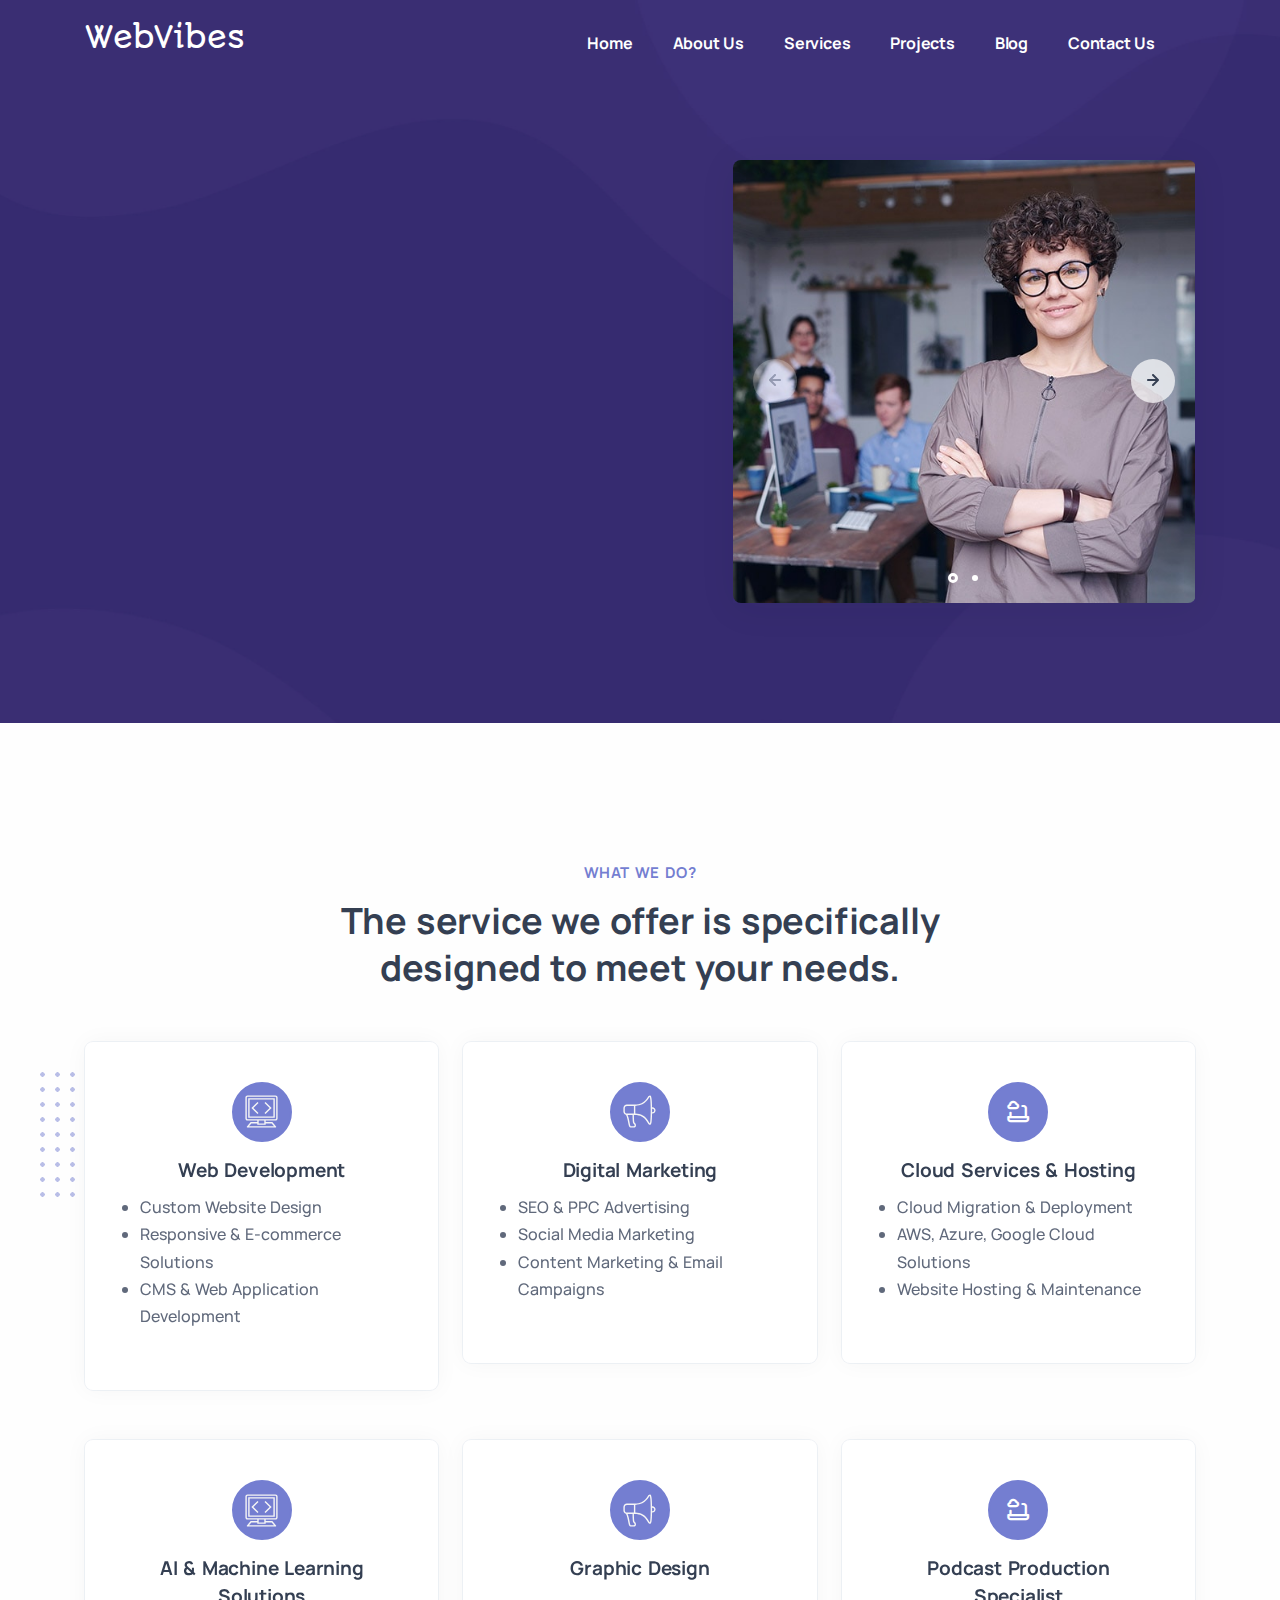
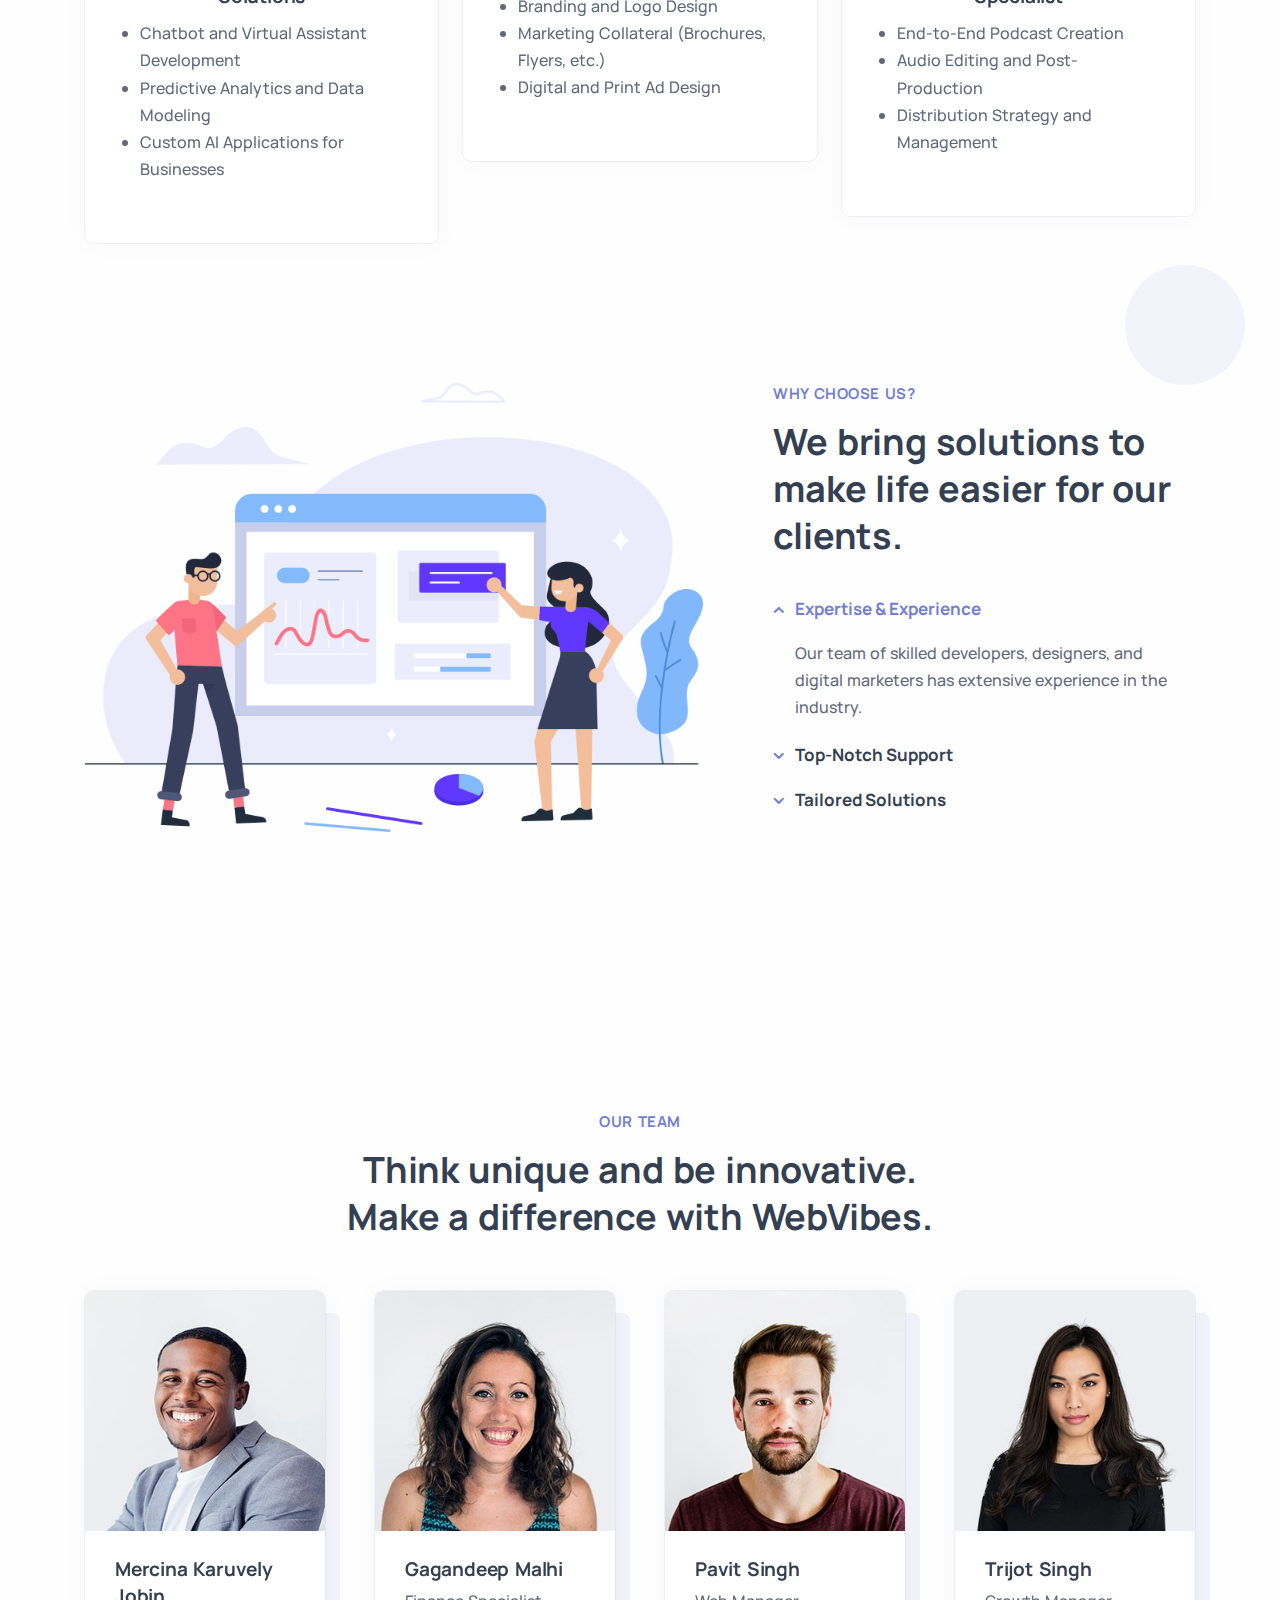
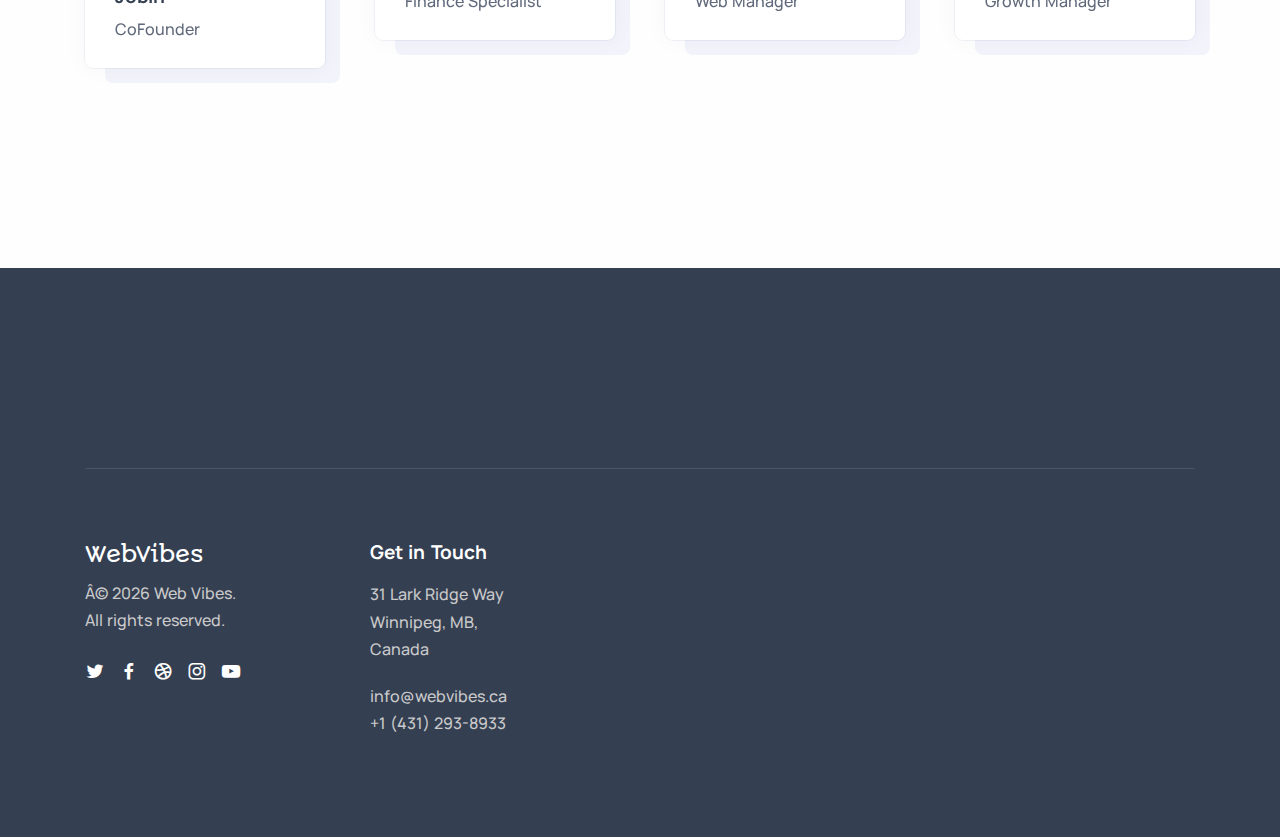
<file: index.html>
<!DOCTYPE html>
<html lang="en">
  <head>
    <meta charset="utf-8" />
    <meta name="viewport" content="width=device-width, initial-scale=1.0" />

    <meta name="author" content="Webvibes" />
    <title>WebVibes - Professional Web Design, Development, & Digital Solution    </title>
    <meta name="description" content="WebVibes is a leading web development and SEO company specializing in professional web design, custom development, and digital marketing solutions to help your business thrive online. Located in Winnipeg, we serve clients across Canada and beyond." />
    <meta name="keywords" content="web development, web design, SEO services, digital solutions, Winnipeg web development, custom web development, online marketing, responsive web design" />

    <link rel="shortcut icon" href="./assets/img/favicon.png" />
    <link rel="stylesheet" href="./assets/css/plugins.css" />
    <link rel="stylesheet" href="./assets/css/style.css" />
    <link rel="stylesheet" href="./assets/css/style1.css" />
    <link rel="stylesheet" href="./assets/css/colors/purple.css" />
    <link rel="preconnect" href="https://fonts.googleapis.com" />
    
    <meta name="viewport" content="width=device-width, initial-scale=1.0" />
    <link rel="canonical" href="https://webvibes.ca/" />
    <meta property="og:title" content="WebVibes - Professional Web Design, Development, & Digital Solutions" />
<meta property="og:description" content="Transform your online presence with WebVibes, offering expert web development, design, and SEO services in Winnipeg and beyond." />
<meta property="og:type" content="website" />
<meta property="og:url" content="https://webvibes.ca/" />
<meta property="og:image" content="https://webvibes.ca/assets/images/webvibes-preview.jpg" />
<link rel="preconnect" href="https://fonts.gstatic.com" crossorigin />
<link
  href="https://fonts.googleapis.com/css2?family=Autour+One&family=Noto+Sans+Hebrew:wght@100..900&display=swap"
  rel="stylesheet"
/>
    <style>
      .autour-one-regular {
        font-family: 'Autour One', system-ui;
        font-weight: 400;
        font-style: normal;
        
      }
      .logo-light{
        color: #fff;
      }
      .logo-dark{
        color: #343f52;
      }
    </style>
  </head>

  <body>
    <div class="content-wrapper">
      <header class="wrapper bg-soft-primary">
        <nav
          class="navbar navbar-expand-lg classic transparent position-absolute navbar-dark"
        >
          <div class="container flex-lg-row flex-nowrap align-items-center">
            <div class="navbar-brand w-100">
              <a href="./index.html"
                ><h1 class="autour-one-regular logo-light">WebVibes</h1>
                <h1 class="autour-one-regular logo-dark">WebVibes</h1></a
              >
            </div>
            <div
              class="navbar-collapse offcanvas offcanvas-nav offcanvas-start"
            >
              <div class="offcanvas-header d-lg-none">
                <h3 class="text-white fs-30 mb-0 autour-one-regular">
                  WebVibes
                </h3>
                <button
                  type="button"
                  class="btn-close btn-close-white"
                  data-bs-dismiss="offcanvas"
                  aria-label="Close"
                ></button>
              </div>
              <div class="offcanvas-body ms-lg-auto d-flex flex-column h-100">
                <ul class="navbar-nav">
                  <li class="nav-item">
                    <a class="nav-link" href="/">Home</a>
                  </li>
                  <li class="nav-item">
                    <a class="nav-link" href="/about.html">About Us</a>
                  </li>
                  <li class="nav-item"></li>
                    <a class="nav-link" href="/services.html">Services</a>
                  </li>
                  <li class="nav-item">
                    <a class="nav-link" href="/projects.html">Projects</a>
                  </li>
                  <li class="nav-item">
                    <a class="nav-link" href="/blog">Blog</a>
                  </li>
                  <li class="nav-item">
                    <a class="nav-link" href="/contact.html">Contact Us</a>
                  </li>
                </ul>
                <!-- /.navbar-nav -->
                <div class="offcanvas-footer d-lg-none">
                  <div>
                    <a href="mailto:first.last@email.com" class="link-inverse"
                      >info@webvibes.ca</a
                    >
                    <br />
                    (431)-293-8933<br />
                    <nav class="nav social social-white mt-4">
                      <a href="#"><i class="uil uil-twitter"></i></a>
                      <a href="#"><i class="uil uil-facebook-f"></i></a>
                      <a href="#"><i class="uil uil-dribbble"></i></a>
                      <a href="#"><i class="uil uil-instagram"></i></a>
                      <a href="#"><i class="uil uil-youtube"></i></a>
                    </nav>
                    <!-- /.social -->
                  </div>
                </div>
                <!-- /.offcanvas-footer -->
              </div>
              <!-- /.offcanvas-body -->
            </div>
            <!-- /.navbar-collapse -->
            <div class="navbar-other ms-lg-4">
              <ul class="navbar-nav flex-row align-items-center ms-auto">
                
                <li class="nav-item d-lg-none">
                  <button class="hamburger offcanvas-nav-btn">
                    <span></span>
                  </button>
                </li>
              </ul>
              <!-- /.navbar-nav -->
            </div>
            <!-- /.navbar-other -->
          </div>
          <!-- /.container -->
        </nav>
        <!-- /.navbar -->
      </header>
      <!-- /header -->
      <section
        class="wrapper image-wrapper bg-image bg-overlay bg-overlay-400 bg-content text-white"
        data-image-src="./assets/img/photos/bg4.jpg"
      >
        <div
          class="container pt-18 pb-16"
          style="z-index: 5; position: relative"
        >
          <div class="row gx-0 gy-12 align-items-center">
            <div
              class="col-md-10 offset-md-1 offset-lg-0 col-lg-6 content text-center text-lg-start"
              data-cues="slideInDown"
              data-group="page-title"
              data-delay="600"
            >
             <h1 class="display-2 mb-5 text-white">
    Tailored web solutions, Build with 
    <span class="highlight">Expertise</span>.
</h1>
<div class="heading-container">
  <p>Transforming Ideas into Digital Success Stories</p>
</div>
              <div
                class="d-flex justify-content-center justify-content-lg-start"
                data-cues="slideInDown"
                data-group="page-title-buttons"
                data-delay="900"
              >
                <!-- <span
                  ><a href="#" class="btn btn-lg btn-white rounded-pill me-2"
                    >Explore Now</a
                  ></span
                > -->
                <span
                  ><a href="#" class="btn btn-lg btn-outline-white rounded-pill"
                    >Let's discuss your Project</a
                  ></span
                >
              </div>
            </div>
            <!--/column -->
            <div class="col-lg-5 offset-lg-1">
              <div
                class="swiper-container dots-over shadow-lg"
                data-margin="5"
                data-nav="true"
                data-dots="true"
              >
                <div class="swiper">
                  <div class="swiper-wrapper">
                    <div class="swiper-slide">
                      <img
                        src="./assets/img/photos/about21.jpg"
                        srcset="./assets/img/photos/about21@2x.jpg 2x"
                        class="rounded"
                        alt=""
                      />
                    </div>
                    <div class="swiper-slide">
                      <img
                        src="./assets/img/photos/about23.jpg"
                        srcset="./assets/img/photos/about23@2x.jpg 2x"
                        class="rounded"
                        alt=""
                      />
                    </div>
                  </div>
                  <!--/.swiper-wrapper -->
                </div>
                <!--/.swiper -->
              </div>
              <!-- /.swiper-container -->
            </div>
            <!-- /column -->
          </div>
          <!-- /.row -->
        </div>
        <!-- /.container -->
      </section>
      <!-- /section -->
      <section class="wrapper bg-light">
        <div class="container  py-md-17">
          <div class="row text-center">
            <div class="col-md-10 offset-md-1 col-lg-8 offset-lg-2">
              <h2 class="fs-15 text-uppercase text-primary mb-3">
                What We Do?
              </h2>
              <h3 class="display-4 mb-10 px-xl-10">
                The service we offer is specifically designed to meet your
                needs.
              </h3>
            </div>
            <!-- /column -->
          </div>
          <!-- /.row -->
          <div class="position-relative mb-14 mb-md-17">
            <div
              class="shape rounded-circle bg-soft-primary rellax w-16 h-16"
              data-rellax-speed="1"
              style="bottom: -0.5rem; right: -2.5rem; z-index: 0"
            ></div>
            <div
              class="shape bg-dot primary rellax w-16 h-17"
              data-rellax-speed="1"
              style="top: -0.5rem; left: -2.5rem; z-index: 0"
            ></div>
            <div class="row gx-md-5 gy-5 text-center">
              <div class="col-md-6 col-xl-4">
                <div class="card">
                  <div class="card-body">
                    <div
                      class="icon btn btn-circle btn-lg btn-primary pe-none mb-3"
                    >

                    <svg xmlns="http://www.w3.org/2000/svg" xmlns:xlink="http://www.w3.org/1999/xlink" viewBox="0,0,256,256" width="35px" height="35px" fill-rule="nonzero"><g fill="#f5f5f5" fill-rule="nonzero" stroke="none" stroke-width="1" stroke-linecap="butt" stroke-linejoin="miter" stroke-miterlimit="10" stroke-dasharray="" stroke-dashoffset="0" font-family="none" font-weight="none" font-size="none" text-anchor="none" style="mix-blend-mode: normal"><g transform="scale(5.12,5.12)"><path d="M5,2c-1.64453,0 -3,1.35547 -3,3v30c0,1.64453 1.35547,3 3,3h14v2h-9c-0.03125,0 -0.0625,0 -0.09375,0c-0.26953,0.02734 -0.51953,0.16016 -0.6875,0.375l-5,6c-0.24219,0.30078 -0.28906,0.71094 -0.12109,1.05859c0.16797,0.34766 0.51953,0.56641 0.90234,0.56641h40c0.38281,0 0.73438,-0.21875 0.90234,-0.56641c0.16797,-0.34766 0.12109,-0.75781 -0.12109,-1.05859l-5,-6c-0.19141,-0.23828 -0.47656,-0.375 -0.78125,-0.375h-9v-2h14c1.64453,0 3,-1.35547 3,-3v-30c0,-1.64453 -1.35547,-3 -3,-3zM5,4h40c0.55469,0 1,0.44531 1,1v30c0,0.55469 -0.44531,1 -1,1h-40c-0.55469,0 -1,-0.44531 -1,-1v-30c0,-0.55469 0.44531,-1 1,-1zM6,6v28h38v-28zM8,8h34v24h-34zM19.28125,11.28125l-8,8l-0.6875,0.71875l0.6875,0.71875l8,8l1.4375,-1.4375l-7.28125,-7.28125l7.28125,-7.28125zM30.71875,11.28125l-1.4375,1.4375l7.28125,7.28125l-7.28125,7.28125l1.4375,1.4375l8,-8l0.6875,-0.71875l-0.6875,-0.71875zM21,38h8v4h-8zM10.46875,42h8.53125v2h12v-2h8.53125l3.34375,4h-35.75z"></path></g></g></svg>                    </div>
                    <h4>Web Development</h4>
                    <p class="mb-2">
                      <ul class="ps-3 text-start">
                        <li>
                          Custom Website Design
                        </li>
                        <li>
                          Responsive & E-commerce Solutions
                        </li>
                        <li>
                          CMS & Web Application Development
                        </li>
                      </ul>
                    </p>
                    <!-- <a href="#" class="more hover link-primary">Learn More</a> -->
                  </div>
                  <!--/.card-body -->
                </div>
                <!--/.card -->
              </div>
              <!--/column -->
              <div class="col-md-6 col-xl-4">
                <div class="card">
                  <div class="card-body">
                    <div
                      class="icon btn btn-circle btn-lg btn-primary pe-none mb-3"
                    >
                      <svg version="1.1" xmlns="http://www.w3.org/2000/svg" xmlns:xlink="http://www.w3.org/1999/xlink" width="35px" height="35px" viewBox="0,0,256,256"><g fill="#f5f5f5" fill-rule="nonzero" stroke="none" stroke-width="1" stroke-linecap="butt" stroke-linejoin="miter" stroke-miterlimit="10" stroke-dasharray="" stroke-dashoffset="0" font-family="none" font-weight="none" font-size="none" text-anchor="none" style="mix-blend-mode: normal"><g transform="scale(5.12,5.12)"><path d="M39.85156,2c-0.27734,0.00391 -0.54297,0.125 -0.72656,0.33203c-0.38672,0.15234 -0.81641,0.23047 -1.09766,0.50391c-0.47266,0.44922 -0.875,1 -1.30859,1.62891c-0.85937,1.25391 -1.82422,2.82031 -3.20312,4.37109c-2.75391,3.09766 -7.0625,6.16406 -15.51562,6.16406c-0.03906,0 -0.07422,0 -0.11328,0.00391h-10.88672c-2.74609,0 -4.99219,2.25 -4.99219,4.99609v5c0,2.12109 1.34766,3.93359 3.22656,4.65234c0.05469,0.0625 0.11719,0.11719 0.1875,0.16406c0.32813,0.23047 1.19922,1.79688 1.91406,4.37109c0.71094,2.57813 1.4375,6.14453 2.26953,10.48828c0.16016,0.83594 0.4375,1.67578 1.08594,2.32422c0.64844,0.65234 1.61328,1 2.75391,1h3.33594c0.92188,0 1.75781,-0.17969 2.375,-0.75c0.62109,-0.56641 0.84375,-1.40625 0.84375,-2.25c0,-1.75781 -1.04687,-2.96875 -2.20703,-4.125c0.18359,0.18359 -0.07031,-0.15625 -0.19141,-0.73437c-0.12109,-0.58203 -0.23047,-1.42187 -0.32031,-2.47266c-0.16406,-1.89062 -0.24609,-4.55078 -0.26562,-7.67187h0.8125c0.10156,0.01563 0.20313,0.01563 0.30469,0.00391c0.01172,0 0.02344,0 0.03516,0c8.48828,0 12.75781,3.28906 15.49609,6.63281c1.36719,1.67188 2.32422,3.36719 3.17969,4.71484c0.42578,0.67578 0.82031,1.26563 1.29297,1.75c0.47266,0.48438 1.09766,0.90234 1.86328,0.90234h0.07422c0.39063,0 0.78516,-0.20703 1.03125,-0.45312c0.24219,-0.25 0.39844,-0.53516 0.53516,-0.875c0.28125,-0.67969 0.49609,-1.625 0.69141,-3.09375c0.30859,-2.30859 0.53906,-5.97266 0.625,-11.57812h0.49609c2.30469,0 4.20703,-1.75 4.42188,-4.02734c0.05078,-0.12109 0.07813,-0.25391 0.07813,-0.38672c0,-2.47266 -1.99609,-4.58594 -4.5,-4.58594h-0.49609c-0.08984,-6.15234 -0.37109,-10.16016 -0.75,-12.60156c-0.22656,-1.47266 -0.46875,-2.42187 -0.77344,-3.10156c-0.15234,-0.33594 -0.31641,-0.61719 -0.5625,-0.85937c-0.24609,-0.23828 -0.625,-0.4375 -1.01953,-0.4375zM39.61328,4.14844c0.17578,0.39063 0.41016,1.19531 0.62109,2.55469c0.42188,2.75781 0.76563,7.72656 0.76563,16.29688c0,8.57422 -0.28125,13.55078 -0.65234,16.3125c-0.17969,1.35938 -0.38672,2.15625 -0.54687,2.55078c-0.06641,-0.03516 -0.08203,-0.01172 -0.23437,-0.16406c-0.27344,-0.28125 -0.63281,-0.78516 -1.03516,-1.42187c-0.80859,-1.27734 -1.82422,-3.08203 -3.32031,-4.91016c-2.90234,-3.54297 -7.71875,-7.125 -16.21484,-7.34766v-11.04297c8.32422,-0.24609 13.10547,-3.53906 16.01563,-6.8125c1.51172,-1.70312 2.54297,-3.38281 3.35938,-4.56641c0.40625,-0.58984 0.76172,-1.05469 1.03516,-1.31641c0.125,-0.12109 0.14063,-0.09375 0.20703,-0.13281zM7,16.99609h10.00391v11.00781h-0.8125c-0.06641,-0.01172 -0.13672,-0.01953 -0.20703,-0.01953c-0.05859,0.00391 -0.12109,0.00781 -0.17578,0.01953h-8.80859c-1.67187,0 -3.00781,-1.33203 -3.00781,-3.00391v-5c0,-1.67187 1.33594,-3.00391 3.00781,-3.00391zM42.98047,21h0.47266c1.36328,0 2.5,1.19531 2.5,2.58594c0,1.39063 -1.07812,2.41406 -2.5,2.41406h-0.48047c0.01172,-0.99609 0.02734,-1.88672 0.02734,-3c0,-0.74219 -0.01562,-1.3125 -0.01953,-2zM8.00781,29.99609h7.00781c0.01563,3.16016 0.10156,5.85938 0.26953,7.83984c0.09375,1.10156 0.21094,2 0.35938,2.71094c0.14844,0.71094 0.20313,1.21094 0.73438,1.74219c1.10938,1.10547 1.62109,1.70313 1.62109,2.71094c0,0.53125 -0.10156,0.69141 -0.19531,0.77734c-0.09375,0.08594 -0.36719,0.22266 -1.02344,0.22266h-3.33594c-0.78125,0 -1.10156,-0.17187 -1.33594,-0.40625c-0.23047,-0.23437 -0.41797,-0.65234 -0.53906,-1.29297c-0.83203,-4.35937 -1.5625,-7.94922 -2.30859,-10.64453c-0.41406,-1.48828 -0.78125,-2.70312 -1.25391,-3.66016z"></path></g></g></svg>
                    </div>
                    <h4>Digital Marketing</h4>
                    <p class="mb-2">
                      <ul class="ps-3 text-start">
                        <li>SEO & PPC Advertising</li>
                        <li>Social Media Marketing<br></li>
                        <li>Content Marketing & Email Campaigns</li>
                        
                      </ul>
                    </p>
                    <!-- <a href="#" class="more hover link-primary">Learn More</a> -->
                  </div>
                  <!--/.card-body -->
                </div>
                <!--/.card -->
              </div>
              <!--/column -->
              <div class="col-md-6 col-xl-4">
                <div class="card">
                  <div class="card-body">
                    <div
                      class="icon btn btn-circle btn-lg btn-primary pe-none mb-3"
                    >
                      <i class="uil uil-laptop-cloud"></i>
                    </div>
                    <h4>Cloud Services & Hosting</h4>
                    <p class="mb-2">
                      <ul class="ps-3 text-start">
                        <li>Cloud Migration & Deployment</li>
                        <li>AWS, Azure, Google Cloud Solutions</li>
                        <li>Website Hosting & Maintenance</li>
                      </ul>
                    </p>
                    <!-- <a href="#" class="more hover link-primary">Learn More</a> -->
                  </div>
                  <!--/.card-body -->
                </div>
                <!--/.card -->
              </div>
              <!--/column -->
              
            </div>
            <!--/.row -->
            <div class="row gx-md-5 gy-5 text-center mt-5">
              <div class="col-md-6 col-xl-4">
                <div class="card">
                  <div class="card-body">
                    <div
                      class="icon btn btn-circle btn-lg btn-primary pe-none mb-3"
                    >

                    <svg xmlns="http://www.w3.org/2000/svg" xmlns:xlink="http://www.w3.org/1999/xlink" viewBox="0,0,256,256" width="35px" height="35px" fill-rule="nonzero"><g fill="#f5f5f5" fill-rule="nonzero" stroke="none" stroke-width="1" stroke-linecap="butt" stroke-linejoin="miter" stroke-miterlimit="10" stroke-dasharray="" stroke-dashoffset="0" font-family="none" font-weight="none" font-size="none" text-anchor="none" style="mix-blend-mode: normal"><g transform="scale(5.12,5.12)"><path d="M5,2c-1.64453,0 -3,1.35547 -3,3v30c0,1.64453 1.35547,3 3,3h14v2h-9c-0.03125,0 -0.0625,0 -0.09375,0c-0.26953,0.02734 -0.51953,0.16016 -0.6875,0.375l-5,6c-0.24219,0.30078 -0.28906,0.71094 -0.12109,1.05859c0.16797,0.34766 0.51953,0.56641 0.90234,0.56641h40c0.38281,0 0.73438,-0.21875 0.90234,-0.56641c0.16797,-0.34766 0.12109,-0.75781 -0.12109,-1.05859l-5,-6c-0.19141,-0.23828 -0.47656,-0.375 -0.78125,-0.375h-9v-2h14c1.64453,0 3,-1.35547 3,-3v-30c0,-1.64453 -1.35547,-3 -3,-3zM5,4h40c0.55469,0 1,0.44531 1,1v30c0,0.55469 -0.44531,1 -1,1h-40c-0.55469,0 -1,-0.44531 -1,-1v-30c0,-0.55469 0.44531,-1 1,-1zM6,6v28h38v-28zM8,8h34v24h-34zM19.28125,11.28125l-8,8l-0.6875,0.71875l0.6875,0.71875l8,8l1.4375,-1.4375l-7.28125,-7.28125l7.28125,-7.28125zM30.71875,11.28125l-1.4375,1.4375l7.28125,7.28125l-7.28125,7.28125l1.4375,1.4375l8,-8l0.6875,-0.71875l-0.6875,-0.71875zM21,38h8v4h-8zM10.46875,42h8.53125v2h12v-2h8.53125l3.34375,4h-35.75z"></path></g></g></svg>                    </div>
                    <h4>AI & Machine Learning Solutions</h4>
                    <p class="mb-2">
                      <ul class="ps-3 text-start">
                        <li>
                          Chatbot and Virtual Assistant Development
                        </li>
                        <li>
                          Predictive Analytics and Data Modeling
                        </li>
                        <li>
                          Custom AI Applications for Businesses
                        </li>
                      </ul>
                    </p>
                    <!-- <a href="#" class="more hover link-primary">Learn More</a> -->
                  </div>
                  <!--/.card-body -->
                </div>
                <!--/.card -->
              </div>
              <!--/column -->
              <div class="col-md-6 col-xl-4">
                <div class="card">
                  <div class="card-body">
                    <div
                      class="icon btn btn-circle btn-lg btn-primary pe-none mb-3"
                    >
                      <svg version="1.1" xmlns="http://www.w3.org/2000/svg" xmlns:xlink="http://www.w3.org/1999/xlink" width="35px" height="35px" viewBox="0,0,256,256"><g fill="#f5f5f5" fill-rule="nonzero" stroke="none" stroke-width="1" stroke-linecap="butt" stroke-linejoin="miter" stroke-miterlimit="10" stroke-dasharray="" stroke-dashoffset="0" font-family="none" font-weight="none" font-size="none" text-anchor="none" style="mix-blend-mode: normal"><g transform="scale(5.12,5.12)"><path d="M39.85156,2c-0.27734,0.00391 -0.54297,0.125 -0.72656,0.33203c-0.38672,0.15234 -0.81641,0.23047 -1.09766,0.50391c-0.47266,0.44922 -0.875,1 -1.30859,1.62891c-0.85937,1.25391 -1.82422,2.82031 -3.20312,4.37109c-2.75391,3.09766 -7.0625,6.16406 -15.51562,6.16406c-0.03906,0 -0.07422,0 -0.11328,0.00391h-10.88672c-2.74609,0 -4.99219,2.25 -4.99219,4.99609v5c0,2.12109 1.34766,3.93359 3.22656,4.65234c0.05469,0.0625 0.11719,0.11719 0.1875,0.16406c0.32813,0.23047 1.19922,1.79688 1.91406,4.37109c0.71094,2.57813 1.4375,6.14453 2.26953,10.48828c0.16016,0.83594 0.4375,1.67578 1.08594,2.32422c0.64844,0.65234 1.61328,1 2.75391,1h3.33594c0.92188,0 1.75781,-0.17969 2.375,-0.75c0.62109,-0.56641 0.84375,-1.40625 0.84375,-2.25c0,-1.75781 -1.04687,-2.96875 -2.20703,-4.125c0.18359,0.18359 -0.07031,-0.15625 -0.19141,-0.73437c-0.12109,-0.58203 -0.23047,-1.42187 -0.32031,-2.47266c-0.16406,-1.89062 -0.24609,-4.55078 -0.26562,-7.67187h0.8125c0.10156,0.01563 0.20313,0.01563 0.30469,0.00391c0.01172,0 0.02344,0 0.03516,0c8.48828,0 12.75781,3.28906 15.49609,6.63281c1.36719,1.67188 2.32422,3.36719 3.17969,4.71484c0.42578,0.67578 0.82031,1.26563 1.29297,1.75c0.47266,0.48438 1.09766,0.90234 1.86328,0.90234h0.07422c0.39063,0 0.78516,-0.20703 1.03125,-0.45312c0.24219,-0.25 0.39844,-0.53516 0.53516,-0.875c0.28125,-0.67969 0.49609,-1.625 0.69141,-3.09375c0.30859,-2.30859 0.53906,-5.97266 0.625,-11.57812h0.49609c2.30469,0 4.20703,-1.75 4.42188,-4.02734c0.05078,-0.12109 0.07813,-0.25391 0.07813,-0.38672c0,-2.47266 -1.99609,-4.58594 -4.5,-4.58594h-0.49609c-0.08984,-6.15234 -0.37109,-10.16016 -0.75,-12.60156c-0.22656,-1.47266 -0.46875,-2.42187 -0.77344,-3.10156c-0.15234,-0.33594 -0.31641,-0.61719 -0.5625,-0.85937c-0.24609,-0.23828 -0.625,-0.4375 -1.01953,-0.4375zM39.61328,4.14844c0.17578,0.39063 0.41016,1.19531 0.62109,2.55469c0.42188,2.75781 0.76563,7.72656 0.76563,16.29688c0,8.57422 -0.28125,13.55078 -0.65234,16.3125c-0.17969,1.35938 -0.38672,2.15625 -0.54687,2.55078c-0.06641,-0.03516 -0.08203,-0.01172 -0.23437,-0.16406c-0.27344,-0.28125 -0.63281,-0.78516 -1.03516,-1.42187c-0.80859,-1.27734 -1.82422,-3.08203 -3.32031,-4.91016c-2.90234,-3.54297 -7.71875,-7.125 -16.21484,-7.34766v-11.04297c8.32422,-0.24609 13.10547,-3.53906 16.01563,-6.8125c1.51172,-1.70312 2.54297,-3.38281 3.35938,-4.56641c0.40625,-0.58984 0.76172,-1.05469 1.03516,-1.31641c0.125,-0.12109 0.14063,-0.09375 0.20703,-0.13281zM7,16.99609h10.00391v11.00781h-0.8125c-0.06641,-0.01172 -0.13672,-0.01953 -0.20703,-0.01953c-0.05859,0.00391 -0.12109,0.00781 -0.17578,0.01953h-8.80859c-1.67187,0 -3.00781,-1.33203 -3.00781,-3.00391v-5c0,-1.67187 1.33594,-3.00391 3.00781,-3.00391zM42.98047,21h0.47266c1.36328,0 2.5,1.19531 2.5,2.58594c0,1.39063 -1.07812,2.41406 -2.5,2.41406h-0.48047c0.01172,-0.99609 0.02734,-1.88672 0.02734,-3c0,-0.74219 -0.01562,-1.3125 -0.01953,-2zM8.00781,29.99609h7.00781c0.01563,3.16016 0.10156,5.85938 0.26953,7.83984c0.09375,1.10156 0.21094,2 0.35938,2.71094c0.14844,0.71094 0.20313,1.21094 0.73438,1.74219c1.10938,1.10547 1.62109,1.70313 1.62109,2.71094c0,0.53125 -0.10156,0.69141 -0.19531,0.77734c-0.09375,0.08594 -0.36719,0.22266 -1.02344,0.22266h-3.33594c-0.78125,0 -1.10156,-0.17187 -1.33594,-0.40625c-0.23047,-0.23437 -0.41797,-0.65234 -0.53906,-1.29297c-0.83203,-4.35937 -1.5625,-7.94922 -2.30859,-10.64453c-0.41406,-1.48828 -0.78125,-2.70312 -1.25391,-3.66016z"></path></g></g></svg>
                    </div>
                    <h4>Graphic Design</h4>
                    <p class="mb-2">
                      <ul class="ps-3 text-start">
                        <li>Branding and Logo Design</li>
                        <li>Marketing Collateral (Brochures, Flyers, etc.)<br></li>
                        <li>Digital and Print Ad Design</li>
                        
                      </ul>
                    </p>
                    <!-- <a href="#" class="more hover link-primary">Learn More</a> -->
                  </div>
                  <!--/.card-body -->
                </div>
                <!--/.card -->
              </div>
              <!--/column -->
              <div class="col-md-6 col-xl-4">
                <div class="card">
                  <div class="card-body">
                    <div
                      class="icon btn btn-circle btn-lg btn-primary pe-none mb-3"
                    >
                      <i class="uil uil-laptop-cloud"></i>
                    </div>
                    <h4>Podcast Production Specialist</h4>
                    <p class="mb-2">
                      <ul class="ps-3 text-start">
                        <li>End-to-End Podcast Creation
                        </li>
                        <li>Audio Editing and Post-Production</li>
                        <li>Distribution Strategy and Management
                        </li>
                      </ul>
                    </p>
                    <!-- <a href="#" class="more hover link-primary">Learn More</a> -->
                  </div>
                  <!--/.card-body -->
                </div>
                <!--/.card -->
              </div>
              <!--/column -->
              
            </div>
            <!--/.row -->
          </div>
          <!-- /.position-relative -->
          <div
            class="row gx-lg-8 gx-xl-12 gy-10 align-items-center mb-14 mb-md-17"
          >
            <div class="col-lg-7">
              <figure>
                <img
                  class="w-auto"
                  src="./assets/img/illustrations/i11.png"
                  srcset="./assets/img/illustrations/i11@2x.png 2x"
                  alt=""
                />
              </figure>
            </div>
            <!--/column -->
            <div class="col-lg-5">
              <h2 class="fs-15 text-uppercase text-primary mb-3">
                Why Choose Us?
              </h2>
              <h3 class="display-4 mb-7">
                We bring solutions to make life easier for our clients.
              </h3>
              <div class="accordion accordion-wrapper" id="accordionExample">
                <div class="card plain accordion-item">
                  <div class="card-header" id="headingOne">
                    <button
                      class="accordion-button"
                      data-bs-toggle="collapse"
                      data-bs-target="#collapseOne"
                      aria-expanded="true"
                      aria-controls="collapseOne"
                    >
                    Expertise & Experience
                    </button>
                  </div>
                  <!--/.card-header -->
                  <div
                    id="collapseOne"
                    class="accordion-collapse collapse show"
                    aria-labelledby="headingOne"
                    data-bs-parent="#accordionExample"
                  >
                    <div class="card-body">
                      <p>
                        Our team of skilled developers, designers, and digital marketers has extensive experience in the industry.
                      </p>
                    </div>
                    <!--/.card-body -->
                  </div>
                  <!--/.accordion-collapse -->
                </div>
                <!--/.accordion-item -->
                <div class="card plain accordion-item">
                  <div class="card-header" id="headingTwo">
                    <button
                      class="collapsed"
                      data-bs-toggle="collapse"
                      data-bs-target="#collapseTwo"
                      aria-expanded="false"
                      aria-controls="collapseTwo"
                    >
                      Top-Notch Support
                    </button>
                  </div>
                  <!--/.card-header -->
                  <div
                    id="collapseTwo"
                    class="accordion-collapse collapse"
                    aria-labelledby="headingTwo"
                    data-bs-parent="#accordionExample"
                  >
                    <div class="card-body">
                      <p>
                        We offer ongoing support and maintenance to keep your digital platforms running smoothly
                      </p>
                    </div>
                    <!--/.card-body -->
                  </div>
                  <!--/.accordion-collapse -->
                </div>
                <!--/.accordion-item -->
                <div class="card plain accordion-item">
                  <div class="card-header" id="headingThree">
                    <button
                      class="collapsed"
                      data-bs-toggle="collapse"
                      data-bs-target="#collapseThree"
                      aria-expanded="false"
                      aria-controls="collapseThree"
                    >
                    Tailored Solutions
                    </button>
                  </div>
                  <!--/.card-header -->
                  <div
                    id="collapseThree"
                    class="accordion-collapse collapse"
                    aria-labelledby="headingThree"
                    data-bs-parent="#accordionExample"
                  >
                    <div class="card-body">
                      <p>
                        We take the time to understand your specific needs and goals, delivering customized solutions.
                      </p>
                    </div>
                    <!--/.card-body -->
                  </div>
                  <!--/.accordion-collapse -->
                </div>
                <!--/.accordion-item -->
              </div>
              <!--/.accordion -->
            </div>
            <!--/column -->
          </div>
         
          <!--/.row -->
        </div>
        <!-- /.container -->
      </section>
      <!-- /section -->
      <section class="wrapper bg-light">
        <div class="container">
         
          <div class="row mb-3">
            <div
              class="col-md-10 col-lg-12 col-xl-10 col-xxl-9 mx-auto text-center"
            >
              <h2 class="fs-15 text-uppercase text-primary mb-3">Our Team</h2>
              <h3 class="display-4 mb-7 px-lg-19 px-xl-18">
                Think unique and be innovative. Make a difference with WebVibes.
              </h3>
            </div>
            <!--/column -->
          </div>
          <!--/.row -->
          <div class="row grid-view gx-md-8 gx-xl-10 gy-8 gy-lg-0 mb-md-20">
            <div class="col-md-6 col-lg-3">
              <div class="position-relative">
                <div
                  class="shape rounded bg-soft-primary rellax d-md-block"
                  data-rellax-speed="0"
                  style="
                    bottom: -0.75rem;
                    right: -0.75rem;
                    width: 98%;
                    height: 98%;
                    z-index: 0;
                  "
                ></div>
                <div class="card">
                  <figure class="card-img-top">
                    <img
                      class="img-fluid"
                      src="./assets/img/avatars/t1.jpg"
                      srcset="./assets/img/avatars/t1@2x.jpg 2x"
                      alt=""
                    />
                  </figure>
                  <div class="card-body px-6 py-5">
                    <h4 class="mb-1">Mercina Karuvely Jobin</h4>
                    <p class="mb-0">CoFounder</p>
                      
                  </div>
                  <!--/.card-body -->
                </div>
                <!-- /.card -->
              </div>
              <!-- /div -->
            </div>
            <!--/column -->
            <div class="col-md-6 col-lg-3">
              <div class="position-relative">
                <div
                  class="shape rounded bg-soft-primary rellax d-md-block"
                  data-rellax-speed="0"
                  style="
                    bottom: -0.75rem;
                    right: -0.75rem;
                    width: 98%;
                    height: 98%;
                    z-index: 0;
                  "
                ></div>
                <div class="card">
                  <figure class="card-img-top">
                    <img
                      class="img-fluid"
                      src="./assets/img/avatars/t2.jpg"
                      srcset="./assets/img/avatars/t2@2x.jpg 2x"
                      alt=""
                    />
                  </figure>
                  <div class="card-body px-6 py-5">
                    <h4 class="mb-1">Gagandeep Malhi</h4>
                    <p class="mb-0">Finance Specialist</p>
                  </div>
                  <!--/.card-body -->
                </div>
                <!-- /.card -->
              </div>
              <!-- /div -->
            </div>
            <!--/column -->
            <div class="col-md-6 col-lg-3">
              <div class="position-relative">
                <div
                  class="shape rounded bg-soft-primary rellax d-md-block"
                  data-rellax-speed="0"
                  style="
                    bottom: -0.75rem;
                    right: -0.75rem;
                    width: 98%;
                    height: 98%;
                    z-index: 0;
                  "
                ></div>
                <div class="card">
                  <figure class="card-img-top">
                    <img
                      class="img-fluid"
                      src="./assets/img/avatars/t3.jpg"
                      srcset="./assets/img/avatars/t3@2x.jpg 2x"
                      alt=""
                    />
                  </figure>
                  <div class="card-body px-6 py-5">
                    <h4 class="mb-1">Pavit Singh</h4>
                    <p class="mb-0">Web Manager</p>
                  </div>
                  <!--/.card-body -->
                </div>
                <!-- /.card -->
              </div>
              <!-- /div -->
            </div>
            <!--/column -->
            <div class="col-md-6 col-lg-3">
              <div class="position-relative">
                <div
                  class="shape rounded bg-soft-primary rellax d-md-block"
                  data-rellax-speed="0"
                  style="
                    bottom: -0.75rem;
                    right: -0.75rem;
                    width: 98%;
                    height: 98%;
                    z-index: 0;
                  "
                ></div>
                <div class="card">
                  <figure class="card-img-top">
                    <img
                      class="img-fluid"
                      src="./assets/img/avatars/t4.jpg"
                      srcset="./assets/img/avatars/t4@2x.jpg 2x"
                      alt=""
                    />
                  </figure>
                  <div class="card-body px-6 py-5">
                    <h4 class="mb-1">Trijot Singh</h4>
                    <p class="mb-0">Growth Manager</p>
                  </div>
                  <!--/.card-body -->
                </div>
                <!-- /.card -->
              </div>
              <!-- /div -->
            </div>
            <!--/column -->
          </div>
          <!--/.row -->
        </div>
        <!-- /.container -->
      </section>
      <!-- /section -->
      
    </div>
    <!-- /.content-wrapper -->
    <footer class="bg-navy text-inverse">
      <div class="container pt-15 pt-md-17 pb-13 pb-md-15">
        <hr class="mt-11 mb-12" />
        <div class="row gy-6 gy-lg-0">
          <div class="col-md-4 col-lg-3">
            <div class="widget">
              <h3 class="autour-one-regular logo-light">WebVibes</h3>
              <p class="mb-4">
                Â© <span id="currentYear"></span> Web Vibes. <br class="d-none d-lg-block" />All rights reserved.
            </p>
            
           
              <nav class="nav social social-white">
                <a href="#"><i class="uil uil-twitter"></i></a>
                <a href="#"><i class="uil uil-facebook-f"></i></a>
                <a href="#"><i class="uil uil-dribbble"></i></a>
                <a href="#"><i class="uil uil-instagram"></i></a>
                <a href="#"><i class="uil uil-youtube"></i></a>
              </nav>
              <!-- /.social -->
            </div>
            <!-- /.widget -->
          </div>
          <!-- /column -->
          <div class="col-md-4 col-lg-3">
            <div class="widget">
              <h4 class="widget-title text-white mb-3">Get in Touch</h4>
              <address class="pe-xl-15 pe-xxl-17">31 Lark Ridge Way<br />Winnipeg, MB, Canada</address>
              <a href="mailto:info@webvibes.ca">info@webvibes.ca</a><br />
              +1 (431) 293-8933
            </div>
            <!-- /.widget -->
          </div>
          <!-- /column -->
          <div class="col-md-4 col-lg-3">
            <!-- <div class="widget">
              <h4 class="widget-title text-white mb-3">Learn More</h4>
              <ul class="list-unstyled mb-0">
                <li><a href="#">About Us</a></li>
                <li><a href="#">Our Story</a></li>
                <li><a href="#">Projects</a></li>
                <li><a href="#">Terms of Use</a></li>
                <li><a href="#">Privacy Policy</a></li>
              </ul>
            </div> -->
            <!-- /.widget -->
          </div>
          <!-- /column -->
          <div class="col-md-12 col-lg-3">
            <!--<div class="widget">
              <h4 class="widget-title text-white mb-3">Our Newsletter</h4>
              <p class="mb-5">
                Subscribe to our newsletter to get our news & deals delivered to
                you.
              </p>
              <div class="newsletter-wrapper">
                <div id="mc_embed_signup2">
                  <form
                    action=""
                    method="post"
                    id="mc-embedded-subscribe-form2"
                    name="mc-embedded-subscribe-form"
                    class="validate dark-fields"
                    target="_blank"
                    novalidate
                  >
                    <div id="mc_embed_signup_scroll2">
                      <div class="mc-field-group input-group form-floating">
                        <input
                          type="email"
                          value=""
                          name="EMAIL"
                          class="required email form-control"
                          placeholder="Email Address"
                          id="mce-EMAIL2"
                        />
                        <label for="mce-EMAIL2">Email Address</label>
                        <input
                          type="submit"
                          value="Join"
                          name="subscribe"
                          id="mc-embedded-subscribe2"
                          class="btn btn-primary"
                        />
                      </div>
                      <div id="mce-responses2" class="clear">
                        <div
                          class="response"
                          id="mce-error-response2"
                          style="display: none"
                        ></div>
                        <div
                          class="response"
                          id="mce-success-response2"
                          style="display: none"
                        ></div>
                      </div>
                      <div
                        style="position: absolute; left: -5000px"
                        aria-hidden="true"
                      >
                        <input
                          type="text"
                          name="b_ddc180777a163e0f9f66ee014_4b1bcfa0bc"
                          tabindex="-1"
                          value=""
                        />
                      </div>
                      <div class="clear"></div>
                    </div>
                  </form>
                </div>
                
              </div>
              
            </div>-->
          </div>
          <!-- /column -->
        </div>
        <!--/.row -->
      </div>
      <!-- /.container -->
    </footer>
   
    <div class="progress-wrap">
      <svg
        class="progress-circle svg-content"
        width="100%"
        height="100%"
        viewBox="-1 -1 102 102"
      >
        <path d="M50,1 a49,49 0 0,1 0,98 a49,49 0 0,1 0,-98" />
      </svg>
    </div>
    <script src="./assets/js/plugins.js"></script>
    <script src="./assets/js/theme.js"></script>
    <!-- Add this script to load the Google reCAPTCHA -->
<script src="https://www.google.com/recaptcha/api.js" async defer></script>
<script>
  document.querySelector('.newsletter').addEventListener('submit', function (e) {
      const captchaResponse = grecaptcha.getResponse();
      if (captchaResponse.length === 0) {
          e.preventDefault();
          alert("Please complete the CAPTCHA");
      }
  });
</script>
<script>
  // Update the current year dynamically
  document.getElementById("currentYear").textContent = new Date().getFullYear();
</script>
  </body>
</html>
</file>
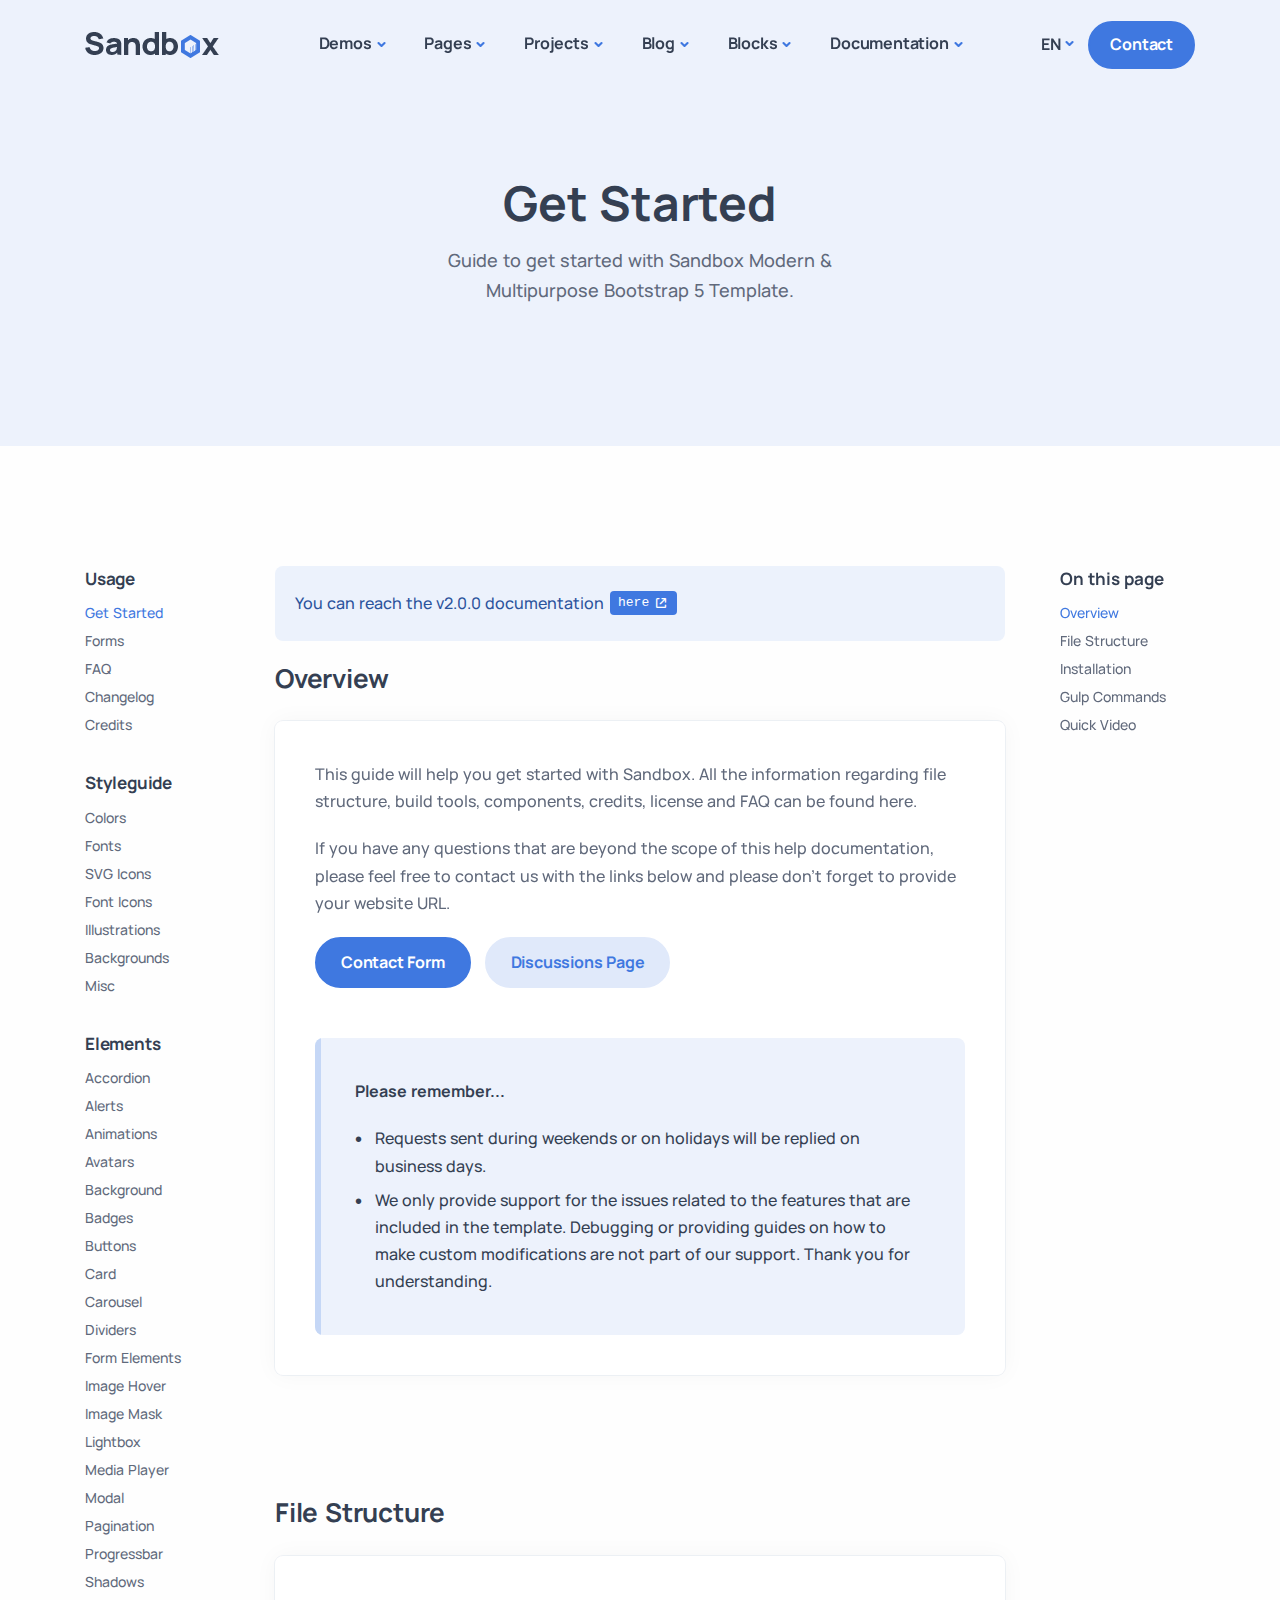
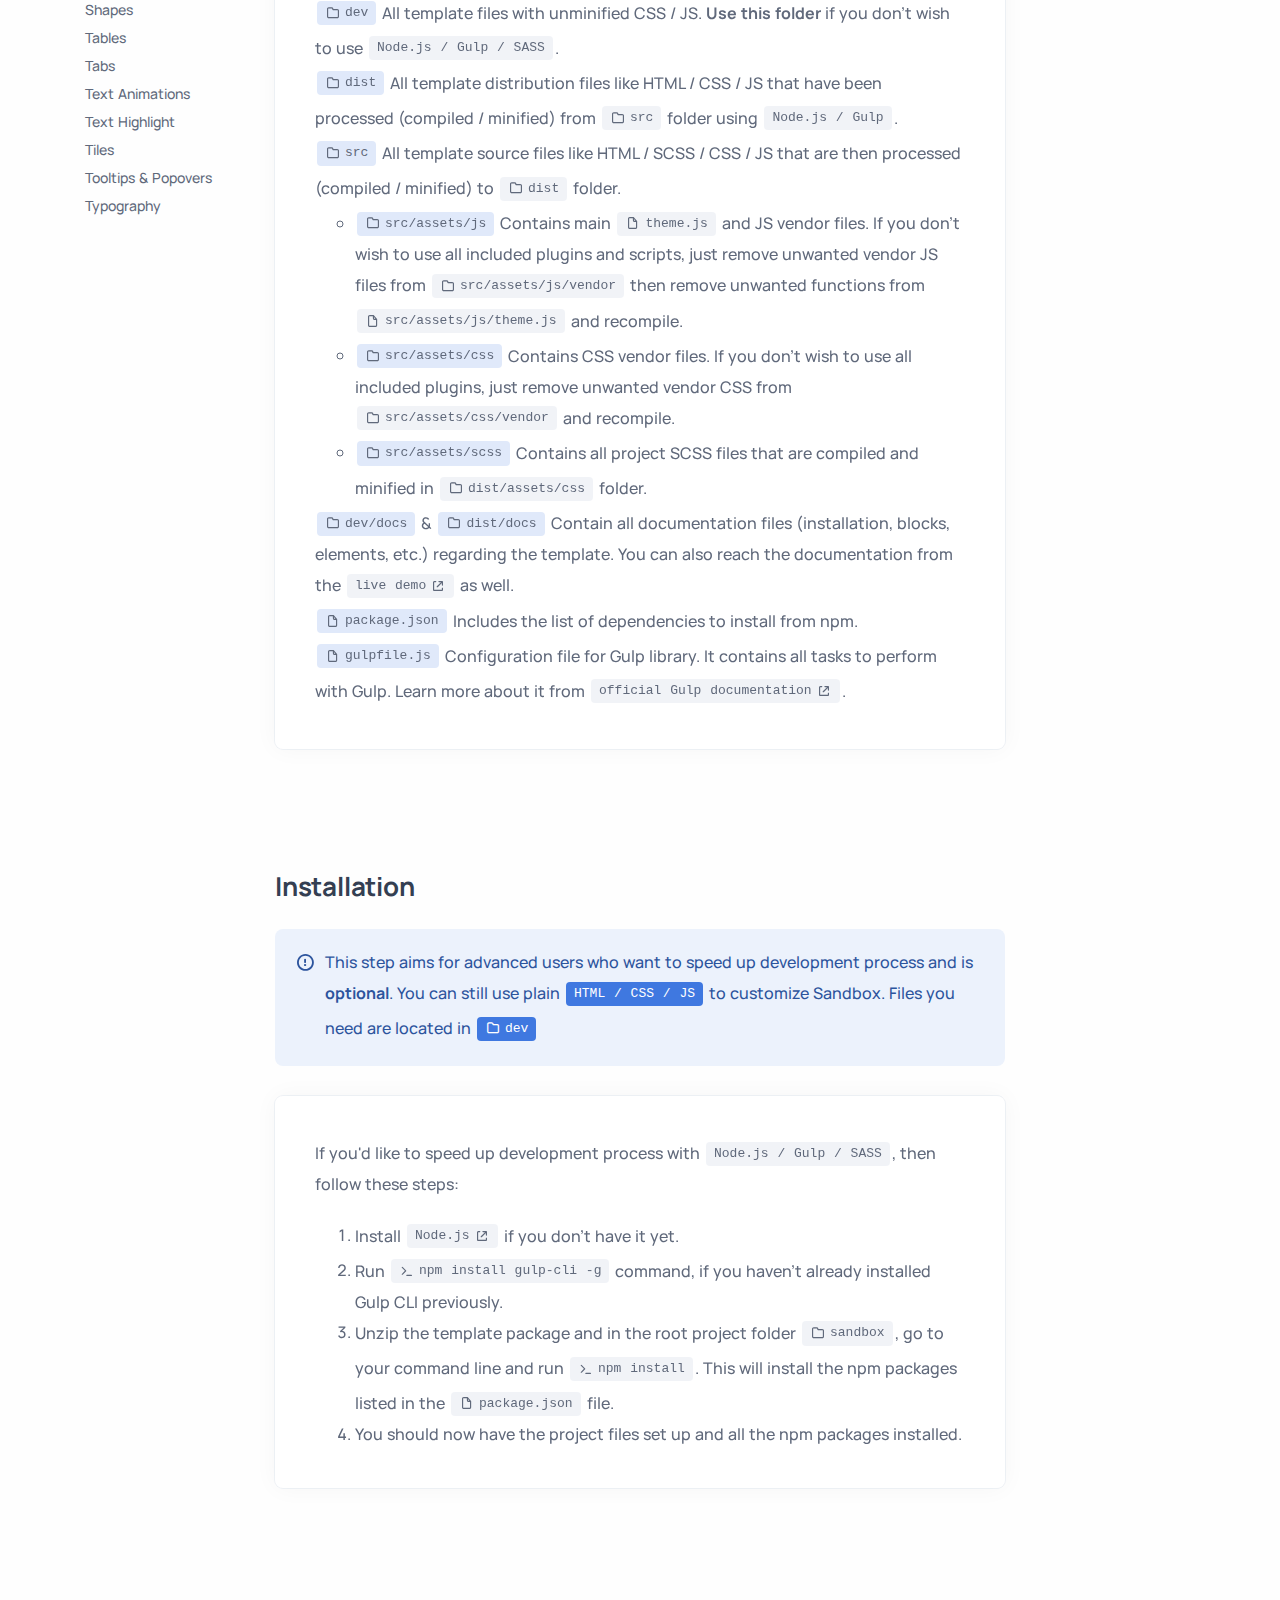
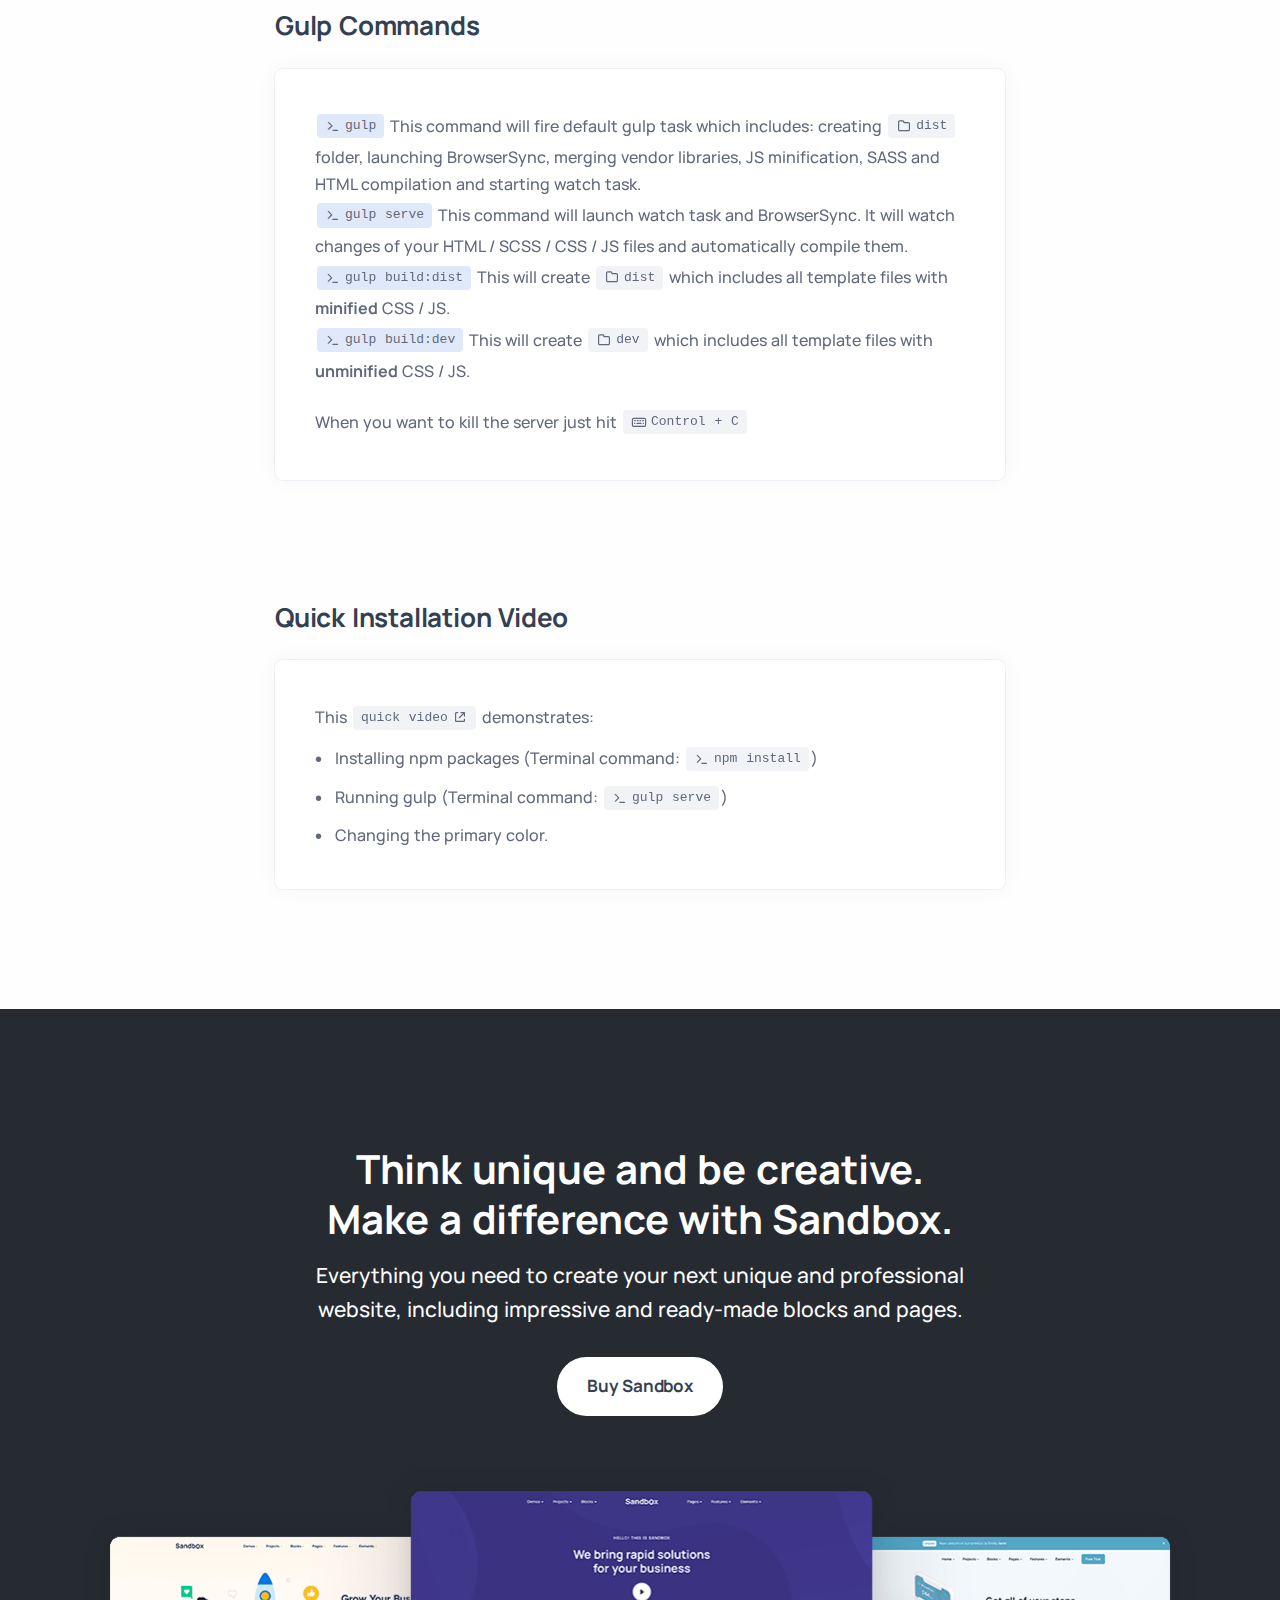
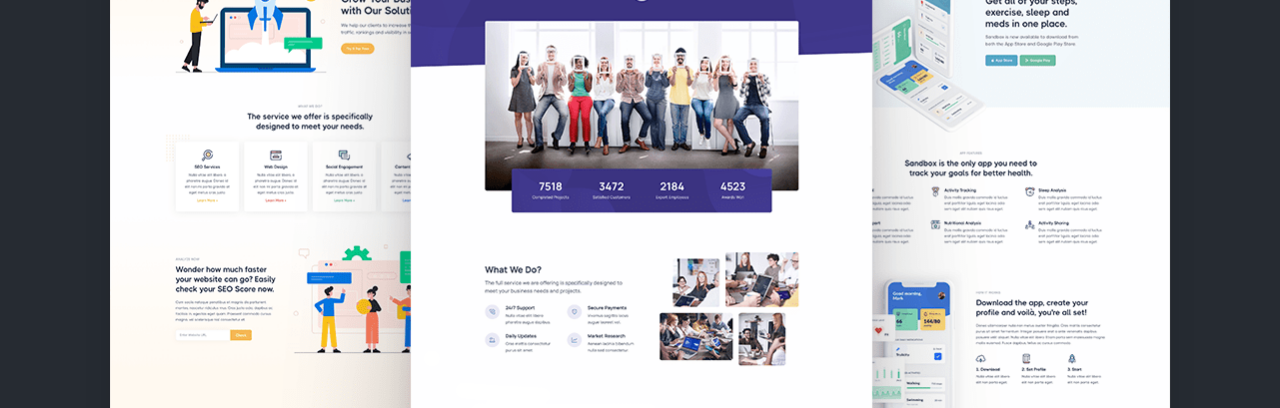
<file: docs/index.html>
<!DOCTYPE html>
<html lang="en">

<head>
  <meta charset="utf-8">
  <meta name="viewport" content="width=device-width, initial-scale=1.0">
  <meta name="description" content="An impressive and flawless site template that includes various UI elements and countless features, attractive ready-made blocks and rich pages, basically everything you need to create a unique and professional website.">
  <meta name="keywords" content="bootstrap 5, business, corporate, creative, gulp, marketing, minimal, modern, multipurpose, one page, responsive, saas, sass, seo, startup, html5 template, site template">
  <meta name="author" content="elemis">
  <title>Sandbox - Modern & Multipurpose Bootstrap 5 Template</title>
  <link rel="shortcut icon" href="../assets/img/favicon.png">
  <link rel="stylesheet" href="../assets/css/plugins.css">
  <link rel="stylesheet" href="../assets/css/style.css">
</head>

<body>
  <div class="content-wrapper">
    <header class="wrapper bg-soft-primary">
      <nav class="navbar navbar-expand-lg center-nav transparent navbar-light">
        <div class="container flex-lg-row flex-nowrap align-items-center">
          <div class="navbar-brand w-100">
            <a href="../index.html">
              <img src="../assets/img/logo.png" srcset="../assets/img/logo@2x.png 2x" alt="" />
            </a>
          </div>
          <div class="navbar-collapse offcanvas offcanvas-nav offcanvas-start">
            <div class="offcanvas-header d-lg-none">
              <h3 class="text-white fs-30 mb-0">Sandbox</h3>
              <button type="button" class="btn-close btn-close-white" data-bs-dismiss="offcanvas" aria-label="Close"></button>
            </div>
            <div class="offcanvas-body ms-lg-auto d-flex flex-column h-100">
              <ul class="navbar-nav">
                <li class="nav-item dropdown dropdown-mega">
                  <a class="nav-link dropdown-toggle" href="#" data-bs-toggle="dropdown">Demos</a>
                  <ul class="dropdown-menu mega-menu mega-menu-dark mega-menu-img">
                    <li class="mega-menu-content mega-menu-scroll">
                      <ul class="row row-cols-1 row-cols-lg-6 gx-0 gx-lg-4 gy-lg-2 list-unstyled">
                        <li class="col">
                          <a class="dropdown-item" href="../demo1.html">
                            <figure class="rounded lift d-none d-lg-block"><img src="../assets/img/demos/mi1.jpg" srcset="../assets/img/demos/mi1@2x.jpg 2x" alt=""></figure>
                            <span class="d-lg-none">Demo 1</span>
                          </a>
                        </li>
                        <li class="col">
                          <a class="dropdown-item" href="../demo2.html">
                            <figure class="rounded lift d-none d-lg-block"><img src="../assets/img/demos/mi2.jpg" srcset="../assets/img/demos/mi2@2x.jpg 2x" alt=""></figure>
                            <span class="d-lg-none">Demo 2</span>
                          </a>
                        </li>
                        <li class="col">
                          <a class="dropdown-item" href="../demo3.html">
                            <figure class="rounded lift d-none d-lg-block"><img src="../assets/img/demos/mi3.jpg" srcset="../assets/img/demos/mi3@2x.jpg 2x" alt=""></figure>
                            <span class="d-lg-none">Demo 3</span>
                          </a>
                        </li>
                        <li class="col">
                          <a class="dropdown-item" href="../demo4.html">
                            <figure class="rounded lift d-none d-lg-block"><img src="../assets/img/demos/mi4.jpg" srcset="../assets/img/demos/mi4@2x.jpg 2x" alt=""></figure>
                            <span class="d-lg-none">Demo 4</span>
                          </a>
                        </li>
                        <li class="col">
                          <a class="dropdown-item" href="../demo5.html">
                            <figure class="rounded lift d-none d-lg-block"><img src="../assets/img/demos/mi5.jpg" srcset="../assets/img/demos/mi5@2x.jpg 2x" alt=""></figure>
                            <span class="d-lg-none">Demo 5</span>
                          </a>
                        </li>
                        <li class="col">
                          <a class="dropdown-item" href="../demo6.html">
                            <figure class="rounded lift d-none d-lg-block"><img src="../assets/img/demos/mi6.jpg" srcset="../assets/img/demos/mi6@2x.jpg 2x" alt=""></figure>
                            <span class="d-lg-none">Demo 6</span>
                          </a>
                        </li>
                        <li class="col">
                          <a class="dropdown-item" href="../demo7.html">
                            <figure class="rounded lift d-none d-lg-block"><img src="../assets/img/demos/mi7.jpg" srcset="../assets/img/demos/mi7@2x.jpg 2x" alt=""></figure>
                            <span class="d-lg-none">Demo 7</span>
                          </a>
                        </li>
                        <li class="col">
                          <a class="dropdown-item" href="../demo8.html">
                            <figure class="rounded lift d-none d-lg-block"><img src="../assets/img/demos/mi8.jpg" srcset="../assets/img/demos/mi8@2x.jpg 2x" alt=""></figure>
                            <span class="d-lg-none">Demo 8</span>
                          </a>
                        </li>
                        <li class="col">
                          <a class="dropdown-item" href="../demo9.html">
                            <figure class="rounded lift d-none d-lg-block"><img src="../assets/img/demos/mi9.jpg" srcset="../assets/img/demos/mi9@2x.jpg 2x" alt=""></figure>
                            <span class="d-lg-none">Demo 9</span>
                          </a>
                        </li>
                        <li class="col">
                          <a class="dropdown-item" href="../demo10.html">
                            <figure class="rounded lift d-none d-lg-block"><img src="../assets/img/demos/mi10.jpg" srcset="../assets/img/demos/mi10@2x.jpg 2x" alt=""></figure>
                            <span class="d-lg-none">Demo 10</span>
                          </a>
                        </li>
                        <li class="col">
                          <a class="dropdown-item" href="../demo11.html">
                            <figure class="rounded lift d-none d-lg-block"><img src="../assets/img/demos/mi11.jpg" srcset="../assets/img/demos/mi11@2x.jpg 2x" alt=""></figure>
                            <span class="d-lg-none">Demo 11</span>
                          </a>
                        </li>
                        <li class="col">
                          <a class="dropdown-item" href="../demo12.html">
                            <figure class="rounded lift d-none d-lg-block"><img src="../assets/img/demos/mi12.jpg" srcset="../assets/img/demos/mi12@2x.jpg 2x" alt=""></figure>
                            <span class="d-lg-none">Demo 12</span>
                          </a>
                        </li>
                        <li class="col">
                          <a class="dropdown-item" href="../demo13.html">
                            <figure class="rounded lift d-none d-lg-block"><img src="../assets/img/demos/mi13.jpg" srcset="../assets/img/demos/mi13@2x.jpg 2x" alt=""></figure>
                            <span class="d-lg-none">Demo 13</span>
                          </a>
                        </li>
                        <li class="col">
                          <a class="dropdown-item" href="../demo14.html">
                            <figure class="rounded lift d-none d-lg-block"><img src="../assets/img/demos/mi14.jpg" srcset="../assets/img/demos/mi14@2x.jpg 2x" alt=""></figure>
                            <span class="d-lg-none">Demo 14</span>
                          </a>
                        </li>
                        <li class="col">
                          <a class="dropdown-item" href="../demo15.html">
                            <figure class="rounded lift d-none d-lg-block"><img src="../assets/img/demos/mi15.jpg" srcset="../assets/img/demos/mi15@2x.jpg 2x" alt=""></figure>
                            <span class="d-lg-none">Demo 15</span>
                          </a>
                        </li>
                        <li class="col">
                          <a class="dropdown-item" href="../demo16.html">
                            <figure class="rounded lift d-none d-lg-block"><img src="../assets/img/demos/mi16.jpg" srcset="../assets/img/demos/mi16@2x.jpg 2x" alt=""></figure>
                            <span class="d-lg-none">Demo 16</span>
                          </a>
                        </li>
                        <li class="col">
                          <a class="dropdown-item" href="../demo17.html">
                            <figure class="rounded lift d-none d-lg-block"><img src="../assets/img/demos/mi17.jpg" srcset="../assets/img/demos/mi17@2x.jpg 2x" alt=""></figure>
                            <span class="d-lg-none">Demo 17</span>
                          </a>
                        </li>
                        <li class="col">
                          <a class="dropdown-item" href="../demo18.html">
                            <figure class="rounded lift d-none d-lg-block"><img src="../assets/img/demos/mi18.jpg" srcset="../assets/img/demos/mi18@2x.jpg 2x" alt=""></figure>
                            <span class="d-lg-none">Demo 18</span>
                          </a>
                        </li>
                        <li class="col">
                          <a class="dropdown-item" href="../demo19.html">
                            <figure class="rounded lift d-none d-lg-block"><img src="../assets/img/demos/mi19.jpg" srcset="../assets/img/demos/mi19@2x.jpg 2x" alt=""></figure>
                            <span class="d-lg-none">Demo 19</span>
                          </a>
                        </li>
                        <li class="col">
                          <a class="dropdown-item" href="../demo20.html">
                            <figure class="rounded lift d-none d-lg-block"><img src="../assets/img/demos/mi20.jpg" srcset="../assets/img/demos/mi20@2x.jpg 2x" alt=""></figure>
                            <span class="d-lg-none">Demo 20</span>
                          </a>
                        </li>
                        <li class="col">
                          <a class="dropdown-item" href="../demo21.html">
                            <figure class="rounded lift d-none d-lg-block"><img src="../assets/img/demos/mi21.jpg" srcset="../assets/img/demos/mi21@2x.jpg 2x" alt=""></figure>
                            <span class="d-lg-none">Demo 21</span>
                          </a>
                        </li>
                        <li class="col">
                          <a class="dropdown-item" href="../demo22.html">
                            <figure class="rounded lift d-none d-lg-block"><img src="../assets/img/demos/mi22.jpg" srcset="../assets/img/demos/mi22@2x.jpg 2x" alt=""></figure>
                            <span class="d-lg-none">Demo 22</span>
                          </a>
                        </li>
                        <li class="col">
                          <a class="dropdown-item" href="../demo23.html">
                            <figure class="rounded lift d-none d-lg-block"><img src="../assets/img/demos/mi23.jpg" srcset="../assets/img/demos/mi23@2x.jpg 2x" alt=""></figure>
                            <span class="d-lg-none">Demo 23</span>
                          </a>
                        </li>
                        <li class="col">
                          <a class="dropdown-item" href="../demo24.html">
                            <figure class="rounded lift d-none d-lg-block"><img src="../assets/img/demos/mi24.jpg" srcset="../assets/img/demos/mi24@2x.jpg 2x" alt=""></figure>
                            <span class="d-lg-none">Demo 24</span>
                          </a>
                        </li>
                        <li class="col">
                          <a class="dropdown-item" href="../demo25.html">
                            <figure class="rounded lift d-none d-lg-block"><img src="../assets/img/demos/mi25.jpg" srcset="../assets/img/demos/mi25@2x.jpg 2x" alt=""></figure>
                            <span class="d-lg-none">Demo 25</span>
                          </a>
                        </li>
                        <li class="col">
                          <a class="dropdown-item" href="../demo26.html">
                            <figure class="rounded lift d-none d-lg-block"><img src="../assets/img/demos/mi26.jpg" srcset="../assets/img/demos/mi26@2x.jpg 2x" alt=""></figure>
                            <span class="d-lg-none">Demo 26</span>
                          </a>
                        </li>
                        <li class="col">
                          <a class="dropdown-item" href="../demo27.html">
                            <figure class="rounded lift d-none d-lg-block"><img src="../assets/img/demos/mi27.jpg" srcset="../assets/img/demos/mi27@2x.jpg 2x" alt=""></figure>
                            <span class="d-lg-none">Demo 27</span>
                          </a>
                        </li>
                        <li class="col">
                          <a class="dropdown-item" href="../demo28.html">
                            <figure class="rounded lift d-none d-lg-block"><img src="../assets/img/demos/mi28.jpg" srcset="../assets/img/demos/mi28@2x.jpg 2x" alt=""></figure>
                            <span class="d-lg-none">Demo 28</span>
                          </a>
                        </li>
                        <li class="col">
                          <a class="dropdown-item" href="../demo29.html">
                            <figure class="rounded lift d-none d-lg-block"><img src="../assets/img/demos/mi29.jpg" srcset="../assets/img/demos/mi29@2x.jpg 2x" alt=""></figure>
                            <span class="d-lg-none">Demo 29</span>
                          </a>
                        </li>
                        <li class="col">
                          <a class="dropdown-item" href="../demo30.html">
                            <figure class="rounded lift d-none d-lg-block"><img src="../assets/img/demos/mi30.jpg" srcset="../assets/img/demos/mi30@2x.jpg 2x" alt=""></figure>
                            <span class="d-lg-none">Demo 30</span>
                          </a>
                        </li>
                        <li class="col">
                          <a class="dropdown-item" href="../demo31.html">
                            <figure class="rounded lift d-none d-lg-block"><img src="../assets/img/demos/mi31.jpg" srcset="../assets/img/demos/mi31@2x.jpg 2x" alt=""></figure>
                            <span class="d-lg-none">Demo 31</span>
                          </a>
                        </li>
                        <li class="col">
                          <a class="dropdown-item" href="../demo32.html">
                            <figure class="rounded lift d-none d-lg-block"><img src="../assets/img/demos/mi32.jpg" srcset="../assets/img/demos/mi32@2x.jpg 2x" alt=""></figure>
                            <span class="d-lg-none">Demo 32</span>
                          </a>
                        </li>
                        <li class="col">
                          <a class="dropdown-item" href="../demo33.html">
                            <figure class="rounded lift d-none d-lg-block"><img src="../assets/img/demos/mi33.jpg" srcset="../assets/img/demos/mi33@2x.jpg 2x" alt=""></figure>
                            <span class="d-lg-none">Demo 33</span>
                          </a>
                        </li>
                        <li class="col">
                          <a class="dropdown-item" href="../demo34.html">
                            <figure class="rounded lift d-none d-lg-block"><img src="../assets/img/demos/mi34.jpg" srcset="../assets/img/demos/mi34@2x.jpg 2x" alt=""></figure>
                            <span class="d-lg-none">Demo 34</span>
                          </a>
                        </li>
                      </ul>
                      <!--/.row -->
                      <span class="d-none d-lg-flex"><i class="uil uil-direction"></i><strong>Scroll to view more</strong></span>
                    </li>
                    <!--/.mega-menu-content-->
                  </ul>
                  <!--/.dropdown-menu -->
                </li>
                <li class="nav-item dropdown">
                  <a class="nav-link dropdown-toggle" href="#" data-bs-toggle="dropdown">Pages</a>
                  <ul class="dropdown-menu">
                    <li class="dropdown dropdown-submenu dropend"><a class="dropdown-item dropdown-toggle" href="#" data-bs-toggle="dropdown">Services</a>
                      <ul class="dropdown-menu">
                        <li class="nav-item"><a class="dropdown-item" href="../services.html">Services I</a></li>
                        <li class="nav-item"><a class="dropdown-item" href="../services2.html">Services II</a></li>
                      </ul>
                    </li>
                    <li class="dropdown dropdown-submenu dropend"><a class="dropdown-item dropdown-toggle" href="#" data-bs-toggle="dropdown">About</a>
                      <ul class="dropdown-menu">
                        <li class="nav-item"><a class="dropdown-item" href="../about.html">About I</a></li>
                        <li class="nav-item"><a class="dropdown-item" href="../about2.html">About II</a></li>
                      </ul>
                    </li>
                    <li class="dropdown dropdown-submenu dropend"><a class="dropdown-item dropdown-toggle" href="#" data-bs-toggle="dropdown">Shop</a>
                      <ul class="dropdown-menu">
                        <li class="nav-item"><a class="dropdown-item" href="../shop.html">Shop I</a></li>
                        <li class="nav-item"><a class="dropdown-item" href="../shop2.html">Shop II</a></li>
                        <li class="nav-item"><a class="dropdown-item" href="../shop-product.html">Product Page</a></li>
                        <li class="nav-item"><a class="dropdown-item" href="../shop-cart.html">Shopping Cart</a></li>
                        <li class="nav-item"><a class="dropdown-item" href="../shop-checkout.html">Checkout</a></li>
                      </ul>
                    </li>
                    <li class="dropdown dropdown-submenu dropend"><a class="dropdown-item dropdown-toggle" href="#" data-bs-toggle="dropdown">Contact</a>
                      <ul class="dropdown-menu">
                        <li class="nav-item"><a class="dropdown-item" href="../contact.html">Contact I</a></li>
                        <li class="nav-item"><a class="dropdown-item" href="../contact2.html">Contact II</a></li>
                        <li class="nav-item"><a class="dropdown-item" href="../contact3.html">Contact III</a></li>
                      </ul>
                    </li>
                    <li class="dropdown dropdown-submenu dropend"><a class="dropdown-item dropdown-toggle" href="#" data-bs-toggle="dropdown">Career</a>
                      <ul class="dropdown-menu">
                        <li class="nav-item"><a class="dropdown-item" href="../career.html">Job Listing I</a></li>
                        <li class="nav-item"><a class="dropdown-item" href="../career2.html">Job Listing II</a></li>
                        <li class="nav-item"><a class="dropdown-item" href="../career-job.html">Job Description</a></li>
                      </ul>
                    </li>
                    <li class="dropdown dropdown-submenu dropend"><a class="dropdown-item dropdown-toggle" href="#" data-bs-toggle="dropdown">Utility</a>
                      <ul class="dropdown-menu">
                        <li class="nav-item"><a class="dropdown-item" href="../404.html">404 Not Found</a></li>
                        <li class="nav-item"><a class="dropdown-item" href="../page-loader.html">Page Loader</a></li>
                        <li class="nav-item"><a class="dropdown-item" href="../signin.html">Sign In I</a></li>
                        <li class="nav-item"><a class="dropdown-item" href="../signin2.html">Sign In II</a></li>
                        <li class="nav-item"><a class="dropdown-item" href="../signup.html">Sign Up I</a></li>
                        <li class="nav-item"><a class="dropdown-item" href="../signup2.html">Sign Up II</a></li>
                        <li class="nav-item"><a class="dropdown-item" href="../terms.html">Terms</a></li>
                      </ul>
                    </li>
                    <li class="nav-item"><a class="dropdown-item" href="../pricing.html">Pricing</a></li>
                    <li class="nav-item"><a class="dropdown-item" href="../onepage.html">One Page</a></li>
                  </ul>
                </li>
                <li class="nav-item dropdown">
                  <a class="nav-link dropdown-toggle" href="#" data-bs-toggle="dropdown">Projects</a>
                  <div class="dropdown-menu dropdown-lg">
                    <div class="dropdown-lg-content">
                      <div>
                        <h6 class="dropdown-header">Project Pages</h6>
                        <ul class="list-unstyled">
                          <li><a class="dropdown-item" href="../projects.html">Projects I</a></li>
                          <li><a class="dropdown-item" href="../projects2.html">Projects II</a></li>
                          <li><a class="dropdown-item" href="../projects3.html">Projects III</a></li>
                          <li><a class="dropdown-item" href="../projects4.html">Projects IV</a></li>
                        </ul>
                      </div>
                      <!-- /.column -->
                      <div>
                        <h6 class="dropdown-header">Single Projects</h6>
                        <ul class="list-unstyled">
                          <li><a class="dropdown-item" href="../single-project.html">Single Project I</a></li>
                          <li><a class="dropdown-item" href="../single-project2.html">Single Project II</a></li>
                          <li><a class="dropdown-item" href="../single-project3.html">Single Project III</a></li>
                          <li><a class="dropdown-item" href="../single-project4.html">Single Project IV</a></li>
                        </ul>
                      </div>
                      <!-- /.column -->
                    </div>
                    <!-- /auto-column -->
                  </div>
                </li>
                <li class="nav-item dropdown">
                  <a class="nav-link dropdown-toggle" href="#" data-bs-toggle="dropdown">Blog</a>
                  <ul class="dropdown-menu">
                    <li class="nav-item"><a class="dropdown-item" href="../blog.html">Blog without Sidebar</a></li>
                    <li class="nav-item"><a class="dropdown-item" href="../blog2.html">Blog with Sidebar</a></li>
                    <li class="nav-item"><a class="dropdown-item" href="../blog3.html">Blog with Left Sidebar</a></li>
                    <li class="dropdown dropdown-submenu dropend"><a class="dropdown-item dropdown-toggle" href="#" data-bs-toggle="dropdown">Blog Posts</a>
                      <ul class="dropdown-menu">
                        <li class="nav-item"><a class="dropdown-item" href="../blog-post.html">Post without Sidebar</a></li>
                        <li class="nav-item"><a class="dropdown-item" href="../blog-post2.html">Post with Sidebar</a></li>
                        <li class="nav-item"><a class="dropdown-item" href="../blog-post3.html">Post with Left Sidebar</a></li>
                      </ul>
                    </li>
                  </ul>
                </li>
                <li class="nav-item dropdown dropdown-mega">
                  <a class="nav-link dropdown-toggle" href="#" data-bs-toggle="dropdown">Blocks</a>
                  <ul class="dropdown-menu mega-menu mega-menu-dark mega-menu-img">
                    <li class="mega-menu-content">
                      <ul class="row row-cols-1 row-cols-lg-6 gx-0 gx-lg-6 gy-lg-4 list-unstyled">
                        <li class="col"><a class="dropdown-item" href="../docs/blocks/about.html">
                            <div class="rounded img-svg d-none d-lg-block p-4 mb-lg-2"><img class="rounded-0" src="../assets/img/demos/block1.svg" alt=""></div>
                            <span>About</span>
                          </a>
                        </li>
                        <li class="col"><a class="dropdown-item" href="../docs/blocks/blog.html">
                            <div class="rounded img-svg d-none d-lg-block p-4 mb-lg-2"><img class="rounded-0" src="../assets/img/demos/block2.svg" alt=""></div>
                            <span>Blog</span>
                          </a>
                        </li>
                        <li class="col"><a class="dropdown-item" href="../docs/blocks/call-to-action.html">
                            <div class="rounded img-svg d-none d-lg-block p-4 mb-lg-2"><img class="rounded-0" src="../assets/img/demos/block3.svg" alt=""></div>
                            <span>Call to Action</span>
                          </a>
                        </li>
                        <li class="col"><a class="dropdown-item" href="../docs/blocks/clients.html">
                            <div class="rounded img-svg d-none d-lg-block p-4 mb-lg-2"><img class="rounded-0" src="../assets/img/demos/block4.svg" alt=""></div>
                            <span>Clients</span>
                          </a>
                        </li>
                        <li class="col"><a class="dropdown-item" href="../docs/blocks/contact.html">
                            <div class="rounded img-svg d-none d-lg-block p-4 mb-lg-2"><img class="rounded-0" src="../assets/img/demos/block5.svg" alt=""></div>
                            <span>Contact</span>
                          </a>
                        </li>
                        <li class="col"><a class="dropdown-item" href="../docs/blocks/facts.html">
                            <div class="rounded img-svg d-none d-lg-block p-4 mb-lg-2"><img class="rounded-0" src="../assets/img/demos/block6.svg" alt=""></div>
                            <span>Facts</span>
                          </a>
                        </li>
                        <li class="col"><a class="dropdown-item" href="../docs/blocks/faq.html">
                            <div class="rounded img-svg d-none d-lg-block p-4 mb-lg-2"><img class="rounded-0" src="../assets/img/demos/block7.svg" alt=""></div>
                            <span>FAQ</span>
                          </a>
                        </li>
                        <li class="col"><a class="dropdown-item" href="../docs/blocks/features.html">
                            <div class="rounded img-svg d-none d-lg-block p-4 mb-lg-2"><img class="rounded-0" src="../assets/img/demos/block8.svg" alt=""></div>
                            <span>Features</span>
                          </a>
                        </li>
                        <li class="col"><a class="dropdown-item" href="../docs/blocks/footer.html">
                            <div class="rounded img-svg d-none d-lg-block p-4 mb-lg-2"><img class="rounded-0" src="../assets/img/demos/block9.svg" alt=""></div>
                            <span>Footer</span>
                          </a>
                        </li>
                        <li class="col"><a class="dropdown-item" href="../docs/blocks/hero.html">
                            <div class="rounded img-svg d-none d-lg-block p-4 mb-lg-2"><img class="rounded-0" src="../assets/img/demos/block10.svg" alt=""></div>
                            <span>Hero</span>
                          </a>
                        </li>
                        <li class="col"><a class="dropdown-item" href="../docs/blocks/misc.html">
                            <div class="rounded img-svg d-none d-lg-block p-4 mb-lg-2"><img class="rounded-0" src="../assets/img/demos/block17.svg" alt=""></div>
                            <span>Misc</span>
                          </a>
                        </li>
                        <li class="col"><a class="dropdown-item" href="../docs/blocks/navbar.html">
                            <div class="rounded img-svg d-none d-lg-block p-4 mb-lg-2"><img class="rounded-0" src="../assets/img/demos/block11.svg" alt=""></div>
                            <span>Navbar</span>
                          </a>
                        </li>
                        <li class="col"><a class="dropdown-item" href="../docs/blocks/portfolio.html">
                            <div class="rounded img-svg d-none d-lg-block p-4 mb-lg-2"><img class="rounded-0" src="../assets/img/demos/block12.svg" alt=""></div>
                            <span>Portfolio</span>
                          </a>
                        </li>
                        <li class="col"><a class="dropdown-item" href="../docs/blocks/pricing.html">
                            <div class="rounded img-svg d-none d-lg-block p-4 mb-lg-2"><img class="rounded-0" src="../assets/img/demos/block13.svg" alt=""></div>
                            <span>Pricing</span>
                          </a>
                        </li>
                        <li class="col"><a class="dropdown-item" href="../docs/blocks/process.html">
                            <div class="rounded img-svg d-none d-lg-block p-4 mb-lg-2"><img class="rounded-0" src="../assets/img/demos/block14.svg" alt=""></div>
                            <span>Process</span>
                          </a>
                        </li>
                        <li class="col"><a class="dropdown-item" href="../docs/blocks/team.html">
                            <div class="rounded img-svg d-none d-lg-block p-4 mb-lg-2"><img class="rounded-0" src="../assets/img/demos/block15.svg" alt=""></div>
                            <span>Team</span>
                          </a>
                        </li>
                        <li class="col"><a class="dropdown-item" href="../docs/blocks/testimonials.html">
                            <div class="rounded img-svg d-none d-lg-block p-4 mb-lg-2"><img class="rounded-0" src="../assets/img/demos/block16.svg" alt=""></div>
                            <span>Testimonials</span>
                          </a>
                        </li>
                      </ul>
                      <!--/.row -->
                    </li>
                    <!--/.mega-menu-content-->
                  </ul>
                  <!--/.dropdown-menu -->
                </li>
                <li class="nav-item dropdown dropdown-mega">
                  <a class="nav-link dropdown-toggle" href="#" data-bs-toggle="dropdown">Documentation</a>
                  <ul class="dropdown-menu mega-menu">
                    <li class="mega-menu-content">
                      <div class="row gx-0 gx-lg-3">
                        <div class="col-lg-4">
                          <h6 class="dropdown-header">Usage</h6>
                          <ul class="list-unstyled cc-2 pb-lg-1">
                            <li><a class="dropdown-item" href="../docs/index.html">Get Started</a></li>
                            <li><a class="dropdown-item" href="../docs/forms.html">Forms</a></li>
                            <li><a class="dropdown-item" href="../docs/faq.html">FAQ</a></li>
                            <li><a class="dropdown-item" href="../docs/changelog.html">Changelog</a></li>
                            <li><a class="dropdown-item" href="../docs/credits.html">Credits</a></li>
                          </ul>
                          <h6 class="dropdown-header mt-lg-6">Styleguide</h6>
                          <ul class="list-unstyled cc-2">
                            <li><a class="dropdown-item" href="../docs/styleguide/colors.html">Colors</a></li>
                            <li><a class="dropdown-item" href="../docs/styleguide/fonts.html">Fonts</a></li>
                            <li><a class="dropdown-item" href="../docs/styleguide/icons-svg.html">SVG Icons</a></li>
                            <li><a class="dropdown-item" href="../docs/styleguide/icons-font.html">Font Icons</a></li>
                            <li><a class="dropdown-item" href="../docs/styleguide/illustrations.html">Illustrations</a></li>
                            <li><a class="dropdown-item" href="../docs/styleguide/backgrounds.html">Backgrounds</a></li>
                            <li><a class="dropdown-item" href="../docs/styleguide/misc.html">Misc</a></li>
                          </ul>
                        </div>
                        <!--/column -->
                        <div class="col-lg-8">
                          <h6 class="dropdown-header">Elements</h6>
                          <ul class="list-unstyled cc-3">
                            <li><a class="dropdown-item" href="../docs/elements/accordion.html">Accordion</a></li>
                            <li><a class="dropdown-item" href="../docs/elements/alerts.html">Alerts</a></li>
                            <li><a class="dropdown-item" href="../docs/elements/animations.html">Animations</a></li>
                            <li><a class="dropdown-item" href="../docs/elements/avatars.html">Avatars</a></li>
                            <li><a class="dropdown-item" href="../docs/elements/background.html">Background</a></li>
                            <li><a class="dropdown-item" href="../docs/elements/badges.html">Badges</a></li>
                            <li><a class="dropdown-item" href="../docs/elements/buttons.html">Buttons</a></li>
                            <li><a class="dropdown-item" href="../docs/elements/card.html">Card</a></li>
                            <li><a class="dropdown-item" href="../docs/elements/carousel.html">Carousel</a></li>
                            <li><a class="dropdown-item" href="../docs/elements/dividers.html">Dividers</a></li>
                            <li><a class="dropdown-item" href="../docs/elements/form-elements.html">Form Elements</a></li>
                            <li><a class="dropdown-item" href="../docs/elements/image-hover.html">Image Hover</a></li>
                            <li><a class="dropdown-item" href="../docs/elements/image-mask.html">Image Mask</a></li>
                            <li><a class="dropdown-item" href="../docs/elements/lightbox.html">Lightbox</a></li>
                            <li><a class="dropdown-item" href="../docs/elements/player.html">Media Player</a></li>
                            <li><a class="dropdown-item" href="../docs/elements/modal.html">Modal</a></li>
                            <li><a class="dropdown-item" href="../docs/elements/pagination.html">Pagination</a></li>
                            <li><a class="dropdown-item" href="../docs/elements/progressbar.html">Progressbar</a></li>
                            <li><a class="dropdown-item" href="../docs/elements/shadows.html">Shadows</a></li>
                            <li><a class="dropdown-item" href="../docs/elements/shapes.html">Shapes</a></li>
                            <li><a class="dropdown-item" href="../docs/elements/tables.html">Tables</a></li>
                            <li><a class="dropdown-item" href="../docs/elements/tabs.html">Tabs</a></li>
                            <li><a class="dropdown-item" href="../docs/elements/text-animations.html">Text Animations</a></li>
                            <li><a class="dropdown-item" href="../docs/elements/text-highlight.html">Text Highlight</a></li>
                            <li><a class="dropdown-item" href="../docs/elements/tiles.html">Tiles</a></li>
                            <li><a class="dropdown-item" href="../docs/elements/tooltips-popovers.html">Tooltips & Popovers</a></li>
                            <li><a class="dropdown-item" href="../docs/elements/typography.html">Typography</a></li>
                          </ul>
                        </div>
                        <!--/column -->
                      </div>
                      <!--/.row -->
                    </li>
                    <!--/.mega-menu-content-->
                  </ul>
                  <!--/.dropdown-menu -->
                </li>
              </ul>
              <!-- /.navbar-nav -->
              <div class="offcanvas-footer d-lg-none">
                <div>
                  <a href="mailto:first.last@email.com" class="link-inverse">info@email.com</a>
                  <br /> 00 (123) 456 78 90 <br />
                  <nav class="nav social social-white mt-4">
                    <a href="#"><i class="uil uil-twitter"></i></a>
                    <a href="#"><i class="uil uil-facebook-f"></i></a>
                    <a href="#"><i class="uil uil-dribbble"></i></a>
                    <a href="#"><i class="uil uil-instagram"></i></a>
                    <a href="#"><i class="uil uil-youtube"></i></a>
                  </nav>
                  <!-- /.social -->
                </div>
              </div>
              <!-- /.offcanvas-footer -->
            </div>
            <!-- /.offcanvas-body -->
          </div>
          <!-- /.navbar-collapse -->
          <div class="navbar-other w-100 d-flex ms-auto">
            <ul class="navbar-nav flex-row align-items-center ms-auto">
              <li class="nav-item dropdown language-select text-uppercase">
                <a class="nav-link dropdown-item dropdown-toggle" href="#" role="button" data-bs-toggle="dropdown" aria-haspopup="true" aria-expanded="false">En</a>
                <ul class="dropdown-menu">
                  <li class="nav-item"><a class="dropdown-item" href="#">En</a></li>
                  <li class="nav-item"><a class="dropdown-item" href="#">De</a></li>
                  <li class="nav-item"><a class="dropdown-item" href="#">Es</a></li>
                </ul>
              </li>
              <li class="nav-item d-none d-md-block">
                <a href="../contact.html" class="btn btn-sm btn-primary rounded-pill">Contact</a>
              </li>
              <li class="nav-item d-lg-none">
                <button class="hamburger offcanvas-nav-btn"><span></span></button>
              </li>
            </ul>
            <!-- /.navbar-nav -->
          </div>
          <!-- /.navbar-other -->
        </div>
        <!-- /.container -->
      </nav>
      <!-- /.navbar -->
    </header>
    <!-- /header -->
    <section class="wrapper bg-soft-primary">
      <div class="container pt-10 pb-12 pt-md-14 pb-md-16 text-center">
        <div class="row">
          <div class="col-md-9 col-lg-7 col-xl-5 mx-auto">
            <h1 class="display-1 mb-3">Get Started</h1>
            <p class="lead px-xxl-11">Guide to get started with Sandbox Modern & Multipurpose Bootstrap 5 Template.</p>
          </div>
          <!-- /column -->
        </div>
        <!-- /.row -->
      </div>
      <!-- /.container -->
    </section>
    <!-- /section -->
    <div class="container">
      <div class="row">
        <aside class="col-xl-2 sidebar doc-sidebar mt-md-0 py-16 d-none d-xl-block">
          <div class="widget pb-3">
            <h6 class="widget-title fs-17 mb-2">Usage</h6>
            <nav id="collapse-usage">
              <ul class="list-unstyled fs-sm lh-sm text-reset">
                <li><a href="../docs/index.html" class="active">Get Started</a></li>
                <li><a href="../docs/forms.html">Forms</a></li>
                <li><a href="../docs/faq.html">FAQ</a></li>
                <li><a href="../docs/changelog.html">Changelog</a></li>
                <li><a href="../docs/credits.html">Credits</a></li>
              </ul>
            </nav>
            <!-- /nav -->
          </div>
          <!-- /.widget -->
          <div class="widget pb-3">
            <h6 class="widget-title fs-17 mb-2">Styleguide</h6>
            <nav id="collapse-style">
              <ul class="list-unstyled fs-sm lh-sm text-reset">
                <li><a href="../docs/styleguide/colors.html">Colors</a></li>
                <li><a href="../docs/styleguide/fonts.html">Fonts</a></li>
                <li><a href="../docs/styleguide/icons-svg.html">SVG Icons</a></li>
                <li><a href="../docs/styleguide/icons-font.html">Font Icons</a></li>
                <li><a href="../docs/styleguide/illustrations.html">Illustrations</a></li>
                <li><a href="../docs/styleguide/backgrounds.html">Backgrounds</a></li>
                <li><a href="../docs/styleguide/misc.html">Misc</a></li>
              </ul>
            </nav>
            <!-- /nav -->
          </div>
          <!-- /.widget -->
          <div class="widget pb-3">
            <h6 class="widget-title fs-17 mb-2">Elements</h6>
            <nav id="collapse-elements">
              <ul class="list-unstyled fs-sm lh-sm text-reset">
                <li><a href="../docs/elements/accordion.html">Accordion</a></li>
                <li><a href="../docs/elements/alerts.html">Alerts</a></li>
                <li><a href="../docs/elements/animations.html">Animations</a></li>
                <li><a href="../docs/elements/avatars.html">Avatars</a></li>
                <li><a href="../docs/elements/background.html">Background</a></li>
                <li><a href="../docs/elements/badges.html">Badges</a></li>
                <li><a href="../docs/elements/buttons.html">Buttons</a></li>
                <li><a href="../docs/elements/card.html">Card</a></li>
                <li><a href="../docs/elements/carousel.html">Carousel</a></li>
                <li><a href="../docs/elements/dividers.html">Dividers</a></li>
                <li><a href="../docs/elements/form-elements.html">Form Elements</a></li>
                <li><a href="../docs/elements/image-hover.html">Image Hover</a></li>
                <li><a href="../docs/elements/image-mask.html">Image Mask</a></li>
                <li><a href="../docs/elements/lightbox.html">Lightbox</a></li>
                <li><a href="../docs/elements/player.html">Media Player</a></li>
                <li><a href="../docs/elements/modal.html">Modal</a></li>
                <li><a href="../docs/elements/pagination.html">Pagination</a></li>
                <li><a href="../docs/elements/progressbar.html">Progressbar</a></li>
                <li><a href="../docs/elements/shadows.html">Shadows</a></li>
                <li><a href="../docs/elements/shapes.html">Shapes</a></li>
                <li><a href="../docs/elements/tables.html">Tables</a></li>
                <li><a href="../docs/elements/tabs.html">Tabs</a></li>
                <li><a href="../docs/elements/text-animations.html">Text Animations</a></li>
                <li><a href="../docs/elements/text-highlight.html">Text Highlight</a></li>
                <li><a href="../docs/elements/tiles.html">Tiles</a></li>
                <li><a href="../docs/elements/tooltips-popovers.html">Tooltips & Popovers</a></li>
                <li><a href="../docs/elements/typography.html">Typography</a></li>
              </ul>
            </nav>
            <!-- /nav -->
          </div>
          <!-- /.widget -->
        </aside>
        <!-- /column -->
        <aside class="col-xl-2 order-xl-3 sidebar sticky-sidebar mt-md-0 py-16 d-none d-xl-block">
          <div class="widget">
            <h6 class="widget-title fs-17 mb-2 ps-xl-5">On this page</h6>
            <nav class="ps-xl-5" id="sidebar-nav">
              <ul class="list-unstyled fs-sm lh-sm text-reset">
                <li><a class="nav-link scroll active" href="#snippet-1">Overview</a></li>
                <li><a class="nav-link scroll" href="#snippet-2">File Structure</a></li>
                <li><a class="nav-link scroll" href="#snippet-3">Installation</a></li>
                <li><a class="nav-link scroll" href="#snippet-4">Gulp Commands</a></li>
                <li><a class="nav-link scroll" href="#snippet-5">Quick Video</a></li>
              </ul>
            </nav>
            <!-- /nav -->
          </div>
          <!-- /.widget -->
        </aside>
        <!-- /column -->
        <div class="col-xl-8 order-xl-2">
          <section id="snippet-1" class="wrapper pt-16">
            <div class="alert alert-blue" role="alert">You can reach the v2.0.0 documentation <a href="https://sandbox.elemisthemes.com/sandbox200/docs/index.html" class="external bg-primary text-white" target="_blank">here</a></div>
            <h2 class="mb-5">Overview</h2>
            <div class="card">
              <div class="card-body">
                <p>This guide will help you get started with Sandbox. All the information regarding file structure, build tools, components, credits, license and FAQ can be found here.</p>
                <p>If you have any questions that are beyond the scope of this help documentation, please feel free to contact us with the links below and please don't forget to provide your website URL.</p>
                <a href="https://1.envato.market/VKeok" class="btn btn-primary rounded-pill me-2" target="_blank">Contact Form</a>
                <a href="https://1.envato.market/ZdVOOX" class="btn btn-soft-primary rounded-pill" target="_blank">Discussions Page</a>
                <div class="card bg-soft-blue shadow-lg card-border-start border-soft-blue text-navy mt-10">
                  <div class="card-body">
                    <p><strong>Please remember...</strong></p>
                    <ul class="unordered-list mb-0">
                      <li>Requests sent during weekends or on holidays will be replied on business days.</li>
                      <li>We only provide support for the issues related to the features that are included in the template. Debugging or providing guides on how to make custom modifications are not part of our support. Thank you for understanding.</li>
                    </ul>
                  </div>
                  <!--/.card-body -->
                </div>
                <!--/.card -->
              </div>
              <!--/.card-body -->
            </div>
            <!--/.card -->
          </section>
          <section id="snippet-2" class="wrapper pt-16">
            <h2 class="mb-5">File Structure</h2>
            <div class="card">
              <div class="card-body">
                <ul class="list-unstyled mb-0">
                  <li><code class="folder bg-pale-primary">dev</code> All template files with unminified CSS / JS. <strong>Use this folder</strong> if you don't wish to use <mark class="doc">Node.js / Gulp / SASS</mark>.</li>
                  <li><code class="folder bg-pale-primary">dist</code> All template distribution files like HTML / CSS / JS that have been processed (compiled / minified) from <code class="folder">src</code> folder using <mark class="doc">Node.js / Gulp</mark>.</li>
                  <li><code class="folder bg-pale-primary">src</code> All template source files like HTML / SCSS / CSS / JS that are then processed (compiled / minified) to <code class="folder">dist</code> folder. <ul>
                      <li><code class="folder bg-pale-primary">src/assets/js</code> Contains main <code class="file">theme.js</code> and JS vendor files. If you don't wish to use all included plugins and scripts, just remove unwanted vendor JS files from <code class="folder">src/assets/js/vendor</code> then remove unwanted functions from <code class="file">src/assets/js/theme.js</code> and recompile.</li>
                      <li><code class="folder bg-pale-primary">src/assets/css</code> Contains CSS vendor files. If you don't wish to use all included plugins, just remove unwanted vendor CSS from <code class="folder">src/assets/css/vendor</code> and recompile.</li>
                      <li><code class="folder bg-pale-primary">src/assets/scss</code> Contains all project SCSS files that are compiled and minified in <code class="folder">dist/assets/css</code> folder.</li>
                    </ul>
                  </li>
                  <li><code class="folder bg-pale-primary">dev/docs</code> & <code class="folder bg-pale-primary">dist/docs</code> Contain all documentation files (installation, blocks, elements, etc.) regarding the template. You can also reach the documentation from the <a href="https://sandbox.elemisthemes.com/docs/index.html" class="external" target="_blank">live demo</a> as well.</li>
                  <li><code class="file bg-pale-primary">package.json</code> Includes the list of dependencies to install from npm.</li>
                  <li><code class="file bg-pale-primary">gulpfile.js</code> Configuration file for Gulp library. It contains all tasks to perform with Gulp. Learn more about it from <a href="https://github.com/gulpjs/gulp/blob/v4.0.0/docs/API.md" class="external" target="_blank">official Gulp documentation</a>.</li>
                </ul>
              </div>
              <!--/.card-body -->
            </div>
            <!--/.card -->
          </section>
          <section id="snippet-3" class="wrapper pt-16">
            <h2 class="mb-5">Installation</h2>
            <div class="alert alert-blue alert-icon mb-6" role="alert"><i class="uil uil-exclamation-circle"></i> This step aims for advanced users who want to speed up development process and is <strong>optional</strong>. You can still use plain <mark class="doc bg-primary text-white">HTML / CSS / JS</mark> to customize Sandbox. Files you need are located in <code class="folder bg-primary text-white">dev</code></div>
            <div class="card">
              <div class="card-body">
                <p>If you'd like to speed up development process with <mark class="doc">Node.js / Gulp / SASS</mark>, then follow these steps:</p>
                <ol class="mb-0">
                  <li>Install <a href="https://nodejs.org/en/" class="external" target="_blank">Node.js</a> if you don’t have it yet.</li>
                  <li>Run <kbd class="terminal">npm install gulp-cli -g</kbd> command, if you haven't already installed Gulp CLI previously.</li>
                  <li>Unzip the template package and in the root project folder <code class="folder">sandbox</code>, go to your command line and run <kbd class="terminal">npm install</kbd>. This will install the npm packages listed in the <code class="file">package.json</code> file.</li>
                  <li>You should now have the project files set up and all the npm packages installed.</li>
                </ol>
              </div>
              <!--/.card-body -->
            </div>
            <!--/.card -->
          </section>
          <section id="snippet-4" class="wrapper pt-16">
            <h2 class="mb-5">Gulp Commands</h2>
            <div class="card">
              <div class="card-body">
                <ul class="list-unstyled">
                  <li><kbd class="terminal bg-pale-primary">gulp</kbd> This command will fire default gulp task which includes: creating <code class="folder">dist</code> folder, launching BrowserSync, merging vendor libraries, JS minification, SASS and HTML compilation and starting watch task.</li>
                  <li><kbd class="terminal bg-pale-primary">gulp serve</kbd> This command will launch watch task and BrowserSync. It will watch changes of your HTML / SCSS / CSS / JS files and automatically compile them.</li>
                  <li><kbd class="terminal bg-pale-primary">gulp build:dist</kbd> This will create <code class="folder">dist</code> which includes all template files with <strong>minified</strong> CSS / JS.</li>
                  <li><kbd class="terminal bg-pale-primary">gulp build:dev</kbd> This will create <code class="folder">dev</code> which includes all template files with <strong>unminified</strong> CSS / JS.</li>
                </ul>
                <p class="mb-0">When you want to kill the server just hit <kbd class="kbd">Control + C</kbd></p>
              </div>
              <!--/.card-body -->
            </div>
            <!--/.card -->
          </section>
          <section id="snippet-5" class="wrapper py-16">
            <h2 class="mb-5">Quick Installation Video</h2>
            <div class="card">
              <div class="card-body">
                <p class="mb-2">This <a href="https://www.youtube.com/watch?v=kQow-YDksXA" class="external" target="_blank">quick video</a> demonstrates:</p>
                <ul class="unordered-list mb-0">
                  <li>Installing npm packages (Terminal command: <kbd class="terminal mt-n1">npm install</kbd>)</li>
                  <li>Running gulp (Terminal command: <kbd class="terminal mt-n1">gulp serve</kbd>)</li>
                  <li>Changing the primary color.</li>
                </ul>
              </div>
              <!--/.card-body -->
            </div>
            <!--/.card -->
          </section>
        </div>
        <!-- /column -->
      </div>
      <!-- /.row -->
    </div>
    <!-- /.container -->
  </div>
  <!-- /.content-wrapper -->
  <section class="wrapper bg-dark text-white">
    <div class="container pt-14 pt-md-16 text-center">
      <div class="row">
        <div class="col-md-10 col-lg-9 col-xl-8 col-xxl-7 mx-auto">
          <h2 class="display-3 text-white mt-3 mb-3 px-lg-8">Think unique and be creative. Make a difference with Sandbox.</h2>
          <p class="lead fs-lg mb-6">Everything you need to create your next unique and professional website, including impressive and ready-made blocks and pages.</p>
          <a href="https://1.envato.market/NKGrx2" target="_blank" class="btn btn-lg btn-white rounded-pill mb-10">Buy Sandbox</a>
        </div>
        <!-- /column -->
      </div>
      <!-- /.row -->
      <img class="img-fluid" src="../assets/img/demos/f1.png" srcset="../assets/img/demos/f1@2x.png 2x" alt="" />
    </div>
    <!-- /.container -->
  </section>
  <!-- /section -->
  <div class="progress-wrap">
    <svg class="progress-circle svg-content" width="100%" height="100%" viewBox="-1 -1 102 102">
      <path d="M50,1 a49,49 0 0,1 0,98 a49,49 0 0,1 0,-98" />
    </svg>
  </div>
  <script src="../assets/js/plugins.js"></script>
  <script src="../assets/js/theme.js"></script>
</body>

</html>
</file>
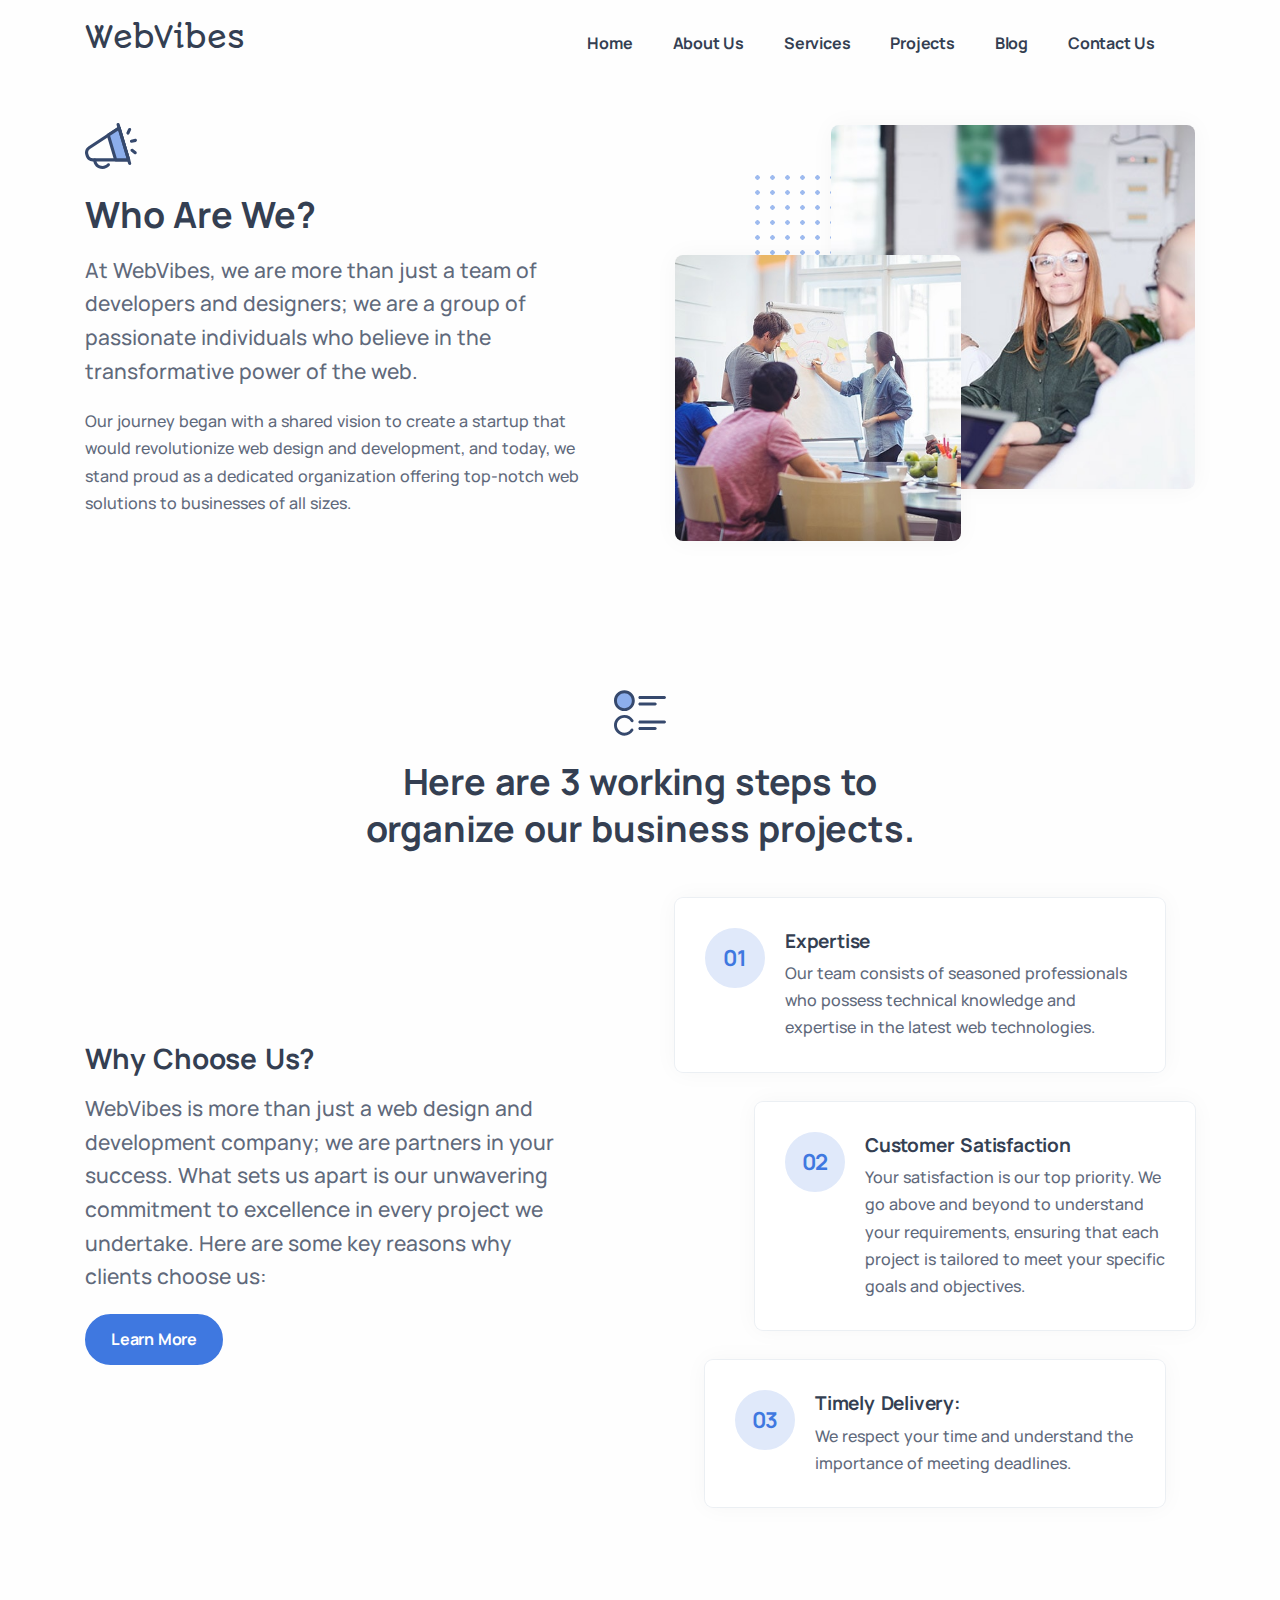
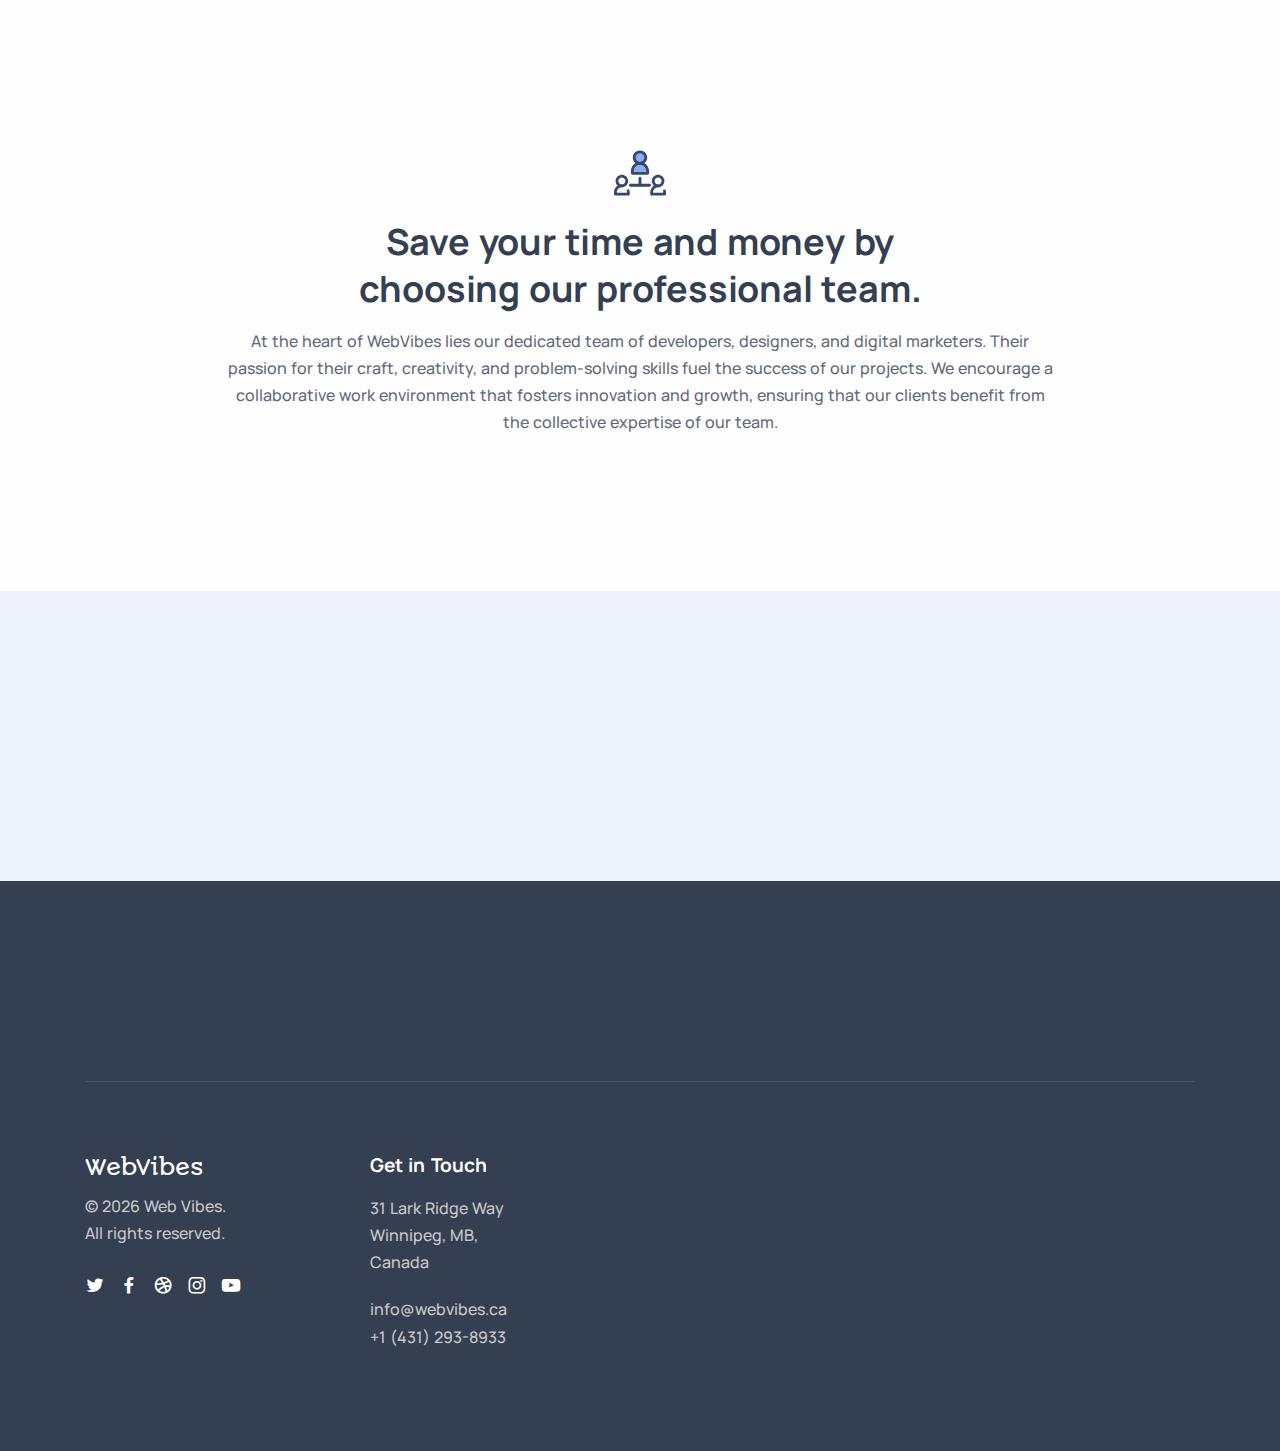
<file: about.html>
<!-- @format -->

<!DOCTYPE html>
<html lang="en">
  <head>
    <meta charset="utf-8" />
    <meta name="viewport" content="width=device-width, initial-scale=1.0" />
    <title>About Us - WebVibes: Your Trusted Web Development Partner</title>
    <meta name="description" content="Learn about WebVibes, a leading web design and development company in Winnipeg. Discover our mission, values, and commitment to delivering top-notch digital solutions for your business growth." />
    <meta name="keywords" content="about WebVibes, web design company, Winnipeg web development, digital solutions, company values, professional web developers" />
    
    <meta name="author" content="Webvibes" />
    
    <link rel="shortcut icon" href="./assets/img/favicon.png" />
    <link rel="stylesheet" href="./assets/css/plugins.css" />
    <link rel="stylesheet" href="./assets/css/style.css" />
    <link rel="preconnect" href="https://fonts.gstatic.com" crossorigin />
    <link
      href="https://fonts.googleapis.com/css2?family=Autour+One&family=Noto+Sans+Hebrew:wght@100..900&display=swap"
      rel="stylesheet"
    />
    <style>
      .autour-one-regular {
        font-family: 'Autour One', system-ui;
        font-weight: 400;
        font-style: normal;
      }
      .logo-light {
        color: #fff;
      }
      .logo-dark {
        color: #343f52;
      }
    </style>
  </head>

  <body>
    <div class="content-wrapper">
      <header class="wrapper">
        <nav
        class="navbar navbar-expand-lg classic transparent position-absolute"
      >
        <div class="container flex-lg-row flex-nowrap align-items-center">
          <div class="navbar-brand w-100">
            <a href="./index.html"
              ><h1 class="autour-one-regular">WebVibes</h1>
              
          </div>
          <div
            class="navbar-collapse offcanvas offcanvas-nav offcanvas-start"
          >
            <div class="offcanvas-header d-lg-none">
              <h3 class="text-white fs-30 mb-0 autour-one-regular">
                WebVibes
              </h3>
              <button
                type="button"
                class="btn-close btn-close-white"
                data-bs-dismiss="offcanvas"
                aria-label="Close"
              ></button>
            </div>
            <div class="offcanvas-body ms-lg-auto d-flex flex-column h-100">
              <ul class="navbar-nav">
                <li class="nav-item">
                  <a class="nav-link" href="/">Home</a>
                </li>
                <li class="nav-item">
                  <a class="nav-link" href="/about.html">About Us</a>
                </li>
                <li class="nav-item"></li>
                  <a class="nav-link" href="/services.html">Services</a>
                </li>
                <li class="nav-item">
                  <a class="nav-link" href="/projects.html">Projects</a>
                </li>
                <li class="nav-item">
                  <a class="nav-link" href="/blog">Blog</a>
                </li>
                <li class="nav-item">
                  <a class="nav-link" href="/contact.html">Contact Us</a>
                </li>
              </ul>
              <!-- /.navbar-nav -->
              <div class="offcanvas-footer d-lg-none">
                <div>
                  <a href="mailto:first.last@email.com" class="link-inverse"
                      >info@webvibes.ca</a
                    >
                    <br />
                    (431)-293-8933<br />
                  <nav class="nav social social-white mt-4">
                    <a href="#"><i class="uil uil-twitter"></i></a>
                    <a href="#"><i class="uil uil-facebook-f"></i></a>
                    <a href="#"><i class="uil uil-dribbble"></i></a>
                    <a href="#"><i class="uil uil-instagram"></i></a>
                    <a href="#"><i class="uil uil-youtube"></i></a>
                  </nav>
                  <!-- /.social -->
                </div>
              </div>
              <!-- /.offcanvas-footer -->
            </div>
            <!-- /.offcanvas-body -->
          </div>
          <!-- /.navbar-collapse -->
          <div class="navbar-other ms-lg-4">
            <ul class="navbar-nav flex-row align-items-center ms-auto">
              
              <li class="nav-item d-lg-none">
                <button class="hamburger offcanvas-nav-btn " style="color:#343f52">
                  <span></span>
                </button>
              </li>
            </ul>
            <!-- /.navbar-nav -->
          </div>
          <!-- /.navbar-other -->
        </div>
        <!-- /.container -->
      </nav>  
        <!-- /.navbar -->
      </header>
      <section class="wrapper bg-light upper-end lower-end">
        <div class="container py-14 py-md-16">
          <div
            class="row gx-lg-8 gx-xl-12 gy-10 mb-14 mb-md-17 align-items-center"
          >
            <div class="col-lg-6 position-relative order-lg-2">
              <div
                class="shape bg-dot primary rellax w-16 h-20"
                data-rellax-speed="1"
                style="top: 3rem; left: 5.5rem"
              ></div>
              <div class="overlap-grid overlap-grid-2">
                <div class="item">
                  <figure class="rounded shadow">
                    <img
                      src="./assets/img/photos/about2.jpg"
                      srcset="./assets/img/photos/about2@2x.jpg 2x"
                      alt=""
                    />
                  </figure>
                </div>
                <div class="item">
                  <figure class="rounded shadow">
                    <img
                      src="./assets/img/photos/about3.jpg"
                      srcset="./assets/img/photos/about3@2x.jpg 2x"
                      alt=""
                    />
                  </figure>
                </div>
              </div>
            </div>
            <!--/column -->
            <div class="col-lg-6">
              <img
                src="./assets/img/icons/lineal/megaphone.svg"
                class="svg-inject icon-svg icon-svg-md mb-4"
                alt=""
              />
              <h2 class="display-4 mb-3">Who Are We?</h2>
              <p class="lead fs-lg">
                At WebVibes, we are more than just a team of developers and
                designers; we are a group of passionate individuals who believe
                in the transformative power of the web.
              </p>
              <p class="mb-6">
                Our journey began with a shared vision to create a startup that
                would revolutionize web design and development, and today, we
                stand proud as a dedicated organization offering top-notch web
                solutions to businesses of all sizes.
              </p>

              <!--/.row -->
            </div>
            <!--/column -->
          </div>
          <!--/.row -->

          <div class="row mb-5">
            <div class="col-md-10 col-xl-8 col-xxl-7 mx-auto text-center">
              <img
                src="./assets/img/icons/lineal/list.svg"
                class="svg-inject icon-svg icon-svg-md mb-4"
                alt=""
              />
              <h2 class="display-4 mb-4 px-lg-14">
                Here are 3 working steps to organize our business projects.
              </h2>
            </div>
            <!-- /column -->
          </div>
          <!-- /.row -->
          <div class="row gx-lg-8 gx-xl-12 gy-10 align-items-center">
            <div class="col-lg-6 order-lg-2">
              <div class="card me-lg-6">
                <div class="card-body p-6">
                  <div class="d-flex flex-row">
                    <div>
                      <span
                        class="icon btn btn-circle btn-lg btn-soft-primary pe-none me-4"
                        ><span class="number">01</span></span
                      >
                    </div>
                    <div>
                      <h4 class="mb-1">Expertise</h4>
                      <p class="mb-0">
                        Our team consists of seasoned professionals who possess
                        technical knowledge and expertise in the latest web
                        technologies.
                      </p>
                    </div>
                  </div>
                </div>
                <!--/.card-body -->
              </div>
              <!--/.card -->
              <div class="card ms-lg-13 mt-6">
                <div class="card-body p-6">
                  <div class="d-flex flex-row">
                    <div>
                      <span
                        class="icon btn btn-circle btn-lg btn-soft-primary pe-none me-4"
                        ><span class="number">02</span></span
                      >
                    </div>
                    <div>
                      <h4 class="mb-1">Customer Satisfaction</h4>
                      <p class="mb-0">
                        Your satisfaction is our top priority. We go above and
                        beyond to understand your requirements, ensuring that
                        each project is tailored to meet your specific goals and
                        objectives.
                      </p>
                    </div>
                  </div>
                </div>
                <!--/.card-body -->
              </div>
              <!--/.card -->
              <div class="card mx-lg-6 mt-6">
                <div class="card-body p-6">
                  <div class="d-flex flex-row">
                    <div>
                      <span
                        class="icon btn btn-circle btn-lg btn-soft-primary pe-none me-4"
                        ><span class="number">03</span></span
                      >
                    </div>
                    <div>
                      <h4 class="mb-1">Timely Delivery:</h4>
                      <p class="mb-0">
                        We respect your time and understand the importance of
                        meeting deadlines.
                      </p>
                    </div>
                  </div>
                </div>
                <!--/.card-body -->
              </div>
              <!--/.card -->
            </div>
            <!--/column -->
            <div class="col-lg-6">
              <h2 class="display-6 mb-3">Why Choose Us?</h2>
              <p class="lead fs-lg pe-lg-5">
                WebVibes is more than just a web design and development company;
                we are partners in your success. What sets us apart is our
                unwavering commitment to excellence in every project we
                undertake. Here are some key reasons why clients choose us:
              </p>
              <a href="#" class="btn btn-primary rounded-pill mb-0"
                >Learn More</a
              >
            </div>
            <!--/column -->
          </div>
          <!--/.row -->
        </div>
        <!-- /.container -->
      </section>

      <section class="wrapper bg-light">
        <div class="container py-14 py-md-16">
          <div class="row mb-3">
            <div class="col-md-10 col-xl-9 col-xxl-7 mx-auto text-center">
              <img
                src="./assets/img/icons/lineal/team.svg"
                class="svg-inject icon-svg icon-svg-md mb-4"
                alt=""
              />
              <h2 class="display-4 mb-3 px-lg-14">
                Save your time and money by choosing our professional team.
              </h2>
              <p>
                At the heart of WebVibes lies our dedicated team of developers,
                designers, and digital marketers. Their passion for their craft,
                creativity, and problem-solving skills fuel the success of our
                projects. We encourage a collaborative work environment that
                fosters innovation and growth, ensuring that our clients benefit
                from the collective expertise of our team.
              </p>
            </div>
            <!--/column -->
          </div>
        </div>
        <!-- /.container -->
      </section>
      <!-- /section -->
      <section class="wrapper bg-soft-primary">
        <div class="container py-14 py-md-16">
          <div class="row mb-10">
            <div class="col-xl-10 mx-auto">
              
              <!--/.row -->
            </div>
            <!-- /column -->
          </div>
          <!-- /.row -->
        </div>
        <!-- /.container -->
      </section>
    </div>
    <!-- /.content-wrapper -->
    <footer class="bg-navy text-inverse">
      <div class="container pt-15 pt-md-17 pb-13 pb-md-15">
        <hr class="mt-11 mb-12" />
        <div class="row gy-6 gy-lg-0">
          <div class="col-md-4 col-lg-3">
            <div class="widget">
              <h3 class="autour-one-regular logo-light">WebVibes</h3>

              <p class="mb-4">
                © <span id="currentYear"></span> Web Vibes. <br class="d-none d-lg-block" />All rights reserved.
              </p>
              <nav class="nav social social-white">
                <a href="#"><i class="uil uil-twitter"></i></a>
                <a href="#"><i class="uil uil-facebook-f"></i></a>
                <a href="#"><i class="uil uil-dribbble"></i></a>
                <a href="#"><i class="uil uil-instagram"></i></a>
                <a href="#"><i class="uil uil-youtube"></i></a>
              </nav>
              <!-- /.social -->
            </div>
            <!-- /.widget -->
          </div>
          <!-- /column -->
          <div class="col-md-4 col-lg-3">
            <div class="widget">
              <h4 class="widget-title text-white mb-3">Get in Touch</h4>
              <address class="pe-xl-15 pe-xxl-17">31 Lark Ridge Way<br />Winnipeg, MB, Canada</address>
              <a href="mailto:#">info@webvibes.ca</a><br />
              +1 (431) 293-8933
            </div>
            <!-- /.widget -->
          </div>
          <!-- /column -->
          <div class="col-md-4 col-lg-3">
            <!-- <div class="widget">
              <h4 class="widget-title text-white mb-3">Learn More</h4>
              <ul class="list-unstyled mb-0">
                <li><a href="#">About Us</a></li>
                <li><a href="#">Our Story</a></li>
                <li><a href="#">Projects</a></li>
                <li><a href="#">Terms of Use</a></li>
                <li><a href="#">Privacy Policy</a></li>
              </ul>
            </div> -->
            <!-- /.widget -->
          </div>
          <!-- /column -->
          <div class="col-md-12 col-lg-3">
            <!-- <div class="widget">
              <h4 class="widget-title text-white mb-3">Our Newsletter</h4>
              <p class="mb-5">
                Subscribe to our newsletter to get our news & deals delivered to
                you.
              </p>
              <div class="newsletter-wrapper">
               <div id="mc_embed_signup2">
                  <form
                    action=""
                    method="post"
                    id="mc-embedded-subscribe-form2"
                    name="mc-embedded-subscribe-form"
                    class="validate dark-fields"
                    target="_blank"
                    novalidate
                  >
                    <div id="mc_embed_signup_scroll2">
                      <div class="mc-field-group input-group form-floating">
                        <input
                          type="email"
                          value=""
                          name="EMAIL"
                          class="required email form-control"
                          placeholder="Email Address"
                          id="mce-EMAIL2"
                        />
                        <label for="mce-EMAIL2">Email Address</label>
                        <input
                          type="submit"
                          value="Join"
                          name="subscribe"
                          id="mc-embedded-subscribe2"
                          class="btn btn-primary"
                        />
                      </div>
                      <div id="mce-responses2" class="clear">
                        <div
                          class="response"
                          id="mce-error-response2"
                          style="display: none"
                        ></div>
                        <div
                          class="response"
                          id="mce-success-response2"
                          style="display: none"
                        ></div>
                      </div>
                      <div
                        style="position: absolute; left: -5000px"
                        aria-hidden="true"
                      >
                        <input
                          type="text"
                          name="b_ddc180777a163e0f9f66ee014_4b1bcfa0bc"
                          tabindex="-1"
                          value=""
                        />
                      </div>
                      <div class="clear"></div>
                    </div>
                  </form>
                </div>
                
              </div>
              
            </div>
            
          </div> -->
          <!-- /column -->
        </div>
        <!--/.row -->
      </div>
      <!-- /.container -->
    </footer>
    <div class="progress-wrap">
      <svg
        class="progress-circle svg-content"
        width="100%"
        height="100%"
        viewBox="-1 -1 102 102"
      >
        <path d="M50,1 a49,49 0 0,1 0,98 a49,49 0 0,1 0,-98" />
      </svg>
    </div>
    <script src="./assets/js/plugins.js"></script>
    <script src="./assets/js/theme.js"></script>
    <script>
      // Update the current year dynamically
      document.getElementById("currentYear").textContent = new Date().getFullYear();
    </script>
  </body>
</html>
</file>
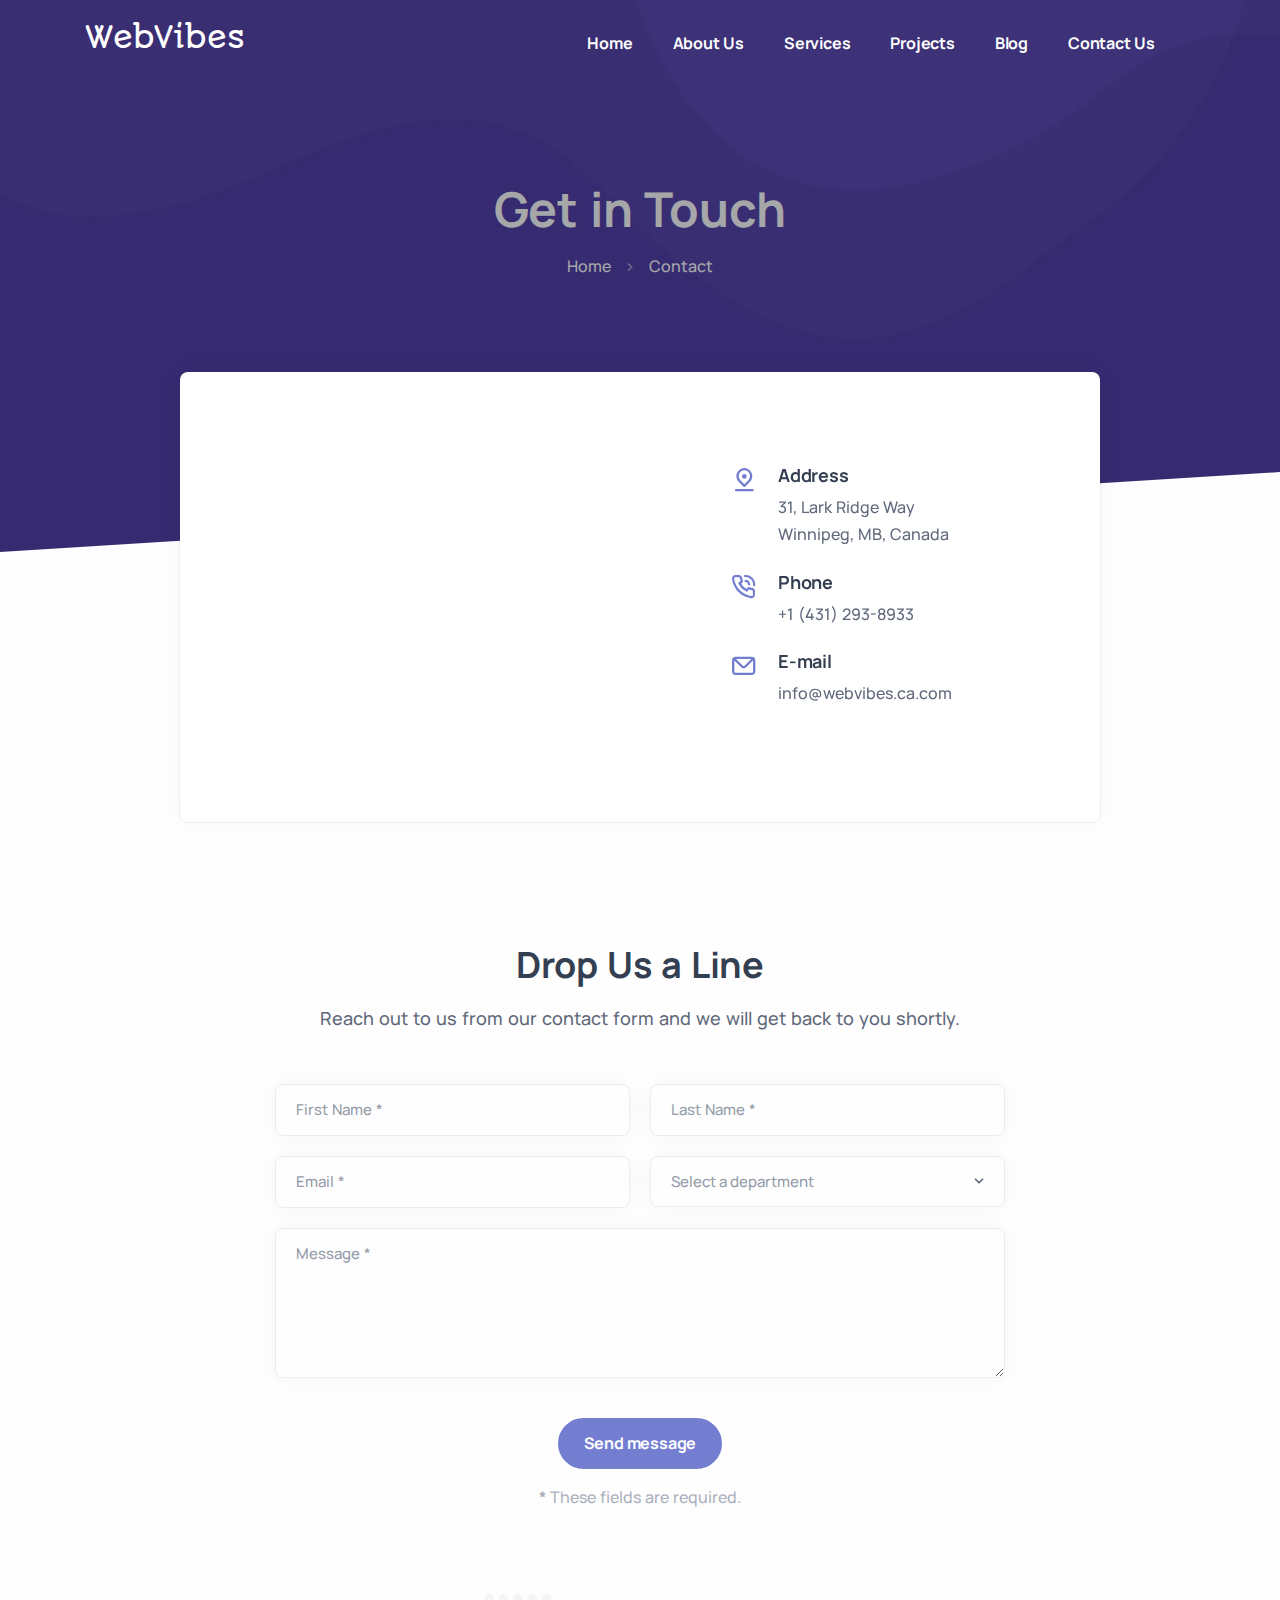
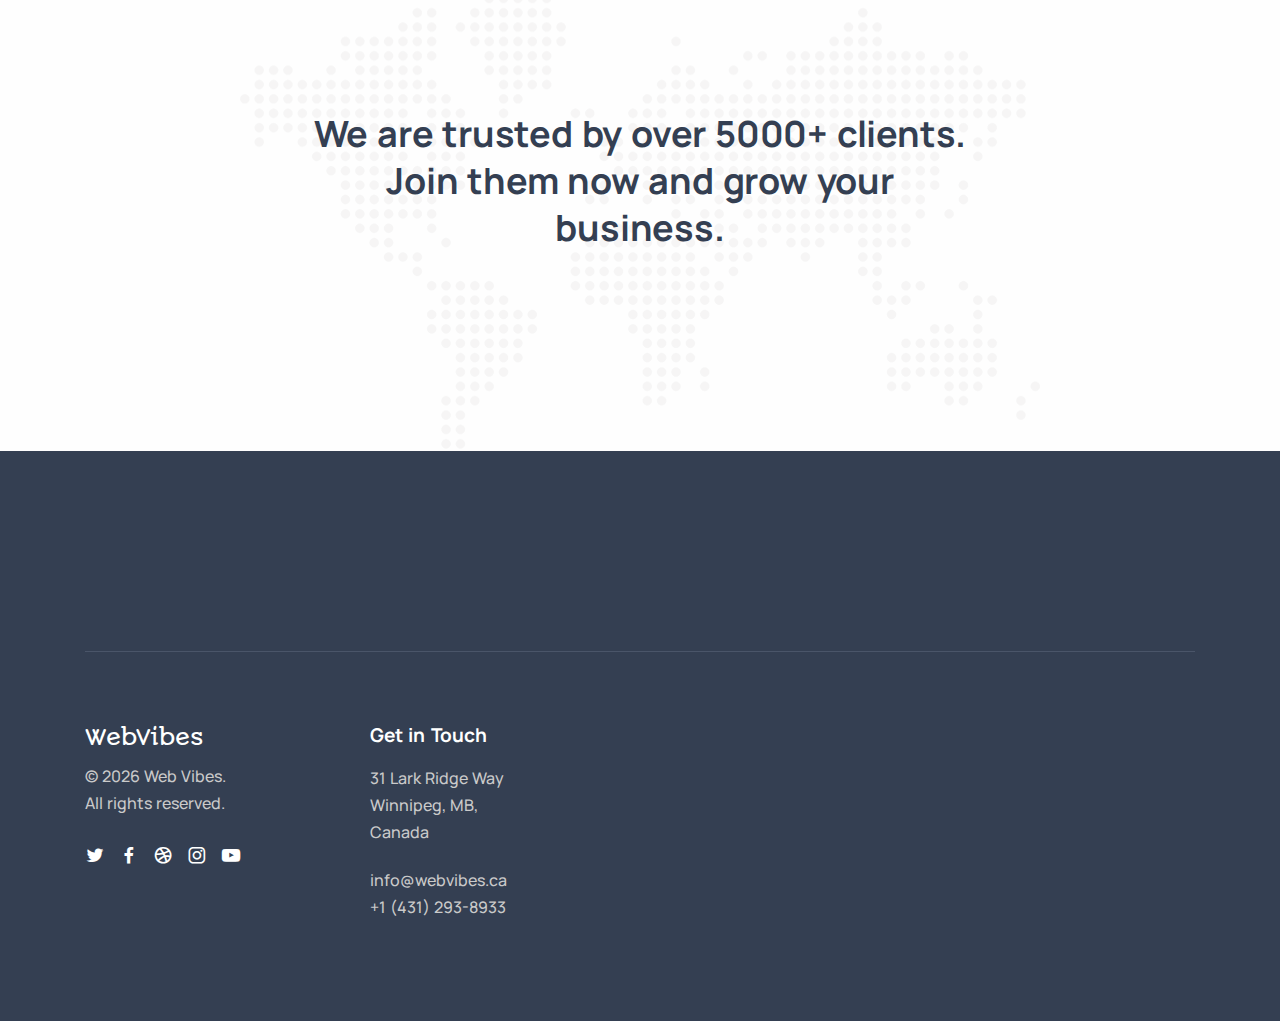
<file: contact.html>
<!-- @format -->

<!DOCTYPE html>
<html lang="en">
  <head>
    <meta charset="utf-8" />
    <meta name="viewport" content="width=device-width, initial-scale=1.0" />

    <meta name="author" content="Webvibes" />
    <title>Contact Us - WebVibes: Get in Touch Today</title>
    <meta name="description" content="Have questions or need a custom solution? Contact WebVibes today for expert web design, development, and SEO services in Winnipeg and beyond." />
    <meta name="keywords" content="contact WebVibes, get in touch, web development company, Winnipeg SEO services, web design experts" />
    
    <link rel="shortcut icon" href="./assets/img/favicon.png" />
    <link rel="stylesheet" href="./assets/css/plugins.css" />
    <link rel="stylesheet" href="./assets/css/style.css" />
    <link rel="stylesheet" href="./assets/css/colors/purple.css" />
    <link rel="preconnect" href="https://fonts.googleapis.com" />
    <link rel="preconnect" href="https://fonts.gstatic.com" crossorigin />
    <link
      href="https://fonts.googleapis.com/css2?family=Autour+One&family=Noto+Sans+Hebrew:wght@100..900&display=swap"
      rel="stylesheet"
    />
    <meta name="viewport" content="width=device-width, initial-scale=1.0" />
    <link rel="canonical" href="https://webvibes.ca/" />
    <meta property="og:title" content="WebVibes - Professional Web Design, Development, & Digital Solutions" />
<meta property="og:description" content="Transform your online presence with WebVibes, offering expert web development, design, and SEO services in Winnipeg and beyond." />
<meta property="og:type" content="website" />
<meta property="og:url" content="https://webvibes.ca/" />
<meta property="og:image" content="https://webvibes.ca/assets/images/webvibes-preview.jpg" />

    <style>
      .autour-one-regular {
        font-family: 'Autour One', system-ui;
        font-weight: 400;
        font-style: normal;
        
      }
      .logo-light{
        color: #fff;
      }
      .logo-dark{
        color: #343f52;
      }
    </style>
         <script src="https://www.google.com/recaptcha/api.js"></script>

  </head>

  <body>
    <div class="content-wrapper">
      <header class="wrapper bg-soft-primary">
        <nav
          class="navbar navbar-expand-lg classic transparent position-absolute navbar-dark"
        >
          <div class="container flex-lg-row flex-nowrap align-items-center">
            <div class="navbar-brand w-100">
              <a href="./index.html"
                ><h1 class="autour-one-regular logo-light">WebVibes</h1>
                <h1 class="autour-one-regular logo-dark">WebVibes</h1></a
              >
            </div>
            <div
              class="navbar-collapse offcanvas offcanvas-nav offcanvas-start"
            >
              <div class="offcanvas-header d-lg-none">
                <h3 class="text-white fs-30 mb-0 autour-one-regular">
                  WebVibes
                </h3>
                <button
                  type="button"
                  class="btn-close btn-close-white"
                  data-bs-dismiss="offcanvas"
                  aria-label="Close"
                ></button>
              </div>
              <div class="offcanvas-body ms-lg-auto d-flex flex-column h-100">
                <ul class="navbar-nav">
                  <li class="nav-item">
                    <a class="nav-link" href="/">Home</a>
                  </li>
                  <li class="nav-item">
                    <a class="nav-link" href="/about.html">About Us</a>
                  </li>
                  <li class="nav-item"></li>
                    <a class="nav-link" href="/services.html">Services</a>
                  </li>
                  <li class="nav-item">
                    <a class="nav-link" href="/projects.html">Projects</a>
                  </li>
                  <li class="nav-item">
                    <a class="nav-link" href="/blog">Blog</a>
                  </li>
                  <li class="nav-item">
                    <a class="nav-link" href="/contact.html">Contact Us</a>
                  </li>
                </ul>
                <!-- /.navbar-nav -->
                <div class="offcanvas-footer d-lg-none">
                  <div>
                    <a href="mailto:first.last@email.com" class="link-inverse"
                      >info@webvibes.ca</a
                    >
                    <br />
                    (431)-293-8933<br />
                    <nav class="nav social social-white mt-4">
                      <a href="#"><i class="uil uil-twitter"></i></a>
                      <a href="#"><i class="uil uil-facebook-f"></i></a>
                      <a href="#"><i class="uil uil-dribbble"></i></a>
                      <a href="#"><i class="uil uil-instagram"></i></a>
                      <a href="#"><i class="uil uil-youtube"></i></a>
                    </nav>
                    <!-- /.social -->
                  </div>
                </div>
                <!-- /.offcanvas-footer -->
              </div>
              <!-- /.offcanvas-body -->
            </div>
            <!-- /.navbar-collapse -->
            <div class="navbar-other ms-lg-4">
              <ul class="navbar-nav flex-row align-items-center ms-auto">
                
                <li class="nav-item d-lg-none">
                  <button class="hamburger offcanvas-nav-btn">
                    <span></span>
                  </button>
                </li>
              </ul>
              <!-- /.navbar-nav -->
            </div>
            <!-- /.navbar-other -->
          </div>
          <!-- /.container -->
        </nav>
        <!-- /.navbar -->
      </header>
      <section
        class="wrapper image-wrapper bg-image bg-overlay bg-overlay-400 bg-content text-white"
        data-image-src="./assets/img/photos/bg4.jpg"
      >
        <div class="container pt-17 pb-20 pt-md-19 pb-md-21 text-center">
          <div class="row">
            <div class="col-lg-8 mx-auto">
              <h1 class="display-1 mb-3 text-white">Get in Touch</h1>
              <nav class="d-inline-block" aria-label="breadcrumb">
                <ol class="breadcrumb text-white">
                  <li class="breadcrumb-item"><a href="#">Home</a></li>
                  <li class="breadcrumb-item active" aria-current="page">
                    Contact
                  </li>
                </ol>
              </nav>
              <!-- /nav -->
            </div>
            <!-- /column -->
          </div>
          <!-- /.row -->
        </div>
        <!-- /.container -->
      </section>
      <!-- /section -->
      <section class="wrapper bg-light angled upper-end">
        <div class="container pb-11">
          <div class="row mb-14 mb-md-16">
            <div class="col-xl-10 mx-auto mt-n19">
              <div class="card">
                <div class="row gx-0">
                  <div class="col-lg-6 align-self-stretch">
                    <div class="map map-full rounded-top rounded-lg-start">
                      <iframe src="https://www.google.com/maps/embed?pb=!1m18!1m12!1m3!1d82368.11638210321!2d-97.33845303352246!3d49.823596842798885!2m3!1f0!2f0!3f0!3m2!1i1024!2i768!4f13.1!3m3!1m2!1s0x52c1dfecd1f7ada3%3A0x70f2899436bacc75!2s31%20Lark%20Ridge%20Way%2C%20Winnipeg%2C%20MB%20R3Y%201S4!5e0!3m2!1sen!2sca!4v1732526012018!5m2!1sen!2sca" width="600" height="450" style="border:0;" allowfullscreen="" loading="lazy" referrerpolicy="no-referrer-when-downgrade"></iframe>
                    </div>
                    <!-- /.map -->
                  </div>
                  <!--/column -->
                  <div class="col-lg-6">
                    <div class="p-10 p-md-11 p-lg-14">
                      <div class="d-flex flex-row">
                        <div>
                          <div class="icon text-primary fs-28 me-4 mt-n1">
                            <i class="uil uil-location-pin-alt"></i>
                          </div>
                        </div>
                        <div class="align-self-start justify-content-start">
                          <h5 class="mb-1">Address</h5>
                          <address>
                            31, Lark Ridge Way
                            <br class="d-none d-md-block" />Winnipeg, MB, Canada
                          </address>
                        </div>
                      </div>
                      <!--/div -->
                      <div class="d-flex flex-row">
                        <div>
                          <div class="icon text-primary fs-28 me-4 mt-n1">
                            <i class="uil uil-phone-volume"></i>
                          </div>
                        </div>
                        <div>
                          <h5 class="mb-1">Phone</h5>
                          <p>+1 (431) 293-8933 <br /></p>
                        </div>
                      </div>
                      <!--/div -->
                      <div class="d-flex flex-row">
                        <div>
                          <div class="icon text-primary fs-28 me-4 mt-n1">
                            <i class="uil uil-envelope"></i>
                          </div>
                        </div>
                        <div>
                          <h5 class="mb-1">E-mail</h5>
                          <p class="mb-0">
                            <a href="mailto:info@webvibes.ca" class="link-body"
                              >info@webvibes.ca.com</a
                            >
                          </p>
                          
                        </div>
                      </div>
                      <!--/div -->
                    </div>
                    <!--/div -->
                  </div>
                  <!--/column -->
                </div>
                <!--/.row -->
              </div>
              <!-- /.card -->
            </div>
            <!-- /column -->
          </div>
          <!-- /.row -->
          <div class="row">
            <div class="col-lg-10 offset-lg-1 col-xl-8 offset-xl-2">
              <h2 class="display-4 mb-3 text-center">Drop Us a Line</h2>
              <p class="lead text-center mb-10">
                Reach out to us from our contact form and we will get back to
                you shortly.
              </p>
              <form
        class="contact-form needs-validation"
        method="post"
        action="./assets/php/contact.php"
        
    >
        <div class="messages"></div>
        <div class="row gx-4">
            <!-- First Name -->
            <div class="col-md-6">
                <div class="form-floating mb-4">
                    <input
                        id="form_name"
                        type="text"
                        name="name"
                        class="form-control"
                        placeholder="Jane"
                        required
                    />
                    <label for="form_name">First Name *</label>
                    <div class="valid-feedback">Looks good!</div>
                    <div class="invalid-feedback">Please enter your first name.</div>
                </div>
            </div>

            <!-- Last Name -->
            <div class="col-md-6">
                <div class="form-floating mb-4">
                    <input
                        id="form_lastname"
                        type="text"
                        name="surname"
                        class="form-control"
                        placeholder="Doe"
                        required
                    />
                    <label for="form_lastname">Last Name *</label>
                    <div class="valid-feedback">Looks good!</div>
                    <div class="invalid-feedback">Please enter your last name.</div>
                </div>
            </div>

            <!-- Email -->
            <div class="col-md-6">
                <div class="form-floating mb-4">
                    <input
                        id="form_email"
                        type="email"
                        name="email"
                        class="form-control"
                        placeholder="jane.doe@example.com"
                        required
                    />
                    <label for="form_email">Email *</label>
                    <div class="valid-feedback">Looks good!</div>
                    <div class="invalid-feedback">Please provide a valid email address.</div>
                </div>
            </div>

            <!-- Department -->
            <div class="col-md-6">
                <div class="form-select-wrapper mb-4">
                    <select class="form-select" id="form-select" name="department" required>
                        <option selected disabled value="">Select a department</option>
                        <option value="Sales">Sales</option>
                        <option value="Marketing">Marketing</option>
                        <option value="Customer Support">Customer Support</option>
                    </select>
                    <div class="valid-feedback">Looks good!</div>
                    <div class="invalid-feedback">Please select a department.</div>
                </div>
            </div>

            <!-- Message -->
            <div class="col-12">
                <div class="form-floating mb-4">
                    <textarea
                        id="form_message"
                        name="message"
                        class="form-control"
                        placeholder="Your message"
                        style="height: 150px"
                        required
                    ></textarea>
                    <label for="form_message">Message *</label>
                    <div class="valid-feedback">Looks good!</div>
                    <div class="invalid-feedback">Please enter your message.</div>
                </div>
            </div>

            <!-- Google reCAPTCHA -->
            <div class="col-12 text-center mb-4">
                <div class="g-recaptcha" data-sitekey="6LfwaoIqAAAAAJluYXdPrF6XeDvUAdwIF-aP9XkU"></div>
            </div>

            <!-- Submit Button -->
            <div class="col-12 text-center">
                <input
                    type="submit"
                    class="btn btn-primary rounded-pill btn-send mb-3"
                    value="Send message"
                />
                <p class="text-muted"><strong>*</strong> These fields are required.</p>
            </div>
        </div>
        <!-- /.row -->
    </form>
              <!-- /form -->
            </div>
            <!-- /column -->
          </div>
          <!-- /.row -->
        </div>
        <!-- /.container -->
      </section>
      <!-- /section -->
      <section
        class="wrapper image-wrapper bg-auto no-overlay bg-image text-center bg-map"
        data-image-src="./assets/img/map.png"
      >
        <div class="container pt-0 pb-14 pt-md-16 pb-md-18">
          <div class="row">
            <div class="col-lg-9 col-xxl-8 mx-auto">
              <h3 class="display-4 mb-8 px-xl-12">
                We are trusted by over 5000+ clients. Join them now and grow
                your business.
              </h3>
            </div>
            <!-- /.row -->
          </div>
          <!-- /column -->
          <div class="row">
            <div class="col-md-10 col-lg-9 col-xl-7 mx-auto">
              
              <!--/.row -->
            </div>
            <!-- /column -->
          </div>
          <!-- /.row -->
        </div>
        <!-- /.container -->
      </section>
      <!-- /section -->
    </div>
    <!-- /.content-wrapper -->
    <footer class="bg-navy text-inverse">
      <div class="container pt-15 pt-md-17 pb-13 pb-md-15">
        <hr class="mt-11 mb-12" />
        <div class="row gy-6 gy-lg-0">
          <div class="col-md-4 col-lg-3">
            <div class="widget">
              <h3 class="autour-one-regular logo-light">WebVibes</h3>
              <p class="mb-4">
                © <span id="currentYear"></span> Web Vibes. <br class="d-none d-lg-block" />All rights reserved.
              </p>
              <nav class="nav social social-white">
                <a href="#"><i class="uil uil-twitter"></i></a>
                <a href="#"><i class="uil uil-facebook-f"></i></a>
                <a href="#"><i class="uil uil-dribbble"></i></a>
                <a href="#"><i class="uil uil-instagram"></i></a>
                <a href="#"><i class="uil uil-youtube"></i></a>
              </nav>
              <!-- /.social -->
            </div>
            <!-- /.widget -->
          </div>
          <!-- /column -->
          <div class="col-md-4 col-lg-3">
            <div class="widget">
              <h4 class="widget-title text-white mb-3">Get in Touch</h4>
              <address class="pe-xl-15 pe-xxl-17">31 Lark Ridge Way<br>Winnipeg, MB, Canada</address>
              <a href="mailto:#">info@webvibes.ca</a><br />
              +1 (431) 293-8933
            </div>
            <!-- /.widget -->
          </div>
          <!-- /column -->
          <div class="col-md-4 col-lg-3">
            <!-- <div class="widget">
              <h4 class="widget-title text-white mb-3">Learn More</h4>
              <ul class="list-unstyled mb-0">
                <li><a href="#">About Us</a></li>
                <li><a href="#">Our Story</a></li>
                <li><a href="#">Projects</a></li>
                <li><a href="#">Terms of Use</a></li>
                <li><a href="#">Privacy Policy</a></li>
              </ul>
            </div> -->
            <!-- /.widget -->
          </div>
          <!-- /column -->
          <div class="col-md-12 col-lg-3">
            <!--<div class="widget">
              <h4 class="widget-title text-white mb-3">Our Newsletter</h4>
              <p class="mb-5">
                Subscribe to our newsletter to get our news & deals delivered to
                you.
              </p>
              <div class="newsletter-wrapper">
                <div id="mc_embed_signup2">
                  <form
                    action=""
                    method="post"
                    id="mc-embedded-subscribe-form2"
                    name="mc-embedded-subscribe-form"
                    class="validate dark-fields"
                    target="_blank"
                    novalidate
                  >
                    <div id="mc_embed_signup_scroll2">
                      <div class="mc-field-group input-group form-floating">
                        <input
                          type="email"
                          value=""
                          name="EMAIL"
                          class="required email form-control"
                          placeholder="Email Address"
                          id="mce-EMAIL2"
                        />
                        <label for="mce-EMAIL2">Email Address</label>
                        <input
                          type="submit"
                          value="Join"
                          name="subscribe"
                          id="mc-embedded-subscribe2"
                          class="btn btn-primary"
                        />
                      </div>
                      <div id="mce-responses2" class="clear">
                        <div
                          class="response"
                          id="mce-error-response2"
                          style="display: none"
                        ></div>
                        <div
                          class="response"
                          id="mce-success-response2"
                          style="display: none"
                        ></div>
                      </div>
                      <div
                        style="position: absolute; left: -5000px"
                        aria-hidden="true"
                      >
                        <input
                          type="text"
                          name="b_ddc180777a163e0f9f66ee014_4b1bcfa0bc"
                          tabindex="-1"
                          value=""
                        />
                      </div>
                      <div class="clear"></div>
                    </div>
                  </form>
                </div>
                
              </div>
              
            </div>-->
            <!-- /.widget -->
          </div>
          <!-- /column -->
        </div>
        <!--/.row -->
      </div>
      <!-- /.container -->
    </footer>
    <div class="progress-wrap">
      <svg
        class="progress-circle svg-content"
        width="100%"
        height="100%"
        viewBox="-1 -1 102 102"
      >
        <path d="M50,1 a49,49 0 0,1 0,98 a49,49 0 0,1 0,-98" />
      </svg>
    </div>
    <script src="./assets/js/plugins.js"></script>
    <script src="./assets/js/theme.js"></script>
    <!-- JavaScript to validate reCAPTCHA -->
    <script>
      document.querySelector('.contact-form').addEventListener('submit', function (e) {
          const captchaResponse = grecaptcha.getResponse();
          if (captchaResponse.length === 0) {
              e.preventDefault();
              alert("Please complete the CAPTCHA");
          }
      });
  </script>
  <script>
    // Update the current year dynamically
    document.getElementById("currentYear").textContent = new Date().getFullYear();
  </script>
  </body>
</html>
</file>
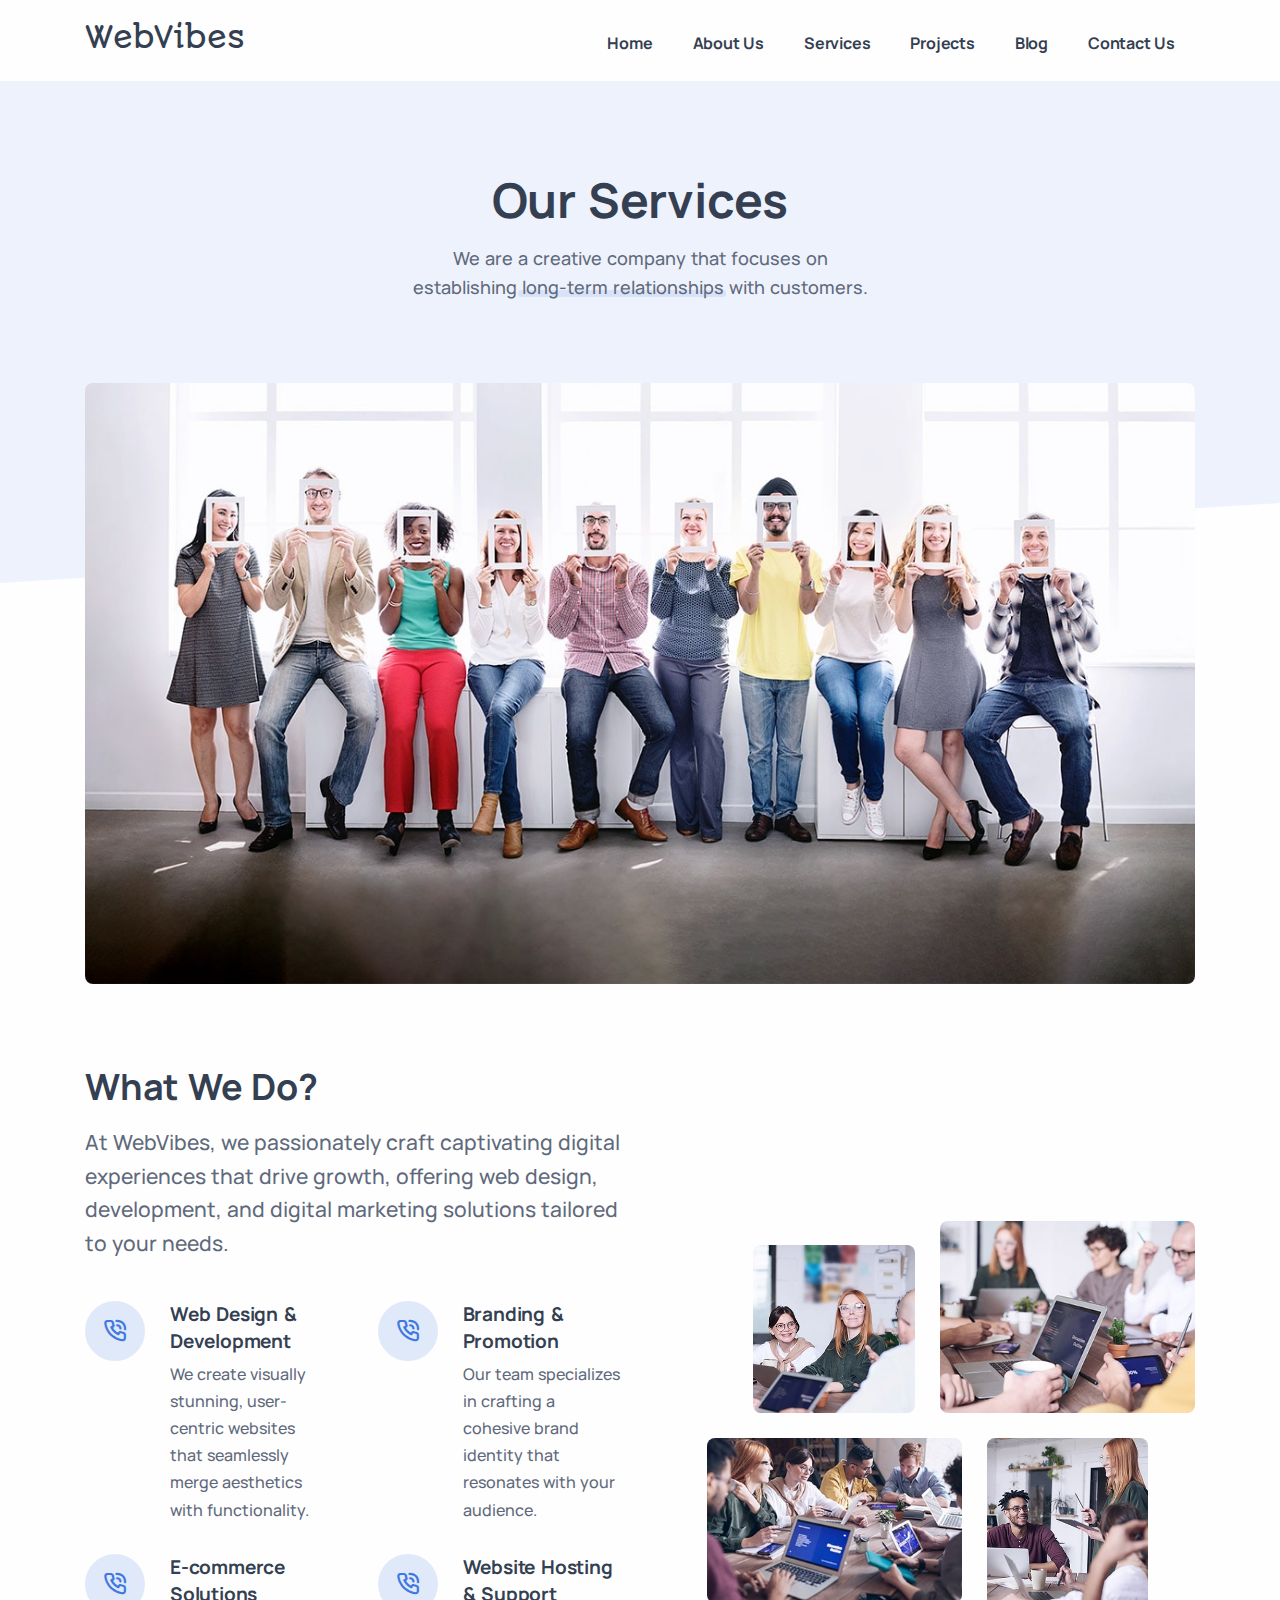
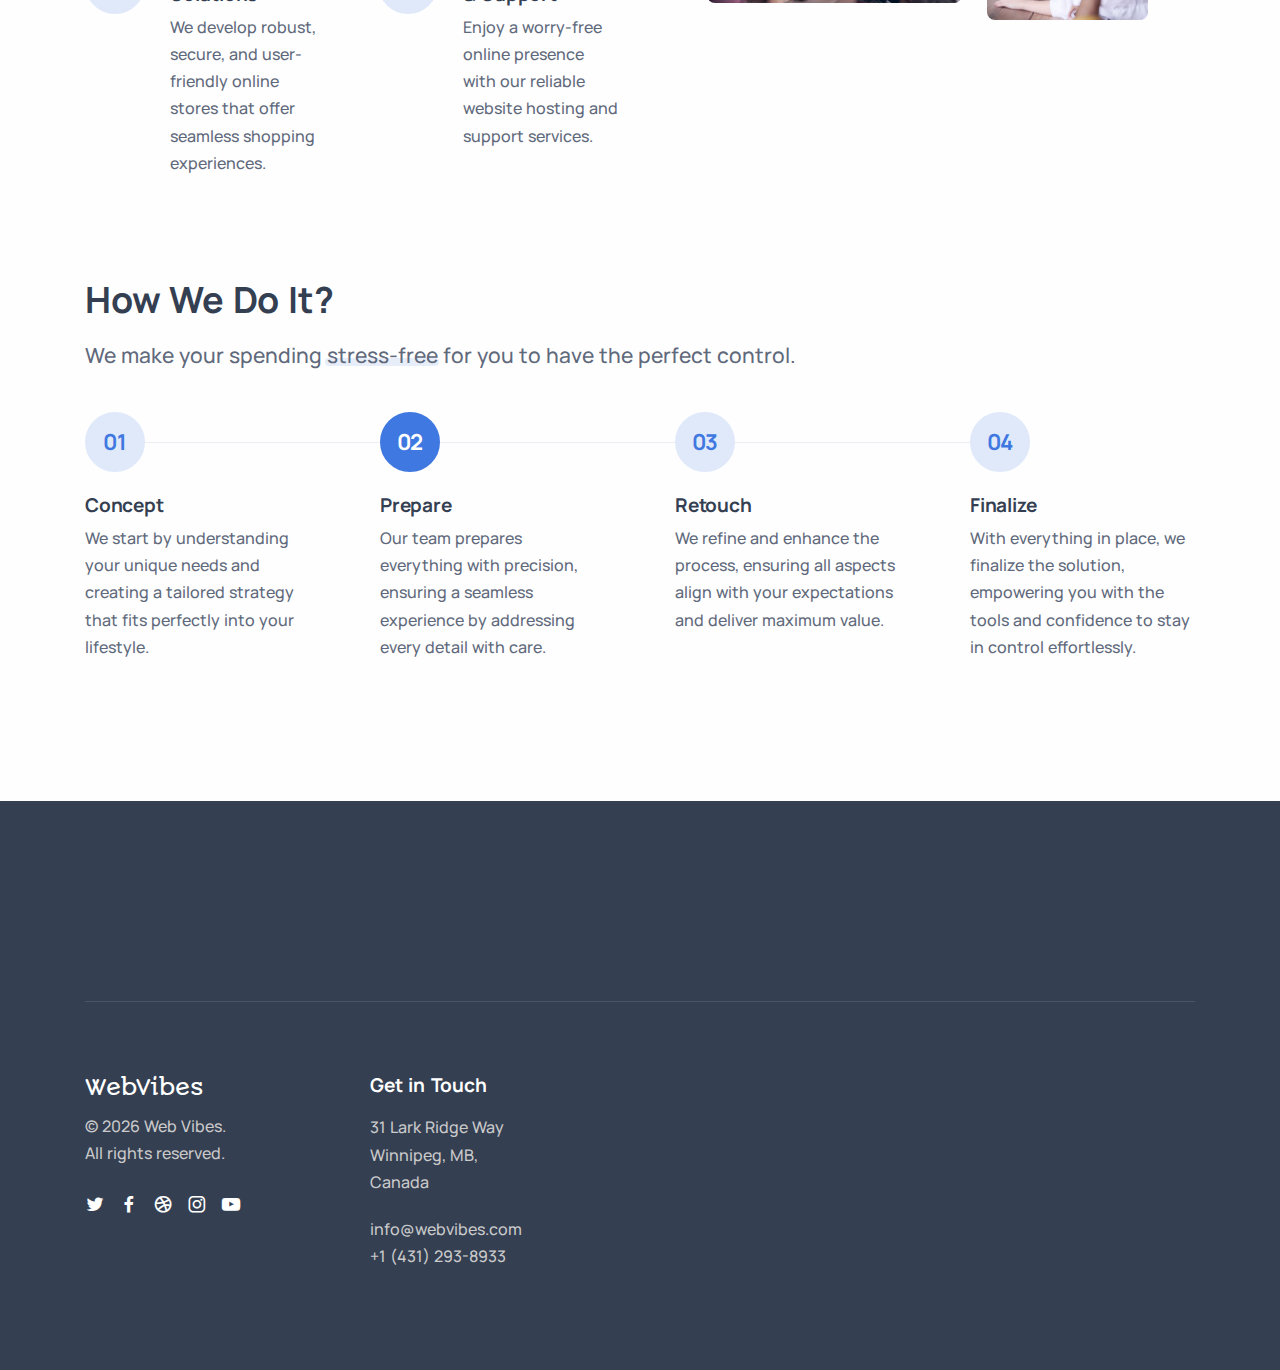
<file: services.html>
<!-- @format -->

<!DOCTYPE html>
<html lang="en">
  <head>
    <meta charset="utf-8" />
    <meta name="viewport" content="width=device-width, initial-scale=1.0" />
    <title>Our Services - WebVibes: Web Design, Development & SEO</title>
    <meta name="description" content="Explore WebVibes' wide range of services, including custom web design, development, SEO, and digital marketing. Let us help you achieve online success with tailored solutions." />
    <meta name="keywords" content="web design services, web development, SEO services, Winnipeg digital solutions, custom web development, online marketing services" />
    
    <meta name="author" content="Webvibes" />
    <link rel="shortcut icon" href="./assets/img/favicon.png" />
    <link rel="stylesheet" href="./assets/css/plugins.css" />
    <link rel="stylesheet" href="./assets/css/style.css" />
    <link rel="preconnect" href="https://fonts.gstatic.com" crossorigin />
    <link
      href="https://fonts.googleapis.com/css2?family=Autour+One&family=Noto+Sans+Hebrew:wght@100..900&display=swap"
      rel="stylesheet"
    />
    <style>
      .autour-one-regular {
        font-family: 'Autour One', system-ui;
        font-weight: 400;
        font-style: normal;
      }
      .logo-light {
        color: #fff;
      }
      .logo-dark {
        color: #343f52;
      }
    </style>
  </head>

  <body>
    <div class="content-wrapper">
      <header class="wrapper">
        <nav
          class="navbar navbar-expand-lg center-nav transparent navbar-light caret-none"
        >
          <div class="container flex-lg-row flex-nowrap align-items-center">
            <div class="navbar-brand w-100">
              <a href="./index.html"
                ><h1 class="autour-one-regular">WebVibes</h1></a
              >
            </div>
            <div
              class="navbar-collapse offcanvas offcanvas-nav offcanvas-start"
            >
              <div class="offcanvas-header d-lg-none">
                <h3 class="text-white fs-30 mb-0">WebVibes</h3>
                <button
                  type="button"
                  class="btn-close btn-close-white"
                  data-bs-dismiss="offcanvas"
                  aria-label="Close"
                ></button>
              </div>
              <div class="offcanvas-body ms-lg-auto d-flex flex-column h-100">
                <ul class="navbar-nav">
                  <li class="nav-item">
                    <a class="nav-link" href="/">Home</a>
                  </li>
                  <li class="nav-item">
                    <a class="nav-link" href="/about.html">About Us</a>
                  </li>
                  <li class="nav-item"></li>
                    <a class="nav-link" href="/services.html">Services</a>
                  </li>
                  <li class="nav-item">
                    <a class="nav-link" href="/projects.html">Projects</a>
                  </li>
                  <li class="nav-item">
                    <a class="nav-link" href="/blog">Blog</a>
                  </li>
                  <li class="nav-item">
                    <a class="nav-link" href="/contact.html">Contact Us</a>
                  </li>
                </ul>
                <!-- /.navbar-nav -->
                <div class="offcanvas-footer d-lg-none">
                  <div>
                    <a href="mailto:first.last@email.com" class="link-inverse"
                      >info@webvibes.ca</a
                    >
                    <br />
                    (431)-293-8933<br />
                    <nav class="nav social social-white mt-4">
                      <a href="#"><i class="uil uil-twitter"></i></a>
                      <a href="#"><i class="uil uil-facebook-f"></i></a>
                      <a href="#"><i class="uil uil-dribbble"></i></a>
                      <a href="#"><i class="uil uil-instagram"></i></a>
                      <a href="#"><i class="uil uil-youtube"></i></a>
                    </nav>
                    <!-- /.social -->
                  </div>
                </div>
                <!-- /.offcanvas-footer -->
              </div>
              <!-- /.offcanvas-body -->
            </div>
            <!-- /.navbar-collapse -->
            <div class="navbar-other d-flex ms-auto" style="display: none">
              <ul class="navbar-nav flex-row align-items-center ms-auto">
                <li class="nav-item d-lg-none">
                  <button class="hamburger offcanvas-nav-btn">
                    <span></span>
                  </button>
                </li>
              </ul>
              <!-- /.navbar-nav -->
            </div>
            <!-- /.navbar-other -->
          </div>
          <!-- /.container -->
        </nav>
        <!-- /.navbar -->
      </header>
      <!-- /header -->
      <section class="wrapper bg-soft-primary">
        <div class="container pt-10 pb-19 pt-md-14 pb-md-20 text-center">
          <div class="row">
            <div class="col-md-8 col-lg-7 col-xl-6 col-xxl-5 mx-auto mb-11">
              <h1 class="display-1 mb-3">Our Services</h1>
              <p class="lead px-lg-7 px-xl-7 px-xxl-6">
                We are a creative company that focuses on establishing
                <span class="underline">long-term relationships</span> with
                customers.
              </p>
            </div>
            <!-- /column -->
          </div>
          <!-- /.row -->
        </div>
        <!-- /.container -->
      </section>
      <!-- /section -->
      <section class="wrapper bg-light angled upper-end">
        <div class="container pb-14 pb-md-16">
          <div class="row mb-8">
            <div class="col-12 mt-n20">
              <figure class="rounded">
                <img
                  src="./assets/img/photos/about5.jpg"
                  srcset="./assets/img/photos/about5@2x.jpg 2x"
                  alt=""
                />
              </figure>
              <div class="row">
                <div class="col-xl-10 mx-auto">
                  
                  <!--/.card -->
                </div>
                <!-- /column -->
              </div>
              <!-- /.row -->
            </div>
            <!-- /column -->
          </div>
          <!-- /.row -->
          <div
            class="row gx-lg-8 gy-8 mt-5 mt-md-12 mt-lg-0 mb-15 align-items-center"
          >
            <div class="col-lg-6 order-lg-2">
              <div class="row gx-md-5 gy-5">
                <div class="col-md-4 offset-md-2 align-self-end">
                  <figure class="rounded">
                    <img
                      src="./assets/img/photos/g1.jpg"
                      srcset="./assets/img/photos/g1@2x.jpg 2x"
                      alt=""
                    />
                  </figure>
                </div>
                <!--/column -->
                <div class="col-md-6 align-self-end">
                  <figure class="rounded">
                    <img
                      src="./assets/img/photos/g2.jpg"
                      srcset="./assets/img/photos/g2@2x.jpg 2x"
                      alt=""
                    />
                  </figure>
                </div>
                <!--/column -->
                <div class="col-md-6 offset-md-1">
                  <figure class="rounded">
                    <img
                      src="./assets/img/photos/g3.jpg"
                      srcset="./assets/img/photos/g3@2x.jpg 2x"
                      alt=""
                    />
                  </figure>
                </div>
                <!--/column -->
                <div class="col-md-4 align-self-start">
                  <figure class="rounded">
                    <img
                      src="./assets/img/photos/g4.jpg"
                      srcset="./assets/img/photos/g4@2x.jpg 2x"
                      alt=""
                    />
                  </figure>
                </div>
                <!--/column -->
              </div>
              <!--/.row -->
            </div>
            <!--/column -->
            <div class="col-lg-6">
              <h2 class="display-4 mb-3">What We Do?</h2>
              <p class="lead fs-lg mb-8 pe-xxl-2">
                At WebVibes, we passionately craft captivating digital
                experiences that drive growth, offering web design, development,
                and digital marketing solutions tailored to your needs.
              </p>
              <div class="row gx-xl-10 gy-6">
                <div class="col-md-6 col-lg-12 col-xl-6">
                  <div class="d-flex flex-row">
                    <div>
                      <div
                        class="icon btn btn-circle btn-lg btn-soft-primary pe-none me-5"
                      >
                        <i class="uil uil-phone-volume"></i>
                      </div>
                    </div>
                    <div>
                      <h4 class="mb-1">Web Design & Development</h4>
                      <p class="mb-0">
                        We create visually stunning, user-centric websites that
                        seamlessly merge aesthetics with functionality.
                      </p>
                    </div>
                  </div>
                </div>
                <div class="col-md-6 col-lg-12 col-xl-6">
                  <div class="d-flex flex-row">
                    <div>
                      <div
                        class="icon btn btn-circle btn-lg btn-soft-primary pe-none me-5"
                      >
                        <i class="uil uil-phone-volume"></i>
                      </div>
                    </div>
                    <div>
                      <h4 class="mb-1">Branding & Promotion</h4>
                      <p class="mb-0">
                        Our team specializes in crafting a cohesive brand
                        identity that resonates with your audience.
                      </p>
                    </div>
                  </div>
                </div>
                <div class="col-md-6 col-lg-12 col-xl-6">
                  <div class="d-flex flex-row">
                    <div>
                      <div
                        class="icon btn btn-circle btn-lg btn-soft-primary pe-none me-5"
                      >
                        <i class="uil uil-phone-volume"></i>
                      </div>
                    </div>
                    <div>
                      <h4 class="mb-1">E-commerce Solutions</h4>
                      <p class="mb-0">
                        We develop robust, secure, and user-friendly online
                        stores that offer seamless shopping experiences.
                      </p>
                    </div>
                  </div>
                </div>
                <div class="col-md-6 col-lg-12 col-xl-6">
                  <div class="d-flex flex-row">
                    <div>
                      <div
                        class="icon btn btn-circle btn-lg btn-soft-primary pe-none me-5"
                      >
                        <i class="uil uil-phone-volume"></i>
                      </div>
                    </div>
                    <div>
                      <h4 class="mb-1">Website Hosting & Support</h4>
                      <p class="mb-0">
                        Enjoy a worry-free online presence with our reliable
                        website hosting and support services.
                      </p>
                    </div>
                  </div>
                </div>

                <!--/column -->
              </div>

              <!--/.row -->
            </div>

            <!--/column -->
          </div>
          <!--/.row -->
          <h2 class="display-4 mb-3">How We Do It?</h2>
          <p class="lead fs-lg mb-8">
            We make your spending <span class="underline">stress-free</span> for
            you to have the perfect control.
          </p>
          <div class="row gx-lg-8 gx-xl-12 gy-6 process-wrapper line">
            <div class="col-md-6 col-lg-3">
              <span
                class="icon btn btn-circle btn-lg btn-soft-primary pe-none mb-4"
                ><span class="number">01</span></span
              >
              <h4 class="mb-1">Concept</h4>
              <p>
                We start by understanding your unique needs and creating a
                tailored strategy that fits perfectly into your lifestyle.
              </p>
            </div>
            <!--/column -->
            <div class="col-md-6 col-lg-3">
              <span class="icon btn btn-circle btn-lg btn-primary pe-none mb-4"
                ><span class="number">02</span></span
              >
              <h4 class="mb-1">Prepare</h4>
              <p>
                Our team prepares everything with precision, ensuring a seamless
                experience by addressing every detail with care.
              </p>
            </div>
            <!--/column -->
            <div class="col-md-6 col-lg-3">
              <span
                class="icon btn btn-circle btn-lg btn-soft-primary pe-none mb-4"
                ><span class="number">03</span></span
              >
              <h4 class="mb-1">Retouch</h4>
              <p>
                We refine and enhance the process, ensuring all aspects align
                with your expectations and deliver maximum value.
              </p>
            </div>
            <!--/column -->
            <div class="col-md-6 col-lg-3">
              <span
                class="icon btn btn-circle btn-lg btn-soft-primary pe-none mb-4"
                ><span class="number">04</span></span
              >
              <h4 class="mb-1">Finalize</h4>
              <p>
                With everything in place, we finalize the solution, empowering
                you with the tools and confidence to stay in control
                effortlessly.
              </p>
            </div>
            <!--/column -->
          </div>
          <!--/.row -->
        </div>
        <!-- /.container -->
      </section>
      <!-- /section -->
    </div>
    <!-- /.content-wrapper -->
    <footer class="bg-navy text-inverse">
      <div class="container pt-15 pt-md-17 pb-13 pb-md-15">
        <hr class="mt-11 mb-12" />
        <div class="row gy-6 gy-lg-0">
          <div class="col-md-4 col-lg-3">
            <div class="widget">
              <h3 class="autour-one-regular logo-light">WebVibes</h3>
              <p class="mb-4">
                © <span id="currentYear"></span> Web Vibes. <br class="d-none d-lg-block" />All rights reserved.
            </p>
              <nav class="nav social social-white">
                <a href="#"><i class="uil uil-twitter"></i></a>
                <a href="#"><i class="uil uil-facebook-f"></i></a>
                <a href="#"><i class="uil uil-dribbble"></i></a>
                <a href="#"><i class="uil uil-instagram"></i></a>
                <a href="#"><i class="uil uil-youtube"></i></a>
              </nav>
              <!-- /.social -->
            </div>
            <!-- /.widget -->
          </div>
          <!-- /column -->
          <div class="col-md-4 col-lg-3">
            <div class="widget">
              <h4 class="widget-title text-white mb-3">Get in Touch</h4>
              <address class="pe-xl-15 pe-xxl-17">31 Lark Ridge Way<br />Winnipeg, MB, Canada</address>
              <a href="mailto:#">info@webvibes.com</a><br />
              +1 (431) 293-8933
            </div>
            <!-- /.widget -->
          </div>
          <!-- /column -->
          <div class="col-md-4 col-lg-3">
            <!-- <div class="widget">
              <h4 class="widget-title text-white mb-3">Learn More</h4>
              <ul class="list-unstyled mb-0">
                <li><a href="#">About Us</a></li>
                <li><a href="#">Our Story</a></li>
                <li><a href="#">Projects</a></li>
                <li><a href="#">Terms of Use</a></li>
                <li><a href="#">Privacy Policy</a></li>
              </ul>
            </div> -->
            <!-- /.widget -->
          </div>
          <!-- /column -->
          <div class="col-md-12 col-lg-3">
            <!-- <div class="widget">
              <h4 class="widget-title text-white mb-3">Our Newsletter</h4>
              <p class="mb-5">
                Subscribe to our newsletter to get our news & deals delivered to
                you.
              </p>
              <div class="newsletter-wrapper">
                <div id="mc_embed_signup2">
                  <form
                    action=""
                    method="post"
                    id="mc-embedded-subscribe-form2"
                    name="mc-embedded-subscribe-form"
                    class="validate dark-fields"
                    target="_blank"
                    novalidate
                  >
                    <div id="mc_embed_signup_scroll2">
                      <div class="mc-field-group input-group form-floating">
                        <input
                          type="email"
                          value=""
                          name="EMAIL"
                          class="required email form-control"
                          placeholder="Email Address"
                          id="mce-EMAIL2"
                        />
                        <label for="mce-EMAIL2">Email Address</label>
                        <input
                          type="submit"
                          value="Join"
                          name="subscribe"
                          id="mc-embedded-subscribe2"
                          class="btn btn-primary"
                        />
                      </div>
                      <div id="mce-responses2" class="clear">
                        <div
                          class="response"
                          id="mce-error-response2"
                          style="display: none"
                        ></div>
                        <div
                          class="response"
                          id="mce-success-response2"
                          style="display: none"
                        ></div>
                      </div>
                      <div
                        style="position: absolute; left: -5000px"
                        aria-hidden="true"
                      >
                        <input
                          type="text"
                          name="b_ddc180777a163e0f9f66ee014_4b1bcfa0bc"
                          tabindex="-1"
                          value=""
                        />
                      </div>
                      <div class="clear"></div>
                    </div>
                  </form>
                </div>
                
              </div>
              
            </div> -->
            <!-- /.widget -->
          </div>
          <!-- /column -->
        </div>
        <!--/.row -->
      </div>
      <!-- /.container -->
    </footer>
    <div class="progress-wrap">
      <svg
        class="progress-circle svg-content"
        width="100%"
        height="100%"
        viewBox="-1 -1 102 102"
      >
        <path d="M50,1 a49,49 0 0,1 0,98 a49,49 0 0,1 0,-98" />
      </svg>
    </div>
    <script src="./assets/js/plugins.js"></script>
    <script src="./assets/js/theme.js"></script>
    <script>
      // Update the current year dynamically
      document.getElementById("currentYear").textContent = new Date().getFullYear();
    </script>
  </body>
</html>
</file>
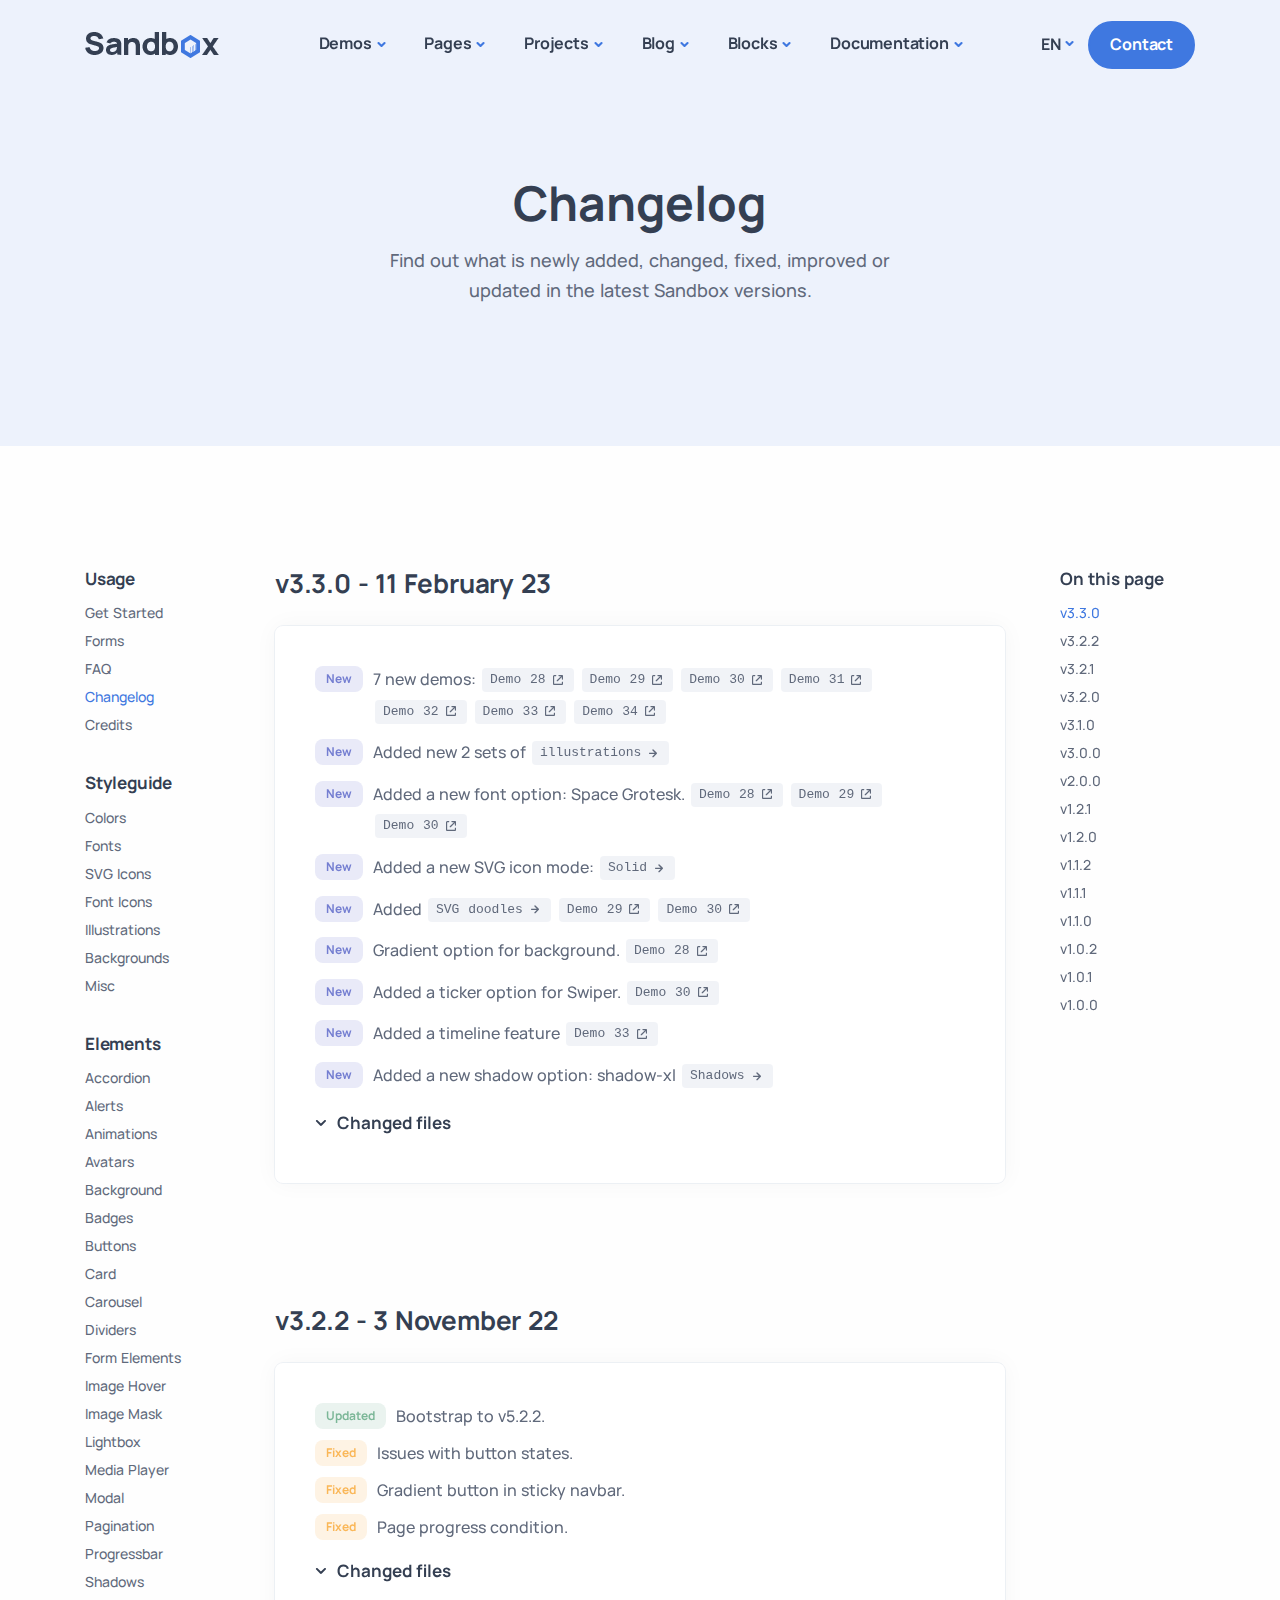
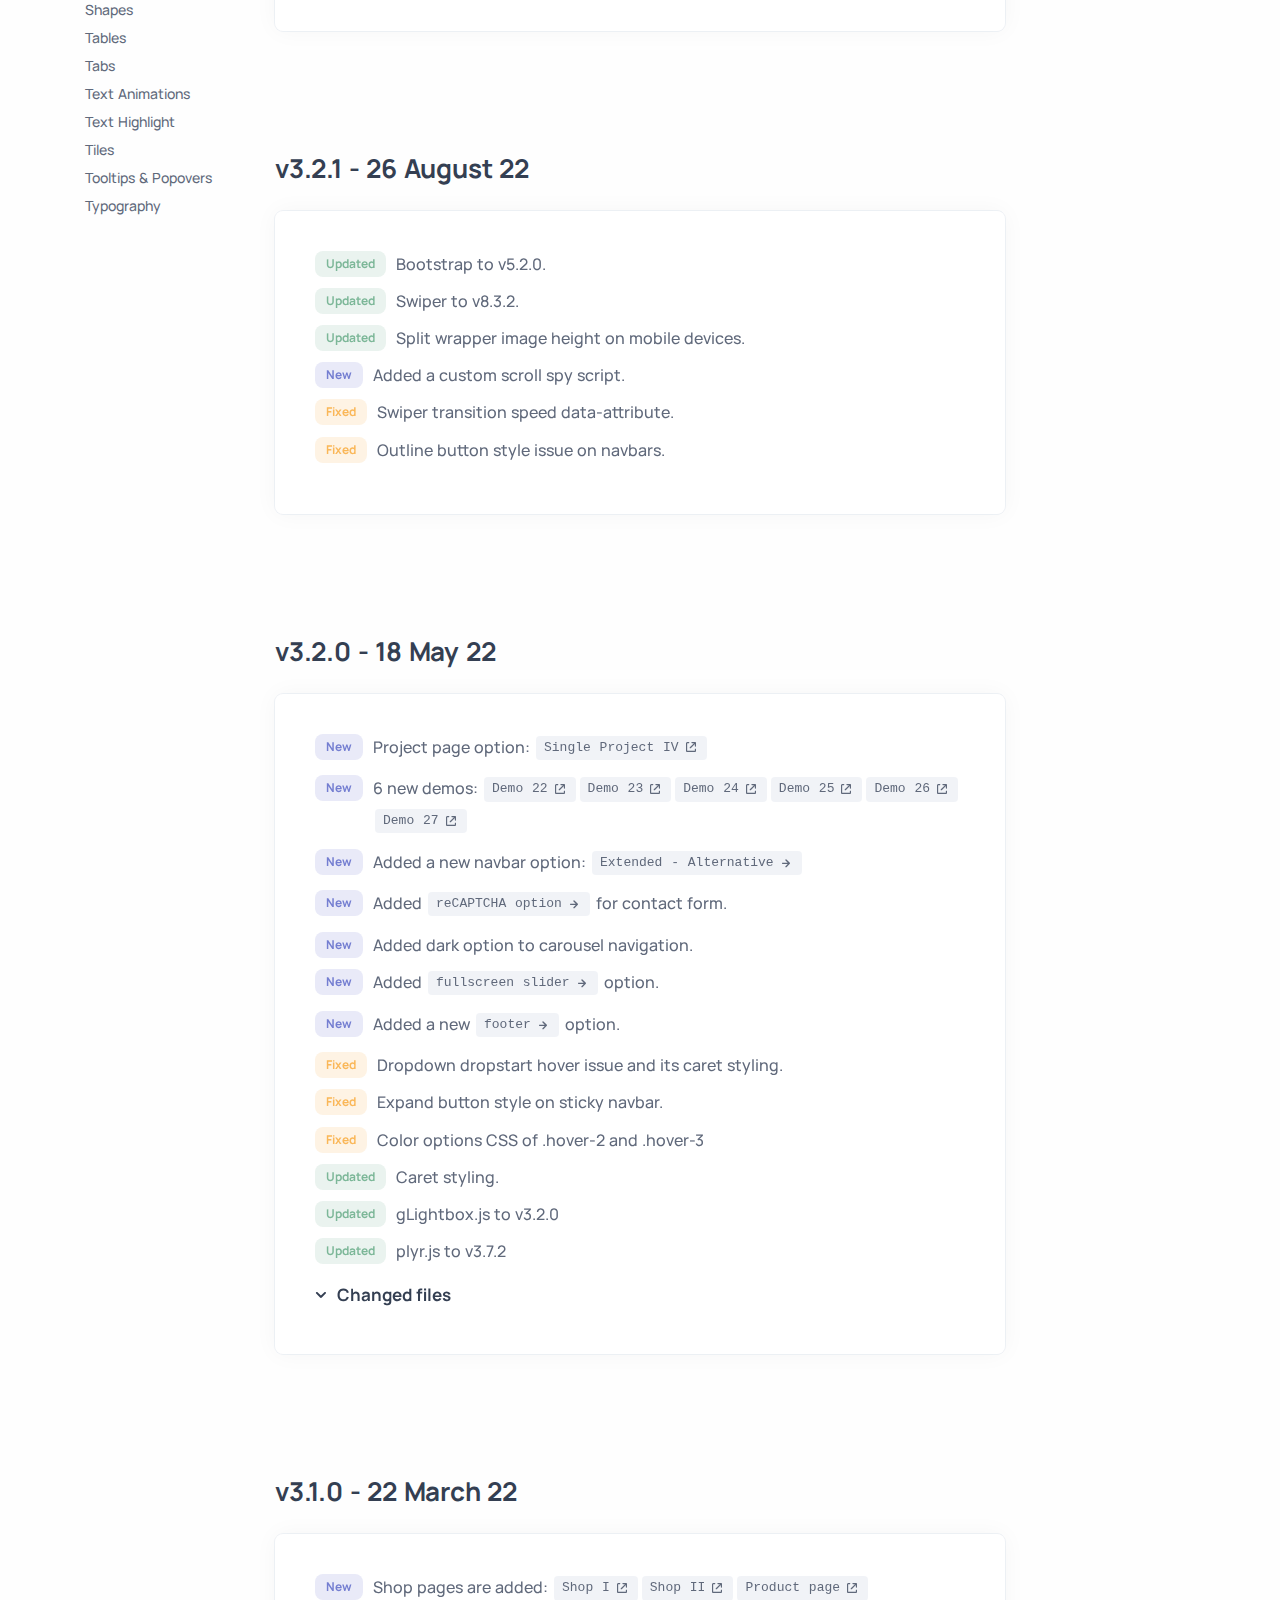
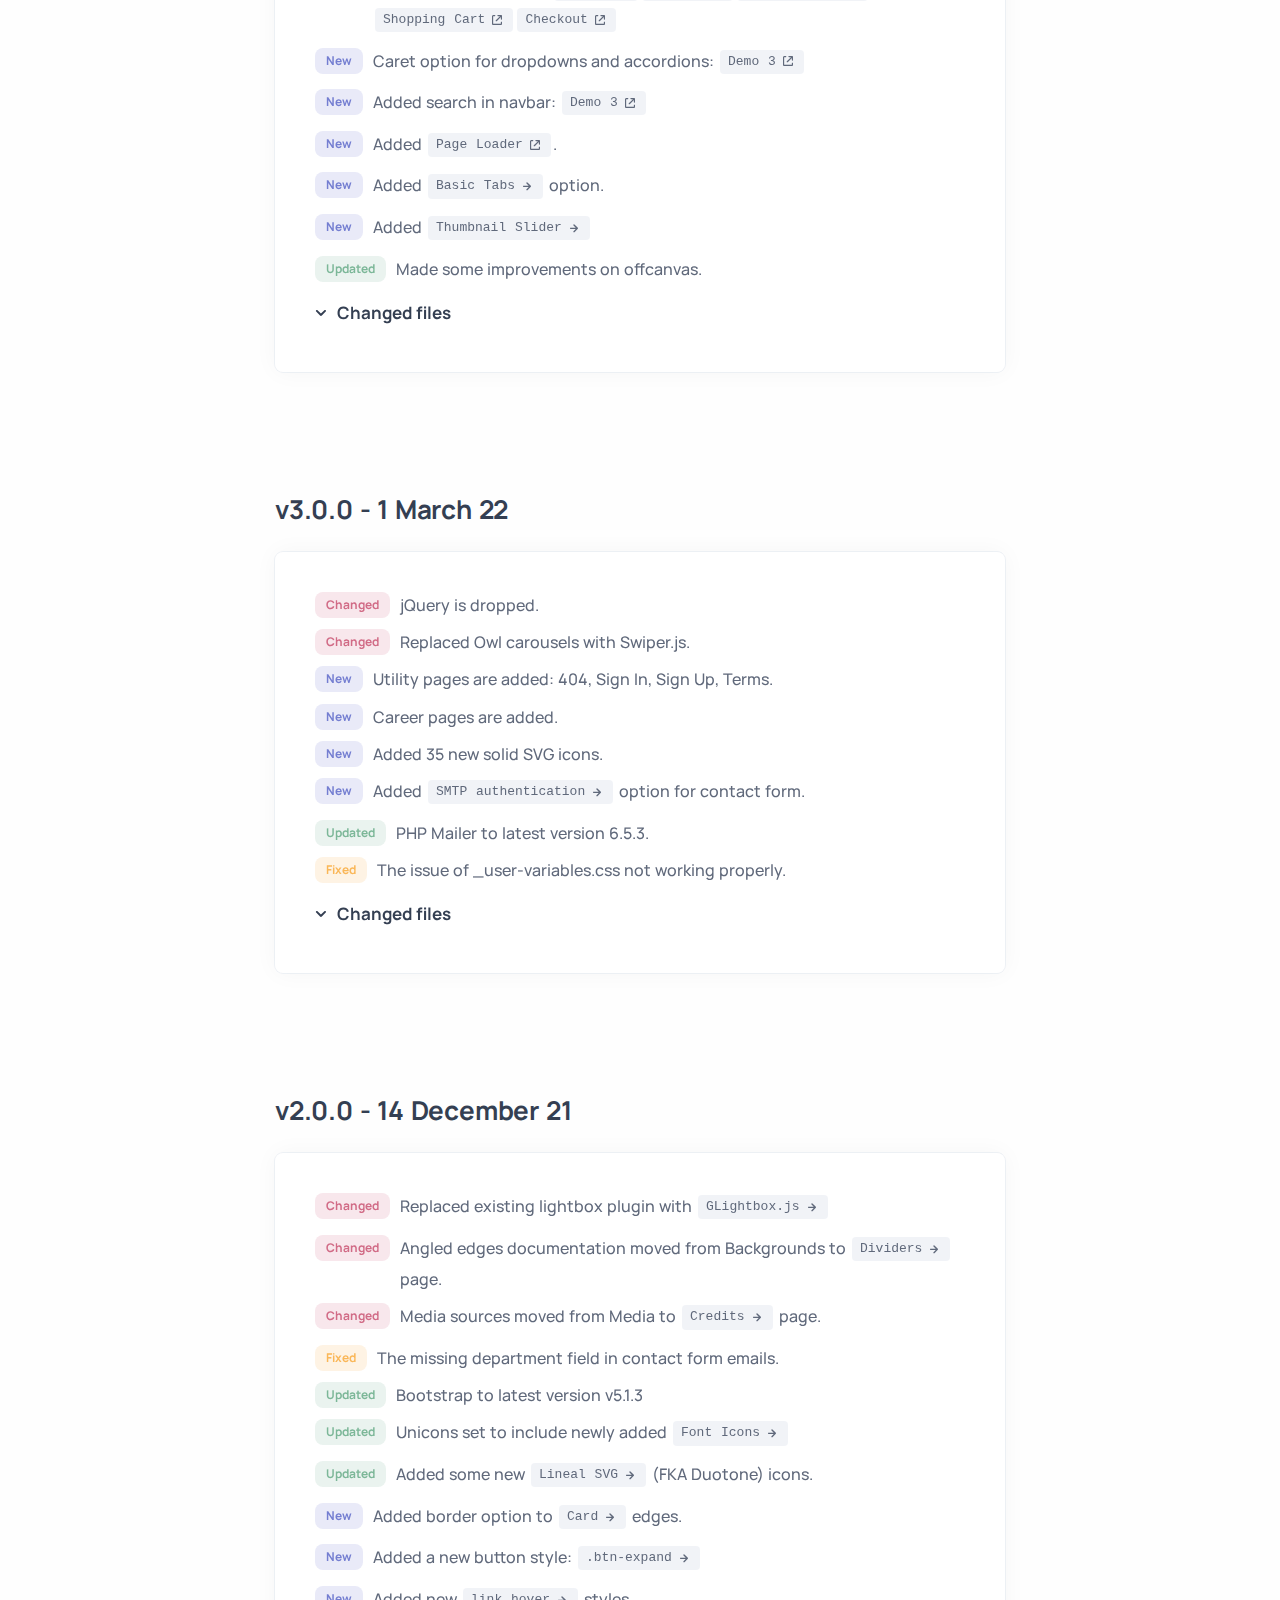
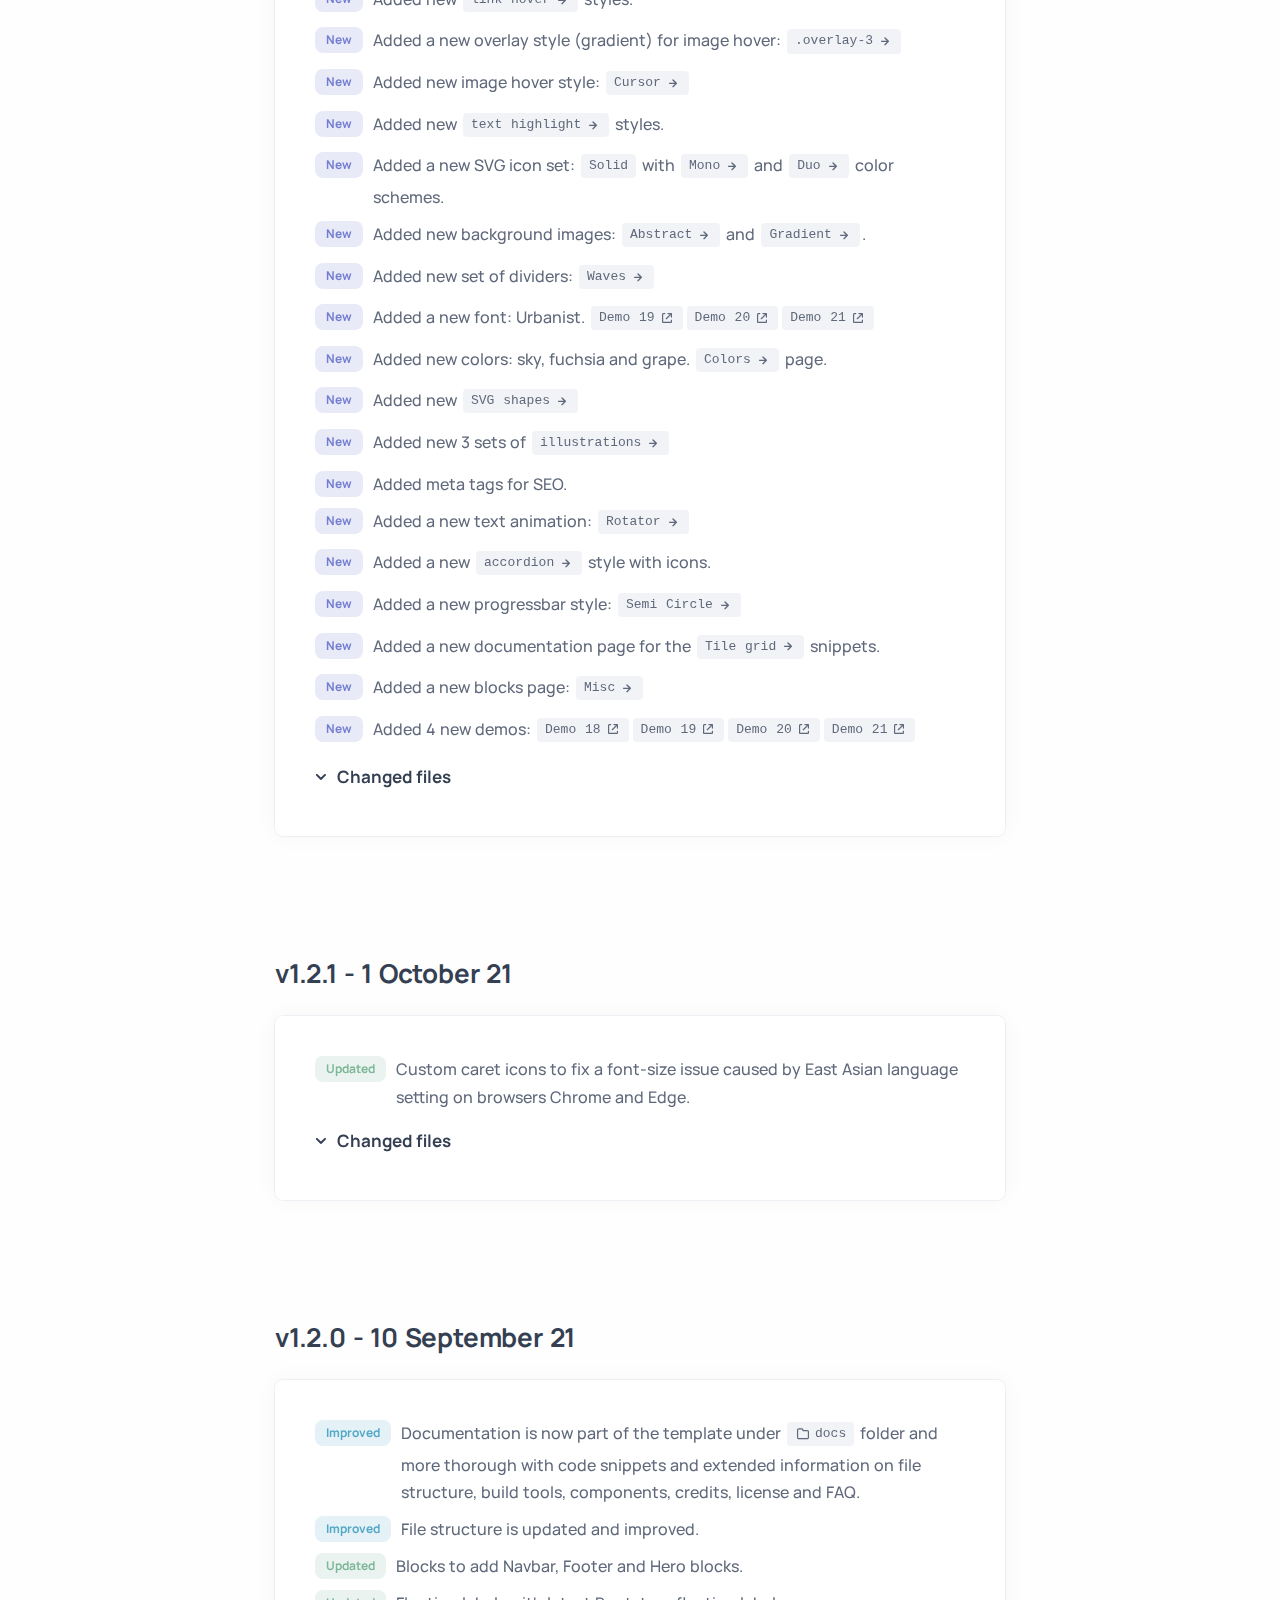
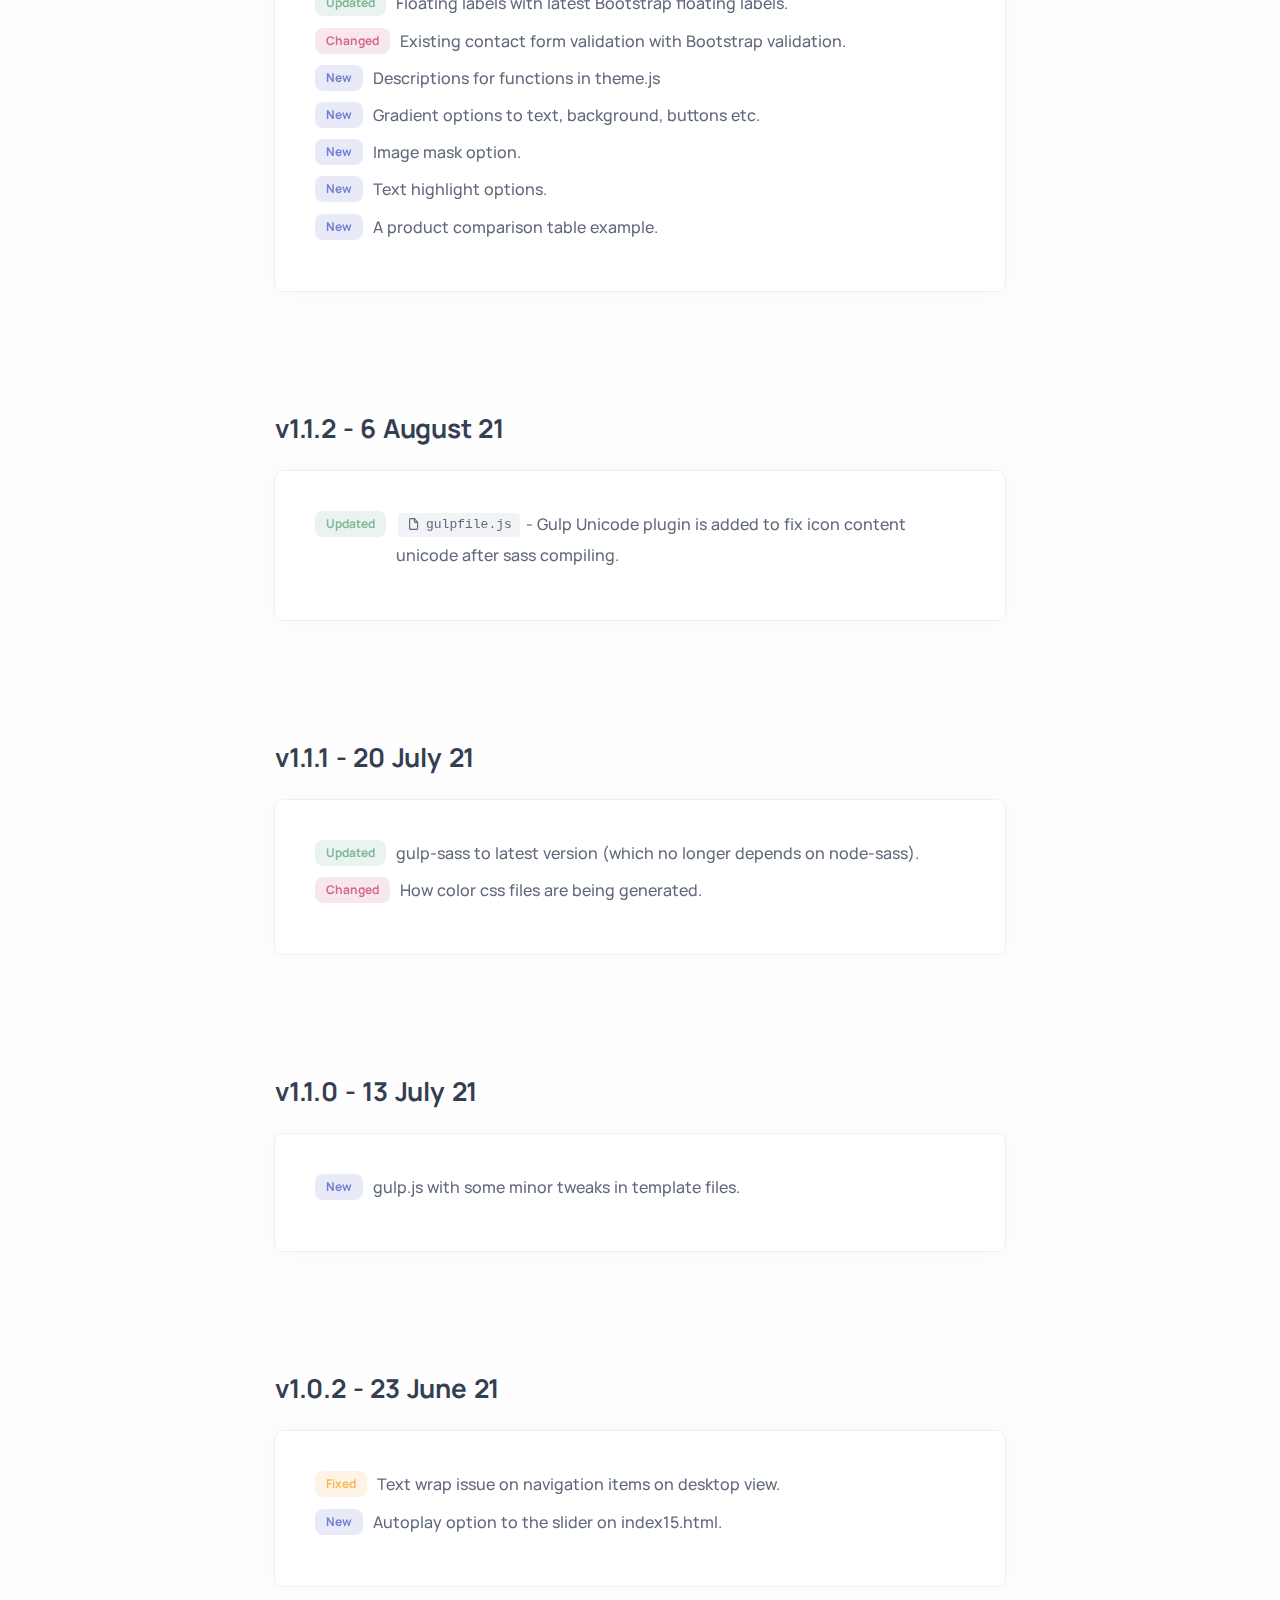
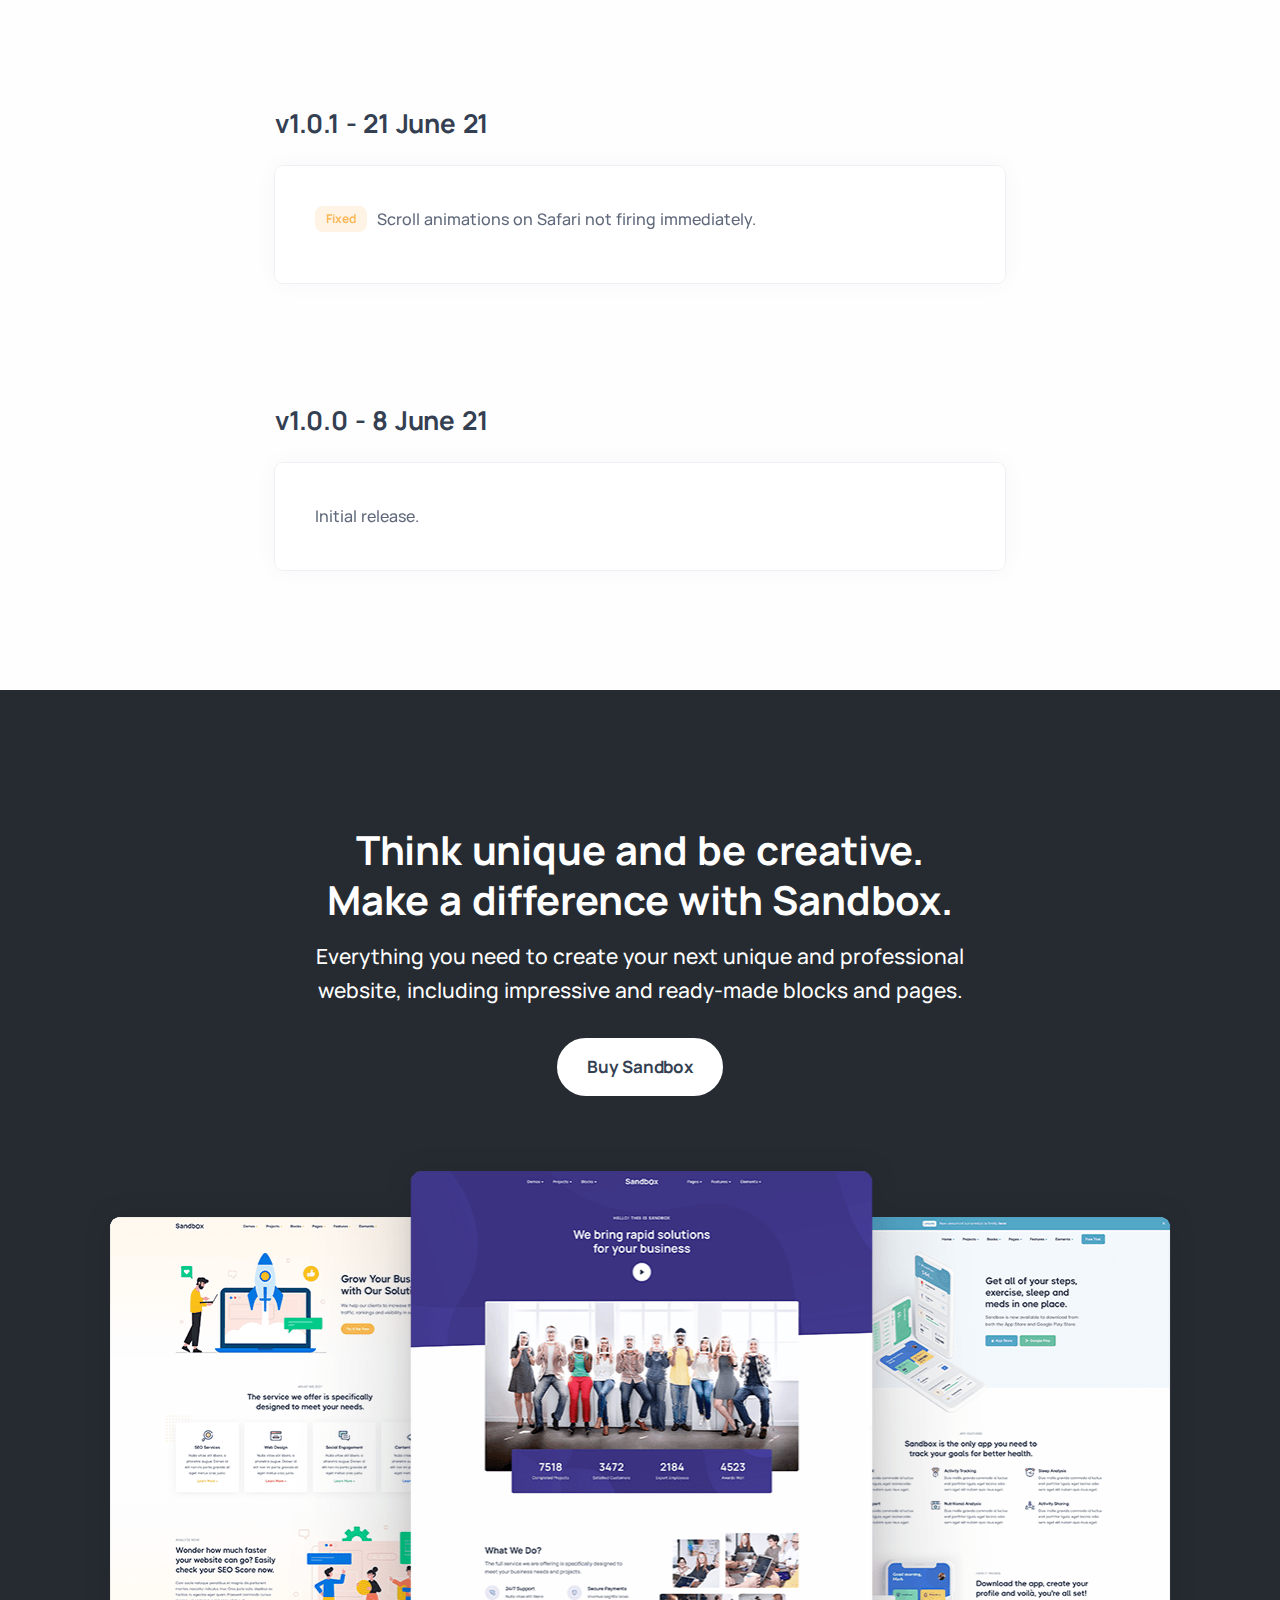
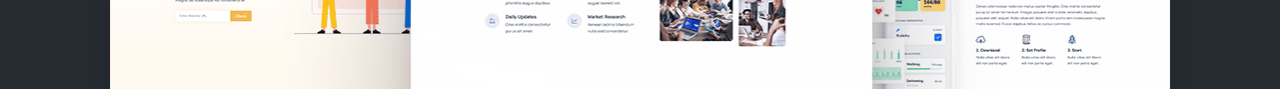
<file: docs/changelog.html>
<!DOCTYPE html>
<html lang="en">

<head>
  <meta charset="utf-8">
  <meta name="viewport" content="width=device-width, initial-scale=1.0">
  <meta name="description" content="An impressive and flawless site template that includes various UI elements and countless features, attractive ready-made blocks and rich pages, basically everything you need to create a unique and professional website.">
  <meta name="keywords" content="bootstrap 5, business, corporate, creative, gulp, marketing, minimal, modern, multipurpose, one page, responsive, saas, sass, seo, startup, html5 template, site template">
  <meta name="author" content="elemis">
  <title>Sandbox - Modern & Multipurpose Bootstrap 5 Template</title>
  <link rel="shortcut icon" href="../assets/img/favicon.png">
  <link rel="stylesheet" href="../assets/css/plugins.css">
  <link rel="stylesheet" href="../assets/css/style.css">
</head>

<body>
  <div class="content-wrapper">
    <header class="wrapper bg-soft-primary">
      <nav class="navbar navbar-expand-lg center-nav transparent navbar-light">
        <div class="container flex-lg-row flex-nowrap align-items-center">
          <div class="navbar-brand w-100">
            <a href="../index.html">
              <img src="../assets/img/logo.png" srcset="../assets/img/logo@2x.png 2x" alt="" />
            </a>
          </div>
          <div class="navbar-collapse offcanvas offcanvas-nav offcanvas-start">
            <div class="offcanvas-header d-lg-none">
              <h3 class="text-white fs-30 mb-0">Sandbox</h3>
              <button type="button" class="btn-close btn-close-white" data-bs-dismiss="offcanvas" aria-label="Close"></button>
            </div>
            <div class="offcanvas-body ms-lg-auto d-flex flex-column h-100">
              <ul class="navbar-nav">
                <li class="nav-item dropdown dropdown-mega">
                  <a class="nav-link dropdown-toggle" href="#" data-bs-toggle="dropdown">Demos</a>
                  <ul class="dropdown-menu mega-menu mega-menu-dark mega-menu-img">
                    <li class="mega-menu-content mega-menu-scroll">
                      <ul class="row row-cols-1 row-cols-lg-6 gx-0 gx-lg-4 gy-lg-2 list-unstyled">
                        <li class="col">
                          <a class="dropdown-item" href="../demo1.html">
                            <figure class="rounded lift d-none d-lg-block"><img src="../assets/img/demos/mi1.jpg" srcset="../assets/img/demos/mi1@2x.jpg 2x" alt=""></figure>
                            <span class="d-lg-none">Demo 1</span>
                          </a>
                        </li>
                        <li class="col">
                          <a class="dropdown-item" href="../demo2.html">
                            <figure class="rounded lift d-none d-lg-block"><img src="../assets/img/demos/mi2.jpg" srcset="../assets/img/demos/mi2@2x.jpg 2x" alt=""></figure>
                            <span class="d-lg-none">Demo 2</span>
                          </a>
                        </li>
                        <li class="col">
                          <a class="dropdown-item" href="../demo3.html">
                            <figure class="rounded lift d-none d-lg-block"><img src="../assets/img/demos/mi3.jpg" srcset="../assets/img/demos/mi3@2x.jpg 2x" alt=""></figure>
                            <span class="d-lg-none">Demo 3</span>
                          </a>
                        </li>
                        <li class="col">
                          <a class="dropdown-item" href="../demo4.html">
                            <figure class="rounded lift d-none d-lg-block"><img src="../assets/img/demos/mi4.jpg" srcset="../assets/img/demos/mi4@2x.jpg 2x" alt=""></figure>
                            <span class="d-lg-none">Demo 4</span>
                          </a>
                        </li>
                        <li class="col">
                          <a class="dropdown-item" href="../demo5.html">
                            <figure class="rounded lift d-none d-lg-block"><img src="../assets/img/demos/mi5.jpg" srcset="../assets/img/demos/mi5@2x.jpg 2x" alt=""></figure>
                            <span class="d-lg-none">Demo 5</span>
                          </a>
                        </li>
                        <li class="col">
                          <a class="dropdown-item" href="../demo6.html">
                            <figure class="rounded lift d-none d-lg-block"><img src="../assets/img/demos/mi6.jpg" srcset="../assets/img/demos/mi6@2x.jpg 2x" alt=""></figure>
                            <span class="d-lg-none">Demo 6</span>
                          </a>
                        </li>
                        <li class="col">
                          <a class="dropdown-item" href="../demo7.html">
                            <figure class="rounded lift d-none d-lg-block"><img src="../assets/img/demos/mi7.jpg" srcset="../assets/img/demos/mi7@2x.jpg 2x" alt=""></figure>
                            <span class="d-lg-none">Demo 7</span>
                          </a>
                        </li>
                        <li class="col">
                          <a class="dropdown-item" href="../demo8.html">
                            <figure class="rounded lift d-none d-lg-block"><img src="../assets/img/demos/mi8.jpg" srcset="../assets/img/demos/mi8@2x.jpg 2x" alt=""></figure>
                            <span class="d-lg-none">Demo 8</span>
                          </a>
                        </li>
                        <li class="col">
                          <a class="dropdown-item" href="../demo9.html">
                            <figure class="rounded lift d-none d-lg-block"><img src="../assets/img/demos/mi9.jpg" srcset="../assets/img/demos/mi9@2x.jpg 2x" alt=""></figure>
                            <span class="d-lg-none">Demo 9</span>
                          </a>
                        </li>
                        <li class="col">
                          <a class="dropdown-item" href="../demo10.html">
                            <figure class="rounded lift d-none d-lg-block"><img src="../assets/img/demos/mi10.jpg" srcset="../assets/img/demos/mi10@2x.jpg 2x" alt=""></figure>
                            <span class="d-lg-none">Demo 10</span>
                          </a>
                        </li>
                        <li class="col">
                          <a class="dropdown-item" href="../demo11.html">
                            <figure class="rounded lift d-none d-lg-block"><img src="../assets/img/demos/mi11.jpg" srcset="../assets/img/demos/mi11@2x.jpg 2x" alt=""></figure>
                            <span class="d-lg-none">Demo 11</span>
                          </a>
                        </li>
                        <li class="col">
                          <a class="dropdown-item" href="../demo12.html">
                            <figure class="rounded lift d-none d-lg-block"><img src="../assets/img/demos/mi12.jpg" srcset="../assets/img/demos/mi12@2x.jpg 2x" alt=""></figure>
                            <span class="d-lg-none">Demo 12</span>
                          </a>
                        </li>
                        <li class="col">
                          <a class="dropdown-item" href="../demo13.html">
                            <figure class="rounded lift d-none d-lg-block"><img src="../assets/img/demos/mi13.jpg" srcset="../assets/img/demos/mi13@2x.jpg 2x" alt=""></figure>
                            <span class="d-lg-none">Demo 13</span>
                          </a>
                        </li>
                        <li class="col">
                          <a class="dropdown-item" href="../demo14.html">
                            <figure class="rounded lift d-none d-lg-block"><img src="../assets/img/demos/mi14.jpg" srcset="../assets/img/demos/mi14@2x.jpg 2x" alt=""></figure>
                            <span class="d-lg-none">Demo 14</span>
                          </a>
                        </li>
                        <li class="col">
                          <a class="dropdown-item" href="../demo15.html">
                            <figure class="rounded lift d-none d-lg-block"><img src="../assets/img/demos/mi15.jpg" srcset="../assets/img/demos/mi15@2x.jpg 2x" alt=""></figure>
                            <span class="d-lg-none">Demo 15</span>
                          </a>
                        </li>
                        <li class="col">
                          <a class="dropdown-item" href="../demo16.html">
                            <figure class="rounded lift d-none d-lg-block"><img src="../assets/img/demos/mi16.jpg" srcset="../assets/img/demos/mi16@2x.jpg 2x" alt=""></figure>
                            <span class="d-lg-none">Demo 16</span>
                          </a>
                        </li>
                        <li class="col">
                          <a class="dropdown-item" href="../demo17.html">
                            <figure class="rounded lift d-none d-lg-block"><img src="../assets/img/demos/mi17.jpg" srcset="../assets/img/demos/mi17@2x.jpg 2x" alt=""></figure>
                            <span class="d-lg-none">Demo 17</span>
                          </a>
                        </li>
                        <li class="col">
                          <a class="dropdown-item" href="../demo18.html">
                            <figure class="rounded lift d-none d-lg-block"><img src="../assets/img/demos/mi18.jpg" srcset="../assets/img/demos/mi18@2x.jpg 2x" alt=""></figure>
                            <span class="d-lg-none">Demo 18</span>
                          </a>
                        </li>
                        <li class="col">
                          <a class="dropdown-item" href="../demo19.html">
                            <figure class="rounded lift d-none d-lg-block"><img src="../assets/img/demos/mi19.jpg" srcset="../assets/img/demos/mi19@2x.jpg 2x" alt=""></figure>
                            <span class="d-lg-none">Demo 19</span>
                          </a>
                        </li>
                        <li class="col">
                          <a class="dropdown-item" href="../demo20.html">
                            <figure class="rounded lift d-none d-lg-block"><img src="../assets/img/demos/mi20.jpg" srcset="../assets/img/demos/mi20@2x.jpg 2x" alt=""></figure>
                            <span class="d-lg-none">Demo 20</span>
                          </a>
                        </li>
                        <li class="col">
                          <a class="dropdown-item" href="../demo21.html">
                            <figure class="rounded lift d-none d-lg-block"><img src="../assets/img/demos/mi21.jpg" srcset="../assets/img/demos/mi21@2x.jpg 2x" alt=""></figure>
                            <span class="d-lg-none">Demo 21</span>
                          </a>
                        </li>
                        <li class="col">
                          <a class="dropdown-item" href="../demo22.html">
                            <figure class="rounded lift d-none d-lg-block"><img src="../assets/img/demos/mi22.jpg" srcset="../assets/img/demos/mi22@2x.jpg 2x" alt=""></figure>
                            <span class="d-lg-none">Demo 22</span>
                          </a>
                        </li>
                        <li class="col">
                          <a class="dropdown-item" href="../demo23.html">
                            <figure class="rounded lift d-none d-lg-block"><img src="../assets/img/demos/mi23.jpg" srcset="../assets/img/demos/mi23@2x.jpg 2x" alt=""></figure>
                            <span class="d-lg-none">Demo 23</span>
                          </a>
                        </li>
                        <li class="col">
                          <a class="dropdown-item" href="../demo24.html">
                            <figure class="rounded lift d-none d-lg-block"><img src="../assets/img/demos/mi24.jpg" srcset="../assets/img/demos/mi24@2x.jpg 2x" alt=""></figure>
                            <span class="d-lg-none">Demo 24</span>
                          </a>
                        </li>
                        <li class="col">
                          <a class="dropdown-item" href="../demo25.html">
                            <figure class="rounded lift d-none d-lg-block"><img src="../assets/img/demos/mi25.jpg" srcset="../assets/img/demos/mi25@2x.jpg 2x" alt=""></figure>
                            <span class="d-lg-none">Demo 25</span>
                          </a>
                        </li>
                        <li class="col">
                          <a class="dropdown-item" href="../demo26.html">
                            <figure class="rounded lift d-none d-lg-block"><img src="../assets/img/demos/mi26.jpg" srcset="../assets/img/demos/mi26@2x.jpg 2x" alt=""></figure>
                            <span class="d-lg-none">Demo 26</span>
                          </a>
                        </li>
                        <li class="col">
                          <a class="dropdown-item" href="../demo27.html">
                            <figure class="rounded lift d-none d-lg-block"><img src="../assets/img/demos/mi27.jpg" srcset="../assets/img/demos/mi27@2x.jpg 2x" alt=""></figure>
                            <span class="d-lg-none">Demo 27</span>
                          </a>
                        </li>
                        <li class="col">
                          <a class="dropdown-item" href="../demo28.html">
                            <figure class="rounded lift d-none d-lg-block"><img src="../assets/img/demos/mi28.jpg" srcset="../assets/img/demos/mi28@2x.jpg 2x" alt=""></figure>
                            <span class="d-lg-none">Demo 28</span>
                          </a>
                        </li>
                        <li class="col">
                          <a class="dropdown-item" href="../demo29.html">
                            <figure class="rounded lift d-none d-lg-block"><img src="../assets/img/demos/mi29.jpg" srcset="../assets/img/demos/mi29@2x.jpg 2x" alt=""></figure>
                            <span class="d-lg-none">Demo 29</span>
                          </a>
                        </li>
                        <li class="col">
                          <a class="dropdown-item" href="../demo30.html">
                            <figure class="rounded lift d-none d-lg-block"><img src="../assets/img/demos/mi30.jpg" srcset="../assets/img/demos/mi30@2x.jpg 2x" alt=""></figure>
                            <span class="d-lg-none">Demo 30</span>
                          </a>
                        </li>
                        <li class="col">
                          <a class="dropdown-item" href="../demo31.html">
                            <figure class="rounded lift d-none d-lg-block"><img src="../assets/img/demos/mi31.jpg" srcset="../assets/img/demos/mi31@2x.jpg 2x" alt=""></figure>
                            <span class="d-lg-none">Demo 31</span>
                          </a>
                        </li>
                        <li class="col">
                          <a class="dropdown-item" href="../demo32.html">
                            <figure class="rounded lift d-none d-lg-block"><img src="../assets/img/demos/mi32.jpg" srcset="../assets/img/demos/mi32@2x.jpg 2x" alt=""></figure>
                            <span class="d-lg-none">Demo 32</span>
                          </a>
                        </li>
                        <li class="col">
                          <a class="dropdown-item" href="../demo33.html">
                            <figure class="rounded lift d-none d-lg-block"><img src="../assets/img/demos/mi33.jpg" srcset="../assets/img/demos/mi33@2x.jpg 2x" alt=""></figure>
                            <span class="d-lg-none">Demo 33</span>
                          </a>
                        </li>
                        <li class="col">
                          <a class="dropdown-item" href="../demo34.html">
                            <figure class="rounded lift d-none d-lg-block"><img src="../assets/img/demos/mi34.jpg" srcset="../assets/img/demos/mi34@2x.jpg 2x" alt=""></figure>
                            <span class="d-lg-none">Demo 34</span>
                          </a>
                        </li>
                      </ul>
                      <!--/.row -->
                      <span class="d-none d-lg-flex"><i class="uil uil-direction"></i><strong>Scroll to view more</strong></span>
                    </li>
                    <!--/.mega-menu-content-->
                  </ul>
                  <!--/.dropdown-menu -->
                </li>
                <li class="nav-item dropdown">
                  <a class="nav-link dropdown-toggle" href="#" data-bs-toggle="dropdown">Pages</a>
                  <ul class="dropdown-menu">
                    <li class="dropdown dropdown-submenu dropend"><a class="dropdown-item dropdown-toggle" href="#" data-bs-toggle="dropdown">Services</a>
                      <ul class="dropdown-menu">
                        <li class="nav-item"><a class="dropdown-item" href="../services.html">Services I</a></li>
                        <li class="nav-item"><a class="dropdown-item" href="../services2.html">Services II</a></li>
                      </ul>
                    </li>
                    <li class="dropdown dropdown-submenu dropend"><a class="dropdown-item dropdown-toggle" href="#" data-bs-toggle="dropdown">About</a>
                      <ul class="dropdown-menu">
                        <li class="nav-item"><a class="dropdown-item" href="../about.html">About I</a></li>
                        <li class="nav-item"><a class="dropdown-item" href="../about2.html">About II</a></li>
                      </ul>
                    </li>
                    <li class="dropdown dropdown-submenu dropend"><a class="dropdown-item dropdown-toggle" href="#" data-bs-toggle="dropdown">Shop</a>
                      <ul class="dropdown-menu">
                        <li class="nav-item"><a class="dropdown-item" href="../shop.html">Shop I</a></li>
                        <li class="nav-item"><a class="dropdown-item" href="../shop2.html">Shop II</a></li>
                        <li class="nav-item"><a class="dropdown-item" href="../shop-product.html">Product Page</a></li>
                        <li class="nav-item"><a class="dropdown-item" href="../shop-cart.html">Shopping Cart</a></li>
                        <li class="nav-item"><a class="dropdown-item" href="../shop-checkout.html">Checkout</a></li>
                      </ul>
                    </li>
                    <li class="dropdown dropdown-submenu dropend"><a class="dropdown-item dropdown-toggle" href="#" data-bs-toggle="dropdown">Contact</a>
                      <ul class="dropdown-menu">
                        <li class="nav-item"><a class="dropdown-item" href="../contact.html">Contact I</a></li>
                        <li class="nav-item"><a class="dropdown-item" href="../contact2.html">Contact II</a></li>
                        <li class="nav-item"><a class="dropdown-item" href="../contact3.html">Contact III</a></li>
                      </ul>
                    </li>
                    <li class="dropdown dropdown-submenu dropend"><a class="dropdown-item dropdown-toggle" href="#" data-bs-toggle="dropdown">Career</a>
                      <ul class="dropdown-menu">
                        <li class="nav-item"><a class="dropdown-item" href="../career.html">Job Listing I</a></li>
                        <li class="nav-item"><a class="dropdown-item" href="../career2.html">Job Listing II</a></li>
                        <li class="nav-item"><a class="dropdown-item" href="../career-job.html">Job Description</a></li>
                      </ul>
                    </li>
                    <li class="dropdown dropdown-submenu dropend"><a class="dropdown-item dropdown-toggle" href="#" data-bs-toggle="dropdown">Utility</a>
                      <ul class="dropdown-menu">
                        <li class="nav-item"><a class="dropdown-item" href="../404.html">404 Not Found</a></li>
                        <li class="nav-item"><a class="dropdown-item" href="../page-loader.html">Page Loader</a></li>
                        <li class="nav-item"><a class="dropdown-item" href="../signin.html">Sign In I</a></li>
                        <li class="nav-item"><a class="dropdown-item" href="../signin2.html">Sign In II</a></li>
                        <li class="nav-item"><a class="dropdown-item" href="../signup.html">Sign Up I</a></li>
                        <li class="nav-item"><a class="dropdown-item" href="../signup2.html">Sign Up II</a></li>
                        <li class="nav-item"><a class="dropdown-item" href="../terms.html">Terms</a></li>
                      </ul>
                    </li>
                    <li class="nav-item"><a class="dropdown-item" href="../pricing.html">Pricing</a></li>
                    <li class="nav-item"><a class="dropdown-item" href="../onepage.html">One Page</a></li>
                  </ul>
                </li>
                <li class="nav-item dropdown">
                  <a class="nav-link dropdown-toggle" href="#" data-bs-toggle="dropdown">Projects</a>
                  <div class="dropdown-menu dropdown-lg">
                    <div class="dropdown-lg-content">
                      <div>
                        <h6 class="dropdown-header">Project Pages</h6>
                        <ul class="list-unstyled">
                          <li><a class="dropdown-item" href="../projects.html">Projects I</a></li>
                          <li><a class="dropdown-item" href="../projects2.html">Projects II</a></li>
                          <li><a class="dropdown-item" href="../projects3.html">Projects III</a></li>
                          <li><a class="dropdown-item" href="../projects4.html">Projects IV</a></li>
                        </ul>
                      </div>
                      <!-- /.column -->
                      <div>
                        <h6 class="dropdown-header">Single Projects</h6>
                        <ul class="list-unstyled">
                          <li><a class="dropdown-item" href="../single-project.html">Single Project I</a></li>
                          <li><a class="dropdown-item" href="../single-project2.html">Single Project II</a></li>
                          <li><a class="dropdown-item" href="../single-project3.html">Single Project III</a></li>
                          <li><a class="dropdown-item" href="../single-project4.html">Single Project IV</a></li>
                        </ul>
                      </div>
                      <!-- /.column -->
                    </div>
                    <!-- /auto-column -->
                  </div>
                </li>
                <li class="nav-item dropdown">
                  <a class="nav-link dropdown-toggle" href="#" data-bs-toggle="dropdown">Blog</a>
                  <ul class="dropdown-menu">
                    <li class="nav-item"><a class="dropdown-item" href="../blog.html">Blog without Sidebar</a></li>
                    <li class="nav-item"><a class="dropdown-item" href="../blog2.html">Blog with Sidebar</a></li>
                    <li class="nav-item"><a class="dropdown-item" href="../blog3.html">Blog with Left Sidebar</a></li>
                    <li class="dropdown dropdown-submenu dropend"><a class="dropdown-item dropdown-toggle" href="#" data-bs-toggle="dropdown">Blog Posts</a>
                      <ul class="dropdown-menu">
                        <li class="nav-item"><a class="dropdown-item" href="../blog-post.html">Post without Sidebar</a></li>
                        <li class="nav-item"><a class="dropdown-item" href="../blog-post2.html">Post with Sidebar</a></li>
                        <li class="nav-item"><a class="dropdown-item" href="../blog-post3.html">Post with Left Sidebar</a></li>
                      </ul>
                    </li>
                  </ul>
                </li>
                <li class="nav-item dropdown dropdown-mega">
                  <a class="nav-link dropdown-toggle" href="#" data-bs-toggle="dropdown">Blocks</a>
                  <ul class="dropdown-menu mega-menu mega-menu-dark mega-menu-img">
                    <li class="mega-menu-content">
                      <ul class="row row-cols-1 row-cols-lg-6 gx-0 gx-lg-6 gy-lg-4 list-unstyled">
                        <li class="col"><a class="dropdown-item" href="../docs/blocks/about.html">
                            <div class="rounded img-svg d-none d-lg-block p-4 mb-lg-2"><img class="rounded-0" src="../assets/img/demos/block1.svg" alt=""></div>
                            <span>About</span>
                          </a>
                        </li>
                        <li class="col"><a class="dropdown-item" href="../docs/blocks/blog.html">
                            <div class="rounded img-svg d-none d-lg-block p-4 mb-lg-2"><img class="rounded-0" src="../assets/img/demos/block2.svg" alt=""></div>
                            <span>Blog</span>
                          </a>
                        </li>
                        <li class="col"><a class="dropdown-item" href="../docs/blocks/call-to-action.html">
                            <div class="rounded img-svg d-none d-lg-block p-4 mb-lg-2"><img class="rounded-0" src="../assets/img/demos/block3.svg" alt=""></div>
                            <span>Call to Action</span>
                          </a>
                        </li>
                        <li class="col"><a class="dropdown-item" href="../docs/blocks/clients.html">
                            <div class="rounded img-svg d-none d-lg-block p-4 mb-lg-2"><img class="rounded-0" src="../assets/img/demos/block4.svg" alt=""></div>
                            <span>Clients</span>
                          </a>
                        </li>
                        <li class="col"><a class="dropdown-item" href="../docs/blocks/contact.html">
                            <div class="rounded img-svg d-none d-lg-block p-4 mb-lg-2"><img class="rounded-0" src="../assets/img/demos/block5.svg" alt=""></div>
                            <span>Contact</span>
                          </a>
                        </li>
                        <li class="col"><a class="dropdown-item" href="../docs/blocks/facts.html">
                            <div class="rounded img-svg d-none d-lg-block p-4 mb-lg-2"><img class="rounded-0" src="../assets/img/demos/block6.svg" alt=""></div>
                            <span>Facts</span>
                          </a>
                        </li>
                        <li class="col"><a class="dropdown-item" href="../docs/blocks/faq.html">
                            <div class="rounded img-svg d-none d-lg-block p-4 mb-lg-2"><img class="rounded-0" src="../assets/img/demos/block7.svg" alt=""></div>
                            <span>FAQ</span>
                          </a>
                        </li>
                        <li class="col"><a class="dropdown-item" href="../docs/blocks/features.html">
                            <div class="rounded img-svg d-none d-lg-block p-4 mb-lg-2"><img class="rounded-0" src="../assets/img/demos/block8.svg" alt=""></div>
                            <span>Features</span>
                          </a>
                        </li>
                        <li class="col"><a class="dropdown-item" href="../docs/blocks/footer.html">
                            <div class="rounded img-svg d-none d-lg-block p-4 mb-lg-2"><img class="rounded-0" src="../assets/img/demos/block9.svg" alt=""></div>
                            <span>Footer</span>
                          </a>
                        </li>
                        <li class="col"><a class="dropdown-item" href="../docs/blocks/hero.html">
                            <div class="rounded img-svg d-none d-lg-block p-4 mb-lg-2"><img class="rounded-0" src="../assets/img/demos/block10.svg" alt=""></div>
                            <span>Hero</span>
                          </a>
                        </li>
                        <li class="col"><a class="dropdown-item" href="../docs/blocks/misc.html">
                            <div class="rounded img-svg d-none d-lg-block p-4 mb-lg-2"><img class="rounded-0" src="../assets/img/demos/block17.svg" alt=""></div>
                            <span>Misc</span>
                          </a>
                        </li>
                        <li class="col"><a class="dropdown-item" href="../docs/blocks/navbar.html">
                            <div class="rounded img-svg d-none d-lg-block p-4 mb-lg-2"><img class="rounded-0" src="../assets/img/demos/block11.svg" alt=""></div>
                            <span>Navbar</span>
                          </a>
                        </li>
                        <li class="col"><a class="dropdown-item" href="../docs/blocks/portfolio.html">
                            <div class="rounded img-svg d-none d-lg-block p-4 mb-lg-2"><img class="rounded-0" src="../assets/img/demos/block12.svg" alt=""></div>
                            <span>Portfolio</span>
                          </a>
                        </li>
                        <li class="col"><a class="dropdown-item" href="../docs/blocks/pricing.html">
                            <div class="rounded img-svg d-none d-lg-block p-4 mb-lg-2"><img class="rounded-0" src="../assets/img/demos/block13.svg" alt=""></div>
                            <span>Pricing</span>
                          </a>
                        </li>
                        <li class="col"><a class="dropdown-item" href="../docs/blocks/process.html">
                            <div class="rounded img-svg d-none d-lg-block p-4 mb-lg-2"><img class="rounded-0" src="../assets/img/demos/block14.svg" alt=""></div>
                            <span>Process</span>
                          </a>
                        </li>
                        <li class="col"><a class="dropdown-item" href="../docs/blocks/team.html">
                            <div class="rounded img-svg d-none d-lg-block p-4 mb-lg-2"><img class="rounded-0" src="../assets/img/demos/block15.svg" alt=""></div>
                            <span>Team</span>
                          </a>
                        </li>
                        <li class="col"><a class="dropdown-item" href="../docs/blocks/testimonials.html">
                            <div class="rounded img-svg d-none d-lg-block p-4 mb-lg-2"><img class="rounded-0" src="../assets/img/demos/block16.svg" alt=""></div>
                            <span>Testimonials</span>
                          </a>
                        </li>
                      </ul>
                      <!--/.row -->
                    </li>
                    <!--/.mega-menu-content-->
                  </ul>
                  <!--/.dropdown-menu -->
                </li>
                <li class="nav-item dropdown dropdown-mega">
                  <a class="nav-link dropdown-toggle" href="#" data-bs-toggle="dropdown">Documentation</a>
                  <ul class="dropdown-menu mega-menu">
                    <li class="mega-menu-content">
                      <div class="row gx-0 gx-lg-3">
                        <div class="col-lg-4">
                          <h6 class="dropdown-header">Usage</h6>
                          <ul class="list-unstyled cc-2 pb-lg-1">
                            <li><a class="dropdown-item" href="../docs/index.html">Get Started</a></li>
                            <li><a class="dropdown-item" href="../docs/forms.html">Forms</a></li>
                            <li><a class="dropdown-item" href="../docs/faq.html">FAQ</a></li>
                            <li><a class="dropdown-item" href="../docs/changelog.html">Changelog</a></li>
                            <li><a class="dropdown-item" href="../docs/credits.html">Credits</a></li>
                          </ul>
                          <h6 class="dropdown-header mt-lg-6">Styleguide</h6>
                          <ul class="list-unstyled cc-2">
                            <li><a class="dropdown-item" href="../docs/styleguide/colors.html">Colors</a></li>
                            <li><a class="dropdown-item" href="../docs/styleguide/fonts.html">Fonts</a></li>
                            <li><a class="dropdown-item" href="../docs/styleguide/icons-svg.html">SVG Icons</a></li>
                            <li><a class="dropdown-item" href="../docs/styleguide/icons-font.html">Font Icons</a></li>
                            <li><a class="dropdown-item" href="../docs/styleguide/illustrations.html">Illustrations</a></li>
                            <li><a class="dropdown-item" href="../docs/styleguide/backgrounds.html">Backgrounds</a></li>
                            <li><a class="dropdown-item" href="../docs/styleguide/misc.html">Misc</a></li>
                          </ul>
                        </div>
                        <!--/column -->
                        <div class="col-lg-8">
                          <h6 class="dropdown-header">Elements</h6>
                          <ul class="list-unstyled cc-3">
                            <li><a class="dropdown-item" href="../docs/elements/accordion.html">Accordion</a></li>
                            <li><a class="dropdown-item" href="../docs/elements/alerts.html">Alerts</a></li>
                            <li><a class="dropdown-item" href="../docs/elements/animations.html">Animations</a></li>
                            <li><a class="dropdown-item" href="../docs/elements/avatars.html">Avatars</a></li>
                            <li><a class="dropdown-item" href="../docs/elements/background.html">Background</a></li>
                            <li><a class="dropdown-item" href="../docs/elements/badges.html">Badges</a></li>
                            <li><a class="dropdown-item" href="../docs/elements/buttons.html">Buttons</a></li>
                            <li><a class="dropdown-item" href="../docs/elements/card.html">Card</a></li>
                            <li><a class="dropdown-item" href="../docs/elements/carousel.html">Carousel</a></li>
                            <li><a class="dropdown-item" href="../docs/elements/dividers.html">Dividers</a></li>
                            <li><a class="dropdown-item" href="../docs/elements/form-elements.html">Form Elements</a></li>
                            <li><a class="dropdown-item" href="../docs/elements/image-hover.html">Image Hover</a></li>
                            <li><a class="dropdown-item" href="../docs/elements/image-mask.html">Image Mask</a></li>
                            <li><a class="dropdown-item" href="../docs/elements/lightbox.html">Lightbox</a></li>
                            <li><a class="dropdown-item" href="../docs/elements/player.html">Media Player</a></li>
                            <li><a class="dropdown-item" href="../docs/elements/modal.html">Modal</a></li>
                            <li><a class="dropdown-item" href="../docs/elements/pagination.html">Pagination</a></li>
                            <li><a class="dropdown-item" href="../docs/elements/progressbar.html">Progressbar</a></li>
                            <li><a class="dropdown-item" href="../docs/elements/shadows.html">Shadows</a></li>
                            <li><a class="dropdown-item" href="../docs/elements/shapes.html">Shapes</a></li>
                            <li><a class="dropdown-item" href="../docs/elements/tables.html">Tables</a></li>
                            <li><a class="dropdown-item" href="../docs/elements/tabs.html">Tabs</a></li>
                            <li><a class="dropdown-item" href="../docs/elements/text-animations.html">Text Animations</a></li>
                            <li><a class="dropdown-item" href="../docs/elements/text-highlight.html">Text Highlight</a></li>
                            <li><a class="dropdown-item" href="../docs/elements/tiles.html">Tiles</a></li>
                            <li><a class="dropdown-item" href="../docs/elements/tooltips-popovers.html">Tooltips & Popovers</a></li>
                            <li><a class="dropdown-item" href="../docs/elements/typography.html">Typography</a></li>
                          </ul>
                        </div>
                        <!--/column -->
                      </div>
                      <!--/.row -->
                    </li>
                    <!--/.mega-menu-content-->
                  </ul>
                  <!--/.dropdown-menu -->
                </li>
              </ul>
              <!-- /.navbar-nav -->
              <div class="offcanvas-footer d-lg-none">
                <div>
                  <a href="mailto:first.last@email.com" class="link-inverse">info@email.com</a>
                  <br /> 00 (123) 456 78 90 <br />
                  <nav class="nav social social-white mt-4">
                    <a href="#"><i class="uil uil-twitter"></i></a>
                    <a href="#"><i class="uil uil-facebook-f"></i></a>
                    <a href="#"><i class="uil uil-dribbble"></i></a>
                    <a href="#"><i class="uil uil-instagram"></i></a>
                    <a href="#"><i class="uil uil-youtube"></i></a>
                  </nav>
                  <!-- /.social -->
                </div>
              </div>
              <!-- /.offcanvas-footer -->
            </div>
            <!-- /.offcanvas-body -->
          </div>
          <!-- /.navbar-collapse -->
          <div class="navbar-other w-100 d-flex ms-auto">
            <ul class="navbar-nav flex-row align-items-center ms-auto">
              <li class="nav-item dropdown language-select text-uppercase">
                <a class="nav-link dropdown-item dropdown-toggle" href="#" role="button" data-bs-toggle="dropdown" aria-haspopup="true" aria-expanded="false">En</a>
                <ul class="dropdown-menu">
                  <li class="nav-item"><a class="dropdown-item" href="#">En</a></li>
                  <li class="nav-item"><a class="dropdown-item" href="#">De</a></li>
                  <li class="nav-item"><a class="dropdown-item" href="#">Es</a></li>
                </ul>
              </li>
              <li class="nav-item d-none d-md-block">
                <a href="../contact.html" class="btn btn-sm btn-primary rounded-pill">Contact</a>
              </li>
              <li class="nav-item d-lg-none">
                <button class="hamburger offcanvas-nav-btn"><span></span></button>
              </li>
            </ul>
            <!-- /.navbar-nav -->
          </div>
          <!-- /.navbar-other -->
        </div>
        <!-- /.container -->
      </nav>
      <!-- /.navbar -->
    </header>
    <!-- /header -->
    <section class="wrapper bg-soft-primary">
      <div class="container pt-10 pb-12 pt-md-14 pb-md-16 text-center">
        <div class="row">
          <div class="col-md-9 col-lg-7 col-xl-6 mx-auto">
            <h1 class="display-1 mb-3">Changelog</h1>
            <p class="lead px-xxl-12">Find out what is newly added, changed, fixed, improved or updated in the latest Sandbox versions.</p>
          </div>
          <!-- /column -->
        </div>
        <!-- /.row -->
      </div>
      <!-- /.container -->
    </section>
    <!-- /section -->
    <div class="container">
      <div class="row">
        <aside class="col-xl-2 sidebar doc-sidebar mt-md-0 py-16 d-none d-xl-block">
          <div class="widget pb-3">
            <h6 class="widget-title fs-17 mb-2">Usage</h6>
            <nav id="collapse-usage">
              <ul class="list-unstyled fs-sm lh-sm text-reset">
                <li><a href="../docs/index.html">Get Started</a></li>
                <li><a href="../docs/forms.html">Forms</a></li>
                <li><a href="../docs/faq.html">FAQ</a></li>
                <li><a href="../docs/changelog.html" class="active">Changelog</a></li>
                <li><a href="../docs/credits.html">Credits</a></li>
              </ul>
            </nav>
            <!-- /nav -->
          </div>
          <!-- /.widget -->
          <div class="widget pb-3">
            <h6 class="widget-title fs-17 mb-2">Styleguide</h6>
            <nav id="collapse-style">
              <ul class="list-unstyled fs-sm lh-sm text-reset">
                <li><a href="../docs/styleguide/colors.html">Colors</a></li>
                <li><a href="../docs/styleguide/fonts.html">Fonts</a></li>
                <li><a href="../docs/styleguide/icons-svg.html">SVG Icons</a></li>
                <li><a href="../docs/styleguide/icons-font.html">Font Icons</a></li>
                <li><a href="../docs/styleguide/illustrations.html">Illustrations</a></li>
                <li><a href="../docs/styleguide/backgrounds.html">Backgrounds</a></li>
                <li><a href="../docs/styleguide/misc.html">Misc</a></li>
              </ul>
            </nav>
            <!-- /nav -->
          </div>
          <!-- /.widget -->
          <div class="widget pb-3">
            <h6 class="widget-title fs-17 mb-2">Elements</h6>
            <nav id="collapse-elements">
              <ul class="list-unstyled fs-sm lh-sm text-reset">
                <li><a href="../docs/elements/accordion.html">Accordion</a></li>
                <li><a href="../docs/elements/alerts.html">Alerts</a></li>
                <li><a href="../docs/elements/animations.html">Animations</a></li>
                <li><a href="../docs/elements/avatars.html">Avatars</a></li>
                <li><a href="../docs/elements/background.html">Background</a></li>
                <li><a href="../docs/elements/badges.html">Badges</a></li>
                <li><a href="../docs/elements/buttons.html">Buttons</a></li>
                <li><a href="../docs/elements/card.html">Card</a></li>
                <li><a href="../docs/elements/carousel.html">Carousel</a></li>
                <li><a href="../docs/elements/dividers.html">Dividers</a></li>
                <li><a href="../docs/elements/form-elements.html">Form Elements</a></li>
                <li><a href="../docs/elements/image-hover.html">Image Hover</a></li>
                <li><a href="../docs/elements/image-mask.html">Image Mask</a></li>
                <li><a href="../docs/elements/lightbox.html">Lightbox</a></li>
                <li><a href="../docs/elements/player.html">Media Player</a></li>
                <li><a href="../docs/elements/modal.html">Modal</a></li>
                <li><a href="../docs/elements/pagination.html">Pagination</a></li>
                <li><a href="../docs/elements/progressbar.html">Progressbar</a></li>
                <li><a href="../docs/elements/shadows.html">Shadows</a></li>
                <li><a href="../docs/elements/shapes.html">Shapes</a></li>
                <li><a href="../docs/elements/tables.html">Tables</a></li>
                <li><a href="../docs/elements/tabs.html">Tabs</a></li>
                <li><a href="../docs/elements/text-animations.html">Text Animations</a></li>
                <li><a href="../docs/elements/text-highlight.html">Text Highlight</a></li>
                <li><a href="../docs/elements/tiles.html">Tiles</a></li>
                <li><a href="../docs/elements/tooltips-popovers.html">Tooltips & Popovers</a></li>
                <li><a href="../docs/elements/typography.html">Typography</a></li>
              </ul>
            </nav>
            <!-- /nav -->
          </div>
          <!-- /.widget -->
        </aside>
        <!-- /column -->
        <aside class="col-xl-2 order-xl-3 sidebar sticky-sidebar mt-md-0 py-16 d-none d-xl-block">
          <div class="widget">
            <h6 class="widget-title fs-17 mb-2 ps-xl-5">On this page</h6>
            <nav class="ps-xl-5" id="sidebar-nav">
              <ul class="list-unstyled fs-sm lh-sm text-reset">
                <li><a class="nav-link scroll active" href="#snippet-15">v3.3.0</a></li>
                <li><a class="nav-link scroll" href="#snippet-14">v3.2.2</a></li>
                <li><a class="nav-link scroll" href="#snippet-13">v3.2.1</a></li>
                <li><a class="nav-link scroll" href="#snippet-12">v3.2.0</a></li>
                <li><a class="nav-link scroll" href="#snippet-11">v3.1.0</a></li>
                <li><a class="nav-link scroll" href="#snippet-10">v3.0.0</a></li>
                <li><a class="nav-link scroll" href="#snippet-9">v2.0.0</a></li>
                <li><a class="nav-link scroll" href="#snippet-8">v1.2.1</a></li>
                <li><a class="nav-link scroll" href="#snippet-7">v1.2.0</a></li>
                <li><a class="nav-link scroll" href="#snippet-6">v1.1.2</a></li>
                <li><a class="nav-link scroll" href="#snippet-5">v1.1.1</a></li>
                <li><a class="nav-link scroll" href="#snippet-4">v1.1.0</a></li>
                <li><a class="nav-link scroll" href="#snippet-3">v1.0.2</a></li>
                <li><a class="nav-link scroll" href="#snippet-2">v1.0.1</a></li>
                <li><a class="nav-link scroll" href="#snippet-1">v1.0.0</a></li>
              </ul>
            </nav>
            <!-- /nav -->
          </div>
          <!-- /.widget -->
        </aside>
        <!-- /column -->
        <div class="col-xl-8 order-xl-2">
          <section id="snippet-15" class="wrapper pt-16">
            <h2 class="mb-5">v3.3.0 - 11 February 23</h2>
            <div class="card">
              <div class="card-body">
                <ul class="list-unstyled mb-0">
                  <li class="d-flex flex-row mb-2"><span class="badge badge-lg bg-pale-purple text-purple rounded me-2 align-self-start">New</span>
                    <p class="mb-0">7 new demos: <a href="../demo28.html" class="external mt-n1" target="_blank">Demo 28</a>
                      <a href="../demo29.html" class="external mt-n1" target="_blank">Demo 29</a>
                      <a href="../demo30.html" class="external mt-n1" target="_blank">Demo 30</a>
                      <a href="../demo31.html" class="external mt-n1" target="_blank">Demo 31</a>
                      <a href="../demo32.html" class="external mt-n1" target="_blank">Demo 32</a>
                      <a href="../demo33.html" class="external mt-n1" target="_blank">Demo 33</a>
                      <a href="../demo34.html" class="external mt-n1" target="_blank">Demo 34</a>
                    </p>
                  </li>
                  <li class="d-flex flex-row mb-2"><span class="badge badge-lg bg-pale-purple text-purple rounded me-2 align-self-start">New</span>
                    <p class="mb-0">Added new 2 sets of <a href="../docs/styleguide/illustrations.html" class="internal mt-n1">illustrations</a></p>
                  </li>
                  <li class="d-flex flex-row mb-2"><span class="badge badge-lg bg-pale-purple text-purple rounded me-2 align-self-start">New</span>
                    <p class="mb-0">Added a new font option: Space Grotesk. <a href="../demo28.html" class="external mt-n1" target="_blank">Demo 28</a>
                      <a href="../demo29.html" class="external mt-n1" target="_blank">Demo 29</a>
                      <a href="../demo30.html" class="external mt-n1" target="_blank">Demo 30</a>
                    </p>
                  </li>
                  <li class="d-flex flex-row mb-2"><span class="badge badge-lg bg-pale-purple text-purple rounded me-2 align-self-start">New</span>
                    <p class="mb-0">Added a new SVG icon mode: <a href="../docs/styleguide/icons-svg.html#snippet-4" class="internal mt-n1">Solid</a></p>
                  </li>
                  <li class="d-flex flex-row mb-2"><span class="badge badge-lg bg-pale-purple text-purple rounded me-2 align-self-start">New</span>
                    <p class="mb-0">Added <a href="../docs/elements/shapes.html#snippet-5" class="internal mt-n1">SVG doodles</a>
                      <a href="../demo29.html" class="external mt-n1" target="_blank">Demo 29</a>
                      <a href="../demo30.html" class="external mt-n1" target="_blank">Demo 30</a>
                    </p>
                  </li>
                  <li class="d-flex flex-row mb-2"><span class="badge badge-lg bg-pale-purple text-purple rounded me-2 align-self-start">New</span>
                    <p class="mb-0">Gradient option for background. <a href="../demo28.html" class="external mt-n1" target="_blank">Demo 28</a></p>
                  </li>
                  <li class="d-flex flex-row mb-2"><span class="badge badge-lg bg-pale-purple text-purple rounded me-2 align-self-start">New</span>
                    <p class="mb-0">Added a ticker option for Swiper. <a href="../demo30.html" class="external mt-n1" target="_blank">Demo 30</a></p>
                  </li>
                  <li class="d-flex flex-row mb-2"><span class="badge badge-lg bg-pale-purple text-purple rounded me-2 align-self-start">New</span>
                    <p class="mb-0">Added a timeline feature <a href="../demo33.html" class="external mt-n1" target="_blank">Demo 33</a></p>
                  </li>
                  <li class="d-flex flex-row mb-2"><span class="badge badge-lg bg-pale-purple text-purple rounded me-2 align-self-start">New</span>
                    <p class="mb-0">Added a new shadow option: shadow-xl <a href="../docs/elements/shadows.html" class="internal mt-n1">Shadows</a></p>
                  </li>
                </ul>
                <a class="collapse-link collapsed" data-bs-toggle="collapse" href="#collapse-15">Changed files</a>
                <div id="collapse-15" class="accordion-collapse collapse">
                  <ul class="list-unstyled mt-2 mb-0">
                    <li><code class="file">src/index.html</code></li>
                    <li><code class="file">src/demo1.html</code></li>
                    <li><code class="file">src/demo4.html</code></li>
                    <li><code class="file">src/demo10.html</code></li>
                    <li><code class="file">src/demo12.html</code></li>
                    <li><code class="file">src/demo13.html</code></li>
                    <li><code class="file">src/demo18.html</code></li>
                    <li><code class="file">src/demo24.html</code></li>
                    <li><code class="file">src/demo26.html</code></li>
                    <li><code class="file">src/demo27.html</code></li>
                    <li><code class="file"><strong>src/demo28.html</strong></code></li>
                    <li><code class="file"><strong>src/demo29.html</strong></code></li>
                    <li><code class="file"><strong>src/demo30.html</strong></code></li>
                    <li><code class="file"><strong>src/demo31.html</strong></code></li>
                    <li><code class="file"><strong>src/demo32.html</strong></code></li>
                    <li><code class="file"><strong>src/demo33.html</strong></code></li>
                    <li><code class="file"><strong>src/demo34.html</strong></code></li>
                    <li><code class="file">src/projects3.html</code></li>
                    <li><code class="file">src/projects4.html</code></li>
                    <li><code class="file">src/partials/_footer-widgets.html</code></li>
                    <li><code class="file">src/partials/_footer2-widgets.html</code></li>
                    <li><code class="file">src/partials/_footer3-alt-widgets.html</code></li>
                    <li><code class="file">src/partials/_footer3-widgets.html</code></li>
                    <li><code class="file">src/partials/_footer4-widgets.html</code></li>
                    <li><code class="file">src/partials/_footer6-widgets.html</code></li>
                    <li><code class="file">src/partials/_footer7-widgets.html</code></li>
                    <li><code class="file">src/partials/_menu-links.html</code></li>
                    <li><code class="file">src/assets/scss/_variables.scss</code></li>
                    <li><code class="file">src/assets/scss/theme/_background.scss</code></li>
                    <li><code class="file">src/assets/scss/theme/_buttons.scss</code></li>
                    <li><code class="file">src/assets/scss/theme/_carousel.scss</code></li>
                    <li><code class="file">src/assets/scss/theme/_colors.scss</code></li>
                    <li><code class="file">src/assets/scss/theme/_icons.scss</code></li>
                    <li><code class="file">src/assets/scss/theme/_nav.scss</code></li>
                    <li><code class="file">src/assets/scss/theme/_navbar.scss</code></li>
                    <li><code class="file">src/assets/scss/theme/_player.scss</code></li>
                    <li><code class="file">src/assets/scss/theme/_process.scss</code></li>
                    <li><code class="file">src/assets/scss/theme/_reboot.scss</code></li>
                    <li><code class="file">src/assets/scss/theme/_root.scss</code></li>
                    <li><code class="file">src/assets/scss/theme/_type.scss</code></li>
                    <li><code class="file">src/assets/scss/theme/_utilities.scss</code></li>
                    <li><code class="file">src/assets/scss/theme/_wrappers.scss</code></li>
                    <li><code class="file">src/assets/scss/fonts/space.scss</code></li>
                    <li><code class="folder">src/assets/fonts/space</code></li>
                    <li><code class="folder">src/assets/img</code></li>
                    <li><code class="folder">src/assets/media</code></li>
                    <li><code class="file">src/assets/js/theme.js</code></li>
                    <li class="mb-4"></li>
                    <li><code class="file">dist/assets/css/plugins.css</code></li>
                    <li><code class="file">dist/assets/css/style.css</code></li>
                    <li><code class="file">dist/assets/js/plugins.js</code></li>
                    <li><code class="file">dist/assets/js/theme.js</code></li>
                    <li><code class="folder">dist/assets/img</code></li>
                    <li><code class="folder">dist/assets/media</code></li>
                    <li><code class="folder">dist/assets/css/colors</code></li>
                    <li><code class="folder">dist/assets/fonts</code></li>
                    <li class="mb-4"></li>
                    <li><code class="folder">dev/assets/css/colors</code></li>
                    <li><code class="folder">dev/assets/fonts</code></li>
                    <li><code class="file">dev/assets/css/plugins.css</code></li>
                    <li><code class="file">dev/assets/css/style.css</code></li>
                    <li><code class="file">dev/assets/js/plugins.js</code></li>
                    <li><code class="file">dev/assets/js/theme.js</code></li>
                    <li><code class="folder">dev/assets/img</code></li>
                    <li><code class="folder">dev/assets/media</code></li>
                    <li><code class="folder">dev/assets/css/colors</code></li>
                    <li><code class="folder">dev/assets/fonts</code></li>
                  </ul>
                </div>
                <!--/.collapse -->
              </div>
              <!--/.card-body -->
            </div>
            <!--/.card -->
          </section>
          <section id="snippet-14" class="wrapper pt-16">
            <h2 class="mb-5">v3.2.2 - 3 November 22</h2>
            <div class="card">
              <div class="card-body">
                <ul class="list-unstyled mb-0">
                  <li class="d-flex flex-row mb-2"><span class="badge badge-lg bg-pale-leaf text-leaf rounded me-2 align-self-start">Updated</span> Bootstrap to v5.2.2.</li>
                  <li class="d-flex flex-row mb-2"><span class="badge badge-lg bg-pale-yellow text-yellow rounded me-2 align-self-start">Fixed</span>
                    <p class="mb-0">Issues with button states.</p>
                  </li>
                  <li class="d-flex flex-row mb-2"><span class="badge badge-lg bg-pale-yellow text-yellow rounded me-2 align-self-start">Fixed</span>
                    <p class="mb-0">Gradient button in sticky navbar.</p>
                  </li>
                  <li class="d-flex flex-row mb-2"><span class="badge badge-lg bg-pale-yellow text-yellow rounded me-2 align-self-start">Fixed</span>
                    <p class="mb-0">Page progress condition.</p>
                  </li>
                </ul>
                <a class="collapse-link collapsed" data-bs-toggle="collapse" href="#collapse-14">Changed files</a>
                <div id="collapse-14" class="accordion-collapse collapse">
                  <ul class="list-unstyled mt-2 mb-0">
                    <li><code class="file">src/assets/scss/_variables.scss</code></li>
                    <li><code class="file">src/assets/scss/theme/_buttons.scss</code></li>
                    <li><code class="file">src/assets/scss/theme/_colors.scss</code></li>
                    <li><code class="file">src/assets/scss/theme/_mixins.scss</code></li>
                    <li><code class="file">src/assets/scss/theme/_navbar.scss</code></li>
                    <li><code class="file">src/assets/js/theme.js</code></li>
                    <li class="mb-4"></li>
                    <li><code class="file">dist/assets/css/style.css</code></li>
                    <li><code class="file">dist/assets/js/plugins.js</code></li>
                    <li><code class="file">dist/assets/js/theme.js</code></li>
                    <li class="mb-4"></li>
                    <li><code class="file">dev/assets/css/style.css</code></li>
                    <li><code class="file">dev/assets/js/plugins.js</code></li>
                    <li><code class="file">dev/assets/js/theme.js</code></li>
                  </ul>
                </div>
                <!--/.collapse -->
              </div>
              <!--/.card-body -->
            </div>
            <!--/.card -->
          </section>
          <section id="snippet-13" class="wrapper pt-16">
            <h2 class="mb-5">v3.2.1 - 26 August 22</h2>
            <div class="card">
              <div class="card-body">
                <ul class="list-unstyled mb-0">
                  <li class="d-flex flex-row mb-2"><span class="badge badge-lg bg-pale-leaf text-leaf rounded me-2 align-self-start">Updated</span> Bootstrap to v5.2.0.</li>
                  <li class="d-flex flex-row mb-2"><span class="badge badge-lg bg-pale-leaf text-leaf rounded me-2 align-self-start">Updated</span> Swiper to v8.3.2.</li>
                  <li class="d-flex flex-row mb-2"><span class="badge badge-lg bg-pale-leaf text-leaf rounded me-2 align-self-start">Updated</span> Split wrapper image height on mobile devices.</li>
                  <li class="d-flex flex-row mb-2"><span class="badge badge-lg bg-pale-purple text-purple rounded me-2 align-self-start">New</span> Added a custom scroll spy script.</li>
                  <li class="d-flex flex-row mb-2"><span class="badge badge-lg bg-pale-yellow text-yellow rounded me-2 align-self-start">Fixed</span>
                    <p class="mb-0">Swiper transition speed data-attribute.</p>
                  </li>
                  <li class="d-flex flex-row mb-2"><span class="badge badge-lg bg-pale-yellow text-yellow rounded me-2 align-self-start">Fixed</span>
                    <p class="mb-0">Outline button style issue on navbars.</p>
                  </li>
                </ul>
              </div>
              <!--/.card-body -->
            </div>
            <!--/.card -->
          </section>
          <section id="snippet-12" class="wrapper pt-16">
            <h2 class="mb-5">v3.2.0 - 18 May 22</h2>
            <div class="card">
              <div class="card-body">
                <ul class="list-unstyled mb-0">
                  <li class="d-flex flex-row mb-2"><span class="badge badge-lg bg-pale-purple text-purple rounded me-2 align-self-start">New</span>
                    <p class="mb-0">Project page option: <a href="../single-project4.html" class="external mt-n1">Single Project IV</a></p>
                  </li>
                  <li class="d-flex flex-row mb-2"><span class="badge badge-lg bg-pale-purple text-purple rounded me-2 align-self-start">New</span>
                    <p class="mb-0">6 new demos: <a href="../demo22.html" class="external mt-n1" target="_blank">Demo 22</a><a href="../demo23.html" class="external mt-n1" target="_blank">Demo 23</a><a href="../demo24.html" class="external mt-n1" target="_blank">Demo 24</a><a href="../demo25.html" class="external mt-n1" target="_blank">Demo 25</a><a href="../demo26.html" class="external mt-n1" target="_blank">Demo 26</a><a href="../demo27.html" class="external mt-n1" target="_blank">Demo 27</a></p>
                  </li>
                  <li class="d-flex flex-row mb-2"><span class="badge badge-lg bg-pale-purple text-purple rounded me-2 align-self-start">New</span>
                    <p class="mb-0">Added a new navbar option: <a href="../docs/blocks/navbar.html#snippet-17" class="internal mt-n1" target="_blank">Extended - Alternative</a></p>
                  </li>
                  <li class="d-flex flex-row mb-2"><span class="badge badge-lg bg-pale-purple text-purple rounded me-2 align-self-start">New</span>
                    <p class="mb-0">Added <a href="../docs/forms.html#snippet-1-4" class="internal mt-n1">reCAPTCHA option</a> for contact form.</p>
                  </li>
                  <li class="d-flex flex-row mb-2"><span class="badge badge-lg bg-pale-purple text-purple rounded me-2 align-self-start">New</span>
                    <p class="mb-0">Added dark option to carousel navigation.</p>
                  </li>
                  <li class="d-flex flex-row mb-2"><span class="badge badge-lg bg-pale-purple text-purple rounded me-2 align-self-start">New</span>
                    <p class="mb-0">Added <a href="../demo23.html" class="internal mt-n1">fullscreen slider</a> option.</p>
                  </li>
                  <li class="d-flex flex-row mb-2"><span class="badge badge-lg bg-pale-purple text-purple rounded me-2 align-self-start">New</span>
                    <p class="mb-0">Added a new <a href="../demo25.html" class="internal mt-n1">footer</a> option.</p>
                  </li>
                  <li class="d-flex flex-row mb-2"><span class="badge badge-lg bg-pale-yellow text-yellow rounded me-2 align-self-start">Fixed</span>
                    <p class="mb-0">Dropdown dropstart hover issue and its caret styling.</p>
                  </li>
                  <li class="d-flex flex-row mb-2"><span class="badge badge-lg bg-pale-yellow text-yellow rounded me-2 align-self-start">Fixed</span>
                    <p class="mb-0">Expand button style on sticky navbar.</p>
                  </li>
                  <li class="d-flex flex-row mb-2"><span class="badge badge-lg bg-pale-yellow text-yellow rounded me-2 align-self-start">Fixed</span>
                    <p class="mb-0">Color options CSS of .hover-2 and .hover-3</p>
                  </li>
                  <li class="d-flex flex-row mb-2"><span class="badge badge-lg bg-pale-leaf text-leaf rounded me-2 align-self-start">Updated</span> Caret styling.</li>
                  <li class="d-flex flex-row mb-2"><span class="badge badge-lg bg-pale-leaf text-leaf rounded me-2 align-self-start">Updated</span> gLightbox.js to v3.2.0</li>
                  <li class="d-flex flex-row mb-2"><span class="badge badge-lg bg-pale-leaf text-leaf rounded me-2 align-self-start">Updated</span> plyr.js to v3.7.2</li>
                </ul>
                <a class="collapse-link collapsed" data-bs-toggle="collapse" href="#collapse-12">Changed files</a>
                <div id="collapse-12" class="accordion-collapse collapse">
                  <ul class="list-unstyled mt-2 mb-0">
                    <li><code class="file">src/assets/css/vendor/glightbox.css</code></li>
                    <li><code class="file">src/assets/css/vendor/plyr.css</code></li>
                    <li><code class="file">src/assets/js/theme.js</code></li>
                    <li><code class="file">src/assets/js/vendor/glightbox.js</code></li>
                    <li><code class="file">src/assets/js/vendor/plyr.js</code></li>
                    <li><code class="folder">src/assets/fonts/custom</code></li>
                    <li><code class="file">src/assets/php/contact.php</code></li>
                    <li><code class="folder">src/assets/php/recaptcha</code></li>
                    <li><code class="file">src/assets/scss/_variables.scss</code></li>
                    <li><code class="file">src/assets/scss/fonts/thicccboi.scss</code></li>
                    <li><code class="file">src/assets/scss/fonts/urbanist.scss</code></li>
                    <li><code class="file">src/assets/scss/theme/_accordion.scss</code></li>
                    <li><code class="file">src/assets/scss/theme/_alert.scss</code></li>
                    <li><code class="file">src/assets/scss/theme/_background.scss</code></li>
                    <li><code class="file">src/assets/scss/theme/_breadcrumb.scss</code></li>
                    <li><code class="file">src/assets/scss/theme/_buttons.scss</code></li>
                    <li><code class="file">src/assets/scss/theme/_carousel.scss</code></li>
                    <li><code class="file">src/assets/scss/theme/_colors.scss</code></li>
                    <li><code class="file">src/assets/scss/theme/_dropdown.scss</code></li>
                    <li><code class="file">src/assets/scss/theme/_icons.scss</code></li>
                    <li><code class="file">src/assets/scss/theme/_mixins.scss</code></li>
                    <li><code class="file">src/assets/scss/theme/_navbar.scss</code></li>
                    <li><code class="file">src/assets/scss/theme/_offcanvas.scss</code></li>
                    <li><code class="file">src/assets/scss/theme/_overlay.scss</code></li>
                    <li><code class="file">src/assets/scss/theme/_pagination.scss</code></li>
                    <li><code class="file">src/assets/scss/theme/_pricing.scss</code></li>
                    <li><code class="file">src/assets/scss/theme/_progress.scss</code></li>
                    <li><code class="file">src/assets/scss/theme/_reboot.scss</code></li>
                    <li><code class="file">src/assets/scss/theme/_utilities.scss</code></li>
                    <li><code class="file">src/assets/scss/theme/_wrappers.scss</code></li>
                    <li><code class="file"><strong>src/demo22.html</strong></code></li>
                    <li><code class="file"><strong>src/demo23.html</strong></code></li>
                    <li><code class="file"><strong>src/demo24.html</strong></code></li>
                    <li><code class="file"><strong>src/demo25.html</strong></code></li>
                    <li><code class="file"><strong>src/demo26.html</strong></code></li>
                    <li><code class="file"><strong>src/demo27.html</strong></code></li>
                    <li><code class="file"><strong>src/single-project4.html</strong></code></li>
                    <li class="mb-4"></li>
                    <li><code class="file">dist/assets/css/plugins.css</code></li>
                    <li><code class="file">dist/assets/css/style.css</code></li>
                    <li><code class="file">dist/assets/js/plugins.js</code></li>
                    <li><code class="file">dist/assets/js/theme.js</code></li>
                    <li><code class="folder">dist/assets/css/colors</code></li>
                    <li><code class="folder">dist/assets/fonts</code></li>
                    <li><code class="folder">dist/assets/php</code></li>
                    <li class="mb-4"></li>
                    <li><code class="file">dev/assets/css/plugins.css</code></li>
                    <li><code class="file">dev/assets/css/style.css</code></li>
                    <li><code class="file">dev/assets/js/plugins.js</code></li>
                    <li><code class="file">dev/assets/js/theme.js</code></li>
                    <li><code class="folder">dev/assets/css/colors</code></li>
                    <li><code class="folder">dev/assets/fonts</code></li>
                    <li><code class="folder">dev/assets/php</code></li>
                  </ul>
                </div>
                <!--/.collapse -->
              </div>
              <!--/.card-body -->
            </div>
            <!--/.card -->
          </section>
          <section id="snippet-11" class="wrapper pt-16">
            <h2 class="mb-5">v3.1.0 - 22 March 22</h2>
            <div class="card">
              <div class="card-body">
                <ul class="list-unstyled mb-0">
                  <li class="d-flex flex-row mb-2"><span class="badge badge-lg bg-pale-purple text-purple rounded me-2 align-self-start">New</span>
                    <p class="mb-0">Shop pages are added: <a href="../shop.html" class="external mt-n1">Shop I</a><a href="../shop2.html" class="external mt-n1">Shop II</a><a href="../shop-product.html" class="external mt-n1">Product page</a><a href="../shop-cart.html" class="external mt-n1">Shopping Cart</a><a href="../shop-checkout.html" class="external mt-n1">Checkout</a></p>
                  </li>
                  <li class="d-flex flex-row mb-2"><span class="badge badge-lg bg-pale-purple text-purple rounded me-2 align-self-start">New</span>
                    <p class="mb-0">Caret option for dropdowns and accordions: <a href="../demo3.html" class="external mt-n1" target="_blank">Demo 3</a></p>
                  </li>
                  <li class="d-flex flex-row mb-2"><span class="badge badge-lg bg-pale-purple text-purple rounded me-2 align-self-start">New</span>
                    <p class="mb-0">Added search in navbar: <a href="../demo3.html" class="external mt-n1" target="_blank">Demo 3</a></p>
                  </li>
                  <li class="d-flex flex-row mb-2"><span class="badge badge-lg bg-pale-purple text-purple rounded me-2 align-self-start">New</span>
                    <p class="mb-0">Added <a href="../page-loader.html" class="external mt-n1">Page Loader</a>.</p>
                  </li>
                  <li class="d-flex flex-row mb-2"><span class="badge badge-lg bg-pale-purple text-purple rounded me-2 align-self-start">New</span>
                    <p class="mb-0">Added <a href="../docs/elements/tabs.html#snippet-1" class="internal mt-n1">Basic Tabs</a> option.</p>
                  </li>
                  <li class="d-flex flex-row mb-2"><span class="badge badge-lg bg-pale-purple text-purple rounded me-2 align-self-start">New</span>
                    <p class="mb-0">Added <a href="../docs/elements/carousel.html#snippet-5" class="internal mt-n1">Thumbnail Slider</a></p>
                  </li>
                  <li class="d-flex flex-row mb-2"><span class="badge badge-lg bg-pale-leaf text-leaf rounded me-2 align-self-start">Updated</span>
                    <p class="mb-0">Made some improvements on offcanvas.</p>
                  </li>
                </ul>
                <a class="collapse-link collapsed" data-bs-toggle="collapse" href="#collapse-11">Changed files</a>
                <div id="collapse-11" class="accordion-collapse collapse">
                  <ul class="list-unstyled mt-2 mb-0">
                    <li><code class="file">src/assets/scss/_variables.scss</code></li>
                    <li><code class="file">src/assets/scss/theme/_accordion.scss</code></li>
                    <li><code class="file">src/assets/scss/theme/_alert.scss</code></li>
                    <li><code class="file">src/assets/scss/theme/_animations.scss</code></li>
                    <li><code class="file">src/assets/scss/theme/_buttons.scss</code></li>
                    <li><code class="file">src/assets/scss/theme/_carousel.scss</code></li>
                    <li><code class="file">src/assets/scss/theme/_close.scss</code></li>
                    <li><code class="file">src/assets/scss/theme/_dropdown.scss</code></li>
                    <li><code class="file">src/assets/scss/theme/_forms.scss</code></li>
                    <li><code class="file">src/assets/scss/theme/_icons.scss</code></li>
                    <li><code class="file">src/assets/scss/theme/_mixins.scss</code></li>
                    <li><code class="file">src/assets/scss/theme/_nav.scss</code></li>
                    <li><code class="file"><strong>src/assets/scss/theme/_offcanvas.scss</strong></code></li>
                    <li><code class="file">src/assets/scss/theme/_progress.scss</code></li>
                    <li><code class="file">src/assets/scss/theme/_projects.scss</code></li>
                    <li><code class="file">src/assets/scss/theme/_reboot.scss</code></li>
                    <li><code class="file">src/assets/scss/theme/_theme.scss</code></li>
                    <li><code class="file">src/assets/scss/theme/_tooltip.scss</code></li>
                    <li><code class="file">src/assets/js/theme.js</code></li>
                    <li><code class="file">src/assets/js/vendor/swiper-bundle.min.js</code></li>
                    <li><code class="file">src/assets/css/vendor/swiper-bundle.min.css</code></li>
                    <li><code class="file">src/partials/_menu-links.html</code></li>
                    <li><code class="file"><strong>src/partials/_menu-offcanvas-footer.html</strong></code></li>
                    <li><code class="file"><strong>src/partials/_menu-others-cart.html</strong></code></li>
                    <li><code class="file">src/partials/_menu-others-offcanvas-info.html</code></li>
                    <li><code class="file"><strong>src/partials/_menu-others-search.html</strong></code></li>
                    <li><code class="file">src/partials/_menu-others.html</code></li>
                    <li><code class="file">src/partials/_navbar-center-logo.html</code></li>
                    <li><code class="file">src/partials/_navbar-extended.html</code></li>
                    <li><code class="file">src/partials/_navbar.html</code></li>
                    <li><code class="file">src/partials/_sidebar-widgets.html</code></li>
                    <li><code class="file">src/blog2.html</code></li>
                    <li><code class="file">src/demo3.html</code></li>
                    <li><code class="file">src/demo7.html</code></li>
                    <li><code class="file">src/demo8.html</code></li>
                    <li><code class="file">src/demo10.html</code></li>
                    <li><code class="file">src/demo15.html</code></li>
                    <li><code class="file">src/demo18.html</code></li>
                    <li><code class="file">src/demo19.html</code></li>
                    <li><code class="file">src/index.html</code></li>
                    <li><code class="file">src/projects.html</code></li>
                    <li><code class="file"><strong>src/page-loader.html</strong></code></li>
                    <li><code class="file"><strong>src/shop-cart.html</strong></code></li>
                    <li><code class="file"><strong>src/shop-checkout.html</strong></code></li>
                    <li><code class="file"><strong>src/shop-product.html</strong></code></li>
                    <li><code class="file"><strong>src/shop.html</strong></code></li>
                    <li><code class="file"><strong>src/shop2.html</strong></code></li>
                    <li><code class="file">src/partials/_footer-widgets.html</code></li>
                    <li><code class="file">src/partials/_footer2-widgets.html</code></li>
                    <li><code class="file">src/partials/_footer3-alt-widgets.html</code></li>
                    <li><code class="file">src/partials/_footer3-widgets.html</code></li>
                    <li><code class="file">src/partials/_footer4-widgets.html</code></li>
                    <li><code class="file">src/partials/_footer6-widgets.html</code></li>
                    <li><code class="file">src/partials/_menu-links.html</code></li>
                    <li><code class="file">src/partials/_navbar-center-logo.html</code></li>
                    <li><code class="file">src/partials/_navbar-extended.html</code></li>
                    <li><code class="file">src/partials/_navbar.html</code></li>
                    <li><code class="file">src/partials/_sidebar-widgets.html</code></li>
                    <li class="mb-4"></li>
                    <li><code class="file">dist/assets/css/plugins.css</code></li>
                    <li><code class="file">dist/assets/css/style.css</code></li>
                    <li><code class="file">dist/assets/js/plugins.js</code></li>
                    <li><code class="file">dist/assets/js/theme.js</code></li>
                    <li><code class="file"><strong>dist/page-loader.html</strong></code></li>
                    <li><code class="file"><strong>dist/shop-cart.html</strong></code></li>
                    <li><code class="file"><strong>dist/shop-checkout.html</strong></code></li>
                    <li><code class="file"><strong>dist/shop-product.html</strong></code></li>
                    <li><code class="file"><strong>dist/shop.html</strong></code></li>
                    <li><code class="file"><strong>dist/shop2.html</strong></code></li>
                    <li class="mb-4"></li>
                    <li><code class="file">dev/assets/css/plugins.css</code></li>
                    <li><code class="file">dev/assets/css/style.css</code></li>
                    <li><code class="file">dev/assets/js/plugins.js</code></li>
                    <li><code class="file">dev/assets/js/theme.js</code></li>
                    <li><code class="file"><strong>dev/page-loader.html</strong></code></li>
                    <li><code class="file"><strong>dev/shop-cart.html</strong></code></li>
                    <li><code class="file"><strong>dev/shop-checkout.html</strong></code></li>
                    <li><code class="file"><strong>dev/shop-product.html</strong></code></li>
                    <li><code class="file"><strong>dev/shop.html</strong></code></li>
                    <li><code class="file"><strong>dev/shop2.html</strong></code></li>
                  </ul>
                </div>
                <!--/.collapse -->
              </div>
              <!--/.card-body -->
            </div>
            <!--/.card -->
          </section>
          <section id="snippet-10" class="wrapper pt-16">
            <h2 class="mb-5">v3.0.0 - 1 March 22</h2>
            <div class="card">
              <div class="card-body">
                <ul class="list-unstyled mb-0">
                  <li class="d-flex flex-row mb-2"><span class="badge badge-lg bg-pale-pink text-pink rounded me-2 align-self-start">Changed</span> jQuery is dropped.</li>
                  <li class="d-flex flex-row mb-2"><span class="badge badge-lg bg-pale-pink text-pink rounded me-2 align-self-start">Changed</span>
                    <p class="mb-0">Replaced Owl carousels with Swiper.js.</p>
                  </li>
                  <li class="d-flex flex-row mb-2"><span class="badge badge-lg bg-pale-purple text-purple rounded me-2 align-self-start">New</span>
                    <p class="mb-0">Utility pages are added: 404, Sign In, Sign Up, Terms.</p>
                  </li>
                  <li class="d-flex flex-row mb-2"><span class="badge badge-lg bg-pale-purple text-purple rounded me-2 align-self-start">New</span>
                    <p class="mb-0">Career pages are added.</p>
                  </li>
                  <li class="d-flex flex-row mb-2"><span class="badge badge-lg bg-pale-purple text-purple rounded me-2 align-self-start">New</span>
                    <p class="mb-0">Added 35 new solid SVG icons.</p>
                  </li>
                  <li class="d-flex flex-row mb-2"><span class="badge badge-lg bg-pale-purple text-purple rounded me-2 align-self-start">New</span>
                    <p class="mb-0">Added <a href="../docs/forms.html#snippet-1-3" class="internal mt-n1">SMTP authentication</a> option for contact form.</p>
                  </li>
                  <li class="d-flex flex-row mb-2"><span class="badge badge-lg bg-pale-leaf text-leaf rounded me-2 align-self-start">Updated</span>
                    <p class="mb-0">PHP Mailer to latest version 6.5.3.</p>
                  </li>
                  <li class="d-flex flex-row mb-2"><span class="badge badge-lg bg-pale-yellow text-yellow rounded me-2 align-self-start">Fixed</span>
                    <p class="mb-0">The issue of _user-variables.css not working properly.</p>
                  </li>
                </ul>
                <a class="collapse-link collapsed" data-bs-toggle="collapse" href="#collapse-10">Changed files</a>
                <div id="collapse-10" class="accordion-collapse collapse">
                  <ul class="list-unstyled mt-2 mb-0">
                    <li><code class="folder">src/assets/php</code></li>
                    <li><code class="file">src/assets/scss/_bootstrap.scss</code></li>
                    <li><code class="file">src/assets/scss/_user-variables.scss</code></li>
                    <li><code class="file">src/assets/scss/_variables.scss</code></li>
                    <li><code class="file">src/assets/scss/style.scss</code></li>
                    <li><code class="file">src/assets/scss/theme/_accordion.scss</code></li>
                    <li><code class="file">src/assets/scss/theme/_alert.scss</code></li>
                    <li><code class="file">src/assets/scss/theme/_animations.scss</code></li>
                    <li><code class="file">src/assets/scss/theme/_background.scss</code></li>
                    <li><code class="file">src/assets/scss/theme/_breadcrumb.scss</code></li>
                    <li><code class="file">src/assets/scss/theme/_buttons.scss</code></li>
                    <li><code class="file">src/assets/scss/theme/_carousel.scss</code></li>
                    <li><code class="file">src/assets/scss/theme/_colored-links.scss</code></li>
                    <li><code class="file">src/assets/scss/theme/_colors.scss</code></li>
                    <li><code class="file">src/assets/scss/theme/_dropdown.scss</code></li>
                    <li><code class="file">src/assets/scss/theme/_forms.scss</code></li>
                    <li><code class="file">src/assets/scss/theme/_functions.scss</code></li>
                    <li><code class="file">src/assets/scss/theme/_icons.scss</code></li>
                    <li><code class="file">src/assets/scss/theme/_lightbox.scss</code></li>
                    <li><code class="file">src/assets/scss/theme/_mixins.scss</code></li>
                    <li><code class="file">src/assets/scss/theme/_nav.scss</code></li>
                    <li><code class="file">src/assets/scss/theme/_navbar.scss</code></li>
                    <li><code class="file">src/assets/scss/theme/_overlay.scss</code></li>
                    <li><code class="file">src/assets/scss/theme/_player.scss</code></li>
                    <li><code class="file">src/assets/scss/theme/_process.scss</code></li>
                    <li><code class="file">src/assets/scss/theme/_projects.scss</code></li>
                    <li><code class="file">src/assets/scss/theme/_reboot.scss</code></li>
                    <li><code class="file">src/assets/scss/theme/_root.scss</code></li>
                    <li><code class="file">src/assets/scss/theme/_theme.scss</code></li>
                    <li><code class="file">src/assets/scss/theme/_type.scss</code></li>
                    <li><code class="file">src/assets/scss/theme/_wrappers.scss</code></li>
                    <li><code class="folder">src/assets/scss/colors</code></li>
                    <li><code class="folder">src/assets/js</code></li>
                    <li class="mb-4"></li>
                    <li><code class="folder">dist/assets/css/colors</code></li>
                    <li><code class="folder">dist/assets/fonts</code></li>
                    <li><code class="file">dist/assets/php</code></li>
                    <li><code class="file">dist/assets/css/plugins.css</code></li>
                    <li><code class="file">dist/assets/css/style.css</code></li>
                    <li><code class="file">dist/assets/js/plugins.js</code></li>
                    <li><code class="file">dist/assets/js/theme.js</code></li>
                    <li class="mb-4"></li>
                    <li><code class="folder">dev/assets/css/colors</code></li>
                    <li><code class="folder">dev/assets/fonts</code></li>
                    <li><code class="file">dev/assets/php</code></li>
                    <li><code class="file">dev/assets/css/plugins.css</code></li>
                    <li><code class="file">dev/assets/css/style.css</code></li>
                    <li><code class="file">dev/assets/js/plugins.js</code></li>
                    <li><code class="file">dev/assets/js/theme.js</code></li>
                    <li class="mb-4"></li>
                    <li><code class="file">gulpfile.js</code></li>
                    <li><code class="file">package.json</code></li>
                  </ul>
                </div>
                <!--/.collapse -->
              </div>
              <!--/.card-body -->
            </div>
            <!--/.card -->
          </section>
          <section id="snippet-9" class="wrapper pt-16">
            <h2 class="mb-5">v2.0.0 - 14 December 21</h2>
            <div class="card">
              <div class="card-body">
                <ul class="list-unstyled mb-0">
                  <li class="d-flex flex-row mb-2"><span class="badge badge-lg bg-pale-pink text-pink rounded me-2 align-self-start">Changed</span>
                    <p class="mb-0">Replaced existing lightbox plugin with <a href="../docs/elements/lightbox.html" class="internal mt-n1">GLightbox.js</a></p>
                  </li>
                  <li class="d-flex flex-row mb-2"><span class="badge badge-lg bg-pale-pink text-pink rounded me-2 align-self-start">Changed</span>
                    <p class="mb-0">Angled edges documentation moved from Backgrounds to <a href="../docs/elements/dividers.html#snippet-2" class="internal mt-n1">Dividers</a> page.</p>
                  </li>
                  <li class="d-flex flex-row mb-2"><span class="badge badge-lg bg-pale-pink text-pink rounded me-2 align-self-start">Changed</span>
                    <p class="mb-0">Media sources moved from Media to <a href="../docs/credits.html#snippet-2" class="internal mt-n1">Credits</a> page.</p>
                  </li>
                  <li class="d-flex flex-row mb-2"><span class="badge badge-lg bg-pale-yellow text-yellow rounded me-2 align-self-start">Fixed</span>
                    <p class="mb-0">The missing department field in contact form emails.</p>
                  </li>
                  <li class="d-flex flex-row mb-2"><span class="badge badge-lg bg-pale-leaf text-leaf rounded me-2 align-self-start">Updated</span>
                    <p class="mb-0">Bootstrap to latest version v5.1.3</p>
                  </li>
                  <li class="d-flex flex-row mb-2"><span class="badge badge-lg bg-pale-leaf text-leaf rounded me-2 align-self-start">Updated</span>
                    <p class="mb-0">Unicons set to include newly added <a href="../docs/styleguide/icons-font.html" class="internal mt-n1">Font Icons</a></p>
                  </li>
                  <li class="d-flex flex-row mb-2"><span class="badge badge-lg bg-pale-leaf text-leaf rounded me-2 align-self-start">Updated</span>
                    <p class="mb-0">Added some new <a href="../docs/styleguide/icons-svg.html#snippet-1" class="internal mt-n1">Lineal SVG</a> (FKA Duotone) icons.</p>
                  </li>
                  <li class="d-flex flex-row mb-2"><span class="badge badge-lg bg-pale-purple text-purple rounded me-2 align-self-start">New</span>
                    <p class="mb-0">Added border option to <a href="../docs/elements/card.html#snippet-3" class="internal mt-n1">Card</a> edges.</p>
                  </li>
                  <li class="d-flex flex-row mb-2"><span class="badge badge-lg bg-pale-purple text-purple rounded me-2 align-self-start">New</span>
                    <p class="mb-0">Added a new button style: <a href="../docs/elements/buttons.html#expand" class="internal mt-n1">.btn-expand</a></p>
                  </li>
                  <li class="d-flex flex-row mb-2"><span class="badge badge-lg bg-pale-purple text-purple rounded me-2 align-self-start">New</span>
                    <p class="mb-0">Added new <a href="../docs/elements/typography.html#snippet-8" class="internal mt-n1">link hover</a> styles.</p>
                  </li>
                  <li class="d-flex flex-row mb-2"><span class="badge badge-lg bg-pale-purple text-purple rounded me-2 align-self-start">New</span>
                    <p class="mb-0">Added a new overlay style (gradient) for image hover: <a href="../docs/elements/image-hover.html#snippet-2" class="internal mt-n1">.overlay-3</a></p>
                  </li>
                  <li class="d-flex flex-row mb-2"><span class="badge badge-lg bg-pale-purple text-purple rounded me-2 align-self-start">New</span>
                    <p class="mb-0">Added new image hover style: <a href="../docs/elements/image-hover.html#snippet-4" class="internal mt-n1">Cursor</a></p>
                  </li>
                  <li class="d-flex flex-row mb-2"><span class="badge badge-lg bg-pale-purple text-purple rounded me-2 align-self-start">New</span>
                    <p class="mb-0">Added new <a href="../docs/elements/text-highlight.html" class="internal mt-n1">text highlight</a> styles.</p>
                  </li>
                  <li class="d-flex flex-row mb-2"><span class="badge badge-lg bg-pale-purple text-purple rounded me-2 align-self-start">New</span>
                    <p class="mb-0">Added a new SVG icon set: <mark class="doc mt-n1">Solid</mark> with <a href="../docs/styleguide/icons-svg.html#snippet-2" class="internal mt-n1">Mono</a> and <a href="../docs/styleguide/icons-svg.html#snippet-3" class="internal mt-n1">Duo</a> color schemes.</p>
                  </li>
                  <li class="d-flex flex-row mb-2"><span class="badge badge-lg bg-pale-purple text-purple rounded me-2 align-self-start">New</span>
                    <p class="mb-0">Added new background images: <a href="../docs/styleguide/backgrounds.html#snippet-1" class="internal mt-n1">Abstract</a> and <a href="../docs/styleguide/backgrounds.html#snippet-2" class="internal mt-n1">Gradient</a>.</p>
                  </li>
                  <li class="d-flex flex-row mb-2"><span class="badge badge-lg bg-pale-purple text-purple rounded me-2 align-self-start">New</span>
                    <p class="mb-0">Added new set of dividers: <a href="../docs/elements/dividers.html#snippet-3" class="internal mt-n1">Waves</a></p>
                  </li>
                  <li class="d-flex flex-row mb-2"><span class="badge badge-lg bg-pale-purple text-purple rounded me-2 align-self-start">New</span>
                    <p class="mb-0">Added a new font: Urbanist. <a href="../demo19.html" class="external mt-n1" target="_blank">Demo 19</a><a href="../demo20.html" class="external mt-n1" target="_blank">Demo 20</a><a href="../demo21.html" class="external mt-n1" target="_blank">Demo 21</a></p>
                  </li>
                  <li class="d-flex flex-row mb-2"><span class="badge badge-lg bg-pale-purple text-purple rounded me-2 align-self-start">New</span>
                    <p class="mb-0">Added new colors: sky, fuchsia and grape. <a href="../docs/styleguide/colors.html" class="internal mt-n1">Colors</a> page.</p>
                  </li>
                  <li class="d-flex flex-row mb-2"><span class="badge badge-lg bg-pale-purple text-purple rounded me-2 align-self-start">New</span>
                    <p class="mb-0">Added new <a href="../docs/elements/shapes.html#snippet-4" class="internal mt-n1">SVG shapes</a></p>
                  </li>
                  <li class="d-flex flex-row mb-2"><span class="badge badge-lg bg-pale-purple text-purple rounded me-2 align-self-start">New</span>
                    <p class="mb-0">Added new 3 sets of <a href="../docs/styleguide/illustrations.html" class="internal mt-n1">illustrations</a></p>
                  </li>
                  <li class="d-flex flex-row mb-2"><span class="badge badge-lg bg-pale-purple text-purple rounded me-2 align-self-start">New</span>
                    <p class="mb-0">Added meta tags for SEO.</p>
                  </li>
                  <li class="d-flex flex-row mb-2"><span class="badge badge-lg bg-pale-purple text-purple rounded me-2 align-self-start">New</span>
                    <p class="mb-0">Added a new text animation: <a href="../docs/elements/text-animations.html#snippet-3" class="internal mt-n1">Rotator</a></p>
                  </li>
                  <li class="d-flex flex-row mb-2"><span class="badge badge-lg bg-pale-purple text-purple rounded me-2 align-self-start">New</span>
                    <p class="mb-0">Added a new <a href="../docs/elements/accordion.html#snippet-3" class="internal mt-n1">accordion</a> style with icons.</p>
                  </li>
                  <li class="d-flex flex-row mb-2"><span class="badge badge-lg bg-pale-purple text-purple rounded me-2 align-self-start">New</span>
                    <p class="mb-0">Added a new progressbar style: <a href="../docs/elements/progressbar.html#snippet-2" class="internal mt-n1">Semi Circle</a></p>
                  </li>
                  <li class="d-flex flex-row mb-2"><span class="badge badge-lg bg-pale-purple text-purple rounded me-2 align-self-start">New</span>
                    <p class="mb-0">Added a new documentation page for the <a href="../docs/elements/tiles.html" class="internal mt-n1">Tile grid</a> snippets.</p>
                  </li>
                  <li class="d-flex flex-row mb-2"><span class="badge badge-lg bg-pale-purple text-purple rounded me-2 align-self-start">New</span>
                    <p class="mb-0">Added a new blocks page: <a href="../docs/blocks/misc.html" class="internal mt-n1">Misc</a></p>
                  </li>
                  <li class="d-flex flex-row mb-2"><span class="badge badge-lg bg-pale-purple text-purple rounded me-2 align-self-start">New</span>
                    <p class="mb-0">Added 4 new demos: <a href="../demo18.html" class="external mt-n1" target="_blank">Demo 18</a><a href="../demo19.html" class="external mt-n1" target="_blank">Demo 19</a><a href="../demo20.html" class="external mt-n1" target="_blank">Demo 20</a><a href="../demo21.html" class="external mt-n1" target="_blank">Demo 21</a></p>
                  </li>
                </ul>
                <a class="collapse-link collapsed" data-bs-toggle="collapse" href="#collapse-9">Changed files</a>
                <div id="collapse-9" class="accordion-collapse collapse">
                  <ul class="list-unstyled mt-2 mb-0">
                    <li><code class="folder">src/assets/fonts/custom</code></li>
                    <li><code class="folder">src/assets/fonts/unicons</code></li>
                    <li><code class="folder">src/assets/js/theme.js</code></li>
                    <li><code class="folder">src/assets/php/contact.php</code></li>
                    <li><code class="file">src/assets/scss/_bootstrap.scss</code></li>
                    <li><code class="file">src/assets/scss/_core.scss</code></li>
                    <li><code class="file">src/assets/scss/_utilities.scss</code></li>
                    <li><code class="file">src/assets/scss/_variables-colors.scss</code></li>
                    <li><code class="file">src/assets/scss/_variables.scss</code></li>
                    <li><code class="file">src/assets/scss/theme/_accordion.scss</code></li>
                    <li><code class="file">src/assets/scss/theme/_animations.scss</code></li>
                    <li><code class="file">src/assets/scss/theme/_background.scss</code></li>
                    <li><code class="file">src/assets/scss/theme/_blog.scss</code></li>
                    <li><code class="file">src/assets/scss/theme/_buttons.scss</code></li>
                    <li><code class="file">src/assets/scss/theme/_card.scss</code></li>
                    <li><code class="file">src/assets/scss/theme/_carousel.scss</code></li>
                    <li><code class="file">src/assets/scss/theme/_colors.scss</code></li>
                    <li><code class="file">src/assets/scss/theme/_dropdown.scss</code></li>
                    <li><code class="file">src/assets/scss/theme/_footer.scss</code></li>
                    <li><code class="file">src/assets/scss/theme/_functions.scss</code></li>
                    <li><code class="file">src/assets/scss/theme/_icons.scss</code></li>
                    <li><code class="file">src/assets/scss/theme/_lightbox.scss</code></li>
                    <li><code class="file">src/assets/scss/theme/_navbar.scss</code></li>
                    <li><code class="file">src/assets/scss/theme/_overlay.scss</code></li>
                    <li><code class="file">src/assets/scss/theme/_process.scss</code></li>
                    <li><code class="file">src/assets/scss/theme/_projects.scss</code></li>
                    <li><code class="file">src/assets/scss/theme/_reboot.scss</code></li>
                    <li><code class="file">src/assets/scss/theme/_shapes.scss</code></li>
                    <li><code class="file">src/assets/scss/theme/_slider.scss</code></li>
                    <li><code class="file">src/assets/scss/theme/_type.scss</code></li>
                    <li><code class="file">src/assets/scss/theme/_wrappers.scss</code></li>
                    <li><code class="file">src/assets/scss/colors/yellow.scss</code></li>
                    <li><code class="file">src/assets/scss/fonts/dm.scss</code></li>
                    <li><code class="file">src/assets/scss/fonts/thicccboi.scss</code></li>
                    <li class="mb-4"></li>
                    <li><code class="folder">dist/assets/css/colors</code></li>
                    <li><code class="folder">dist/assets/fonts</code></li>
                    <li><code class="file">dist/assets/css/plugins.css</code></li>
                    <li><code class="file">dist/assets/css/style.css</code></li>
                    <li><code class="file">dist/assets/js/plugins.js</code></li>
                    <li><code class="file">dist/assets/js/theme.js</code></li>
                    <li><code class="file">dist/assets/php/contact.php</code></li>
                    <li class="mb-4"></li>
                    <li><code class="folder">dev/assets/css/colors</code></li>
                    <li><code class="folder">dev/assets/fonts</code></li>
                    <li><code class="file">dev/assets/css/plugins.css</code></li>
                    <li><code class="file">dev/assets/css/style.css</code></li>
                    <li><code class="file">dev/assets/js/plugins.js</code></li>
                    <li><code class="file">dev/assets/js/theme.js</code></li>
                    <li><code class="file">dev/assets/php/contact.php</code></li>
                  </ul>
                </div>
                <!--/.collapse -->
              </div>
              <!--/.card-body -->
            </div>
            <!--/.card -->
          </section>
          <section id="snippet-8" class="wrapper pt-16">
            <h2 class="mb-5">v1.2.1 - 1 October 21</h2>
            <div class="card">
              <div class="card-body">
                <ul class="list-unstyled mb-0">
                  <li class="d-flex flex-row mb-2"><span class="badge badge-lg bg-pale-leaf text-leaf rounded me-2 align-self-start">Updated</span>
                    <p class="mb-0">Custom caret icons to fix a font-size issue caused by East Asian language setting on browsers Chrome and Edge.</p>
                  </li>
                </ul>
                <a class="collapse-link collapsed" data-bs-toggle="collapse" href="#collapse-8">Changed files</a>
                <div id="collapse-8" class="accordion-collapse collapse">
                  <ul class="list-unstyled mt-2 mb-0">
                    <li><code class="folder">src/assets/fonts/custom</code></li>
                    <li><code class="file">src/assets/scss/_variables.scss</code></li>
                    <li><code class="file">src/assets/scss/theme/_accordion.scss</code></li>
                    <li><code class="file">src/assets/scss/theme/_blog.scss</code></li>
                    <li><code class="file">src/assets/scss/theme/_buttons.scss</code></li>
                    <li><code class="file">src/assets/scss/theme/_dropdown.scss</code></li>
                    <li><code class="file">src/assets/scss/theme/_reboot.scss</code></li>
                    <li><code class="file">src/assets/scss/theme/_type.scss</code></li>
                    <li><code class="file mb-4">src/assets/scss/fonts/thicccboi.scss</code></li>
                    <li><code class="folder">dist/assets/fonts/custom</code></li>
                    <li><code class="folder">dist/assets/css/fonts</code></li>
                    <li><code class="file mb-4">dist/assets/css/style.css</code></li>
                    <li><code class="folder">dev/assets/fonts/custom</code></li>
                    <li><code class="folder">dev/assets/css/fonts</code></li>
                    <li><code class="file">dev/assets/css/style.css</code></li>
                  </ul>
                </div>
                <!--/.collapse -->
              </div>
              <!--/.card-body -->
            </div>
            <!--/.card -->
          </section>
          <section id="snippet-7" class="wrapper pt-16">
            <h2 class="mb-5">v1.2.0 - 10 September 21</h2>
            <div class="card">
              <div class="card-body">
                <ul class="list-unstyled mb-0">
                  <li class="d-flex flex-row mb-2"><span class="badge badge-lg bg-pale-aqua text-aqua rounded me-2 align-self-start">Improved</span>
                    <p class="mb-0">Documentation is now part of the template under <code class="folder mt-n1">docs</code> folder and more thorough with code snippets and extended information on file structure, build tools, components, credits, license and FAQ.</p>
                  </li>
                  <li class="d-flex flex-row mb-2"><span class="badge badge-lg bg-pale-aqua text-aqua rounded me-2 align-self-start">Improved</span>
                    <p class="mb-0">File structure is updated and improved.</p>
                  </li>
                  <li class="d-flex flex-row mb-2"><span class="badge badge-lg bg-pale-leaf text-leaf rounded me-2 align-self-start">Updated</span>
                    <p class="mb-0">Blocks to add Navbar, Footer and Hero blocks.</p>
                  </li>
                  <li class="d-flex flex-row mb-2"><span class="badge badge-lg bg-pale-leaf text-leaf rounded me-2 align-self-start">Updated</span>
                    <p class="mb-0">Floating labels with latest Bootstrap floating labels.</p>
                  </li>
                  <li class="d-flex flex-row mb-2"><span class="badge badge-lg bg-pale-pink text-pink rounded me-2 align-self-start">Changed</span>
                    <p class="mb-0">Existing contact form validation with Bootstrap validation.</p>
                  </li>
                  <li class="d-flex flex-row mb-2"><span class="badge badge-lg bg-pale-purple text-purple rounded me-2 align-self-start">New</span>
                    <p class="mb-0">Descriptions for functions in theme.js</p>
                  </li>
                  <li class="d-flex flex-row mb-2"><span class="badge badge-lg bg-pale-purple text-purple rounded me-2 align-self-start">New</span>
                    <p class="mb-0">Gradient options to text, background, buttons etc.</p>
                  </li>
                  <li class="d-flex flex-row mb-2"><span class="badge badge-lg bg-pale-purple text-purple rounded me-2 align-self-start">New</span>
                    <p class="mb-0">Image mask option.</p>
                  </li>
                  <li class="d-flex flex-row mb-2"><span class="badge badge-lg bg-pale-purple text-purple rounded me-2 align-self-start">New</span>
                    <p class="mb-0">Text highlight options.</p>
                  </li>
                  <li class="d-flex flex-row mb-2"><span class="badge badge-lg bg-pale-purple text-purple rounded me-2 align-self-start">New</span>
                    <p class="mb-0">A product comparison table example.</p>
                  </li>
                </ul>
              </div>
              <!--/.card-body -->
            </div>
            <!--/.card -->
          </section>
          <section id="snippet-6" class="wrapper pt-16">
            <h2 class="mb-5">v1.1.2 - 6 August 21</h2>
            <div class="card">
              <div class="card-body">
                <ul class="list-unstyled mb-0">
                  <li class="d-flex flex-row mb-2"><span class="badge badge-lg bg-pale-leaf text-leaf rounded me-2 align-self-start">Updated</span>
                    <p class="mb-0"><code class="file mt-n1">gulpfile.js</code> - Gulp Unicode plugin is added to fix icon content unicode after sass compiling.</p>
                  </li>
                </ul>
              </div>
              <!--/.card-body -->
            </div>
            <!--/.card -->
          </section>
          <section id="snippet-5" class="wrapper pt-16">
            <h2 class="mb-5">v1.1.1 - 20 July 21</h2>
            <div class="card">
              <div class="card-body">
                <ul class="list-unstyled mb-0">
                  <li class="d-flex flex-row mb-2"><span class="badge badge-lg bg-pale-leaf text-leaf rounded me-2 align-self-start">Updated</span>
                    <p class="mb-0">gulp-sass to latest version (which no longer depends on node-sass).</p>
                  </li>
                  <li class="d-flex flex-row mb-2"><span class="badge badge-lg bg-pale-pink text-pink rounded me-2 align-self-start">Changed</span>
                    <p class="mb-0">How color css files are being generated.</p>
                  </li>
                </ul>
              </div>
              <!--/.card-body -->
            </div>
            <!--/.card -->
          </section>
          <section id="snippet-4" class="wrapper pt-16">
            <h2 class="mb-5">v1.1.0 - 13 July 21</h2>
            <div class="card">
              <div class="card-body">
                <ul class="list-unstyled mb-0">
                  <li class="d-flex flex-row mb-2"><span class="badge badge-lg bg-pale-purple text-purple rounded me-2 align-self-start">New</span>
                    <p class="mb-0">gulp.js with some minor tweaks in template files.</p>
                  </li>
                </ul>
              </div>
              <!--/.card-body -->
            </div>
            <!--/.card -->
          </section>
          <section id="snippet-3" class="wrapper pt-16">
            <h2 class="mb-5">v1.0.2 - 23 June 21</h2>
            <div class="card">
              <div class="card-body">
                <ul class="list-unstyled mb-0">
                  <li class="d-flex flex-row mb-2"><span class="badge badge-lg bg-pale-yellow text-yellow rounded me-2 align-self-start">Fixed</span>
                    <p class="mb-0">Text wrap issue on navigation items on desktop view.</p>
                  </li>
                  <li class="d-flex flex-row mb-2"><span class="badge badge-lg bg-pale-purple text-purple rounded me-2 align-self-start">New</span>
                    <p class="mb-0">Autoplay option to the slider on index15.html.</p>
                  </li>
                </ul>
              </div>
              <!--/.card-body -->
            </div>
            <!--/.card -->
          </section>
          <section id="snippet-2" class="wrapper pt-16">
            <h2 class="mb-5">v1.0.1 - 21 June 21</h2>
            <div class="card">
              <div class="card-body">
                <ul class="list-unstyled mb-0">
                  <li class="d-flex flex-row mb-2"><span class="badge badge-lg bg-pale-yellow text-yellow rounded me-2 align-self-start">Fixed</span>
                    <p class="mb-0">Scroll animations on Safari not firing immediately.</p>
                  </li>
                </ul>
              </div>
              <!--/.card-body -->
            </div>
            <!--/.card -->
          </section>
          <section id="snippet-1" class="wrapper py-16">
            <h2 class="mb-5">v1.0.0 - 8 June 21</h2>
            <div class="card">
              <div class="card-body">
                <ul class="list-unstyled mb-0">
                  <li>Initial release.</li>
                </ul>
              </div>
              <!--/.card-body -->
            </div>
            <!--/.card -->
          </section>
        </div>
        <!-- /column -->
      </div>
      <!-- /.row -->
    </div>
    <!-- /.container -->
  </div>
  <!-- /.content-wrapper -->
  <section class="wrapper bg-dark text-white">
    <div class="container pt-14 pt-md-16 text-center">
      <div class="row">
        <div class="col-md-10 col-lg-9 col-xl-8 col-xxl-7 mx-auto">
          <h2 class="display-3 text-white mt-3 mb-3 px-lg-8">Think unique and be creative. Make a difference with Sandbox.</h2>
          <p class="lead fs-lg mb-6">Everything you need to create your next unique and professional website, including impressive and ready-made blocks and pages.</p>
          <a href="https://1.envato.market/NKGrx2" target="_blank" class="btn btn-lg btn-white rounded-pill mb-10">Buy Sandbox</a>
        </div>
        <!-- /column -->
      </div>
      <!-- /.row -->
      <img class="img-fluid" src="../assets/img/demos/f1.png" srcset="../assets/img/demos/f1@2x.png 2x" alt="" />
    </div>
    <!-- /.container -->
  </section>
  <!-- /section -->
  <div class="progress-wrap">
    <svg class="progress-circle svg-content" width="100%" height="100%" viewBox="-1 -1 102 102">
      <path d="M50,1 a49,49 0 0,1 0,98 a49,49 0 0,1 0,-98" />
    </svg>
  </div>
  <script src="../assets/js/plugins.js"></script>
  <script src="../assets/js/theme.js"></script>
</body>

</html>
</file>
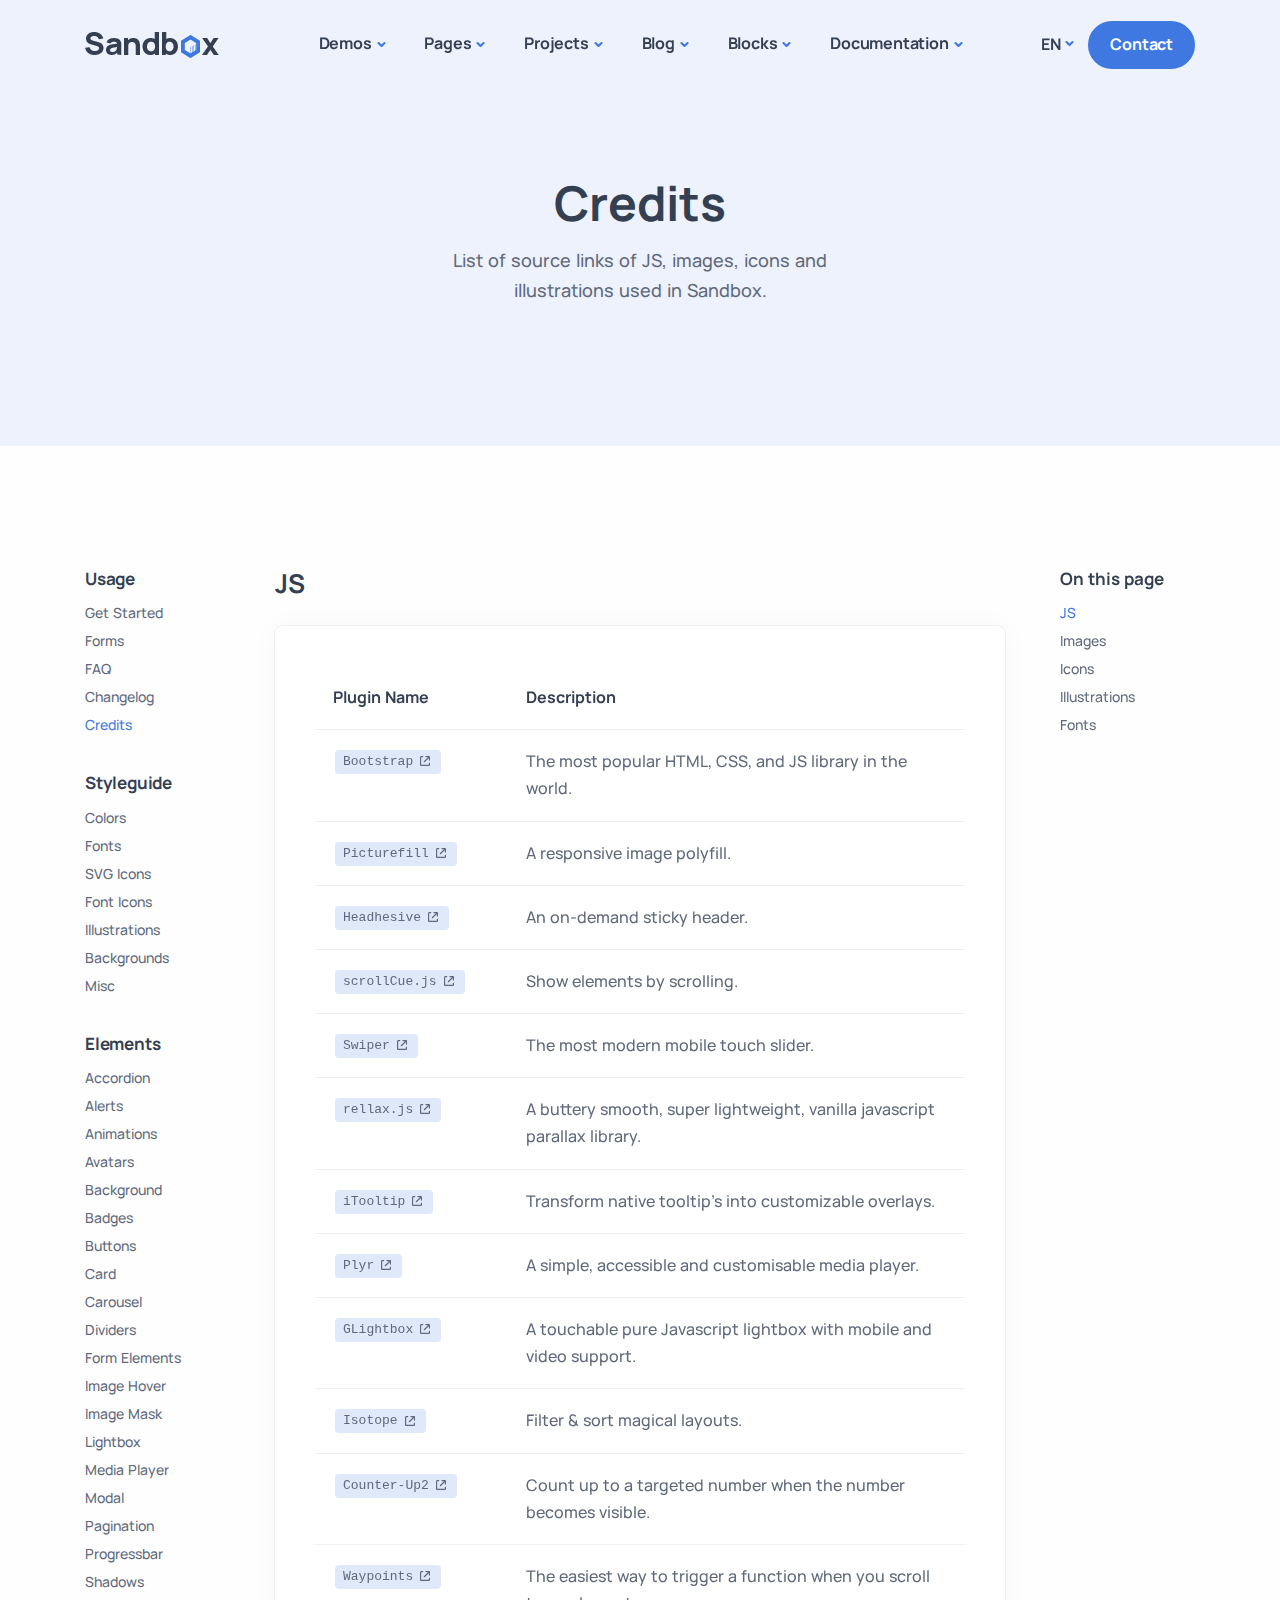
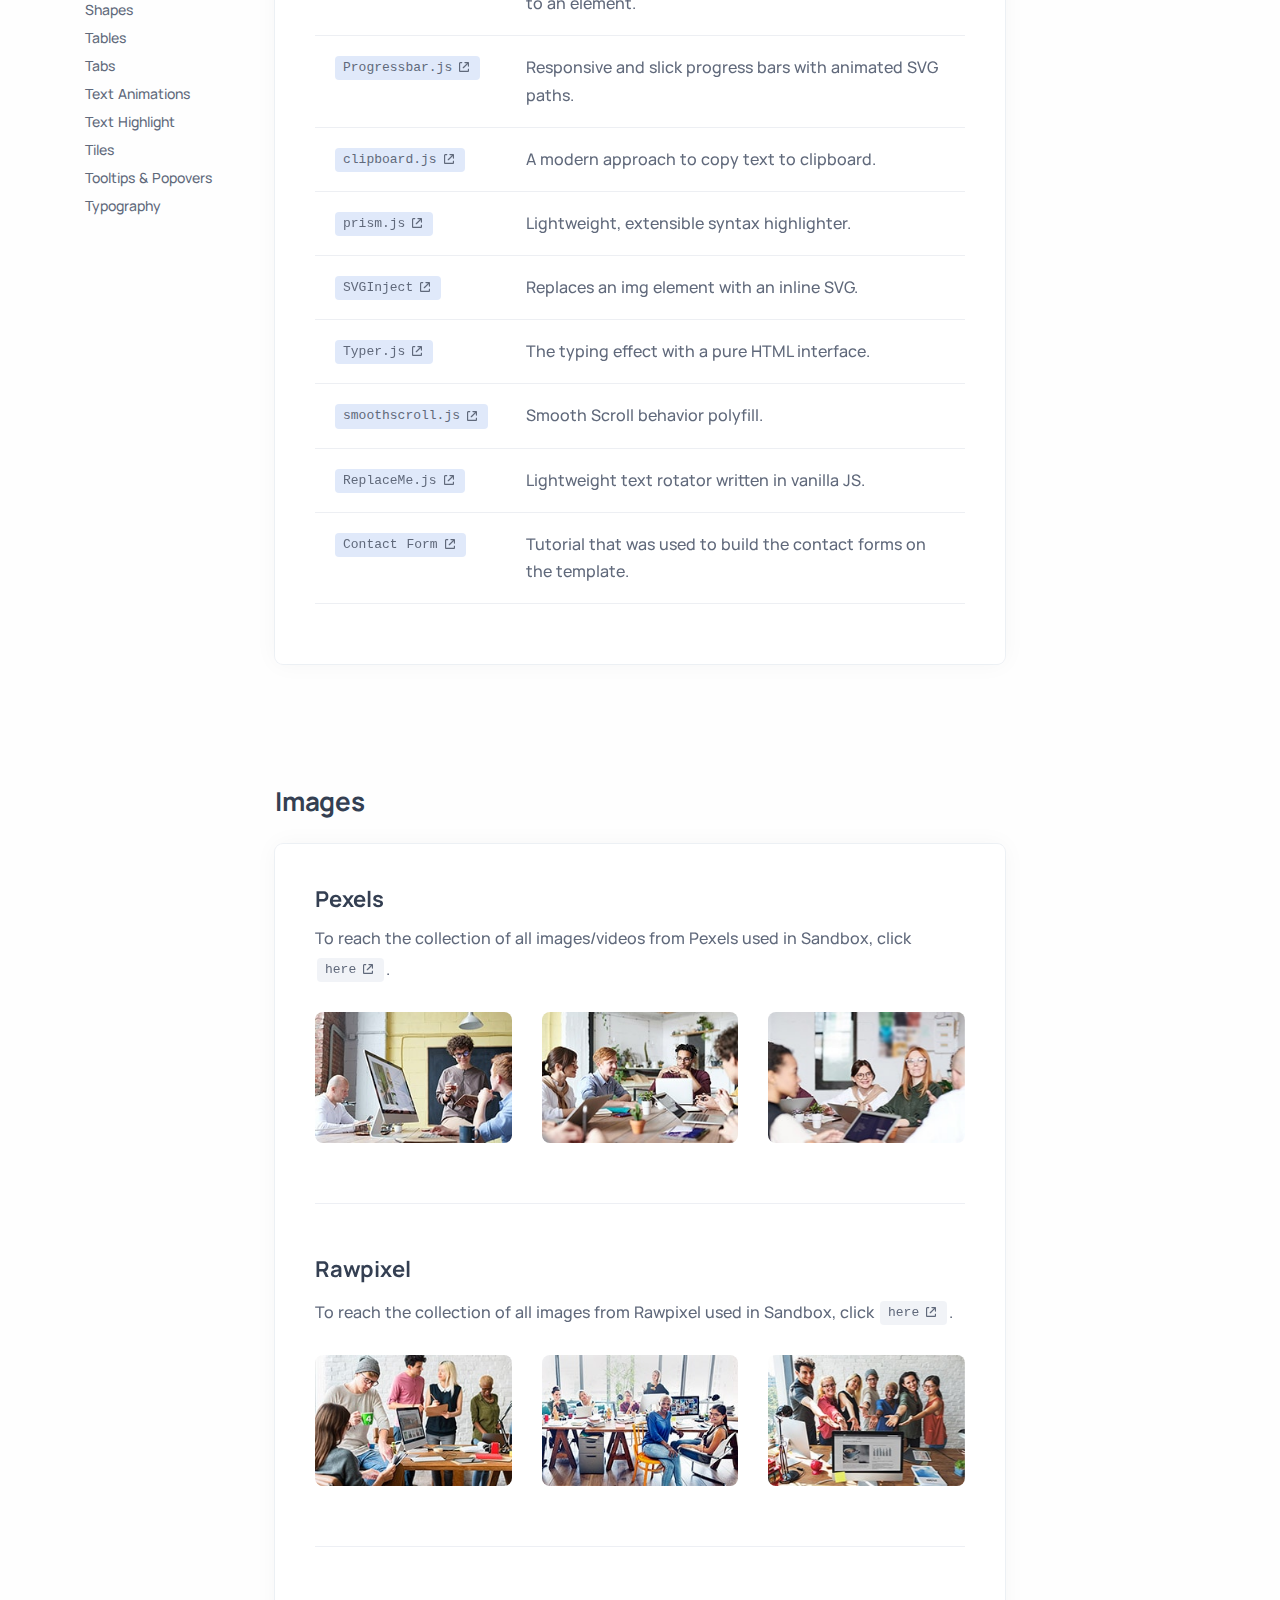
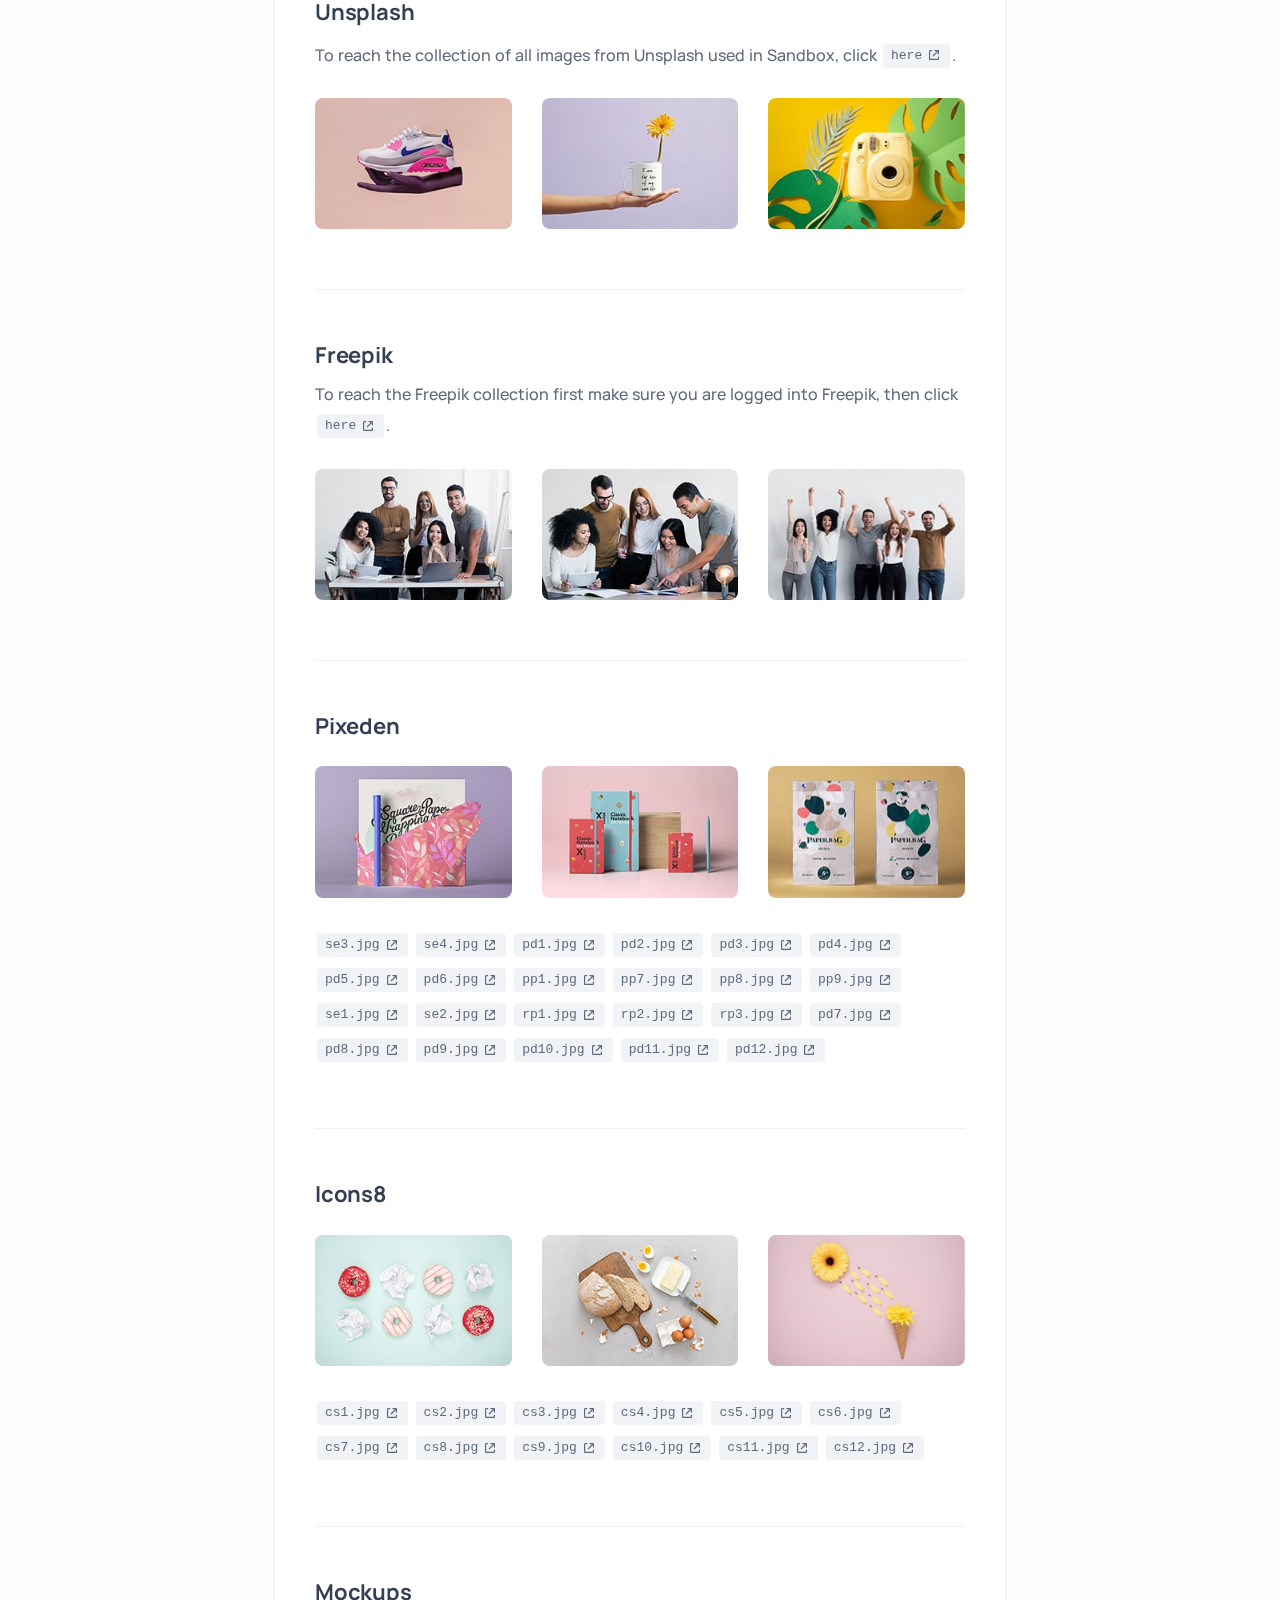
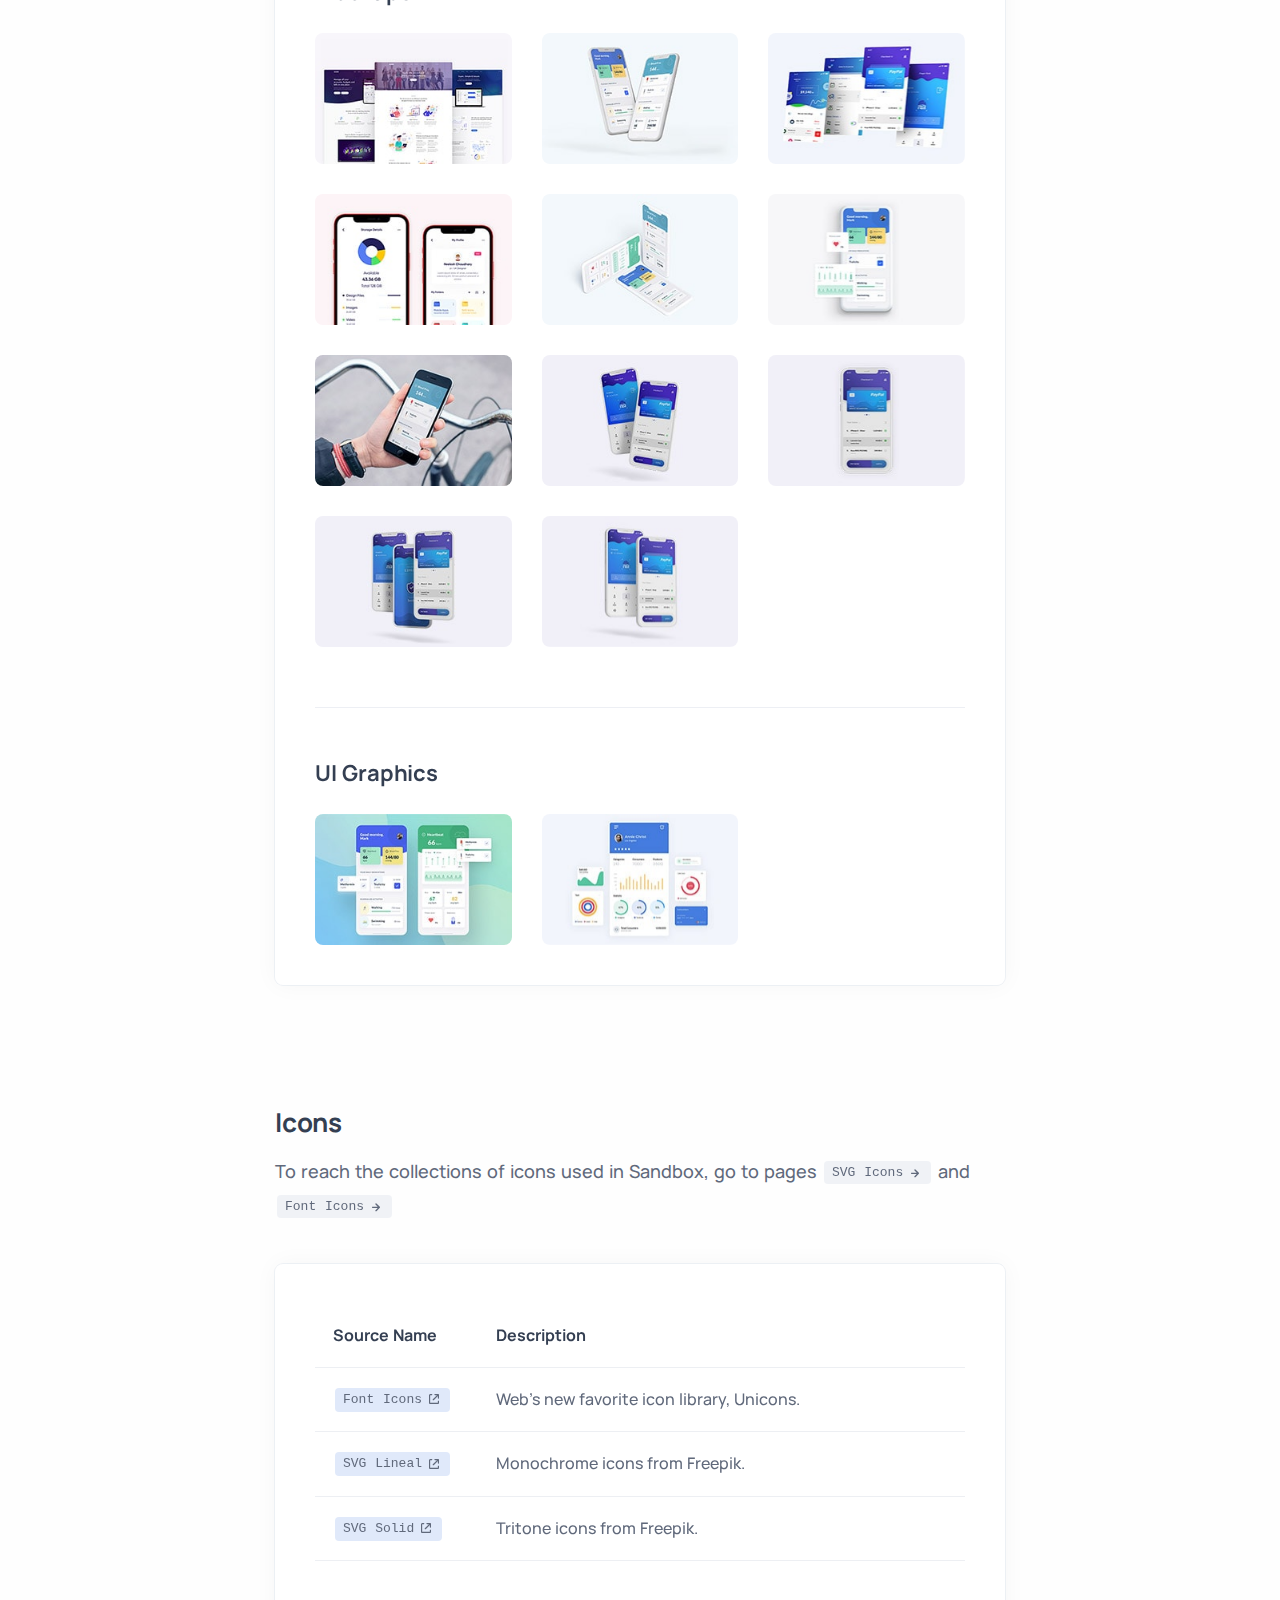
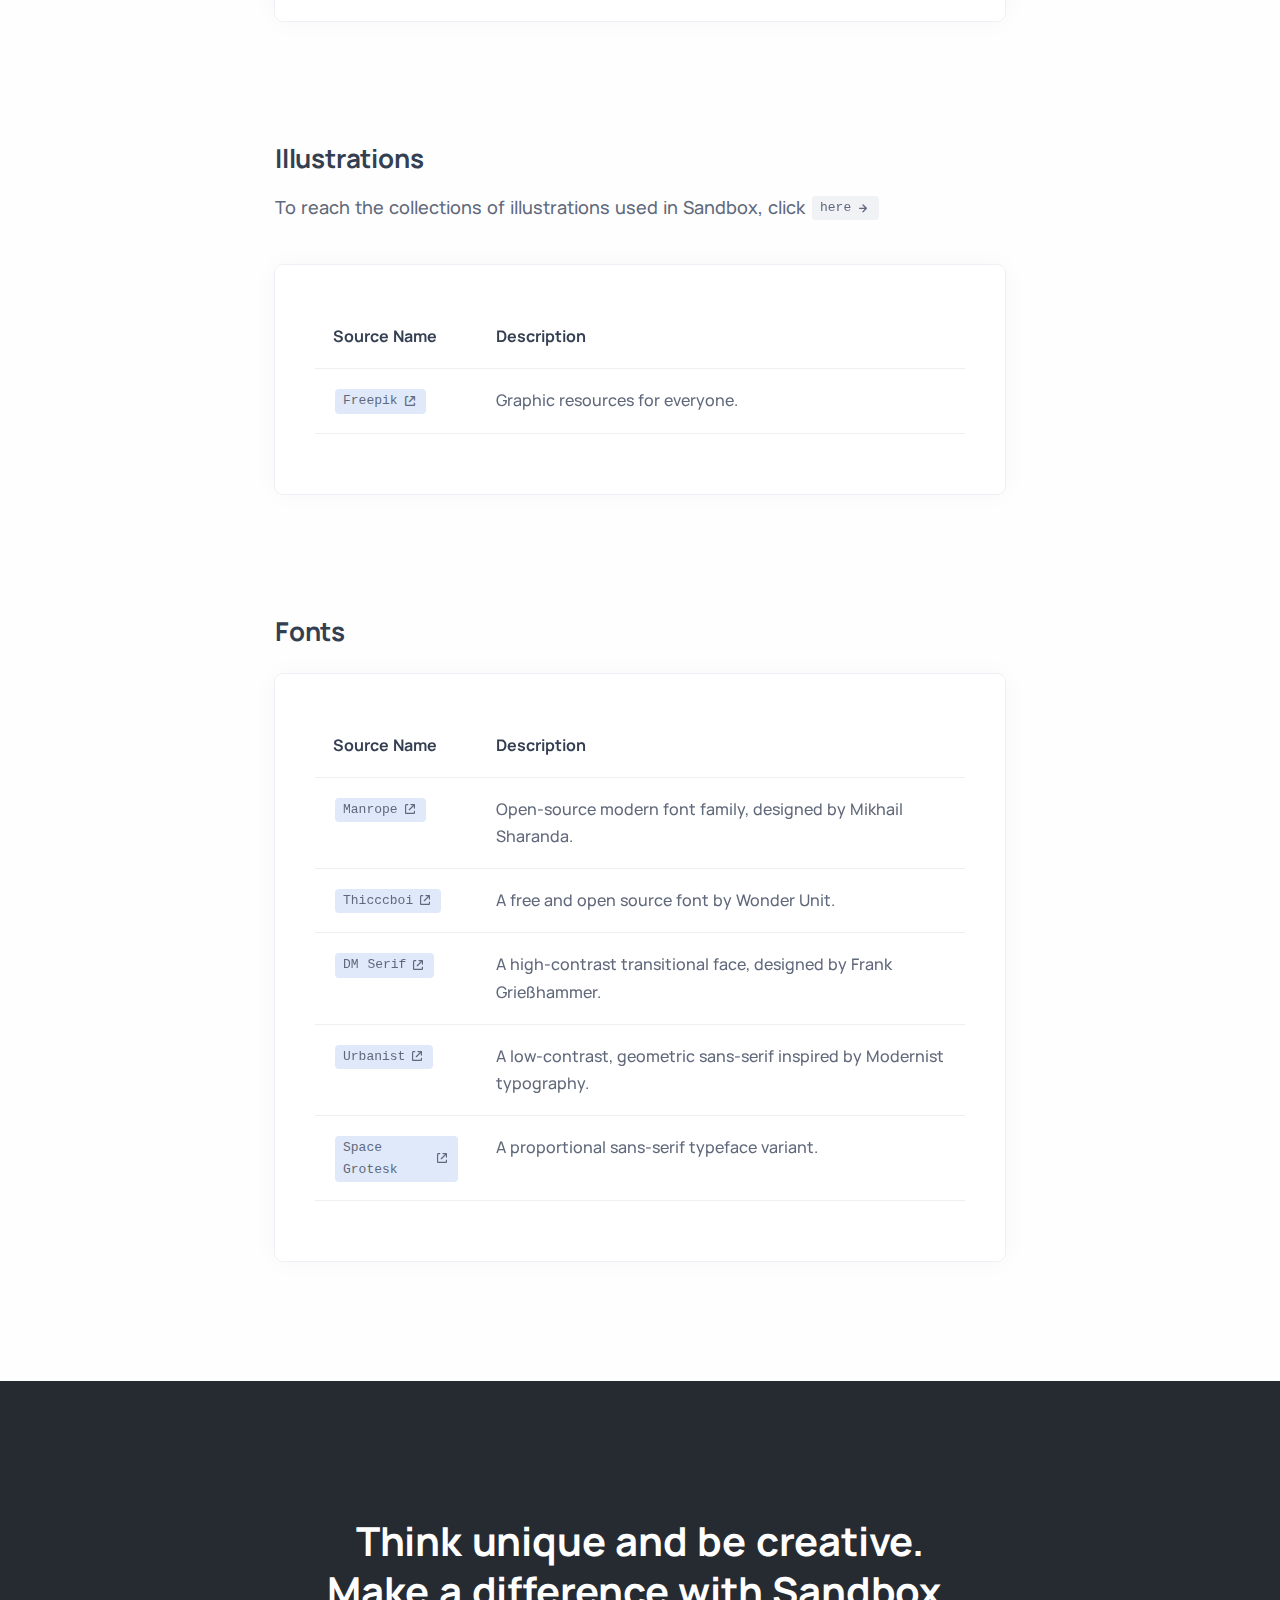
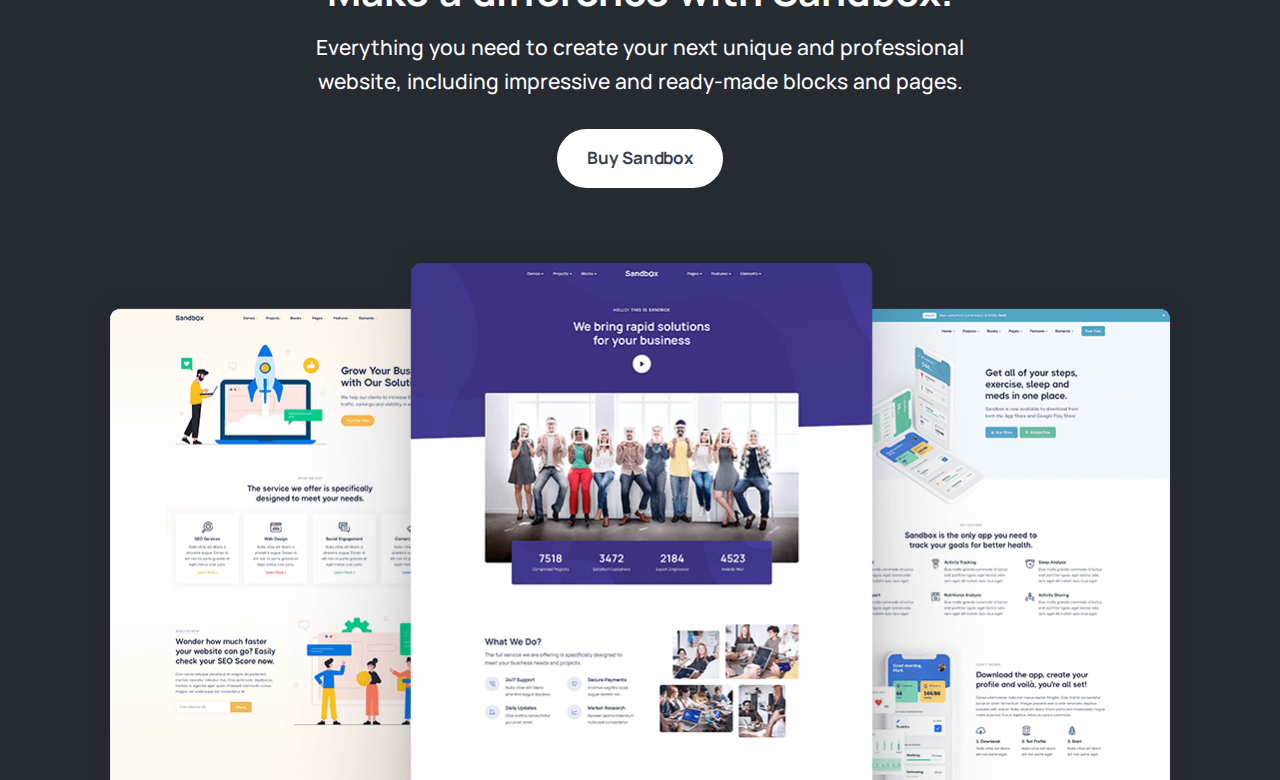
<file: docs/credits.html>
<!DOCTYPE html>
<html lang="en">

<head>
  <meta charset="utf-8">
  <meta name="viewport" content="width=device-width, initial-scale=1.0">
  <meta name="description" content="An impressive and flawless site template that includes various UI elements and countless features, attractive ready-made blocks and rich pages, basically everything you need to create a unique and professional website.">
  <meta name="keywords" content="bootstrap 5, business, corporate, creative, gulp, marketing, minimal, modern, multipurpose, one page, responsive, saas, sass, seo, startup, html5 template, site template">
  <meta name="author" content="elemis">
  <title>Sandbox - Modern & Multipurpose Bootstrap 5 Template</title>
  <link rel="shortcut icon" href="../assets/img/favicon.png">
  <link rel="stylesheet" href="../assets/css/plugins.css">
  <link rel="stylesheet" href="../assets/css/style.css">
</head>

<body>
  <div class="content-wrapper">
    <header class="wrapper bg-soft-primary">
      <nav class="navbar navbar-expand-lg center-nav transparent navbar-light">
        <div class="container flex-lg-row flex-nowrap align-items-center">
          <div class="navbar-brand w-100">
            <a href="../index.html">
              <img src="../assets/img/logo.png" srcset="../assets/img/logo@2x.png 2x" alt="" />
            </a>
          </div>
          <div class="navbar-collapse offcanvas offcanvas-nav offcanvas-start">
            <div class="offcanvas-header d-lg-none">
              <h3 class="text-white fs-30 mb-0">Sandbox</h3>
              <button type="button" class="btn-close btn-close-white" data-bs-dismiss="offcanvas" aria-label="Close"></button>
            </div>
            <div class="offcanvas-body ms-lg-auto d-flex flex-column h-100">
              <ul class="navbar-nav">
                <li class="nav-item dropdown dropdown-mega">
                  <a class="nav-link dropdown-toggle" href="#" data-bs-toggle="dropdown">Demos</a>
                  <ul class="dropdown-menu mega-menu mega-menu-dark mega-menu-img">
                    <li class="mega-menu-content mega-menu-scroll">
                      <ul class="row row-cols-1 row-cols-lg-6 gx-0 gx-lg-4 gy-lg-2 list-unstyled">
                        <li class="col">
                          <a class="dropdown-item" href="../demo1.html">
                            <figure class="rounded lift d-none d-lg-block"><img src="../assets/img/demos/mi1.jpg" srcset="../assets/img/demos/mi1@2x.jpg 2x" alt=""></figure>
                            <span class="d-lg-none">Demo 1</span>
                          </a>
                        </li>
                        <li class="col">
                          <a class="dropdown-item" href="../demo2.html">
                            <figure class="rounded lift d-none d-lg-block"><img src="../assets/img/demos/mi2.jpg" srcset="../assets/img/demos/mi2@2x.jpg 2x" alt=""></figure>
                            <span class="d-lg-none">Demo 2</span>
                          </a>
                        </li>
                        <li class="col">
                          <a class="dropdown-item" href="../demo3.html">
                            <figure class="rounded lift d-none d-lg-block"><img src="../assets/img/demos/mi3.jpg" srcset="../assets/img/demos/mi3@2x.jpg 2x" alt=""></figure>
                            <span class="d-lg-none">Demo 3</span>
                          </a>
                        </li>
                        <li class="col">
                          <a class="dropdown-item" href="../demo4.html">
                            <figure class="rounded lift d-none d-lg-block"><img src="../assets/img/demos/mi4.jpg" srcset="../assets/img/demos/mi4@2x.jpg 2x" alt=""></figure>
                            <span class="d-lg-none">Demo 4</span>
                          </a>
                        </li>
                        <li class="col">
                          <a class="dropdown-item" href="../demo5.html">
                            <figure class="rounded lift d-none d-lg-block"><img src="../assets/img/demos/mi5.jpg" srcset="../assets/img/demos/mi5@2x.jpg 2x" alt=""></figure>
                            <span class="d-lg-none">Demo 5</span>
                          </a>
                        </li>
                        <li class="col">
                          <a class="dropdown-item" href="../demo6.html">
                            <figure class="rounded lift d-none d-lg-block"><img src="../assets/img/demos/mi6.jpg" srcset="../assets/img/demos/mi6@2x.jpg 2x" alt=""></figure>
                            <span class="d-lg-none">Demo 6</span>
                          </a>
                        </li>
                        <li class="col">
                          <a class="dropdown-item" href="../demo7.html">
                            <figure class="rounded lift d-none d-lg-block"><img src="../assets/img/demos/mi7.jpg" srcset="../assets/img/demos/mi7@2x.jpg 2x" alt=""></figure>
                            <span class="d-lg-none">Demo 7</span>
                          </a>
                        </li>
                        <li class="col">
                          <a class="dropdown-item" href="../demo8.html">
                            <figure class="rounded lift d-none d-lg-block"><img src="../assets/img/demos/mi8.jpg" srcset="../assets/img/demos/mi8@2x.jpg 2x" alt=""></figure>
                            <span class="d-lg-none">Demo 8</span>
                          </a>
                        </li>
                        <li class="col">
                          <a class="dropdown-item" href="../demo9.html">
                            <figure class="rounded lift d-none d-lg-block"><img src="../assets/img/demos/mi9.jpg" srcset="../assets/img/demos/mi9@2x.jpg 2x" alt=""></figure>
                            <span class="d-lg-none">Demo 9</span>
                          </a>
                        </li>
                        <li class="col">
                          <a class="dropdown-item" href="../demo10.html">
                            <figure class="rounded lift d-none d-lg-block"><img src="../assets/img/demos/mi10.jpg" srcset="../assets/img/demos/mi10@2x.jpg 2x" alt=""></figure>
                            <span class="d-lg-none">Demo 10</span>
                          </a>
                        </li>
                        <li class="col">
                          <a class="dropdown-item" href="../demo11.html">
                            <figure class="rounded lift d-none d-lg-block"><img src="../assets/img/demos/mi11.jpg" srcset="../assets/img/demos/mi11@2x.jpg 2x" alt=""></figure>
                            <span class="d-lg-none">Demo 11</span>
                          </a>
                        </li>
                        <li class="col">
                          <a class="dropdown-item" href="../demo12.html">
                            <figure class="rounded lift d-none d-lg-block"><img src="../assets/img/demos/mi12.jpg" srcset="../assets/img/demos/mi12@2x.jpg 2x" alt=""></figure>
                            <span class="d-lg-none">Demo 12</span>
                          </a>
                        </li>
                        <li class="col">
                          <a class="dropdown-item" href="../demo13.html">
                            <figure class="rounded lift d-none d-lg-block"><img src="../assets/img/demos/mi13.jpg" srcset="../assets/img/demos/mi13@2x.jpg 2x" alt=""></figure>
                            <span class="d-lg-none">Demo 13</span>
                          </a>
                        </li>
                        <li class="col">
                          <a class="dropdown-item" href="../demo14.html">
                            <figure class="rounded lift d-none d-lg-block"><img src="../assets/img/demos/mi14.jpg" srcset="../assets/img/demos/mi14@2x.jpg 2x" alt=""></figure>
                            <span class="d-lg-none">Demo 14</span>
                          </a>
                        </li>
                        <li class="col">
                          <a class="dropdown-item" href="../demo15.html">
                            <figure class="rounded lift d-none d-lg-block"><img src="../assets/img/demos/mi15.jpg" srcset="../assets/img/demos/mi15@2x.jpg 2x" alt=""></figure>
                            <span class="d-lg-none">Demo 15</span>
                          </a>
                        </li>
                        <li class="col">
                          <a class="dropdown-item" href="../demo16.html">
                            <figure class="rounded lift d-none d-lg-block"><img src="../assets/img/demos/mi16.jpg" srcset="../assets/img/demos/mi16@2x.jpg 2x" alt=""></figure>
                            <span class="d-lg-none">Demo 16</span>
                          </a>
                        </li>
                        <li class="col">
                          <a class="dropdown-item" href="../demo17.html">
                            <figure class="rounded lift d-none d-lg-block"><img src="../assets/img/demos/mi17.jpg" srcset="../assets/img/demos/mi17@2x.jpg 2x" alt=""></figure>
                            <span class="d-lg-none">Demo 17</span>
                          </a>
                        </li>
                        <li class="col">
                          <a class="dropdown-item" href="../demo18.html">
                            <figure class="rounded lift d-none d-lg-block"><img src="../assets/img/demos/mi18.jpg" srcset="../assets/img/demos/mi18@2x.jpg 2x" alt=""></figure>
                            <span class="d-lg-none">Demo 18</span>
                          </a>
                        </li>
                        <li class="col">
                          <a class="dropdown-item" href="../demo19.html">
                            <figure class="rounded lift d-none d-lg-block"><img src="../assets/img/demos/mi19.jpg" srcset="../assets/img/demos/mi19@2x.jpg 2x" alt=""></figure>
                            <span class="d-lg-none">Demo 19</span>
                          </a>
                        </li>
                        <li class="col">
                          <a class="dropdown-item" href="../demo20.html">
                            <figure class="rounded lift d-none d-lg-block"><img src="../assets/img/demos/mi20.jpg" srcset="../assets/img/demos/mi20@2x.jpg 2x" alt=""></figure>
                            <span class="d-lg-none">Demo 20</span>
                          </a>
                        </li>
                        <li class="col">
                          <a class="dropdown-item" href="../demo21.html">
                            <figure class="rounded lift d-none d-lg-block"><img src="../assets/img/demos/mi21.jpg" srcset="../assets/img/demos/mi21@2x.jpg 2x" alt=""></figure>
                            <span class="d-lg-none">Demo 21</span>
                          </a>
                        </li>
                        <li class="col">
                          <a class="dropdown-item" href="../demo22.html">
                            <figure class="rounded lift d-none d-lg-block"><img src="../assets/img/demos/mi22.jpg" srcset="../assets/img/demos/mi22@2x.jpg 2x" alt=""></figure>
                            <span class="d-lg-none">Demo 22</span>
                          </a>
                        </li>
                        <li class="col">
                          <a class="dropdown-item" href="../demo23.html">
                            <figure class="rounded lift d-none d-lg-block"><img src="../assets/img/demos/mi23.jpg" srcset="../assets/img/demos/mi23@2x.jpg 2x" alt=""></figure>
                            <span class="d-lg-none">Demo 23</span>
                          </a>
                        </li>
                        <li class="col">
                          <a class="dropdown-item" href="../demo24.html">
                            <figure class="rounded lift d-none d-lg-block"><img src="../assets/img/demos/mi24.jpg" srcset="../assets/img/demos/mi24@2x.jpg 2x" alt=""></figure>
                            <span class="d-lg-none">Demo 24</span>
                          </a>
                        </li>
                        <li class="col">
                          <a class="dropdown-item" href="../demo25.html">
                            <figure class="rounded lift d-none d-lg-block"><img src="../assets/img/demos/mi25.jpg" srcset="../assets/img/demos/mi25@2x.jpg 2x" alt=""></figure>
                            <span class="d-lg-none">Demo 25</span>
                          </a>
                        </li>
                        <li class="col">
                          <a class="dropdown-item" href="../demo26.html">
                            <figure class="rounded lift d-none d-lg-block"><img src="../assets/img/demos/mi26.jpg" srcset="../assets/img/demos/mi26@2x.jpg 2x" alt=""></figure>
                            <span class="d-lg-none">Demo 26</span>
                          </a>
                        </li>
                        <li class="col">
                          <a class="dropdown-item" href="../demo27.html">
                            <figure class="rounded lift d-none d-lg-block"><img src="../assets/img/demos/mi27.jpg" srcset="../assets/img/demos/mi27@2x.jpg 2x" alt=""></figure>
                            <span class="d-lg-none">Demo 27</span>
                          </a>
                        </li>
                        <li class="col">
                          <a class="dropdown-item" href="../demo28.html">
                            <figure class="rounded lift d-none d-lg-block"><img src="../assets/img/demos/mi28.jpg" srcset="../assets/img/demos/mi28@2x.jpg 2x" alt=""></figure>
                            <span class="d-lg-none">Demo 28</span>
                          </a>
                        </li>
                        <li class="col">
                          <a class="dropdown-item" href="../demo29.html">
                            <figure class="rounded lift d-none d-lg-block"><img src="../assets/img/demos/mi29.jpg" srcset="../assets/img/demos/mi29@2x.jpg 2x" alt=""></figure>
                            <span class="d-lg-none">Demo 29</span>
                          </a>
                        </li>
                        <li class="col">
                          <a class="dropdown-item" href="../demo30.html">
                            <figure class="rounded lift d-none d-lg-block"><img src="../assets/img/demos/mi30.jpg" srcset="../assets/img/demos/mi30@2x.jpg 2x" alt=""></figure>
                            <span class="d-lg-none">Demo 30</span>
                          </a>
                        </li>
                        <li class="col">
                          <a class="dropdown-item" href="../demo31.html">
                            <figure class="rounded lift d-none d-lg-block"><img src="../assets/img/demos/mi31.jpg" srcset="../assets/img/demos/mi31@2x.jpg 2x" alt=""></figure>
                            <span class="d-lg-none">Demo 31</span>
                          </a>
                        </li>
                        <li class="col">
                          <a class="dropdown-item" href="../demo32.html">
                            <figure class="rounded lift d-none d-lg-block"><img src="../assets/img/demos/mi32.jpg" srcset="../assets/img/demos/mi32@2x.jpg 2x" alt=""></figure>
                            <span class="d-lg-none">Demo 32</span>
                          </a>
                        </li>
                        <li class="col">
                          <a class="dropdown-item" href="../demo33.html">
                            <figure class="rounded lift d-none d-lg-block"><img src="../assets/img/demos/mi33.jpg" srcset="../assets/img/demos/mi33@2x.jpg 2x" alt=""></figure>
                            <span class="d-lg-none">Demo 33</span>
                          </a>
                        </li>
                        <li class="col">
                          <a class="dropdown-item" href="../demo34.html">
                            <figure class="rounded lift d-none d-lg-block"><img src="../assets/img/demos/mi34.jpg" srcset="../assets/img/demos/mi34@2x.jpg 2x" alt=""></figure>
                            <span class="d-lg-none">Demo 34</span>
                          </a>
                        </li>
                      </ul>
                      <!--/.row -->
                      <span class="d-none d-lg-flex"><i class="uil uil-direction"></i><strong>Scroll to view more</strong></span>
                    </li>
                    <!--/.mega-menu-content-->
                  </ul>
                  <!--/.dropdown-menu -->
                </li>
                <li class="nav-item dropdown">
                  <a class="nav-link dropdown-toggle" href="#" data-bs-toggle="dropdown">Pages</a>
                  <ul class="dropdown-menu">
                    <li class="dropdown dropdown-submenu dropend"><a class="dropdown-item dropdown-toggle" href="#" data-bs-toggle="dropdown">Services</a>
                      <ul class="dropdown-menu">
                        <li class="nav-item"><a class="dropdown-item" href="../services.html">Services I</a></li>
                        <li class="nav-item"><a class="dropdown-item" href="../services2.html">Services II</a></li>
                      </ul>
                    </li>
                    <li class="dropdown dropdown-submenu dropend"><a class="dropdown-item dropdown-toggle" href="#" data-bs-toggle="dropdown">About</a>
                      <ul class="dropdown-menu">
                        <li class="nav-item"><a class="dropdown-item" href="../about.html">About I</a></li>
                        <li class="nav-item"><a class="dropdown-item" href="../about2.html">About II</a></li>
                      </ul>
                    </li>
                    <li class="dropdown dropdown-submenu dropend"><a class="dropdown-item dropdown-toggle" href="#" data-bs-toggle="dropdown">Shop</a>
                      <ul class="dropdown-menu">
                        <li class="nav-item"><a class="dropdown-item" href="../shop.html">Shop I</a></li>
                        <li class="nav-item"><a class="dropdown-item" href="../shop2.html">Shop II</a></li>
                        <li class="nav-item"><a class="dropdown-item" href="../shop-product.html">Product Page</a></li>
                        <li class="nav-item"><a class="dropdown-item" href="../shop-cart.html">Shopping Cart</a></li>
                        <li class="nav-item"><a class="dropdown-item" href="../shop-checkout.html">Checkout</a></li>
                      </ul>
                    </li>
                    <li class="dropdown dropdown-submenu dropend"><a class="dropdown-item dropdown-toggle" href="#" data-bs-toggle="dropdown">Contact</a>
                      <ul class="dropdown-menu">
                        <li class="nav-item"><a class="dropdown-item" href="../contact.html">Contact I</a></li>
                        <li class="nav-item"><a class="dropdown-item" href="../contact2.html">Contact II</a></li>
                        <li class="nav-item"><a class="dropdown-item" href="../contact3.html">Contact III</a></li>
                      </ul>
                    </li>
                    <li class="dropdown dropdown-submenu dropend"><a class="dropdown-item dropdown-toggle" href="#" data-bs-toggle="dropdown">Career</a>
                      <ul class="dropdown-menu">
                        <li class="nav-item"><a class="dropdown-item" href="../career.html">Job Listing I</a></li>
                        <li class="nav-item"><a class="dropdown-item" href="../career2.html">Job Listing II</a></li>
                        <li class="nav-item"><a class="dropdown-item" href="../career-job.html">Job Description</a></li>
                      </ul>
                    </li>
                    <li class="dropdown dropdown-submenu dropend"><a class="dropdown-item dropdown-toggle" href="#" data-bs-toggle="dropdown">Utility</a>
                      <ul class="dropdown-menu">
                        <li class="nav-item"><a class="dropdown-item" href="../404.html">404 Not Found</a></li>
                        <li class="nav-item"><a class="dropdown-item" href="../page-loader.html">Page Loader</a></li>
                        <li class="nav-item"><a class="dropdown-item" href="../signin.html">Sign In I</a></li>
                        <li class="nav-item"><a class="dropdown-item" href="../signin2.html">Sign In II</a></li>
                        <li class="nav-item"><a class="dropdown-item" href="../signup.html">Sign Up I</a></li>
                        <li class="nav-item"><a class="dropdown-item" href="../signup2.html">Sign Up II</a></li>
                        <li class="nav-item"><a class="dropdown-item" href="../terms.html">Terms</a></li>
                      </ul>
                    </li>
                    <li class="nav-item"><a class="dropdown-item" href="../pricing.html">Pricing</a></li>
                    <li class="nav-item"><a class="dropdown-item" href="../onepage.html">One Page</a></li>
                  </ul>
                </li>
                <li class="nav-item dropdown">
                  <a class="nav-link dropdown-toggle" href="#" data-bs-toggle="dropdown">Projects</a>
                  <div class="dropdown-menu dropdown-lg">
                    <div class="dropdown-lg-content">
                      <div>
                        <h6 class="dropdown-header">Project Pages</h6>
                        <ul class="list-unstyled">
                          <li><a class="dropdown-item" href="../projects.html">Projects I</a></li>
                          <li><a class="dropdown-item" href="../projects2.html">Projects II</a></li>
                          <li><a class="dropdown-item" href="../projects3.html">Projects III</a></li>
                          <li><a class="dropdown-item" href="../projects4.html">Projects IV</a></li>
                        </ul>
                      </div>
                      <!-- /.column -->
                      <div>
                        <h6 class="dropdown-header">Single Projects</h6>
                        <ul class="list-unstyled">
                          <li><a class="dropdown-item" href="../single-project.html">Single Project I</a></li>
                          <li><a class="dropdown-item" href="../single-project2.html">Single Project II</a></li>
                          <li><a class="dropdown-item" href="../single-project3.html">Single Project III</a></li>
                          <li><a class="dropdown-item" href="../single-project4.html">Single Project IV</a></li>
                        </ul>
                      </div>
                      <!-- /.column -->
                    </div>
                    <!-- /auto-column -->
                  </div>
                </li>
                <li class="nav-item dropdown">
                  <a class="nav-link dropdown-toggle" href="#" data-bs-toggle="dropdown">Blog</a>
                  <ul class="dropdown-menu">
                    <li class="nav-item"><a class="dropdown-item" href="../blog.html">Blog without Sidebar</a></li>
                    <li class="nav-item"><a class="dropdown-item" href="../blog2.html">Blog with Sidebar</a></li>
                    <li class="nav-item"><a class="dropdown-item" href="../blog3.html">Blog with Left Sidebar</a></li>
                    <li class="dropdown dropdown-submenu dropend"><a class="dropdown-item dropdown-toggle" href="#" data-bs-toggle="dropdown">Blog Posts</a>
                      <ul class="dropdown-menu">
                        <li class="nav-item"><a class="dropdown-item" href="../blog-post.html">Post without Sidebar</a></li>
                        <li class="nav-item"><a class="dropdown-item" href="../blog-post2.html">Post with Sidebar</a></li>
                        <li class="nav-item"><a class="dropdown-item" href="../blog-post3.html">Post with Left Sidebar</a></li>
                      </ul>
                    </li>
                  </ul>
                </li>
                <li class="nav-item dropdown dropdown-mega">
                  <a class="nav-link dropdown-toggle" href="#" data-bs-toggle="dropdown">Blocks</a>
                  <ul class="dropdown-menu mega-menu mega-menu-dark mega-menu-img">
                    <li class="mega-menu-content">
                      <ul class="row row-cols-1 row-cols-lg-6 gx-0 gx-lg-6 gy-lg-4 list-unstyled">
                        <li class="col"><a class="dropdown-item" href="../docs/blocks/about.html">
                            <div class="rounded img-svg d-none d-lg-block p-4 mb-lg-2"><img class="rounded-0" src="../assets/img/demos/block1.svg" alt=""></div>
                            <span>About</span>
                          </a>
                        </li>
                        <li class="col"><a class="dropdown-item" href="../docs/blocks/blog.html">
                            <div class="rounded img-svg d-none d-lg-block p-4 mb-lg-2"><img class="rounded-0" src="../assets/img/demos/block2.svg" alt=""></div>
                            <span>Blog</span>
                          </a>
                        </li>
                        <li class="col"><a class="dropdown-item" href="../docs/blocks/call-to-action.html">
                            <div class="rounded img-svg d-none d-lg-block p-4 mb-lg-2"><img class="rounded-0" src="../assets/img/demos/block3.svg" alt=""></div>
                            <span>Call to Action</span>
                          </a>
                        </li>
                        <li class="col"><a class="dropdown-item" href="../docs/blocks/clients.html">
                            <div class="rounded img-svg d-none d-lg-block p-4 mb-lg-2"><img class="rounded-0" src="../assets/img/demos/block4.svg" alt=""></div>
                            <span>Clients</span>
                          </a>
                        </li>
                        <li class="col"><a class="dropdown-item" href="../docs/blocks/contact.html">
                            <div class="rounded img-svg d-none d-lg-block p-4 mb-lg-2"><img class="rounded-0" src="../assets/img/demos/block5.svg" alt=""></div>
                            <span>Contact</span>
                          </a>
                        </li>
                        <li class="col"><a class="dropdown-item" href="../docs/blocks/facts.html">
                            <div class="rounded img-svg d-none d-lg-block p-4 mb-lg-2"><img class="rounded-0" src="../assets/img/demos/block6.svg" alt=""></div>
                            <span>Facts</span>
                          </a>
                        </li>
                        <li class="col"><a class="dropdown-item" href="../docs/blocks/faq.html">
                            <div class="rounded img-svg d-none d-lg-block p-4 mb-lg-2"><img class="rounded-0" src="../assets/img/demos/block7.svg" alt=""></div>
                            <span>FAQ</span>
                          </a>
                        </li>
                        <li class="col"><a class="dropdown-item" href="../docs/blocks/features.html">
                            <div class="rounded img-svg d-none d-lg-block p-4 mb-lg-2"><img class="rounded-0" src="../assets/img/demos/block8.svg" alt=""></div>
                            <span>Features</span>
                          </a>
                        </li>
                        <li class="col"><a class="dropdown-item" href="../docs/blocks/footer.html">
                            <div class="rounded img-svg d-none d-lg-block p-4 mb-lg-2"><img class="rounded-0" src="../assets/img/demos/block9.svg" alt=""></div>
                            <span>Footer</span>
                          </a>
                        </li>
                        <li class="col"><a class="dropdown-item" href="../docs/blocks/hero.html">
                            <div class="rounded img-svg d-none d-lg-block p-4 mb-lg-2"><img class="rounded-0" src="../assets/img/demos/block10.svg" alt=""></div>
                            <span>Hero</span>
                          </a>
                        </li>
                        <li class="col"><a class="dropdown-item" href="../docs/blocks/misc.html">
                            <div class="rounded img-svg d-none d-lg-block p-4 mb-lg-2"><img class="rounded-0" src="../assets/img/demos/block17.svg" alt=""></div>
                            <span>Misc</span>
                          </a>
                        </li>
                        <li class="col"><a class="dropdown-item" href="../docs/blocks/navbar.html">
                            <div class="rounded img-svg d-none d-lg-block p-4 mb-lg-2"><img class="rounded-0" src="../assets/img/demos/block11.svg" alt=""></div>
                            <span>Navbar</span>
                          </a>
                        </li>
                        <li class="col"><a class="dropdown-item" href="../docs/blocks/portfolio.html">
                            <div class="rounded img-svg d-none d-lg-block p-4 mb-lg-2"><img class="rounded-0" src="../assets/img/demos/block12.svg" alt=""></div>
                            <span>Portfolio</span>
                          </a>
                        </li>
                        <li class="col"><a class="dropdown-item" href="../docs/blocks/pricing.html">
                            <div class="rounded img-svg d-none d-lg-block p-4 mb-lg-2"><img class="rounded-0" src="../assets/img/demos/block13.svg" alt=""></div>
                            <span>Pricing</span>
                          </a>
                        </li>
                        <li class="col"><a class="dropdown-item" href="../docs/blocks/process.html">
                            <div class="rounded img-svg d-none d-lg-block p-4 mb-lg-2"><img class="rounded-0" src="../assets/img/demos/block14.svg" alt=""></div>
                            <span>Process</span>
                          </a>
                        </li>
                        <li class="col"><a class="dropdown-item" href="../docs/blocks/team.html">
                            <div class="rounded img-svg d-none d-lg-block p-4 mb-lg-2"><img class="rounded-0" src="../assets/img/demos/block15.svg" alt=""></div>
                            <span>Team</span>
                          </a>
                        </li>
                        <li class="col"><a class="dropdown-item" href="../docs/blocks/testimonials.html">
                            <div class="rounded img-svg d-none d-lg-block p-4 mb-lg-2"><img class="rounded-0" src="../assets/img/demos/block16.svg" alt=""></div>
                            <span>Testimonials</span>
                          </a>
                        </li>
                      </ul>
                      <!--/.row -->
                    </li>
                    <!--/.mega-menu-content-->
                  </ul>
                  <!--/.dropdown-menu -->
                </li>
                <li class="nav-item dropdown dropdown-mega">
                  <a class="nav-link dropdown-toggle" href="#" data-bs-toggle="dropdown">Documentation</a>
                  <ul class="dropdown-menu mega-menu">
                    <li class="mega-menu-content">
                      <div class="row gx-0 gx-lg-3">
                        <div class="col-lg-4">
                          <h6 class="dropdown-header">Usage</h6>
                          <ul class="list-unstyled cc-2 pb-lg-1">
                            <li><a class="dropdown-item" href="../docs/index.html">Get Started</a></li>
                            <li><a class="dropdown-item" href="../docs/forms.html">Forms</a></li>
                            <li><a class="dropdown-item" href="../docs/faq.html">FAQ</a></li>
                            <li><a class="dropdown-item" href="../docs/changelog.html">Changelog</a></li>
                            <li><a class="dropdown-item" href="../docs/credits.html">Credits</a></li>
                          </ul>
                          <h6 class="dropdown-header mt-lg-6">Styleguide</h6>
                          <ul class="list-unstyled cc-2">
                            <li><a class="dropdown-item" href="../docs/styleguide/colors.html">Colors</a></li>
                            <li><a class="dropdown-item" href="../docs/styleguide/fonts.html">Fonts</a></li>
                            <li><a class="dropdown-item" href="../docs/styleguide/icons-svg.html">SVG Icons</a></li>
                            <li><a class="dropdown-item" href="../docs/styleguide/icons-font.html">Font Icons</a></li>
                            <li><a class="dropdown-item" href="../docs/styleguide/illustrations.html">Illustrations</a></li>
                            <li><a class="dropdown-item" href="../docs/styleguide/backgrounds.html">Backgrounds</a></li>
                            <li><a class="dropdown-item" href="../docs/styleguide/misc.html">Misc</a></li>
                          </ul>
                        </div>
                        <!--/column -->
                        <div class="col-lg-8">
                          <h6 class="dropdown-header">Elements</h6>
                          <ul class="list-unstyled cc-3">
                            <li><a class="dropdown-item" href="../docs/elements/accordion.html">Accordion</a></li>
                            <li><a class="dropdown-item" href="../docs/elements/alerts.html">Alerts</a></li>
                            <li><a class="dropdown-item" href="../docs/elements/animations.html">Animations</a></li>
                            <li><a class="dropdown-item" href="../docs/elements/avatars.html">Avatars</a></li>
                            <li><a class="dropdown-item" href="../docs/elements/background.html">Background</a></li>
                            <li><a class="dropdown-item" href="../docs/elements/badges.html">Badges</a></li>
                            <li><a class="dropdown-item" href="../docs/elements/buttons.html">Buttons</a></li>
                            <li><a class="dropdown-item" href="../docs/elements/card.html">Card</a></li>
                            <li><a class="dropdown-item" href="../docs/elements/carousel.html">Carousel</a></li>
                            <li><a class="dropdown-item" href="../docs/elements/dividers.html">Dividers</a></li>
                            <li><a class="dropdown-item" href="../docs/elements/form-elements.html">Form Elements</a></li>
                            <li><a class="dropdown-item" href="../docs/elements/image-hover.html">Image Hover</a></li>
                            <li><a class="dropdown-item" href="../docs/elements/image-mask.html">Image Mask</a></li>
                            <li><a class="dropdown-item" href="../docs/elements/lightbox.html">Lightbox</a></li>
                            <li><a class="dropdown-item" href="../docs/elements/player.html">Media Player</a></li>
                            <li><a class="dropdown-item" href="../docs/elements/modal.html">Modal</a></li>
                            <li><a class="dropdown-item" href="../docs/elements/pagination.html">Pagination</a></li>
                            <li><a class="dropdown-item" href="../docs/elements/progressbar.html">Progressbar</a></li>
                            <li><a class="dropdown-item" href="../docs/elements/shadows.html">Shadows</a></li>
                            <li><a class="dropdown-item" href="../docs/elements/shapes.html">Shapes</a></li>
                            <li><a class="dropdown-item" href="../docs/elements/tables.html">Tables</a></li>
                            <li><a class="dropdown-item" href="../docs/elements/tabs.html">Tabs</a></li>
                            <li><a class="dropdown-item" href="../docs/elements/text-animations.html">Text Animations</a></li>
                            <li><a class="dropdown-item" href="../docs/elements/text-highlight.html">Text Highlight</a></li>
                            <li><a class="dropdown-item" href="../docs/elements/tiles.html">Tiles</a></li>
                            <li><a class="dropdown-item" href="../docs/elements/tooltips-popovers.html">Tooltips & Popovers</a></li>
                            <li><a class="dropdown-item" href="../docs/elements/typography.html">Typography</a></li>
                          </ul>
                        </div>
                        <!--/column -->
                      </div>
                      <!--/.row -->
                    </li>
                    <!--/.mega-menu-content-->
                  </ul>
                  <!--/.dropdown-menu -->
                </li>
              </ul>
              <!-- /.navbar-nav -->
              <div class="offcanvas-footer d-lg-none">
                <div>
                  <a href="mailto:first.last@email.com" class="link-inverse">info@email.com</a>
                  <br /> 00 (123) 456 78 90 <br />
                  <nav class="nav social social-white mt-4">
                    <a href="#"><i class="uil uil-twitter"></i></a>
                    <a href="#"><i class="uil uil-facebook-f"></i></a>
                    <a href="#"><i class="uil uil-dribbble"></i></a>
                    <a href="#"><i class="uil uil-instagram"></i></a>
                    <a href="#"><i class="uil uil-youtube"></i></a>
                  </nav>
                  <!-- /.social -->
                </div>
              </div>
              <!-- /.offcanvas-footer -->
            </div>
            <!-- /.offcanvas-body -->
          </div>
          <!-- /.navbar-collapse -->
          <div class="navbar-other w-100 d-flex ms-auto">
            <ul class="navbar-nav flex-row align-items-center ms-auto">
              <li class="nav-item dropdown language-select text-uppercase">
                <a class="nav-link dropdown-item dropdown-toggle" href="#" role="button" data-bs-toggle="dropdown" aria-haspopup="true" aria-expanded="false">En</a>
                <ul class="dropdown-menu">
                  <li class="nav-item"><a class="dropdown-item" href="#">En</a></li>
                  <li class="nav-item"><a class="dropdown-item" href="#">De</a></li>
                  <li class="nav-item"><a class="dropdown-item" href="#">Es</a></li>
                </ul>
              </li>
              <li class="nav-item d-none d-md-block">
                <a href="../contact.html" class="btn btn-sm btn-primary rounded-pill">Contact</a>
              </li>
              <li class="nav-item d-lg-none">
                <button class="hamburger offcanvas-nav-btn"><span></span></button>
              </li>
            </ul>
            <!-- /.navbar-nav -->
          </div>
          <!-- /.navbar-other -->
        </div>
        <!-- /.container -->
      </nav>
      <!-- /.navbar -->
    </header>
    <!-- /header -->
    <section class="wrapper bg-soft-primary">
      <div class="container pt-10 pb-12 pt-md-14 pb-md-16 text-center">
        <div class="row">
          <div class="col-md-9 col-lg-7 col-xl-5 mx-auto">
            <h1 class="display-1 mb-3">Credits</h1>
            <p class="lead px-xxl-10">List of source links of JS, images, icons and illustrations used in Sandbox.</p>
          </div>
          <!-- /column -->
        </div>
        <!-- /.row -->
      </div>
      <!-- /.container -->
    </section>
    <!-- /section -->
    <div class="container">
      <div class="row">
        <aside class="col-xl-2 sidebar doc-sidebar mt-md-0 py-16 d-none d-xl-block">
          <div class="widget pb-3">
            <h6 class="widget-title fs-17 mb-2">Usage</h6>
            <nav id="collapse-usage">
              <ul class="list-unstyled fs-sm lh-sm text-reset">
                <li><a href="../docs/index.html">Get Started</a></li>
                <li><a href="../docs/forms.html">Forms</a></li>
                <li><a href="../docs/faq.html">FAQ</a></li>
                <li><a href="../docs/changelog.html">Changelog</a></li>
                <li><a href="../docs/credits.html" class="active">Credits</a></li>
              </ul>
            </nav>
            <!-- /nav -->
          </div>
          <!-- /.widget -->
          <div class="widget pb-3">
            <h6 class="widget-title fs-17 mb-2">Styleguide</h6>
            <nav id="collapse-style">
              <ul class="list-unstyled fs-sm lh-sm text-reset">
                <li><a href="../docs/styleguide/colors.html">Colors</a></li>
                <li><a href="../docs/styleguide/fonts.html">Fonts</a></li>
                <li><a href="../docs/styleguide/icons-svg.html">SVG Icons</a></li>
                <li><a href="../docs/styleguide/icons-font.html">Font Icons</a></li>
                <li><a href="../docs/styleguide/illustrations.html">Illustrations</a></li>
                <li><a href="../docs/styleguide/backgrounds.html">Backgrounds</a></li>
                <li><a href="../docs/styleguide/misc.html">Misc</a></li>
              </ul>
            </nav>
            <!-- /nav -->
          </div>
          <!-- /.widget -->
          <div class="widget pb-3">
            <h6 class="widget-title fs-17 mb-2">Elements</h6>
            <nav id="collapse-elements">
              <ul class="list-unstyled fs-sm lh-sm text-reset">
                <li><a href="../docs/elements/accordion.html">Accordion</a></li>
                <li><a href="../docs/elements/alerts.html">Alerts</a></li>
                <li><a href="../docs/elements/animations.html">Animations</a></li>
                <li><a href="../docs/elements/avatars.html">Avatars</a></li>
                <li><a href="../docs/elements/background.html">Background</a></li>
                <li><a href="../docs/elements/badges.html">Badges</a></li>
                <li><a href="../docs/elements/buttons.html">Buttons</a></li>
                <li><a href="../docs/elements/card.html">Card</a></li>
                <li><a href="../docs/elements/carousel.html">Carousel</a></li>
                <li><a href="../docs/elements/dividers.html">Dividers</a></li>
                <li><a href="../docs/elements/form-elements.html">Form Elements</a></li>
                <li><a href="../docs/elements/image-hover.html">Image Hover</a></li>
                <li><a href="../docs/elements/image-mask.html">Image Mask</a></li>
                <li><a href="../docs/elements/lightbox.html">Lightbox</a></li>
                <li><a href="../docs/elements/player.html">Media Player</a></li>
                <li><a href="../docs/elements/modal.html">Modal</a></li>
                <li><a href="../docs/elements/pagination.html">Pagination</a></li>
                <li><a href="../docs/elements/progressbar.html">Progressbar</a></li>
                <li><a href="../docs/elements/shadows.html">Shadows</a></li>
                <li><a href="../docs/elements/shapes.html">Shapes</a></li>
                <li><a href="../docs/elements/tables.html">Tables</a></li>
                <li><a href="../docs/elements/tabs.html">Tabs</a></li>
                <li><a href="../docs/elements/text-animations.html">Text Animations</a></li>
                <li><a href="../docs/elements/text-highlight.html">Text Highlight</a></li>
                <li><a href="../docs/elements/tiles.html">Tiles</a></li>
                <li><a href="../docs/elements/tooltips-popovers.html">Tooltips & Popovers</a></li>
                <li><a href="../docs/elements/typography.html">Typography</a></li>
              </ul>
            </nav>
            <!-- /nav -->
          </div>
          <!-- /.widget -->
        </aside>
        <!-- /column -->
        <aside class="col-xl-2 order-xl-3 sidebar sticky-sidebar mt-md-0 py-16 d-none d-xl-block">
          <div class="widget">
            <h6 class="widget-title fs-17 mb-2 ps-xl-5">On this page</h6>
            <nav class="ps-xl-5" id="sidebar-nav">
              <ul class="list-unstyled fs-sm lh-sm text-reset">
                <li><a class="nav-link scroll active" href="#snippet-1">JS</a></li>
                <li><a class="nav-link scroll" href="#snippet-2">Images</a></li>
                <li><a class="nav-link scroll" href="#snippet-3">Icons</a></li>
                <li><a class="nav-link scroll" href="#snippet-4">Illustrations</a></li>
                <li><a class="nav-link scroll" href="#snippet-5">Fonts</a></li>
              </ul>
            </nav>
            <!-- /nav -->
          </div>
          <!-- /.widget -->
        </aside>
        <!-- /column -->
        <div class="col-xl-8 order-xl-2">
          <section id="snippet-1" class="wrapper pt-16">
            <h2 class="mb-5">JS</h2>
            <div class="card">
              <div class="card-body">
                <table class="table">
                  <thead class="text-navy">
                    <tr>
                      <th scope="col" class="col-3">Plugin Name</th>
                      <th scope="col">Description</th>
                    </tr>
                  </thead>
                  <tbody>
                    <tr>
                      <td><a class="external bg-pale-primary my-0" href="https://getbootstrap.com" target="_blank">Bootstrap</a></td>
                      <td>The most popular HTML, CSS, and JS library in the world.</td>
                    </tr>
                    <tr>
                      <td><a class="external bg-pale-primary my-0" href="http://scottjehl.github.io/picturefill/" target="_blank">Picturefill</a></td>
                      <td>A responsive image polyfill.</td>
                    </tr>
                    <tr>
                      <td><a class="external bg-pale-primary my-0" href="https://markgoodyear.com/labs/headhesive/" target="_blank">Headhesive</a></td>
                      <td>An on-demand sticky header.</td>
                    </tr>
                    <tr>
                      <td><a class="external bg-pale-primary my-0" href="https://github.com/prjct-samwest/scrollCue" target="_blank">scrollCue.js</a></td>
                      <td>Show elements by scrolling.</td>
                    </tr>
                    <tr>
                      <td><a class="external bg-pale-primary my-0" href="https://swiperjs.com" target="_blank">Swiper</a></td>
                      <td>The most modern mobile touch slider.</td>
                    </tr>
                    <tr>
                      <td><a class="external bg-pale-primary my-0" href="https://dixonandmoe.com/rellax/" target="_blank">rellax.js</a></td>
                      <td>A buttery smooth, super lightweight, vanilla javascript parallax library.</td>
                    </tr>
                    <tr>
                      <td><a class="external bg-pale-primary my-0" href="https://github.com/Ins-V/iTooltip" target="_blank">iTooltip</a></td>
                      <td>Transform native tooltip’s into customizable overlays.</td>
                    </tr>
                    <tr>
                      <td><a class="external bg-pale-primary my-0" href="https://plyr.io" target="_blank">Plyr</a></td>
                      <td>A simple, accessible and customisable media player.</td>
                    </tr>
                    <tr>
                      <td><a class="external bg-pale-primary my-0" href="https://biati-digital.github.io/glightbox/" target="_blank">GLightbox</a></td>
                      <td>A touchable pure Javascript lightbox with mobile and video support.</td>
                    </tr>
                    <tr>
                      <td><a class="external bg-pale-primary my-0" href="https://isotope.metafizzy.co" target="_blank">Isotope</a></td>
                      <td>Filter & sort magical layouts.</td>
                    </tr>
                    <tr>
                      <td><a class="external bg-pale-primary my-0" href="https://github.com/bfintal/Counter-Up2" target="_blank">Counter-Up2</a></td>
                      <td>Count up to a targeted number when the number becomes visible.</td>
                    </tr>
                    <tr>
                      <td><a class="external bg-pale-primary my-0" href="http://imakewebthings.com/waypoints/" target="_blank">Waypoints</a></td>
                      <td>The easiest way to trigger a function when you scroll to an element.</td>
                    </tr>
                    <tr>
                      <td><a class="external bg-pale-primary my-0" href="https://kimmobrunfeldt.github.io/progressbar.js" target="_blank">Progressbar.js</a></td>
                      <td>Responsive and slick progress bars with animated SVG paths.</td>
                    </tr>
                    <tr>
                      <td><a class="external bg-pale-primary my-0" href="https://clipboardjs.com" target="_blank">clipboard.js</a></td>
                      <td>A modern approach to copy text to clipboard.</td>
                    </tr>
                    <tr>
                      <td><a class="external bg-pale-primary my-0" href="https://prismjs.com" target="_blank">prism.js</a></td>
                      <td>Lightweight, extensible syntax highlighter.</td>
                    </tr>
                    <tr>
                      <td><a class="external bg-pale-primary my-0" href="https://github.com/iconfu/svg-inject" target="_blank">SVGInject</a></td>
                      <td>Replaces an img element with an inline SVG.</td>
                    </tr>
                    <tr>
                      <td><a class="external bg-pale-primary my-0" href="https://steven.codes/typerjs/" target="_blank">Typer.js</a></td>
                      <td>The typing effect with a pure HTML interface.</td>
                    </tr>
                    <tr>
                      <td><a class="external bg-pale-primary my-0" href="https://github.com/iamdustan/smoothscroll" target="_blank">smoothscroll.js</a></td>
                      <td>Smooth Scroll behavior polyfill.</td>
                    </tr>
                    <tr>
                      <td><a class="external bg-pale-primary my-0" href="https://adrianklimek.github.io/replaceme/" target="_blank">ReplaceMe.js</a></td>
                      <td>Lightweight text rotator written in vanilla JS.</td>
                    </tr>
                    <tr>
                      <td><a class="external bg-pale-primary my-0" href="https://bootstrapious.com/p/how-to-build-a-working-bootstrap-contact-form" target="_blank">Contact Form</a></td>
                      <td>Tutorial that was used to build the contact forms on the template.</td>
                    </tr>
                  </tbody>
                </table>
              </div>
              <!--/.card-body -->
            </div>
            <!--/.card -->
          </section>
          <section id="snippet-2" class="wrapper pt-16">
            <h2 class="mb-5">Images</h2>
            <div class="card">
              <div class="card-body">
                <h3>Pexels</h3>
                <p class="mb-5">To reach the collection of all images/videos from Pexels used in Sandbox, click <a href="https://www.pexels.com/collections/sandbox-gbw1t9c/" class="external" target="_blank">here</a>.</p>
                <div class="row gy-6 mb-6">
                  <div class="item col-md-6 col-lg-4">
                    <figure class="lift rounded"><a href="https://www.pexels.com/photo/man-in-blue-collared-top-using-imac-indoors-3182782/" target="_blank"><img src="../assets/img/docs/pex1.jpg" srcset="../assets/img/docs/pex1@2x.jpg 2x" alt="" /></a></figure>
                  </div>
                  <!--/column -->
                  <div class="item col-md-6 col-lg-4">
                    <figure class="lift rounded"><a href="https://www.pexels.com/photo/photo-of-people-using-laptop-s-3182759/" target="_blank"><img src="../assets/img/docs/pex2.jpg" srcset="../assets/img/docs/pex2@2x.jpg 2x" alt="" /></a></figure>
                  </div>
                  <!--/column -->
                  <div class="item col-md-6 col-lg-4">
                    <figure class="lift rounded"><a href="https://www.pexels.com/photo/group-of-people-sitting-indoors-3184314/" target="_blank"><img src="../assets/img/docs/pex3.jpg" srcset="../assets/img/docs/pex3@2x.jpg 2x" alt="" /></a></figure>
                  </div>
                  <!--/column -->
                </div>
                <!--/.row -->
                <hr class="mt-11 mb-10" />
                <h3>Rawpixel</h3>
                <p class="mb-5">To reach the collection of all images from Rawpixel used in Sandbox, click <a href="https://www.rawpixel.com/community-board/1391692/sandbox?sort=last_added&mode=shop&page=1" class="external" target="_blank">here</a>.</p>
                <div class="row gy-6 mb-6">
                  <div class="item col-md-6 col-lg-4">
                    <figure class="lift rounded"><a href="https://www.rawpixel.com/image/56901/premium-photo-image-african-descent-analysing-analysis" target="_blank"><img src="../assets/img/docs/raw1.jpg" srcset="../assets/img/docs/raw1@2x.jpg 2x" alt="" /></a></figure>
                  </div>
                  <!--/column -->
                  <div class="item col-md-6 col-lg-4">
                    <figure class="lift rounded"><a href="https://www.rawpixel.com/image/56894/premium-photo-image-african-descent-analysis-brainstorming" target="_blank"><img src="../assets/img/docs/raw2.jpg" srcset="../assets/img/docs/raw2@2x.jpg 2x" alt="" /></a></figure>
                  </div>
                  <!--/column -->
                  <div class="item col-md-6 col-lg-4">
                    <figure class="lift rounded"><a href="https://www.rawpixel.com/image/56966/premium-photo-image-african-descent-analysing-analysis" target="_blank"><img src="../assets/img/docs/raw3.jpg" srcset="../assets/img/docs/raw3@2x.jpg 2x" alt="" /></a></figure>
                  </div>
                  <!--/column -->
                </div>
                <!--/.row -->
                <hr class="mt-11 mb-10" />
                <h3>Unsplash</h3>
                <p class="mb-5">To reach the collection of all images from Unsplash used in Sandbox, click <a href="https://unsplash.com/collections/vn4OtMorwCA/sandbox" class="external" target="_blank">here</a>.</p>
                <div class="row gy-6 mb-6">
                  <div class="item col-md-6 col-lg-4">
                    <figure class="lift rounded"><a href="https://unsplash.com/photos/DMl5gG0yWWY" target="_blank"><img src="../assets/img/docs/un1.jpg" srcset="../assets/img/docs/un1@2x.jpg 2x" alt="" /></a></figure>
                  </div>
                  <!--/column -->
                  <div class="item col-md-6 col-lg-4">
                    <figure class="lift rounded"><a href="https://unsplash.com/photos/Ecnx13MEPK0" target="_blank"><img src="../assets/img/docs/un2.jpg" srcset="../assets/img/docs/un2@2x.jpg 2x" alt="" /></a></figure>
                  </div>
                  <!--/column -->
                  <div class="item col-md-6 col-lg-4">
                    <figure class="lift rounded"><a href="https://unsplash.com/photos/_-E_2D-wgjg" target="_blank"><img src="../assets/img/docs/un3.jpg" srcset="../assets/img/docs/un3@2x.jpg 2x" alt="" /></a></figure>
                  </div>
                  <!--/column -->
                </div>
                <!--/.row -->
                <hr class="mt-11 mb-10" />
                <h3>Freepik</h3>
                <p class="mb-5">To reach the Freepik collection first make sure you are logged into Freepik, then click <a href="https://www.freepik.com/user/collections/sandbox/2260699" class="external" target="_blank">here</a>.</p>
                <div class="row gy-6 mb-6">
                  <div class="item col-md-6 col-lg-4">
                    <figure class="lift rounded"><a href="https://www.freepik.com/free-photo/community-young-people-posing-together_6981911.htm#&position=0&from_view=collections" target="_blank"><img src="../assets/img/docs/fre1.jpg" srcset="../assets/img/docs/fre1@2x.jpg 2x" alt="" /></a></figure>
                  </div>
                  <!--/column -->
                  <div class="item col-md-6 col-lg-4">
                    <figure class="lift rounded"><a href="https://www.freepik.com/free-photo/group-positive-young-people-working-together_6981914.htm#&position=3&from_view=collections" target="_blank"><img src="../assets/img/docs/fre2.jpg" srcset="../assets/img/docs/fre2@2x.jpg 2x" alt="" /></a></figure>
                  </div>
                  <!--/column -->
                  <div class="item col-md-6 col-lg-4">
                    <figure class="lift rounded"><a href="https://www.freepik.com/free-photo/community-young-people-happy-together_6981806.htm#&position=7&from_view=collections" target="_blank"><img src="../assets/img/docs/fre3.jpg" srcset="../assets/img/docs/fre3@2x.jpg 2x" alt="" /></a></figure>
                  </div>
                  <!--/column -->
                </div>
                <!--/.row -->
                <hr class="mt-11 mb-10" />
                <h3 class="mb-5">Pixeden</h3>
                <div class="row gy-6 mb-6">
                  <div class="item col-md-6 col-lg-4">
                    <figure class="lift rounded"><a href="https://www.pixeden.com/psd-mock-up-templates/square-psd-invitation-card-paper-wrap" target="_blank"><img src="../assets/img/docs/pix1.jpg" srcset="../assets/img/docs/pix1@2x.jpg 2x" alt="" /></a></figure>
                  </div>
                  <!--/column -->
                  <div class="item col-md-6 col-lg-4">
                    <figure class="lift rounded"><a href="https://www.pixeden.com/psd-mock-up-templates/psd-notebook-mockup-set" target="_blank"><img src="../assets/img/docs/pix2.jpg" srcset="../assets/img/docs/pix2@2x.jpg 2x" alt="" /></a></figure>
                  </div>
                  <!--/column -->
                  <div class="item col-md-6 col-lg-4">
                    <figure class="lift rounded"><a href="https://www.pixeden.com/psd-mock-up-templates/psd-paper-bag-mockup-set" target="_blank"><img src="../assets/img/docs/pix3.jpg" srcset="../assets/img/docs/pix3@2x.jpg 2x" alt="" /></a></figure>
                  </div>
                  <!--/column -->
                </div>
                <!--/.row -->
                <p class="mb-0">
                  <a href="https://www.pixeden.com/psd-mock-up-templates/psd-macarons-box-packaging-mockup" class="external" target="_blank">se3.jpg</a>
                  <a href="https://www.pixeden.com/psd-mock-up-templates/product-psd-stationery-mockup-set" class="external" target="_blank">se4.jpg</a>
                  <a href="https://www.pixeden.com/psd-mock-up-templates/psd-paper-bag-mockup-set" class="external" target="_blank">pd1.jpg</a>
                  <a href="https://www.pixeden.com/psd-mock-up-templates/elegant-psd-invitation-mockup" class="external" target="_blank">pd2.jpg</a>
                  <a href="https://www.pixeden.com/psd-mock-up-templates/basic-mailing-stationery-mockup" class="external" target="_blank">pd3.jpg</a>
                  <a href="https://www.pixeden.com/psd-mock-up-templates/small-psd-square-box-mockup-set" class="external" target="_blank">pd4.jpg</a>
                  <a href="https://www.pixeden.com/psd-mock-up-templates/psd-polaroid-photos-mockup" class="external" target="_blank">pd5.jpg</a>
                  <a href="https://www.pixeden.com/psd-mock-up-templates/hardcover-psd-book-mockup-scene" class="external" target="_blank">pd6.jpg</a>
                  <a href="https://www.pixeden.com/psd-mock-up-templates/psd-stationery-office-pack-mockup" class="external" target="_blank">pp1.jpg</a>
                  <a href="https://www.pixeden.com/psd-mock-up-templates/simple-stationery-branding-vol3" class="external" target="_blank">pp7.jpg</a>
                  <a href="https://www.pixeden.com/psd-mock-up-templates/mini-envelope-psd-mockup" class="external" target="_blank">pp8.jpg</a>
                  <a href="https://www.pixeden.com/psd-mock-up-templates/stationery-branding-mock-up-vol-5-1" class="external" target="_blank">pp9.jpg</a>
                  <a href="https://www.pixeden.com/psd-web-elements/abstract-ui-project-scene-mockup" class="external" target="_blank">se1.jpg</a>
                  <a href="https://www.pixeden.com/psd-web-elements/abstract-ui-project-scene-mockup-2" class="external" target="_blank">se2.jpg</a>
                  <a href="https://www.pixeden.com/psd-mock-up-templates/square-psd-invitation-card-paper-wrap" class="external" target="_blank">rp1.jpg</a>
                  <a href="https://www.pixeden.com/psd-mock-up-templates/stationery-psd-pocket-notebook-mockup" class="external" target="_blank">rp2.jpg</a>
                  <a href="https://www.pixeden.com/psd-mock-up-templates/psd-notebook-mockup-set" class="external" target="_blank">rp3.jpg</a>
                  <a href="https://www.pixeden.com/psd-mock-up-templates/psd-clipboard-stationery-mockup" class="external" target="_blank">pd7.jpg</a>
                  <a href="https://www.pixeden.com/psd-mock-up-templates/psd-magazine-mockup-vol8" class="external" target="_blank">pd8.jpg</a>
                  <a href="https://www.pixeden.com/psd-mock-up-templates/square-psd-cardboard-box-mockup-2" class="external" target="_blank">pd9.jpg</a>
                  <a href="https://www.pixeden.com/psd-mock-up-templates/basic-stationery-branding-vol-5" class="external" target="_blank">pd10.jpg</a>
                  <a href="https://www.pixeden.com/psd-mock-up-templates/psd-cardboard-packaging-mockup" class="external" target="_blank">pd11.jpg</a>
                  <a href="https://www.pixeden.com/psd-mock-up-templates/psd-shopping-bag-mockup" class="external" target="_blank">pd12.jpg</a>
                </p>
                <hr class="mt-11 mb-10" />
                <h3 class="mb-5">Icons8</h3>
                <div class="row gy-6 mb-6">
                  <div class="item col-md-6 col-lg-4">
                    <figure class="lift rounded"><a href="https://icons8.com/photos/photo/minute-on-the-lips-lifetime-on-the-hips--5aba7cf88b65880001a035b9" target="_blank"><img src="../assets/img/docs/ico1.jpg" srcset="../assets/img/docs/ico1@2x.jpg 2x" alt="" /></a></figure>
                  </div>
                  <!--/column -->
                  <div class="item col-md-6 col-lg-4">
                    <figure class="lift rounded"><a href="https://icons8.com/photos/photo/some-eggs-brown-bread-and-butter--59d8d7cb0b7a6a03ae47271d" target="_blank"><img src="../assets/img/docs/ico2.jpg" srcset="../assets/img/docs/ico2@2x.jpg 2x" alt="" /></a></figure>
                  </div>
                  <!--/column -->
                  <div class="item col-md-6 col-lg-4">
                    <figure class="lift rounded"><a href="https://icons8.com/photos/photo/everything-starts-blooming-at-the-touch-of-love--5aba7d388b65880001a035ce" target="_blank"><img src="../assets/img/docs/ico3.jpg" srcset="../assets/img/docs/ico3@2x.jpg 2x" alt="" /></a></figure>
                  </div>
                  <!--/column -->
                </div>
                <!--/.row -->
                <p class="mb-0">
                  <a href="https://icons8.com/photos/photo/ceramic-vases-home-collection--5b0bc6ec8b658800012318f1" class="external" target="_blank">cs1.jpg</a>
                  <a href="https://icons8.com/photos/photo/still-life-with-yellow-dried-flowers-and-a-lemon--5b0bc6f18b658800012318f3" class="external" target="_blank">cs2.jpg</a>
                  <a href="https://icons8.com/photos/photo/tender-gifts-for-a-tender-person--5b0bc7328b6588000123190d" class="external" target="_blank">cs3.jpg</a>
                  <a href="https://icons8.com/photos/photo/when-your-tea-is-made-with-love--5aba7d3a8b65880001a035cf" class="external" target="_blank">cs4.jpg</a>
                  <a href="https://icons8.com/photos/photo/everything-starts-blooming-at-the-touch-of-love--5aba7d458b65880001a035d1" class="external" target="_blank">cs5.jpg</a>
                  <a href="https://icons8.com/photos/photo/everything-starts-blooming-at-the-touch-of-love--5aba7d388b65880001a035ce" class="external" target="_blank">cs6.jpg</a>
                  <a href="https://icons8.com/photos/photo/fruit-jelly-strip-getting-out-of-toothpaste-tube--5aba7cfc8b65880001a035ba" class="external" target="_blank">cs7.jpg</a>
                  <a href="https://icons8.com/photos/photo/minute-on-the-lips-lifetime-on-the-hips--5aba7cf88b65880001a035b9" class="external" target="_blank">cs8.jpg</a>
                  <a href="https://icons8.com/photos/photo/bright-idea--5aba7a4a8b65880001a035ad" class="external" target="_blank">cs9.jpg</a>
                  <a href="https://icons8.com/photos/photo/some-eggs-brown-bread-and-butter--59d8d7cb0b7a6a03ae47271d" class="external" target="_blank">cs10.jpg</a>
                  <a href="https://icons8.com/photos/photo/flavorful-burst-of-color-and-taste--59d8d4b00b7a6a03ae47265d" class="external" target="_blank">cs11.jpg</a>
                  <a href="https://iconos8.es/photos/photo/lets-cook-mushrooms-in-a-sour-cream-sauce--59d8d4830b7a6a03ae472653" class="external" target="_blank">cs12.jpg</a>
                </p>
                <hr class="mt-11 mb-10" />
                <h3 class="mb-5">Mockups</h3>
                <div class="row gy-6">
                  <div class="item col-md-6 col-lg-4">
                    <figure class="lift rounded"><a href="https://creativemarket.com/RgraphicsDesign/34011-Web-Themes-Mock-ups" target="_blank"><img src="../assets/img/docs/mo1.jpg" srcset="../assets/img/docs/mo1@2x.jpg 2x" alt="" /></a></figure>
                  </div>
                  <!--/column -->
                  <div class="item col-md-6 col-lg-4">
                    <figure class="lift rounded"><a href="https://unblast.com/free-flying-iphone-mockup-psd/" target="_blank"><img src="../assets/img/docs/mo2.jpg" srcset="../assets/img/docs/mo2@2x.jpg 2x" alt="" /></a></figure>
                  </div>
                  <!--/column -->
                  <div class="item col-md-6 col-lg-4">
                    <figure class="lift rounded"><a href="https://www.free-mockup.com/downloads/mobile-app-screens-mockup/" target="_blank"><img src="../assets/img/docs/mo3.jpg" srcset="../assets/img/docs/mo3@2x.jpg 2x" alt="" /></a></figure>
                  </div>
                  <!--/column -->
                  <div class="item col-md-6 col-lg-4">
                    <figure class="lift rounded"><a href="https://www.pixeden.com/psd-mock-up-templates/psd-iphone-12-mockup-set" target="_blank"><img src="../assets/img/docs/mo4.jpg" srcset="../assets/img/docs/mo4@2x.jpg 2x" alt="" /></a></figure>
                  </div>
                  <!--/column -->
                  <div class="item col-md-6 col-lg-4">
                    <figure class="lift rounded"><a href="https://www.ls.graphics/free/three-iphone-clay-mockups" target="_blank"><img src="../assets/img/docs/mo5.jpg" srcset="../assets/img/docs/mo5@2x.jpg 2x" alt="" /></a></figure>
                  </div>
                  <!--/column -->
                  <div class="item col-md-6 col-lg-4">
                    <figure class="lift rounded"><a href="https://www.freemockupworld.com/iphone-x-clay-mockup-psd/" target="_blank"><img src="../assets/img/docs/mo6.jpg" srcset="../assets/img/docs/mo6@2x.jpg 2x" alt="" /></a></figure>
                  </div>
                  <!--/column -->
                  <div class="item col-md-6 col-lg-4">
                    <figure class="lift rounded"><a href="https://www.freemockupworld.com/iphone-on-bike-mockup/" target="_blank"><img src="../assets/img/docs/mo7.jpg" srcset="../assets/img/docs/mo7@2x.jpg 2x" alt="" /></a></figure>
                  </div>
                  <!--/column -->
                  <div class="item col-md-6 col-lg-4">
                    <figure class="lift rounded"><a href="https://www.freepik.com/premium-psd/smartphone-clay-mockup_13810460.htm#query=clay%20mockup&position=10&from_view=keyword" target="_blank"><img src="../assets/img/docs/mo8.jpg" srcset="../assets/img/docs/mo8@2x.jpg 2x" alt="" /></a></figure>
                  </div>
                  <!--/column -->
                  <div class="item col-md-6 col-lg-4">
                    <figure class="lift rounded"><a href="https://www.freepik.com/premium-psd/smartphone-clay-mockup_13810461.htm#&position=31&from_view=undefined" target="_blank"><img src="../assets/img/docs/mo9.jpg" srcset="../assets/img/docs/mo9@2x.jpg 2x" alt="" /></a></figure>
                  </div>
                  <!--/column -->
                  <div class="item col-md-6 col-lg-4">
                    <figure class="lift rounded"><a href="https://www.freepik.com/premium-psd/smartphone-clay-mockup_13810388.htm#from_view=detail_alsolike" target="_blank"><img src="../assets/img/docs/mo10.jpg" srcset="../assets/img/docs/mo10@2x.jpg 2x" alt="" /></a></figure>
                  </div>
                  <!--/column -->
                  <div class="item col-md-6 col-lg-4">
                    <figure class="lift rounded"><a href="https://www.freepik.com/premium-psd/smartphone-clay-mockup_13810390.htm#from_view=detail_alsolike" target="_blank"><img src="../assets/img/docs/mo11.jpg" srcset="../assets/img/docs/mo11@2x.jpg 2x" alt="" /></a></figure>
                  </div>
                  <!--/column -->
                </div>
                <!--/.row -->
                <hr class="mt-11 mb-10" />
                <h3 class="mb-5">UI Graphics</h3>
                <div class="row gy-6">
                  <div class="item col-md-6 col-lg-4">
                    <figure class="lift rounded"><a href="https://freebiesui.com/figma-freebies/figma-app-designs/medical-app-design/" target="_blank"><img src="../assets/img/docs/oth.jpg" srcset="../assets/img/docs/oth@2x.jpg 2x" alt="" /></a></figure>
                  </div>
                  <!--/column -->
                  <div class="item col-md-6 col-lg-4">
                    <figure class="lift rounded"><a href="https://craftwork.design/downloads/dashboards-ui-kit/" target="_blank"><img src="../assets/img/docs/oth2.jpg" srcset="../assets/img/docs/oth2@2x.jpg 2x" alt="" /></a></figure>
                  </div>
                  <!--/column -->
                </div>
                <!--/.row -->
              </div>
              <!--/.card-body -->
            </div>
            <!--/.card -->
          </section>
          <section id="snippet-3" class="wrapper pt-16">
            <h2 class="mb-3">Icons</h2>
            <p class="lead mb-8">To reach the collections of icons used in Sandbox, go to pages <a href="../docs/styleguide/icons-svg.html" class="internal">SVG Icons</a> and <a href="../docs/styleguide/icons-font.html" class="internal">Font Icons</a></p>
            <div class="card">
              <div class="card-body">
                <table class="table">
                  <thead class="text-navy">
                    <tr>
                      <th scope="col" class="col-3">Source Name</th>
                      <th scope="col">Description</th>
                    </tr>
                  </thead>
                  <tbody>
                    <tr>
                      <td><a class="external bg-pale-primary my-0 text-nowrap" href="https://iconscout.com/unicons/explore/line" target="_blank">Font Icons</a></td>
                      <td>Web’s new favorite icon library, Unicons.</td>
                    </tr>
                    <tr>
                      <td><a class="external bg-pale-primary my-0 text-nowrap" href="https://www.flaticon.com/authors/monochrome/yellow" target="_blank">SVG Lineal</a></td>
                      <td>Monochrome icons from Freepik.</td>
                    </tr>
                    <tr>
                      <td><a class="external bg-pale-primary my-0 text-nowrap" href="https://www.flaticon.com/authors/pixel-perfect/tritone" target="_blank">SVG Solid</a></td>
                      <td>Tritone icons from Freepik.</td>
                    </tr>
                  </tbody>
                </table>
              </div>
              <!--/.card-body -->
            </div>
            <!--/.card -->
          </section>
          <section id="snippet-4" class="wrapper pt-16">
            <h2 class="mb-3">Illustrations</h2>
            <p class="lead mb-8">To reach the collections of illustrations used in Sandbox, click <a href="../docs/styleguide/illustrations.html" class="internal">here</a></p>
            <div class="card">
              <div class="card-body">
                <table class="table">
                  <thead class="text-navy">
                    <tr>
                      <th scope="col" class="col-3">Source Name</th>
                      <th scope="col">Description</th>
                    </tr>
                  </thead>
                  <tbody>
                    <tr>
                      <td><a class="external bg-pale-primary my-0" href="https://www.freepik.com/" target="_blank">Freepik</a></td>
                      <td>Graphic resources for everyone.</td>
                    </tr>
                  </tbody>
                </table>
              </div>
              <!--/.card-body -->
            </div>
            <!--/.card -->
          </section>
          <section id="snippet-5" class="wrapper py-16">
            <h2 class="mb-5">Fonts</h2>
            <div class="card">
              <div class="card-body">
                <table class="table">
                  <thead class="text-navy">
                    <tr>
                      <th scope="col" class="col-3">Source Name</th>
                      <th scope="col">Description</th>
                    </tr>
                  </thead>
                  <tbody>
                    <tr>
                      <td><a class="external bg-pale-primary my-0" href="https://fonts.google.com/specimen/Manrope" target="_blank">Manrope</a></td>
                      <td>Open-source modern font family, designed by Mikhail Sharanda.</td>
                    </tr>
                    <tr>
                      <td><a class="external bg-pale-primary my-0" href="https://github.com/wonderunit/font-thicccboi" target="_blank">Thicccboi</a></td>
                      <td>A free and open source font by Wonder Unit.</td>
                    </tr>
                    <tr>
                      <td><a class="external bg-pale-primary my-0" href="https://fonts.google.com/specimen/DM+Serif+Display" target="_blank">DM Serif</a></td>
                      <td>A high-contrast transitional face, designed by Frank Grießhammer.</td>
                    </tr>
                    <tr>
                      <td><a class="external bg-pale-primary my-0" href="https://github.com/coreyhu/Urbanist" target="_blank">Urbanist</a></td>
                      <td>A low-contrast, geometric sans-serif inspired by Modernist typography.</td>
                    </tr>
                    <tr>
                      <td><a class="external bg-pale-primary my-0" href="https://floriankarsten.github.io/space-grotesk/" target="_blank">Space Grotesk</a></td>
                      <td>A proportional sans-serif typeface variant.</td>
                    </tr>
                  </tbody>
                </table>
              </div>
              <!--/.card-body -->
            </div>
            <!--/.card -->
          </section>
        </div>
        <!-- /column -->
      </div>
      <!-- /.row -->
    </div>
    <!-- /.container -->
  </div>
  <!-- /.content-wrapper -->
  <section class="wrapper bg-dark text-white">
    <div class="container pt-14 pt-md-16 text-center">
      <div class="row">
        <div class="col-md-10 col-lg-9 col-xl-8 col-xxl-7 mx-auto">
          <h2 class="display-3 text-white mt-3 mb-3 px-lg-8">Think unique and be creative. Make a difference with Sandbox.</h2>
          <p class="lead fs-lg mb-6">Everything you need to create your next unique and professional website, including impressive and ready-made blocks and pages.</p>
          <a href="https://1.envato.market/NKGrx2" target="_blank" class="btn btn-lg btn-white rounded-pill mb-10">Buy Sandbox</a>
        </div>
        <!-- /column -->
      </div>
      <!-- /.row -->
      <img class="img-fluid" src="../assets/img/demos/f1.png" srcset="../assets/img/demos/f1@2x.png 2x" alt="" />
    </div>
    <!-- /.container -->
  </section>
  <!-- /section -->
  <div class="progress-wrap">
    <svg class="progress-circle svg-content" width="100%" height="100%" viewBox="-1 -1 102 102">
      <path d="M50,1 a49,49 0 0,1 0,98 a49,49 0 0,1 0,-98" />
    </svg>
  </div>
  <script src="../assets/js/plugins.js"></script>
  <script src="../assets/js/theme.js"></script>
</body>

</html>
</file>
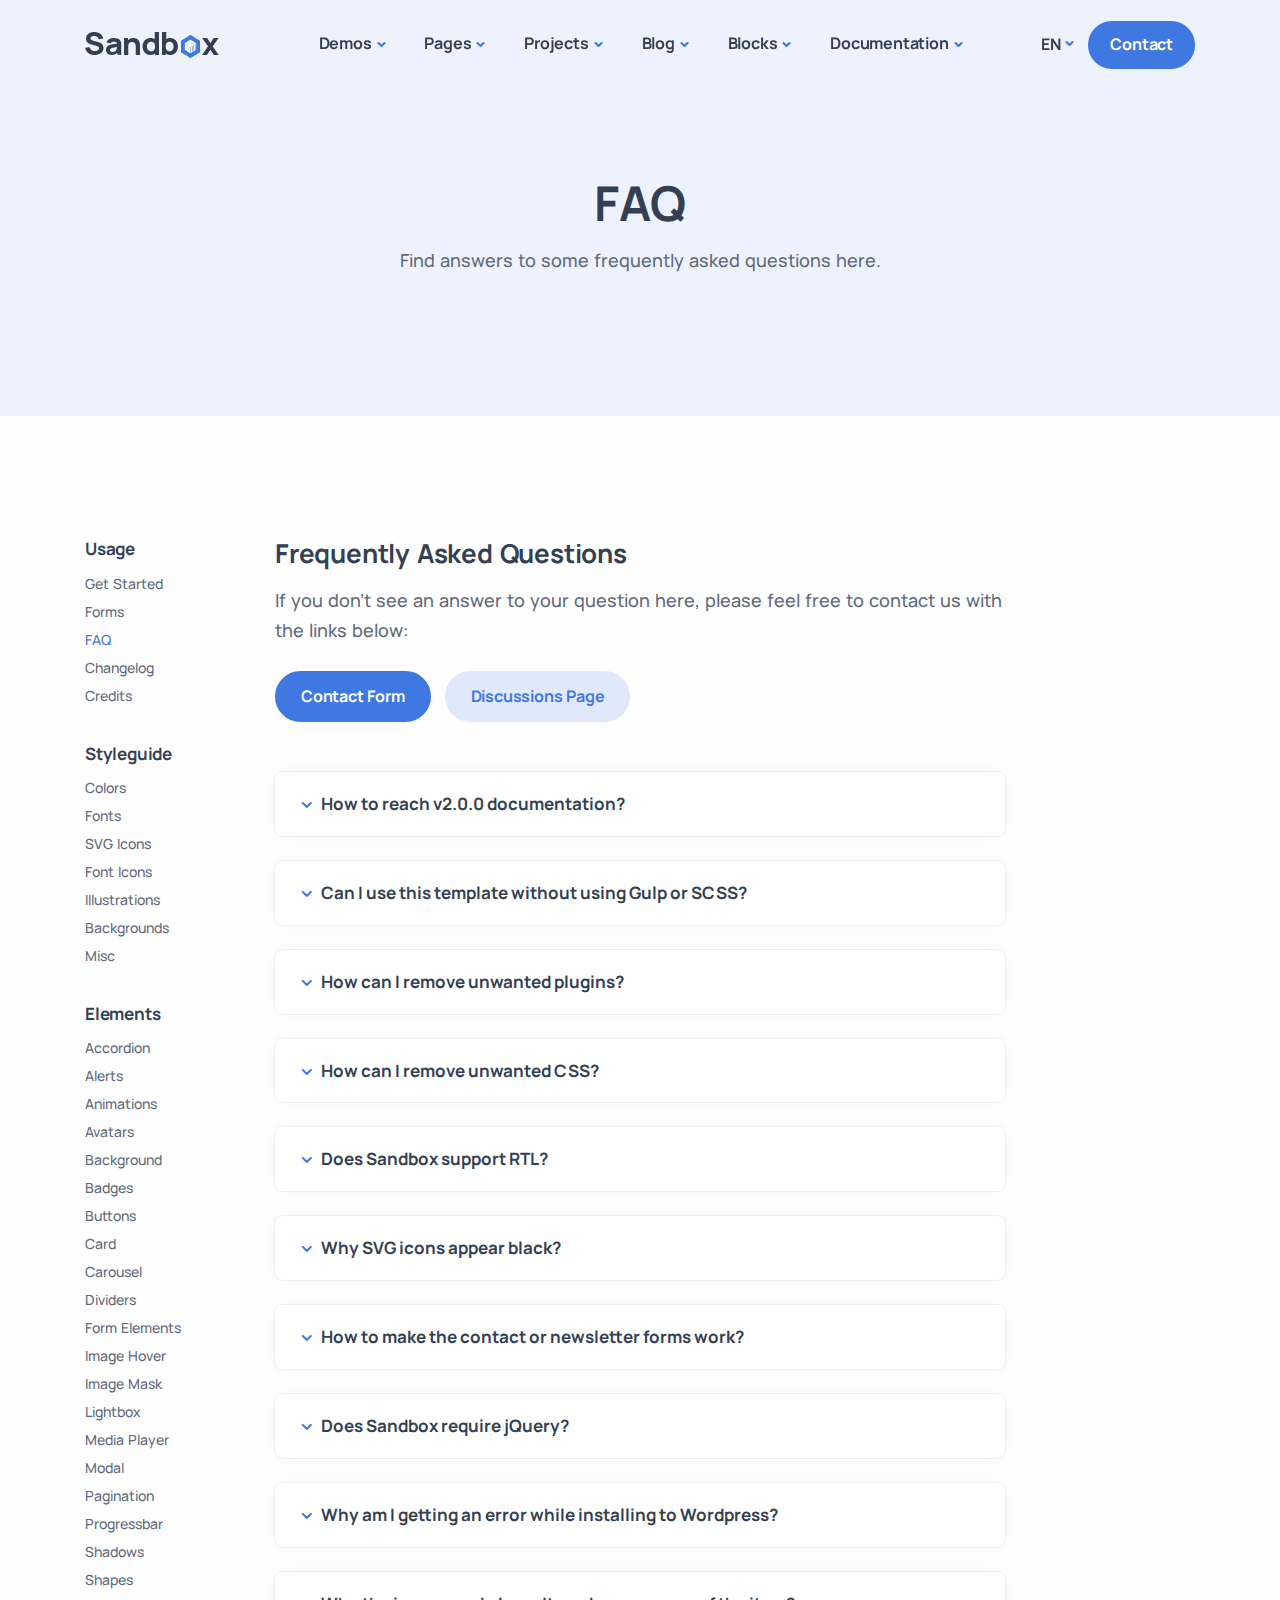
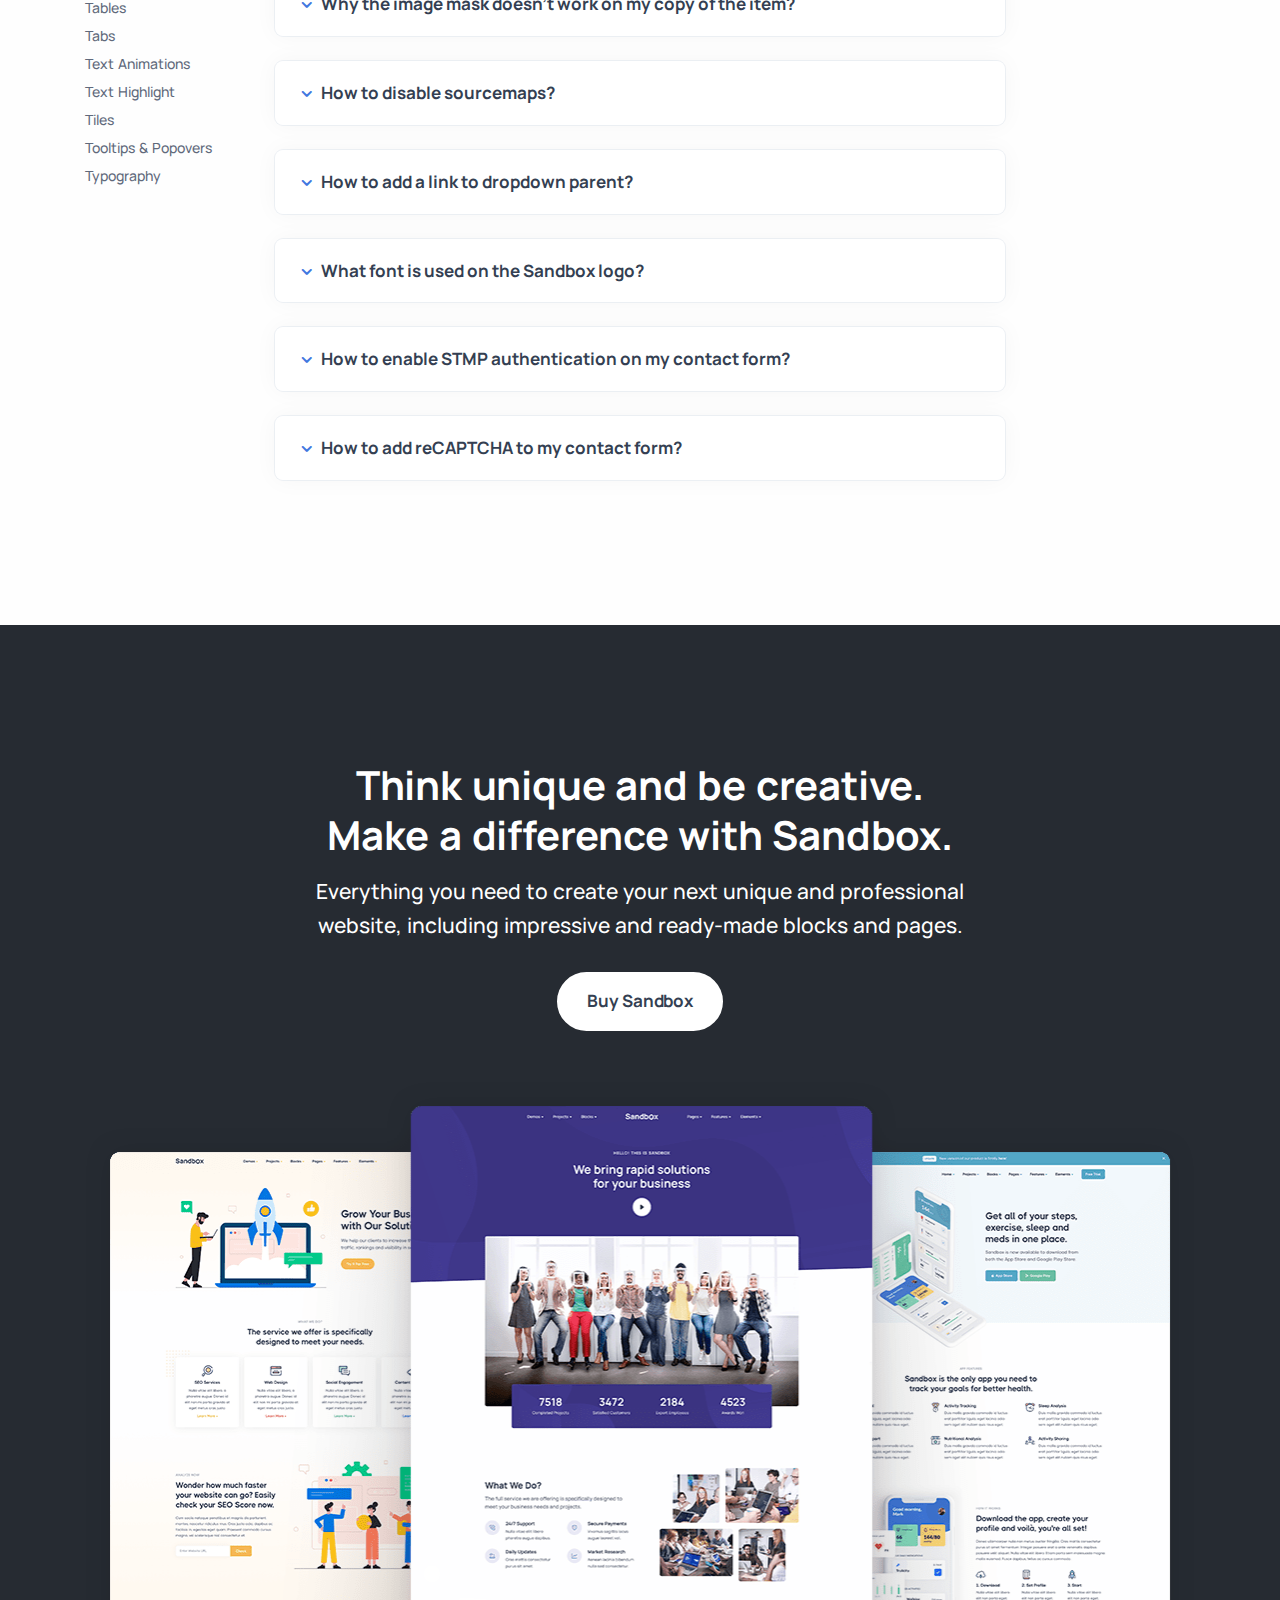
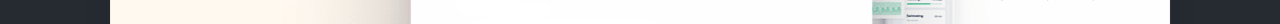
<file: docs/faq.html>
<!DOCTYPE html>
<html lang="en">

<head>
  <meta charset="utf-8">
  <meta name="viewport" content="width=device-width, initial-scale=1.0">
  <meta name="description" content="An impressive and flawless site template that includes various UI elements and countless features, attractive ready-made blocks and rich pages, basically everything you need to create a unique and professional website.">
  <meta name="keywords" content="bootstrap 5, business, corporate, creative, gulp, marketing, minimal, modern, multipurpose, one page, responsive, saas, sass, seo, startup, html5 template, site template">
  <meta name="author" content="elemis">
  <title>Sandbox - Modern & Multipurpose Bootstrap 5 Template</title>
  <link rel="shortcut icon" href="../assets/img/favicon.png">
  <link rel="stylesheet" href="../assets/css/plugins.css">
  <link rel="stylesheet" href="../assets/css/style.css">
</head>

<body>
  <div class="content-wrapper">
    <header class="wrapper bg-soft-primary">
      <nav class="navbar navbar-expand-lg center-nav transparent navbar-light">
        <div class="container flex-lg-row flex-nowrap align-items-center">
          <div class="navbar-brand w-100">
            <a href="../index.html">
              <img src="../assets/img/logo.png" srcset="../assets/img/logo@2x.png 2x" alt="" />
            </a>
          </div>
          <div class="navbar-collapse offcanvas offcanvas-nav offcanvas-start">
            <div class="offcanvas-header d-lg-none">
              <h3 class="text-white fs-30 mb-0">Sandbox</h3>
              <button type="button" class="btn-close btn-close-white" data-bs-dismiss="offcanvas" aria-label="Close"></button>
            </div>
            <div class="offcanvas-body ms-lg-auto d-flex flex-column h-100">
              <ul class="navbar-nav">
                <li class="nav-item dropdown dropdown-mega">
                  <a class="nav-link dropdown-toggle" href="#" data-bs-toggle="dropdown">Demos</a>
                  <ul class="dropdown-menu mega-menu mega-menu-dark mega-menu-img">
                    <li class="mega-menu-content mega-menu-scroll">
                      <ul class="row row-cols-1 row-cols-lg-6 gx-0 gx-lg-4 gy-lg-2 list-unstyled">
                        <li class="col">
                          <a class="dropdown-item" href="../demo1.html">
                            <figure class="rounded lift d-none d-lg-block"><img src="../assets/img/demos/mi1.jpg" srcset="../assets/img/demos/mi1@2x.jpg 2x" alt=""></figure>
                            <span class="d-lg-none">Demo 1</span>
                          </a>
                        </li>
                        <li class="col">
                          <a class="dropdown-item" href="../demo2.html">
                            <figure class="rounded lift d-none d-lg-block"><img src="../assets/img/demos/mi2.jpg" srcset="../assets/img/demos/mi2@2x.jpg 2x" alt=""></figure>
                            <span class="d-lg-none">Demo 2</span>
                          </a>
                        </li>
                        <li class="col">
                          <a class="dropdown-item" href="../demo3.html">
                            <figure class="rounded lift d-none d-lg-block"><img src="../assets/img/demos/mi3.jpg" srcset="../assets/img/demos/mi3@2x.jpg 2x" alt=""></figure>
                            <span class="d-lg-none">Demo 3</span>
                          </a>
                        </li>
                        <li class="col">
                          <a class="dropdown-item" href="../demo4.html">
                            <figure class="rounded lift d-none d-lg-block"><img src="../assets/img/demos/mi4.jpg" srcset="../assets/img/demos/mi4@2x.jpg 2x" alt=""></figure>
                            <span class="d-lg-none">Demo 4</span>
                          </a>
                        </li>
                        <li class="col">
                          <a class="dropdown-item" href="../demo5.html">
                            <figure class="rounded lift d-none d-lg-block"><img src="../assets/img/demos/mi5.jpg" srcset="../assets/img/demos/mi5@2x.jpg 2x" alt=""></figure>
                            <span class="d-lg-none">Demo 5</span>
                          </a>
                        </li>
                        <li class="col">
                          <a class="dropdown-item" href="../demo6.html">
                            <figure class="rounded lift d-none d-lg-block"><img src="../assets/img/demos/mi6.jpg" srcset="../assets/img/demos/mi6@2x.jpg 2x" alt=""></figure>
                            <span class="d-lg-none">Demo 6</span>
                          </a>
                        </li>
                        <li class="col">
                          <a class="dropdown-item" href="../demo7.html">
                            <figure class="rounded lift d-none d-lg-block"><img src="../assets/img/demos/mi7.jpg" srcset="../assets/img/demos/mi7@2x.jpg 2x" alt=""></figure>
                            <span class="d-lg-none">Demo 7</span>
                          </a>
                        </li>
                        <li class="col">
                          <a class="dropdown-item" href="../demo8.html">
                            <figure class="rounded lift d-none d-lg-block"><img src="../assets/img/demos/mi8.jpg" srcset="../assets/img/demos/mi8@2x.jpg 2x" alt=""></figure>
                            <span class="d-lg-none">Demo 8</span>
                          </a>
                        </li>
                        <li class="col">
                          <a class="dropdown-item" href="../demo9.html">
                            <figure class="rounded lift d-none d-lg-block"><img src="../assets/img/demos/mi9.jpg" srcset="../assets/img/demos/mi9@2x.jpg 2x" alt=""></figure>
                            <span class="d-lg-none">Demo 9</span>
                          </a>
                        </li>
                        <li class="col">
                          <a class="dropdown-item" href="../demo10.html">
                            <figure class="rounded lift d-none d-lg-block"><img src="../assets/img/demos/mi10.jpg" srcset="../assets/img/demos/mi10@2x.jpg 2x" alt=""></figure>
                            <span class="d-lg-none">Demo 10</span>
                          </a>
                        </li>
                        <li class="col">
                          <a class="dropdown-item" href="../demo11.html">
                            <figure class="rounded lift d-none d-lg-block"><img src="../assets/img/demos/mi11.jpg" srcset="../assets/img/demos/mi11@2x.jpg 2x" alt=""></figure>
                            <span class="d-lg-none">Demo 11</span>
                          </a>
                        </li>
                        <li class="col">
                          <a class="dropdown-item" href="../demo12.html">
                            <figure class="rounded lift d-none d-lg-block"><img src="../assets/img/demos/mi12.jpg" srcset="../assets/img/demos/mi12@2x.jpg 2x" alt=""></figure>
                            <span class="d-lg-none">Demo 12</span>
                          </a>
                        </li>
                        <li class="col">
                          <a class="dropdown-item" href="../demo13.html">
                            <figure class="rounded lift d-none d-lg-block"><img src="../assets/img/demos/mi13.jpg" srcset="../assets/img/demos/mi13@2x.jpg 2x" alt=""></figure>
                            <span class="d-lg-none">Demo 13</span>
                          </a>
                        </li>
                        <li class="col">
                          <a class="dropdown-item" href="../demo14.html">
                            <figure class="rounded lift d-none d-lg-block"><img src="../assets/img/demos/mi14.jpg" srcset="../assets/img/demos/mi14@2x.jpg 2x" alt=""></figure>
                            <span class="d-lg-none">Demo 14</span>
                          </a>
                        </li>
                        <li class="col">
                          <a class="dropdown-item" href="../demo15.html">
                            <figure class="rounded lift d-none d-lg-block"><img src="../assets/img/demos/mi15.jpg" srcset="../assets/img/demos/mi15@2x.jpg 2x" alt=""></figure>
                            <span class="d-lg-none">Demo 15</span>
                          </a>
                        </li>
                        <li class="col">
                          <a class="dropdown-item" href="../demo16.html">
                            <figure class="rounded lift d-none d-lg-block"><img src="../assets/img/demos/mi16.jpg" srcset="../assets/img/demos/mi16@2x.jpg 2x" alt=""></figure>
                            <span class="d-lg-none">Demo 16</span>
                          </a>
                        </li>
                        <li class="col">
                          <a class="dropdown-item" href="../demo17.html">
                            <figure class="rounded lift d-none d-lg-block"><img src="../assets/img/demos/mi17.jpg" srcset="../assets/img/demos/mi17@2x.jpg 2x" alt=""></figure>
                            <span class="d-lg-none">Demo 17</span>
                          </a>
                        </li>
                        <li class="col">
                          <a class="dropdown-item" href="../demo18.html">
                            <figure class="rounded lift d-none d-lg-block"><img src="../assets/img/demos/mi18.jpg" srcset="../assets/img/demos/mi18@2x.jpg 2x" alt=""></figure>
                            <span class="d-lg-none">Demo 18</span>
                          </a>
                        </li>
                        <li class="col">
                          <a class="dropdown-item" href="../demo19.html">
                            <figure class="rounded lift d-none d-lg-block"><img src="../assets/img/demos/mi19.jpg" srcset="../assets/img/demos/mi19@2x.jpg 2x" alt=""></figure>
                            <span class="d-lg-none">Demo 19</span>
                          </a>
                        </li>
                        <li class="col">
                          <a class="dropdown-item" href="../demo20.html">
                            <figure class="rounded lift d-none d-lg-block"><img src="../assets/img/demos/mi20.jpg" srcset="../assets/img/demos/mi20@2x.jpg 2x" alt=""></figure>
                            <span class="d-lg-none">Demo 20</span>
                          </a>
                        </li>
                        <li class="col">
                          <a class="dropdown-item" href="../demo21.html">
                            <figure class="rounded lift d-none d-lg-block"><img src="../assets/img/demos/mi21.jpg" srcset="../assets/img/demos/mi21@2x.jpg 2x" alt=""></figure>
                            <span class="d-lg-none">Demo 21</span>
                          </a>
                        </li>
                        <li class="col">
                          <a class="dropdown-item" href="../demo22.html">
                            <figure class="rounded lift d-none d-lg-block"><img src="../assets/img/demos/mi22.jpg" srcset="../assets/img/demos/mi22@2x.jpg 2x" alt=""></figure>
                            <span class="d-lg-none">Demo 22</span>
                          </a>
                        </li>
                        <li class="col">
                          <a class="dropdown-item" href="../demo23.html">
                            <figure class="rounded lift d-none d-lg-block"><img src="../assets/img/demos/mi23.jpg" srcset="../assets/img/demos/mi23@2x.jpg 2x" alt=""></figure>
                            <span class="d-lg-none">Demo 23</span>
                          </a>
                        </li>
                        <li class="col">
                          <a class="dropdown-item" href="../demo24.html">
                            <figure class="rounded lift d-none d-lg-block"><img src="../assets/img/demos/mi24.jpg" srcset="../assets/img/demos/mi24@2x.jpg 2x" alt=""></figure>
                            <span class="d-lg-none">Demo 24</span>
                          </a>
                        </li>
                        <li class="col">
                          <a class="dropdown-item" href="../demo25.html">
                            <figure class="rounded lift d-none d-lg-block"><img src="../assets/img/demos/mi25.jpg" srcset="../assets/img/demos/mi25@2x.jpg 2x" alt=""></figure>
                            <span class="d-lg-none">Demo 25</span>
                          </a>
                        </li>
                        <li class="col">
                          <a class="dropdown-item" href="../demo26.html">
                            <figure class="rounded lift d-none d-lg-block"><img src="../assets/img/demos/mi26.jpg" srcset="../assets/img/demos/mi26@2x.jpg 2x" alt=""></figure>
                            <span class="d-lg-none">Demo 26</span>
                          </a>
                        </li>
                        <li class="col">
                          <a class="dropdown-item" href="../demo27.html">
                            <figure class="rounded lift d-none d-lg-block"><img src="../assets/img/demos/mi27.jpg" srcset="../assets/img/demos/mi27@2x.jpg 2x" alt=""></figure>
                            <span class="d-lg-none">Demo 27</span>
                          </a>
                        </li>
                        <li class="col">
                          <a class="dropdown-item" href="../demo28.html">
                            <figure class="rounded lift d-none d-lg-block"><img src="../assets/img/demos/mi28.jpg" srcset="../assets/img/demos/mi28@2x.jpg 2x" alt=""></figure>
                            <span class="d-lg-none">Demo 28</span>
                          </a>
                        </li>
                        <li class="col">
                          <a class="dropdown-item" href="../demo29.html">
                            <figure class="rounded lift d-none d-lg-block"><img src="../assets/img/demos/mi29.jpg" srcset="../assets/img/demos/mi29@2x.jpg 2x" alt=""></figure>
                            <span class="d-lg-none">Demo 29</span>
                          </a>
                        </li>
                        <li class="col">
                          <a class="dropdown-item" href="../demo30.html">
                            <figure class="rounded lift d-none d-lg-block"><img src="../assets/img/demos/mi30.jpg" srcset="../assets/img/demos/mi30@2x.jpg 2x" alt=""></figure>
                            <span class="d-lg-none">Demo 30</span>
                          </a>
                        </li>
                        <li class="col">
                          <a class="dropdown-item" href="../demo31.html">
                            <figure class="rounded lift d-none d-lg-block"><img src="../assets/img/demos/mi31.jpg" srcset="../assets/img/demos/mi31@2x.jpg 2x" alt=""></figure>
                            <span class="d-lg-none">Demo 31</span>
                          </a>
                        </li>
                        <li class="col">
                          <a class="dropdown-item" href="../demo32.html">
                            <figure class="rounded lift d-none d-lg-block"><img src="../assets/img/demos/mi32.jpg" srcset="../assets/img/demos/mi32@2x.jpg 2x" alt=""></figure>
                            <span class="d-lg-none">Demo 32</span>
                          </a>
                        </li>
                        <li class="col">
                          <a class="dropdown-item" href="../demo33.html">
                            <figure class="rounded lift d-none d-lg-block"><img src="../assets/img/demos/mi33.jpg" srcset="../assets/img/demos/mi33@2x.jpg 2x" alt=""></figure>
                            <span class="d-lg-none">Demo 33</span>
                          </a>
                        </li>
                        <li class="col">
                          <a class="dropdown-item" href="../demo34.html">
                            <figure class="rounded lift d-none d-lg-block"><img src="../assets/img/demos/mi34.jpg" srcset="../assets/img/demos/mi34@2x.jpg 2x" alt=""></figure>
                            <span class="d-lg-none">Demo 34</span>
                          </a>
                        </li>
                      </ul>
                      <!--/.row -->
                      <span class="d-none d-lg-flex"><i class="uil uil-direction"></i><strong>Scroll to view more</strong></span>
                    </li>
                    <!--/.mega-menu-content-->
                  </ul>
                  <!--/.dropdown-menu -->
                </li>
                <li class="nav-item dropdown">
                  <a class="nav-link dropdown-toggle" href="#" data-bs-toggle="dropdown">Pages</a>
                  <ul class="dropdown-menu">
                    <li class="dropdown dropdown-submenu dropend"><a class="dropdown-item dropdown-toggle" href="#" data-bs-toggle="dropdown">Services</a>
                      <ul class="dropdown-menu">
                        <li class="nav-item"><a class="dropdown-item" href="../services.html">Services I</a></li>
                        <li class="nav-item"><a class="dropdown-item" href="../services2.html">Services II</a></li>
                      </ul>
                    </li>
                    <li class="dropdown dropdown-submenu dropend"><a class="dropdown-item dropdown-toggle" href="#" data-bs-toggle="dropdown">About</a>
                      <ul class="dropdown-menu">
                        <li class="nav-item"><a class="dropdown-item" href="../about.html">About I</a></li>
                        <li class="nav-item"><a class="dropdown-item" href="../about2.html">About II</a></li>
                      </ul>
                    </li>
                    <li class="dropdown dropdown-submenu dropend"><a class="dropdown-item dropdown-toggle" href="#" data-bs-toggle="dropdown">Shop</a>
                      <ul class="dropdown-menu">
                        <li class="nav-item"><a class="dropdown-item" href="../shop.html">Shop I</a></li>
                        <li class="nav-item"><a class="dropdown-item" href="../shop2.html">Shop II</a></li>
                        <li class="nav-item"><a class="dropdown-item" href="../shop-product.html">Product Page</a></li>
                        <li class="nav-item"><a class="dropdown-item" href="../shop-cart.html">Shopping Cart</a></li>
                        <li class="nav-item"><a class="dropdown-item" href="../shop-checkout.html">Checkout</a></li>
                      </ul>
                    </li>
                    <li class="dropdown dropdown-submenu dropend"><a class="dropdown-item dropdown-toggle" href="#" data-bs-toggle="dropdown">Contact</a>
                      <ul class="dropdown-menu">
                        <li class="nav-item"><a class="dropdown-item" href="../contact.html">Contact I</a></li>
                        <li class="nav-item"><a class="dropdown-item" href="../contact2.html">Contact II</a></li>
                        <li class="nav-item"><a class="dropdown-item" href="../contact3.html">Contact III</a></li>
                      </ul>
                    </li>
                    <li class="dropdown dropdown-submenu dropend"><a class="dropdown-item dropdown-toggle" href="#" data-bs-toggle="dropdown">Career</a>
                      <ul class="dropdown-menu">
                        <li class="nav-item"><a class="dropdown-item" href="../career.html">Job Listing I</a></li>
                        <li class="nav-item"><a class="dropdown-item" href="../career2.html">Job Listing II</a></li>
                        <li class="nav-item"><a class="dropdown-item" href="../career-job.html">Job Description</a></li>
                      </ul>
                    </li>
                    <li class="dropdown dropdown-submenu dropend"><a class="dropdown-item dropdown-toggle" href="#" data-bs-toggle="dropdown">Utility</a>
                      <ul class="dropdown-menu">
                        <li class="nav-item"><a class="dropdown-item" href="../404.html">404 Not Found</a></li>
                        <li class="nav-item"><a class="dropdown-item" href="../page-loader.html">Page Loader</a></li>
                        <li class="nav-item"><a class="dropdown-item" href="../signin.html">Sign In I</a></li>
                        <li class="nav-item"><a class="dropdown-item" href="../signin2.html">Sign In II</a></li>
                        <li class="nav-item"><a class="dropdown-item" href="../signup.html">Sign Up I</a></li>
                        <li class="nav-item"><a class="dropdown-item" href="../signup2.html">Sign Up II</a></li>
                        <li class="nav-item"><a class="dropdown-item" href="../terms.html">Terms</a></li>
                      </ul>
                    </li>
                    <li class="nav-item"><a class="dropdown-item" href="../pricing.html">Pricing</a></li>
                    <li class="nav-item"><a class="dropdown-item" href="../onepage.html">One Page</a></li>
                  </ul>
                </li>
                <li class="nav-item dropdown">
                  <a class="nav-link dropdown-toggle" href="#" data-bs-toggle="dropdown">Projects</a>
                  <div class="dropdown-menu dropdown-lg">
                    <div class="dropdown-lg-content">
                      <div>
                        <h6 class="dropdown-header">Project Pages</h6>
                        <ul class="list-unstyled">
                          <li><a class="dropdown-item" href="../projects.html">Projects I</a></li>
                          <li><a class="dropdown-item" href="../projects2.html">Projects II</a></li>
                          <li><a class="dropdown-item" href="../projects3.html">Projects III</a></li>
                          <li><a class="dropdown-item" href="../projects4.html">Projects IV</a></li>
                        </ul>
                      </div>
                      <!-- /.column -->
                      <div>
                        <h6 class="dropdown-header">Single Projects</h6>
                        <ul class="list-unstyled">
                          <li><a class="dropdown-item" href="../single-project.html">Single Project I</a></li>
                          <li><a class="dropdown-item" href="../single-project2.html">Single Project II</a></li>
                          <li><a class="dropdown-item" href="../single-project3.html">Single Project III</a></li>
                          <li><a class="dropdown-item" href="../single-project4.html">Single Project IV</a></li>
                        </ul>
                      </div>
                      <!-- /.column -->
                    </div>
                    <!-- /auto-column -->
                  </div>
                </li>
                <li class="nav-item dropdown">
                  <a class="nav-link dropdown-toggle" href="#" data-bs-toggle="dropdown">Blog</a>
                  <ul class="dropdown-menu">
                    <li class="nav-item"><a class="dropdown-item" href="../blog.html">Blog without Sidebar</a></li>
                    <li class="nav-item"><a class="dropdown-item" href="../blog2.html">Blog with Sidebar</a></li>
                    <li class="nav-item"><a class="dropdown-item" href="../blog3.html">Blog with Left Sidebar</a></li>
                    <li class="dropdown dropdown-submenu dropend"><a class="dropdown-item dropdown-toggle" href="#" data-bs-toggle="dropdown">Blog Posts</a>
                      <ul class="dropdown-menu">
                        <li class="nav-item"><a class="dropdown-item" href="../blog-post.html">Post without Sidebar</a></li>
                        <li class="nav-item"><a class="dropdown-item" href="../blog-post2.html">Post with Sidebar</a></li>
                        <li class="nav-item"><a class="dropdown-item" href="../blog-post3.html">Post with Left Sidebar</a></li>
                      </ul>
                    </li>
                  </ul>
                </li>
                <li class="nav-item dropdown dropdown-mega">
                  <a class="nav-link dropdown-toggle" href="#" data-bs-toggle="dropdown">Blocks</a>
                  <ul class="dropdown-menu mega-menu mega-menu-dark mega-menu-img">
                    <li class="mega-menu-content">
                      <ul class="row row-cols-1 row-cols-lg-6 gx-0 gx-lg-6 gy-lg-4 list-unstyled">
                        <li class="col"><a class="dropdown-item" href="../docs/blocks/about.html">
                            <div class="rounded img-svg d-none d-lg-block p-4 mb-lg-2"><img class="rounded-0" src="../assets/img/demos/block1.svg" alt=""></div>
                            <span>About</span>
                          </a>
                        </li>
                        <li class="col"><a class="dropdown-item" href="../docs/blocks/blog.html">
                            <div class="rounded img-svg d-none d-lg-block p-4 mb-lg-2"><img class="rounded-0" src="../assets/img/demos/block2.svg" alt=""></div>
                            <span>Blog</span>
                          </a>
                        </li>
                        <li class="col"><a class="dropdown-item" href="../docs/blocks/call-to-action.html">
                            <div class="rounded img-svg d-none d-lg-block p-4 mb-lg-2"><img class="rounded-0" src="../assets/img/demos/block3.svg" alt=""></div>
                            <span>Call to Action</span>
                          </a>
                        </li>
                        <li class="col"><a class="dropdown-item" href="../docs/blocks/clients.html">
                            <div class="rounded img-svg d-none d-lg-block p-4 mb-lg-2"><img class="rounded-0" src="../assets/img/demos/block4.svg" alt=""></div>
                            <span>Clients</span>
                          </a>
                        </li>
                        <li class="col"><a class="dropdown-item" href="../docs/blocks/contact.html">
                            <div class="rounded img-svg d-none d-lg-block p-4 mb-lg-2"><img class="rounded-0" src="../assets/img/demos/block5.svg" alt=""></div>
                            <span>Contact</span>
                          </a>
                        </li>
                        <li class="col"><a class="dropdown-item" href="../docs/blocks/facts.html">
                            <div class="rounded img-svg d-none d-lg-block p-4 mb-lg-2"><img class="rounded-0" src="../assets/img/demos/block6.svg" alt=""></div>
                            <span>Facts</span>
                          </a>
                        </li>
                        <li class="col"><a class="dropdown-item" href="../docs/blocks/faq.html">
                            <div class="rounded img-svg d-none d-lg-block p-4 mb-lg-2"><img class="rounded-0" src="../assets/img/demos/block7.svg" alt=""></div>
                            <span>FAQ</span>
                          </a>
                        </li>
                        <li class="col"><a class="dropdown-item" href="../docs/blocks/features.html">
                            <div class="rounded img-svg d-none d-lg-block p-4 mb-lg-2"><img class="rounded-0" src="../assets/img/demos/block8.svg" alt=""></div>
                            <span>Features</span>
                          </a>
                        </li>
                        <li class="col"><a class="dropdown-item" href="../docs/blocks/footer.html">
                            <div class="rounded img-svg d-none d-lg-block p-4 mb-lg-2"><img class="rounded-0" src="../assets/img/demos/block9.svg" alt=""></div>
                            <span>Footer</span>
                          </a>
                        </li>
                        <li class="col"><a class="dropdown-item" href="../docs/blocks/hero.html">
                            <div class="rounded img-svg d-none d-lg-block p-4 mb-lg-2"><img class="rounded-0" src="../assets/img/demos/block10.svg" alt=""></div>
                            <span>Hero</span>
                          </a>
                        </li>
                        <li class="col"><a class="dropdown-item" href="../docs/blocks/misc.html">
                            <div class="rounded img-svg d-none d-lg-block p-4 mb-lg-2"><img class="rounded-0" src="../assets/img/demos/block17.svg" alt=""></div>
                            <span>Misc</span>
                          </a>
                        </li>
                        <li class="col"><a class="dropdown-item" href="../docs/blocks/navbar.html">
                            <div class="rounded img-svg d-none d-lg-block p-4 mb-lg-2"><img class="rounded-0" src="../assets/img/demos/block11.svg" alt=""></div>
                            <span>Navbar</span>
                          </a>
                        </li>
                        <li class="col"><a class="dropdown-item" href="../docs/blocks/portfolio.html">
                            <div class="rounded img-svg d-none d-lg-block p-4 mb-lg-2"><img class="rounded-0" src="../assets/img/demos/block12.svg" alt=""></div>
                            <span>Portfolio</span>
                          </a>
                        </li>
                        <li class="col"><a class="dropdown-item" href="../docs/blocks/pricing.html">
                            <div class="rounded img-svg d-none d-lg-block p-4 mb-lg-2"><img class="rounded-0" src="../assets/img/demos/block13.svg" alt=""></div>
                            <span>Pricing</span>
                          </a>
                        </li>
                        <li class="col"><a class="dropdown-item" href="../docs/blocks/process.html">
                            <div class="rounded img-svg d-none d-lg-block p-4 mb-lg-2"><img class="rounded-0" src="../assets/img/demos/block14.svg" alt=""></div>
                            <span>Process</span>
                          </a>
                        </li>
                        <li class="col"><a class="dropdown-item" href="../docs/blocks/team.html">
                            <div class="rounded img-svg d-none d-lg-block p-4 mb-lg-2"><img class="rounded-0" src="../assets/img/demos/block15.svg" alt=""></div>
                            <span>Team</span>
                          </a>
                        </li>
                        <li class="col"><a class="dropdown-item" href="../docs/blocks/testimonials.html">
                            <div class="rounded img-svg d-none d-lg-block p-4 mb-lg-2"><img class="rounded-0" src="../assets/img/demos/block16.svg" alt=""></div>
                            <span>Testimonials</span>
                          </a>
                        </li>
                      </ul>
                      <!--/.row -->
                    </li>
                    <!--/.mega-menu-content-->
                  </ul>
                  <!--/.dropdown-menu -->
                </li>
                <li class="nav-item dropdown dropdown-mega">
                  <a class="nav-link dropdown-toggle" href="#" data-bs-toggle="dropdown">Documentation</a>
                  <ul class="dropdown-menu mega-menu">
                    <li class="mega-menu-content">
                      <div class="row gx-0 gx-lg-3">
                        <div class="col-lg-4">
                          <h6 class="dropdown-header">Usage</h6>
                          <ul class="list-unstyled cc-2 pb-lg-1">
                            <li><a class="dropdown-item" href="../docs/index.html">Get Started</a></li>
                            <li><a class="dropdown-item" href="../docs/forms.html">Forms</a></li>
                            <li><a class="dropdown-item" href="../docs/faq.html">FAQ</a></li>
                            <li><a class="dropdown-item" href="../docs/changelog.html">Changelog</a></li>
                            <li><a class="dropdown-item" href="../docs/credits.html">Credits</a></li>
                          </ul>
                          <h6 class="dropdown-header mt-lg-6">Styleguide</h6>
                          <ul class="list-unstyled cc-2">
                            <li><a class="dropdown-item" href="../docs/styleguide/colors.html">Colors</a></li>
                            <li><a class="dropdown-item" href="../docs/styleguide/fonts.html">Fonts</a></li>
                            <li><a class="dropdown-item" href="../docs/styleguide/icons-svg.html">SVG Icons</a></li>
                            <li><a class="dropdown-item" href="../docs/styleguide/icons-font.html">Font Icons</a></li>
                            <li><a class="dropdown-item" href="../docs/styleguide/illustrations.html">Illustrations</a></li>
                            <li><a class="dropdown-item" href="../docs/styleguide/backgrounds.html">Backgrounds</a></li>
                            <li><a class="dropdown-item" href="../docs/styleguide/misc.html">Misc</a></li>
                          </ul>
                        </div>
                        <!--/column -->
                        <div class="col-lg-8">
                          <h6 class="dropdown-header">Elements</h6>
                          <ul class="list-unstyled cc-3">
                            <li><a class="dropdown-item" href="../docs/elements/accordion.html">Accordion</a></li>
                            <li><a class="dropdown-item" href="../docs/elements/alerts.html">Alerts</a></li>
                            <li><a class="dropdown-item" href="../docs/elements/animations.html">Animations</a></li>
                            <li><a class="dropdown-item" href="../docs/elements/avatars.html">Avatars</a></li>
                            <li><a class="dropdown-item" href="../docs/elements/background.html">Background</a></li>
                            <li><a class="dropdown-item" href="../docs/elements/badges.html">Badges</a></li>
                            <li><a class="dropdown-item" href="../docs/elements/buttons.html">Buttons</a></li>
                            <li><a class="dropdown-item" href="../docs/elements/card.html">Card</a></li>
                            <li><a class="dropdown-item" href="../docs/elements/carousel.html">Carousel</a></li>
                            <li><a class="dropdown-item" href="../docs/elements/dividers.html">Dividers</a></li>
                            <li><a class="dropdown-item" href="../docs/elements/form-elements.html">Form Elements</a></li>
                            <li><a class="dropdown-item" href="../docs/elements/image-hover.html">Image Hover</a></li>
                            <li><a class="dropdown-item" href="../docs/elements/image-mask.html">Image Mask</a></li>
                            <li><a class="dropdown-item" href="../docs/elements/lightbox.html">Lightbox</a></li>
                            <li><a class="dropdown-item" href="../docs/elements/player.html">Media Player</a></li>
                            <li><a class="dropdown-item" href="../docs/elements/modal.html">Modal</a></li>
                            <li><a class="dropdown-item" href="../docs/elements/pagination.html">Pagination</a></li>
                            <li><a class="dropdown-item" href="../docs/elements/progressbar.html">Progressbar</a></li>
                            <li><a class="dropdown-item" href="../docs/elements/shadows.html">Shadows</a></li>
                            <li><a class="dropdown-item" href="../docs/elements/shapes.html">Shapes</a></li>
                            <li><a class="dropdown-item" href="../docs/elements/tables.html">Tables</a></li>
                            <li><a class="dropdown-item" href="../docs/elements/tabs.html">Tabs</a></li>
                            <li><a class="dropdown-item" href="../docs/elements/text-animations.html">Text Animations</a></li>
                            <li><a class="dropdown-item" href="../docs/elements/text-highlight.html">Text Highlight</a></li>
                            <li><a class="dropdown-item" href="../docs/elements/tiles.html">Tiles</a></li>
                            <li><a class="dropdown-item" href="../docs/elements/tooltips-popovers.html">Tooltips & Popovers</a></li>
                            <li><a class="dropdown-item" href="../docs/elements/typography.html">Typography</a></li>
                          </ul>
                        </div>
                        <!--/column -->
                      </div>
                      <!--/.row -->
                    </li>
                    <!--/.mega-menu-content-->
                  </ul>
                  <!--/.dropdown-menu -->
                </li>
              </ul>
              <!-- /.navbar-nav -->
              <div class="offcanvas-footer d-lg-none">
                <div>
                  <a href="mailto:first.last@email.com" class="link-inverse">info@email.com</a>
                  <br /> 00 (123) 456 78 90 <br />
                  <nav class="nav social social-white mt-4">
                    <a href="#"><i class="uil uil-twitter"></i></a>
                    <a href="#"><i class="uil uil-facebook-f"></i></a>
                    <a href="#"><i class="uil uil-dribbble"></i></a>
                    <a href="#"><i class="uil uil-instagram"></i></a>
                    <a href="#"><i class="uil uil-youtube"></i></a>
                  </nav>
                  <!-- /.social -->
                </div>
              </div>
              <!-- /.offcanvas-footer -->
            </div>
            <!-- /.offcanvas-body -->
          </div>
          <!-- /.navbar-collapse -->
          <div class="navbar-other w-100 d-flex ms-auto">
            <ul class="navbar-nav flex-row align-items-center ms-auto">
              <li class="nav-item dropdown language-select text-uppercase">
                <a class="nav-link dropdown-item dropdown-toggle" href="#" role="button" data-bs-toggle="dropdown" aria-haspopup="true" aria-expanded="false">En</a>
                <ul class="dropdown-menu">
                  <li class="nav-item"><a class="dropdown-item" href="#">En</a></li>
                  <li class="nav-item"><a class="dropdown-item" href="#">De</a></li>
                  <li class="nav-item"><a class="dropdown-item" href="#">Es</a></li>
                </ul>
              </li>
              <li class="nav-item d-none d-md-block">
                <a href="../contact.html" class="btn btn-sm btn-primary rounded-pill">Contact</a>
              </li>
              <li class="nav-item d-lg-none">
                <button class="hamburger offcanvas-nav-btn"><span></span></button>
              </li>
            </ul>
            <!-- /.navbar-nav -->
          </div>
          <!-- /.navbar-other -->
        </div>
        <!-- /.container -->
      </nav>
      <!-- /.navbar -->
    </header>
    <!-- /header -->
    <section class="wrapper bg-soft-primary">
      <div class="container pt-10 pb-12 pt-md-14 pb-md-16 text-center">
        <div class="row">
          <div class="col-md-9 col-lg-7 col-xl-6 mx-auto">
            <h1 class="display-1 mb-3">FAQ</h1>
            <p class="lead px-xxl-10">Find answers to some frequently asked questions here.</p>
          </div>
          <!-- /column -->
        </div>
        <!-- /.row -->
      </div>
      <!-- /.container -->
    </section>
    <!-- /section -->
    <div class="container">
      <div class="row">
        <aside class="col-xl-2 sidebar doc-sidebar mt-md-0 py-16 d-none d-xl-block">
          <div class="widget pb-3">
            <h6 class="widget-title fs-17 mb-2">Usage</h6>
            <nav id="collapse-usage">
              <ul class="list-unstyled fs-sm lh-sm text-reset">
                <li><a href="../docs/index.html">Get Started</a></li>
                <li><a href="../docs/forms.html">Forms</a></li>
                <li><a href="../docs/faq.html" class="active">FAQ</a></li>
                <li><a href="../docs/changelog.html">Changelog</a></li>
                <li><a href="../docs/credits.html">Credits</a></li>
              </ul>
            </nav>
            <!-- /nav -->
          </div>
          <!-- /.widget -->
          <div class="widget pb-3">
            <h6 class="widget-title fs-17 mb-2">Styleguide</h6>
            <nav id="collapse-style">
              <ul class="list-unstyled fs-sm lh-sm text-reset">
                <li><a href="../docs/styleguide/colors.html">Colors</a></li>
                <li><a href="../docs/styleguide/fonts.html">Fonts</a></li>
                <li><a href="../docs/styleguide/icons-svg.html">SVG Icons</a></li>
                <li><a href="../docs/styleguide/icons-font.html">Font Icons</a></li>
                <li><a href="../docs/styleguide/illustrations.html">Illustrations</a></li>
                <li><a href="../docs/styleguide/backgrounds.html">Backgrounds</a></li>
                <li><a href="../docs/styleguide/misc.html">Misc</a></li>
              </ul>
            </nav>
            <!-- /nav -->
          </div>
          <!-- /.widget -->
          <div class="widget pb-3">
            <h6 class="widget-title fs-17 mb-2">Elements</h6>
            <nav id="collapse-elements">
              <ul class="list-unstyled fs-sm lh-sm text-reset">
                <li><a href="../docs/elements/accordion.html">Accordion</a></li>
                <li><a href="../docs/elements/alerts.html">Alerts</a></li>
                <li><a href="../docs/elements/animations.html">Animations</a></li>
                <li><a href="../docs/elements/avatars.html">Avatars</a></li>
                <li><a href="../docs/elements/background.html">Background</a></li>
                <li><a href="../docs/elements/badges.html">Badges</a></li>
                <li><a href="../docs/elements/buttons.html">Buttons</a></li>
                <li><a href="../docs/elements/card.html">Card</a></li>
                <li><a href="../docs/elements/carousel.html">Carousel</a></li>
                <li><a href="../docs/elements/dividers.html">Dividers</a></li>
                <li><a href="../docs/elements/form-elements.html">Form Elements</a></li>
                <li><a href="../docs/elements/image-hover.html">Image Hover</a></li>
                <li><a href="../docs/elements/image-mask.html">Image Mask</a></li>
                <li><a href="../docs/elements/lightbox.html">Lightbox</a></li>
                <li><a href="../docs/elements/player.html">Media Player</a></li>
                <li><a href="../docs/elements/modal.html">Modal</a></li>
                <li><a href="../docs/elements/pagination.html">Pagination</a></li>
                <li><a href="../docs/elements/progressbar.html">Progressbar</a></li>
                <li><a href="../docs/elements/shadows.html">Shadows</a></li>
                <li><a href="../docs/elements/shapes.html">Shapes</a></li>
                <li><a href="../docs/elements/tables.html">Tables</a></li>
                <li><a href="../docs/elements/tabs.html">Tabs</a></li>
                <li><a href="../docs/elements/text-animations.html">Text Animations</a></li>
                <li><a href="../docs/elements/text-highlight.html">Text Highlight</a></li>
                <li><a href="../docs/elements/tiles.html">Tiles</a></li>
                <li><a href="../docs/elements/tooltips-popovers.html">Tooltips & Popovers</a></li>
                <li><a href="../docs/elements/typography.html">Typography</a></li>
              </ul>
            </nav>
            <!-- /nav -->
          </div>
          <!-- /.widget -->
        </aside>
        <!-- /column -->
        <div class="col-xl-8 order-xl-2">
          <section id="snippet-1" class="wrapper py-16">
            <h2 class="mb-3">Frequently Asked Questions</h2>
            <p class="lead mb-5">If you don't see an answer to your question here, please feel free to contact us with the links below:</p>
            <a href="https://1.envato.market/VKeok" class="btn btn-primary rounded-pill me-2" target="_blank">Contact Form</a>
            <a href="https://1.envato.market/ZdVOOX" class="btn btn-soft-primary rounded-pill" target="_blank">Discussions Page</a>
            <div class="accordion accordion-wrapper mt-10" id="accordion">
              <div class="card accordion-item">
                <div class="card-header" id="faq-0">
                  <button class="collapsed" data-bs-toggle="collapse" data-bs-target="#faq-collapse-0" aria-expanded="true" aria-controls="faq-collapse-0"> How to reach v2.0.0 documentation? </button>
                </div>
                <!--/.card-header -->
                <div id="faq-collapse-0" class="accordion-collapse collapse" aria-labelledby="faq-0">
                  <div class="card-body">
                    <p>You can reach the v2.0.0 documentation <a href="https://sandbox.elemisthemes.com/sandbox200/docs/index.html" class="external bg-primary text-white" target="_blank">here</a></p>
                  </div>
                  <!--/.card-body -->
                </div>
                <!--/.accordion-collapse -->
              </div>
              <!--/.accordion-item -->
              <div class="card accordion-item">
                <div class="card-header" id="faq-1">
                  <button class="collapsed" data-bs-toggle="collapse" data-bs-target="#faq-collapse-1" aria-expanded="true" aria-controls="faq-collapse-1"> Can I use this template without using Gulp or SCSS? </button>
                </div>
                <!--/.card-header -->
                <div id="faq-collapse-1" class="accordion-collapse collapse" aria-labelledby="faq-1">
                  <div class="card-body">
                    <p>Yes. Gulp is optional. You can use plain HTML / CSS / JS to customize Sandbox. Files you need are located in <code class="folder">dev</code> folder.</p>
                  </div>
                  <!--/.card-body -->
                </div>
                <!--/.accordion-collapse -->
              </div>
              <!--/.accordion-item -->
              <div class="card accordion-item">
                <div class="card-header" id="faq-2">
                  <button class="collapsed" data-bs-toggle="collapse" data-bs-target="#faq-collapse-2" aria-expanded="true" aria-controls="faq-collapse-2"> How can I remove unwanted plugins?</button>
                </div>
                <!--/.card-header -->
                <div id="faq-collapse-2" class="accordion-collapse collapse" aria-labelledby="faq-2">
                  <div class="card-body">
                    <p>All third-party plugin JS files are located in <code class="folder">src/assets/js/vendor</code> and their CSS files are in <code class="folder">src/assets/css/vendor</code>. Just remove unwanted vendor JS / CSS files from vendor folders and then remove unwanted functions from <code class="file">src/assets/js/theme.js</code> and recompile.</p>
                    <p>If you're <strong>not using</strong> Gulp, you can remove unwanted plugins manually from <code class="file">dev/assets/js/plugins.js</code>, <code class="file">dev/assets/js/theme.js</code> and their CSS from <code class="file">dev/assets/css/plugins.css</code>.</p>
                  </div>
                  <!--/.card-body -->
                </div>
                <!--/.accordion-collapse -->
              </div>
              <!--/.accordion-item -->
              <div class="card accordion-item">
                <div class="card-header" id="faq-6">
                  <button class="collapsed" data-bs-toggle="collapse" data-bs-target="#faq-collapse-6" aria-expanded="true" aria-controls="faq-collapse-6">How can I remove unwanted CSS?</button>
                </div>
                <!--/.card-header -->
                <div id="faq-collapse-6" class="accordion-collapse collapse" aria-labelledby="faq-6">
                  <div class="card-body">
                    <p>Bootstrap SCSS imports are located in <code class="file">src/assets/scss/_bootstrap.scss</code> and theme SCSS imports are in <code class="file">src/assets/scss/theme/_theme.scss</code>. Remove or comment any unwanted import and recompile.</p>
                    <p>If you're <strong>not using</strong> Gulp, you can remove unwanted CSS manually from <code class="file">dev/assets/css/style.css</code></p>
                  </div>
                  <!--/.card-body -->
                </div>
                <!--/.accordion-collapse -->
              </div>
              <!--/.accordion-item -->
              <div class="card accordion-item">
                <div class="card-header" id="faq-3">
                  <button class="collapsed" data-bs-toggle="collapse" data-bs-target="#faq-collapse-3" aria-expanded="true" aria-controls="faq-collapse-3"> Does Sandbox support RTL? </button>
                </div>
                <!--/.card-header -->
                <div id="faq-collapse-3" class="accordion-collapse collapse" aria-labelledby="faq-3">
                  <div class="card-body">
                    <p>No, not currently. Although with the use of <a href="https://rtlcss.com/learn/usage-guide/install/" target="_blank" class="external">RTLCSS</a> project you can generate RTL version of <code class="file">style.css</code>, however some template specific styles won’t have support for RTL out of the box.</p>
                  </div>
                  <!--/.card-body -->
                </div>
                <!--/.accordion-collapse -->
              </div>
              <!--/.accordion-item -->
              <div class="card accordion-item">
                <div class="card-header" id="faq-4">
                  <button class="collapsed" data-bs-toggle="collapse" data-bs-target="#faq-collapse-4" aria-expanded="true" aria-controls="faq-collapse-4"> Why SVG icons appear black? </button>
                </div>
                <!--/.card-header -->
                <div id="faq-collapse-4" class="accordion-collapse collapse" aria-labelledby="faq-4">
                  <div class="card-body">
                    <p>Due to the <a href="https://en.wikipedia.org/wiki/Same-origin_policy" target="_blank" class="external">same-origin policy</a> SVGInject does not work when run from the local file system in many browsers (Chrome, Safari). Please test on a working web server.</p>
                  </div>
                  <!--/.card-body -->
                </div>
                <!--/.accordion-collapse -->
              </div>
              <!--/.accordion-item -->
              <div class="card accordion-item">
                <div class="card-header" id="faq-5">
                  <button class="collapsed" data-bs-toggle="collapse" data-bs-target="#faq-collapse-5" aria-expanded="true" aria-controls="faq-collapse-5"> How to make the contact or newsletter forms work? </button>
                </div>
                <!--/.card-header -->
                <div id="faq-collapse-5" class="accordion-collapse collapse" aria-labelledby="faq-5">
                  <div class="card-body">
                    <p>Follow the instructions <a href="../docs/forms.html" target="_blank" class="external">here</a> to reach the guide on configuring the contact or newsletter forms in Sandbox. If the forms don't work or if you receive any errors please keep in mind that the contact forms won't work on local environment. Please test them on a working web server.</p>
                  </div>
                  <!--/.card-body -->
                </div>
                <!--/.accordion-collapse -->
              </div>
              <!--/.accordion-item -->
              <div class="card accordion-item">
                <div class="card-header" id="faq-7">
                  <button class="collapsed" data-bs-toggle="collapse" data-bs-target="#faq-collapse-7" aria-expanded="true" aria-controls="faq-collapse-7"> Does Sandbox require jQuery? </button>
                </div>
                <!--/.card-header -->
                <div id="faq-collapse-7" class="accordion-collapse collapse" aria-labelledby="faq-7">
                  <div class="card-body">
                    <p>No, as of v3.0.0, Sandbox no longer requires jQuery.</p>
                  </div>
                  <!--/.card-body -->
                </div>
                <!--/.accordion-collapse -->
              </div>
              <!--/.accordion-item -->
              <div class="card accordion-item">
                <div class="card-header" id="faq-8">
                  <button class="collapsed" data-bs-toggle="collapse" data-bs-target="#faq-collapse-8" aria-expanded="true" aria-controls="faq-collapse-8"> Why am I getting an error while installing to Wordpress? </button>
                </div>
                <!--/.card-header -->
                <div id="faq-collapse-8" class="accordion-collapse collapse" aria-labelledby="faq-8">
                  <div class="card-body">
                    <p>Sandbox is an HTML template, not a Wordpress theme. So it cannot be installed in Wordpress.</p>
                  </div>
                  <!--/.card-body -->
                </div>
                <!--/.accordion-collapse -->
              </div>
              <!--/.accordion-item -->
              <div class="card accordion-item">
                <div class="card-header" id="faq-9">
                  <button class="collapsed" data-bs-toggle="collapse" data-bs-target="#faq-collapse-9" aria-expanded="true" aria-controls="faq-collapse-9"> Why the image mask doesn't work on my copy of the item? </button>
                </div>
                <!--/.card-header -->
                <div id="faq-collapse-9" class="accordion-collapse collapse" aria-labelledby="faq-9">
                  <div class="card-body">
                    <p>There is a known browsers-spesific issue regarding image-mask that prevents them from working on local environments. (Running from a filesystem is now restricted, so you can no longer reference one file from another.) If you upload the template on a working server image masks should work properly.</p>
                  </div>
                  <!--/.card-body -->
                </div>
                <!--/.accordion-collapse -->
              </div>
              <!--/.accordion-item -->
              <div class="card accordion-item">
                <div class="card-header" id="faq-10">
                  <button class="collapsed" data-bs-toggle="collapse" data-bs-target="#faq-collapse-10" aria-expanded="true" aria-controls="faq-collapse-10"> How to disable sourcemaps? </button>
                </div>
                <!--/.card-header -->
                <div id="faq-collapse-10" class="accordion-collapse collapse" aria-labelledby="faq-10">
                  <div class="card-body">
                    <p>You can disable sourcemaps in <code class="file">dist/asssets/css/style.css</code> by uncommenting lines <mark class="doc">148</mark> and <mark class="doc">158</mark> on <code class="file">gulpfile.js</code> and then running <kbd class="terminal bg-pale-primary">gulp serve</kbd> command.</p>
                  </div>
                  <!--/.card-body -->
                </div>
                <!--/.accordion-collapse -->
              </div>
              <!--/.accordion-item -->
              <div class="card accordion-item">
                <div class="card-header" id="faq-11">
                  <button class="collapsed" data-bs-toggle="collapse" data-bs-target="#faq-collapse-11" aria-expanded="true" aria-controls="faq-collapse-11"> How to add a link to dropdown parent? </button>
                </div>
                <!--/.card-header -->
                <div id="faq-collapse-11" class="accordion-collapse collapse" aria-labelledby="faq-11">
                  <div class="card-body">
                    <p>Use the code below to add link to dropdown parent:</p>
                  </div>
                  <!--/.card-body -->
                  <div class="code-wrapper">
                    <div class="code-wrapper-inner">
                      <pre class="language-html bg-dark rounded-bottom"><code>&lt;li class=&quot;nav-item dropdown dropdown-mega parent-link&quot;&gt;
  &lt;a class=&quot;nav-link&quot; href=&quot;PARENT LINK&quot;&gt;Dropdown&lt;/a&gt;
  &lt;a class=&quot;nav-link dropdown-toggle&quot; href=&quot;#&quot; data-bs-toggle=&quot;dropdown&quot;&gt;&lt;span class=&quot;visually-hidden&quot;&gt;Toggle Dropdown&lt;/span&gt;&lt;/a&gt;
  &lt;ul class=&quot;dropdown-menu mega-menu&quot;&gt;
    ...
  &lt;/ul&gt;
&lt;/li&gt;</code></pre>
                    </div>
                  </div>
                </div>
                <!--/.accordion-collapse -->
              </div>
              <!--/.accordion-item -->
              <div class="card accordion-item">
                <div class="card-header" id="faq-12">
                  <button class="collapsed" data-bs-toggle="collapse" data-bs-target="#faq-collapse-12" aria-expanded="true" aria-controls="faq-collapse-12"> What font is used on the Sandbox logo? </button>
                </div>
                <!--/.card-header -->
                <div id="faq-collapse-12" class="accordion-collapse collapse" aria-labelledby="faq-12">
                  <div class="card-body">
                    <p>The font used in the Sandbox logo is <a class="external my-0" href="https://fonts.google.com/specimen/Manrope" target="_blank">Manrope</a></p>
                  </div>
                  <!--/.card-body -->
                </div>
                <!--/.accordion-collapse -->
              </div>
              <!--/.accordion-item -->
              <div class="card accordion-item">
                <div class="card-header" id="faq-13">
                  <button class="collapsed" data-bs-toggle="collapse" data-bs-target="#faq-collapse-13" aria-expanded="true" aria-controls="faq-collapse-13"> How to enable STMP authentication on my contact form? </button>
                </div>
                <!--/.card-header -->
                <div id="faq-collapse-13" class="accordion-collapse collapse" aria-labelledby="faq-13">
                  <div class="card-body">
                    <p>You can enable STMP authentication by following the instructions shown in <a href="../docs/forms.html#snippet-1-3" class="internal mt-n1">Forms documentation</a></p>
                  </div>
                  <!--/.card-body -->
                </div>
                <!--/.accordion-collapse -->
              </div>
              <!--/.accordion-item -->
              <div class="card accordion-item">
                <div class="card-header" id="faq-14">
                  <button class="collapsed" data-bs-toggle="collapse" data-bs-target="#faq-collapse-14" aria-expanded="true" aria-controls="faq-collapse-14"> How to add reCAPTCHA to my contact form? </button>
                </div>
                <!--/.card-header -->
                <div id="faq-collapse-14" class="accordion-collapse collapse" aria-labelledby="faq-14">
                  <div class="card-body">
                    <p>Please follow the instructions shown in <a href="../docs/forms.html#snippet-1-4" class="internal mt-n1">Forms documentation</a> to add reCAPTCHA to your contact form.</p>
                  </div>
                  <!--/.card-body -->
                </div>
                <!--/.accordion-collapse -->
              </div>
              <!--/.accordion-item -->
            </div>
            <!--/.accordion -->
          </section>
        </div>
        <!-- /column -->
      </div>
      <!-- /.row -->
    </div>
    <!-- /.container -->
  </div>
  <!-- /.content-wrapper -->
  <section class="wrapper bg-dark text-white">
    <div class="container pt-14 pt-md-16 text-center">
      <div class="row">
        <div class="col-md-10 col-lg-9 col-xl-8 col-xxl-7 mx-auto">
          <h2 class="display-3 text-white mt-3 mb-3 px-lg-8">Think unique and be creative. Make a difference with Sandbox.</h2>
          <p class="lead fs-lg mb-6">Everything you need to create your next unique and professional website, including impressive and ready-made blocks and pages.</p>
          <a href="https://1.envato.market/NKGrx2" target="_blank" class="btn btn-lg btn-white rounded-pill mb-10">Buy Sandbox</a>
        </div>
        <!-- /column -->
      </div>
      <!-- /.row -->
      <img class="img-fluid" src="../assets/img/demos/f1.png" srcset="../assets/img/demos/f1@2x.png 2x" alt="" />
    </div>
    <!-- /.container -->
  </section>
  <!-- /section -->
  <div class="progress-wrap">
    <svg class="progress-circle svg-content" width="100%" height="100%" viewBox="-1 -1 102 102">
      <path d="M50,1 a49,49 0 0,1 0,98 a49,49 0 0,1 0,-98" />
    </svg>
  </div>
  <script src="../assets/js/plugins.js"></script>
  <script src="../assets/js/theme.js"></script>
</body>

</html>
</file>
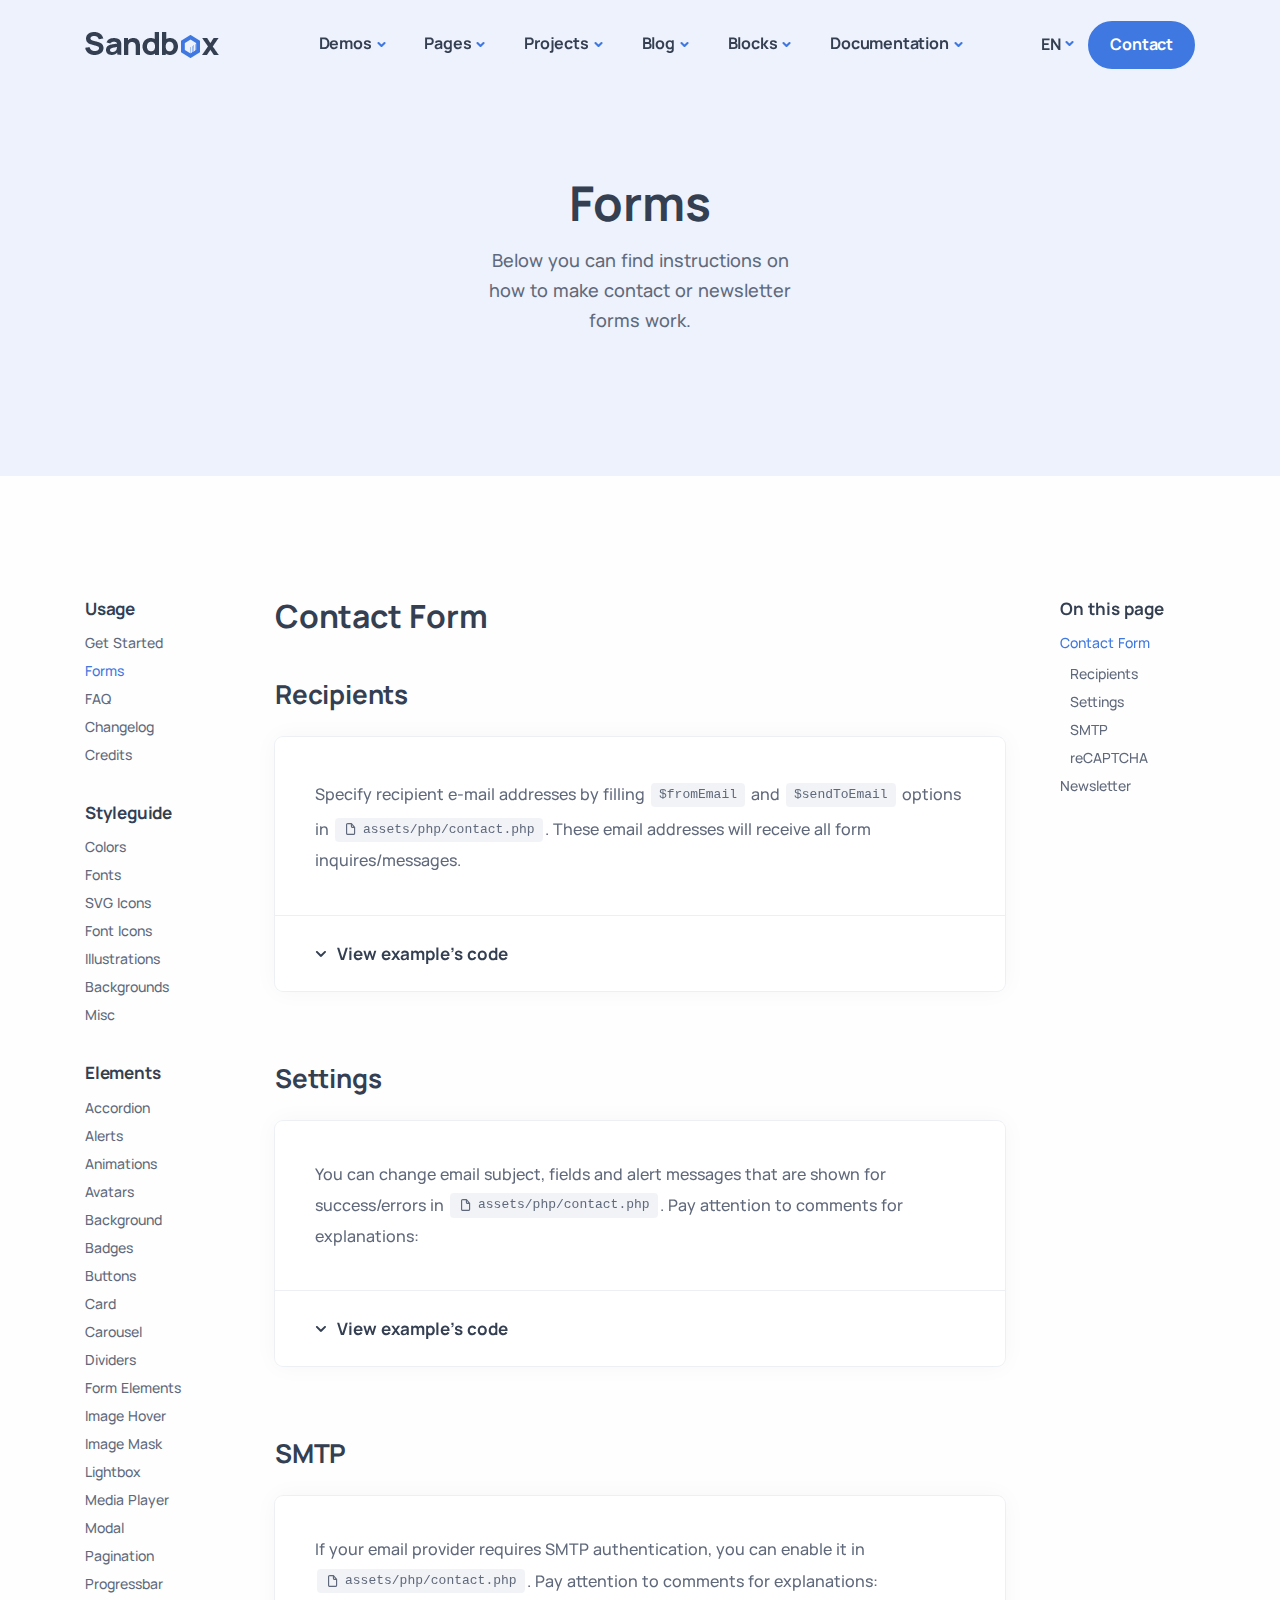
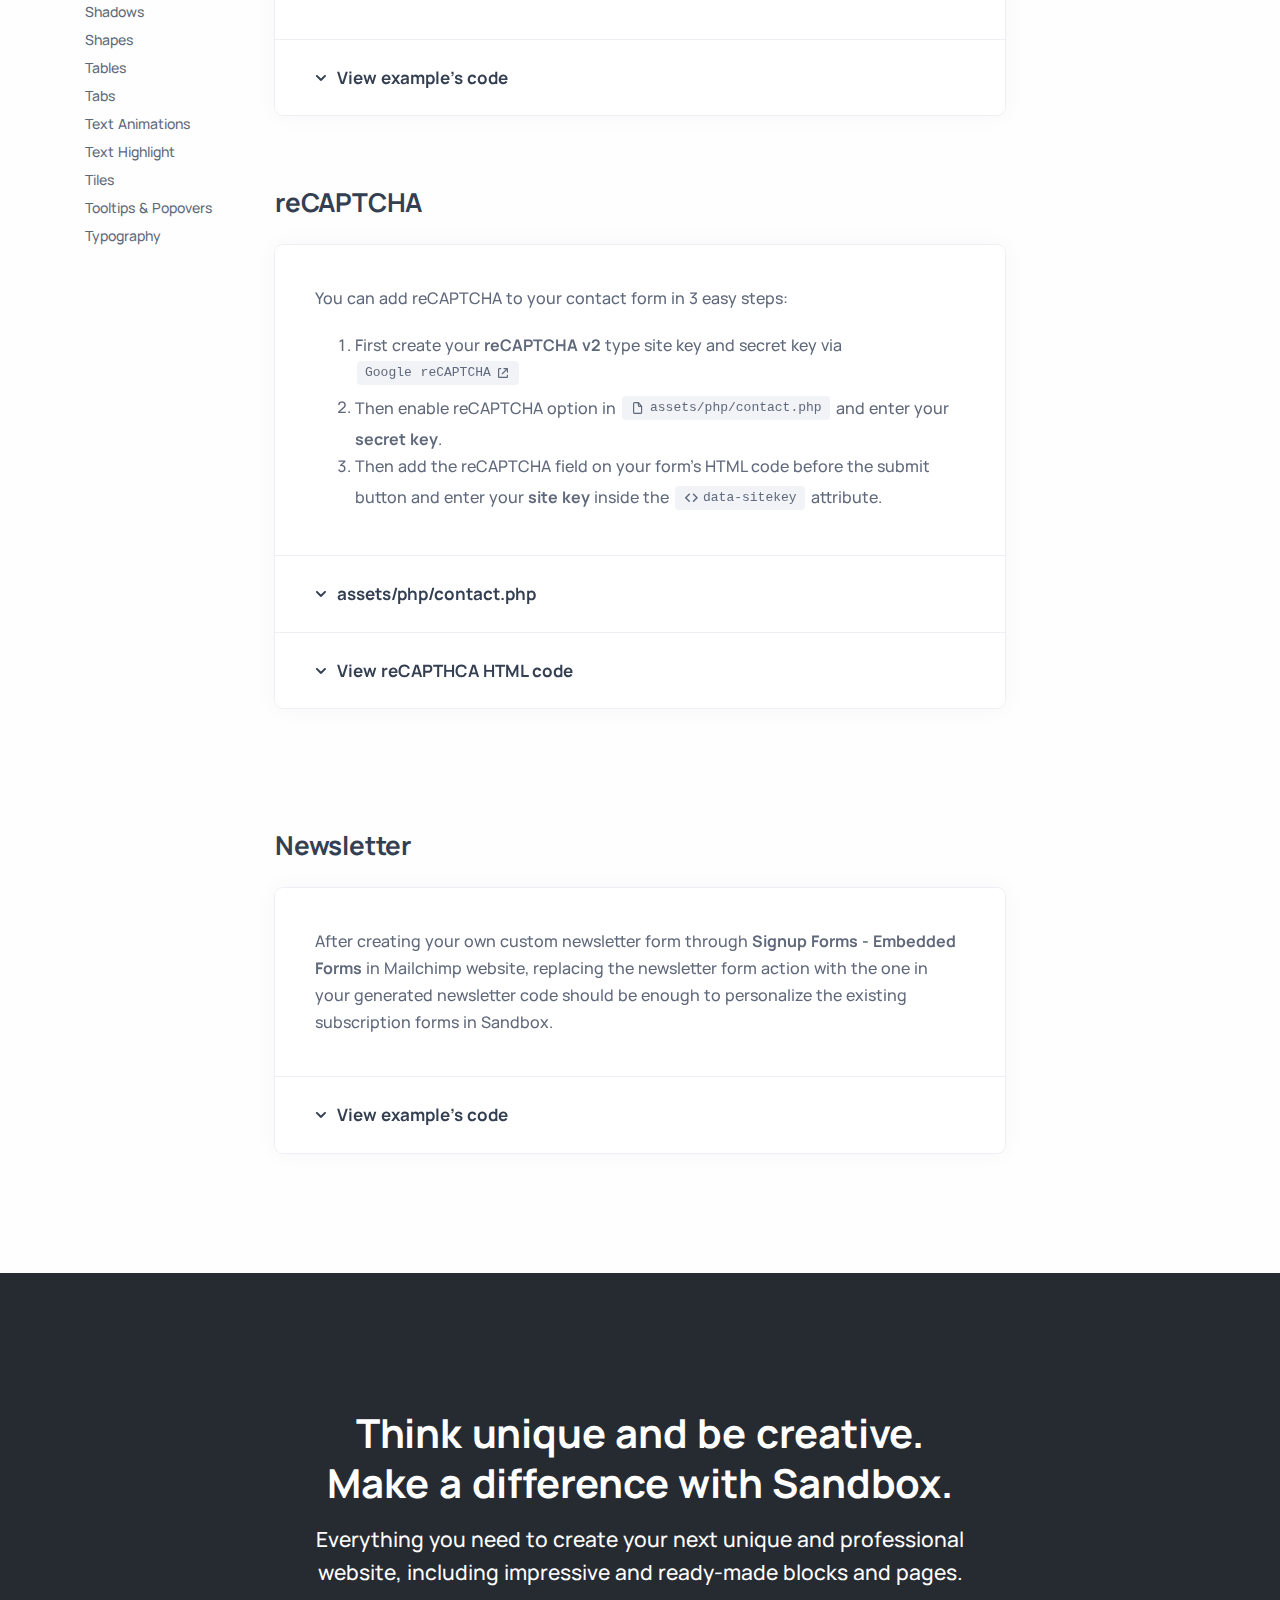
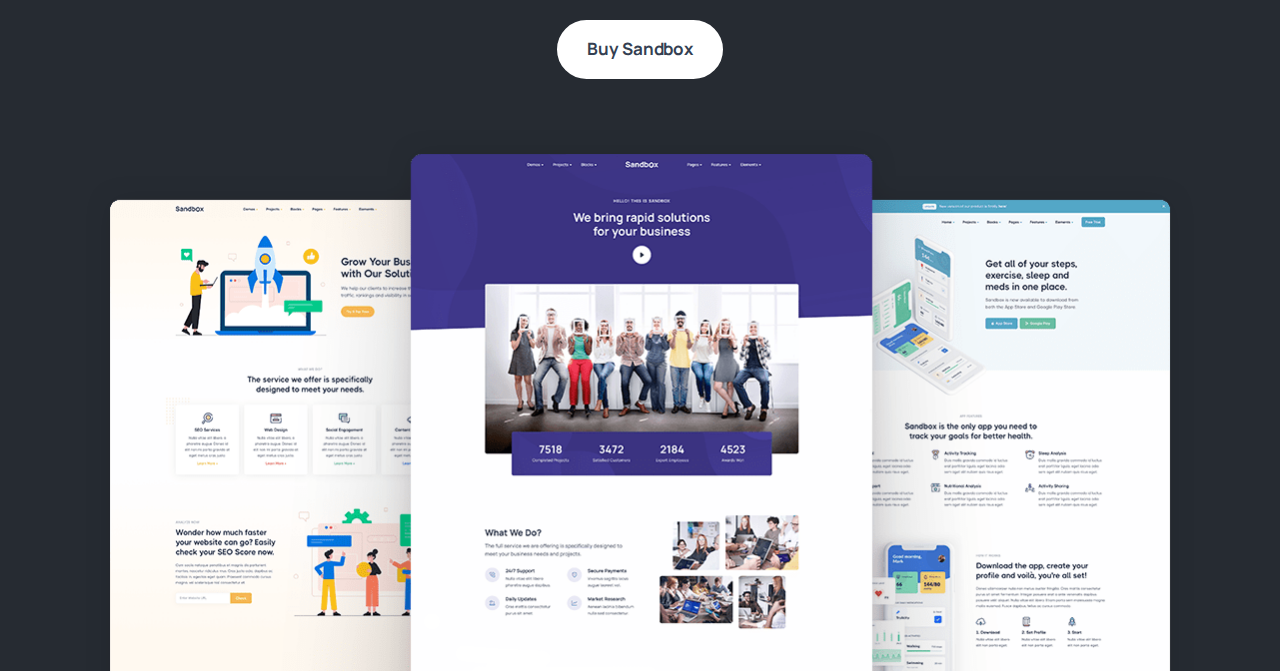
<file: docs/forms.html>
<!DOCTYPE html>
<html lang="en">

<head>
  <meta charset="utf-8">
  <meta name="viewport" content="width=device-width, initial-scale=1.0">
  <meta name="description" content="An impressive and flawless site template that includes various UI elements and countless features, attractive ready-made blocks and rich pages, basically everything you need to create a unique and professional website.">
  <meta name="keywords" content="bootstrap 5, business, corporate, creative, gulp, marketing, minimal, modern, multipurpose, one page, responsive, saas, sass, seo, startup, html5 template, site template">
  <meta name="author" content="elemis">
  <title>Sandbox - Modern & Multipurpose Bootstrap 5 Template</title>
  <link rel="shortcut icon" href="../assets/img/favicon.png">
  <link rel="stylesheet" href="../assets/css/plugins.css">
  <link rel="stylesheet" href="../assets/css/style.css">
</head>

<body>
  <div class="content-wrapper">
    <header class="wrapper bg-soft-primary">
      <nav class="navbar navbar-expand-lg center-nav transparent navbar-light">
        <div class="container flex-lg-row flex-nowrap align-items-center">
          <div class="navbar-brand w-100">
            <a href="../index.html">
              <img src="../assets/img/logo.png" srcset="../assets/img/logo@2x.png 2x" alt="" />
            </a>
          </div>
          <div class="navbar-collapse offcanvas offcanvas-nav offcanvas-start">
            <div class="offcanvas-header d-lg-none">
              <h3 class="text-white fs-30 mb-0">Sandbox</h3>
              <button type="button" class="btn-close btn-close-white" data-bs-dismiss="offcanvas" aria-label="Close"></button>
            </div>
            <div class="offcanvas-body ms-lg-auto d-flex flex-column h-100">
              <ul class="navbar-nav">
                <li class="nav-item dropdown dropdown-mega">
                  <a class="nav-link dropdown-toggle" href="#" data-bs-toggle="dropdown">Demos</a>
                  <ul class="dropdown-menu mega-menu mega-menu-dark mega-menu-img">
                    <li class="mega-menu-content mega-menu-scroll">
                      <ul class="row row-cols-1 row-cols-lg-6 gx-0 gx-lg-4 gy-lg-2 list-unstyled">
                        <li class="col">
                          <a class="dropdown-item" href="../demo1.html">
                            <figure class="rounded lift d-none d-lg-block"><img src="../assets/img/demos/mi1.jpg" srcset="../assets/img/demos/mi1@2x.jpg 2x" alt=""></figure>
                            <span class="d-lg-none">Demo 1</span>
                          </a>
                        </li>
                        <li class="col">
                          <a class="dropdown-item" href="../demo2.html">
                            <figure class="rounded lift d-none d-lg-block"><img src="../assets/img/demos/mi2.jpg" srcset="../assets/img/demos/mi2@2x.jpg 2x" alt=""></figure>
                            <span class="d-lg-none">Demo 2</span>
                          </a>
                        </li>
                        <li class="col">
                          <a class="dropdown-item" href="../demo3.html">
                            <figure class="rounded lift d-none d-lg-block"><img src="../assets/img/demos/mi3.jpg" srcset="../assets/img/demos/mi3@2x.jpg 2x" alt=""></figure>
                            <span class="d-lg-none">Demo 3</span>
                          </a>
                        </li>
                        <li class="col">
                          <a class="dropdown-item" href="../demo4.html">
                            <figure class="rounded lift d-none d-lg-block"><img src="../assets/img/demos/mi4.jpg" srcset="../assets/img/demos/mi4@2x.jpg 2x" alt=""></figure>
                            <span class="d-lg-none">Demo 4</span>
                          </a>
                        </li>
                        <li class="col">
                          <a class="dropdown-item" href="../demo5.html">
                            <figure class="rounded lift d-none d-lg-block"><img src="../assets/img/demos/mi5.jpg" srcset="../assets/img/demos/mi5@2x.jpg 2x" alt=""></figure>
                            <span class="d-lg-none">Demo 5</span>
                          </a>
                        </li>
                        <li class="col">
                          <a class="dropdown-item" href="../demo6.html">
                            <figure class="rounded lift d-none d-lg-block"><img src="../assets/img/demos/mi6.jpg" srcset="../assets/img/demos/mi6@2x.jpg 2x" alt=""></figure>
                            <span class="d-lg-none">Demo 6</span>
                          </a>
                        </li>
                        <li class="col">
                          <a class="dropdown-item" href="../demo7.html">
                            <figure class="rounded lift d-none d-lg-block"><img src="../assets/img/demos/mi7.jpg" srcset="../assets/img/demos/mi7@2x.jpg 2x" alt=""></figure>
                            <span class="d-lg-none">Demo 7</span>
                          </a>
                        </li>
                        <li class="col">
                          <a class="dropdown-item" href="../demo8.html">
                            <figure class="rounded lift d-none d-lg-block"><img src="../assets/img/demos/mi8.jpg" srcset="../assets/img/demos/mi8@2x.jpg 2x" alt=""></figure>
                            <span class="d-lg-none">Demo 8</span>
                          </a>
                        </li>
                        <li class="col">
                          <a class="dropdown-item" href="../demo9.html">
                            <figure class="rounded lift d-none d-lg-block"><img src="../assets/img/demos/mi9.jpg" srcset="../assets/img/demos/mi9@2x.jpg 2x" alt=""></figure>
                            <span class="d-lg-none">Demo 9</span>
                          </a>
                        </li>
                        <li class="col">
                          <a class="dropdown-item" href="../demo10.html">
                            <figure class="rounded lift d-none d-lg-block"><img src="../assets/img/demos/mi10.jpg" srcset="../assets/img/demos/mi10@2x.jpg 2x" alt=""></figure>
                            <span class="d-lg-none">Demo 10</span>
                          </a>
                        </li>
                        <li class="col">
                          <a class="dropdown-item" href="../demo11.html">
                            <figure class="rounded lift d-none d-lg-block"><img src="../assets/img/demos/mi11.jpg" srcset="../assets/img/demos/mi11@2x.jpg 2x" alt=""></figure>
                            <span class="d-lg-none">Demo 11</span>
                          </a>
                        </li>
                        <li class="col">
                          <a class="dropdown-item" href="../demo12.html">
                            <figure class="rounded lift d-none d-lg-block"><img src="../assets/img/demos/mi12.jpg" srcset="../assets/img/demos/mi12@2x.jpg 2x" alt=""></figure>
                            <span class="d-lg-none">Demo 12</span>
                          </a>
                        </li>
                        <li class="col">
                          <a class="dropdown-item" href="../demo13.html">
                            <figure class="rounded lift d-none d-lg-block"><img src="../assets/img/demos/mi13.jpg" srcset="../assets/img/demos/mi13@2x.jpg 2x" alt=""></figure>
                            <span class="d-lg-none">Demo 13</span>
                          </a>
                        </li>
                        <li class="col">
                          <a class="dropdown-item" href="../demo14.html">
                            <figure class="rounded lift d-none d-lg-block"><img src="../assets/img/demos/mi14.jpg" srcset="../assets/img/demos/mi14@2x.jpg 2x" alt=""></figure>
                            <span class="d-lg-none">Demo 14</span>
                          </a>
                        </li>
                        <li class="col">
                          <a class="dropdown-item" href="../demo15.html">
                            <figure class="rounded lift d-none d-lg-block"><img src="../assets/img/demos/mi15.jpg" srcset="../assets/img/demos/mi15@2x.jpg 2x" alt=""></figure>
                            <span class="d-lg-none">Demo 15</span>
                          </a>
                        </li>
                        <li class="col">
                          <a class="dropdown-item" href="../demo16.html">
                            <figure class="rounded lift d-none d-lg-block"><img src="../assets/img/demos/mi16.jpg" srcset="../assets/img/demos/mi16@2x.jpg 2x" alt=""></figure>
                            <span class="d-lg-none">Demo 16</span>
                          </a>
                        </li>
                        <li class="col">
                          <a class="dropdown-item" href="../demo17.html">
                            <figure class="rounded lift d-none d-lg-block"><img src="../assets/img/demos/mi17.jpg" srcset="../assets/img/demos/mi17@2x.jpg 2x" alt=""></figure>
                            <span class="d-lg-none">Demo 17</span>
                          </a>
                        </li>
                        <li class="col">
                          <a class="dropdown-item" href="../demo18.html">
                            <figure class="rounded lift d-none d-lg-block"><img src="../assets/img/demos/mi18.jpg" srcset="../assets/img/demos/mi18@2x.jpg 2x" alt=""></figure>
                            <span class="d-lg-none">Demo 18</span>
                          </a>
                        </li>
                        <li class="col">
                          <a class="dropdown-item" href="../demo19.html">
                            <figure class="rounded lift d-none d-lg-block"><img src="../assets/img/demos/mi19.jpg" srcset="../assets/img/demos/mi19@2x.jpg 2x" alt=""></figure>
                            <span class="d-lg-none">Demo 19</span>
                          </a>
                        </li>
                        <li class="col">
                          <a class="dropdown-item" href="../demo20.html">
                            <figure class="rounded lift d-none d-lg-block"><img src="../assets/img/demos/mi20.jpg" srcset="../assets/img/demos/mi20@2x.jpg 2x" alt=""></figure>
                            <span class="d-lg-none">Demo 20</span>
                          </a>
                        </li>
                        <li class="col">
                          <a class="dropdown-item" href="../demo21.html">
                            <figure class="rounded lift d-none d-lg-block"><img src="../assets/img/demos/mi21.jpg" srcset="../assets/img/demos/mi21@2x.jpg 2x" alt=""></figure>
                            <span class="d-lg-none">Demo 21</span>
                          </a>
                        </li>
                        <li class="col">
                          <a class="dropdown-item" href="../demo22.html">
                            <figure class="rounded lift d-none d-lg-block"><img src="../assets/img/demos/mi22.jpg" srcset="../assets/img/demos/mi22@2x.jpg 2x" alt=""></figure>
                            <span class="d-lg-none">Demo 22</span>
                          </a>
                        </li>
                        <li class="col">
                          <a class="dropdown-item" href="../demo23.html">
                            <figure class="rounded lift d-none d-lg-block"><img src="../assets/img/demos/mi23.jpg" srcset="../assets/img/demos/mi23@2x.jpg 2x" alt=""></figure>
                            <span class="d-lg-none">Demo 23</span>
                          </a>
                        </li>
                        <li class="col">
                          <a class="dropdown-item" href="../demo24.html">
                            <figure class="rounded lift d-none d-lg-block"><img src="../assets/img/demos/mi24.jpg" srcset="../assets/img/demos/mi24@2x.jpg 2x" alt=""></figure>
                            <span class="d-lg-none">Demo 24</span>
                          </a>
                        </li>
                        <li class="col">
                          <a class="dropdown-item" href="../demo25.html">
                            <figure class="rounded lift d-none d-lg-block"><img src="../assets/img/demos/mi25.jpg" srcset="../assets/img/demos/mi25@2x.jpg 2x" alt=""></figure>
                            <span class="d-lg-none">Demo 25</span>
                          </a>
                        </li>
                        <li class="col">
                          <a class="dropdown-item" href="../demo26.html">
                            <figure class="rounded lift d-none d-lg-block"><img src="../assets/img/demos/mi26.jpg" srcset="../assets/img/demos/mi26@2x.jpg 2x" alt=""></figure>
                            <span class="d-lg-none">Demo 26</span>
                          </a>
                        </li>
                        <li class="col">
                          <a class="dropdown-item" href="../demo27.html">
                            <figure class="rounded lift d-none d-lg-block"><img src="../assets/img/demos/mi27.jpg" srcset="../assets/img/demos/mi27@2x.jpg 2x" alt=""></figure>
                            <span class="d-lg-none">Demo 27</span>
                          </a>
                        </li>
                        <li class="col">
                          <a class="dropdown-item" href="../demo28.html">
                            <figure class="rounded lift d-none d-lg-block"><img src="../assets/img/demos/mi28.jpg" srcset="../assets/img/demos/mi28@2x.jpg 2x" alt=""></figure>
                            <span class="d-lg-none">Demo 28</span>
                          </a>
                        </li>
                        <li class="col">
                          <a class="dropdown-item" href="../demo29.html">
                            <figure class="rounded lift d-none d-lg-block"><img src="../assets/img/demos/mi29.jpg" srcset="../assets/img/demos/mi29@2x.jpg 2x" alt=""></figure>
                            <span class="d-lg-none">Demo 29</span>
                          </a>
                        </li>
                        <li class="col">
                          <a class="dropdown-item" href="../demo30.html">
                            <figure class="rounded lift d-none d-lg-block"><img src="../assets/img/demos/mi30.jpg" srcset="../assets/img/demos/mi30@2x.jpg 2x" alt=""></figure>
                            <span class="d-lg-none">Demo 30</span>
                          </a>
                        </li>
                        <li class="col">
                          <a class="dropdown-item" href="../demo31.html">
                            <figure class="rounded lift d-none d-lg-block"><img src="../assets/img/demos/mi31.jpg" srcset="../assets/img/demos/mi31@2x.jpg 2x" alt=""></figure>
                            <span class="d-lg-none">Demo 31</span>
                          </a>
                        </li>
                        <li class="col">
                          <a class="dropdown-item" href="../demo32.html">
                            <figure class="rounded lift d-none d-lg-block"><img src="../assets/img/demos/mi32.jpg" srcset="../assets/img/demos/mi32@2x.jpg 2x" alt=""></figure>
                            <span class="d-lg-none">Demo 32</span>
                          </a>
                        </li>
                        <li class="col">
                          <a class="dropdown-item" href="../demo33.html">
                            <figure class="rounded lift d-none d-lg-block"><img src="../assets/img/demos/mi33.jpg" srcset="../assets/img/demos/mi33@2x.jpg 2x" alt=""></figure>
                            <span class="d-lg-none">Demo 33</span>
                          </a>
                        </li>
                        <li class="col">
                          <a class="dropdown-item" href="../demo34.html">
                            <figure class="rounded lift d-none d-lg-block"><img src="../assets/img/demos/mi34.jpg" srcset="../assets/img/demos/mi34@2x.jpg 2x" alt=""></figure>
                            <span class="d-lg-none">Demo 34</span>
                          </a>
                        </li>
                      </ul>
                      <!--/.row -->
                      <span class="d-none d-lg-flex"><i class="uil uil-direction"></i><strong>Scroll to view more</strong></span>
                    </li>
                    <!--/.mega-menu-content-->
                  </ul>
                  <!--/.dropdown-menu -->
                </li>
                <li class="nav-item dropdown">
                  <a class="nav-link dropdown-toggle" href="#" data-bs-toggle="dropdown">Pages</a>
                  <ul class="dropdown-menu">
                    <li class="dropdown dropdown-submenu dropend"><a class="dropdown-item dropdown-toggle" href="#" data-bs-toggle="dropdown">Services</a>
                      <ul class="dropdown-menu">
                        <li class="nav-item"><a class="dropdown-item" href="../services.html">Services I</a></li>
                        <li class="nav-item"><a class="dropdown-item" href="../services2.html">Services II</a></li>
                      </ul>
                    </li>
                    <li class="dropdown dropdown-submenu dropend"><a class="dropdown-item dropdown-toggle" href="#" data-bs-toggle="dropdown">About</a>
                      <ul class="dropdown-menu">
                        <li class="nav-item"><a class="dropdown-item" href="../about.html">About I</a></li>
                        <li class="nav-item"><a class="dropdown-item" href="../about2.html">About II</a></li>
                      </ul>
                    </li>
                    <li class="dropdown dropdown-submenu dropend"><a class="dropdown-item dropdown-toggle" href="#" data-bs-toggle="dropdown">Shop</a>
                      <ul class="dropdown-menu">
                        <li class="nav-item"><a class="dropdown-item" href="../shop.html">Shop I</a></li>
                        <li class="nav-item"><a class="dropdown-item" href="../shop2.html">Shop II</a></li>
                        <li class="nav-item"><a class="dropdown-item" href="../shop-product.html">Product Page</a></li>
                        <li class="nav-item"><a class="dropdown-item" href="../shop-cart.html">Shopping Cart</a></li>
                        <li class="nav-item"><a class="dropdown-item" href="../shop-checkout.html">Checkout</a></li>
                      </ul>
                    </li>
                    <li class="dropdown dropdown-submenu dropend"><a class="dropdown-item dropdown-toggle" href="#" data-bs-toggle="dropdown">Contact</a>
                      <ul class="dropdown-menu">
                        <li class="nav-item"><a class="dropdown-item" href="../contact.html">Contact I</a></li>
                        <li class="nav-item"><a class="dropdown-item" href="../contact2.html">Contact II</a></li>
                        <li class="nav-item"><a class="dropdown-item" href="../contact3.html">Contact III</a></li>
                      </ul>
                    </li>
                    <li class="dropdown dropdown-submenu dropend"><a class="dropdown-item dropdown-toggle" href="#" data-bs-toggle="dropdown">Career</a>
                      <ul class="dropdown-menu">
                        <li class="nav-item"><a class="dropdown-item" href="../career.html">Job Listing I</a></li>
                        <li class="nav-item"><a class="dropdown-item" href="../career2.html">Job Listing II</a></li>
                        <li class="nav-item"><a class="dropdown-item" href="../career-job.html">Job Description</a></li>
                      </ul>
                    </li>
                    <li class="dropdown dropdown-submenu dropend"><a class="dropdown-item dropdown-toggle" href="#" data-bs-toggle="dropdown">Utility</a>
                      <ul class="dropdown-menu">
                        <li class="nav-item"><a class="dropdown-item" href="../404.html">404 Not Found</a></li>
                        <li class="nav-item"><a class="dropdown-item" href="../page-loader.html">Page Loader</a></li>
                        <li class="nav-item"><a class="dropdown-item" href="../signin.html">Sign In I</a></li>
                        <li class="nav-item"><a class="dropdown-item" href="../signin2.html">Sign In II</a></li>
                        <li class="nav-item"><a class="dropdown-item" href="../signup.html">Sign Up I</a></li>
                        <li class="nav-item"><a class="dropdown-item" href="../signup2.html">Sign Up II</a></li>
                        <li class="nav-item"><a class="dropdown-item" href="../terms.html">Terms</a></li>
                      </ul>
                    </li>
                    <li class="nav-item"><a class="dropdown-item" href="../pricing.html">Pricing</a></li>
                    <li class="nav-item"><a class="dropdown-item" href="../onepage.html">One Page</a></li>
                  </ul>
                </li>
                <li class="nav-item dropdown">
                  <a class="nav-link dropdown-toggle" href="#" data-bs-toggle="dropdown">Projects</a>
                  <div class="dropdown-menu dropdown-lg">
                    <div class="dropdown-lg-content">
                      <div>
                        <h6 class="dropdown-header">Project Pages</h6>
                        <ul class="list-unstyled">
                          <li><a class="dropdown-item" href="../projects.html">Projects I</a></li>
                          <li><a class="dropdown-item" href="../projects2.html">Projects II</a></li>
                          <li><a class="dropdown-item" href="../projects3.html">Projects III</a></li>
                          <li><a class="dropdown-item" href="../projects4.html">Projects IV</a></li>
                        </ul>
                      </div>
                      <!-- /.column -->
                      <div>
                        <h6 class="dropdown-header">Single Projects</h6>
                        <ul class="list-unstyled">
                          <li><a class="dropdown-item" href="../single-project.html">Single Project I</a></li>
                          <li><a class="dropdown-item" href="../single-project2.html">Single Project II</a></li>
                          <li><a class="dropdown-item" href="../single-project3.html">Single Project III</a></li>
                          <li><a class="dropdown-item" href="../single-project4.html">Single Project IV</a></li>
                        </ul>
                      </div>
                      <!-- /.column -->
                    </div>
                    <!-- /auto-column -->
                  </div>
                </li>
                <li class="nav-item dropdown">
                  <a class="nav-link dropdown-toggle" href="#" data-bs-toggle="dropdown">Blog</a>
                  <ul class="dropdown-menu">
                    <li class="nav-item"><a class="dropdown-item" href="../blog.html">Blog without Sidebar</a></li>
                    <li class="nav-item"><a class="dropdown-item" href="../blog2.html">Blog with Sidebar</a></li>
                    <li class="nav-item"><a class="dropdown-item" href="../blog3.html">Blog with Left Sidebar</a></li>
                    <li class="dropdown dropdown-submenu dropend"><a class="dropdown-item dropdown-toggle" href="#" data-bs-toggle="dropdown">Blog Posts</a>
                      <ul class="dropdown-menu">
                        <li class="nav-item"><a class="dropdown-item" href="../blog-post.html">Post without Sidebar</a></li>
                        <li class="nav-item"><a class="dropdown-item" href="../blog-post2.html">Post with Sidebar</a></li>
                        <li class="nav-item"><a class="dropdown-item" href="../blog-post3.html">Post with Left Sidebar</a></li>
                      </ul>
                    </li>
                  </ul>
                </li>
                <li class="nav-item dropdown dropdown-mega">
                  <a class="nav-link dropdown-toggle" href="#" data-bs-toggle="dropdown">Blocks</a>
                  <ul class="dropdown-menu mega-menu mega-menu-dark mega-menu-img">
                    <li class="mega-menu-content">
                      <ul class="row row-cols-1 row-cols-lg-6 gx-0 gx-lg-6 gy-lg-4 list-unstyled">
                        <li class="col"><a class="dropdown-item" href="../docs/blocks/about.html">
                            <div class="rounded img-svg d-none d-lg-block p-4 mb-lg-2"><img class="rounded-0" src="../assets/img/demos/block1.svg" alt=""></div>
                            <span>About</span>
                          </a>
                        </li>
                        <li class="col"><a class="dropdown-item" href="../docs/blocks/blog.html">
                            <div class="rounded img-svg d-none d-lg-block p-4 mb-lg-2"><img class="rounded-0" src="../assets/img/demos/block2.svg" alt=""></div>
                            <span>Blog</span>
                          </a>
                        </li>
                        <li class="col"><a class="dropdown-item" href="../docs/blocks/call-to-action.html">
                            <div class="rounded img-svg d-none d-lg-block p-4 mb-lg-2"><img class="rounded-0" src="../assets/img/demos/block3.svg" alt=""></div>
                            <span>Call to Action</span>
                          </a>
                        </li>
                        <li class="col"><a class="dropdown-item" href="../docs/blocks/clients.html">
                            <div class="rounded img-svg d-none d-lg-block p-4 mb-lg-2"><img class="rounded-0" src="../assets/img/demos/block4.svg" alt=""></div>
                            <span>Clients</span>
                          </a>
                        </li>
                        <li class="col"><a class="dropdown-item" href="../docs/blocks/contact.html">
                            <div class="rounded img-svg d-none d-lg-block p-4 mb-lg-2"><img class="rounded-0" src="../assets/img/demos/block5.svg" alt=""></div>
                            <span>Contact</span>
                          </a>
                        </li>
                        <li class="col"><a class="dropdown-item" href="../docs/blocks/facts.html">
                            <div class="rounded img-svg d-none d-lg-block p-4 mb-lg-2"><img class="rounded-0" src="../assets/img/demos/block6.svg" alt=""></div>
                            <span>Facts</span>
                          </a>
                        </li>
                        <li class="col"><a class="dropdown-item" href="../docs/blocks/faq.html">
                            <div class="rounded img-svg d-none d-lg-block p-4 mb-lg-2"><img class="rounded-0" src="../assets/img/demos/block7.svg" alt=""></div>
                            <span>FAQ</span>
                          </a>
                        </li>
                        <li class="col"><a class="dropdown-item" href="../docs/blocks/features.html">
                            <div class="rounded img-svg d-none d-lg-block p-4 mb-lg-2"><img class="rounded-0" src="../assets/img/demos/block8.svg" alt=""></div>
                            <span>Features</span>
                          </a>
                        </li>
                        <li class="col"><a class="dropdown-item" href="../docs/blocks/footer.html">
                            <div class="rounded img-svg d-none d-lg-block p-4 mb-lg-2"><img class="rounded-0" src="../assets/img/demos/block9.svg" alt=""></div>
                            <span>Footer</span>
                          </a>
                        </li>
                        <li class="col"><a class="dropdown-item" href="../docs/blocks/hero.html">
                            <div class="rounded img-svg d-none d-lg-block p-4 mb-lg-2"><img class="rounded-0" src="../assets/img/demos/block10.svg" alt=""></div>
                            <span>Hero</span>
                          </a>
                        </li>
                        <li class="col"><a class="dropdown-item" href="../docs/blocks/misc.html">
                            <div class="rounded img-svg d-none d-lg-block p-4 mb-lg-2"><img class="rounded-0" src="../assets/img/demos/block17.svg" alt=""></div>
                            <span>Misc</span>
                          </a>
                        </li>
                        <li class="col"><a class="dropdown-item" href="../docs/blocks/navbar.html">
                            <div class="rounded img-svg d-none d-lg-block p-4 mb-lg-2"><img class="rounded-0" src="../assets/img/demos/block11.svg" alt=""></div>
                            <span>Navbar</span>
                          </a>
                        </li>
                        <li class="col"><a class="dropdown-item" href="../docs/blocks/portfolio.html">
                            <div class="rounded img-svg d-none d-lg-block p-4 mb-lg-2"><img class="rounded-0" src="../assets/img/demos/block12.svg" alt=""></div>
                            <span>Portfolio</span>
                          </a>
                        </li>
                        <li class="col"><a class="dropdown-item" href="../docs/blocks/pricing.html">
                            <div class="rounded img-svg d-none d-lg-block p-4 mb-lg-2"><img class="rounded-0" src="../assets/img/demos/block13.svg" alt=""></div>
                            <span>Pricing</span>
                          </a>
                        </li>
                        <li class="col"><a class="dropdown-item" href="../docs/blocks/process.html">
                            <div class="rounded img-svg d-none d-lg-block p-4 mb-lg-2"><img class="rounded-0" src="../assets/img/demos/block14.svg" alt=""></div>
                            <span>Process</span>
                          </a>
                        </li>
                        <li class="col"><a class="dropdown-item" href="../docs/blocks/team.html">
                            <div class="rounded img-svg d-none d-lg-block p-4 mb-lg-2"><img class="rounded-0" src="../assets/img/demos/block15.svg" alt=""></div>
                            <span>Team</span>
                          </a>
                        </li>
                        <li class="col"><a class="dropdown-item" href="../docs/blocks/testimonials.html">
                            <div class="rounded img-svg d-none d-lg-block p-4 mb-lg-2"><img class="rounded-0" src="../assets/img/demos/block16.svg" alt=""></div>
                            <span>Testimonials</span>
                          </a>
                        </li>
                      </ul>
                      <!--/.row -->
                    </li>
                    <!--/.mega-menu-content-->
                  </ul>
                  <!--/.dropdown-menu -->
                </li>
                <li class="nav-item dropdown dropdown-mega">
                  <a class="nav-link dropdown-toggle" href="#" data-bs-toggle="dropdown">Documentation</a>
                  <ul class="dropdown-menu mega-menu">
                    <li class="mega-menu-content">
                      <div class="row gx-0 gx-lg-3">
                        <div class="col-lg-4">
                          <h6 class="dropdown-header">Usage</h6>
                          <ul class="list-unstyled cc-2 pb-lg-1">
                            <li><a class="dropdown-item" href="../docs/index.html">Get Started</a></li>
                            <li><a class="dropdown-item" href="../docs/forms.html">Forms</a></li>
                            <li><a class="dropdown-item" href="../docs/faq.html">FAQ</a></li>
                            <li><a class="dropdown-item" href="../docs/changelog.html">Changelog</a></li>
                            <li><a class="dropdown-item" href="../docs/credits.html">Credits</a></li>
                          </ul>
                          <h6 class="dropdown-header mt-lg-6">Styleguide</h6>
                          <ul class="list-unstyled cc-2">
                            <li><a class="dropdown-item" href="../docs/styleguide/colors.html">Colors</a></li>
                            <li><a class="dropdown-item" href="../docs/styleguide/fonts.html">Fonts</a></li>
                            <li><a class="dropdown-item" href="../docs/styleguide/icons-svg.html">SVG Icons</a></li>
                            <li><a class="dropdown-item" href="../docs/styleguide/icons-font.html">Font Icons</a></li>
                            <li><a class="dropdown-item" href="../docs/styleguide/illustrations.html">Illustrations</a></li>
                            <li><a class="dropdown-item" href="../docs/styleguide/backgrounds.html">Backgrounds</a></li>
                            <li><a class="dropdown-item" href="../docs/styleguide/misc.html">Misc</a></li>
                          </ul>
                        </div>
                        <!--/column -->
                        <div class="col-lg-8">
                          <h6 class="dropdown-header">Elements</h6>
                          <ul class="list-unstyled cc-3">
                            <li><a class="dropdown-item" href="../docs/elements/accordion.html">Accordion</a></li>
                            <li><a class="dropdown-item" href="../docs/elements/alerts.html">Alerts</a></li>
                            <li><a class="dropdown-item" href="../docs/elements/animations.html">Animations</a></li>
                            <li><a class="dropdown-item" href="../docs/elements/avatars.html">Avatars</a></li>
                            <li><a class="dropdown-item" href="../docs/elements/background.html">Background</a></li>
                            <li><a class="dropdown-item" href="../docs/elements/badges.html">Badges</a></li>
                            <li><a class="dropdown-item" href="../docs/elements/buttons.html">Buttons</a></li>
                            <li><a class="dropdown-item" href="../docs/elements/card.html">Card</a></li>
                            <li><a class="dropdown-item" href="../docs/elements/carousel.html">Carousel</a></li>
                            <li><a class="dropdown-item" href="../docs/elements/dividers.html">Dividers</a></li>
                            <li><a class="dropdown-item" href="../docs/elements/form-elements.html">Form Elements</a></li>
                            <li><a class="dropdown-item" href="../docs/elements/image-hover.html">Image Hover</a></li>
                            <li><a class="dropdown-item" href="../docs/elements/image-mask.html">Image Mask</a></li>
                            <li><a class="dropdown-item" href="../docs/elements/lightbox.html">Lightbox</a></li>
                            <li><a class="dropdown-item" href="../docs/elements/player.html">Media Player</a></li>
                            <li><a class="dropdown-item" href="../docs/elements/modal.html">Modal</a></li>
                            <li><a class="dropdown-item" href="../docs/elements/pagination.html">Pagination</a></li>
                            <li><a class="dropdown-item" href="../docs/elements/progressbar.html">Progressbar</a></li>
                            <li><a class="dropdown-item" href="../docs/elements/shadows.html">Shadows</a></li>
                            <li><a class="dropdown-item" href="../docs/elements/shapes.html">Shapes</a></li>
                            <li><a class="dropdown-item" href="../docs/elements/tables.html">Tables</a></li>
                            <li><a class="dropdown-item" href="../docs/elements/tabs.html">Tabs</a></li>
                            <li><a class="dropdown-item" href="../docs/elements/text-animations.html">Text Animations</a></li>
                            <li><a class="dropdown-item" href="../docs/elements/text-highlight.html">Text Highlight</a></li>
                            <li><a class="dropdown-item" href="../docs/elements/tiles.html">Tiles</a></li>
                            <li><a class="dropdown-item" href="../docs/elements/tooltips-popovers.html">Tooltips & Popovers</a></li>
                            <li><a class="dropdown-item" href="../docs/elements/typography.html">Typography</a></li>
                          </ul>
                        </div>
                        <!--/column -->
                      </div>
                      <!--/.row -->
                    </li>
                    <!--/.mega-menu-content-->
                  </ul>
                  <!--/.dropdown-menu -->
                </li>
              </ul>
              <!-- /.navbar-nav -->
              <div class="offcanvas-footer d-lg-none">
                <div>
                  <a href="mailto:first.last@email.com" class="link-inverse">info@email.com</a>
                  <br /> 00 (123) 456 78 90 <br />
                  <nav class="nav social social-white mt-4">
                    <a href="#"><i class="uil uil-twitter"></i></a>
                    <a href="#"><i class="uil uil-facebook-f"></i></a>
                    <a href="#"><i class="uil uil-dribbble"></i></a>
                    <a href="#"><i class="uil uil-instagram"></i></a>
                    <a href="#"><i class="uil uil-youtube"></i></a>
                  </nav>
                  <!-- /.social -->
                </div>
              </div>
              <!-- /.offcanvas-footer -->
            </div>
            <!-- /.offcanvas-body -->
          </div>
          <!-- /.navbar-collapse -->
          <div class="navbar-other w-100 d-flex ms-auto">
            <ul class="navbar-nav flex-row align-items-center ms-auto">
              <li class="nav-item dropdown language-select text-uppercase">
                <a class="nav-link dropdown-item dropdown-toggle" href="#" role="button" data-bs-toggle="dropdown" aria-haspopup="true" aria-expanded="false">En</a>
                <ul class="dropdown-menu">
                  <li class="nav-item"><a class="dropdown-item" href="#">En</a></li>
                  <li class="nav-item"><a class="dropdown-item" href="#">De</a></li>
                  <li class="nav-item"><a class="dropdown-item" href="#">Es</a></li>
                </ul>
              </li>
              <li class="nav-item d-none d-md-block">
                <a href="../contact.html" class="btn btn-sm btn-primary rounded-pill">Contact</a>
              </li>
              <li class="nav-item d-lg-none">
                <button class="hamburger offcanvas-nav-btn"><span></span></button>
              </li>
            </ul>
            <!-- /.navbar-nav -->
          </div>
          <!-- /.navbar-other -->
        </div>
        <!-- /.container -->
      </nav>
      <!-- /.navbar -->
    </header>
    <!-- /header -->
    <section class="wrapper bg-soft-primary">
      <div class="container pt-10 pb-12 pt-md-14 pb-md-16 text-center">
        <div class="row">
          <div class="col-md-9 col-lg-7 col-xl-5 mx-auto">
            <h1 class="display-1 mb-3">Forms</h1>
            <p class="lead px-xl-11">Below you can find instructions on how to make contact or newsletter forms work.</p>
          </div>
          <!-- /column -->
        </div>
        <!-- /.row -->
      </div>
      <!-- /.container -->
    </section>
    <!-- /section -->
    <div class="container">
      <div class="row">
        <aside class="col-xl-2 sidebar doc-sidebar mt-md-0 py-16 d-none d-xl-block">
          <div class="widget pb-3">
            <h6 class="widget-title fs-17 mb-2">Usage</h6>
            <nav id="collapse-usage">
              <ul class="list-unstyled fs-sm lh-sm text-reset">
                <li><a href="../docs/index.html">Get Started</a></li>
                <li><a href="../docs/forms.html" class="active">Forms</a></li>
                <li><a href="../docs/faq.html">FAQ</a></li>
                <li><a href="../docs/changelog.html">Changelog</a></li>
                <li><a href="../docs/credits.html">Credits</a></li>
              </ul>
            </nav>
            <!-- /nav -->
          </div>
          <!-- /.widget -->
          <div class="widget pb-3">
            <h6 class="widget-title fs-17 mb-2">Styleguide</h6>
            <nav id="collapse-style">
              <ul class="list-unstyled fs-sm lh-sm text-reset">
                <li><a href="../docs/styleguide/colors.html">Colors</a></li>
                <li><a href="../docs/styleguide/fonts.html">Fonts</a></li>
                <li><a href="../docs/styleguide/icons-svg.html">SVG Icons</a></li>
                <li><a href="../docs/styleguide/icons-font.html">Font Icons</a></li>
                <li><a href="../docs/styleguide/illustrations.html">Illustrations</a></li>
                <li><a href="../docs/styleguide/backgrounds.html">Backgrounds</a></li>
                <li><a href="../docs/styleguide/misc.html">Misc</a></li>
              </ul>
            </nav>
            <!-- /nav -->
          </div>
          <!-- /.widget -->
          <div class="widget pb-3">
            <h6 class="widget-title fs-17 mb-2">Elements</h6>
            <nav id="collapse-elements">
              <ul class="list-unstyled fs-sm lh-sm text-reset">
                <li><a href="../docs/elements/accordion.html">Accordion</a></li>
                <li><a href="../docs/elements/alerts.html">Alerts</a></li>
                <li><a href="../docs/elements/animations.html">Animations</a></li>
                <li><a href="../docs/elements/avatars.html">Avatars</a></li>
                <li><a href="../docs/elements/background.html">Background</a></li>
                <li><a href="../docs/elements/badges.html">Badges</a></li>
                <li><a href="../docs/elements/buttons.html">Buttons</a></li>
                <li><a href="../docs/elements/card.html">Card</a></li>
                <li><a href="../docs/elements/carousel.html">Carousel</a></li>
                <li><a href="../docs/elements/dividers.html">Dividers</a></li>
                <li><a href="../docs/elements/form-elements.html">Form Elements</a></li>
                <li><a href="../docs/elements/image-hover.html">Image Hover</a></li>
                <li><a href="../docs/elements/image-mask.html">Image Mask</a></li>
                <li><a href="../docs/elements/lightbox.html">Lightbox</a></li>
                <li><a href="../docs/elements/player.html">Media Player</a></li>
                <li><a href="../docs/elements/modal.html">Modal</a></li>
                <li><a href="../docs/elements/pagination.html">Pagination</a></li>
                <li><a href="../docs/elements/progressbar.html">Progressbar</a></li>
                <li><a href="../docs/elements/shadows.html">Shadows</a></li>
                <li><a href="../docs/elements/shapes.html">Shapes</a></li>
                <li><a href="../docs/elements/tables.html">Tables</a></li>
                <li><a href="../docs/elements/tabs.html">Tabs</a></li>
                <li><a href="../docs/elements/text-animations.html">Text Animations</a></li>
                <li><a href="../docs/elements/text-highlight.html">Text Highlight</a></li>
                <li><a href="../docs/elements/tiles.html">Tiles</a></li>
                <li><a href="../docs/elements/tooltips-popovers.html">Tooltips & Popovers</a></li>
                <li><a href="../docs/elements/typography.html">Typography</a></li>
              </ul>
            </nav>
            <!-- /nav -->
          </div>
          <!-- /.widget -->
        </aside>
        <!-- /column -->
        <aside class="col-xl-2 order-xl-3 sidebar sticky-sidebar mt-md-0 py-16 d-none d-xl-block">
          <div class="widget">
            <h6 class="widget-title fs-17 mb-2 ps-xl-5">On this page</h6>
            <nav class="ps-xl-5" id="sidebar-nav">
              <ul class="list-unstyled fs-sm lh-sm text-reset">
                <li><a class="nav-link scroll active" href="#snippet-1">Contact Form</a>
                  <ul class="list-unstyled pt-2 ps-2 fs-sm lh-sm text-reset">
                    <li><a class="nav-link scroll" href="#snippet-1-1">Recipients</a></li>
                    <li><a class="nav-link scroll" href="#snippet-1-2">Settings</a></li>
                    <li><a class="nav-link scroll" href="#snippet-1-3">SMTP</a></li>
                    <li><a class="nav-link scroll" href="#snippet-1-4">reCAPTCHA</a></li>
                  </ul>
                </li>
                <li><a class="nav-link scroll" href="#snippet-2">Newsletter</a></li>
              </ul>
            </nav>
            <!-- /nav -->
          </div>
          <!-- /.widget -->
        </aside>
        <!-- /column -->
        <div class="col-xl-8 order-xl-2">
          <section id="snippet-1" class="wrapper pt-16">
            <h2 class="display-5 mb-8">Contact Form</h2>
            <section id="snippet-1-1">
              <h2 class="mb-5 mt-n15 pt-15 zindex-n">Recipients</h2>
              <div class="card mb-12">
                <div class="card-body">
                  <p class="mb-0">Specify recipient e-mail addresses by filling <mark class="doc">$fromEmail</mark> and <mark class="doc">$sendToEmail</mark> options in <code class="file">assets/php/contact.php</code>. These email addresses will receive all form inquires/messages.</p>
                </div>
                <!--/.card-body -->
                <div class="card-footer position-relative">
                  <a class="collapse-link collapsed stretched-link" data-bs-toggle="collapse" href="#collapse-1-1">View example's code</a>
                </div>
                <!--/.card-footer -->
                <div id="collapse-1-1" class="card-footer bg-dark p-0 accordion-collapse collapse">
                  <div class="code-wrapper">
                    <div class="code-wrapper-inner">
                      <pre class="language-php"><code>// Recipients
$fromEmail = &apos;from@example.com&apos;; // Email address that will be in the from field of the message.
$fromName = &apos;From Name&apos;; // Name that will be in the from field of the message.
$sendToEmail = &apos;to@example.com&apos;; // Email address that will receive the message with the output of the form
$sendToName = &apos;To Name&apos;; // Name that will receive the message with the output of the form
</code></pre>
                    </div>
                    <!--/.code-wrapper-inner -->
                  </div>
                  <!--/.code-wrapper -->
                </div>
                <!--/.card-footer -->
              </div>
              <!--/.card -->
            </section>
            <section id="snippet-1-2">
              <h2 class="mb-5 mt-n15 pt-15 zindex-n">Settings</h2>
              <div class="card mb-12">
                <div class="card-body">
                  <p class="mb-0">You can change email subject, fields and alert messages that are shown for success/errors in <code class="file">assets/php/contact.php</code>. Pay attention to comments for explanations:</p>
                </div>
                <!--/.card-body -->
                <div class="card-footer position-relative">
                  <a class="collapse-link collapsed stretched-link" data-bs-toggle="collapse" href="#collapse-1-2">View example's code</a>
                </div>
                <!--/.card-footer -->
                <div id="collapse-1-2" class="card-footer bg-dark p-0 accordion-collapse collapse">
                  <div class="code-wrapper">
                    <div class="code-wrapper-inner">
                      <pre class="language-php"><code>// Subject
$subject = &apos;Message from Sandbox contact form&apos;;

// Fields - Value of attribute name =&gt; Text to appear in the email
$fields = array(&apos;name&apos; =&gt; &apos;Name&apos;, &apos;surname&apos; =&gt; &apos;Surname&apos;, &apos;phone&apos; =&gt; &apos;Phone&apos;, &apos;email&apos; =&gt; &apos;Email&apos;, &apos;message&apos; =&gt; &apos;Message&apos;, &apos;department&apos; =&gt; &apos;Department&apos;);

// Success and error alerts
$okMessage = &apos;We have received your inquiry. Stay tuned, we&rsquo;ll get back to you very soon.&apos;;
$errorMessage = &apos;There was an error while submitting the form. Please try again later&apos;;</code></pre>
                    </div>
                    <!--/.code-wrapper-inner -->
                  </div>
                  <!--/.code-wrapper -->
                </div>
                <!--/.card-footer -->
              </div>
              <!--/.card -->
            </section>
            <section id="snippet-1-3">
              <h2 class="mb-5 mt-n15 pt-15 zindex-n">SMTP</h2>
              <div class="card mb-12">
                <div class="card-body">
                  <p class="mb-0">If your email provider requires SMTP authentication, you can enable it in <code class="file">assets/php/contact.php</code>. Pay attention to comments for explanations:</p>
                </div>
                <!--/.card-body -->
                <div class="card-footer position-relative">
                  <a class="collapse-link collapsed stretched-link" data-bs-toggle="collapse" href="#collapse-1-3">View example's code</a>
                </div>
                <!--/.card-footer -->
                <div id="collapse-1-3" class="card-footer bg-dark p-0 accordion-collapse collapse">
                  <div class="code-wrapper">
                    <div class="code-wrapper-inner">
                      <pre class="language-php"><code>// SMTP settings
$smtpUse = false; // Set to true to enable SMTP authentication
$smtpHost = &apos;&apos;; // Enter SMTP host ie. smtp.gmail.com
$smtpUsername = &apos;&apos;; // SMTP username ie. gmail address
$smtpPassword = &apos;&apos;; // SMTP password ie gmail password
$smtpSecure = &apos;tls&apos;; // Enable TLS or SSL encryption
$smtpAutoTLS = false; // Enable Auto TLS
$smtpPort = 587; // TCP port to connect to</code></pre>
                    </div>
                    <!--/.code-wrapper-inner -->
                  </div>
                  <!--/.code-wrapper -->
                </div>
                <!--/.card-footer -->
              </div>
              <!--/.card -->
            </section>
            <section id="snippet-1-4">
              <h2 class="mb-5 mt-n15 pt-15 zindex-n">reCAPTCHA</h2>
              <div class="card">
                <div class="card-body">
                  <p>You can add reCAPTCHA to your contact form in 3 easy steps:</p>
                  <ol class="mb-0">
                    <li>First create your <strong>reCAPTCHA v2</strong> type site key and secret key via <a href="https://www.google.com/recaptcha/admin" class="external mt-n1" target="_blank">Google reCAPTCHA</a></li>
                    <li>Then enable reCAPTCHA option in <code class="file">assets/php/contact.php</code> and enter your <strong>secret key</strong>.</li>
                    <li>Then add the reCAPTCHA field on your form's HTML code before the submit button and enter your <strong>site key</strong> inside the <code class="code">data-sitekey</code> attribute.</li>
                  </ol>
                </div>
                <!--/.card-body -->
                <div class="card-footer position-relative">
                  <a class="collapse-link collapsed stretched-link" data-bs-toggle="collapse" href="#collapse-form-php">assets/php/contact.php</a>
                </div>
                <!--/.card-footer -->
                <div id="collapse-form-php" class="card-footer bg-dark p-0 accordion-collapse collapse">
                  <div class="code-wrapper">
                    <div class="code-wrapper-inner">
                      <pre class="language-php"><code>// reCAPTCHA settings
$recaptchaUse = false; // Set to true to enable reCAPTHCA
$recaptchaSecret = &apos;YOUR_SECRET_KEY&apos;; // enter your secret key from https://www.google.com/recaptcha/admin</code></pre>
                    </div>
                    <!--/.code-wrapper-inner -->
                  </div>
                  <!--/.code-wrapper -->
                </div>
                <!--/.card-footer -->
                <div class="card-footer position-relative">
                  <a class="collapse-link collapsed stretched-link" data-bs-toggle="collapse" href="#collapse-form-html">View reCAPTHCA HTML code</a>
                </div>
                <!--/.card-footer -->
                <div id="collapse-form-html" class="card-footer bg-dark p-0 accordion-collapse collapse">
                  <div class="code-wrapper">
                    <div class="code-wrapper-inner">
                      <pre class="language-html"><code>&lt;div class=&quot;col-12&quot;&gt;
  &lt;script src=&quot;https://www.google.com/recaptcha/api.js&quot;&gt;&lt;/script&gt;
  &lt;div class=&quot;form-group&quot;&gt;
    &lt;input class=&quot;form-control d-none&quot; data-recaptcha=&quot;true&quot; required&gt;
    &lt;div class=&quot;g-recaptcha&quot; data-sitekey=&quot;YOUR_SITE_KEY&quot; data-callback=&quot;verifyRecaptchaCallback&quot; data-expired-callback=&quot;expiredRecaptchaCallback&quot;&gt;&lt;/div&gt;
    &lt;div class=&quot;valid-feedback&quot;&gt;
      Looks good!
    &lt;/div&gt;
    &lt;div class=&quot;invalid-feedback&quot;&gt;
      Please complete the Captcha
    &lt;/div&gt;
  &lt;/div&gt;
&lt;/div&gt;
&lt;!-- /column --&gt;</code></pre>
                    </div>
                    <!--/.code-wrapper-inner -->
                  </div>
                  <!--/.code-wrapper -->
                </div>
                <!--/.card-footer -->
              </div>
              <!--/.card -->
            </section>
          </section>
          <section id="snippet-2" class="wrapper py-16">
            <h2 class="mb-5">Newsletter</h2>
            <div class="card">
              <div class="card-body">
                <p class="mb-0">After creating your own custom newsletter form through <strong>Signup Forms - Embedded Forms</strong> in Mailchimp website, replacing the newsletter form action with the one in your generated newsletter code should be enough to personalize the existing subscription forms in Sandbox.</p>
              </div>
              <!--/.card-body -->
              <div class="card-footer position-relative">
                <a class="collapse-link collapsed stretched-link" data-bs-toggle="collapse" href="#collapse-2">View example's code</a>
              </div>
              <!--/.card-footer -->
              <div id="collapse-2" class="card-footer bg-dark p-0 accordion-collapse collapse">
                <div class="code-wrapper">
                  <div class="code-wrapper-inner">
                    <pre class="language-html"><code>&lt;form action=&quot;INSERT YOUR CUSTOM NEWSLETTER ACTION KEY HERE&quot; method=&quot;post&quot; id=&quot;mc-embedded-subscribe-form&quot; name=&quot;mc-embedded-subscribe-form&quot; class=&quot;validate&quot; target=&quot;_blank&quot; novalidate&gt;
  ...
&lt;/form&gt;</code></pre>
                  </div>
                  <!--/.code-wrapper-inner -->
                </div>
                <!--/.code-wrapper -->
              </div>
              <!--/.card-footer -->
            </div>
            <!--/.card -->
          </section>
        </div>
        <!-- /column -->
      </div>
      <!-- /.row -->
    </div>
    <!-- /.container -->
  </div>
  <!-- /.content-wrapper -->
  <section class="wrapper bg-dark text-white">
    <div class="container pt-14 pt-md-16 text-center">
      <div class="row">
        <div class="col-md-10 col-lg-9 col-xl-8 col-xxl-7 mx-auto">
          <h2 class="display-3 text-white mt-3 mb-3 px-lg-8">Think unique and be creative. Make a difference with Sandbox.</h2>
          <p class="lead fs-lg mb-6">Everything you need to create your next unique and professional website, including impressive and ready-made blocks and pages.</p>
          <a href="https://1.envato.market/NKGrx2" target="_blank" class="btn btn-lg btn-white rounded-pill mb-10">Buy Sandbox</a>
        </div>
        <!-- /column -->
      </div>
      <!-- /.row -->
      <img class="img-fluid" src="../assets/img/demos/f1.png" srcset="../assets/img/demos/f1@2x.png 2x" alt="" />
    </div>
    <!-- /.container -->
  </section>
  <!-- /section -->
  <div class="progress-wrap">
    <svg class="progress-circle svg-content" width="100%" height="100%" viewBox="-1 -1 102 102">
      <path d="M50,1 a49,49 0 0,1 0,98 a49,49 0 0,1 0,-98" />
    </svg>
  </div>
  <script src="../assets/js/plugins.js"></script>
  <script src="../assets/js/theme.js"></script>
</body>

</html>
</file>
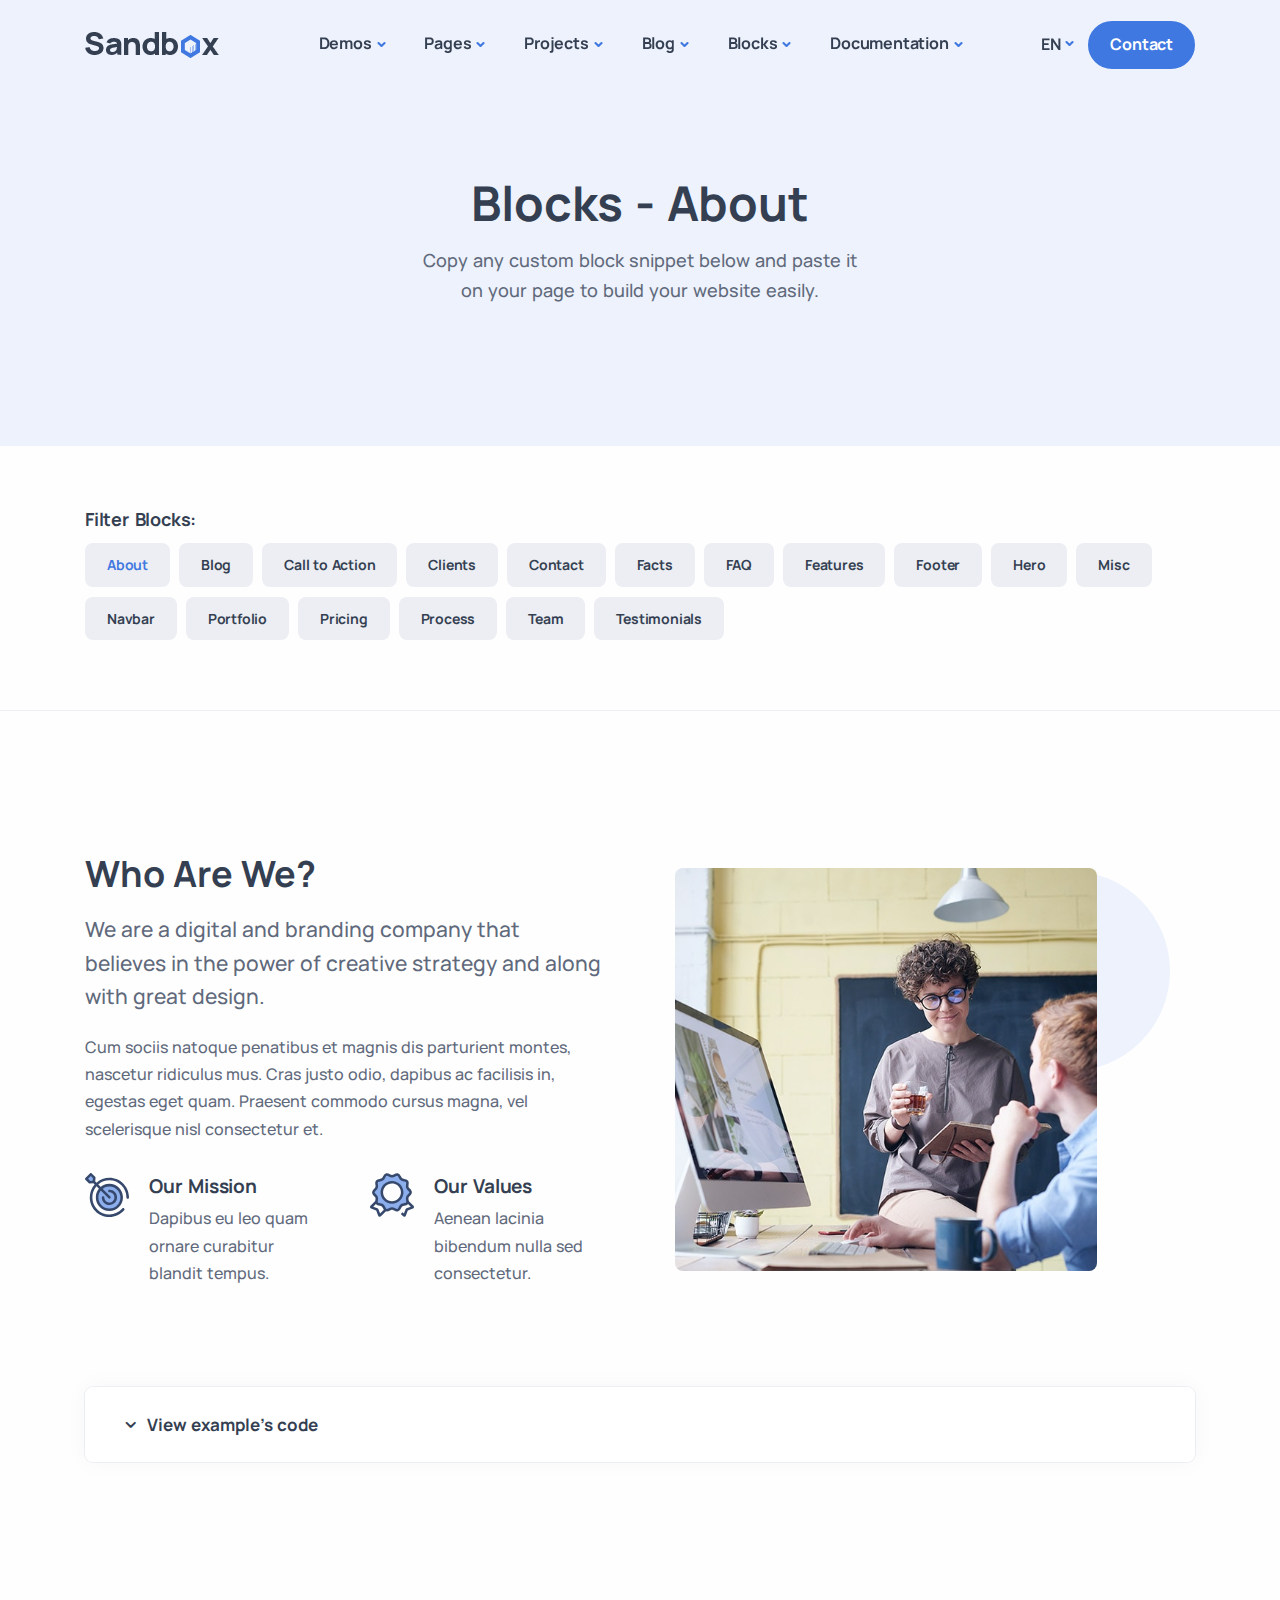
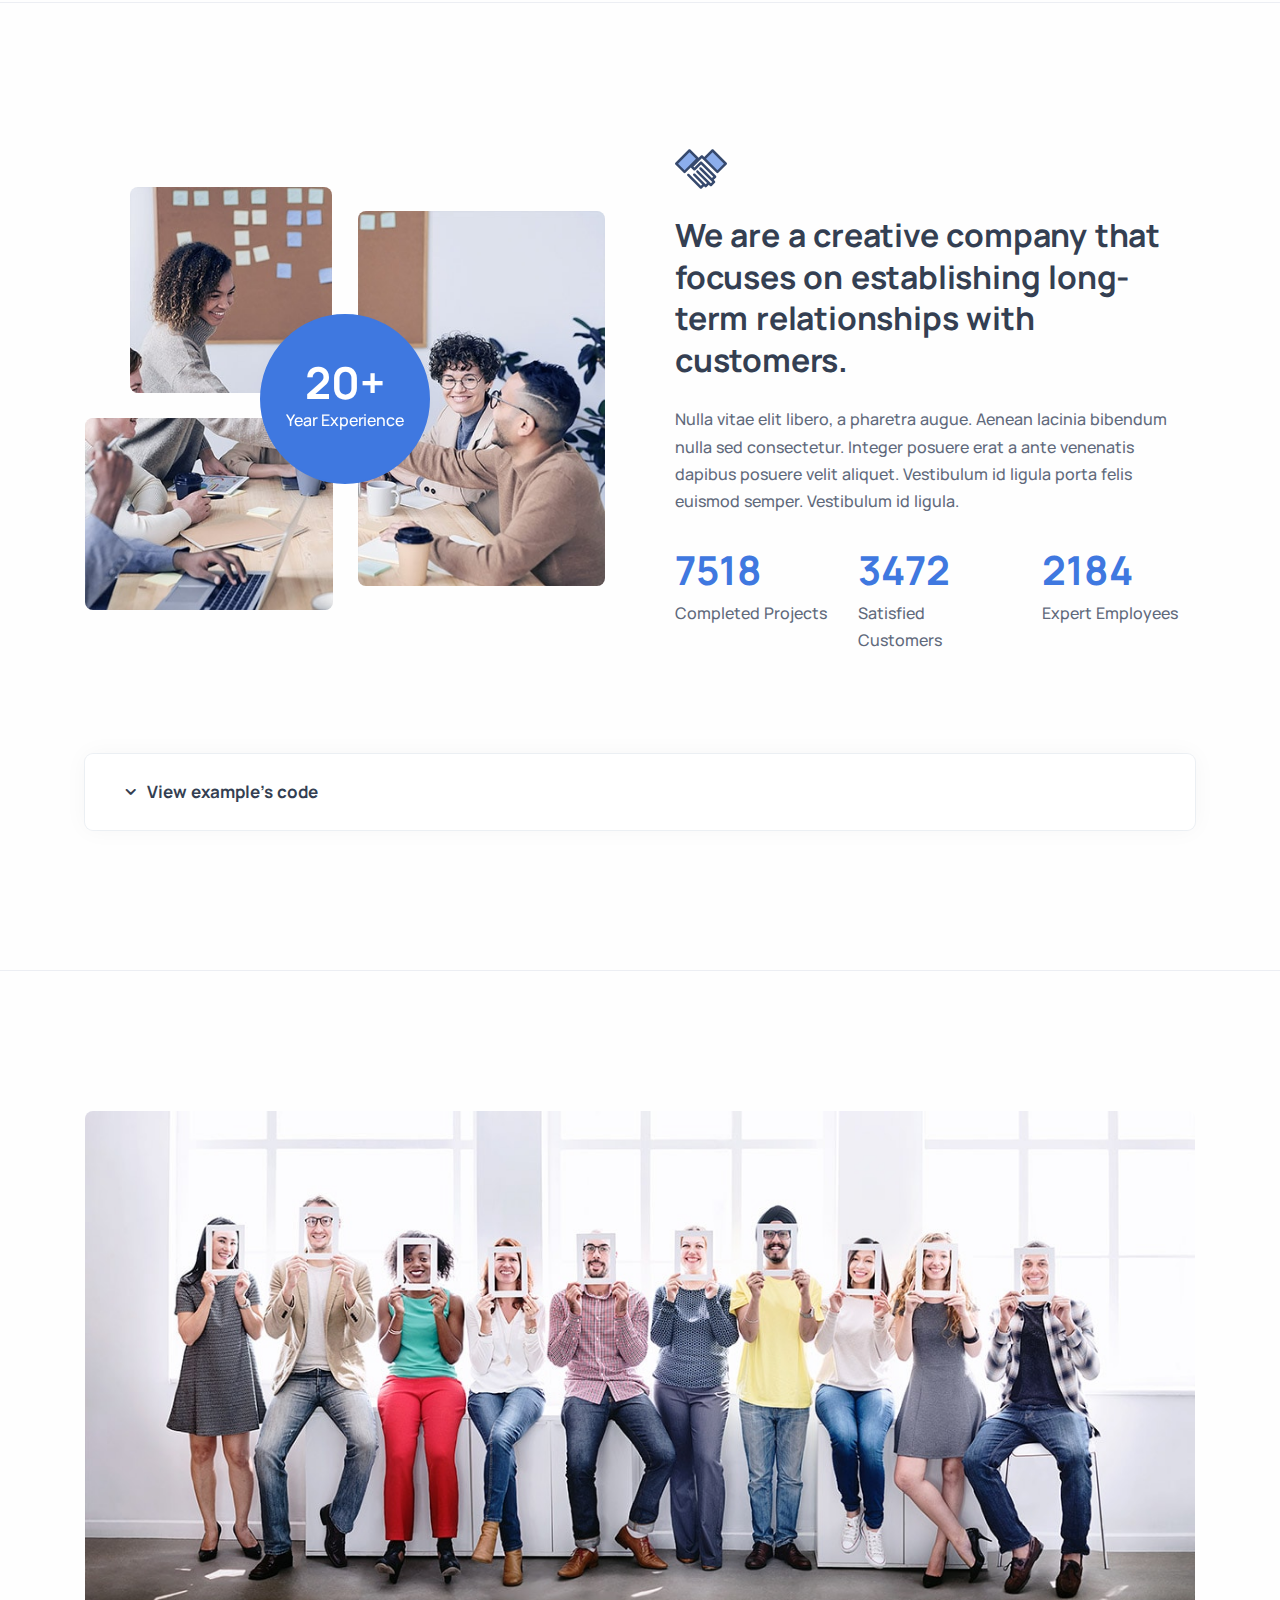
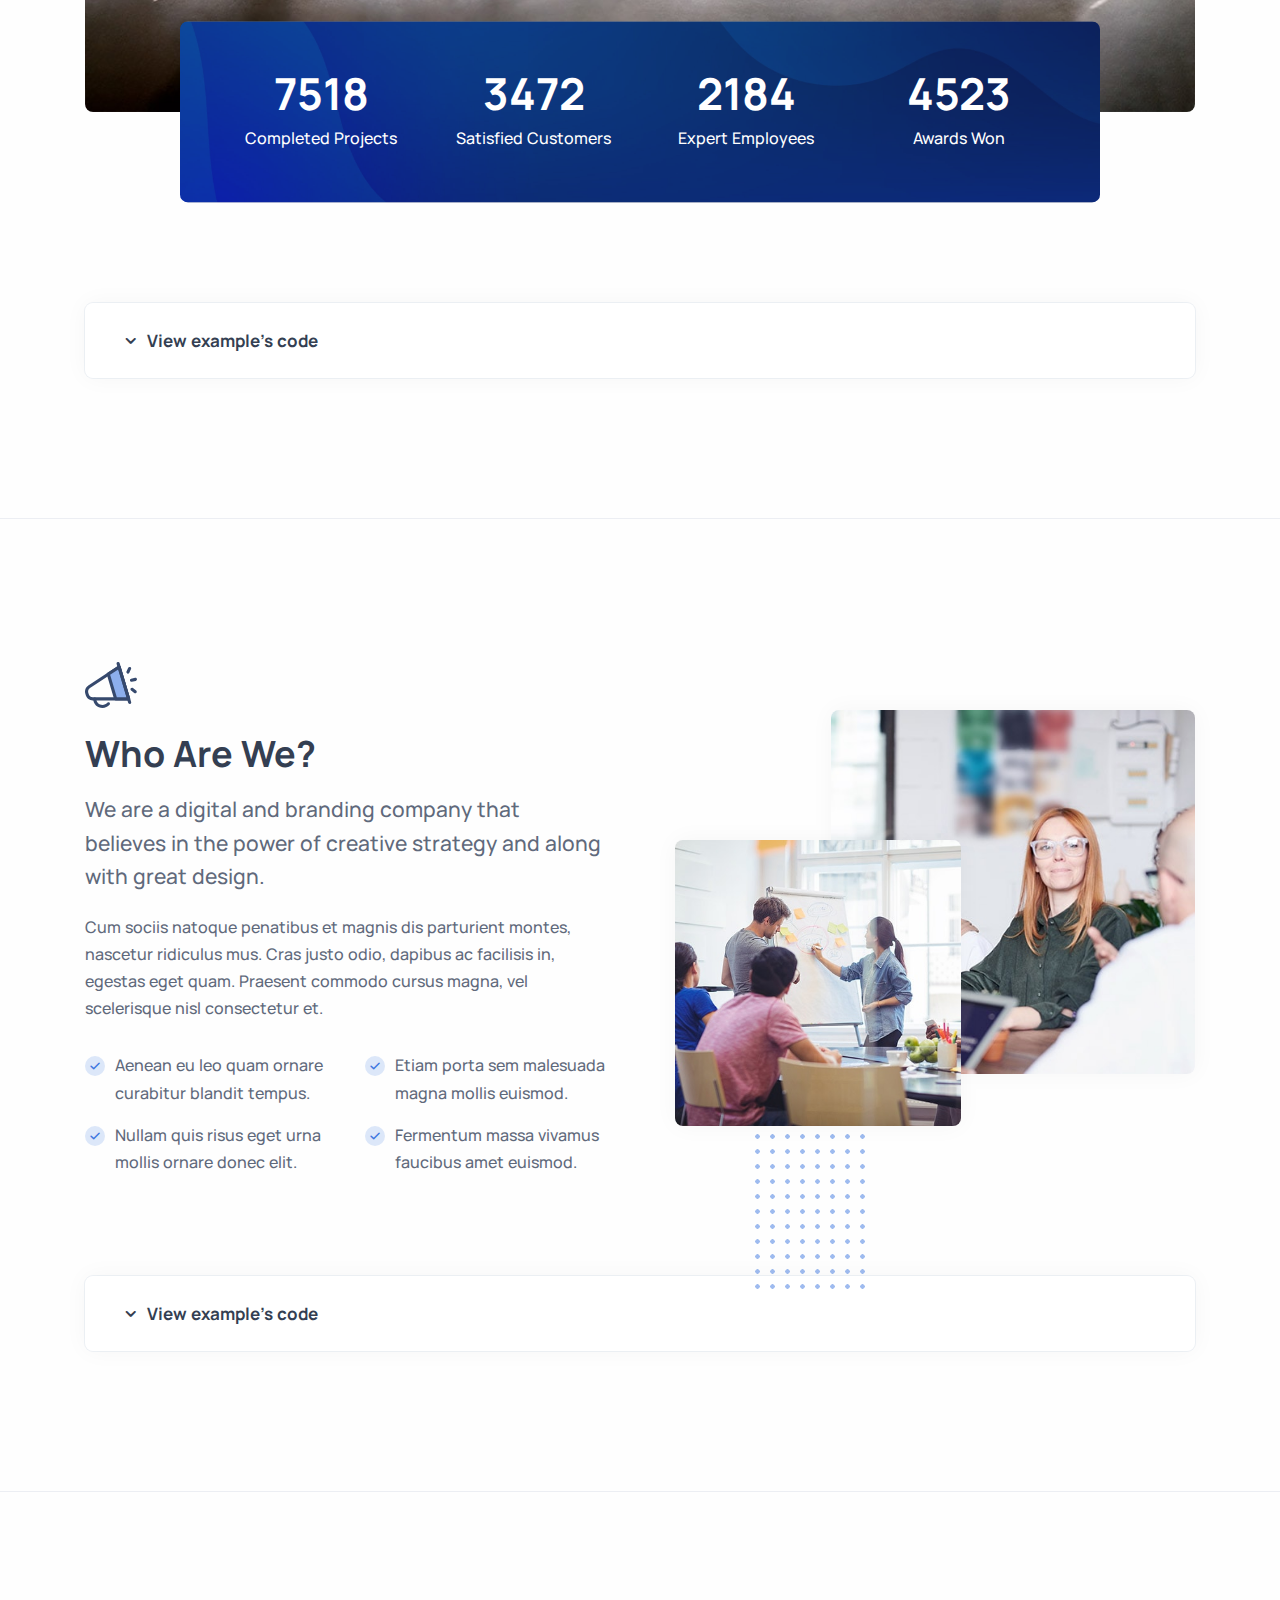
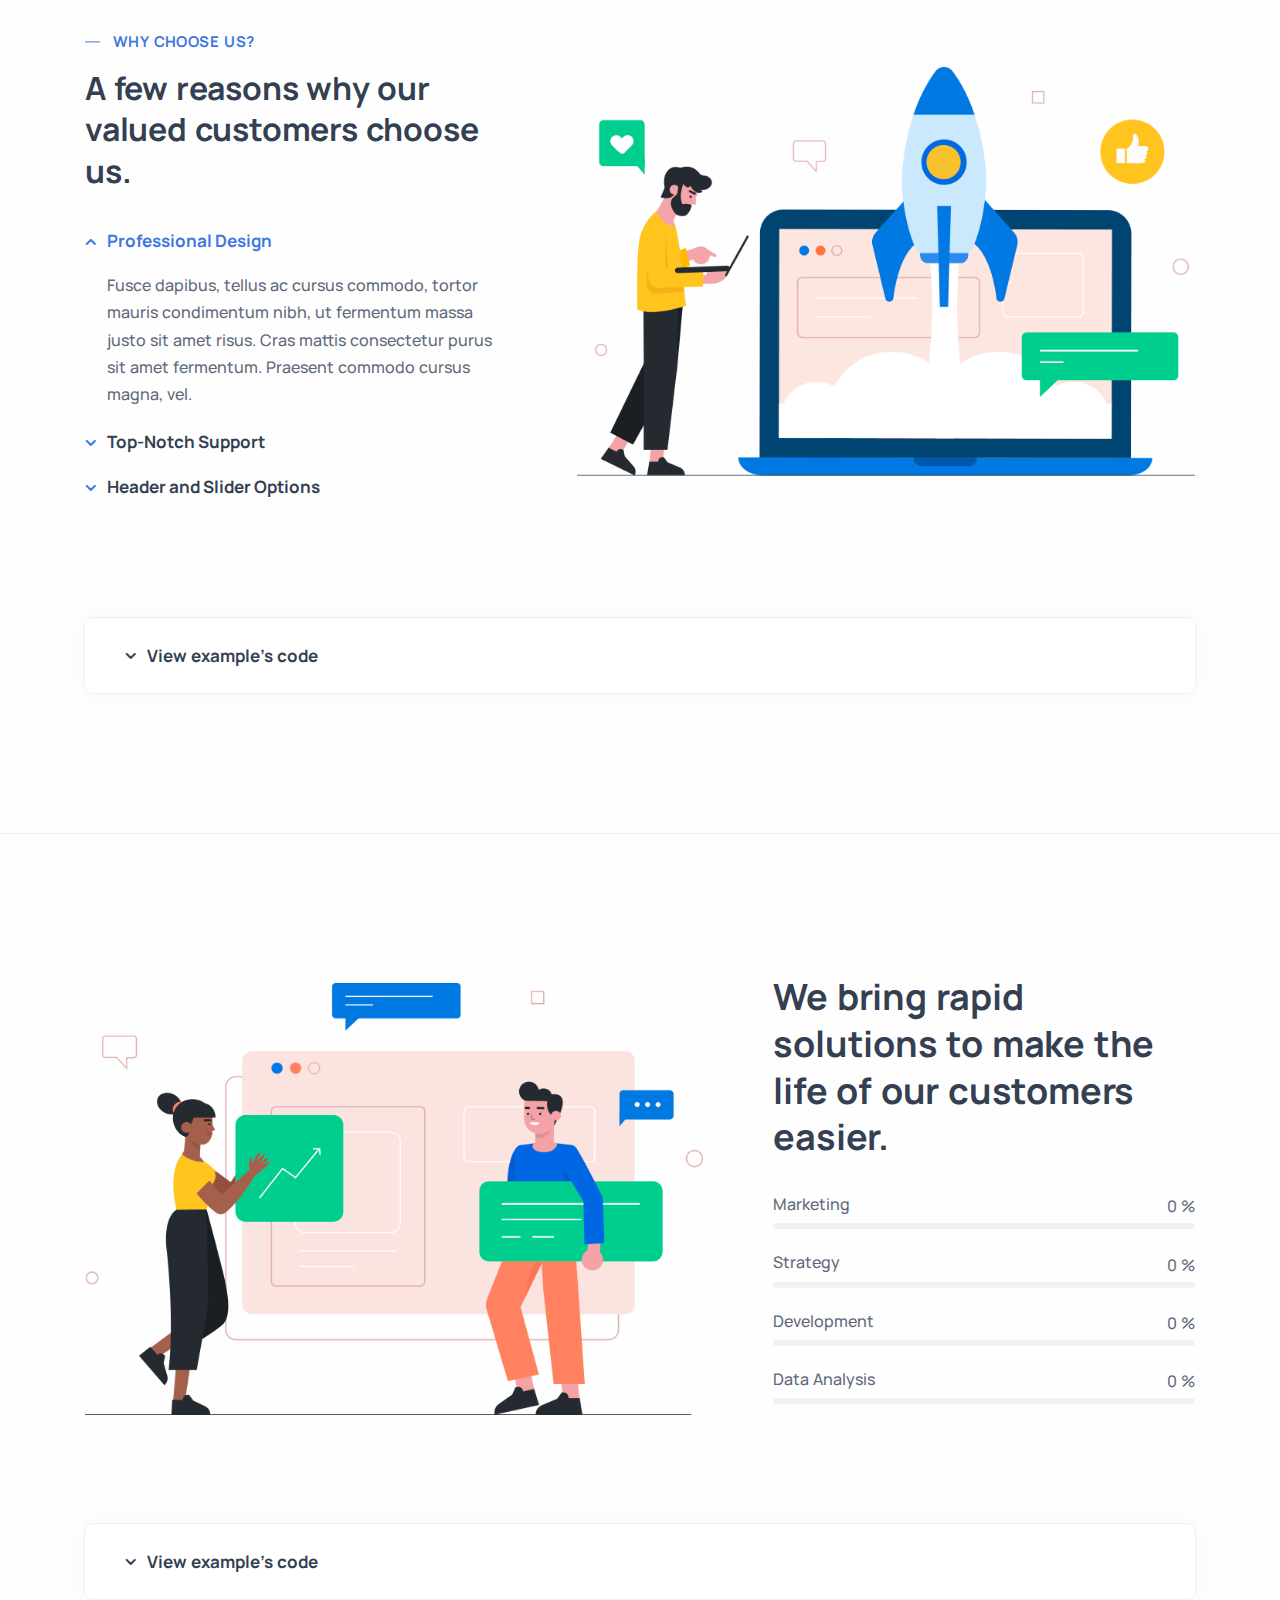
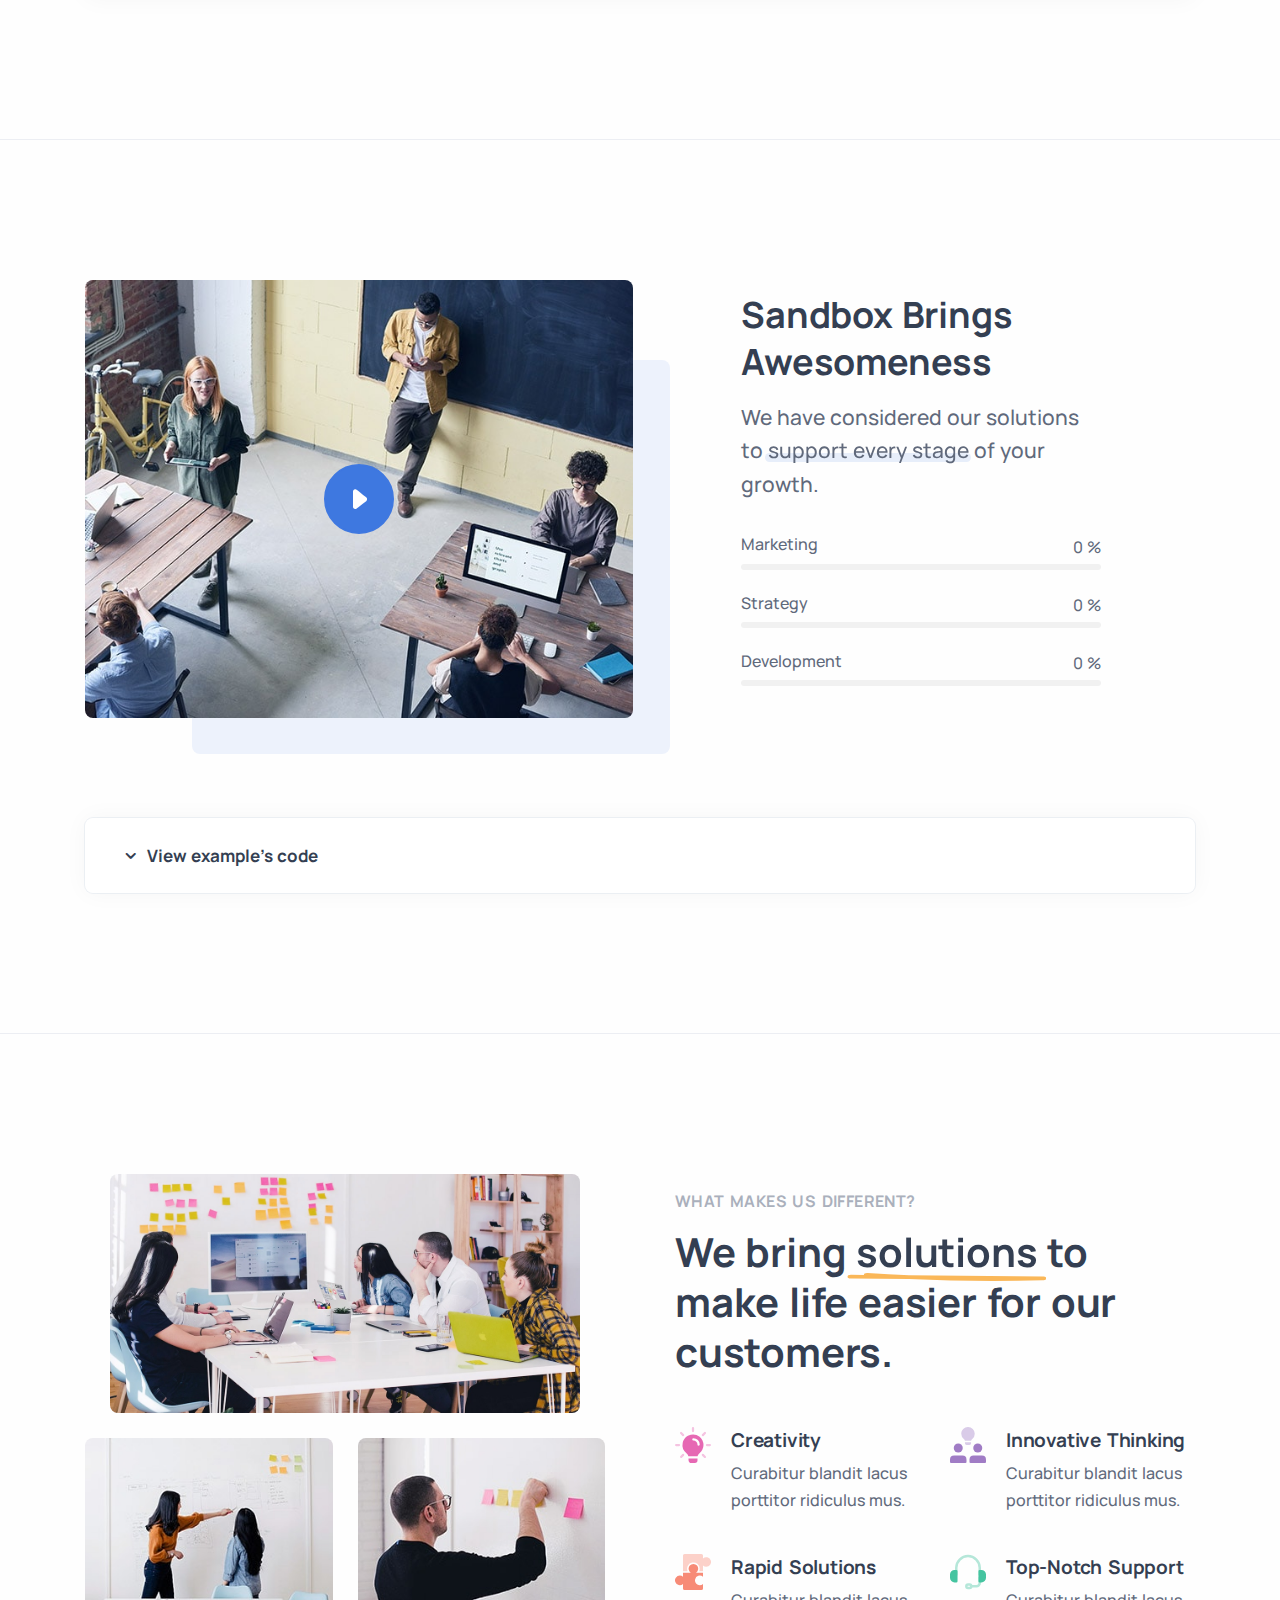
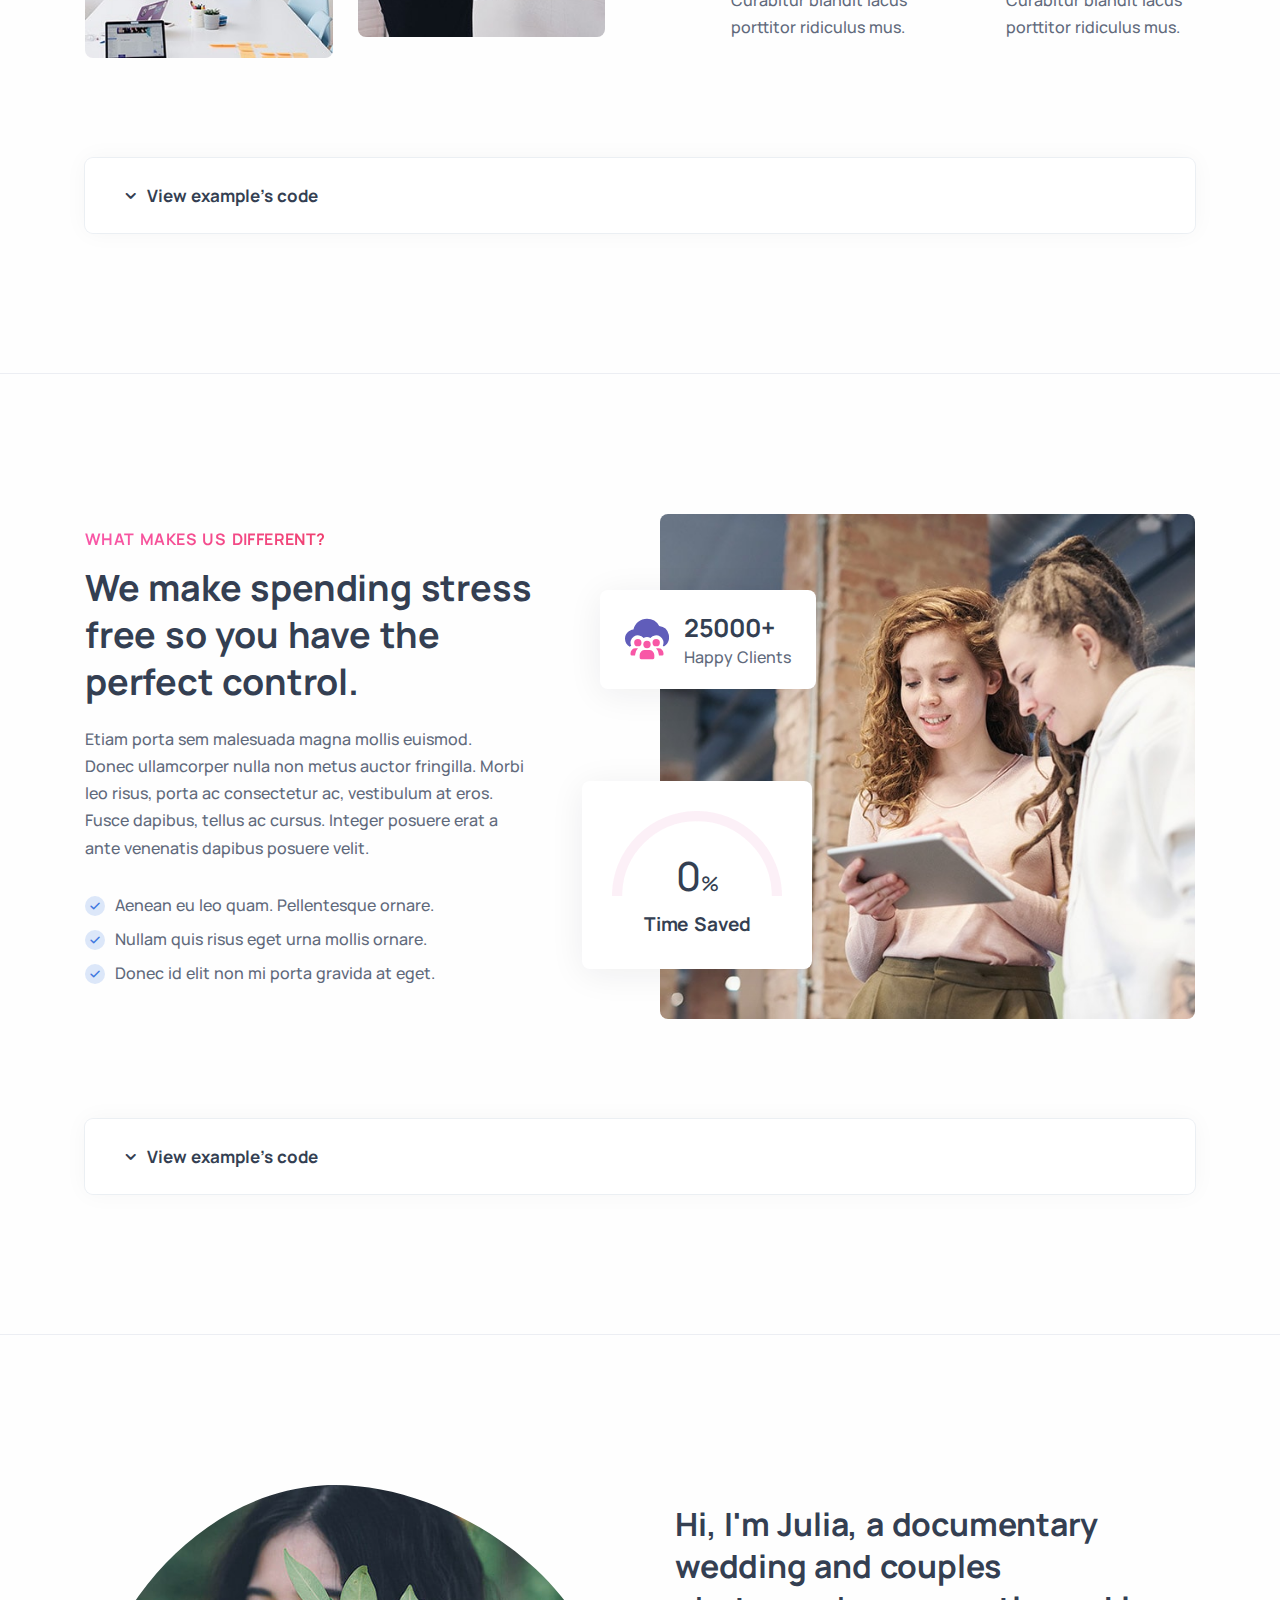
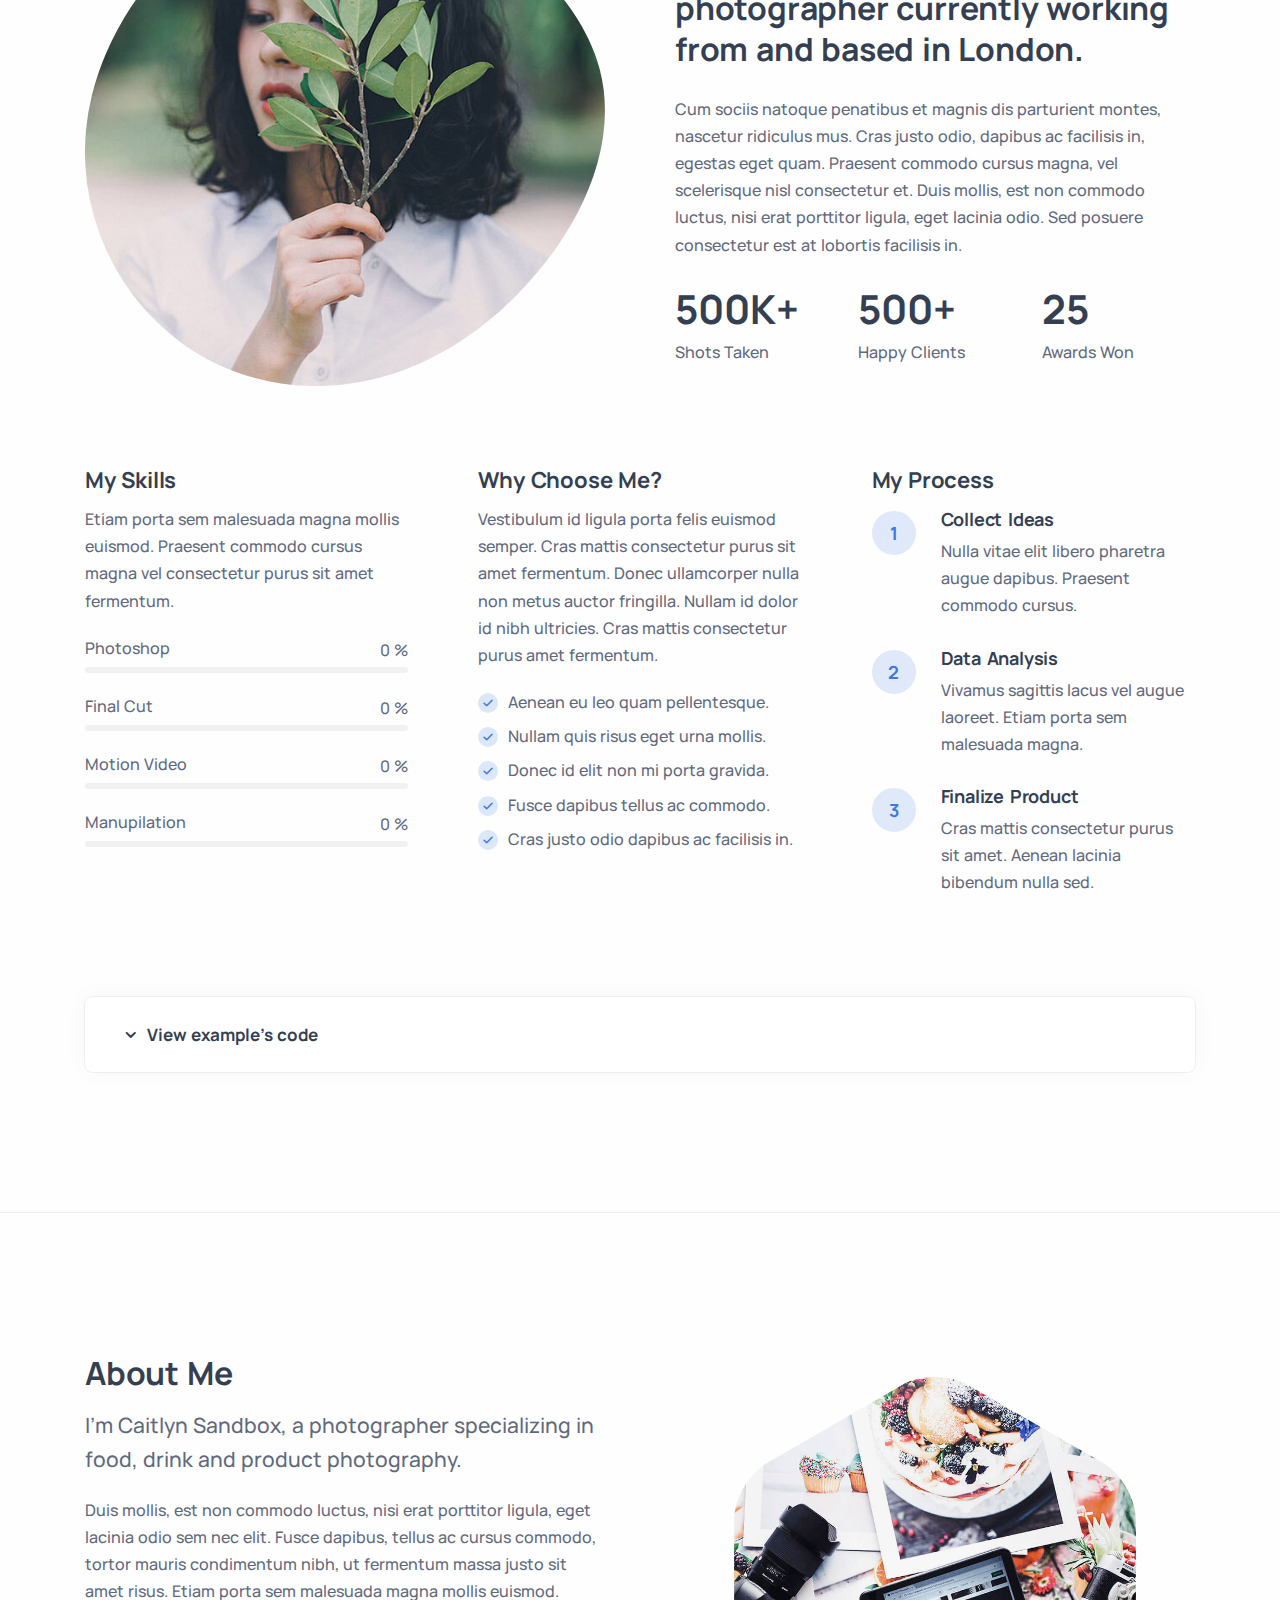
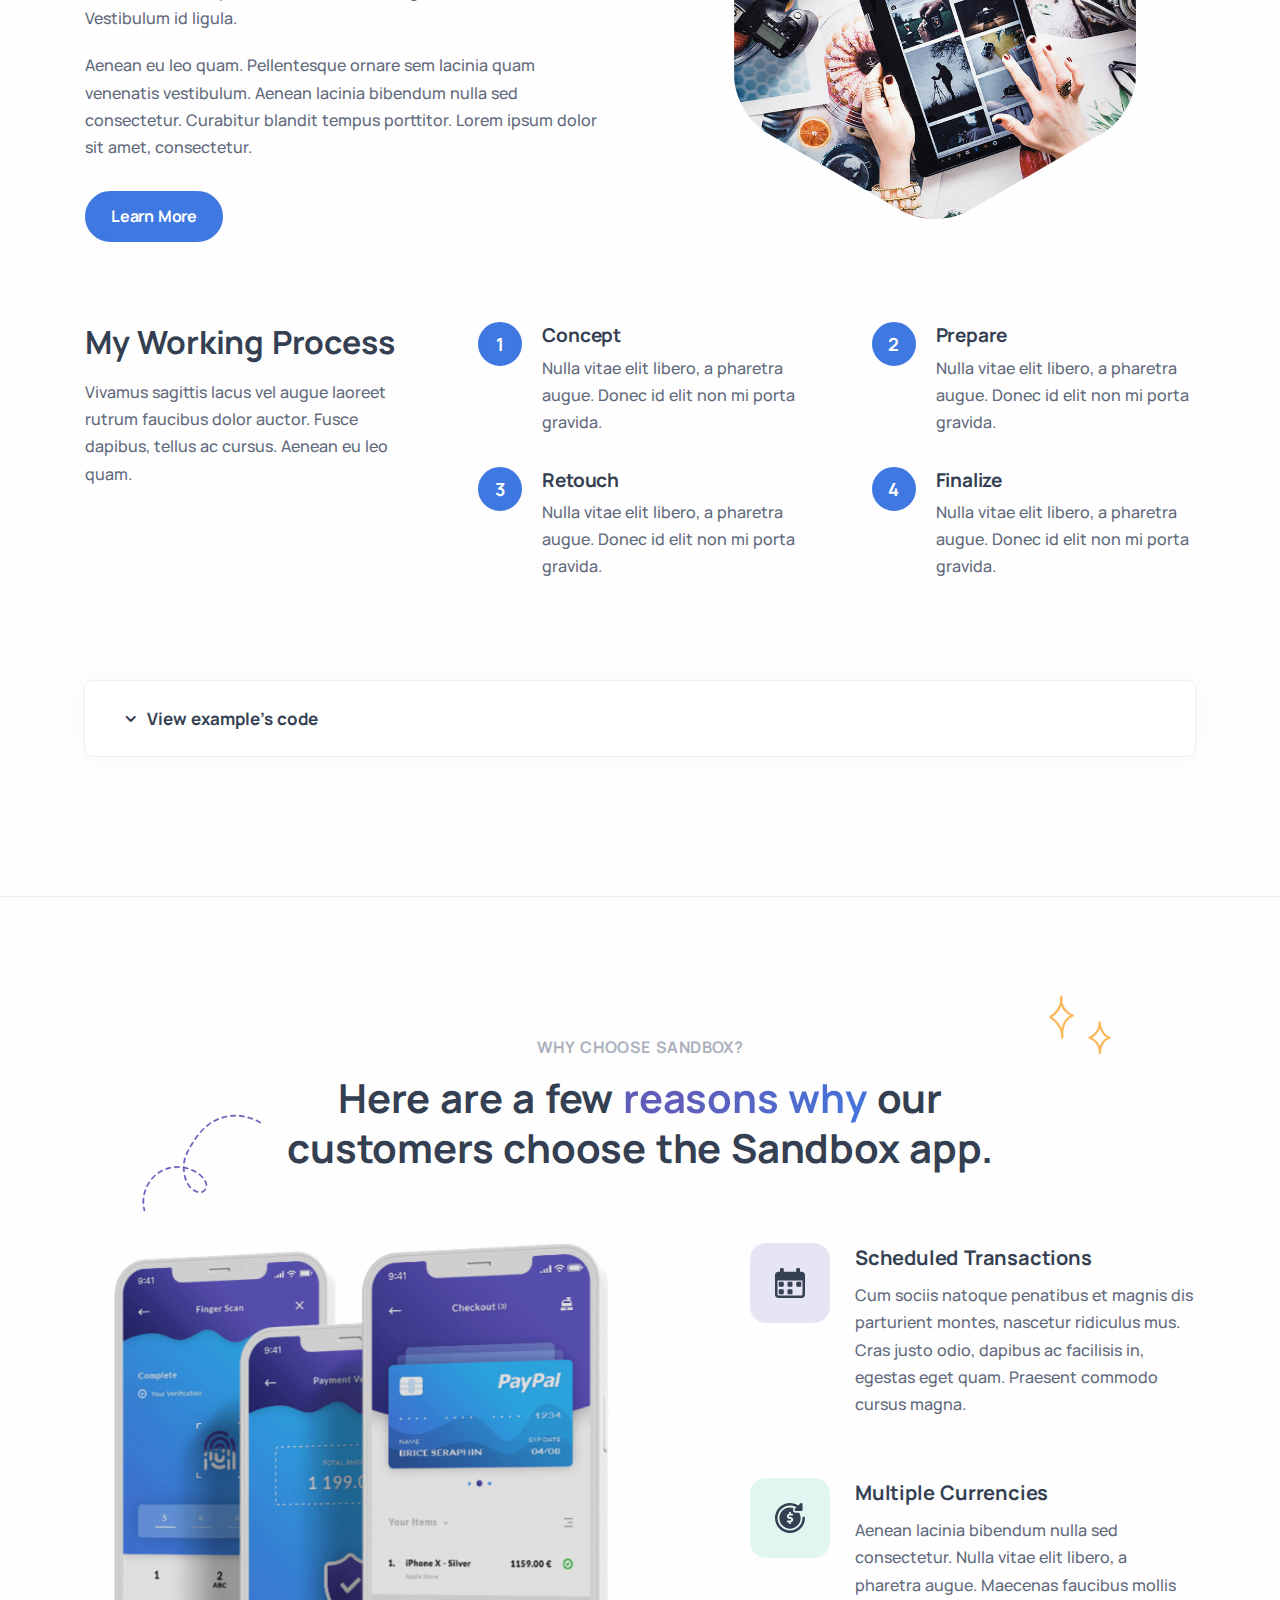
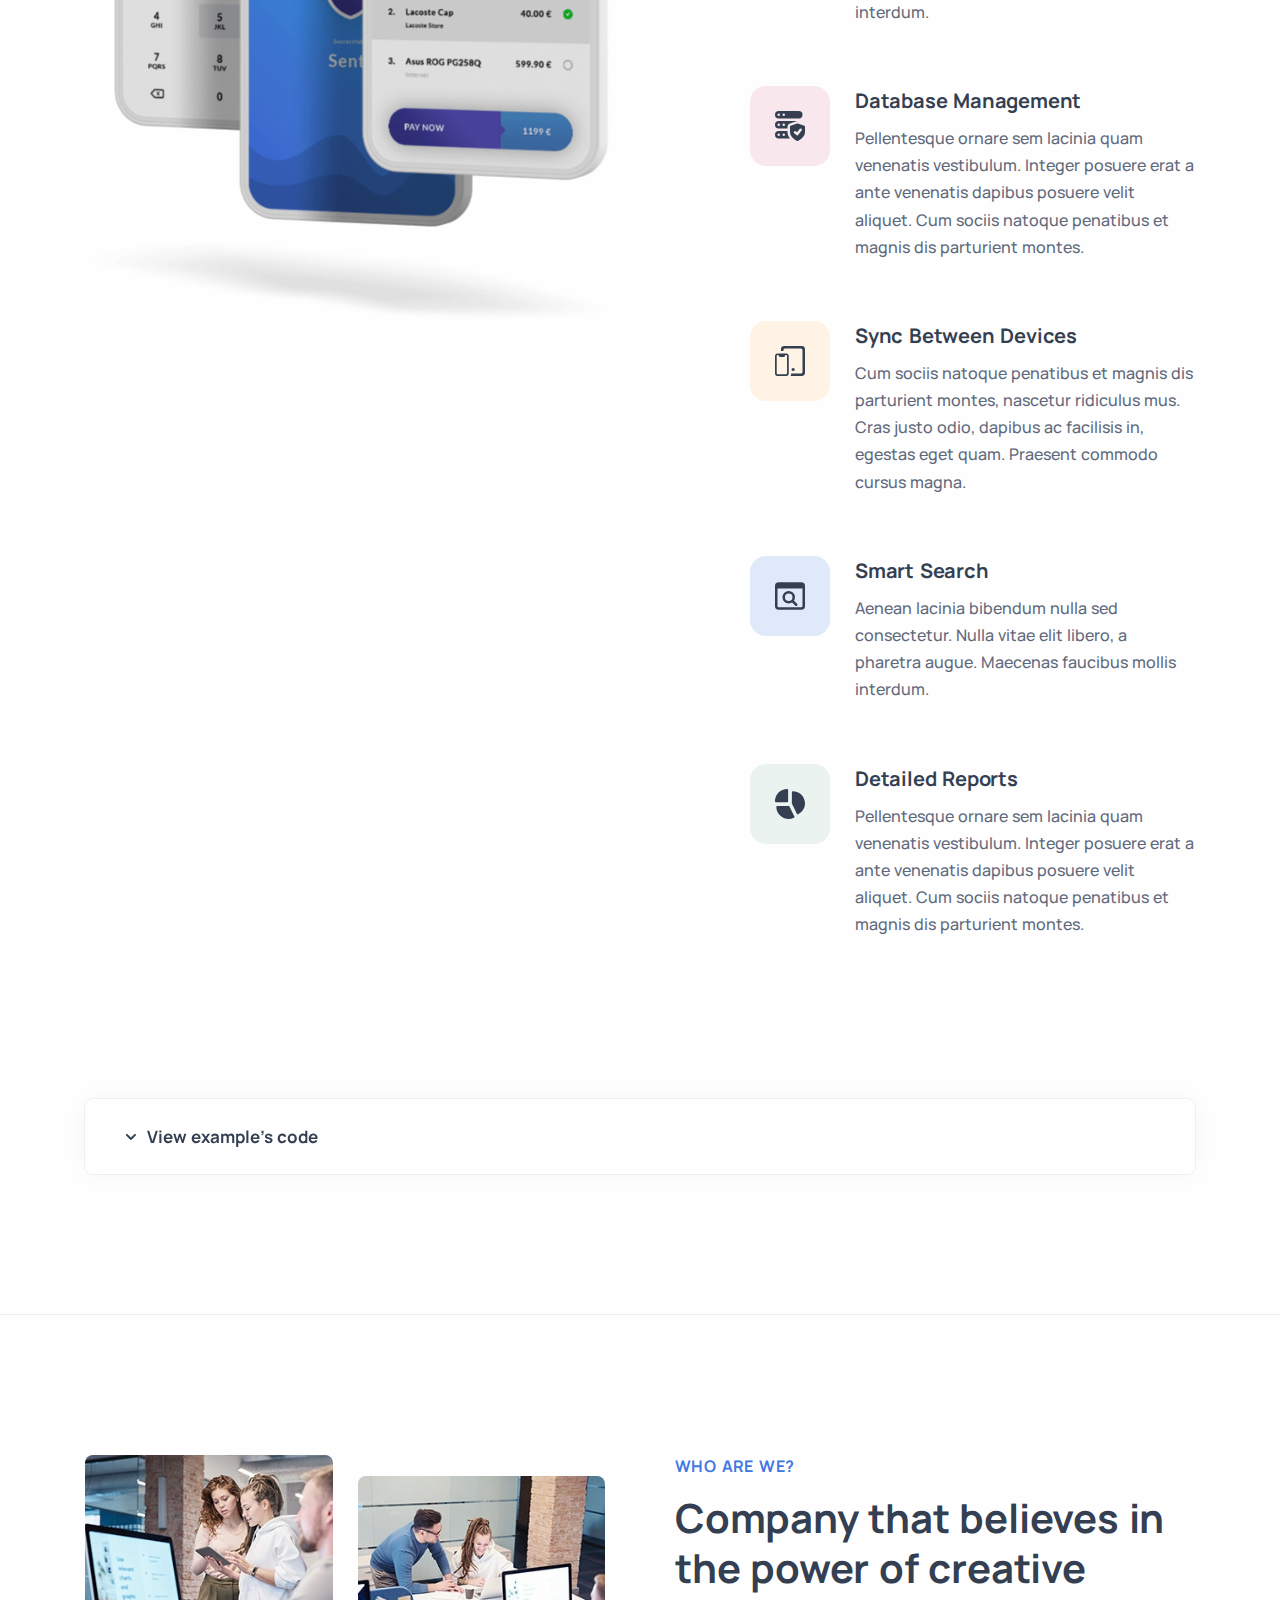
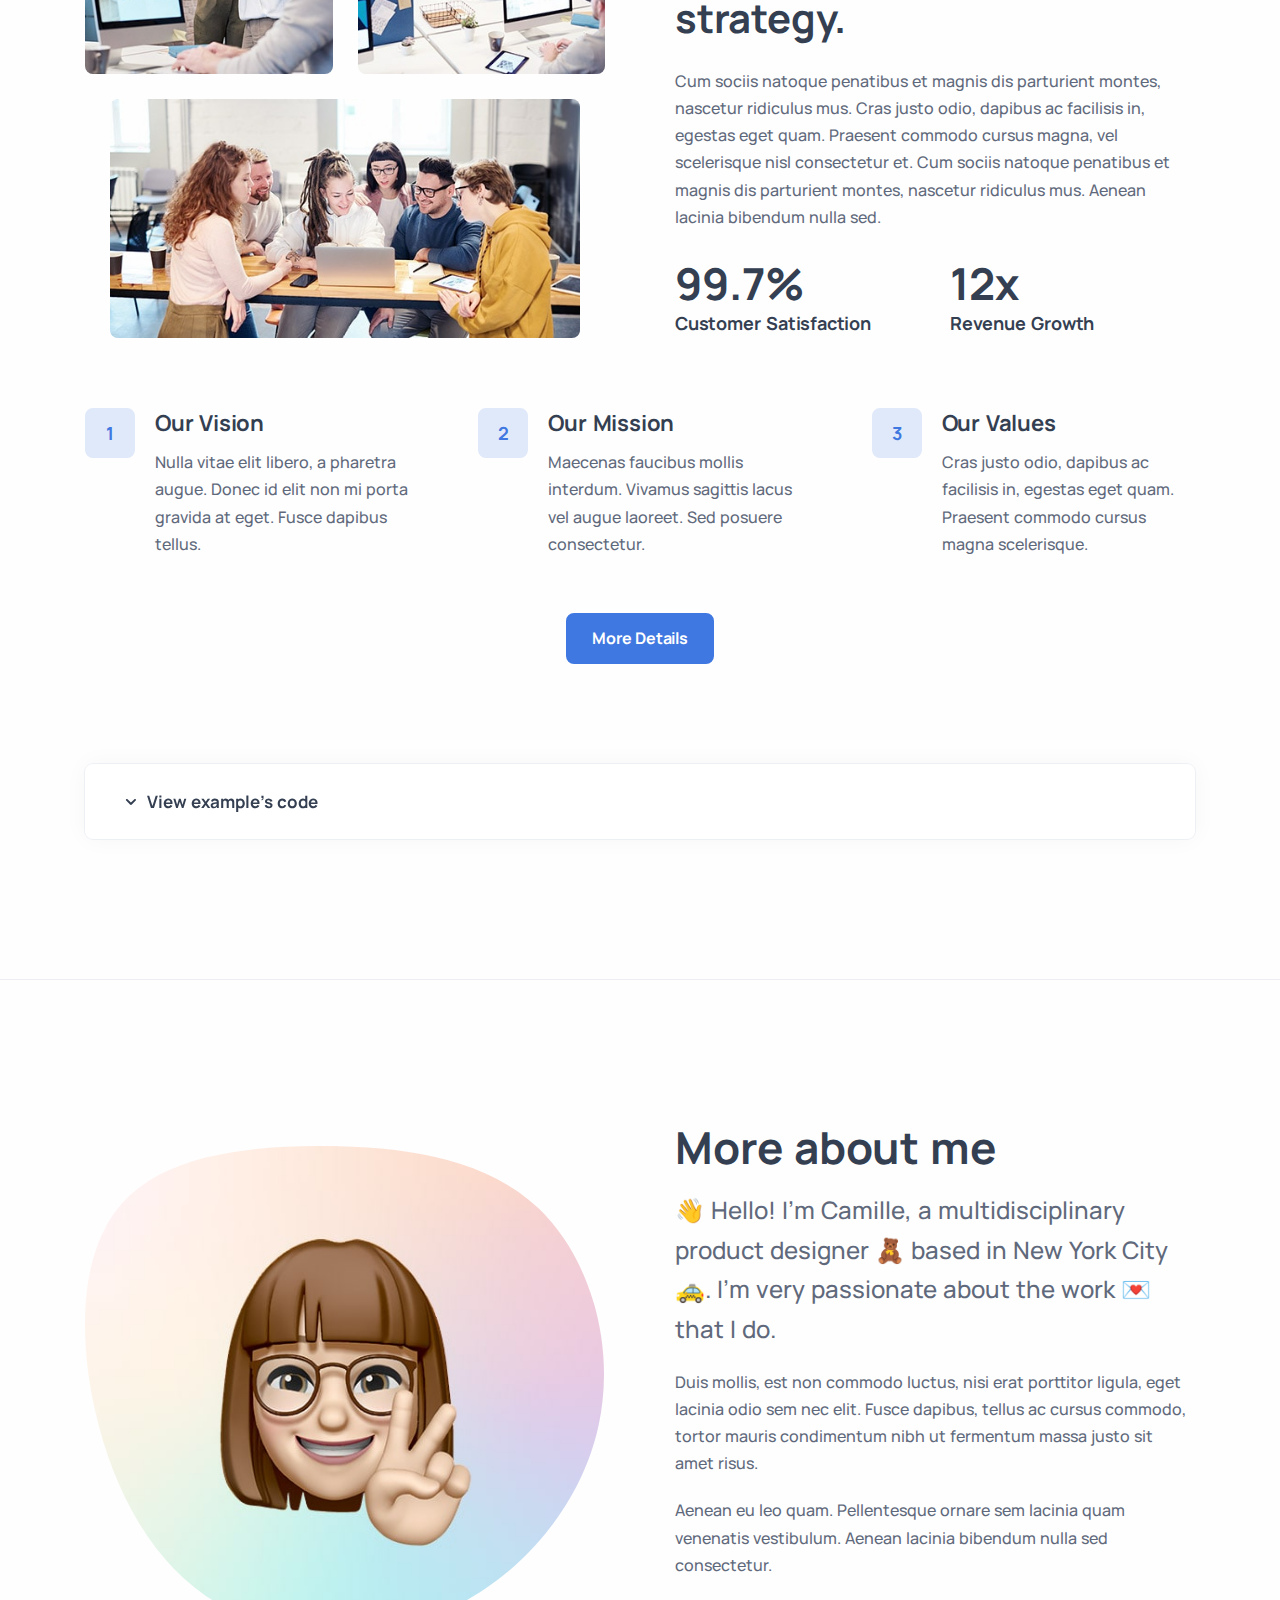
<file: docs/blocks/about.html>
<!DOCTYPE html>
<html lang="en">

<head>
  <meta charset="utf-8">
  <meta name="viewport" content="width=device-width, initial-scale=1.0">
  <meta name="description" content="An impressive and flawless site template that includes various UI elements and countless features, attractive ready-made blocks and rich pages, basically everything you need to create a unique and professional website.">
  <meta name="keywords" content="bootstrap 5, business, corporate, creative, gulp, marketing, minimal, modern, multipurpose, one page, responsive, saas, sass, seo, startup, html5 template, site template">
  <meta name="author" content="elemis">
  <title>Sandbox - Modern & Multipurpose Bootstrap 5 Template</title>
  <link rel="shortcut icon" href="../../assets/img/favicon.png">
  <link rel="stylesheet" href="../../assets/css/plugins.css">
  <link rel="stylesheet" href="../../assets/css/style.css">
</head>

<body>
  <div class="content-wrapper">
    <header class="wrapper bg-soft-primary">
      <nav class="navbar navbar-expand-lg center-nav transparent navbar-light">
        <div class="container flex-lg-row flex-nowrap align-items-center">
          <div class="navbar-brand w-100">
            <a href="../../index.html">
              <img src="../../assets/img/logo.png" srcset="../../assets/img/logo@2x.png 2x" alt="" />
            </a>
          </div>
          <div class="navbar-collapse offcanvas offcanvas-nav offcanvas-start">
            <div class="offcanvas-header d-lg-none">
              <h3 class="text-white fs-30 mb-0">Sandbox</h3>
              <button type="button" class="btn-close btn-close-white" data-bs-dismiss="offcanvas" aria-label="Close"></button>
            </div>
            <div class="offcanvas-body ms-lg-auto d-flex flex-column h-100">
              <ul class="navbar-nav">
                <li class="nav-item dropdown dropdown-mega">
                  <a class="nav-link dropdown-toggle" href="#" data-bs-toggle="dropdown">Demos</a>
                  <ul class="dropdown-menu mega-menu mega-menu-dark mega-menu-img">
                    <li class="mega-menu-content mega-menu-scroll">
                      <ul class="row row-cols-1 row-cols-lg-6 gx-0 gx-lg-4 gy-lg-2 list-unstyled">
                        <li class="col">
                          <a class="dropdown-item" href="../../demo1.html">
                            <figure class="rounded lift d-none d-lg-block"><img src="../../assets/img/demos/mi1.jpg" srcset="../../assets/img/demos/mi1@2x.jpg 2x" alt=""></figure>
                            <span class="d-lg-none">Demo 1</span>
                          </a>
                        </li>
                        <li class="col">
                          <a class="dropdown-item" href="../../demo2.html">
                            <figure class="rounded lift d-none d-lg-block"><img src="../../assets/img/demos/mi2.jpg" srcset="../../assets/img/demos/mi2@2x.jpg 2x" alt=""></figure>
                            <span class="d-lg-none">Demo 2</span>
                          </a>
                        </li>
                        <li class="col">
                          <a class="dropdown-item" href="../../demo3.html">
                            <figure class="rounded lift d-none d-lg-block"><img src="../../assets/img/demos/mi3.jpg" srcset="../../assets/img/demos/mi3@2x.jpg 2x" alt=""></figure>
                            <span class="d-lg-none">Demo 3</span>
                          </a>
                        </li>
                        <li class="col">
                          <a class="dropdown-item" href="../../demo4.html">
                            <figure class="rounded lift d-none d-lg-block"><img src="../../assets/img/demos/mi4.jpg" srcset="../../assets/img/demos/mi4@2x.jpg 2x" alt=""></figure>
                            <span class="d-lg-none">Demo 4</span>
                          </a>
                        </li>
                        <li class="col">
                          <a class="dropdown-item" href="../../demo5.html">
                            <figure class="rounded lift d-none d-lg-block"><img src="../../assets/img/demos/mi5.jpg" srcset="../../assets/img/demos/mi5@2x.jpg 2x" alt=""></figure>
                            <span class="d-lg-none">Demo 5</span>
                          </a>
                        </li>
                        <li class="col">
                          <a class="dropdown-item" href="../../demo6.html">
                            <figure class="rounded lift d-none d-lg-block"><img src="../../assets/img/demos/mi6.jpg" srcset="../../assets/img/demos/mi6@2x.jpg 2x" alt=""></figure>
                            <span class="d-lg-none">Demo 6</span>
                          </a>
                        </li>
                        <li class="col">
                          <a class="dropdown-item" href="../../demo7.html">
                            <figure class="rounded lift d-none d-lg-block"><img src="../../assets/img/demos/mi7.jpg" srcset="../../assets/img/demos/mi7@2x.jpg 2x" alt=""></figure>
                            <span class="d-lg-none">Demo 7</span>
                          </a>
                        </li>
                        <li class="col">
                          <a class="dropdown-item" href="../../demo8.html">
                            <figure class="rounded lift d-none d-lg-block"><img src="../../assets/img/demos/mi8.jpg" srcset="../../assets/img/demos/mi8@2x.jpg 2x" alt=""></figure>
                            <span class="d-lg-none">Demo 8</span>
                          </a>
                        </li>
                        <li class="col">
                          <a class="dropdown-item" href="../../demo9.html">
                            <figure class="rounded lift d-none d-lg-block"><img src="../../assets/img/demos/mi9.jpg" srcset="../../assets/img/demos/mi9@2x.jpg 2x" alt=""></figure>
                            <span class="d-lg-none">Demo 9</span>
                          </a>
                        </li>
                        <li class="col">
                          <a class="dropdown-item" href="../../demo10.html">
                            <figure class="rounded lift d-none d-lg-block"><img src="../../assets/img/demos/mi10.jpg" srcset="../../assets/img/demos/mi10@2x.jpg 2x" alt=""></figure>
                            <span class="d-lg-none">Demo 10</span>
                          </a>
                        </li>
                        <li class="col">
                          <a class="dropdown-item" href="../../demo11.html">
                            <figure class="rounded lift d-none d-lg-block"><img src="../../assets/img/demos/mi11.jpg" srcset="../../assets/img/demos/mi11@2x.jpg 2x" alt=""></figure>
                            <span class="d-lg-none">Demo 11</span>
                          </a>
                        </li>
                        <li class="col">
                          <a class="dropdown-item" href="../../demo12.html">
                            <figure class="rounded lift d-none d-lg-block"><img src="../../assets/img/demos/mi12.jpg" srcset="../../assets/img/demos/mi12@2x.jpg 2x" alt=""></figure>
                            <span class="d-lg-none">Demo 12</span>
                          </a>
                        </li>
                        <li class="col">
                          <a class="dropdown-item" href="../../demo13.html">
                            <figure class="rounded lift d-none d-lg-block"><img src="../../assets/img/demos/mi13.jpg" srcset="../../assets/img/demos/mi13@2x.jpg 2x" alt=""></figure>
                            <span class="d-lg-none">Demo 13</span>
                          </a>
                        </li>
                        <li class="col">
                          <a class="dropdown-item" href="../../demo14.html">
                            <figure class="rounded lift d-none d-lg-block"><img src="../../assets/img/demos/mi14.jpg" srcset="../../assets/img/demos/mi14@2x.jpg 2x" alt=""></figure>
                            <span class="d-lg-none">Demo 14</span>
                          </a>
                        </li>
                        <li class="col">
                          <a class="dropdown-item" href="../../demo15.html">
                            <figure class="rounded lift d-none d-lg-block"><img src="../../assets/img/demos/mi15.jpg" srcset="../../assets/img/demos/mi15@2x.jpg 2x" alt=""></figure>
                            <span class="d-lg-none">Demo 15</span>
                          </a>
                        </li>
                        <li class="col">
                          <a class="dropdown-item" href="../../demo16.html">
                            <figure class="rounded lift d-none d-lg-block"><img src="../../assets/img/demos/mi16.jpg" srcset="../../assets/img/demos/mi16@2x.jpg 2x" alt=""></figure>
                            <span class="d-lg-none">Demo 16</span>
                          </a>
                        </li>
                        <li class="col">
                          <a class="dropdown-item" href="../../demo17.html">
                            <figure class="rounded lift d-none d-lg-block"><img src="../../assets/img/demos/mi17.jpg" srcset="../../assets/img/demos/mi17@2x.jpg 2x" alt=""></figure>
                            <span class="d-lg-none">Demo 17</span>
                          </a>
                        </li>
                        <li class="col">
                          <a class="dropdown-item" href="../../demo18.html">
                            <figure class="rounded lift d-none d-lg-block"><img src="../../assets/img/demos/mi18.jpg" srcset="../../assets/img/demos/mi18@2x.jpg 2x" alt=""></figure>
                            <span class="d-lg-none">Demo 18</span>
                          </a>
                        </li>
                        <li class="col">
                          <a class="dropdown-item" href="../../demo19.html">
                            <figure class="rounded lift d-none d-lg-block"><img src="../../assets/img/demos/mi19.jpg" srcset="../../assets/img/demos/mi19@2x.jpg 2x" alt=""></figure>
                            <span class="d-lg-none">Demo 19</span>
                          </a>
                        </li>
                        <li class="col">
                          <a class="dropdown-item" href="../../demo20.html">
                            <figure class="rounded lift d-none d-lg-block"><img src="../../assets/img/demos/mi20.jpg" srcset="../../assets/img/demos/mi20@2x.jpg 2x" alt=""></figure>
                            <span class="d-lg-none">Demo 20</span>
                          </a>
                        </li>
                        <li class="col">
                          <a class="dropdown-item" href="../../demo21.html">
                            <figure class="rounded lift d-none d-lg-block"><img src="../../assets/img/demos/mi21.jpg" srcset="../../assets/img/demos/mi21@2x.jpg 2x" alt=""></figure>
                            <span class="d-lg-none">Demo 21</span>
                          </a>
                        </li>
                        <li class="col">
                          <a class="dropdown-item" href="../../demo22.html">
                            <figure class="rounded lift d-none d-lg-block"><img src="../../assets/img/demos/mi22.jpg" srcset="../../assets/img/demos/mi22@2x.jpg 2x" alt=""></figure>
                            <span class="d-lg-none">Demo 22</span>
                          </a>
                        </li>
                        <li class="col">
                          <a class="dropdown-item" href="../../demo23.html">
                            <figure class="rounded lift d-none d-lg-block"><img src="../../assets/img/demos/mi23.jpg" srcset="../../assets/img/demos/mi23@2x.jpg 2x" alt=""></figure>
                            <span class="d-lg-none">Demo 23</span>
                          </a>
                        </li>
                        <li class="col">
                          <a class="dropdown-item" href="../../demo24.html">
                            <figure class="rounded lift d-none d-lg-block"><img src="../../assets/img/demos/mi24.jpg" srcset="../../assets/img/demos/mi24@2x.jpg 2x" alt=""></figure>
                            <span class="d-lg-none">Demo 24</span>
                          </a>
                        </li>
                        <li class="col">
                          <a class="dropdown-item" href="../../demo25.html">
                            <figure class="rounded lift d-none d-lg-block"><img src="../../assets/img/demos/mi25.jpg" srcset="../../assets/img/demos/mi25@2x.jpg 2x" alt=""></figure>
                            <span class="d-lg-none">Demo 25</span>
                          </a>
                        </li>
                        <li class="col">
                          <a class="dropdown-item" href="../../demo26.html">
                            <figure class="rounded lift d-none d-lg-block"><img src="../../assets/img/demos/mi26.jpg" srcset="../../assets/img/demos/mi26@2x.jpg 2x" alt=""></figure>
                            <span class="d-lg-none">Demo 26</span>
                          </a>
                        </li>
                        <li class="col">
                          <a class="dropdown-item" href="../../demo27.html">
                            <figure class="rounded lift d-none d-lg-block"><img src="../../assets/img/demos/mi27.jpg" srcset="../../assets/img/demos/mi27@2x.jpg 2x" alt=""></figure>
                            <span class="d-lg-none">Demo 27</span>
                          </a>
                        </li>
                        <li class="col">
                          <a class="dropdown-item" href="../../demo28.html">
                            <figure class="rounded lift d-none d-lg-block"><img src="../../assets/img/demos/mi28.jpg" srcset="../../assets/img/demos/mi28@2x.jpg 2x" alt=""></figure>
                            <span class="d-lg-none">Demo 28</span>
                          </a>
                        </li>
                        <li class="col">
                          <a class="dropdown-item" href="../../demo29.html">
                            <figure class="rounded lift d-none d-lg-block"><img src="../../assets/img/demos/mi29.jpg" srcset="../../assets/img/demos/mi29@2x.jpg 2x" alt=""></figure>
                            <span class="d-lg-none">Demo 29</span>
                          </a>
                        </li>
                        <li class="col">
                          <a class="dropdown-item" href="../../demo30.html">
                            <figure class="rounded lift d-none d-lg-block"><img src="../../assets/img/demos/mi30.jpg" srcset="../../assets/img/demos/mi30@2x.jpg 2x" alt=""></figure>
                            <span class="d-lg-none">Demo 30</span>
                          </a>
                        </li>
                        <li class="col">
                          <a class="dropdown-item" href="../../demo31.html">
                            <figure class="rounded lift d-none d-lg-block"><img src="../../assets/img/demos/mi31.jpg" srcset="../../assets/img/demos/mi31@2x.jpg 2x" alt=""></figure>
                            <span class="d-lg-none">Demo 31</span>
                          </a>
                        </li>
                        <li class="col">
                          <a class="dropdown-item" href="../../demo32.html">
                            <figure class="rounded lift d-none d-lg-block"><img src="../../assets/img/demos/mi32.jpg" srcset="../../assets/img/demos/mi32@2x.jpg 2x" alt=""></figure>
                            <span class="d-lg-none">Demo 32</span>
                          </a>
                        </li>
                        <li class="col">
                          <a class="dropdown-item" href="../../demo33.html">
                            <figure class="rounded lift d-none d-lg-block"><img src="../../assets/img/demos/mi33.jpg" srcset="../../assets/img/demos/mi33@2x.jpg 2x" alt=""></figure>
                            <span class="d-lg-none">Demo 33</span>
                          </a>
                        </li>
                        <li class="col">
                          <a class="dropdown-item" href="../../demo34.html">
                            <figure class="rounded lift d-none d-lg-block"><img src="../../assets/img/demos/mi34.jpg" srcset="../../assets/img/demos/mi34@2x.jpg 2x" alt=""></figure>
                            <span class="d-lg-none">Demo 34</span>
                          </a>
                        </li>
                      </ul>
                      <!--/.row -->
                      <span class="d-none d-lg-flex"><i class="uil uil-direction"></i><strong>Scroll to view more</strong></span>
                    </li>
                    <!--/.mega-menu-content-->
                  </ul>
                  <!--/.dropdown-menu -->
                </li>
                <li class="nav-item dropdown">
                  <a class="nav-link dropdown-toggle" href="#" data-bs-toggle="dropdown">Pages</a>
                  <ul class="dropdown-menu">
                    <li class="dropdown dropdown-submenu dropend"><a class="dropdown-item dropdown-toggle" href="#" data-bs-toggle="dropdown">Services</a>
                      <ul class="dropdown-menu">
                        <li class="nav-item"><a class="dropdown-item" href="../../services.html">Services I</a></li>
                        <li class="nav-item"><a class="dropdown-item" href="../../services2.html">Services II</a></li>
                      </ul>
                    </li>
                    <li class="dropdown dropdown-submenu dropend"><a class="dropdown-item dropdown-toggle" href="#" data-bs-toggle="dropdown">About</a>
                      <ul class="dropdown-menu">
                        <li class="nav-item"><a class="dropdown-item" href="../../about.html">About I</a></li>
                        <li class="nav-item"><a class="dropdown-item" href="../../about2.html">About II</a></li>
                      </ul>
                    </li>
                    <li class="dropdown dropdown-submenu dropend"><a class="dropdown-item dropdown-toggle" href="#" data-bs-toggle="dropdown">Shop</a>
                      <ul class="dropdown-menu">
                        <li class="nav-item"><a class="dropdown-item" href="../../shop.html">Shop I</a></li>
                        <li class="nav-item"><a class="dropdown-item" href="../../shop2.html">Shop II</a></li>
                        <li class="nav-item"><a class="dropdown-item" href="../../shop-product.html">Product Page</a></li>
                        <li class="nav-item"><a class="dropdown-item" href="../../shop-cart.html">Shopping Cart</a></li>
                        <li class="nav-item"><a class="dropdown-item" href="../../shop-checkout.html">Checkout</a></li>
                      </ul>
                    </li>
                    <li class="dropdown dropdown-submenu dropend"><a class="dropdown-item dropdown-toggle" href="#" data-bs-toggle="dropdown">Contact</a>
                      <ul class="dropdown-menu">
                        <li class="nav-item"><a class="dropdown-item" href="../../contact.html">Contact I</a></li>
                        <li class="nav-item"><a class="dropdown-item" href="../../contact2.html">Contact II</a></li>
                        <li class="nav-item"><a class="dropdown-item" href="../../contact3.html">Contact III</a></li>
                      </ul>
                    </li>
                    <li class="dropdown dropdown-submenu dropend"><a class="dropdown-item dropdown-toggle" href="#" data-bs-toggle="dropdown">Career</a>
                      <ul class="dropdown-menu">
                        <li class="nav-item"><a class="dropdown-item" href="../../career.html">Job Listing I</a></li>
                        <li class="nav-item"><a class="dropdown-item" href="../../career2.html">Job Listing II</a></li>
                        <li class="nav-item"><a class="dropdown-item" href="../../career-job.html">Job Description</a></li>
                      </ul>
                    </li>
                    <li class="dropdown dropdown-submenu dropend"><a class="dropdown-item dropdown-toggle" href="#" data-bs-toggle="dropdown">Utility</a>
                      <ul class="dropdown-menu">
                        <li class="nav-item"><a class="dropdown-item" href="../../404.html">404 Not Found</a></li>
                        <li class="nav-item"><a class="dropdown-item" href="../../page-loader.html">Page Loader</a></li>
                        <li class="nav-item"><a class="dropdown-item" href="../../signin.html">Sign In I</a></li>
                        <li class="nav-item"><a class="dropdown-item" href="../../signin2.html">Sign In II</a></li>
                        <li class="nav-item"><a class="dropdown-item" href="../../signup.html">Sign Up I</a></li>
                        <li class="nav-item"><a class="dropdown-item" href="../../signup2.html">Sign Up II</a></li>
                        <li class="nav-item"><a class="dropdown-item" href="../../terms.html">Terms</a></li>
                      </ul>
                    </li>
                    <li class="nav-item"><a class="dropdown-item" href="../../pricing.html">Pricing</a></li>
                    <li class="nav-item"><a class="dropdown-item" href="../../onepage.html">One Page</a></li>
                  </ul>
                </li>
                <li class="nav-item dropdown">
                  <a class="nav-link dropdown-toggle" href="#" data-bs-toggle="dropdown">Projects</a>
                  <div class="dropdown-menu dropdown-lg">
                    <div class="dropdown-lg-content">
                      <div>
                        <h6 class="dropdown-header">Project Pages</h6>
                        <ul class="list-unstyled">
                          <li><a class="dropdown-item" href="../../projects.html">Projects I</a></li>
                          <li><a class="dropdown-item" href="../../projects2.html">Projects II</a></li>
                          <li><a class="dropdown-item" href="../../projects3.html">Projects III</a></li>
                          <li><a class="dropdown-item" href="../../projects4.html">Projects IV</a></li>
                        </ul>
                      </div>
                      <!-- /.column -->
                      <div>
                        <h6 class="dropdown-header">Single Projects</h6>
                        <ul class="list-unstyled">
                          <li><a class="dropdown-item" href="../../single-project.html">Single Project I</a></li>
                          <li><a class="dropdown-item" href="../../single-project2.html">Single Project II</a></li>
                          <li><a class="dropdown-item" href="../../single-project3.html">Single Project III</a></li>
                          <li><a class="dropdown-item" href="../../single-project4.html">Single Project IV</a></li>
                        </ul>
                      </div>
                      <!-- /.column -->
                    </div>
                    <!-- /auto-column -->
                  </div>
                </li>
                <li class="nav-item dropdown">
                  <a class="nav-link dropdown-toggle" href="#" data-bs-toggle="dropdown">Blog</a>
                  <ul class="dropdown-menu">
                    <li class="nav-item"><a class="dropdown-item" href="../../blog.html">Blog without Sidebar</a></li>
                    <li class="nav-item"><a class="dropdown-item" href="../../blog2.html">Blog with Sidebar</a></li>
                    <li class="nav-item"><a class="dropdown-item" href="../../blog3.html">Blog with Left Sidebar</a></li>
                    <li class="dropdown dropdown-submenu dropend"><a class="dropdown-item dropdown-toggle" href="#" data-bs-toggle="dropdown">Blog Posts</a>
                      <ul class="dropdown-menu">
                        <li class="nav-item"><a class="dropdown-item" href="../../blog-post.html">Post without Sidebar</a></li>
                        <li class="nav-item"><a class="dropdown-item" href="../../blog-post2.html">Post with Sidebar</a></li>
                        <li class="nav-item"><a class="dropdown-item" href="../../blog-post3.html">Post with Left Sidebar</a></li>
                      </ul>
                    </li>
                  </ul>
                </li>
                <li class="nav-item dropdown dropdown-mega">
                  <a class="nav-link dropdown-toggle" href="#" data-bs-toggle="dropdown">Blocks</a>
                  <ul class="dropdown-menu mega-menu mega-menu-dark mega-menu-img">
                    <li class="mega-menu-content">
                      <ul class="row row-cols-1 row-cols-lg-6 gx-0 gx-lg-6 gy-lg-4 list-unstyled">
                        <li class="col"><a class="dropdown-item" href="../../docs/blocks/about.html">
                            <div class="rounded img-svg d-none d-lg-block p-4 mb-lg-2"><img class="rounded-0" src="../../assets/img/demos/block1.svg" alt=""></div>
                            <span>About</span>
                          </a>
                        </li>
                        <li class="col"><a class="dropdown-item" href="../../docs/blocks/blog.html">
                            <div class="rounded img-svg d-none d-lg-block p-4 mb-lg-2"><img class="rounded-0" src="../../assets/img/demos/block2.svg" alt=""></div>
                            <span>Blog</span>
                          </a>
                        </li>
                        <li class="col"><a class="dropdown-item" href="../../docs/blocks/call-to-action.html">
                            <div class="rounded img-svg d-none d-lg-block p-4 mb-lg-2"><img class="rounded-0" src="../../assets/img/demos/block3.svg" alt=""></div>
                            <span>Call to Action</span>
                          </a>
                        </li>
                        <li class="col"><a class="dropdown-item" href="../../docs/blocks/clients.html">
                            <div class="rounded img-svg d-none d-lg-block p-4 mb-lg-2"><img class="rounded-0" src="../../assets/img/demos/block4.svg" alt=""></div>
                            <span>Clients</span>
                          </a>
                        </li>
                        <li class="col"><a class="dropdown-item" href="../../docs/blocks/contact.html">
                            <div class="rounded img-svg d-none d-lg-block p-4 mb-lg-2"><img class="rounded-0" src="../../assets/img/demos/block5.svg" alt=""></div>
                            <span>Contact</span>
                          </a>
                        </li>
                        <li class="col"><a class="dropdown-item" href="../../docs/blocks/facts.html">
                            <div class="rounded img-svg d-none d-lg-block p-4 mb-lg-2"><img class="rounded-0" src="../../assets/img/demos/block6.svg" alt=""></div>
                            <span>Facts</span>
                          </a>
                        </li>
                        <li class="col"><a class="dropdown-item" href="../../docs/blocks/faq.html">
                            <div class="rounded img-svg d-none d-lg-block p-4 mb-lg-2"><img class="rounded-0" src="../../assets/img/demos/block7.svg" alt=""></div>
                            <span>FAQ</span>
                          </a>
                        </li>
                        <li class="col"><a class="dropdown-item" href="../../docs/blocks/features.html">
                            <div class="rounded img-svg d-none d-lg-block p-4 mb-lg-2"><img class="rounded-0" src="../../assets/img/demos/block8.svg" alt=""></div>
                            <span>Features</span>
                          </a>
                        </li>
                        <li class="col"><a class="dropdown-item" href="../../docs/blocks/footer.html">
                            <div class="rounded img-svg d-none d-lg-block p-4 mb-lg-2"><img class="rounded-0" src="../../assets/img/demos/block9.svg" alt=""></div>
                            <span>Footer</span>
                          </a>
                        </li>
                        <li class="col"><a class="dropdown-item" href="../../docs/blocks/hero.html">
                            <div class="rounded img-svg d-none d-lg-block p-4 mb-lg-2"><img class="rounded-0" src="../../assets/img/demos/block10.svg" alt=""></div>
                            <span>Hero</span>
                          </a>
                        </li>
                        <li class="col"><a class="dropdown-item" href="../../docs/blocks/misc.html">
                            <div class="rounded img-svg d-none d-lg-block p-4 mb-lg-2"><img class="rounded-0" src="../../assets/img/demos/block17.svg" alt=""></div>
                            <span>Misc</span>
                          </a>
                        </li>
                        <li class="col"><a class="dropdown-item" href="../../docs/blocks/navbar.html">
                            <div class="rounded img-svg d-none d-lg-block p-4 mb-lg-2"><img class="rounded-0" src="../../assets/img/demos/block11.svg" alt=""></div>
                            <span>Navbar</span>
                          </a>
                        </li>
                        <li class="col"><a class="dropdown-item" href="../../docs/blocks/portfolio.html">
                            <div class="rounded img-svg d-none d-lg-block p-4 mb-lg-2"><img class="rounded-0" src="../../assets/img/demos/block12.svg" alt=""></div>
                            <span>Portfolio</span>
                          </a>
                        </li>
                        <li class="col"><a class="dropdown-item" href="../../docs/blocks/pricing.html">
                            <div class="rounded img-svg d-none d-lg-block p-4 mb-lg-2"><img class="rounded-0" src="../../assets/img/demos/block13.svg" alt=""></div>
                            <span>Pricing</span>
                          </a>
                        </li>
                        <li class="col"><a class="dropdown-item" href="../../docs/blocks/process.html">
                            <div class="rounded img-svg d-none d-lg-block p-4 mb-lg-2"><img class="rounded-0" src="../../assets/img/demos/block14.svg" alt=""></div>
                            <span>Process</span>
                          </a>
                        </li>
                        <li class="col"><a class="dropdown-item" href="../../docs/blocks/team.html">
                            <div class="rounded img-svg d-none d-lg-block p-4 mb-lg-2"><img class="rounded-0" src="../../assets/img/demos/block15.svg" alt=""></div>
                            <span>Team</span>
                          </a>
                        </li>
                        <li class="col"><a class="dropdown-item" href="../../docs/blocks/testimonials.html">
                            <div class="rounded img-svg d-none d-lg-block p-4 mb-lg-2"><img class="rounded-0" src="../../assets/img/demos/block16.svg" alt=""></div>
                            <span>Testimonials</span>
                          </a>
                        </li>
                      </ul>
                      <!--/.row -->
                    </li>
                    <!--/.mega-menu-content-->
                  </ul>
                  <!--/.dropdown-menu -->
                </li>
                <li class="nav-item dropdown dropdown-mega">
                  <a class="nav-link dropdown-toggle" href="#" data-bs-toggle="dropdown">Documentation</a>
                  <ul class="dropdown-menu mega-menu">
                    <li class="mega-menu-content">
                      <div class="row gx-0 gx-lg-3">
                        <div class="col-lg-4">
                          <h6 class="dropdown-header">Usage</h6>
                          <ul class="list-unstyled cc-2 pb-lg-1">
                            <li><a class="dropdown-item" href="../../docs/index.html">Get Started</a></li>
                            <li><a class="dropdown-item" href="../../docs/forms.html">Forms</a></li>
                            <li><a class="dropdown-item" href="../../docs/faq.html">FAQ</a></li>
                            <li><a class="dropdown-item" href="../../docs/changelog.html">Changelog</a></li>
                            <li><a class="dropdown-item" href="../../docs/credits.html">Credits</a></li>
                          </ul>
                          <h6 class="dropdown-header mt-lg-6">Styleguide</h6>
                          <ul class="list-unstyled cc-2">
                            <li><a class="dropdown-item" href="../../docs/styleguide/colors.html">Colors</a></li>
                            <li><a class="dropdown-item" href="../../docs/styleguide/fonts.html">Fonts</a></li>
                            <li><a class="dropdown-item" href="../../docs/styleguide/icons-svg.html">SVG Icons</a></li>
                            <li><a class="dropdown-item" href="../../docs/styleguide/icons-font.html">Font Icons</a></li>
                            <li><a class="dropdown-item" href="../../docs/styleguide/illustrations.html">Illustrations</a></li>
                            <li><a class="dropdown-item" href="../../docs/styleguide/backgrounds.html">Backgrounds</a></li>
                            <li><a class="dropdown-item" href="../../docs/styleguide/misc.html">Misc</a></li>
                          </ul>
                        </div>
                        <!--/column -->
                        <div class="col-lg-8">
                          <h6 class="dropdown-header">Elements</h6>
                          <ul class="list-unstyled cc-3">
                            <li><a class="dropdown-item" href="../../docs/elements/accordion.html">Accordion</a></li>
                            <li><a class="dropdown-item" href="../../docs/elements/alerts.html">Alerts</a></li>
                            <li><a class="dropdown-item" href="../../docs/elements/animations.html">Animations</a></li>
                            <li><a class="dropdown-item" href="../../docs/elements/avatars.html">Avatars</a></li>
                            <li><a class="dropdown-item" href="../../docs/elements/background.html">Background</a></li>
                            <li><a class="dropdown-item" href="../../docs/elements/badges.html">Badges</a></li>
                            <li><a class="dropdown-item" href="../../docs/elements/buttons.html">Buttons</a></li>
                            <li><a class="dropdown-item" href="../../docs/elements/card.html">Card</a></li>
                            <li><a class="dropdown-item" href="../../docs/elements/carousel.html">Carousel</a></li>
                            <li><a class="dropdown-item" href="../../docs/elements/dividers.html">Dividers</a></li>
                            <li><a class="dropdown-item" href="../../docs/elements/form-elements.html">Form Elements</a></li>
                            <li><a class="dropdown-item" href="../../docs/elements/image-hover.html">Image Hover</a></li>
                            <li><a class="dropdown-item" href="../../docs/elements/image-mask.html">Image Mask</a></li>
                            <li><a class="dropdown-item" href="../../docs/elements/lightbox.html">Lightbox</a></li>
                            <li><a class="dropdown-item" href="../../docs/elements/player.html">Media Player</a></li>
                            <li><a class="dropdown-item" href="../../docs/elements/modal.html">Modal</a></li>
                            <li><a class="dropdown-item" href="../../docs/elements/pagination.html">Pagination</a></li>
                            <li><a class="dropdown-item" href="../../docs/elements/progressbar.html">Progressbar</a></li>
                            <li><a class="dropdown-item" href="../../docs/elements/shadows.html">Shadows</a></li>
                            <li><a class="dropdown-item" href="../../docs/elements/shapes.html">Shapes</a></li>
                            <li><a class="dropdown-item" href="../../docs/elements/tables.html">Tables</a></li>
                            <li><a class="dropdown-item" href="../../docs/elements/tabs.html">Tabs</a></li>
                            <li><a class="dropdown-item" href="../../docs/elements/text-animations.html">Text Animations</a></li>
                            <li><a class="dropdown-item" href="../../docs/elements/text-highlight.html">Text Highlight</a></li>
                            <li><a class="dropdown-item" href="../../docs/elements/tiles.html">Tiles</a></li>
                            <li><a class="dropdown-item" href="../../docs/elements/tooltips-popovers.html">Tooltips & Popovers</a></li>
                            <li><a class="dropdown-item" href="../../docs/elements/typography.html">Typography</a></li>
                          </ul>
                        </div>
                        <!--/column -->
                      </div>
                      <!--/.row -->
                    </li>
                    <!--/.mega-menu-content-->
                  </ul>
                  <!--/.dropdown-menu -->
                </li>
              </ul>
              <!-- /.navbar-nav -->
              <div class="offcanvas-footer d-lg-none">
                <div>
                  <a href="mailto:first.last@email.com" class="link-inverse">info@email.com</a>
                  <br /> 00 (123) 456 78 90 <br />
                  <nav class="nav social social-white mt-4">
                    <a href="#"><i class="uil uil-twitter"></i></a>
                    <a href="#"><i class="uil uil-facebook-f"></i></a>
                    <a href="#"><i class="uil uil-dribbble"></i></a>
                    <a href="#"><i class="uil uil-instagram"></i></a>
                    <a href="#"><i class="uil uil-youtube"></i></a>
                  </nav>
                  <!-- /.social -->
                </div>
              </div>
              <!-- /.offcanvas-footer -->
            </div>
            <!-- /.offcanvas-body -->
          </div>
          <!-- /.navbar-collapse -->
          <div class="navbar-other w-100 d-flex ms-auto">
            <ul class="navbar-nav flex-row align-items-center ms-auto">
              <li class="nav-item dropdown language-select text-uppercase">
                <a class="nav-link dropdown-item dropdown-toggle" href="#" role="button" data-bs-toggle="dropdown" aria-haspopup="true" aria-expanded="false">En</a>
                <ul class="dropdown-menu">
                  <li class="nav-item"><a class="dropdown-item" href="#">En</a></li>
                  <li class="nav-item"><a class="dropdown-item" href="#">De</a></li>
                  <li class="nav-item"><a class="dropdown-item" href="#">Es</a></li>
                </ul>
              </li>
              <li class="nav-item d-none d-md-block">
                <a href="../../contact.html" class="btn btn-sm btn-primary rounded-pill">Contact</a>
              </li>
              <li class="nav-item d-lg-none">
                <button class="hamburger offcanvas-nav-btn"><span></span></button>
              </li>
            </ul>
            <!-- /.navbar-nav -->
          </div>
          <!-- /.navbar-other -->
        </div>
        <!-- /.container -->
      </nav>
      <!-- /.navbar -->
    </header>
    <!-- /header -->
    <section class="wrapper bg-soft-primary">
      <div class="container pt-10 pb-12 pt-md-14 pb-md-16 text-center">
        <div class="row">
          <div class="col-md-9 col-lg-7 col-xl-5 mx-auto">
            <h1 class="display-1 mb-3">Blocks - About</h1>
            <p class="lead px-xxl-10">Copy any custom block snippet below and paste it on your page to build your website easily.</p>
          </div>
          <!-- /column -->
        </div>
        <!-- /.row -->
      </div>
      <!-- /.container -->
    </section>
    <!-- /section -->
    <section class="wrapper bg-light wrapper-border">
      <div class="container py-11">
        <h2 class="h5">Filter Blocks:</h2>
        <ul class="list-inline mb-0">
          <li class="list-inline-item me-1 mb-2"><a href="../../docs/blocks/about.html" class="btn btn-soft-ash btn-sm rounded text-primary pe-none">About</a></li>
          <li class="list-inline-item me-1 mb-2"><a href="../../docs/blocks/blog.html" class="btn btn-soft-ash btn-sm rounded ">Blog</a></li>
          <li class="list-inline-item me-1 mb-2"><a href="../../docs/blocks/call-to-action.html" class="btn btn-soft-ash btn-sm rounded ">Call to Action</a></li>
          <li class="list-inline-item me-1 mb-2"><a href="../../docs/blocks/clients.html" class="btn btn-soft-ash btn-sm rounded ">Clients</a></li>
          <li class="list-inline-item me-1 mb-2"><a href="../../docs/blocks/contact.html" class="btn btn-soft-ash btn-sm rounded ">Contact</a></li>
          <li class="list-inline-item me-1 mb-2"><a href="../../docs/blocks/facts.html" class="btn btn-soft-ash btn-sm rounded ">Facts</a></li>
          <li class="list-inline-item me-1 mb-2"><a href="../../docs/blocks/faq.html" class="btn btn-soft-ash btn-sm rounded ">FAQ</a></li>
          <li class="list-inline-item me-1 mb-2"><a href="../../docs/blocks/features.html" class="btn btn-soft-ash btn-sm rounded ">Features</a></li>
          <li class="list-inline-item me-1 mb-2"><a href="../../docs/blocks/footer.html" class="btn btn-soft-ash btn-sm rounded ">Footer</a></li>
          <li class="list-inline-item me-1 mb-2"><a href="../../docs/blocks/hero.html" class="btn btn-soft-ash btn-sm rounded ">Hero</a></li>
          <li class="list-inline-item me-1 mb-2"><a href="../../docs/blocks/misc.html" class="btn btn-soft-ash btn-sm rounded ">Misc</a></li>
          <li class="list-inline-item me-1 mb-2"><a href="../../docs/blocks/navbar.html" class="btn btn-soft-ash btn-sm rounded ">Navbar</a></li>
          <li class="list-inline-item me-1 mb-2"><a href="../../docs/blocks/portfolio.html" class="btn btn-soft-ash btn-sm rounded ">Portfolio</a></li>
          <li class="list-inline-item me-1 mb-2"><a href="../../docs/blocks/pricing.html" class="btn btn-soft-ash btn-sm rounded ">Pricing</a></li>
          <li class="list-inline-item me-1 mb-2"><a href="../../docs/blocks/process.html" class="btn btn-soft-ash btn-sm rounded ">Process</a></li>
          <li class="list-inline-item me-1 mb-2"><a href="../../docs/blocks/team.html" class="btn btn-soft-ash btn-sm rounded ">Team</a></li>
          <li class="list-inline-item me-1 mb-2"><a href="../../docs/blocks/testimonials.html" class="btn btn-soft-ash btn-sm rounded ">Testimonials</a></li>
        </ul>
      </div>
      <!-- /.container -->
    </section>
    <!-- /section -->
    <section id="snippet-1" class="wrapper bg-light wrapper-border">
      <div class="container pt-15 pt-md-17 pb-13 pb-md-15">
        <div class="row gx-lg-8 gx-xl-12 gy-10 align-items-center">
          <div class="col-md-8 col-lg-6 col-xl-5 order-lg-2 position-relative">
            <div class="shape bg-soft-primary rounded-circle rellax w-20 h-20" data-rellax-speed="1" style="top: -2rem; right: -1.9rem;"></div>
            <figure class="rounded"><img src="../../assets/img/photos/about7.jpg" srcset="../../assets/img/photos/about7@2x.jpg 2x" alt=""></figure>
          </div>
          <!--/column -->
          <div class="col-lg-6">
            <h2 class="display-4 mb-3">Who Are We?</h2>
            <p class="lead fs-lg">We are a digital and branding company that believes in the power of creative strategy and along with great design.</p>
            <p class="mb-6">Cum sociis natoque penatibus et magnis dis parturient montes, nascetur ridiculus mus. Cras justo odio, dapibus ac facilisis in, egestas eget quam. Praesent commodo cursus magna, vel scelerisque nisl consectetur et.</p>
            <div class="row gx-xl-10 gy-6">
              <div class="col-md-6">
                <div class="d-flex flex-row">
                  <div>
                    <img src="../../assets/img/icons/lineal/target.svg" class="svg-inject icon-svg icon-svg-sm me-4" alt="" />
                  </div>
                  <div>
                    <h4 class="mb-1">Our Mission</h4>
                    <p class="mb-0">Dapibus eu leo quam ornare curabitur blandit tempus.</p>
                  </div>
                </div>
              </div>
              <!--/column -->
              <div class="col-md-6">
                <div class="d-flex flex-row">
                  <div>
                    <img src="../../assets/img/icons/lineal/award-2.svg" class="svg-inject icon-svg icon-svg-sm me-4" alt="" />
                  </div>
                  <div>
                    <h4 class="mb-1">Our Values</h4>
                    <p class="mb-0">Aenean lacinia bibendum nulla sed consectetur.</p>
                  </div>
                </div>
              </div>
              <!--/column -->
            </div>
            <!--/.row -->
          </div>
          <!--/column -->
        </div>
        <!--/.row -->
      </div>
      <!-- /.container -->
      <div class="container pb-15 pb-md-17">
        <div class="card">
          <div class="card-footer border-0 position-relative">
            <a class="collapse-link collapsed stretched-link" data-bs-toggle="collapse" href="#collapse-snippet-1">View example's code</a>
          </div>
          <!--/.card-footer -->
          <div id="collapse-snippet-1" class="card-footer bg-dark p-0 accordion-collapse collapse">
            <div class="code-wrapper">
              <div class="code-wrapper-inner">
                <pre class="language-html"><code>&lt;section class=&quot;wrapper bg-light&quot;&gt;
  &lt;div class=&quot;container py-14 py-md-16&quot;&gt;
    &lt;div class=&quot;row gx-lg-8 gx-xl-12 gy-10 align-items-center&quot;&gt;
      &lt;div class=&quot;col-md-8 col-lg-6 col-xl-5 order-lg-2 position-relative&quot;&gt;
        &lt;div class=&quot;shape bg-soft-primary rounded-circle rellax w-20 h-20&quot; data-rellax-speed=&quot;1&quot; style=&quot;top: -2rem; right: -1.9rem;&quot;&gt;&lt;/div&gt;
        &lt;figure class=&quot;rounded&quot;&gt;&lt;img src=&quot;./assets/img/photos/about7.jpg&quot; srcset=&quot;./assets/img/photos/about7@2x.jpg 2x&quot; alt=&quot;&quot;&gt;&lt;/figure&gt;
      &lt;/div&gt;
      &lt;!--/column --&gt;
      &lt;div class=&quot;col-lg-6&quot;&gt;
        &lt;h2 class=&quot;display-4 mb-3&quot;&gt;Who Are We?&lt;/h2&gt;
        &lt;p class=&quot;lead fs-lg&quot;&gt;We are a digital and branding company that believes in the power of creative strategy and along with great design.&lt;/p&gt;
        &lt;p class=&quot;mb-6&quot;&gt;Cum sociis natoque penatibus et magnis dis parturient montes, nascetur ridiculus mus. Cras justo odio, dapibus ac facilisis in, egestas eget quam. Praesent commodo cursus magna, vel scelerisque nisl consectetur et.&lt;/p&gt;
        &lt;div class=&quot;row gx-xl-10 gy-6&quot;&gt;
          &lt;div class=&quot;col-md-6&quot;&gt;
            &lt;div class=&quot;d-flex flex-row&quot;&gt;
              &lt;div&gt;
                &lt;img src=&quot;./assets/img/icons/lineal/target.svg&quot; class=&quot;svg-inject icon-svg icon-svg-sm me-4&quot; alt=&quot;&quot; /&gt;
              &lt;/div&gt;
              &lt;div&gt;
                &lt;h4 class=&quot;mb-1&quot;&gt;Our Mission&lt;/h4&gt;
                &lt;p class=&quot;mb-0&quot;&gt;Dapibus eu leo quam ornare curabitur blandit tempus.&lt;/p&gt;
              &lt;/div&gt;
            &lt;/div&gt;
          &lt;/div&gt;
          &lt;!--/column --&gt;
          &lt;div class=&quot;col-md-6&quot;&gt;
            &lt;div class=&quot;d-flex flex-row&quot;&gt;
              &lt;div&gt;
                &lt;img src=&quot;./assets/img/icons/lineal/award-2.svg&quot; class=&quot;svg-inject icon-svg icon-svg-sm me-4&quot; alt=&quot;&quot; /&gt;
              &lt;/div&gt;
              &lt;div&gt;
                &lt;h4 class=&quot;mb-1&quot;&gt;Our Values&lt;/h4&gt;
                &lt;p class=&quot;mb-0&quot;&gt;Aenean lacinia bibendum nulla sed consectetur.&lt;/p&gt;
              &lt;/div&gt;
            &lt;/div&gt;
          &lt;/div&gt;
          &lt;!--/column --&gt;
        &lt;/div&gt;
        &lt;!--/.row --&gt;
      &lt;/div&gt;
      &lt;!--/column --&gt;
    &lt;/div&gt;
    &lt;!--/.row --&gt;
  &lt;/div&gt;
  &lt;!-- /.container --&gt;
&lt;/section&gt;
&lt;!-- /section --&gt;</code></pre>
              </div>
              <!--/.code-wrapper-inner -->
            </div>
            <!--/.code-wrapper -->
          </div>
          <!--/.card-footer -->
        </div>
        <!--/.card -->
      </div>
      <!-- /.container -->
    </section>
    <!-- /section -->
    <section id="snippet-2" class="wrapper bg-light wrapper-border">
      <div class="container pt-15 pt-md-17 pb-13 pb-md-15">
        <div class="row gx-lg-8 gx-xl-12 gy-12 align-items-center">
          <div class="col-lg-6 position-relative">
            <div class="btn btn-circle btn-primary pe-none position-absolute counter-wrapper flex-column d-none d-md-flex" style="top: 50%; left: 50%; transform: translate(-50%, -50%); width: 170px; height: 170px;">
              <h3 class="text-white mb-1 mt-n2"><span class="counter counter-lg">20+</span></h3>
              <p>Year Experience</p>
            </div>
            <div class="row gx-md-5 gy-5 align-items-center">
              <div class="col-md-6">
                <div class="row gx-md-5 gy-5">
                  <div class="col-md-10 offset-md-2">
                    <figure class="rounded"><img src="../../assets/img/photos/ab1.jpg" srcset="../../assets/img/photos/ab1@2x.jpg 2x" alt=""></figure>
                  </div>
                  <!--/column -->
                  <div class="col-md-12">
                    <figure class="rounded"><img src="../../assets/img/photos/ab2.jpg" srcset="../../assets/img/photos/ab2@2x.jpg 2x" alt=""></figure>
                  </div>
                  <!--/column -->
                </div>
                <!--/.row -->
              </div>
              <!--/column -->
              <div class="col-md-6">
                <figure class="rounded"><img src="../../assets/img/photos/ab3.jpg" srcset="../../assets/img/photos/ab3@2x.jpg 2x" alt=""></figure>
              </div>
              <!--/column -->
            </div>
            <!--/.row -->
          </div>
          <!--/column -->
          <div class="col-lg-6">
            <img src="../../assets/img/icons/lineal/handshake.svg" class="svg-inject icon-svg icon-svg-md mb-4" alt="" />
            <h3 class="display-5 mb-5">We are a creative company that focuses on establishing long-term relationships with customers.</h3>
            <p class="mb-7">Nulla vitae elit libero, a pharetra augue. Aenean lacinia bibendum nulla sed consectetur. Integer posuere erat a ante venenatis dapibus posuere velit aliquet. Vestibulum id ligula porta felis euismod semper. Vestibulum id ligula.</p>
            <div class="row counter-wrapper gy-6">
              <div class="col-md-4">
                <h3 class="counter text-primary">7518</h3>
                <p>Completed Projects</p>
              </div>
              <!--/column -->
              <div class="col-md-4">
                <h3 class="counter text-primary">3472</h3>
                <p>Satisfied Customers</p>
              </div>
              <!--/column -->
              <div class="col-md-4">
                <h3 class="counter text-primary">2184</h3>
                <p>Expert Employees</p>
              </div>
              <!--/column -->
            </div>
            <!--/.row -->
          </div>
          <!--/column -->
        </div>
        <!--/.row -->
      </div>
      <!-- /.container -->
      <div class="container pb-15 pb-md-17">
        <div class="card">
          <div class="card-footer border-0 position-relative">
            <a class="collapse-link collapsed stretched-link" data-bs-toggle="collapse" href="#collapse-snippet-2">View example's code</a>
          </div>
          <!--/.card-footer -->
          <div id="collapse-snippet-2" class="card-footer bg-dark p-0 accordion-collapse collapse">
            <div class="code-wrapper">
              <div class="code-wrapper-inner">
                <pre class="language-html"><code>&lt;section class=&quot;wrapper bg-light&quot;&gt;
  &lt;div class=&quot;container py-14 py-md-16&quot;&gt;
    &lt;div class=&quot;row gx-lg-8 gx-xl-12 gy-12 align-items-center&quot;&gt;
      &lt;div class=&quot;col-lg-6 position-relative&quot;&gt;
        &lt;div class=&quot;btn btn-circle btn-primary pe-none position-absolute counter-wrapper flex-column d-none d-md-flex&quot; style=&quot;top: 50%; left: 50%; transform: translate(-50%, -50%); width: 170px; height: 170px;&quot;&gt;
          &lt;h3 class=&quot;text-white mb-1 mt-n2&quot;&gt;&lt;span class=&quot;counter counter-lg&quot;&gt;20+&lt;/span&gt;&lt;/h3&gt;
          &lt;p&gt;Year Experience&lt;/p&gt;
        &lt;/div&gt;
        &lt;div class=&quot;row gx-md-5 gy-5 align-items-center&quot;&gt;
          &lt;div class=&quot;col-md-6&quot;&gt;
            &lt;div class=&quot;row gx-md-5 gy-5&quot;&gt;
              &lt;div class=&quot;col-md-10 offset-md-2&quot;&gt;
                &lt;figure class=&quot;rounded&quot;&gt;&lt;img src=&quot;./assets/img/photos/ab1.jpg&quot; srcset=&quot;./assets/img/photos/ab1@2x.jpg 2x&quot; alt=&quot;&quot;&gt;&lt;/figure&gt;
              &lt;/div&gt;
              &lt;!--/column --&gt;
              &lt;div class=&quot;col-md-12&quot;&gt;
                &lt;figure class=&quot;rounded&quot;&gt;&lt;img src=&quot;./assets/img/photos/ab2.jpg&quot; srcset=&quot;./assets/img/photos/ab2@2x.jpg 2x&quot; alt=&quot;&quot;&gt;&lt;/figure&gt;
              &lt;/div&gt;
              &lt;!--/column --&gt;
            &lt;/div&gt;
            &lt;!--/.row --&gt;
          &lt;/div&gt;
          &lt;!--/column --&gt;
          &lt;div class=&quot;col-md-6&quot;&gt;
            &lt;figure class=&quot;rounded&quot;&gt;&lt;img src=&quot;./assets/img/photos/ab3.jpg&quot; srcset=&quot;./assets/img/photos/ab3@2x.jpg 2x&quot; alt=&quot;&quot;&gt;&lt;/figure&gt;
          &lt;/div&gt;
          &lt;!--/column --&gt;
        &lt;/div&gt;
        &lt;!--/.row --&gt;
      &lt;/div&gt;
      &lt;!--/column --&gt;
      &lt;div class=&quot;col-lg-6&quot;&gt;
        &lt;img src=&quot;./assets/img/icons/lineal/handshake.svg&quot; class=&quot;svg-inject icon-svg icon-svg-md mb-4&quot; alt=&quot;&quot; /&gt;
        &lt;h3 class=&quot;display-5 mb-5&quot;&gt;We are a creative company that focuses on establishing long-term relationships with customers.&lt;/h3&gt;
        &lt;p class=&quot;mb-7&quot;&gt;Nulla vitae elit libero, a pharetra augue. Aenean lacinia bibendum nulla sed consectetur. Integer posuere erat a ante venenatis dapibus posuere velit aliquet. Vestibulum id ligula porta felis euismod semper. Vestibulum id ligula.&lt;/p&gt;
        &lt;div class=&quot;row counter-wrapper gy-6&quot;&gt;
          &lt;div class=&quot;col-md-4&quot;&gt;
            &lt;h3 class=&quot;counter text-primary&quot;&gt;7518&lt;/h3&gt;
            &lt;p&gt;Completed Projects&lt;/p&gt;
          &lt;/div&gt;
          &lt;!--/column --&gt;
          &lt;div class=&quot;col-md-4&quot;&gt;
            &lt;h3 class=&quot;counter text-primary&quot;&gt;3472&lt;/h3&gt;
            &lt;p&gt;Satisfied Customers&lt;/p&gt;
          &lt;/div&gt;
          &lt;!--/column --&gt;
          &lt;div class=&quot;col-md-4&quot;&gt;
            &lt;h3 class=&quot;counter text-primary&quot;&gt;2184&lt;/h3&gt;
            &lt;p&gt;Expert Employees&lt;/p&gt;
          &lt;/div&gt;
          &lt;!--/column --&gt;
        &lt;/div&gt;
        &lt;!--/.row --&gt;
      &lt;/div&gt;
      &lt;!--/column --&gt;
    &lt;/div&gt;
    &lt;!--/.row --&gt;
  &lt;/div&gt;
  &lt;!-- /.container --&gt;
&lt;/section&gt;
&lt;!-- /section --&gt;</code></pre>
              </div>
              <!--/.code-wrapper-inner -->
            </div>
            <!--/.code-wrapper -->
          </div>
          <!--/.card-footer -->
        </div>
        <!--/.card -->
      </div>
      <!-- /.container -->
    </section>
    <!-- /section -->
    <section id="snippet-3" class="wrapper bg-light wrapper-border">
      <div class="container pt-15 pt-md-17 pb-13 pb-md-15 pb-lg-2">
        <figure class="rounded"><img src="../../assets/img/photos/about5.jpg" srcset="../../assets/img/photos/about5@2x.jpg 2x" alt="" /></figure>
        <div class="row">
          <div class="col-xl-10 mx-auto">
            <div class="card image-wrapper bg-full bg-image bg-overlay bg-overlay-400 text-white mt-n5 mt-lg-0 mt-lg-n50p mb-lg-n50p border-radius-lg-top" data-image-src="../../assets/img/photos/bg3.jpg">
              <div class="card-body p-9 p-xl-10">
                <div class="row align-items-center counter-wrapper gy-4 text-center">
                  <div class="col-6 col-lg-3">
                    <h3 class="counter counter-lg text-white">7518</h3>
                    <p>Completed Projects</p>
                  </div>
                  <!--/column -->
                  <div class="col-6 col-lg-3">
                    <h3 class="counter counter-lg text-white">3472</h3>
                    <p>Satisfied Customers</p>
                  </div>
                  <!--/column -->
                  <div class="col-6 col-lg-3">
                    <h3 class="counter counter-lg text-white">2184</h3>
                    <p>Expert Employees</p>
                  </div>
                  <!--/column -->
                  <div class="col-6 col-lg-3">
                    <h3 class="counter counter-lg text-white">4523</h3>
                    <p>Awards Won</p>
                  </div>
                  <!--/column -->
                </div>
                <!--/.row -->
              </div>
              <!--/.card-body -->
            </div>
            <!--/.card -->
          </div>
          <!-- /column -->
        </div>
        <!-- /.row -->
      </div>
      <!-- /.container -->
      <div class="container pb-15 pb-md-17">
        <div class="card">
          <div class="card-footer border-0 position-relative">
            <a class="collapse-link collapsed stretched-link" data-bs-toggle="collapse" href="#collapse-snippet-3">View example's code</a>
          </div>
          <!--/.card-footer -->
          <div id="collapse-snippet-3" class="card-footer bg-dark p-0 accordion-collapse collapse">
            <div class="code-wrapper">
              <div class="code-wrapper-inner">
                <pre class="language-html"><code>&lt;section class=&quot;wrapper bg-light&quot;&gt;
  &lt;div class=&quot;container py-14 pt-md-16 pb-md-9&quot;&gt;
    &lt;figure class=&quot;rounded&quot;&gt;&lt;img src=&quot;./assets/img/photos/about5.jpg&quot; srcset=&quot;./assets/img/photos/about5@2x.jpg 2x&quot; alt=&quot;&quot; /&gt;&lt;/figure&gt;
    &lt;div class=&quot;row&quot;&gt;
      &lt;div class=&quot;col-xl-10 mx-auto&quot;&gt;
        &lt;div class=&quot;card image-wrapper bg-full bg-image bg-overlay bg-overlay-400 text-white mt-n5 mt-lg-0 mt-lg-n50p mb-lg-n50p border-radius-lg-top&quot; data-image-src=&quot;./assets/img/photos/bg3.jpg&quot;&gt;
          &lt;div class=&quot;card-body p-9 p-xl-10&quot;&gt;
            &lt;div class=&quot;row align-items-center counter-wrapper gy-4 text-center&quot;&gt;
              &lt;div class=&quot;col-6 col-lg-3&quot;&gt;
                &lt;h3 class=&quot;counter counter-lg text-white&quot;&gt;7518&lt;/h3&gt;
                &lt;p&gt;Completed Projects&lt;/p&gt;
              &lt;/div&gt;
              &lt;!--/column --&gt;
              &lt;div class=&quot;col-6 col-lg-3&quot;&gt;
                &lt;h3 class=&quot;counter counter-lg text-white&quot;&gt;3472&lt;/h3&gt;
                &lt;p&gt;Satisfied Customers&lt;/p&gt;
              &lt;/div&gt;
              &lt;!--/column --&gt;
              &lt;div class=&quot;col-6 col-lg-3&quot;&gt;
                &lt;h3 class=&quot;counter counter-lg text-white&quot;&gt;2184&lt;/h3&gt;
                &lt;p&gt;Expert Employees&lt;/p&gt;
              &lt;/div&gt;
              &lt;!--/column --&gt;
              &lt;div class=&quot;col-6 col-lg-3&quot;&gt;
                &lt;h3 class=&quot;counter counter-lg text-white&quot;&gt;4523&lt;/h3&gt;
                &lt;p&gt;Awards Won&lt;/p&gt;
              &lt;/div&gt;
              &lt;!--/column --&gt;
            &lt;/div&gt;
            &lt;!--/.row --&gt;
          &lt;/div&gt;
          &lt;!--/.card-body --&gt;
        &lt;/div&gt;
        &lt;!--/.card --&gt;
      &lt;/div&gt;
      &lt;!-- /column --&gt;
    &lt;/div&gt;
    &lt;!-- /.row --&gt;
  &lt;/div&gt;
  &lt;!-- /.container --&gt;
&lt;/section&gt;
&lt;!-- /section --&gt;</code></pre>
              </div>
              <!--/.code-wrapper-inner -->
            </div>
            <!--/.code-wrapper -->
          </div>
          <!--/.card-footer -->
        </div>
        <!--/.card -->
      </div>
      <!-- /.container -->
    </section>
    <!-- /section -->
    <section id="snippet-4" class="wrapper bg-light wrapper-border">
      <div class="container pt-15 pt-md-17 pb-13 pb-md-15">
        <div class="row gx-lg-8 gx-xl-12 gy-10 align-items-center">
          <div class="col-lg-6 position-relative order-lg-2">
            <div class="shape bg-dot primary rellax w-16 h-20" data-rellax-speed="1" style="top: 3rem; left: 5.5rem"></div>
            <div class="overlap-grid overlap-grid-2">
              <div class="item">
                <figure class="rounded shadow"><img src="../../assets/img/photos/about2.jpg" srcset="../../assets/img/photos/about2@2x.jpg 2x" alt=""></figure>
              </div>
              <div class="item">
                <figure class="rounded shadow"><img src="../../assets/img/photos/about3.jpg" srcset="../../assets/img/photos/about3@2x.jpg 2x" alt=""></figure>
              </div>
            </div>
          </div>
          <!--/column -->
          <div class="col-lg-6">
            <img src="../../assets/img/icons/lineal/megaphone.svg" class="svg-inject icon-svg icon-svg-md mb-4" alt="" />
            <h2 class="display-4 mb-3">Who Are We?</h2>
            <p class="lead fs-lg">We are a digital and branding company that believes in the power of creative strategy and along with great design.</p>
            <p class="mb-6">Cum sociis natoque penatibus et magnis dis parturient montes, nascetur ridiculus mus. Cras justo odio, dapibus ac facilisis in, egestas eget quam. Praesent commodo cursus magna, vel scelerisque nisl consectetur et.</p>
            <div class="row gy-3 gx-xl-8">
              <div class="col-xl-6">
                <ul class="icon-list bullet-bg bullet-soft-primary mb-0">
                  <li><span><i class="uil uil-check"></i></span><span>Aenean eu leo quam ornare curabitur blandit tempus.</span></li>
                  <li class="mt-3"><span><i class="uil uil-check"></i></span><span>Nullam quis risus eget urna mollis ornare donec elit.</span></li>
                </ul>
              </div>
              <!--/column -->
              <div class="col-xl-6">
                <ul class="icon-list bullet-bg bullet-soft-primary mb-0">
                  <li><span><i class="uil uil-check"></i></span><span>Etiam porta sem malesuada magna mollis euismod.</span></li>
                  <li class="mt-3"><span><i class="uil uil-check"></i></span><span>Fermentum massa vivamus faucibus amet euismod.</span></li>
                </ul>
              </div>
              <!--/column -->
            </div>
            <!--/.row -->
          </div>
          <!--/column -->
        </div>
        <!--/.row -->
      </div>
      <!-- /.container -->
      <div class="container pb-15 pb-md-17">
        <div class="card">
          <div class="card-footer border-0 position-relative">
            <a class="collapse-link collapsed stretched-link" data-bs-toggle="collapse" href="#collapse-snippet-4">View example's code</a>
          </div>
          <!--/.card-footer -->
          <div id="collapse-snippet-4" class="card-footer bg-dark p-0 accordion-collapse collapse">
            <div class="code-wrapper">
              <div class="code-wrapper-inner">
                <pre class="language-html"><code>&lt;section class=&quot;wrapper bg-light&quot;&gt;
  &lt;div class=&quot;container py-14 py-md-16&quot;&gt;
    &lt;div class=&quot;row gx-lg-8 gx-xl-12 gy-10 align-items-center&quot;&gt;
      &lt;div class=&quot;col-lg-6 position-relative order-lg-2&quot;&gt;
        &lt;div class=&quot;shape bg-dot primary rellax w-16 h-20&quot; data-rellax-speed=&quot;1&quot; style=&quot;top: 3rem; left: 5.5rem&quot;&gt;&lt;/div&gt;
        &lt;div class=&quot;overlap-grid overlap-grid-2&quot;&gt;
          &lt;div class=&quot;item&quot;&gt;
            &lt;figure class=&quot;rounded shadow&quot;&gt;&lt;img src=&quot;./assets/img/photos/about2.jpg&quot; srcset=&quot;./assets/img/photos/about2@2x.jpg 2x&quot; alt=&quot;&quot;&gt;&lt;/figure&gt;
          &lt;/div&gt;
          &lt;div class=&quot;item&quot;&gt;
            &lt;figure class=&quot;rounded shadow&quot;&gt;&lt;img src=&quot;./assets/img/photos/about3.jpg&quot; srcset=&quot;./assets/img/photos/about3@2x.jpg 2x&quot; alt=&quot;&quot;&gt;&lt;/figure&gt;
          &lt;/div&gt;
        &lt;/div&gt;
      &lt;/div&gt;
      &lt;!--/column --&gt;
      &lt;div class=&quot;col-lg-6&quot;&gt;
        &lt;img src=&quot;./assets/img/icons/lineal/megaphone.svg&quot; class=&quot;svg-inject icon-svg icon-svg-md mb-4&quot; alt=&quot;&quot; /&gt;
        &lt;h2 class=&quot;display-4 mb-3&quot;&gt;Who Are We?&lt;/h2&gt;
        &lt;p class=&quot;lead fs-lg&quot;&gt;We are a digital and branding company that believes in the power of creative strategy and along with great design.&lt;/p&gt;
        &lt;p class=&quot;mb-6&quot;&gt;Cum sociis natoque penatibus et magnis dis parturient montes, nascetur ridiculus mus. Cras justo odio, dapibus ac facilisis in, egestas eget quam. Praesent commodo cursus magna, vel scelerisque nisl consectetur et.&lt;/p&gt;
        &lt;div class=&quot;row gy-3 gx-xl-8&quot;&gt;
          &lt;div class=&quot;col-xl-6&quot;&gt;
            &lt;ul class=&quot;icon-list bullet-bg bullet-soft-primary mb-0&quot;&gt;
              &lt;li&gt;&lt;span&gt;&lt;i class=&quot;uil uil-check&quot;&gt;&lt;/i&gt;&lt;/span&gt;&lt;span&gt;Aenean eu leo quam ornare curabitur blandit tempus.&lt;/span&gt;&lt;/li&gt;
              &lt;li class=&quot;mt-3&quot;&gt;&lt;span&gt;&lt;i class=&quot;uil uil-check&quot;&gt;&lt;/i&gt;&lt;/span&gt;&lt;span&gt;Nullam quis risus eget urna mollis ornare donec elit.&lt;/span&gt;&lt;/li&gt;
            &lt;/ul&gt;
          &lt;/div&gt;
          &lt;!--/column --&gt;
          &lt;div class=&quot;col-xl-6&quot;&gt;
            &lt;ul class=&quot;icon-list bullet-bg bullet-soft-primary mb-0&quot;&gt;
              &lt;li&gt;&lt;span&gt;&lt;i class=&quot;uil uil-check&quot;&gt;&lt;/i&gt;&lt;/span&gt;&lt;span&gt;Etiam porta sem malesuada magna mollis euismod.&lt;/span&gt;&lt;/li&gt;
              &lt;li class=&quot;mt-3&quot;&gt;&lt;span&gt;&lt;i class=&quot;uil uil-check&quot;&gt;&lt;/i&gt;&lt;/span&gt;&lt;span&gt;Fermentum massa vivamus faucibus amet euismod.&lt;/span&gt;&lt;/li&gt;
            &lt;/ul&gt;
          &lt;/div&gt;
          &lt;!--/column --&gt;
        &lt;/div&gt;
        &lt;!--/.row --&gt;
      &lt;/div&gt;
      &lt;!--/column --&gt;
    &lt;/div&gt;
    &lt;!--/.row --&gt;
  &lt;/div&gt;
  &lt;!-- /.container --&gt;
&lt;/section&gt;
&lt;!-- /section --&gt;</code></pre>
              </div>
              <!--/.code-wrapper-inner -->
            </div>
            <!--/.code-wrapper -->
          </div>
          <!--/.card-footer -->
        </div>
        <!--/.card -->
      </div>
      <!-- /.container -->
    </section>
    <!-- /section -->
    <section id="snippet-5" class="wrapper bg-light wrapper-border">
      <div class="container pt-15 pt-md-17 pb-13 pb-md-15">
        <div class="row gx-lg-8 gx-xl-12 gy-10 align-items-center">
          <div class="col-lg-7 order-lg-2">
            <figure><img class="w-auto" src="../../assets/img/illustrations/i2.png" srcset="../../assets/img/illustrations/i2@2x.png 2x" alt="" /></figure>
          </div>
          <!--/column -->
          <div class="col-lg-5">
            <h2 class="fs-15 text-uppercase text-line text-primary mb-3">Why Choose Us?</h2>
            <h3 class="display-5 mb-7">A few reasons why our valued customers choose us.</h3>
            <div class="accordion accordion-wrapper" id="accordionExample">
              <div class="card plain accordion-item">
                <div class="card-header" id="headingOne">
                  <button class="accordion-button" data-bs-toggle="collapse" data-bs-target="#collapseOne" aria-expanded="true" aria-controls="collapseOne"> Professional Design </button>
                </div>
                <!--/.card-header -->
                <div id="collapseOne" class="accordion-collapse collapse show" aria-labelledby="headingOne" data-bs-parent="#accordionExample">
                  <div class="card-body">
                    <p>Fusce dapibus, tellus ac cursus commodo, tortor mauris condimentum nibh, ut fermentum massa justo sit amet risus. Cras mattis consectetur purus sit amet fermentum. Praesent commodo cursus magna, vel.</p>
                  </div>
                  <!--/.card-body -->
                </div>
                <!--/.accordion-collapse -->
              </div>
              <!--/.accordion-item -->
              <div class="card plain accordion-item">
                <div class="card-header" id="headingTwo">
                  <button class="collapsed" data-bs-toggle="collapse" data-bs-target="#collapseTwo" aria-expanded="false" aria-controls="collapseTwo"> Top-Notch Support </button>
                </div>
                <!--/.card-header -->
                <div id="collapseTwo" class="accordion-collapse collapse" aria-labelledby="headingTwo" data-bs-parent="#accordionExample">
                  <div class="card-body">
                    <p>Fusce dapibus, tellus ac cursus commodo, tortor mauris condimentum nibh, ut fermentum massa justo sit amet risus. Cras mattis consectetur purus sit amet fermentum. Praesent commodo cursus magna, vel.</p>
                  </div>
                  <!--/.card-body -->
                </div>
                <!--/.accordion-collapse -->
              </div>
              <!--/.accordion-item -->
              <div class="card plain accordion-item">
                <div class="card-header" id="headingThree">
                  <button class="collapsed" data-bs-toggle="collapse" data-bs-target="#collapseThree" aria-expanded="false" aria-controls="collapseThree"> Header and Slider Options </button>
                </div>
                <!--/.card-header -->
                <div id="collapseThree" class="accordion-collapse collapse" aria-labelledby="headingThree" data-bs-parent="#accordionExample">
                  <div class="card-body">
                    <p>Fusce dapibus, tellus ac cursus commodo, tortor mauris condimentum nibh, ut fermentum massa justo sit amet risus. Cras mattis consectetur purus sit amet fermentum. Praesent commodo cursus magna, vel.</p>
                  </div>
                  <!--/.card-body -->
                </div>
                <!--/.accordion-collapse -->
              </div>
              <!--/.accordion-item -->
            </div>
            <!--/.accordion -->
          </div>
          <!--/column -->
        </div>
        <!--/.row -->
      </div>
      <!-- /.container -->
      <div class="container pb-15 pb-md-17">
        <div class="card">
          <div class="card-footer border-0 position-relative">
            <a class="collapse-link collapsed stretched-link" data-bs-toggle="collapse" href="#collapse-snippet-5">View example's code</a>
          </div>
          <!--/.card-footer -->
          <div id="collapse-snippet-5" class="card-footer bg-dark p-0 accordion-collapse collapse">
            <div class="code-wrapper">
              <div class="code-wrapper-inner">
                <pre class="language-html"><code>&lt;section class=&quot;wrapper bg-light&quot;&gt;
  &lt;div class=&quot;container py-14 py-md-16&quot;&gt;
    &lt;div class=&quot;row gx-lg-8 gx-xl-12 gy-10 align-items-center&quot;&gt;
      &lt;div class=&quot;col-lg-7 order-lg-2&quot;&gt;
        &lt;figure&gt;&lt;img class=&quot;w-auto&quot; src=&quot;./assets/img/illustrations/i2.png&quot; srcset=&quot;./assets/img/illustrations/i2@2x.png 2x&quot; alt=&quot;&quot; /&gt;&lt;/figure&gt;
      &lt;/div&gt;
      &lt;!--/column --&gt;
      &lt;div class=&quot;col-lg-5&quot;&gt;
        &lt;h2 class=&quot;fs-15 text-uppercase text-line text-primary mb-3&quot;&gt;Why Choose Us?&lt;/h2&gt;
        &lt;h3 class=&quot;display-5 mb-7&quot;&gt;A few reasons why our valued customers choose us.&lt;/h3&gt;
        &lt;div class=&quot;accordion accordion-wrapper&quot; id=&quot;accordionExample&quot;&gt;
          &lt;div class=&quot;card plain accordion-item&quot;&gt;
            &lt;div class=&quot;card-header&quot; id=&quot;headingOne&quot;&gt;
              &lt;button class=&quot;accordion-button&quot; data-bs-toggle=&quot;collapse&quot; data-bs-target=&quot;#collapseOne&quot; aria-expanded=&quot;true&quot; aria-controls=&quot;collapseOne&quot;&gt; Professional Design &lt;/button&gt;
            &lt;/div&gt;
            &lt;!--/.card-header --&gt;
            &lt;div id=&quot;collapseOne&quot; class=&quot;accordion-collapse collapse show&quot; aria-labelledby=&quot;headingOne&quot; data-bs-parent=&quot;#accordionExample&quot;&gt;
              &lt;div class=&quot;card-body&quot;&gt;
                &lt;p&gt;Fusce dapibus, tellus ac cursus commodo, tortor mauris condimentum nibh, ut fermentum massa justo sit amet risus. Cras mattis consectetur purus sit amet fermentum. Praesent commodo cursus magna, vel.&lt;/p&gt;
              &lt;/div&gt;
              &lt;!--/.card-body --&gt;
            &lt;/div&gt;
            &lt;!--/.accordion-collapse --&gt;
          &lt;/div&gt;
          &lt;!--/.accordion-item --&gt;
          &lt;div class=&quot;card plain accordion-item&quot;&gt;
            &lt;div class=&quot;card-header&quot; id=&quot;headingTwo&quot;&gt;
              &lt;button class=&quot;collapsed&quot; data-bs-toggle=&quot;collapse&quot; data-bs-target=&quot;#collapseTwo&quot; aria-expanded=&quot;false&quot; aria-controls=&quot;collapseTwo&quot;&gt; Top-Notch Support &lt;/button&gt;
            &lt;/div&gt;
            &lt;!--/.card-header --&gt;
            &lt;div id=&quot;collapseTwo&quot; class=&quot;accordion-collapse collapse&quot; aria-labelledby=&quot;headingTwo&quot; data-bs-parent=&quot;#accordionExample&quot;&gt;
              &lt;div class=&quot;card-body&quot;&gt;
                &lt;p&gt;Fusce dapibus, tellus ac cursus commodo, tortor mauris condimentum nibh, ut fermentum massa justo sit amet risus. Cras mattis consectetur purus sit amet fermentum. Praesent commodo cursus magna, vel.&lt;/p&gt;
              &lt;/div&gt;
              &lt;!--/.card-body --&gt;
            &lt;/div&gt;
            &lt;!--/.accordion-collapse --&gt;
          &lt;/div&gt;
          &lt;!--/.accordion-item --&gt;
          &lt;div class=&quot;card plain accordion-item&quot;&gt;
            &lt;div class=&quot;card-header&quot; id=&quot;headingThree&quot;&gt;
              &lt;button class=&quot;collapsed&quot; data-bs-toggle=&quot;collapse&quot; data-bs-target=&quot;#collapseThree&quot; aria-expanded=&quot;false&quot; aria-controls=&quot;collapseThree&quot;&gt; Header and Slider Options &lt;/button&gt;
            &lt;/div&gt;
            &lt;!--/.card-header --&gt;
            &lt;div id=&quot;collapseThree&quot; class=&quot;accordion-collapse collapse&quot; aria-labelledby=&quot;headingThree&quot; data-bs-parent=&quot;#accordionExample&quot;&gt;
              &lt;div class=&quot;card-body&quot;&gt;
                &lt;p&gt;Fusce dapibus, tellus ac cursus commodo, tortor mauris condimentum nibh, ut fermentum massa justo sit amet risus. Cras mattis consectetur purus sit amet fermentum. Praesent commodo cursus magna, vel.&lt;/p&gt;
              &lt;/div&gt;
              &lt;!--/.card-body --&gt;
            &lt;/div&gt;
            &lt;!--/.accordion-collapse --&gt;
          &lt;/div&gt;
          &lt;!--/.accordion-item --&gt;
        &lt;/div&gt;
        &lt;!--/.accordion --&gt;
      &lt;/div&gt;
      &lt;!--/column --&gt;
    &lt;/div&gt;
    &lt;!--/.row --&gt;
  &lt;/div&gt;
  &lt;!-- /.container --&gt;
&lt;/section&gt;
&lt;!-- /section --&gt;</code></pre>
              </div>
              <!--/.code-wrapper-inner -->
            </div>
            <!--/.code-wrapper -->
          </div>
          <!--/.card-footer -->
        </div>
        <!--/.card -->
      </div>
      <!-- /.container -->
    </section>
    <!-- /section -->
    <section id="snippet-6" class="wrapper bg-light wrapper-border">
      <div class="container pt-15 pt-md-17 pb-13 pb-md-15">
        <div class="row gx-lg-8 gx-xl-12 gy-10 align-items-center">
          <div class="col-lg-7">
            <figure><img class="w-auto" src="../../assets/img/illustrations/i8.png" srcset="../../assets/img/illustrations/i8@2x.png 2x" alt="" /></figure>
          </div>
          <!--/column -->
          <div class="col-lg-5">
            <h3 class="display-4 mb-6 pe-xxl-6">We bring rapid solutions to make the life of our customers easier.</h3>
            <ul class="progress-list mt-3">
              <li>
                <p>Marketing</p>
                <div class="progressbar line blue" data-value="100"></div>
              </li>
              <li>
                <p>Strategy</p>
                <div class="progressbar line yellow" data-value="80"></div>
              </li>
              <li>
                <p>Development</p>
                <div class="progressbar line orange" data-value="85"></div>
              </li>
              <li>
                <p>Data Analysis</p>
                <div class="progressbar line green" data-value="90"></div>
              </li>
            </ul>
            <!-- /.progress-list -->
          </div>
          <!--/column -->
        </div>
        <!--/.row -->
      </div>
      <!-- /.container -->
      <div class="container pb-15 pb-md-17">
        <div class="card">
          <div class="card-footer border-0 position-relative">
            <a class="collapse-link collapsed stretched-link" data-bs-toggle="collapse" href="#collapse-snippet-6">View example's code</a>
          </div>
          <!--/.card-footer -->
          <div id="collapse-snippet-6" class="card-footer bg-dark p-0 accordion-collapse collapse">
            <div class="code-wrapper">
              <div class="code-wrapper-inner">
                <pre class="language-html"><code>&lt;section class=&quot;wrapper bg-light&quot;&gt;
  &lt;div class=&quot;container py-14 py-md-16&quot;&gt;
    &lt;div class=&quot;row gx-lg-8 gx-xl-12 gy-10 align-items-center&quot;&gt;
      &lt;div class=&quot;col-lg-7&quot;&gt;
        &lt;figure&gt;&lt;img class=&quot;w-auto&quot; src=&quot;./assets/img/illustrations/i8.png&quot; srcset=&quot;./assets/img/illustrations/i8@2x.png 2x&quot; alt=&quot;&quot; /&gt;&lt;/figure&gt;
      &lt;/div&gt;
      &lt;!--/column --&gt;
      &lt;div class=&quot;col-lg-5&quot;&gt;
        &lt;h3 class=&quot;display-4 mb-6 pe-xxl-6&quot;&gt;We bring rapid solutions to make the life of our customers easier.&lt;/h3&gt;
        &lt;ul class=&quot;progress-list mt-3&quot;&gt;
          &lt;li&gt;
            &lt;p&gt;Marketing&lt;/p&gt;
            &lt;div class=&quot;progressbar line blue&quot; data-value=&quot;100&quot;&gt;&lt;/div&gt;
          &lt;/li&gt;
          &lt;li&gt;
            &lt;p&gt;Strategy&lt;/p&gt;
            &lt;div class=&quot;progressbar line yellow&quot; data-value=&quot;80&quot;&gt;&lt;/div&gt;
          &lt;/li&gt;
          &lt;li&gt;
            &lt;p&gt;Development&lt;/p&gt;
            &lt;div class=&quot;progressbar line orange&quot; data-value=&quot;85&quot;&gt;&lt;/div&gt;
          &lt;/li&gt;
          &lt;li&gt;
            &lt;p&gt;Data Analysis&lt;/p&gt;
            &lt;div class=&quot;progressbar line green&quot; data-value=&quot;90&quot;&gt;&lt;/div&gt;
          &lt;/li&gt;
        &lt;/ul&gt;
        &lt;!-- /.progress-list --&gt;
      &lt;/div&gt;
      &lt;!--/column --&gt;
    &lt;/div&gt;
    &lt;!--/.row --&gt;
  &lt;/div&gt;
  &lt;!-- /.container --&gt;
&lt;/section&gt;
&lt;!-- /section --&gt;</code></pre>
              </div>
              <!--/.code-wrapper-inner -->
            </div>
            <!--/.code-wrapper -->
          </div>
          <!--/.card-footer -->
        </div>
        <!--/.card -->
      </div>
      <!-- /.container -->
    </section>
    <!-- /section -->
    <section id="snippet-7" class="wrapper bg-light wrapper-border">
      <div class="container pt-15 pt-md-17 pb-13 pb-md-15">
        <div class="row gy-10 gy-sm-13 gx-lg-3 align-items-center">
          <div class="col-md-8 col-lg-6 position-relative">
            <a href="../../assets/media/movie.mp4" class="btn btn-circle btn-primary btn-play ripple mx-auto mb-5 position-absolute" style="top:50%; left: 50%; transform: translate(-50%,-50%); z-index:3;" data-glightbox><i class="icn-caret-right"></i></a>
            <div class="shape rounded bg-soft-primary rellax d-md-block" data-rellax-speed="0" style="bottom: -1.8rem; right: -1.5rem; width: 85%; height: 90%; "></div>
            <figure class="rounded"><img src="../../assets/img/photos/about12.jpg" srcset="../../assets/img/photos/about12@2x.jpg 2x" alt=""></figure>
          </div>
          <!--/column -->
          <div class="col-lg-5 col-xl-4 offset-lg-1">
            <h3 class="display-4 mb-3">Sandbox Brings Awesomeness</h3>
            <p class="lead fs-lg mb-6">We have considered our solutions to <span class="underline">support every stage</span> of your growth.</p>
            <ul class="progress-list">
              <li>
                <p>Marketing</p>
                <div class="progressbar line primary" data-value="100"></div>
              </li>
              <li>
                <p>Strategy</p>
                <div class="progressbar line primary" data-value="80"></div>
              </li>
              <li>
                <p>Development</p>
                <div class="progressbar line primary" data-value="85"></div>
              </li>
              <li>
            </ul>
            <!-- /.progress-list -->
          </div>
          <!--/column -->
        </div>
        <!--/.row -->
      </div>
      <!-- /.container -->
      <div class="container pb-15 pb-md-17">
        <div class="card">
          <div class="card-footer border-0 position-relative">
            <a class="collapse-link collapsed stretched-link" data-bs-toggle="collapse" href="#collapse-snippet-7">View example's code</a>
          </div>
          <!--/.card-footer -->
          <div id="collapse-snippet-7" class="card-footer bg-dark p-0 accordion-collapse collapse">
            <div class="code-wrapper">
              <div class="code-wrapper-inner">
                <pre class="language-html"><code>&lt;section class=&quot;wrapper bg-light&quot;&gt;
  &lt;div class=&quot;container py-14 py-md-16&quot;&gt;
    &lt;div class=&quot;row gy-10 gy-sm-13 gx-lg-3 align-items-center&quot;&gt;
      &lt;div class=&quot;col-md-8 col-lg-6 position-relative&quot;&gt;
        &lt;a href=&quot;./assets/media/movie.mp4&quot; class=&quot;btn btn-circle btn-primary btn-play ripple mx-auto mb-5 position-absolute&quot; style=&quot;top:50%; left: 50%; transform: translate(-50%,-50%); z-index:3;&quot; data-glightbox&gt;&lt;i class=&quot;icn-caret-right&quot;&gt;&lt;/i&gt;&lt;/a&gt;
        &lt;div class=&quot;shape rounded bg-soft-primary rellax d-md-block&quot; data-rellax-speed=&quot;0&quot; style=&quot;bottom: -1.8rem; right: -1.5rem; width: 85%; height: 90%; &quot;&gt;&lt;/div&gt;
        &lt;figure class=&quot;rounded&quot;&gt;&lt;img src=&quot;./assets/img/photos/about12.jpg&quot; srcset=&quot;./assets/img/photos/about12@2x.jpg 2x&quot; alt=&quot;&quot;&gt;&lt;/figure&gt;
      &lt;/div&gt;
      &lt;!--/column --&gt;
      &lt;div class=&quot;col-lg-5 col-xl-4 offset-lg-1&quot;&gt;
        &lt;h3 class=&quot;display-4 mb-3&quot;&gt;Sandbox Brings Awesomeness&lt;/h3&gt;
        &lt;p class=&quot;lead fs-lg mb-6&quot;&gt;We have considered our solutions to &lt;span class=&quot;underline&quot;&gt;support every stage&lt;/span&gt; of your growth.&lt;/p&gt;
        &lt;ul class=&quot;progress-list&quot;&gt;
          &lt;li&gt;
            &lt;p&gt;Marketing&lt;/p&gt;
            &lt;div class=&quot;progressbar line primary&quot; data-value=&quot;100&quot;&gt;&lt;/div&gt;
          &lt;/li&gt;
          &lt;li&gt;
            &lt;p&gt;Strategy&lt;/p&gt;
            &lt;div class=&quot;progressbar line primary&quot; data-value=&quot;80&quot;&gt;&lt;/div&gt;
          &lt;/li&gt;
          &lt;li&gt;
            &lt;p&gt;Development&lt;/p&gt;
            &lt;div class=&quot;progressbar line primary&quot; data-value=&quot;85&quot;&gt;&lt;/div&gt;
          &lt;/li&gt;
          &lt;li&gt;
        &lt;/ul&gt;
        &lt;!-- /.progress-list --&gt;
      &lt;/div&gt;
      &lt;!--/column --&gt;
    &lt;/div&gt;
    &lt;!--/.row --&gt;
  &lt;/div&gt;
  &lt;!-- /.container --&gt;
&lt;/section&gt;
&lt;!-- /section --&gt;</code></pre>
              </div>
              <!--/.code-wrapper-inner -->
            </div>
            <!--/.code-wrapper -->
          </div>
          <!--/.card-footer -->
        </div>
        <!--/.card -->
      </div>
      <!-- /.container -->
    </section>
    <!-- /section -->
    <section id="snippet-8" class="wrapper bg-light wrapper-border">
      <div class="container pt-15 pt-md-17 pb-13 pb-md-15">
        <div class="row gy-10 gy-sm-13 gx-md-8 gx-xl-12 align-items-center">
          <div class="col-lg-6">
            <div class="row gx-md-5 gy-5">
              <div class="col-12">
                <figure class="rounded mx-md-5"><img src="../../assets/img/photos/g8.jpg" srcset="../../assets/img/photos/g8@2x.jpg 2x" alt=""></figure>
              </div>
              <!--/column -->
              <div class="col-md-6">
                <figure class="rounded"><img src="../../assets/img/photos/g9.jpg" srcset="../../assets/img/photos/g9@2x.jpg 2x" alt=""></figure>
              </div>
              <!--/column -->
              <div class="col-md-6">
                <figure class="rounded"><img src="../../assets/img/photos/g10.jpg" srcset="../../assets/img/photos/g10@2x.jpg 2x" alt=""></figure>
              </div>
              <!--/column -->
            </div>
            <!--/.row -->
          </div>
          <!--/column -->
          <div class="col-lg-6">
            <h2 class="fs-16 text-uppercase text-muted mb-3">What Makes Us Different?</h2>
            <h3 class="display-3 mb-10">We bring <span class="underline-3 style-2 yellow">solutions</span> to make life easier for our customers.</h3>
            <div class="row gy-8">
              <div class="col-md-6">
                <div class="d-flex flex-row">
                  <div>
                    <img src="../../assets/img/icons/solid/lamp.svg" class="svg-inject icon-svg icon-svg-xs solid-mono text-fuchsia me-4" alt="" />
                  </div>
                  <div>
                    <h4 class="mb-1">Creativity</h4>
                    <p class="mb-0">Curabitur blandit lacus porttitor ridiculus mus.</p>
                  </div>
                </div>
              </div>
              <!--/column -->
              <div class="col-md-6">
                <div class="d-flex flex-row">
                  <div>
                    <img src="../../assets/img/icons/solid/bulb.svg" class="svg-inject icon-svg icon-svg-xs solid-mono text-violet me-4" alt="" />
                  </div>
                  <div>
                    <h4 class="mb-1">Innovative Thinking</h4>
                    <p class="mb-0">Curabitur blandit lacus porttitor ridiculus mus.</p>
                  </div>
                </div>
              </div>
              <!--/column -->
              <div class="col-md-6">
                <div class="d-flex flex-row">
                  <div>
                    <img src="../../assets/img/icons/solid/puzzle.svg" class="svg-inject icon-svg icon-svg-xs solid-mono text-orange me-4" alt="" />
                  </div>
                  <div>
                    <h4 class="mb-1">Rapid Solutions</h4>
                    <p class="mb-0">Curabitur blandit lacus porttitor ridiculus mus.</p>
                  </div>
                </div>
              </div>
              <!--/column -->
              <div class="col-md-6">
                <div class="d-flex flex-row">
                  <div>
                    <img src="../../assets/img/icons/solid/headphone.svg" class="svg-inject icon-svg icon-svg-xs solid-mono text-green me-4" alt="" />
                  </div>
                  <div>
                    <h4 class="mb-1">Top-Notch Support</h4>
                    <p class="mb-0">Curabitur blandit lacus porttitor ridiculus mus.</p>
                  </div>
                </div>
              </div>
              <!--/column -->
            </div>
            <!--/.row -->
          </div>
          <!--/column -->
        </div>
        <!--/.row -->
      </div>
      <!-- /.container -->
      <div class="container pb-15 pb-md-17">
        <div class="card">
          <div class="card-footer border-0 position-relative">
            <a class="collapse-link collapsed stretched-link" data-bs-toggle="collapse" href="#collapse-snippet-8">View example's code</a>
          </div>
          <!--/.card-footer -->
          <div id="collapse-snippet-8" class="card-footer bg-dark p-0 accordion-collapse collapse">
            <div class="code-wrapper">
              <div class="code-wrapper-inner">
                <pre class="language-html"><code>&lt;section class=&quot;wrapper bg-light&quot;&gt;
  &lt;div class=&quot;container py-14 py-md-16&quot;&gt;
    &lt;div class=&quot;row gy-10 gy-sm-13 gx-md-8 gx-xl-12 align-items-center&quot;&gt;
      &lt;div class=&quot;col-lg-6&quot;&gt;
        &lt;div class=&quot;row gx-md-5 gy-5&quot;&gt;
          &lt;div class=&quot;col-12&quot;&gt;
            &lt;figure class=&quot;rounded mx-5&quot;&gt;&lt;img src=&quot;./assets/img/photos/g8.jpg&quot; srcset=&quot;./assets/img/photos/g8@2x.jpg 2x&quot; alt=&quot;&quot;&gt;&lt;/figure&gt;
          &lt;/div&gt;
          &lt;!--/column --&gt;
          &lt;div class=&quot;col-md-6&quot;&gt;
            &lt;figure class=&quot;rounded&quot;&gt;&lt;img src=&quot;./assets/img/photos/g9.jpg&quot; srcset=&quot;./assets/img/photos/g9@2x.jpg 2x&quot; alt=&quot;&quot;&gt;&lt;/figure&gt;
          &lt;/div&gt;
          &lt;!--/column --&gt;
          &lt;div class=&quot;col-md-6&quot;&gt;
            &lt;figure class=&quot;rounded&quot;&gt;&lt;img src=&quot;./assets/img/photos/g10.jpg&quot; srcset=&quot;./assets/img/photos/g10@2x.jpg 2x&quot; alt=&quot;&quot;&gt;&lt;/figure&gt;
          &lt;/div&gt;
          &lt;!--/column --&gt;
        &lt;/div&gt;
        &lt;!--/.row --&gt;
      &lt;/div&gt;
      &lt;!--/column --&gt;
      &lt;div class=&quot;col-lg-6&quot;&gt;
        &lt;h2 class=&quot;fs-16 text-uppercase text-muted mb-3&quot;&gt;What Makes Us Different?&lt;/h2&gt;
        &lt;h3 class=&quot;display-3 mb-10&quot;&gt;We bring &lt;span class=&quot;underline-3 style-2 yellow&quot;&gt;solutions&lt;/span&gt; to make life easier for our customers.&lt;/h3&gt;
        &lt;div class=&quot;row gy-8&quot;&gt;
          &lt;div class=&quot;col-md-6&quot;&gt;
            &lt;div class=&quot;d-flex flex-row&quot;&gt;
              &lt;div&gt;
                &lt;img src=&quot;./assets/img/icons/solid/lamp.svg&quot; class=&quot;svg-inject icon-svg icon-svg-xs solid-mono text-fuchsia me-4&quot; alt=&quot;&quot; /&gt;
              &lt;/div&gt;
              &lt;div&gt;
                &lt;h4 class=&quot;mb-1&quot;&gt;Creativity&lt;/h4&gt;
                &lt;p class=&quot;mb-0&quot;&gt;Curabitur blandit lacus porttitor ridiculus mus.&lt;/p&gt;
              &lt;/div&gt;
            &lt;/div&gt;
          &lt;/div&gt;
          &lt;!--/column --&gt;
          &lt;div class=&quot;col-md-6&quot;&gt;
            &lt;div class=&quot;d-flex flex-row&quot;&gt;
              &lt;div&gt;
                &lt;img src=&quot;./assets/img/icons/solid/bulb.svg&quot; class=&quot;svg-inject icon-svg icon-svg-xs solid-mono text-violet me-4&quot; alt=&quot;&quot; /&gt;
              &lt;/div&gt;
              &lt;div&gt;
                &lt;h4 class=&quot;mb-1&quot;&gt;Innovative Thinking&lt;/h4&gt;
                &lt;p class=&quot;mb-0&quot;&gt;Curabitur blandit lacus porttitor ridiculus mus.&lt;/p&gt;
              &lt;/div&gt;
            &lt;/div&gt;
          &lt;/div&gt;
          &lt;!--/column --&gt;
          &lt;div class=&quot;col-md-6&quot;&gt;
            &lt;div class=&quot;d-flex flex-row&quot;&gt;
              &lt;div&gt;
                &lt;img src=&quot;./assets/img/icons/solid/puzzle.svg&quot; class=&quot;svg-inject icon-svg icon-svg-xs solid-mono text-orange me-4&quot; alt=&quot;&quot; /&gt;
              &lt;/div&gt;
              &lt;div&gt;
                &lt;h4 class=&quot;mb-1&quot;&gt;Rapid Solutions&lt;/h4&gt;
                &lt;p class=&quot;mb-0&quot;&gt;Curabitur blandit lacus porttitor ridiculus mus.&lt;/p&gt;
              &lt;/div&gt;
            &lt;/div&gt;
          &lt;/div&gt;
          &lt;!--/column --&gt;
          &lt;div class=&quot;col-md-6&quot;&gt;
            &lt;div class=&quot;d-flex flex-row&quot;&gt;
              &lt;div&gt;
                &lt;img src=&quot;./assets/img/icons/solid/headphone.svg&quot; class=&quot;svg-inject icon-svg icon-svg-xs solid-mono text-green me-4&quot; alt=&quot;&quot; /&gt;
              &lt;/div&gt;
              &lt;div&gt;
                &lt;h4 class=&quot;mb-1&quot;&gt;Top-Notch Support&lt;/h4&gt;
                &lt;p class=&quot;mb-0&quot;&gt;Curabitur blandit lacus porttitor ridiculus mus.&lt;/p&gt;
              &lt;/div&gt;
            &lt;/div&gt;
          &lt;/div&gt;
          &lt;!--/column --&gt;
        &lt;/div&gt;
        &lt;!--/.row --&gt;
      &lt;/div&gt;
      &lt;!--/column --&gt;
    &lt;/div&gt;
    &lt;!--/.row --&gt;
  &lt;/div&gt;
  &lt;!-- /.container --&gt;
&lt;/section&gt;
&lt;!-- /section --&gt;</code></pre>
              </div>
              <!--/.code-wrapper-inner -->
            </div>
            <!--/.code-wrapper -->
          </div>
          <!--/.card-footer -->
        </div>
        <!--/.card -->
      </div>
      <!-- /.container -->
    </section>
    <!-- /section -->
    <section id="snippet-9" class="wrapper bg-light wrapper-border">
      <div class="container pt-15 pt-md-17 pb-13 pb-md-15">
        <div class="row gx-md-8 gy-10 align-items-center">
          <div class="col-lg-6 offset-lg-1 order-lg-2 position-relative">
            <figure class="rounded"><img class="img-fluid" src="../../assets/img/photos/about27.jpg" srcset="../../assets/img/photos/about27@2x.jpg 2x" alt="" /></figure>
            <div class="card shadow-lg position-absolute d-none d-md-block" style="top: 15%; left: -7%">
              <div class="card-body py-4 px-5">
                <div class="d-flex flex-row align-items-center">
                  <div>
                    <img src="../../assets/img/icons/solid/cloud-group.svg" class="svg-inject icon-svg icon-svg-sm solid-duo text-grape-fuchsia me-3" alt="" />
                  </div>
                  <div>
                    <h3 class="fs-25 counter mb-0 text-nowrap">25000+</h3>
                    <p class="fs-16 lh-sm mb-0 text-nowrap">Happy Clients</p>
                  </div>
                </div>
              </div>
              <!--/.card-body -->
            </div>
            <!--/.card -->
            <div class="card shadow-lg position-absolute text-center d-none d-md-block" style="bottom: 10%; left: -10%;">
              <div class="card-body p-6">
                <div class="progressbar semi-circle fuchsia mb-3" data-value="80"></div>
                <h4 class="mb-0">Time Saved</h4>
              </div>
              <!--/.card-body -->
            </div>
            <!--/.card -->
          </div>
          <!--/column -->
          <div class="col-lg-5">
            <h2 class="fs-16 text-uppercase text-gradient gradient-1 mb-3">What Makes Us Different?</h2>
            <h3 class="display-4 mb-4 me-lg-n5">We make spending stress free so you have the perfect control.</h3>
            <p class="mb-6">Etiam porta sem malesuada magna mollis euismod. Donec ullamcorper nulla non metus auctor fringilla. Morbi leo risus, porta ac consectetur ac, vestibulum at eros. Fusce dapibus, tellus ac cursus. Integer posuere erat a ante venenatis dapibus posuere velit.</p>
            <ul class="icon-list bullet-bg bullet-soft-primary">
              <li><i class="uil uil-check"></i>Aenean eu leo quam. Pellentesque ornare.</li>
              <li><i class="uil uil-check"></i>Nullam quis risus eget urna mollis ornare.</li>
              <li><i class="uil uil-check"></i>Donec id elit non mi porta gravida at eget.</li>
            </ul>
          </div>
          <!--/column -->
        </div>
        <!--/.row -->
      </div>
      <!-- /.container -->
      <div class="container pb-15 pb-md-17">
        <div class="card">
          <div class="card-footer border-0 position-relative">
            <a class="collapse-link collapsed stretched-link" data-bs-toggle="collapse" href="#collapse-snippet-9">View example's code</a>
          </div>
          <!--/.card-footer -->
          <div id="collapse-snippet-9" class="card-footer bg-dark p-0 accordion-collapse collapse">
            <div class="code-wrapper">
              <div class="code-wrapper-inner">
                <pre class="language-html"><code>&lt;section class=&quot;wrapper bg-light&quot;&gt;
  &lt;div class=&quot;container py-14 py-md-16&quot;&gt;
    &lt;div class=&quot;row gx-md-8 gy-10 align-items-center&quot;&gt;
      &lt;div class=&quot;col-lg-6 offset-lg-1 order-lg-2 position-relative&quot;&gt;
        &lt;figure class=&quot;rounded&quot;&gt;&lt;img class=&quot;img-fluid&quot; src=&quot;./assets/img/photos/about27.jpg&quot; srcset=&quot;./assets/img/photos/about27@2x.jpg 2x&quot; alt=&quot;&quot; /&gt;&lt;/figure&gt;
        &lt;div class=&quot;card shadow-lg position-absolute d-none d-md-block&quot; style=&quot;top: 15%; left: -7%&quot;&gt;
          &lt;div class=&quot;card-body py-4 px-5&quot;&gt;
            &lt;div class=&quot;d-flex flex-row align-items-center&quot;&gt;
              &lt;div&gt;
                &lt;img src=&quot;./assets/img/icons/solid/cloud-group.svg&quot; class=&quot;svg-inject icon-svg icon-svg-sm solid-duo text-grape-fuchsia me-3&quot; alt=&quot;&quot; /&gt;
                
              &lt;/div&gt;
              &lt;div&gt;
                &lt;h3 class=&quot;fs-25 counter mb-0 text-nowrap&quot;&gt;25000+&lt;/h3&gt;
                &lt;p class=&quot;fs-16 lh-sm mb-0 text-nowrap&quot;&gt;Happy Clients&lt;/p&gt;
              &lt;/div&gt;
            &lt;/div&gt;
          &lt;/div&gt;
          &lt;!--/.card-body --&gt;
        &lt;/div&gt;
        &lt;!--/.card --&gt;
        &lt;div class=&quot;card shadow-lg position-absolute text-center d-none d-md-block&quot; style=&quot;bottom: 10%; left: -10%;&quot;&gt;
          &lt;div class=&quot;card-body p-6&quot;&gt;
            &lt;div class=&quot;progressbar semi-circle fuchsia mb-3&quot; data-value=&quot;80&quot;&gt;&lt;/div&gt;
            &lt;h4 class=&quot;mb-0&quot;&gt;Time Saved&lt;/h4&gt;
          &lt;/div&gt;
          &lt;!--/.card-body --&gt;
        &lt;/div&gt;
        &lt;!--/.card --&gt;
      &lt;/div&gt;
      &lt;!--/column --&gt;
      &lt;div class=&quot;col-lg-5&quot;&gt;
        &lt;h2 class=&quot;fs-16 text-uppercase text-gradient gradient-1 mb-3&quot;&gt;What Makes Us Different?&lt;/h2&gt;
        &lt;h3 class=&quot;display-4 mb-4 me-lg-n5&quot;&gt;We make spending stress free so you have the perfect control.&lt;/h3&gt;
        &lt;p class=&quot;mb-6&quot;&gt;Etiam porta sem malesuada magna mollis euismod. Donec ullamcorper nulla non metus auctor fringilla. Morbi leo risus, porta ac consectetur ac, vestibulum at eros. Fusce dapibus, tellus ac cursus. Integer posuere erat a ante venenatis dapibus posuere velit.&lt;/p&gt;
        &lt;ul class=&quot;icon-list bullet-bg bullet-soft-primary&quot;&gt;
          &lt;li&gt;&lt;i class=&quot;uil uil-check&quot;&gt;&lt;/i&gt;Aenean eu leo quam. Pellentesque ornare.&lt;/li&gt;
          &lt;li&gt;&lt;i class=&quot;uil uil-check&quot;&gt;&lt;/i&gt;Nullam quis risus eget urna mollis ornare.&lt;/li&gt;
          &lt;li&gt;&lt;i class=&quot;uil uil-check&quot;&gt;&lt;/i&gt;Donec id elit non mi porta gravida at eget.&lt;/li&gt;
        &lt;/ul&gt;
      &lt;/div&gt;
      &lt;!--/column --&gt;
    &lt;/div&gt;
    &lt;!--/.row --&gt;
  &lt;/div&gt;
  &lt;!-- /.container --&gt;
&lt;/section&gt;
&lt;!-- /section --&gt;</code></pre>
              </div>
              <!--/.code-wrapper-inner -->
            </div>
            <!--/.code-wrapper -->
          </div>
          <!--/.card-footer -->
        </div>
        <!--/.card -->
      </div>
      <!-- /.container -->
    </section>
    <!-- /section -->
    <section id="snippet-10" class="wrapper bg-light wrapper-border">
      <div class="container pt-15 pt-md-17 pb-13 pb-md-15">
        <div class="row gx-md-8 gx-xl-12 gy-6 align-items-center">
          <div class="col-md-8 col-lg-6 mx-auto">
            <div class="img-mask mask-1"><img src="../../assets/img/photos/about29.jpg" alt="" /></div>
          </div>
          <!--/column -->
          <div class="col-lg-6">
            <h2 class="display-5 mb-5">Hi, I'm Julia, a documentary wedding and couples photographer currently working from and based in London.</h2>
            <p class="mb-6">Cum sociis natoque penatibus et magnis dis parturient montes, nascetur ridiculus mus. Cras justo odio, dapibus ac facilisis in, egestas eget quam. Praesent commodo cursus magna, vel scelerisque nisl consectetur et. Duis mollis, est non commodo luctus, nisi erat porttitor ligula, eget lacinia odio. Sed posuere consectetur est at lobortis facilisis in.</p>
            <div class="row counter-wrapper gy-6">
              <div class="col-md-4">
                <h3 class="counter">500K+</h3>
                <p>Shots Taken</p>
              </div>
              <!--/column -->
              <div class="col-md-4">
                <h3 class="counter">500+</h3>
                <p>Happy Clients</p>
              </div>
              <!--/column -->
              <div class="col-md-4">
                <h3 class="counter">25</h3>
                <p>Awards Won</p>
              </div>
              <!--/column -->
            </div>
            <!--/.row -->
          </div>
          <!--/column -->
        </div>
        <!-- /.row -->
        <div class="row gx-md-8 gx-xl-12 gy-6 mt-8">
          <div class="col-lg-4">
            <h3>My Skills</h3>
            <p>Etiam porta sem malesuada magna mollis euismod. Praesent commodo cursus magna vel consectetur purus sit amet fermentum.</p>
            <ul class="progress-list">
              <li>
                <p>Photoshop</p>
                <div class="progressbar line soft-primary" data-value="100"></div>
              </li>
              <li>
                <p>Final Cut</p>
                <div class="progressbar line soft-primary" data-value="80"></div>
              </li>
              <li>
                <p>Motion Video</p>
                <div class="progressbar line soft-primary" data-value="85"></div>
              </li>
              <li class="mb-0">
                <p>Manupilation</p>
                <div class="progressbar line soft-primary" data-value="75"></div>
              </li>
            </ul>
            <!-- /.progress-list -->
          </div>
          <!-- /column -->
          <div class="col-lg-4">
            <h3>Why Choose Me?</h3>
            <p>Vestibulum id ligula porta felis euismod semper. Cras mattis consectetur purus sit amet fermentum. Donec ullamcorper nulla non metus auctor fringilla. Nullam id dolor id nibh ultricies. Cras mattis consectetur purus amet fermentum.</p>
            <ul class="icon-list bullet-bg bullet-soft-primary mb-0">
              <li><i class="uil uil-check"></i>Aenean eu leo quam pellentesque.</li>
              <li><i class="uil uil-check"></i>Nullam quis risus eget urna mollis.</li>
              <li><i class="uil uil-check"></i>Donec id elit non mi porta gravida.</li>
              <li><i class="uil uil-check"></i>Fusce dapibus tellus ac commodo.</li>
              <li><i class="uil uil-check"></i>Cras justo odio dapibus ac facilisis in.</li>
            </ul>
          </div>
          <!-- /column -->
          <div class="col-lg-4">
            <h3>My Process</h3>
            <div class="d-flex flex-row mb-5">
              <div>
                <span class="icon btn btn-circle btn-soft-primary pe-none mt-1 me-5"><span class="number fs-18">1</span></span>
              </div>
              <div>
                <h5 class="mb-1">Collect Ideas</h5>
                <p class="mb-0">Nulla vitae elit libero pharetra augue dapibus. Praesent commodo cursus.</p>
              </div>
            </div>
            <div class="d-flex flex-row mb-5">
              <div>
                <span class="icon btn btn-circle btn-soft-primary pe-none mt-1 me-5"><span class="number fs-18">2</span></span>
              </div>
              <div>
                <h5 class="mb-1">Data Analysis</h5>
                <p class="mb-0">Vivamus sagittis lacus vel augue laoreet. Etiam porta sem malesuada magna.</p>
              </div>
            </div>
            <div class="d-flex flex-row">
              <div>
                <span class="icon btn btn-circle btn-soft-primary pe-none mt-1 me-5"><span class="number fs-18">3</span></span>
              </div>
              <div>
                <h5 class="mb-1">Finalize Product</h5>
                <p class="mb-0">Cras mattis consectetur purus sit amet. Aenean lacinia bibendum nulla sed.</p>
              </div>
            </div>
          </div>
          <!-- /column -->
        </div>
        <!-- /.row -->
      </div>
      <!-- /.container -->
      <div class="container pb-15 pb-md-17">
        <div class="card">
          <div class="card-footer border-0 position-relative">
            <a class="collapse-link collapsed stretched-link" data-bs-toggle="collapse" href="#collapse-snippet-10">View example's code</a>
          </div>
          <!--/.card-footer -->
          <div id="collapse-snippet-10" class="card-footer bg-dark p-0 accordion-collapse collapse">
            <div class="code-wrapper">
              <div class="code-wrapper-inner">
                <pre class="language-html"><code>&lt;section class=&quot;wrapper bg-light&quot;&gt;
  &lt;div class=&quot;container pt-12 pt-md-14 pb-14 pb-md-16&quot;&gt;
    &lt;div class=&quot;row gx-md-8 gx-xl-12 gy-6 align-items-center&quot;&gt;
      &lt;div class=&quot;col-md-8 col-lg-6 mx-auto&quot;&gt;
        &lt;div class=&quot;img-mask mask-1&quot;&gt;&lt;img src=&quot;./assets/img/photos/about29.jpg&quot; alt=&quot;&quot; /&gt;&lt;/div&gt;
      &lt;/div&gt;
      &lt;!--/column --&gt;
      &lt;div class=&quot;col-lg-6&quot;&gt;
        &lt;h2 class=&quot;display-5 mb-5&quot;&gt;Hi, I&apos;m Julia, a documentary wedding and couples photographer currently working from and based in London.&lt;/h2&gt;
        &lt;p class=&quot;mb-6&quot;&gt;Cum sociis natoque penatibus et magnis dis parturient montes, nascetur ridiculus mus. Cras justo odio, dapibus ac facilisis in, egestas eget quam. Praesent commodo cursus magna, vel scelerisque nisl consectetur et. Duis mollis, est non commodo luctus, nisi erat porttitor ligula, eget lacinia odio. Sed posuere consectetur est at lobortis facilisis in.&lt;/p&gt;
        &lt;div class=&quot;row counter-wrapper gy-6&quot;&gt;
          &lt;div class=&quot;col-md-4&quot;&gt;
            &lt;h3 class=&quot;counter&quot;&gt;500K+&lt;/h3&gt;
            &lt;p&gt;Shots Taken&lt;/p&gt;
          &lt;/div&gt;
          &lt;!--/column --&gt;
          &lt;div class=&quot;col-md-4&quot;&gt;
            &lt;h3 class=&quot;counter&quot;&gt;500+&lt;/h3&gt;
            &lt;p&gt;Happy Clients&lt;/p&gt;
          &lt;/div&gt;
          &lt;!--/column --&gt;
          &lt;div class=&quot;col-md-4&quot;&gt;
            &lt;h3 class=&quot;counter&quot;&gt;25&lt;/h3&gt;
            &lt;p&gt;Awards Won&lt;/p&gt;
          &lt;/div&gt;
          &lt;!--/column --&gt;
        &lt;/div&gt;
        &lt;!--/.row --&gt;
      &lt;/div&gt;
      &lt;!--/column --&gt;
    &lt;/div&gt;
    &lt;!-- /.row --&gt;
    &lt;div class=&quot;row gx-md-8 gx-xl-12 gy-6 mt-8&quot;&gt;
      &lt;div class=&quot;col-lg-4&quot;&gt;
        &lt;h3&gt;My Skills&lt;/h3&gt;
        &lt;p&gt;Etiam porta sem malesuada magna mollis euismod. Praesent commodo cursus magna vel consectetur purus sit amet fermentum.&lt;/p&gt;
        &lt;ul class=&quot;progress-list&quot;&gt;
          &lt;li&gt;
            &lt;p&gt;Photoshop&lt;/p&gt;
            &lt;div class=&quot;progressbar line soft-primary&quot; data-value=&quot;100&quot;&gt;&lt;/div&gt;
          &lt;/li&gt;
          &lt;li&gt;
            &lt;p&gt;Final Cut&lt;/p&gt;
            &lt;div class=&quot;progressbar line soft-primary&quot; data-value=&quot;80&quot;&gt;&lt;/div&gt;
          &lt;/li&gt;
          &lt;li&gt;
            &lt;p&gt;Motion Video&lt;/p&gt;
            &lt;div class=&quot;progressbar line soft-primary&quot; data-value=&quot;85&quot;&gt;&lt;/div&gt;
          &lt;/li&gt;
          &lt;li&gt;
            &lt;p&gt;Manupilation&lt;/p&gt;
            &lt;div class=&quot;progressbar line soft-primary&quot; data-value=&quot;75&quot;&gt;&lt;/div&gt;
          &lt;/li&gt;
        &lt;/ul&gt;
        &lt;!-- /.progress-list --&gt;
      &lt;/div&gt;
      &lt;!-- /column --&gt;
      &lt;div class=&quot;col-lg-4&quot;&gt;
        &lt;h3&gt;Why Choose Me?&lt;/h3&gt;
        &lt;p&gt;Vestibulum id ligula porta felis euismod semper. Cras mattis consectetur purus sit amet fermentum. Donec ullamcorper nulla non metus auctor fringilla. Nullam id dolor id nibh ultricies. Cras mattis consectetur purus amet fermentum.&lt;/p&gt;
        &lt;ul class=&quot;icon-list bullet-bg bullet-soft-primary&quot;&gt;
          &lt;li&gt;&lt;i class=&quot;uil uil-check&quot;&gt;&lt;/i&gt;Aenean eu leo quam pellentesque.&lt;/li&gt;
          &lt;li&gt;&lt;i class=&quot;uil uil-check&quot;&gt;&lt;/i&gt;Nullam quis risus eget urna mollis.&lt;/li&gt;
          &lt;li&gt;&lt;i class=&quot;uil uil-check&quot;&gt;&lt;/i&gt;Donec id elit non mi porta gravida.&lt;/li&gt;
          &lt;li&gt;&lt;i class=&quot;uil uil-check&quot;&gt;&lt;/i&gt;Fusce dapibus tellus ac commodo.&lt;/li&gt;
          &lt;li&gt;&lt;i class=&quot;uil uil-check&quot;&gt;&lt;/i&gt;Cras justo odio dapibus ac facilisis in.&lt;/li&gt;
        &lt;/ul&gt;
      &lt;/div&gt;
      &lt;!-- /column --&gt;
      &lt;div class=&quot;col-lg-4&quot;&gt;
        &lt;h3&gt;My Process&lt;/h3&gt;
        &lt;div class=&quot;d-flex flex-row mb-5&quot;&gt;
          &lt;div&gt;
            &lt;span class=&quot;icon btn btn-circle btn-soft-primary pe-none mt-1 me-5&quot;&gt;&lt;span class=&quot;number fs-18&quot;&gt;1&lt;/span&gt;&lt;/span&gt;
          &lt;/div&gt;
          &lt;div&gt;
            &lt;h5 class=&quot;mb-1&quot;&gt;Collect Ideas&lt;/h5&gt;
            &lt;p class=&quot;mb-0&quot;&gt;Nulla vitae elit libero pharetra augue dapibus. Praesent commodo cursus.&lt;/p&gt;
          &lt;/div&gt;
        &lt;/div&gt;
        &lt;div class=&quot;d-flex flex-row mb-5&quot;&gt;
          &lt;div&gt;
            &lt;span class=&quot;icon btn btn-circle btn-soft-primary pe-none mt-1 me-5&quot;&gt;&lt;span class=&quot;number fs-18&quot;&gt;2&lt;/span&gt;&lt;/span&gt;
          &lt;/div&gt;
          &lt;div&gt;
            &lt;h5 class=&quot;mb-1&quot;&gt;Data Analysis&lt;/h5&gt;
            &lt;p class=&quot;mb-0&quot;&gt;Vivamus sagittis lacus vel augue laoreet. Etiam porta sem malesuada magna.&lt;/p&gt;
          &lt;/div&gt;
        &lt;/div&gt;
        &lt;div class=&quot;d-flex flex-row&quot;&gt;
          &lt;div&gt;
            &lt;span class=&quot;icon btn btn-circle btn-soft-primary pe-none mt-1 me-5&quot;&gt;&lt;span class=&quot;number fs-18&quot;&gt;3&lt;/span&gt;&lt;/span&gt;
          &lt;/div&gt;
          &lt;div&gt;
            &lt;h5 class=&quot;mb-1&quot;&gt;Finalize Product&lt;/h5&gt;
            &lt;p class=&quot;mb-0&quot;&gt;Cras mattis consectetur purus sit amet. Aenean lacinia bibendum nulla sed.&lt;/p&gt;
          &lt;/div&gt;
        &lt;/div&gt;
      &lt;/div&gt;
      &lt;!-- /column --&gt;
    &lt;/div&gt;
    &lt;!-- /.row --&gt;
  &lt;/div&gt;
  &lt;!-- /.container --&gt;
&lt;/section&gt;
&lt;!-- /section --&gt;</code></pre>
              </div>
              <!--/.code-wrapper-inner -->
            </div>
            <!--/.code-wrapper -->
          </div>
          <!--/.card-footer -->
        </div>
        <!--/.card -->
      </div>
      <!-- /.container -->
    </section>
    <!-- /section -->
    <section id="snippet-11" class="wrapper bg-light wrapper-border">
      <div class="container pt-15 pt-md-17 pb-13 pb-md-15">
        <div class="row gx-md-8 gx-xl-12 gy-6 align-items-center">
          <div class="col-md-8 col-lg-6 order-lg-2 mx-auto">
            <div class="img-mask mask-2"><img src="../../assets/img/photos/about30.jpg" alt="" /></div>
          </div>
          <!--/column -->
          <div class="col-lg-6">
            <h2 class="display-5 mb-3">About Me</h2>
            <p class="lead fs-lg">I'm Caitlyn Sandbox, a photographer specializing in food, drink and product photography.</p>
            <p>Duis mollis, est non commodo luctus, nisi erat porttitor ligula, eget lacinia odio sem nec elit. Fusce dapibus, tellus ac cursus commodo, tortor mauris condimentum nibh, ut fermentum massa justo sit amet risus. Etiam porta sem malesuada magna mollis euismod. Vestibulum id ligula.</p>
            <p>Aenean eu leo quam. Pellentesque ornare sem lacinia quam venenatis vestibulum. Aenean lacinia bibendum nulla sed consectetur. Curabitur blandit tempus porttitor. Lorem ipsum dolor sit amet, consectetur.</p>
            <a href="#" class="btn btn-primary rounded-pill mt-2">Learn More</a>
          </div>
          <!--/column -->
        </div>
        <!-- /.row -->
        <div class="row gx-md-8 gx-xl-12 mt-10 mt-md-13">
          <div class="col-lg-4">
            <h2 class="display-5 mb-3">My Working Process</h2>
            <p>Vivamus sagittis lacus vel augue laoreet rutrum faucibus dolor auctor. Fusce dapibus, tellus ac cursus. Aenean eu leo quam.</p>
          </div>
          <!-- /column -->
          <div class="col-lg-8">
            <div class="row gy-6 gx-md-8 gx-xl-12">
              <div class="col-md-6">
                <div class="d-flex flex-row">
                  <div>
                    <span class="icon btn btn-circle btn-primary pe-none me-4"><span class="number fs-18">1</span></span>
                  </div>
                  <div>
                    <h4 class="mb-1">Concept</h4>
                    <p class="mb-0">Nulla vitae elit libero, a pharetra augue. Donec id elit non mi porta gravida.</p>
                  </div>
                </div>
              </div>
              <!--/column -->
              <div class="col-md-6">
                <div class="d-flex flex-row">
                  <div>
                    <span class="icon btn btn-circle btn-primary pe-none me-4"><span class="number fs-18">2</span></span>
                  </div>
                  <div>
                    <h4 class="mb-1">Prepare</h4>
                    <p class="mb-0">Nulla vitae elit libero, a pharetra augue. Donec id elit non mi porta gravida.</p>
                  </div>
                </div>
              </div>
              <!--/column -->
              <div class="col-md-6">
                <div class="d-flex flex-row">
                  <div>
                    <span class="icon btn btn-circle btn-primary pe-none me-4"><span class="number fs-18">3</span></span>
                  </div>
                  <div>
                    <h4 class="mb-1">Retouch</h4>
                    <p class="mb-0">Nulla vitae elit libero, a pharetra augue. Donec id elit non mi porta gravida.</p>
                  </div>
                </div>
              </div>
              <!--/column -->
              <div class="col-md-6">
                <div class="d-flex flex-row">
                  <div>
                    <span class="icon btn btn-circle btn-primary pe-none me-4"><span class="number fs-18">4</span></span>
                  </div>
                  <div>
                    <h4 class="mb-1">Finalize</h4>
                    <p class="mb-0">Nulla vitae elit libero, a pharetra augue. Donec id elit non mi porta gravida.</p>
                  </div>
                </div>
              </div>
              <!--/column -->
            </div>
            <!--/.row -->
          </div>
          <!-- /column -->
        </div>
        <!-- /.row -->
      </div>
      <!-- /.container -->
      <div class="container pb-15 pb-md-17">
        <div class="card">
          <div class="card-footer border-0 position-relative">
            <a class="collapse-link collapsed stretched-link" data-bs-toggle="collapse" href="#collapse-snippet-11">View example's code</a>
          </div>
          <!--/.card-footer -->
          <div id="collapse-snippet-11" class="card-footer bg-dark p-0 accordion-collapse collapse">
            <div class="code-wrapper">
              <div class="code-wrapper-inner">
                <pre class="language-html"><code>&lt;section class=&quot;wrapper bg-light&quot;&gt;
  &lt;div class=&quot;container py-14 py-md-16&quot;&gt;
    &lt;div class=&quot;row gx-md-8 gx-xl-12 gy-6 align-items-center&quot;&gt;
      &lt;div class=&quot;col-md-8 col-lg-6 order-lg-2 mx-auto&quot;&gt;
        &lt;div class=&quot;img-mask mask-2&quot;&gt;&lt;img src=&quot;./assets/img/photos/about30.jpg&quot; alt=&quot;&quot; /&gt;&lt;/div&gt;
      &lt;/div&gt;
      &lt;!--/column --&gt;
      &lt;div class=&quot;col-lg-6&quot;&gt;
        &lt;h2 class=&quot;display-5 mb-3&quot;&gt;About Me&lt;/h2&gt;
        &lt;p class=&quot;lead fs-lg&quot;&gt;I&apos;m Caitlyn Sandbox, a photographer specializing in food, drink and product photography.&lt;/p&gt;
        &lt;p&gt;Duis mollis, est non commodo luctus, nisi erat porttitor ligula, eget lacinia odio sem nec elit. Fusce dapibus, tellus ac cursus commodo, tortor mauris condimentum nibh, ut fermentum massa justo sit amet risus. Etiam porta sem malesuada magna mollis euismod. Vestibulum id ligula.&lt;/p&gt;
        &lt;p&gt;Aenean eu leo quam. Pellentesque ornare sem lacinia quam venenatis vestibulum. Aenean lacinia bibendum nulla sed consectetur. Curabitur blandit tempus porttitor. Lorem ipsum dolor sit amet, consectetur.&lt;/p&gt;
        &lt;a href=&quot;#&quot; class=&quot;btn btn-primary rounded-pill mt-2&quot;&gt;Learn More&lt;/a&gt;
      &lt;/div&gt;
      &lt;!--/column --&gt;
    &lt;/div&gt;
    &lt;!-- /.row --&gt;
    &lt;div class=&quot;row gx-md-8 gx-xl-12 mt-10 mt-md-13&quot;&gt;
      &lt;div class=&quot;col-lg-4&quot;&gt;
        &lt;h2 class=&quot;display-5 mb-3&quot;&gt;My Working Process&lt;/h2&gt;
        &lt;p&gt;Vivamus sagittis lacus vel augue laoreet rutrum faucibus dolor auctor. Fusce dapibus, tellus ac cursus. Aenean eu leo quam.&lt;/p&gt;
      &lt;/div&gt;
      &lt;!-- /column --&gt;
      &lt;div class=&quot;col-lg-8&quot;&gt;
        &lt;div class=&quot;row gy-6 gx-md-8 gx-xl-12&quot;&gt;
          &lt;div class=&quot;col-md-6&quot;&gt;
            &lt;div class=&quot;d-flex flex-row&quot;&gt;
              &lt;div&gt;
                &lt;span class=&quot;icon btn btn-circle btn-primary pe-none me-4&quot;&gt;&lt;span class=&quot;number fs-18&quot;&gt;1&lt;/span&gt;&lt;/span&gt;
              &lt;/div&gt;
              &lt;div&gt;
                &lt;h4 class=&quot;mb-1&quot;&gt;Concept&lt;/h4&gt;
                &lt;p class=&quot;mb-0&quot;&gt;Nulla vitae elit libero, a pharetra augue. Donec id elit non mi porta gravida.&lt;/p&gt;
              &lt;/div&gt;
            &lt;/div&gt;
          &lt;/div&gt;
          &lt;!--/column --&gt;
          &lt;div class=&quot;col-md-6&quot;&gt;
            &lt;div class=&quot;d-flex flex-row&quot;&gt;
              &lt;div&gt;
                &lt;span class=&quot;icon btn btn-circle btn-primary pe-none me-4&quot;&gt;&lt;span class=&quot;number fs-18&quot;&gt;2&lt;/span&gt;&lt;/span&gt;
              &lt;/div&gt;
              &lt;div&gt;
                &lt;h4 class=&quot;mb-1&quot;&gt;Prepare&lt;/h4&gt;
                &lt;p class=&quot;mb-0&quot;&gt;Nulla vitae elit libero, a pharetra augue. Donec id elit non mi porta gravida.&lt;/p&gt;
              &lt;/div&gt;
            &lt;/div&gt;
          &lt;/div&gt;
          &lt;!--/column --&gt;
          &lt;div class=&quot;col-md-6&quot;&gt;
            &lt;div class=&quot;d-flex flex-row&quot;&gt;
              &lt;div&gt;
                &lt;span class=&quot;icon btn btn-circle btn-primary pe-none me-4&quot;&gt;&lt;span class=&quot;number fs-18&quot;&gt;3&lt;/span&gt;&lt;/span&gt;
              &lt;/div&gt;
              &lt;div&gt;
                &lt;h4 class=&quot;mb-1&quot;&gt;Retouch&lt;/h4&gt;
                &lt;p class=&quot;mb-0&quot;&gt;Nulla vitae elit libero, a pharetra augue. Donec id elit non mi porta gravida.&lt;/p&gt;
              &lt;/div&gt;
            &lt;/div&gt;
          &lt;/div&gt;
          &lt;!--/column --&gt;
          &lt;div class=&quot;col-md-6&quot;&gt;
            &lt;div class=&quot;d-flex flex-row&quot;&gt;
              &lt;div&gt;
                &lt;span class=&quot;icon btn btn-circle btn-primary pe-none me-4&quot;&gt;&lt;span class=&quot;number fs-18&quot;&gt;4&lt;/span&gt;&lt;/span&gt;
              &lt;/div&gt;
              &lt;div&gt;
                &lt;h4 class=&quot;mb-1&quot;&gt;Finalize&lt;/h4&gt;
                &lt;p class=&quot;mb-0&quot;&gt;Nulla vitae elit libero, a pharetra augue. Donec id elit non mi porta gravida.&lt;/p&gt;
              &lt;/div&gt;
            &lt;/div&gt;
          &lt;/div&gt;
          &lt;!--/column --&gt;
        &lt;/div&gt;
        &lt;!--/.row --&gt;
      &lt;/div&gt;
      &lt;!-- /column --&gt;
    &lt;/div&gt;
    &lt;!-- /.row --&gt;
  &lt;/div&gt;
  &lt;!-- /.container --&gt;
&lt;/section&gt;
&lt;!-- /section --&gt;</code></pre>
              </div>
              <!--/.code-wrapper-inner -->
            </div>
            <!--/.code-wrapper -->
          </div>
          <!--/.card-footer -->
        </div>
        <!--/.card -->
      </div>
      <!-- /.container -->
    </section>
    <!-- /section -->
    <section id="snippet-12" class="wrapper bg-light wrapper-border">
      <div class="container pt-15 pt-md-17 pb-13 pb-md-15">
        <div class="row text-center">
          <div class="col-md-11 col-lg-9 col-xl-8 col-xxl-7 mx-auto position-relative">
            <img src="../../assets/img/svg/doodle3.svg" class="h-11 position-absolute d-none d-lg-block" style="top: -20%; right: -12%" alt="">
            <img src="../../assets/img/svg/doodle9.svg" class="h-17 position-absolute d-none d-lg-block" style="bottom: 5%; left: -17%" alt="">
            <h2 class="fs-16 text-uppercase text-muted mb-3 text-center">Why Choose Sandbox?</h2>
            <h3 class="display-3 mb-12 text-center">Here are a few <span class="text-gradient gradient-7">reasons why</span> our customers choose the Sandbox app.</h3>
          </div>
          <!-- /column -->
        </div>
        <!-- /.row -->
        <div class="row d-flex align-items-start">
          <div class="col-lg-6 position-lg-sticky" style="top: 8rem;">
            <figure><img src="../../assets/img/photos/devices5.png" srcset="../../assets/img/photos/devices5@2x.png 2x" alt=""></figure>
          </div>
          <!-- /column -->
          <div class="col-lg-5 ms-auto">
            <div class="d-flex flex-row mb-8">
              <div>
                <div class="svg-bg svg-bg-lg bg-pale-grape rounded-xl me-5"><img src="../../assets/img/icons/solid/calendar.svg" class="svg-inject icon-svg solid text-navy" alt="" /></div>
              </div>
              <div>
                <h4 class="fs-20">Scheduled Transactions</h4>
                <p>Cum sociis natoque penatibus et magnis dis parturient montes, nascetur ridiculus mus. Cras justo odio, dapibus ac facilisis in, egestas eget quam. Praesent commodo cursus magna.</p>
              </div>
            </div>
            <div class="d-flex flex-row mb-8">
              <div>
                <div class="svg-bg svg-bg-lg bg-pale-green rounded-xl me-5"><img src="../../assets/img/icons/solid/currency.svg" class="svg-inject icon-svg solid text-navy" alt="" /></div>
              </div>
              <div>
                <h4 class="fs-20">Multiple Currencies</h4>
                <p>Aenean lacinia bibendum nulla sed consectetur. Nulla vitae elit libero, a pharetra augue. Maecenas faucibus mollis interdum.</p>
              </div>
            </div>
            <div class="d-flex flex-row mb-8">
              <div>
                <div class="svg-bg svg-bg-lg bg-pale-pink rounded-xl me-5"><img src="../../assets/img/icons/solid/server.svg" class="svg-inject icon-svg solid text-navy" alt="" /></div>
              </div>
              <div>
                <h4 class="fs-20">Database Management</h4>
                <p>Pellentesque ornare sem lacinia quam venenatis vestibulum. Integer posuere erat a ante venenatis dapibus posuere velit aliquet. Cum sociis natoque penatibus et magnis dis parturient montes.</p>
              </div>
            </div>
            <div class="d-flex flex-row mb-8">
              <div>
                <div class="svg-bg svg-bg-lg bg-pale-yellow rounded-xl me-5"><img src="../../assets/img/icons/solid/devices.svg" class="svg-inject icon-svg solid text-navy" alt="" /></div>
              </div>
              <div>
                <h4 class="fs-20">Sync Between Devices</h4>
                <p>Cum sociis natoque penatibus et magnis dis parturient montes, nascetur ridiculus mus. Cras justo odio, dapibus ac facilisis in, egestas eget quam. Praesent commodo cursus magna.</p>
              </div>
            </div>
            <div class="d-flex flex-row mb-8">
              <div>
                <div class="svg-bg svg-bg-lg bg-pale-blue rounded-xl me-5"><img src="../../assets/img/icons/solid/search.svg" class="svg-inject icon-svg solid text-navy" alt="" /></div>
              </div>
              <div>
                <h4 class="fs-20">Smart Search</h4>
                <p>Aenean lacinia bibendum nulla sed consectetur. Nulla vitae elit libero, a pharetra augue. Maecenas faucibus mollis interdum.</p>
              </div>
            </div>
            <div class="d-flex flex-row mb-8">
              <div>
                <div class="svg-bg svg-bg-lg bg-pale-leaf rounded-xl me-5"><img src="../../assets/img/icons/solid/compare.svg" class="svg-inject icon-svg solid text-navy" alt="" /></div>
              </div>
              <div>
                <h4 class="fs-20">Detailed Reports</h4>
                <p>Pellentesque ornare sem lacinia quam venenatis vestibulum. Integer posuere erat a ante venenatis dapibus posuere velit aliquet. Cum sociis natoque penatibus et magnis dis parturient montes.</p>
              </div>
            </div>
          </div>
          <!-- /column -->
        </div>
        <!-- /.row -->
      </div>
      <!-- /.container -->
      <div class="container pb-15 pb-md-17">
        <div class="card">
          <div class="card-footer border-0 position-relative">
            <a class="collapse-link collapsed stretched-link" data-bs-toggle="collapse" href="#collapse-snippet-12">View example's code</a>
          </div>
          <!--/.card-footer -->
          <div id="collapse-snippet-12" class="card-footer bg-dark p-0 accordion-collapse collapse">
            <div class="code-wrapper">
              <div class="code-wrapper-inner">
                <pre class="language-html"><code>&lt;section class=&quot;wrapper&quot;&gt;
  &lt;div class=&quot;container py-14 py-md-16&quot;&gt;
    &lt;div class=&quot;row text-center&quot;&gt;
      &lt;div class=&quot;col-md-11 col-lg-9 col-xl-8 col-xxl-7 mx-auto position-relative&quot;&gt;
        &lt;img src=&quot;./assets/img/svg/doodle3.svg&quot; class=&quot;h-11 position-absolute d-none d-lg-block&quot; style=&quot;top: -20%; right: -12%&quot; alt=&quot;&quot;&gt;
        &lt;img src=&quot;./assets/img/svg/doodle9.svg&quot; class=&quot;h-17 position-absolute d-none d-lg-block&quot; style=&quot;bottom: 5%; left: -17%&quot; alt=&quot;&quot;&gt;
        &lt;h2 class=&quot;fs-16 text-uppercase text-muted mb-3 text-center&quot;&gt;Why Choose Sandbox?&lt;/h2&gt;
        &lt;h3 class=&quot;display-3 mb-12 text-center&quot;&gt;Here are a few &lt;span class=&quot;text-gradient gradient-7&quot;&gt;reasons why&lt;/span&gt; our customers choose the Sandbox app.&lt;/h3&gt;
      &lt;/div&gt;
      &lt;!-- /column --&gt;
    &lt;/div&gt;
    &lt;!-- /.row --&gt;
    &lt;div class=&quot;row d-flex align-items-start&quot;&gt;
      &lt;div class=&quot;col-lg-6 position-lg-sticky&quot; style=&quot;top: 8rem;&quot;&gt;
        &lt;figure&gt;&lt;img src=&quot;./assets/img/photos/devices5.png&quot; srcset=&quot;./assets/img/photos/devices5@2x.png 2x&quot; alt=&quot;&quot;&gt;&lt;/figure&gt;
      &lt;/div&gt;
      &lt;!-- /column --&gt;
      &lt;div class=&quot;col-lg-5 ms-auto&quot;&gt;
        &lt;div class=&quot;d-flex flex-row mb-8&quot;&gt;
          &lt;div&gt;
            &lt;div class=&quot;svg-bg svg-bg-lg bg-pale-grape rounded-xl me-5&quot;&gt;&lt;img src=&quot;./assets/img/icons/solid/calendar.svg&quot; class=&quot;svg-inject icon-svg solid text-navy&quot; alt=&quot;&quot; /&gt;&lt;/div&gt;
          &lt;/div&gt;
          &lt;div&gt;
            &lt;h4 class=&quot;fs-20&quot;&gt;Scheduled Transactions&lt;/h4&gt;
            &lt;p&gt;Cum sociis natoque penatibus et magnis dis parturient montes, nascetur ridiculus mus. Cras justo odio, dapibus ac facilisis in, egestas eget quam. Praesent commodo cursus magna.&lt;/p&gt;
          &lt;/div&gt;
        &lt;/div&gt;
        &lt;div class=&quot;d-flex flex-row mb-8&quot;&gt;
          &lt;div&gt;
            &lt;div class=&quot;svg-bg svg-bg-lg bg-pale-green rounded-xl me-5&quot;&gt;&lt;img src=&quot;./assets/img/icons/solid/currency.svg&quot; class=&quot;svg-inject icon-svg solid text-navy&quot; alt=&quot;&quot; /&gt;&lt;/div&gt;
          &lt;/div&gt;
          &lt;div&gt;
            &lt;h4 class=&quot;fs-20&quot;&gt;Multiple Currencies&lt;/h4&gt;
            &lt;p&gt;Aenean lacinia bibendum nulla sed consectetur. Nulla vitae elit libero, a pharetra augue. Maecenas faucibus mollis interdum.&lt;/p&gt;
          &lt;/div&gt;
        &lt;/div&gt;
        &lt;div class=&quot;d-flex flex-row mb-8&quot;&gt;
          &lt;div&gt;
            &lt;div class=&quot;svg-bg svg-bg-lg bg-pale-pink rounded-xl me-5&quot;&gt;&lt;img src=&quot;./assets/img/icons/solid/server.svg&quot; class=&quot;svg-inject icon-svg solid text-navy&quot; alt=&quot;&quot; /&gt;&lt;/div&gt;
          &lt;/div&gt;
          &lt;div&gt;
            &lt;h4 class=&quot;fs-20&quot;&gt;Database Management&lt;/h4&gt;
            &lt;p&gt;Pellentesque ornare sem lacinia quam venenatis vestibulum. Integer posuere erat a ante venenatis dapibus posuere velit aliquet. Cum sociis natoque penatibus et magnis dis parturient montes.&lt;/p&gt;
          &lt;/div&gt;
        &lt;/div&gt;
        &lt;div class=&quot;d-flex flex-row mb-8&quot;&gt;
          &lt;div&gt;
            &lt;div class=&quot;svg-bg svg-bg-lg bg-pale-yellow rounded-xl me-5&quot;&gt;&lt;img src=&quot;./assets/img/icons/solid/devices.svg&quot; class=&quot;svg-inject icon-svg solid text-navy&quot; alt=&quot;&quot; /&gt;&lt;/div&gt;
          &lt;/div&gt;
          &lt;div&gt;
            &lt;h4 class=&quot;fs-20&quot;&gt;Sync Between Devices&lt;/h4&gt;
            &lt;p&gt;Cum sociis natoque penatibus et magnis dis parturient montes, nascetur ridiculus mus. Cras justo odio, dapibus ac facilisis in, egestas eget quam. Praesent commodo cursus magna.&lt;/p&gt;
          &lt;/div&gt;
        &lt;/div&gt;
        &lt;div class=&quot;d-flex flex-row mb-8&quot;&gt;
          &lt;div&gt;
            &lt;div class=&quot;svg-bg svg-bg-lg bg-pale-blue rounded-xl me-5&quot;&gt;&lt;img src=&quot;./assets/img/icons/solid/search.svg&quot; class=&quot;svg-inject icon-svg solid text-navy&quot; alt=&quot;&quot; /&gt;&lt;/div&gt;
          &lt;/div&gt;
          &lt;div&gt;
            &lt;h4 class=&quot;fs-20&quot;&gt;Smart Search&lt;/h4&gt;
            &lt;p&gt;Aenean lacinia bibendum nulla sed consectetur. Nulla vitae elit libero, a pharetra augue. Maecenas faucibus mollis interdum.&lt;/p&gt;
          &lt;/div&gt;
        &lt;/div&gt;
        &lt;div class=&quot;d-flex flex-row mb-8&quot;&gt;
          &lt;div&gt;
            &lt;div class=&quot;svg-bg svg-bg-lg bg-pale-leaf rounded-xl me-5&quot;&gt;&lt;img src=&quot;./assets/img/icons/solid/compare.svg&quot; class=&quot;svg-inject icon-svg solid text-navy&quot; alt=&quot;&quot; /&gt;&lt;/div&gt;
          &lt;/div&gt;
          &lt;div&gt;
            &lt;h4 class=&quot;fs-20&quot;&gt;Detailed Reports&lt;/h4&gt;
            &lt;p&gt;Pellentesque ornare sem lacinia quam venenatis vestibulum. Integer posuere erat a ante venenatis dapibus posuere velit aliquet. Cum sociis natoque penatibus et magnis dis parturient montes.&lt;/p&gt;
          &lt;/div&gt;
        &lt;/div&gt;
      &lt;/div&gt;
      &lt;!-- /column --&gt;
    &lt;/div&gt;
    &lt;!-- /.row --&gt;
  &lt;/div&gt;
  &lt;!-- /.container --&gt;
&lt;/section&gt;
&lt;!-- /section --&gt;</code></pre>
              </div>
              <!--/.code-wrapper-inner -->
            </div>
            <!--/.code-wrapper -->
          </div>
          <!--/.card-footer -->
        </div>
        <!--/.card -->
      </div>
      <!-- /.container -->
    </section>
    <!-- /section -->
    <section id="snippet-13" class="wrapper bg-light wrapper-border">
      <div class="container pt-15 pt-md-17 pb-13 pb-md-15">
        <div class="row gy-10 gy-sm-13 gx-md-8 gx-xl-12 align-items-center mb-10 mb-md-12">
          <div class="col-lg-6">
            <div class="row gx-md-5 gy-5">
              <div class="col-md-6">
                <figure class="rounded"><img src="../../assets/img/photos/g12.jpg" srcset="../../assets/img/photos/g12@2x.jpg 2x" alt=""></figure>
              </div>
              <!--/column -->
              <div class="col-md-6 align-self-end">
                <figure class="rounded"><img src="../../assets/img/photos/g13.jpg" srcset="../../assets/img/photos/g13@2x.jpg 2x" alt=""></figure>
              </div>
              <!--/column -->
              <div class="col-12">
                <figure class="rounded mx-md-5"><img src="../../assets/img/photos/g11.jpg" srcset="../../assets/img/photos/g11@2x.jpg 2x" alt=""></figure>
              </div>
              <!--/column -->
            </div>
            <!--/.row -->
          </div>
          <!--/column -->
          <div class="col-lg-6">
            <h2 class="fs-16 text-uppercase text-primary mb-3">Who Are We?</h2>
            <h3 class="display-3 mb-5">Company that believes in the power of creative strategy.</h3>
            <p class="mb-6">Cum sociis natoque penatibus et magnis dis parturient montes, nascetur ridiculus mus. Cras justo odio, dapibus ac facilisis in, egestas eget quam. Praesent commodo cursus magna, vel scelerisque nisl consectetur et. Cum sociis natoque penatibus et magnis dis parturient montes, nascetur ridiculus mus. Aenean lacinia bibendum nulla sed.</p>
            <div class="row align-items-center counter-wrapper gy-6">
              <div class="col-md-6">
                <h3 class="counter counter-lg mb-1">99.7%</h3>
                <h5 class="mb-0">Customer Satisfaction</h5>
              </div>
              <!--/column -->
              <div class="col-md-6">
                <h3 class="counter counter-lg mb-1">12x</h3>
                <h5 class="mb-0">Revenue Growth</h5>
              </div>
              <!--/column -->
            </div>
            <!--/.row -->
          </div>
          <!--/column -->
        </div>
        <!--/.row -->
        <div class="row gx-lg-8 gx-xl-12 gy-6 mb-7 mb-md-9">
          <div class="col-lg-4">
            <div class="d-flex flex-row">
              <div>
                <div class="icon btn btn-block pe-none btn-soft-primary me-4 w-10 h-10"> <span class="number fs-18">1</span> </div>
              </div>
              <div>
                <h3>Our Vision</h3>
                <p class="mb-2">Nulla vitae elit libero, a pharetra augue. Donec id elit non mi porta gravida at eget. Fusce dapibus tellus.</p>
              </div>
            </div>
          </div>
          <!--/column -->
          <div class="col-lg-4">
            <div class="d-flex flex-row">
              <div>
                <div class="icon btn btn-block pe-none btn-soft-primary me-4 w-10 h-10"> <span class="number fs-18">2</span> </div>
              </div>
              <div>
                <h3>Our Mission</h3>
                <p class="mb-2">Maecenas faucibus mollis interdum. Vivamus sagittis lacus vel augue laoreet. Sed posuere consectetur.</p>
              </div>
            </div>
          </div>
          <!--/column -->
          <div class="col-lg-4">
            <div class="d-flex flex-row">
              <div>
                <div class="icon btn btn-block pe-none btn-soft-primary me-4 w-10 h-10"> <span class="number fs-18">3</span> </div>
              </div>
              <div>
                <h3>Our Values</h3>
                <p class="mb-2">Cras justo odio, dapibus ac facilisis in, egestas eget quam. Praesent commodo cursus magna scelerisque.</p>
              </div>
            </div>
          </div>
          <!--/column -->
        </div>
        <!--/.row -->
        <div class="text-center"><a href="#" class="btn btn-primary">More Details</a></div>
      </div>
      <!-- /.container -->
      <div class="container pb-15 pb-md-17">
        <div class="card">
          <div class="card-footer border-0 position-relative">
            <a class="collapse-link collapsed stretched-link" data-bs-toggle="collapse" href="#collapse-snippet-13">View example's code</a>
          </div>
          <!--/.card-footer -->
          <div id="collapse-snippet-13" class="card-footer bg-dark p-0 accordion-collapse collapse">
            <div class="code-wrapper">
              <div class="code-wrapper-inner">
                <pre class="language-html"><code>&lt;section class=&quot;wrapper&quot;&gt;
  &lt;div class=&quot;container py-14 py-md-16&quot;&gt;
    &lt;div class=&quot;row gy-10 gy-sm-13 gx-md-8 gx-xl-12 align-items-center mb-10 mb-md-12&quot;&gt;
      &lt;div class=&quot;col-lg-6&quot;&gt;
        &lt;div class=&quot;row gx-md-5 gy-5&quot;&gt;
          &lt;div class=&quot;col-md-6&quot;&gt;
            &lt;figure class=&quot;rounded&quot;&gt;&lt;img src=&quot;./assets/img/photos/g12.jpg&quot; srcset=&quot;./assets/img/photos/g12@2x.jpg 2x&quot; alt=&quot;&quot;&gt;&lt;/figure&gt;
          &lt;/div&gt;
          &lt;!--/column --&gt;
          &lt;div class=&quot;col-md-6 align-self-end&quot;&gt;
            &lt;figure class=&quot;rounded&quot;&gt;&lt;img src=&quot;./assets/img/photos/g13.jpg&quot; srcset=&quot;./assets/img/photos/g13@2x.jpg 2x&quot; alt=&quot;&quot;&gt;&lt;/figure&gt;
          &lt;/div&gt;
          &lt;!--/column --&gt;
          &lt;div class=&quot;col-12&quot;&gt;
            &lt;figure class=&quot;rounded mx-md-5&quot;&gt;&lt;img src=&quot;./assets/img/photos/g11.jpg&quot; srcset=&quot;./assets/img/photos/g11@2x.jpg 2x&quot; alt=&quot;&quot;&gt;&lt;/figure&gt;
          &lt;/div&gt;
          &lt;!--/column --&gt;
        &lt;/div&gt;
        &lt;!--/.row --&gt;
      &lt;/div&gt;
      &lt;!--/column --&gt;
      &lt;div class=&quot;col-lg-6&quot;&gt;
        &lt;h2 class=&quot;fs-16 text-uppercase text-primary mb-3&quot;&gt;Who Are We?&lt;/h2&gt;
        &lt;h3 class=&quot;display-3 mb-5&quot;&gt;Company that believes in the power of creative strategy.&lt;/h3&gt;
        &lt;p class=&quot;mb-6&quot;&gt;Cum sociis natoque penatibus et magnis dis parturient montes, nascetur ridiculus mus. Cras justo odio, dapibus ac facilisis in, egestas eget quam. Praesent commodo cursus magna, vel scelerisque nisl consectetur et. Cum sociis natoque penatibus et magnis dis parturient montes, nascetur ridiculus mus. Aenean lacinia bibendum nulla sed.&lt;/p&gt;
        &lt;div class=&quot;row align-items-center counter-wrapper gy-6&quot;&gt;
          &lt;div class=&quot;col-md-6&quot;&gt;
            &lt;h3 class=&quot;counter counter-lg mb-1&quot;&gt;99.7%&lt;/h3&gt;
            &lt;h5 class=&quot;mb-0&quot;&gt;Customer Satisfaction&lt;/h5&gt;
          &lt;/div&gt;
          &lt;!--/column --&gt;
          &lt;div class=&quot;col-md-6&quot;&gt;
            &lt;h3 class=&quot;counter counter-lg mb-1&quot;&gt;12x&lt;/h3&gt;
            &lt;h5 class=&quot;mb-0&quot;&gt;Revenue Growth&lt;/h5&gt;
          &lt;/div&gt;
          &lt;!--/column --&gt;
        &lt;/div&gt;
        &lt;!--/.row --&gt;
      &lt;/div&gt;
      &lt;!--/column --&gt;
    &lt;/div&gt;
    &lt;!--/.row --&gt;
    &lt;div class=&quot;row gx-lg-8 gx-xl-12 gy-6 mb-7 mb-md-9&quot;&gt;
      &lt;div class=&quot;col-lg-4&quot;&gt;
        &lt;div class=&quot;d-flex flex-row&quot;&gt;
          &lt;div&gt;
            &lt;div class=&quot;icon btn btn-block pe-none btn-soft-primary me-4 w-10 h-10&quot;&gt; &lt;span class=&quot;number fs-18&quot;&gt;1&lt;/span&gt; &lt;/div&gt;
          &lt;/div&gt;
          &lt;div&gt;
            &lt;h3&gt;Our Vision&lt;/h3&gt;
            &lt;p class=&quot;mb-2&quot;&gt;Nulla vitae elit libero, a pharetra augue. Donec id elit non mi porta gravida at eget. Fusce dapibus tellus.&lt;/p&gt;
          &lt;/div&gt;
        &lt;/div&gt;
      &lt;/div&gt;
      &lt;!--/column --&gt;
      &lt;div class=&quot;col-lg-4&quot;&gt;
        &lt;div class=&quot;d-flex flex-row&quot;&gt;
          &lt;div&gt;
            &lt;div class=&quot;icon btn btn-block pe-none btn-soft-primary me-4 w-10 h-10&quot;&gt; &lt;span class=&quot;number fs-18&quot;&gt;2&lt;/span&gt; &lt;/div&gt;
          &lt;/div&gt;
          &lt;div&gt;
            &lt;h3&gt;Our Mission&lt;/h3&gt;
            &lt;p class=&quot;mb-2&quot;&gt;Maecenas faucibus mollis interdum. Vivamus sagittis lacus vel augue laoreet. Sed posuere consectetur.&lt;/p&gt;
          &lt;/div&gt;
        &lt;/div&gt;
      &lt;/div&gt;
      &lt;!--/column --&gt;
      &lt;div class=&quot;col-lg-4&quot;&gt;
        &lt;div class=&quot;d-flex flex-row&quot;&gt;
          &lt;div&gt;
            &lt;div class=&quot;icon btn btn-block pe-none btn-soft-primary me-4 w-10 h-10&quot;&gt; &lt;span class=&quot;number fs-18&quot;&gt;3&lt;/span&gt; &lt;/div&gt;
          &lt;/div&gt;
          &lt;div&gt;
            &lt;h3&gt;Our Values&lt;/h3&gt;
            &lt;p class=&quot;mb-2&quot;&gt;Cras justo odio, dapibus ac facilisis in, egestas eget quam. Praesent commodo cursus magna scelerisque.&lt;/p&gt;
          &lt;/div&gt;
        &lt;/div&gt;
      &lt;/div&gt;
      &lt;!--/column --&gt;
    &lt;/div&gt;
    &lt;!--/.row --&gt;
    &lt;div class=&quot;text-center&quot;&gt;&lt;a href=&quot;#&quot; class=&quot;btn btn-primary&quot;&gt;More Details&lt;/a&gt;&lt;/div&gt;
  &lt;/div&gt;
  &lt;!-- /.container --&gt;
&lt;/section&gt;
&lt;!-- /section --&gt;</code></pre>
              </div>
              <!--/.code-wrapper-inner -->
            </div>
            <!--/.code-wrapper -->
          </div>
          <!--/.card-footer -->
        </div>
        <!--/.card -->
      </div>
      <!-- /.container -->
    </section>
    <!-- /section -->
    <section id="snippet-14" class="wrapper bg-light wrapper-border">
      <div class="container pt-15 pt-md-17 pb-13 pb-md-15">
        <div class="row gx-md-8 gx-xl-12 gy-10 align-items-center mb-16 mb-md-18">
          <div class="col-md-8 col-lg-6 mx-auto">
            <div class="img-mask mask-3 px-xxl-5"><img src="../../assets/img/avatars/avatar.jpg" srcset="../../assets/img/avatars/avatar@2x.jpg 2x" alt="" /></div>
          </div>
          <!--/column -->
          <div class="col-lg-6">
            <h2 class="display-2 mb-3">More about me</h2>
            <p class="lead fs-24">👋 Hello! I'm Camille, a multidisciplinary product designer 🧸 based in New York City 🚕. I’m very passionate about the work 💌 that I do.</p>
            <p>Duis mollis, est non commodo luctus, nisi erat porttitor ligula, eget lacinia odio sem nec elit. Fusce dapibus, tellus ac cursus commodo, tortor mauris condimentum nibh ut fermentum massa justo sit amet risus.</p>
            <p>Aenean eu leo quam. Pellentesque ornare sem lacinia quam venenatis vestibulum. Aenean lacinia bibendum nulla sed consectetur.</p>
            <a href="#" class="btn btn-primary btn-icon btn-icon-end mt-2">Learn More <i class="uil uil-arrow-up-right"></i></a>
          </div>
          <!--/column -->
        </div>
        <!-- /.row -->
        <div class="row gx-md-8 gx-xl-12 gy-10">
          <div class="col-lg-5 mx-auto">
            <h2 class="display-2 mb-3">My experiences</h2>
            <p class="lead fs-24 pe-xxl-8">I've had the pleasure to work with companies 🏢 across a variety of industries 🏛️ I'm always interested in new ✨ and exciting adventures 🧨</p>
            <a href="#" class="btn btn-primary btn-icon btn-icon-end mt-2">Download Resume <i class="uil uil-arrow-up-right"></i></a>
          </div>
          <!--/column -->
          <div class="col-lg-7">
            <ul class="timeline">
              <li class="timeline-item">
                <div class="timeline-info meta fs-14">Nov 2017 - Present</div>
                <div class="timeline-marker"></div>
                <div class="timeline-content">
                  <h3 class="timeline-title">Creative Director at Malory House</h3>
                  <p>Nullam vel sem. Nullam vel sem. Integer ante arcu, accumsan a consectetuer eget, posuere ut, mauris. Donec orci lectus, aliquam ut, faucibus non euismod id nulla.</p>
                </div>
              </li>
              <li class="timeline-item">
                <div class="timeline-info meta fs-14">Sep 2015 - Apr 2017</div>
                <div class="timeline-marker"></div>
                <div class="timeline-content">
                  <h3 class="timeline-title">Senior Developer at Longwave Studio</h3>
                  <p>Donec vitae sapien ut libero venenatis faucibus. ullam dictum felis eu pede mollis pretium. Pellentesque ut neque.</p>
                </div>
              </li>
              <li class="timeline-item">
                <div class="timeline-info meta fs-14">May 2011 - Sep 2015</div>
                <div class="timeline-marker"></div>
                <div class="timeline-content">
                  <h3 class="timeline-title">Junior Developer at Webpaint Media</h3>
                  <p>Cras mattis consectetur purus sit amet fermentum. Donec ullamcorper nulla non metus auctor fringilla. Integer posuere erat a ante venenatis dapibus posuere velit aliquet.</p>
                </div>
              </li>
            </ul>
          </div>
          <!--/column -->
        </div>
        <!-- /.row -->
      </div>
      <!-- /.container -->
      <div class="container pb-15 pb-md-17">
        <div class="card">
          <div class="card-footer border-0 position-relative">
            <a class="collapse-link collapsed stretched-link" data-bs-toggle="collapse" href="#collapse-snippet-14">View example's code</a>
          </div>
          <!--/.card-footer -->
          <div id="collapse-snippet-14" class="card-footer bg-dark p-0 accordion-collapse collapse">
            <div class="code-wrapper">
              <div class="code-wrapper-inner">
                <pre class="language-html"><code>&lt;section class=&quot;wrapper&quot;&gt;
  &lt;div class=&quot;container py-14 py-md-16&quot;&gt;
    &lt;div class=&quot;row gx-md-8 gx-xl-12 gy-10 align-items-center mb-16 mb-md-18&quot;&gt;
      &lt;div class=&quot;col-md-8 col-lg-6 mx-auto&quot;&gt;
        &lt;div class=&quot;img-mask mask-3 px-xxl-5&quot;&gt;&lt;img src=&quot;./assets/img/avatars/avatar.jpg&quot; srcset=&quot;./assets/img/avatars/avatar@2x.jpg 2x&quot; alt=&quot;&quot; /&gt;&lt;/div&gt;
      &lt;/div&gt;
      &lt;!--/column --&gt;
      &lt;div class=&quot;col-lg-6&quot;&gt;
        &lt;h2 class=&quot;display-2 mb-3&quot;&gt;More about me&lt;/h2&gt;
        &lt;p class=&quot;lead fs-24&quot;&gt;👋 Hello! I&apos;m Camille, a multidisciplinary product designer 🧸 based in New York City 🚕. I&rsquo;m very passionate about the work 💌 that I do.&lt;/p&gt;
        &lt;p&gt;Duis mollis, est non commodo luctus, nisi erat porttitor ligula, eget lacinia odio sem nec elit. Fusce dapibus, tellus ac cursus commodo, tortor mauris condimentum nibh ut fermentum massa justo sit amet risus.&lt;/p&gt;
        &lt;p&gt;Aenean eu leo quam. Pellentesque ornare sem lacinia quam venenatis vestibulum. Aenean lacinia bibendum nulla sed consectetur.&lt;/p&gt;
        &lt;a href=&quot;#&quot; class=&quot;btn btn-primary btn-icon btn-icon-end mt-2&quot;&gt;Learn More &lt;i class=&quot;uil uil-arrow-up-right&quot;&gt;&lt;/i&gt;&lt;/a&gt;
      &lt;/div&gt;
      &lt;!--/column --&gt;
    &lt;/div&gt;
    &lt;!-- /.row --&gt;
    &lt;div class=&quot;row gx-md-8 gx-xl-12 gy-10&quot;&gt;
      &lt;div class=&quot;col-lg-5 mx-auto&quot;&gt;
        &lt;h2 class=&quot;display-2 mb-3&quot;&gt;My experiences&lt;/h2&gt;
        &lt;p class=&quot;lead fs-24 pe-xxl-8&quot;&gt;I&apos;ve had the pleasure to work with companies 🏢 across a variety of industries 🏛️ I&apos;m always interested in new ✨ and exciting adventures 🧨&lt;/p&gt;
        &lt;a href=&quot;#&quot; class=&quot;btn btn-primary btn-icon btn-icon-end mt-2&quot;&gt;Download Resume &lt;i class=&quot;uil uil-arrow-up-right&quot;&gt;&lt;/i&gt;&lt;/a&gt;
      &lt;/div&gt;
      &lt;!--/column --&gt;
      &lt;div class=&quot;col-lg-7&quot;&gt;
        &lt;ul class=&quot;timeline&quot;&gt;
          &lt;li class=&quot;timeline-item&quot;&gt;
            &lt;div class=&quot;timeline-info meta fs-14&quot;&gt;Nov 2017 - Present&lt;/div&gt;
            &lt;div class=&quot;timeline-marker&quot;&gt;&lt;/div&gt;
            &lt;div class=&quot;timeline-content&quot;&gt;
              &lt;h3 class=&quot;timeline-title&quot;&gt;Creative Director at Malory House&lt;/h3&gt;
              &lt;p&gt;Nullam vel sem. Nullam vel sem. Integer ante arcu, accumsan a consectetuer eget, posuere ut, mauris. Donec orci lectus, aliquam ut, faucibus non euismod id nulla.&lt;/p&gt;
            &lt;/div&gt;
          &lt;/li&gt;
          &lt;li class=&quot;timeline-item&quot;&gt;
            &lt;div class=&quot;timeline-info meta fs-14&quot;&gt;Sep 2015 - Apr 2017&lt;/div&gt;
            &lt;div class=&quot;timeline-marker&quot;&gt;&lt;/div&gt;
            &lt;div class=&quot;timeline-content&quot;&gt;
              &lt;h3 class=&quot;timeline-title&quot;&gt;Senior Developer at Longwave Studio&lt;/h3&gt;
              &lt;p&gt;Donec vitae sapien ut libero venenatis faucibus. ullam dictum felis eu pede mollis pretium. Pellentesque ut neque.&lt;/p&gt;
            &lt;/div&gt;
          &lt;/li&gt;
          &lt;li class=&quot;timeline-item&quot;&gt;
            &lt;div class=&quot;timeline-info meta fs-14&quot;&gt;May 2011 - Sep 2015&lt;/div&gt;
            &lt;div class=&quot;timeline-marker&quot;&gt;&lt;/div&gt;
            &lt;div class=&quot;timeline-content&quot;&gt;
              &lt;h3 class=&quot;timeline-title&quot;&gt;Junior Developer at Webpaint Media&lt;/h3&gt;
              &lt;p&gt;Cras mattis consectetur purus sit amet fermentum. Donec ullamcorper nulla non metus auctor fringilla. Integer posuere erat a ante venenatis dapibus posuere velit aliquet.&lt;/p&gt;
            &lt;/div&gt;
          &lt;/li&gt;
        &lt;/ul&gt;
      &lt;/div&gt;
      &lt;!--/column --&gt;
    &lt;/div&gt;
    &lt;!-- /.row --&gt;
  &lt;/div&gt;
  &lt;!-- /.container --&gt;
&lt;/section&gt;
&lt;!-- /section --&gt;</code></pre>
              </div>
              <!--/.code-wrapper-inner -->
            </div>
            <!--/.code-wrapper -->
          </div>
          <!--/.card-footer -->
        </div>
        <!--/.card -->
      </div>
      <!-- /.container -->
    </section>
    <!-- /section -->
  </div>
  <!-- /.content-wrapper -->
  <section class="wrapper bg-dark text-white">
    <div class="container pt-14 pt-md-16 text-center">
      <div class="row">
        <div class="col-md-10 col-lg-9 col-xl-8 col-xxl-7 mx-auto">
          <h2 class="display-3 text-white mt-3 mb-3 px-lg-8">Think unique and be creative. Make a difference with Sandbox.</h2>
          <p class="lead fs-lg mb-6">Everything you need to create your next unique and professional website, including impressive and ready-made blocks and pages.</p>
          <a href="https://1.envato.market/NKGrx2" target="_blank" class="btn btn-lg btn-white rounded-pill mb-10">Buy Sandbox</a>
        </div>
        <!-- /column -->
      </div>
      <!-- /.row -->
      <img class="img-fluid" src="../../assets/img/demos/f1.png" srcset="../../assets/img/demos/f1@2x.png 2x" alt="" />
    </div>
    <!-- /.container -->
  </section>
  <!-- /section -->
  <div class="progress-wrap">
    <svg class="progress-circle svg-content" width="100%" height="100%" viewBox="-1 -1 102 102">
      <path d="M50,1 a49,49 0 0,1 0,98 a49,49 0 0,1 0,-98" />
    </svg>
  </div>
  <script src="../../assets/js/plugins.js"></script>
  <script src="../../assets/js/theme.js"></script>
</body>

</html>
</file>
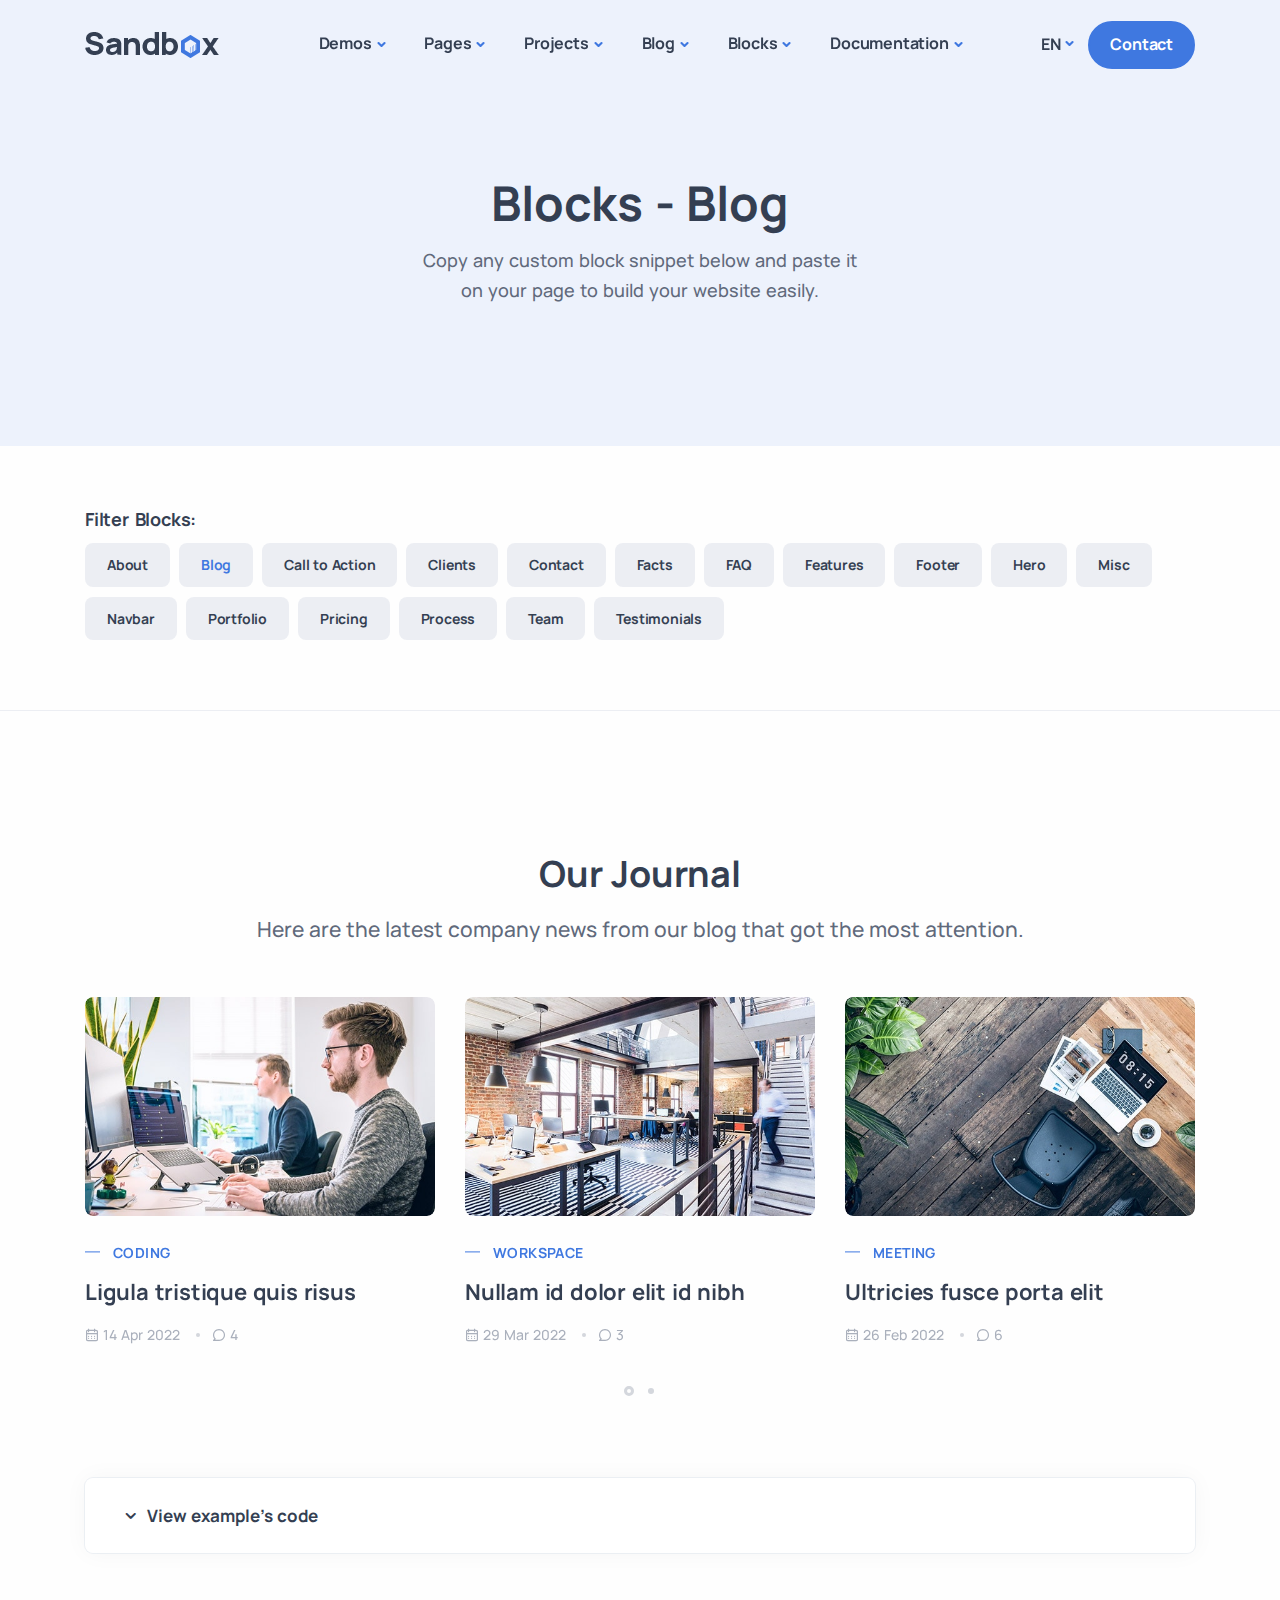
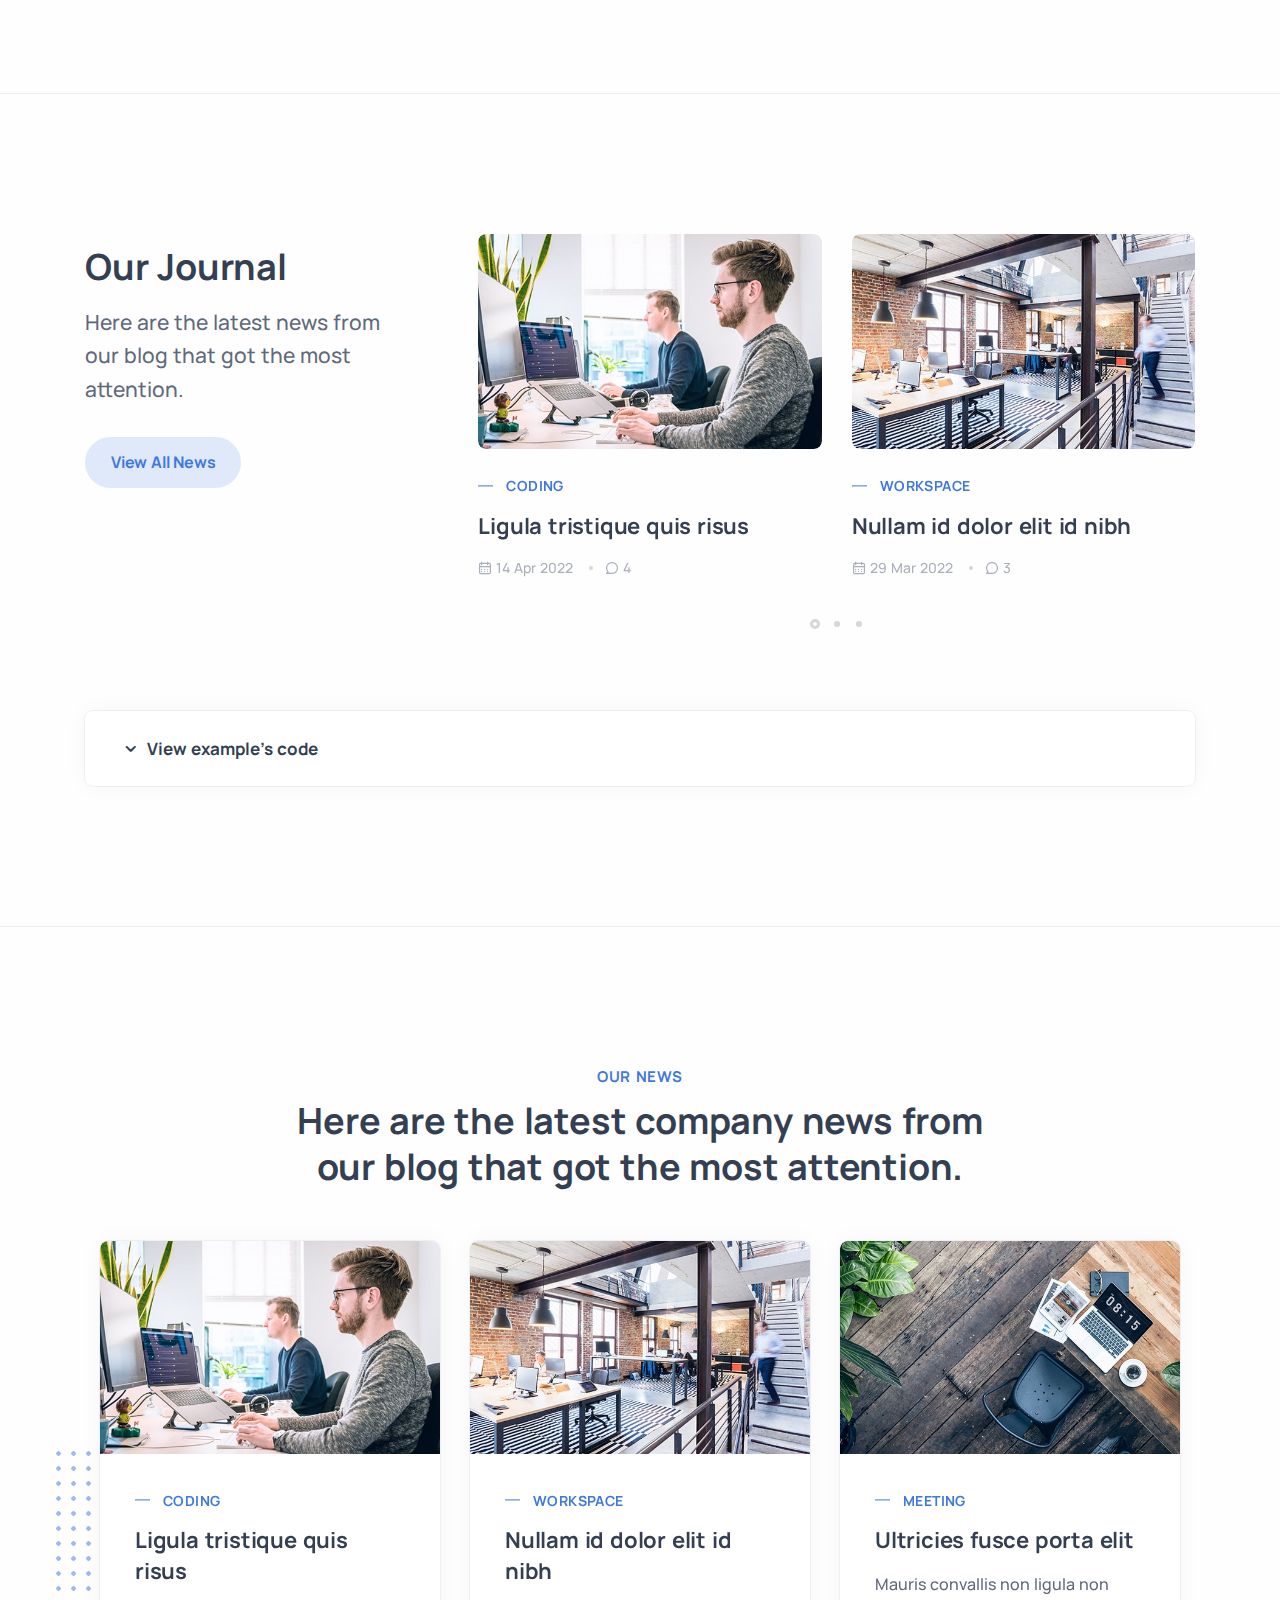
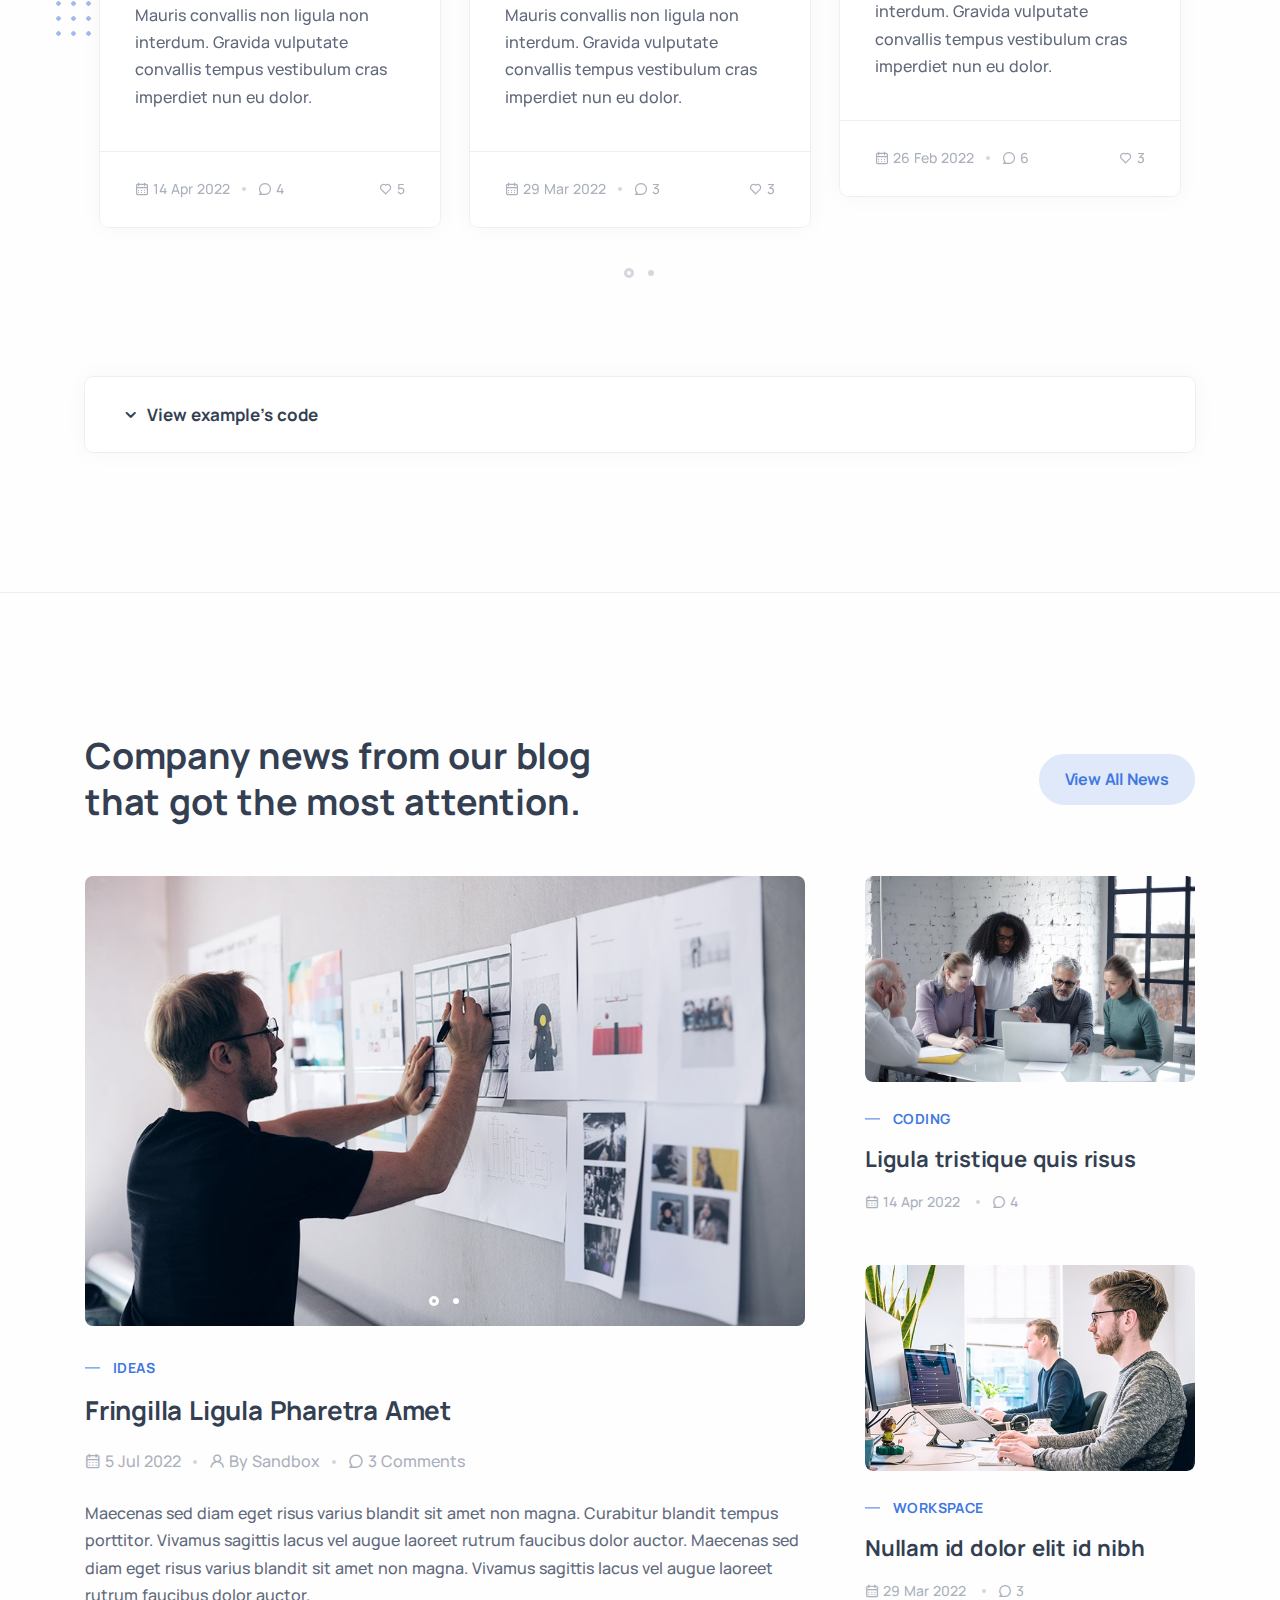
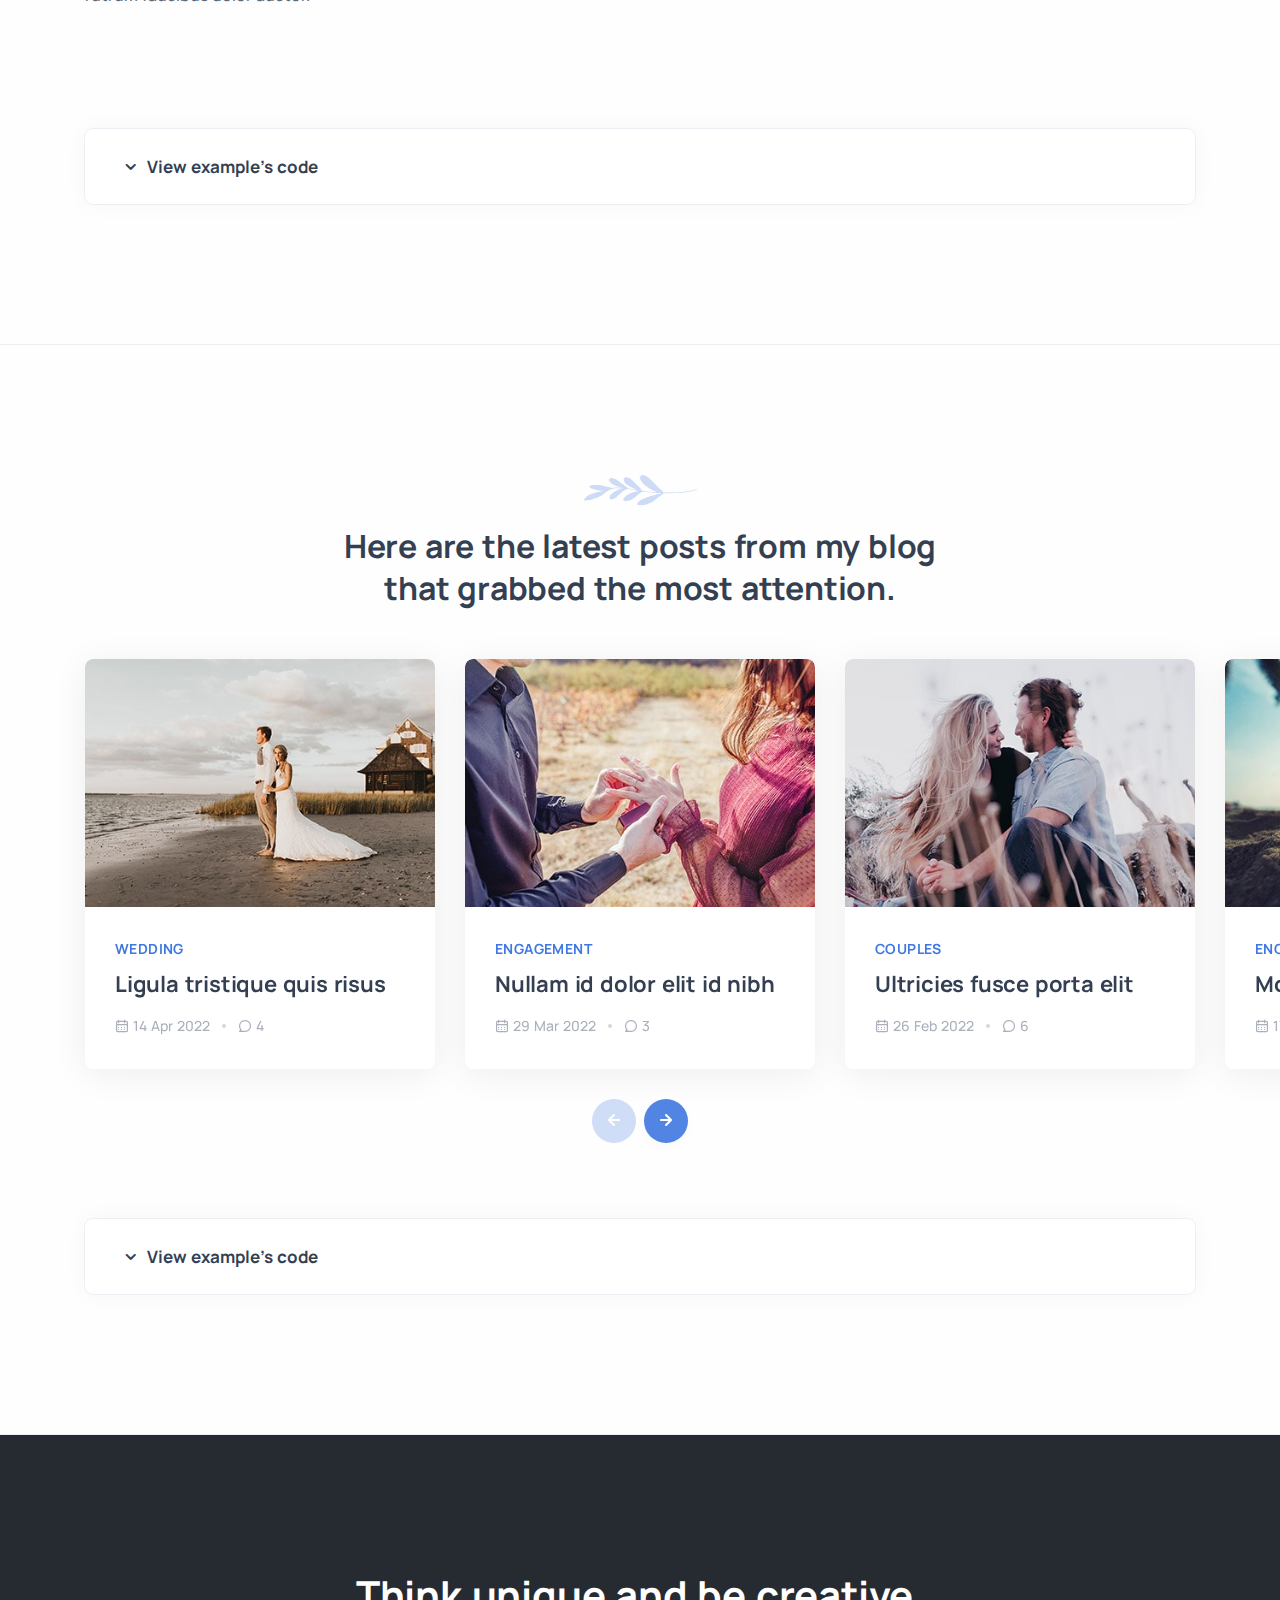
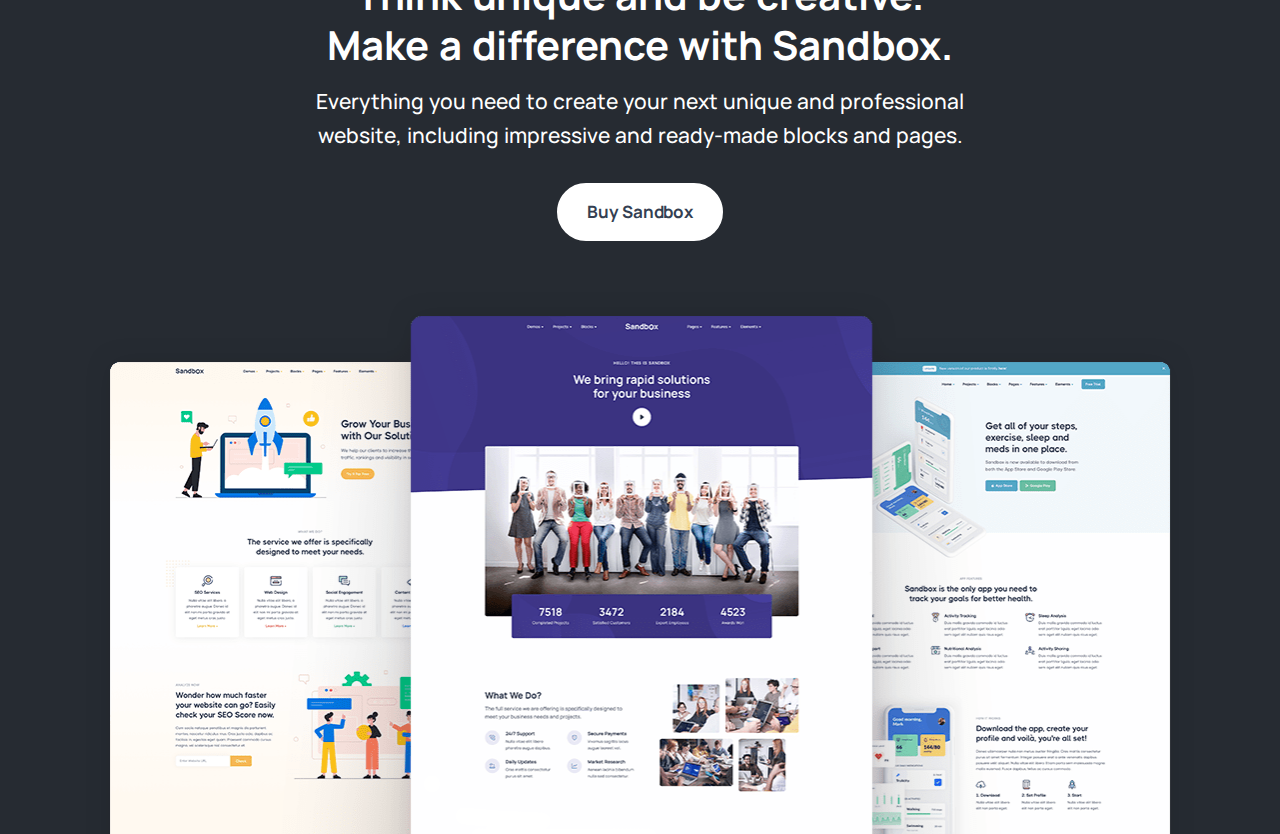
<file: docs/blocks/blog.html>
<!DOCTYPE html>
<html lang="en">

<head>
  <meta charset="utf-8">
  <meta name="viewport" content="width=device-width, initial-scale=1.0">
  <meta name="description" content="An impressive and flawless site template that includes various UI elements and countless features, attractive ready-made blocks and rich pages, basically everything you need to create a unique and professional website.">
  <meta name="keywords" content="bootstrap 5, business, corporate, creative, gulp, marketing, minimal, modern, multipurpose, one page, responsive, saas, sass, seo, startup, html5 template, site template">
  <meta name="author" content="elemis">
  <title>Sandbox - Modern & Multipurpose Bootstrap 5 Template</title>
  <link rel="shortcut icon" href="../../assets/img/favicon.png">
  <link rel="stylesheet" href="../../assets/css/plugins.css">
  <link rel="stylesheet" href="../../assets/css/style.css">
</head>

<body>
  <div class="content-wrapper">
    <header class="wrapper bg-soft-primary">
      <nav class="navbar navbar-expand-lg center-nav transparent navbar-light">
        <div class="container flex-lg-row flex-nowrap align-items-center">
          <div class="navbar-brand w-100">
            <a href="../../index.html">
              <img src="../../assets/img/logo.png" srcset="../../assets/img/logo@2x.png 2x" alt="" />
            </a>
          </div>
          <div class="navbar-collapse offcanvas offcanvas-nav offcanvas-start">
            <div class="offcanvas-header d-lg-none">
              <h3 class="text-white fs-30 mb-0">Sandbox</h3>
              <button type="button" class="btn-close btn-close-white" data-bs-dismiss="offcanvas" aria-label="Close"></button>
            </div>
            <div class="offcanvas-body ms-lg-auto d-flex flex-column h-100">
              <ul class="navbar-nav">
                <li class="nav-item dropdown dropdown-mega">
                  <a class="nav-link dropdown-toggle" href="#" data-bs-toggle="dropdown">Demos</a>
                  <ul class="dropdown-menu mega-menu mega-menu-dark mega-menu-img">
                    <li class="mega-menu-content mega-menu-scroll">
                      <ul class="row row-cols-1 row-cols-lg-6 gx-0 gx-lg-4 gy-lg-2 list-unstyled">
                        <li class="col">
                          <a class="dropdown-item" href="../../demo1.html">
                            <figure class="rounded lift d-none d-lg-block"><img src="../../assets/img/demos/mi1.jpg" srcset="../../assets/img/demos/mi1@2x.jpg 2x" alt=""></figure>
                            <span class="d-lg-none">Demo 1</span>
                          </a>
                        </li>
                        <li class="col">
                          <a class="dropdown-item" href="../../demo2.html">
                            <figure class="rounded lift d-none d-lg-block"><img src="../../assets/img/demos/mi2.jpg" srcset="../../assets/img/demos/mi2@2x.jpg 2x" alt=""></figure>
                            <span class="d-lg-none">Demo 2</span>
                          </a>
                        </li>
                        <li class="col">
                          <a class="dropdown-item" href="../../demo3.html">
                            <figure class="rounded lift d-none d-lg-block"><img src="../../assets/img/demos/mi3.jpg" srcset="../../assets/img/demos/mi3@2x.jpg 2x" alt=""></figure>
                            <span class="d-lg-none">Demo 3</span>
                          </a>
                        </li>
                        <li class="col">
                          <a class="dropdown-item" href="../../demo4.html">
                            <figure class="rounded lift d-none d-lg-block"><img src="../../assets/img/demos/mi4.jpg" srcset="../../assets/img/demos/mi4@2x.jpg 2x" alt=""></figure>
                            <span class="d-lg-none">Demo 4</span>
                          </a>
                        </li>
                        <li class="col">
                          <a class="dropdown-item" href="../../demo5.html">
                            <figure class="rounded lift d-none d-lg-block"><img src="../../assets/img/demos/mi5.jpg" srcset="../../assets/img/demos/mi5@2x.jpg 2x" alt=""></figure>
                            <span class="d-lg-none">Demo 5</span>
                          </a>
                        </li>
                        <li class="col">
                          <a class="dropdown-item" href="../../demo6.html">
                            <figure class="rounded lift d-none d-lg-block"><img src="../../assets/img/demos/mi6.jpg" srcset="../../assets/img/demos/mi6@2x.jpg 2x" alt=""></figure>
                            <span class="d-lg-none">Demo 6</span>
                          </a>
                        </li>
                        <li class="col">
                          <a class="dropdown-item" href="../../demo7.html">
                            <figure class="rounded lift d-none d-lg-block"><img src="../../assets/img/demos/mi7.jpg" srcset="../../assets/img/demos/mi7@2x.jpg 2x" alt=""></figure>
                            <span class="d-lg-none">Demo 7</span>
                          </a>
                        </li>
                        <li class="col">
                          <a class="dropdown-item" href="../../demo8.html">
                            <figure class="rounded lift d-none d-lg-block"><img src="../../assets/img/demos/mi8.jpg" srcset="../../assets/img/demos/mi8@2x.jpg 2x" alt=""></figure>
                            <span class="d-lg-none">Demo 8</span>
                          </a>
                        </li>
                        <li class="col">
                          <a class="dropdown-item" href="../../demo9.html">
                            <figure class="rounded lift d-none d-lg-block"><img src="../../assets/img/demos/mi9.jpg" srcset="../../assets/img/demos/mi9@2x.jpg 2x" alt=""></figure>
                            <span class="d-lg-none">Demo 9</span>
                          </a>
                        </li>
                        <li class="col">
                          <a class="dropdown-item" href="../../demo10.html">
                            <figure class="rounded lift d-none d-lg-block"><img src="../../assets/img/demos/mi10.jpg" srcset="../../assets/img/demos/mi10@2x.jpg 2x" alt=""></figure>
                            <span class="d-lg-none">Demo 10</span>
                          </a>
                        </li>
                        <li class="col">
                          <a class="dropdown-item" href="../../demo11.html">
                            <figure class="rounded lift d-none d-lg-block"><img src="../../assets/img/demos/mi11.jpg" srcset="../../assets/img/demos/mi11@2x.jpg 2x" alt=""></figure>
                            <span class="d-lg-none">Demo 11</span>
                          </a>
                        </li>
                        <li class="col">
                          <a class="dropdown-item" href="../../demo12.html">
                            <figure class="rounded lift d-none d-lg-block"><img src="../../assets/img/demos/mi12.jpg" srcset="../../assets/img/demos/mi12@2x.jpg 2x" alt=""></figure>
                            <span class="d-lg-none">Demo 12</span>
                          </a>
                        </li>
                        <li class="col">
                          <a class="dropdown-item" href="../../demo13.html">
                            <figure class="rounded lift d-none d-lg-block"><img src="../../assets/img/demos/mi13.jpg" srcset="../../assets/img/demos/mi13@2x.jpg 2x" alt=""></figure>
                            <span class="d-lg-none">Demo 13</span>
                          </a>
                        </li>
                        <li class="col">
                          <a class="dropdown-item" href="../../demo14.html">
                            <figure class="rounded lift d-none d-lg-block"><img src="../../assets/img/demos/mi14.jpg" srcset="../../assets/img/demos/mi14@2x.jpg 2x" alt=""></figure>
                            <span class="d-lg-none">Demo 14</span>
                          </a>
                        </li>
                        <li class="col">
                          <a class="dropdown-item" href="../../demo15.html">
                            <figure class="rounded lift d-none d-lg-block"><img src="../../assets/img/demos/mi15.jpg" srcset="../../assets/img/demos/mi15@2x.jpg 2x" alt=""></figure>
                            <span class="d-lg-none">Demo 15</span>
                          </a>
                        </li>
                        <li class="col">
                          <a class="dropdown-item" href="../../demo16.html">
                            <figure class="rounded lift d-none d-lg-block"><img src="../../assets/img/demos/mi16.jpg" srcset="../../assets/img/demos/mi16@2x.jpg 2x" alt=""></figure>
                            <span class="d-lg-none">Demo 16</span>
                          </a>
                        </li>
                        <li class="col">
                          <a class="dropdown-item" href="../../demo17.html">
                            <figure class="rounded lift d-none d-lg-block"><img src="../../assets/img/demos/mi17.jpg" srcset="../../assets/img/demos/mi17@2x.jpg 2x" alt=""></figure>
                            <span class="d-lg-none">Demo 17</span>
                          </a>
                        </li>
                        <li class="col">
                          <a class="dropdown-item" href="../../demo18.html">
                            <figure class="rounded lift d-none d-lg-block"><img src="../../assets/img/demos/mi18.jpg" srcset="../../assets/img/demos/mi18@2x.jpg 2x" alt=""></figure>
                            <span class="d-lg-none">Demo 18</span>
                          </a>
                        </li>
                        <li class="col">
                          <a class="dropdown-item" href="../../demo19.html">
                            <figure class="rounded lift d-none d-lg-block"><img src="../../assets/img/demos/mi19.jpg" srcset="../../assets/img/demos/mi19@2x.jpg 2x" alt=""></figure>
                            <span class="d-lg-none">Demo 19</span>
                          </a>
                        </li>
                        <li class="col">
                          <a class="dropdown-item" href="../../demo20.html">
                            <figure class="rounded lift d-none d-lg-block"><img src="../../assets/img/demos/mi20.jpg" srcset="../../assets/img/demos/mi20@2x.jpg 2x" alt=""></figure>
                            <span class="d-lg-none">Demo 20</span>
                          </a>
                        </li>
                        <li class="col">
                          <a class="dropdown-item" href="../../demo21.html">
                            <figure class="rounded lift d-none d-lg-block"><img src="../../assets/img/demos/mi21.jpg" srcset="../../assets/img/demos/mi21@2x.jpg 2x" alt=""></figure>
                            <span class="d-lg-none">Demo 21</span>
                          </a>
                        </li>
                        <li class="col">
                          <a class="dropdown-item" href="../../demo22.html">
                            <figure class="rounded lift d-none d-lg-block"><img src="../../assets/img/demos/mi22.jpg" srcset="../../assets/img/demos/mi22@2x.jpg 2x" alt=""></figure>
                            <span class="d-lg-none">Demo 22</span>
                          </a>
                        </li>
                        <li class="col">
                          <a class="dropdown-item" href="../../demo23.html">
                            <figure class="rounded lift d-none d-lg-block"><img src="../../assets/img/demos/mi23.jpg" srcset="../../assets/img/demos/mi23@2x.jpg 2x" alt=""></figure>
                            <span class="d-lg-none">Demo 23</span>
                          </a>
                        </li>
                        <li class="col">
                          <a class="dropdown-item" href="../../demo24.html">
                            <figure class="rounded lift d-none d-lg-block"><img src="../../assets/img/demos/mi24.jpg" srcset="../../assets/img/demos/mi24@2x.jpg 2x" alt=""></figure>
                            <span class="d-lg-none">Demo 24</span>
                          </a>
                        </li>
                        <li class="col">
                          <a class="dropdown-item" href="../../demo25.html">
                            <figure class="rounded lift d-none d-lg-block"><img src="../../assets/img/demos/mi25.jpg" srcset="../../assets/img/demos/mi25@2x.jpg 2x" alt=""></figure>
                            <span class="d-lg-none">Demo 25</span>
                          </a>
                        </li>
                        <li class="col">
                          <a class="dropdown-item" href="../../demo26.html">
                            <figure class="rounded lift d-none d-lg-block"><img src="../../assets/img/demos/mi26.jpg" srcset="../../assets/img/demos/mi26@2x.jpg 2x" alt=""></figure>
                            <span class="d-lg-none">Demo 26</span>
                          </a>
                        </li>
                        <li class="col">
                          <a class="dropdown-item" href="../../demo27.html">
                            <figure class="rounded lift d-none d-lg-block"><img src="../../assets/img/demos/mi27.jpg" srcset="../../assets/img/demos/mi27@2x.jpg 2x" alt=""></figure>
                            <span class="d-lg-none">Demo 27</span>
                          </a>
                        </li>
                        <li class="col">
                          <a class="dropdown-item" href="../../demo28.html">
                            <figure class="rounded lift d-none d-lg-block"><img src="../../assets/img/demos/mi28.jpg" srcset="../../assets/img/demos/mi28@2x.jpg 2x" alt=""></figure>
                            <span class="d-lg-none">Demo 28</span>
                          </a>
                        </li>
                        <li class="col">
                          <a class="dropdown-item" href="../../demo29.html">
                            <figure class="rounded lift d-none d-lg-block"><img src="../../assets/img/demos/mi29.jpg" srcset="../../assets/img/demos/mi29@2x.jpg 2x" alt=""></figure>
                            <span class="d-lg-none">Demo 29</span>
                          </a>
                        </li>
                        <li class="col">
                          <a class="dropdown-item" href="../../demo30.html">
                            <figure class="rounded lift d-none d-lg-block"><img src="../../assets/img/demos/mi30.jpg" srcset="../../assets/img/demos/mi30@2x.jpg 2x" alt=""></figure>
                            <span class="d-lg-none">Demo 30</span>
                          </a>
                        </li>
                        <li class="col">
                          <a class="dropdown-item" href="../../demo31.html">
                            <figure class="rounded lift d-none d-lg-block"><img src="../../assets/img/demos/mi31.jpg" srcset="../../assets/img/demos/mi31@2x.jpg 2x" alt=""></figure>
                            <span class="d-lg-none">Demo 31</span>
                          </a>
                        </li>
                        <li class="col">
                          <a class="dropdown-item" href="../../demo32.html">
                            <figure class="rounded lift d-none d-lg-block"><img src="../../assets/img/demos/mi32.jpg" srcset="../../assets/img/demos/mi32@2x.jpg 2x" alt=""></figure>
                            <span class="d-lg-none">Demo 32</span>
                          </a>
                        </li>
                        <li class="col">
                          <a class="dropdown-item" href="../../demo33.html">
                            <figure class="rounded lift d-none d-lg-block"><img src="../../assets/img/demos/mi33.jpg" srcset="../../assets/img/demos/mi33@2x.jpg 2x" alt=""></figure>
                            <span class="d-lg-none">Demo 33</span>
                          </a>
                        </li>
                        <li class="col">
                          <a class="dropdown-item" href="../../demo34.html">
                            <figure class="rounded lift d-none d-lg-block"><img src="../../assets/img/demos/mi34.jpg" srcset="../../assets/img/demos/mi34@2x.jpg 2x" alt=""></figure>
                            <span class="d-lg-none">Demo 34</span>
                          </a>
                        </li>
                      </ul>
                      <!--/.row -->
                      <span class="d-none d-lg-flex"><i class="uil uil-direction"></i><strong>Scroll to view more</strong></span>
                    </li>
                    <!--/.mega-menu-content-->
                  </ul>
                  <!--/.dropdown-menu -->
                </li>
                <li class="nav-item dropdown">
                  <a class="nav-link dropdown-toggle" href="#" data-bs-toggle="dropdown">Pages</a>
                  <ul class="dropdown-menu">
                    <li class="dropdown dropdown-submenu dropend"><a class="dropdown-item dropdown-toggle" href="#" data-bs-toggle="dropdown">Services</a>
                      <ul class="dropdown-menu">
                        <li class="nav-item"><a class="dropdown-item" href="../../services.html">Services I</a></li>
                        <li class="nav-item"><a class="dropdown-item" href="../../services2.html">Services II</a></li>
                      </ul>
                    </li>
                    <li class="dropdown dropdown-submenu dropend"><a class="dropdown-item dropdown-toggle" href="#" data-bs-toggle="dropdown">About</a>
                      <ul class="dropdown-menu">
                        <li class="nav-item"><a class="dropdown-item" href="../../about.html">About I</a></li>
                        <li class="nav-item"><a class="dropdown-item" href="../../about2.html">About II</a></li>
                      </ul>
                    </li>
                    <li class="dropdown dropdown-submenu dropend"><a class="dropdown-item dropdown-toggle" href="#" data-bs-toggle="dropdown">Shop</a>
                      <ul class="dropdown-menu">
                        <li class="nav-item"><a class="dropdown-item" href="../../shop.html">Shop I</a></li>
                        <li class="nav-item"><a class="dropdown-item" href="../../shop2.html">Shop II</a></li>
                        <li class="nav-item"><a class="dropdown-item" href="../../shop-product.html">Product Page</a></li>
                        <li class="nav-item"><a class="dropdown-item" href="../../shop-cart.html">Shopping Cart</a></li>
                        <li class="nav-item"><a class="dropdown-item" href="../../shop-checkout.html">Checkout</a></li>
                      </ul>
                    </li>
                    <li class="dropdown dropdown-submenu dropend"><a class="dropdown-item dropdown-toggle" href="#" data-bs-toggle="dropdown">Contact</a>
                      <ul class="dropdown-menu">
                        <li class="nav-item"><a class="dropdown-item" href="../../contact.html">Contact I</a></li>
                        <li class="nav-item"><a class="dropdown-item" href="../../contact2.html">Contact II</a></li>
                        <li class="nav-item"><a class="dropdown-item" href="../../contact3.html">Contact III</a></li>
                      </ul>
                    </li>
                    <li class="dropdown dropdown-submenu dropend"><a class="dropdown-item dropdown-toggle" href="#" data-bs-toggle="dropdown">Career</a>
                      <ul class="dropdown-menu">
                        <li class="nav-item"><a class="dropdown-item" href="../../career.html">Job Listing I</a></li>
                        <li class="nav-item"><a class="dropdown-item" href="../../career2.html">Job Listing II</a></li>
                        <li class="nav-item"><a class="dropdown-item" href="../../career-job.html">Job Description</a></li>
                      </ul>
                    </li>
                    <li class="dropdown dropdown-submenu dropend"><a class="dropdown-item dropdown-toggle" href="#" data-bs-toggle="dropdown">Utility</a>
                      <ul class="dropdown-menu">
                        <li class="nav-item"><a class="dropdown-item" href="../../404.html">404 Not Found</a></li>
                        <li class="nav-item"><a class="dropdown-item" href="../../page-loader.html">Page Loader</a></li>
                        <li class="nav-item"><a class="dropdown-item" href="../../signin.html">Sign In I</a></li>
                        <li class="nav-item"><a class="dropdown-item" href="../../signin2.html">Sign In II</a></li>
                        <li class="nav-item"><a class="dropdown-item" href="../../signup.html">Sign Up I</a></li>
                        <li class="nav-item"><a class="dropdown-item" href="../../signup2.html">Sign Up II</a></li>
                        <li class="nav-item"><a class="dropdown-item" href="../../terms.html">Terms</a></li>
                      </ul>
                    </li>
                    <li class="nav-item"><a class="dropdown-item" href="../../pricing.html">Pricing</a></li>
                    <li class="nav-item"><a class="dropdown-item" href="../../onepage.html">One Page</a></li>
                  </ul>
                </li>
                <li class="nav-item dropdown">
                  <a class="nav-link dropdown-toggle" href="#" data-bs-toggle="dropdown">Projects</a>
                  <div class="dropdown-menu dropdown-lg">
                    <div class="dropdown-lg-content">
                      <div>
                        <h6 class="dropdown-header">Project Pages</h6>
                        <ul class="list-unstyled">
                          <li><a class="dropdown-item" href="../../projects.html">Projects I</a></li>
                          <li><a class="dropdown-item" href="../../projects2.html">Projects II</a></li>
                          <li><a class="dropdown-item" href="../../projects3.html">Projects III</a></li>
                          <li><a class="dropdown-item" href="../../projects4.html">Projects IV</a></li>
                        </ul>
                      </div>
                      <!-- /.column -->
                      <div>
                        <h6 class="dropdown-header">Single Projects</h6>
                        <ul class="list-unstyled">
                          <li><a class="dropdown-item" href="../../single-project.html">Single Project I</a></li>
                          <li><a class="dropdown-item" href="../../single-project2.html">Single Project II</a></li>
                          <li><a class="dropdown-item" href="../../single-project3.html">Single Project III</a></li>
                          <li><a class="dropdown-item" href="../../single-project4.html">Single Project IV</a></li>
                        </ul>
                      </div>
                      <!-- /.column -->
                    </div>
                    <!-- /auto-column -->
                  </div>
                </li>
                <li class="nav-item dropdown">
                  <a class="nav-link dropdown-toggle" href="#" data-bs-toggle="dropdown">Blog</a>
                  <ul class="dropdown-menu">
                    <li class="nav-item"><a class="dropdown-item" href="../../blog.html">Blog without Sidebar</a></li>
                    <li class="nav-item"><a class="dropdown-item" href="../../blog2.html">Blog with Sidebar</a></li>
                    <li class="nav-item"><a class="dropdown-item" href="../../blog3.html">Blog with Left Sidebar</a></li>
                    <li class="dropdown dropdown-submenu dropend"><a class="dropdown-item dropdown-toggle" href="#" data-bs-toggle="dropdown">Blog Posts</a>
                      <ul class="dropdown-menu">
                        <li class="nav-item"><a class="dropdown-item" href="../../blog-post.html">Post without Sidebar</a></li>
                        <li class="nav-item"><a class="dropdown-item" href="../../blog-post2.html">Post with Sidebar</a></li>
                        <li class="nav-item"><a class="dropdown-item" href="../../blog-post3.html">Post with Left Sidebar</a></li>
                      </ul>
                    </li>
                  </ul>
                </li>
                <li class="nav-item dropdown dropdown-mega">
                  <a class="nav-link dropdown-toggle" href="#" data-bs-toggle="dropdown">Blocks</a>
                  <ul class="dropdown-menu mega-menu mega-menu-dark mega-menu-img">
                    <li class="mega-menu-content">
                      <ul class="row row-cols-1 row-cols-lg-6 gx-0 gx-lg-6 gy-lg-4 list-unstyled">
                        <li class="col"><a class="dropdown-item" href="../../docs/blocks/about.html">
                            <div class="rounded img-svg d-none d-lg-block p-4 mb-lg-2"><img class="rounded-0" src="../../assets/img/demos/block1.svg" alt=""></div>
                            <span>About</span>
                          </a>
                        </li>
                        <li class="col"><a class="dropdown-item" href="../../docs/blocks/blog.html">
                            <div class="rounded img-svg d-none d-lg-block p-4 mb-lg-2"><img class="rounded-0" src="../../assets/img/demos/block2.svg" alt=""></div>
                            <span>Blog</span>
                          </a>
                        </li>
                        <li class="col"><a class="dropdown-item" href="../../docs/blocks/call-to-action.html">
                            <div class="rounded img-svg d-none d-lg-block p-4 mb-lg-2"><img class="rounded-0" src="../../assets/img/demos/block3.svg" alt=""></div>
                            <span>Call to Action</span>
                          </a>
                        </li>
                        <li class="col"><a class="dropdown-item" href="../../docs/blocks/clients.html">
                            <div class="rounded img-svg d-none d-lg-block p-4 mb-lg-2"><img class="rounded-0" src="../../assets/img/demos/block4.svg" alt=""></div>
                            <span>Clients</span>
                          </a>
                        </li>
                        <li class="col"><a class="dropdown-item" href="../../docs/blocks/contact.html">
                            <div class="rounded img-svg d-none d-lg-block p-4 mb-lg-2"><img class="rounded-0" src="../../assets/img/demos/block5.svg" alt=""></div>
                            <span>Contact</span>
                          </a>
                        </li>
                        <li class="col"><a class="dropdown-item" href="../../docs/blocks/facts.html">
                            <div class="rounded img-svg d-none d-lg-block p-4 mb-lg-2"><img class="rounded-0" src="../../assets/img/demos/block6.svg" alt=""></div>
                            <span>Facts</span>
                          </a>
                        </li>
                        <li class="col"><a class="dropdown-item" href="../../docs/blocks/faq.html">
                            <div class="rounded img-svg d-none d-lg-block p-4 mb-lg-2"><img class="rounded-0" src="../../assets/img/demos/block7.svg" alt=""></div>
                            <span>FAQ</span>
                          </a>
                        </li>
                        <li class="col"><a class="dropdown-item" href="../../docs/blocks/features.html">
                            <div class="rounded img-svg d-none d-lg-block p-4 mb-lg-2"><img class="rounded-0" src="../../assets/img/demos/block8.svg" alt=""></div>
                            <span>Features</span>
                          </a>
                        </li>
                        <li class="col"><a class="dropdown-item" href="../../docs/blocks/footer.html">
                            <div class="rounded img-svg d-none d-lg-block p-4 mb-lg-2"><img class="rounded-0" src="../../assets/img/demos/block9.svg" alt=""></div>
                            <span>Footer</span>
                          </a>
                        </li>
                        <li class="col"><a class="dropdown-item" href="../../docs/blocks/hero.html">
                            <div class="rounded img-svg d-none d-lg-block p-4 mb-lg-2"><img class="rounded-0" src="../../assets/img/demos/block10.svg" alt=""></div>
                            <span>Hero</span>
                          </a>
                        </li>
                        <li class="col"><a class="dropdown-item" href="../../docs/blocks/misc.html">
                            <div class="rounded img-svg d-none d-lg-block p-4 mb-lg-2"><img class="rounded-0" src="../../assets/img/demos/block17.svg" alt=""></div>
                            <span>Misc</span>
                          </a>
                        </li>
                        <li class="col"><a class="dropdown-item" href="../../docs/blocks/navbar.html">
                            <div class="rounded img-svg d-none d-lg-block p-4 mb-lg-2"><img class="rounded-0" src="../../assets/img/demos/block11.svg" alt=""></div>
                            <span>Navbar</span>
                          </a>
                        </li>
                        <li class="col"><a class="dropdown-item" href="../../docs/blocks/portfolio.html">
                            <div class="rounded img-svg d-none d-lg-block p-4 mb-lg-2"><img class="rounded-0" src="../../assets/img/demos/block12.svg" alt=""></div>
                            <span>Portfolio</span>
                          </a>
                        </li>
                        <li class="col"><a class="dropdown-item" href="../../docs/blocks/pricing.html">
                            <div class="rounded img-svg d-none d-lg-block p-4 mb-lg-2"><img class="rounded-0" src="../../assets/img/demos/block13.svg" alt=""></div>
                            <span>Pricing</span>
                          </a>
                        </li>
                        <li class="col"><a class="dropdown-item" href="../../docs/blocks/process.html">
                            <div class="rounded img-svg d-none d-lg-block p-4 mb-lg-2"><img class="rounded-0" src="../../assets/img/demos/block14.svg" alt=""></div>
                            <span>Process</span>
                          </a>
                        </li>
                        <li class="col"><a class="dropdown-item" href="../../docs/blocks/team.html">
                            <div class="rounded img-svg d-none d-lg-block p-4 mb-lg-2"><img class="rounded-0" src="../../assets/img/demos/block15.svg" alt=""></div>
                            <span>Team</span>
                          </a>
                        </li>
                        <li class="col"><a class="dropdown-item" href="../../docs/blocks/testimonials.html">
                            <div class="rounded img-svg d-none d-lg-block p-4 mb-lg-2"><img class="rounded-0" src="../../assets/img/demos/block16.svg" alt=""></div>
                            <span>Testimonials</span>
                          </a>
                        </li>
                      </ul>
                      <!--/.row -->
                    </li>
                    <!--/.mega-menu-content-->
                  </ul>
                  <!--/.dropdown-menu -->
                </li>
                <li class="nav-item dropdown dropdown-mega">
                  <a class="nav-link dropdown-toggle" href="#" data-bs-toggle="dropdown">Documentation</a>
                  <ul class="dropdown-menu mega-menu">
                    <li class="mega-menu-content">
                      <div class="row gx-0 gx-lg-3">
                        <div class="col-lg-4">
                          <h6 class="dropdown-header">Usage</h6>
                          <ul class="list-unstyled cc-2 pb-lg-1">
                            <li><a class="dropdown-item" href="../../docs/index.html">Get Started</a></li>
                            <li><a class="dropdown-item" href="../../docs/forms.html">Forms</a></li>
                            <li><a class="dropdown-item" href="../../docs/faq.html">FAQ</a></li>
                            <li><a class="dropdown-item" href="../../docs/changelog.html">Changelog</a></li>
                            <li><a class="dropdown-item" href="../../docs/credits.html">Credits</a></li>
                          </ul>
                          <h6 class="dropdown-header mt-lg-6">Styleguide</h6>
                          <ul class="list-unstyled cc-2">
                            <li><a class="dropdown-item" href="../../docs/styleguide/colors.html">Colors</a></li>
                            <li><a class="dropdown-item" href="../../docs/styleguide/fonts.html">Fonts</a></li>
                            <li><a class="dropdown-item" href="../../docs/styleguide/icons-svg.html">SVG Icons</a></li>
                            <li><a class="dropdown-item" href="../../docs/styleguide/icons-font.html">Font Icons</a></li>
                            <li><a class="dropdown-item" href="../../docs/styleguide/illustrations.html">Illustrations</a></li>
                            <li><a class="dropdown-item" href="../../docs/styleguide/backgrounds.html">Backgrounds</a></li>
                            <li><a class="dropdown-item" href="../../docs/styleguide/misc.html">Misc</a></li>
                          </ul>
                        </div>
                        <!--/column -->
                        <div class="col-lg-8">
                          <h6 class="dropdown-header">Elements</h6>
                          <ul class="list-unstyled cc-3">
                            <li><a class="dropdown-item" href="../../docs/elements/accordion.html">Accordion</a></li>
                            <li><a class="dropdown-item" href="../../docs/elements/alerts.html">Alerts</a></li>
                            <li><a class="dropdown-item" href="../../docs/elements/animations.html">Animations</a></li>
                            <li><a class="dropdown-item" href="../../docs/elements/avatars.html">Avatars</a></li>
                            <li><a class="dropdown-item" href="../../docs/elements/background.html">Background</a></li>
                            <li><a class="dropdown-item" href="../../docs/elements/badges.html">Badges</a></li>
                            <li><a class="dropdown-item" href="../../docs/elements/buttons.html">Buttons</a></li>
                            <li><a class="dropdown-item" href="../../docs/elements/card.html">Card</a></li>
                            <li><a class="dropdown-item" href="../../docs/elements/carousel.html">Carousel</a></li>
                            <li><a class="dropdown-item" href="../../docs/elements/dividers.html">Dividers</a></li>
                            <li><a class="dropdown-item" href="../../docs/elements/form-elements.html">Form Elements</a></li>
                            <li><a class="dropdown-item" href="../../docs/elements/image-hover.html">Image Hover</a></li>
                            <li><a class="dropdown-item" href="../../docs/elements/image-mask.html">Image Mask</a></li>
                            <li><a class="dropdown-item" href="../../docs/elements/lightbox.html">Lightbox</a></li>
                            <li><a class="dropdown-item" href="../../docs/elements/player.html">Media Player</a></li>
                            <li><a class="dropdown-item" href="../../docs/elements/modal.html">Modal</a></li>
                            <li><a class="dropdown-item" href="../../docs/elements/pagination.html">Pagination</a></li>
                            <li><a class="dropdown-item" href="../../docs/elements/progressbar.html">Progressbar</a></li>
                            <li><a class="dropdown-item" href="../../docs/elements/shadows.html">Shadows</a></li>
                            <li><a class="dropdown-item" href="../../docs/elements/shapes.html">Shapes</a></li>
                            <li><a class="dropdown-item" href="../../docs/elements/tables.html">Tables</a></li>
                            <li><a class="dropdown-item" href="../../docs/elements/tabs.html">Tabs</a></li>
                            <li><a class="dropdown-item" href="../../docs/elements/text-animations.html">Text Animations</a></li>
                            <li><a class="dropdown-item" href="../../docs/elements/text-highlight.html">Text Highlight</a></li>
                            <li><a class="dropdown-item" href="../../docs/elements/tiles.html">Tiles</a></li>
                            <li><a class="dropdown-item" href="../../docs/elements/tooltips-popovers.html">Tooltips & Popovers</a></li>
                            <li><a class="dropdown-item" href="../../docs/elements/typography.html">Typography</a></li>
                          </ul>
                        </div>
                        <!--/column -->
                      </div>
                      <!--/.row -->
                    </li>
                    <!--/.mega-menu-content-->
                  </ul>
                  <!--/.dropdown-menu -->
                </li>
              </ul>
              <!-- /.navbar-nav -->
              <div class="offcanvas-footer d-lg-none">
                <div>
                  <a href="mailto:first.last@email.com" class="link-inverse">info@email.com</a>
                  <br /> 00 (123) 456 78 90 <br />
                  <nav class="nav social social-white mt-4">
                    <a href="#"><i class="uil uil-twitter"></i></a>
                    <a href="#"><i class="uil uil-facebook-f"></i></a>
                    <a href="#"><i class="uil uil-dribbble"></i></a>
                    <a href="#"><i class="uil uil-instagram"></i></a>
                    <a href="#"><i class="uil uil-youtube"></i></a>
                  </nav>
                  <!-- /.social -->
                </div>
              </div>
              <!-- /.offcanvas-footer -->
            </div>
            <!-- /.offcanvas-body -->
          </div>
          <!-- /.navbar-collapse -->
          <div class="navbar-other w-100 d-flex ms-auto">
            <ul class="navbar-nav flex-row align-items-center ms-auto">
              <li class="nav-item dropdown language-select text-uppercase">
                <a class="nav-link dropdown-item dropdown-toggle" href="#" role="button" data-bs-toggle="dropdown" aria-haspopup="true" aria-expanded="false">En</a>
                <ul class="dropdown-menu">
                  <li class="nav-item"><a class="dropdown-item" href="#">En</a></li>
                  <li class="nav-item"><a class="dropdown-item" href="#">De</a></li>
                  <li class="nav-item"><a class="dropdown-item" href="#">Es</a></li>
                </ul>
              </li>
              <li class="nav-item d-none d-md-block">
                <a href="../../contact.html" class="btn btn-sm btn-primary rounded-pill">Contact</a>
              </li>
              <li class="nav-item d-lg-none">
                <button class="hamburger offcanvas-nav-btn"><span></span></button>
              </li>
            </ul>
            <!-- /.navbar-nav -->
          </div>
          <!-- /.navbar-other -->
        </div>
        <!-- /.container -->
      </nav>
      <!-- /.navbar -->
    </header>
    <!-- /header -->
    <section class="wrapper bg-soft-primary">
      <div class="container pt-10 pb-12 pt-md-14 pb-md-16 text-center">
        <div class="row">
          <div class="col-md-9 col-lg-7 col-xl-5 mx-auto">
            <h1 class="display-1 mb-3">Blocks - Blog</h1>
            <p class="lead px-xxl-10">Copy any custom block snippet below and paste it on your page to build your website easily.</p>
          </div>
          <!-- /column -->
        </div>
        <!-- /.row -->
      </div>
      <!-- /.container -->
    </section>
    <!-- /section -->
    <section class="wrapper bg-light wrapper-border">
      <div class="container py-11">
        <h2 class="h5">Filter Blocks:</h2>
        <ul class="list-inline mb-0">
          <li class="list-inline-item me-1 mb-2"><a href="../../docs/blocks/about.html" class="btn btn-soft-ash btn-sm rounded ">About</a></li>
          <li class="list-inline-item me-1 mb-2"><a href="../../docs/blocks/blog.html" class="btn btn-soft-ash btn-sm rounded text-primary pe-none">Blog</a></li>
          <li class="list-inline-item me-1 mb-2"><a href="../../docs/blocks/call-to-action.html" class="btn btn-soft-ash btn-sm rounded ">Call to Action</a></li>
          <li class="list-inline-item me-1 mb-2"><a href="../../docs/blocks/clients.html" class="btn btn-soft-ash btn-sm rounded ">Clients</a></li>
          <li class="list-inline-item me-1 mb-2"><a href="../../docs/blocks/contact.html" class="btn btn-soft-ash btn-sm rounded ">Contact</a></li>
          <li class="list-inline-item me-1 mb-2"><a href="../../docs/blocks/facts.html" class="btn btn-soft-ash btn-sm rounded ">Facts</a></li>
          <li class="list-inline-item me-1 mb-2"><a href="../../docs/blocks/faq.html" class="btn btn-soft-ash btn-sm rounded ">FAQ</a></li>
          <li class="list-inline-item me-1 mb-2"><a href="../../docs/blocks/features.html" class="btn btn-soft-ash btn-sm rounded ">Features</a></li>
          <li class="list-inline-item me-1 mb-2"><a href="../../docs/blocks/footer.html" class="btn btn-soft-ash btn-sm rounded ">Footer</a></li>
          <li class="list-inline-item me-1 mb-2"><a href="../../docs/blocks/hero.html" class="btn btn-soft-ash btn-sm rounded ">Hero</a></li>
          <li class="list-inline-item me-1 mb-2"><a href="../../docs/blocks/misc.html" class="btn btn-soft-ash btn-sm rounded ">Misc</a></li>
          <li class="list-inline-item me-1 mb-2"><a href="../../docs/blocks/navbar.html" class="btn btn-soft-ash btn-sm rounded ">Navbar</a></li>
          <li class="list-inline-item me-1 mb-2"><a href="../../docs/blocks/portfolio.html" class="btn btn-soft-ash btn-sm rounded ">Portfolio</a></li>
          <li class="list-inline-item me-1 mb-2"><a href="../../docs/blocks/pricing.html" class="btn btn-soft-ash btn-sm rounded ">Pricing</a></li>
          <li class="list-inline-item me-1 mb-2"><a href="../../docs/blocks/process.html" class="btn btn-soft-ash btn-sm rounded ">Process</a></li>
          <li class="list-inline-item me-1 mb-2"><a href="../../docs/blocks/team.html" class="btn btn-soft-ash btn-sm rounded ">Team</a></li>
          <li class="list-inline-item me-1 mb-2"><a href="../../docs/blocks/testimonials.html" class="btn btn-soft-ash btn-sm rounded ">Testimonials</a></li>
        </ul>
      </div>
      <!-- /.container -->
    </section>
    <!-- /section -->
    <section id="snippet-1" class="wrapper bg-light wrapper-border">
      <div class="container pt-15 pt-md-17 pb-13 pb-md-15">
        <h2 class="display-4 mb-3 text-center">Our Journal</h2>
        <p class="lead fs-lg mb-10 text-center px-md-16 px-lg-21 px-xl-0">Here are the latest company news from our blog that got the most attention.</p>
        <div class="swiper-container blog grid-view mb-6" data-margin="30" data-dots="true" data-items-xl="3" data-items-md="2" data-items-xs="1">
          <div class="swiper">
            <div class="swiper-wrapper">
              <div class="swiper-slide">
                <article>
                  <figure class="overlay overlay-1 hover-scale rounded mb-5"><a href="#"> <img src="../../assets/img/photos/b4.jpg" alt="" /></a>
                    <figcaption>
                      <h5 class="from-top mb-0">Read More</h5>
                    </figcaption>
                  </figure>
                  <div class="post-header">
                    <div class="post-category text-line">
                      <a href="#" class="hover" rel="category">Coding</a>
                    </div>
                    <!-- /.post-category -->
                    <h2 class="post-title h3 mt-1 mb-3"><a class="link-dark" href="../../blog-post.html">Ligula tristique quis risus</a></h2>
                  </div>
                  <!-- /.post-header -->
                  <div class="post-footer">
                    <ul class="post-meta">
                      <li class="post-date"><i class="uil uil-calendar-alt"></i><span>14 Apr 2022</span></li>
                      <li class="post-comments"><a href="#"><i class="uil uil-comment"></i>4</a></li>
                    </ul>
                    <!-- /.post-meta -->
                  </div>
                  <!-- /.post-footer -->
                </article>
                <!-- /article -->
              </div>
              <!--/.swiper-slide -->
              <div class="swiper-slide">
                <article>
                  <figure class="overlay overlay-1 hover-scale rounded mb-5"><a href="#"> <img src="../../assets/img/photos/b5.jpg" alt="" /></a>
                    <figcaption>
                      <h5 class="from-top mb-0">Read More</h5>
                    </figcaption>
                  </figure>
                  <div class="post-header">
                    <div class="post-category text-line">
                      <a href="#" class="hover" rel="category">Workspace</a>
                    </div>
                    <!-- /.post-category -->
                    <h2 class="post-title h3 mt-1 mb-3"><a class="link-dark" href="../../blog-post.html">Nullam id dolor elit id nibh</a></h2>
                  </div>
                  <!-- /.post-header -->
                  <div class="post-footer">
                    <ul class="post-meta">
                      <li class="post-date"><i class="uil uil-calendar-alt"></i><span>29 Mar 2022</span></li>
                      <li class="post-comments"><a href="#"><i class="uil uil-comment"></i>3</a></li>
                    </ul>
                    <!-- /.post-meta -->
                  </div>
                  <!-- /.post-footer -->
                </article>
                <!-- /article -->
              </div>
              <!--/.swiper-slide -->
              <div class="swiper-slide">
                <article>
                  <figure class="overlay overlay-1 hover-scale rounded mb-5"><a href="#"> <img src="../../assets/img/photos/b6.jpg" alt="" /></a>
                    <figcaption>
                      <h5 class="from-top mb-0">Read More</h5>
                    </figcaption>
                  </figure>
                  <div class="post-header">
                    <div class="post-category text-line">
                      <a href="#" class="hover" rel="category">Meeting</a>
                    </div>
                    <!-- /.post-category -->
                    <h2 class="post-title h3 mt-1 mb-3"><a class="link-dark" href="../../blog-post.html">Ultricies fusce porta elit</a></h2>
                  </div>
                  <!-- /.post-header -->
                  <div class="post-footer">
                    <ul class="post-meta">
                      <li class="post-date"><i class="uil uil-calendar-alt"></i><span>26 Feb 2022</span></li>
                      <li class="post-comments"><a href="#"><i class="uil uil-comment"></i>6</a></li>
                    </ul>
                    <!-- /.post-meta -->
                  </div>
                  <!-- /.post-footer -->
                </article>
                <!-- /article -->
              </div>
              <!--/.swiper-slide -->
              <div class="swiper-slide">
                <article>
                  <figure class="overlay overlay-1 hover-scale rounded mb-5"><a href="#"> <img src="../../assets/img/photos/b7.jpg" alt="" /></a>
                    <figcaption>
                      <h5 class="from-top mb-0">Read More</h5>
                    </figcaption>
                  </figure>
                  <div class="post-header">
                    <div class="post-category text-line">
                      <a href="#" class="hover" rel="category">Business Tips</a>
                    </div>
                    <!-- /.post-category -->
                    <h2 class="post-title h3 mt-1 mb-3"><a class="link-dark" href="../../blog-post.html">Morbi leo risus porta eget</a></h2>
                  </div>
                  <div class="post-footer">
                    <ul class="post-meta">
                      <li class="post-date"><i class="uil uil-calendar-alt"></i><span>7 Jan 2022</span></li>
                      <li class="post-comments"><a href="#"><i class="uil uil-comment"></i>2</a></li>
                    </ul>
                    <!-- /.post-meta -->
                  </div>
                  <!-- /.post-footer -->
                </article>
                <!-- /article -->
              </div>
              <!--/.swiper-slide -->
            </div>
            <!--/.swiper-wrapper -->
          </div>
          <!-- /.swiper -->
        </div>
        <!-- /.swiper-container -->
      </div>
      <!-- /.container -->
      <div class="container pb-15 pb-md-17">
        <div class="card">
          <div class="card-footer border-0 position-relative">
            <a class="collapse-link collapsed stretched-link" data-bs-toggle="collapse" href="#collapse-snippet-1">View example's code</a>
          </div>
          <!--/.card-footer -->
          <div id="collapse-snippet-1" class="card-footer bg-dark p-0 accordion-collapse collapse">
            <div class="code-wrapper">
              <div class="code-wrapper-inner">
                <pre class="language-html"><code>&lt;section class=&quot;wrapper bg-light&quot;&gt;
  &lt;div class=&quot;container py-14 py-md-16&quot;&gt;
    &lt;h2 class=&quot;display-4 mb-3 text-center&quot;&gt;Our Journal&lt;/h2&gt;
    &lt;p class=&quot;lead fs-lg mb-10 text-center px-md-16 px-lg-21 px-xl-0&quot;&gt;Here are the latest company news from our blog that got the most attention.&lt;/p&gt;
    &lt;div class=&quot;swiper-container blog grid-view mb-6&quot; data-margin=&quot;30&quot; data-dots=&quot;true&quot; data-items-xl=&quot;3&quot; data-items-md=&quot;2&quot; data-items-xs=&quot;1&quot;&gt;
      &lt;div class=&quot;swiper&quot;&gt;
        &lt;div class=&quot;swiper-wrapper&quot;&gt;
          &lt;div class=&quot;swiper-slide&quot;&gt;
            &lt;article&gt;
              &lt;figure class=&quot;overlay overlay-1 hover-scale rounded mb-5&quot;&gt;&lt;a href=&quot;#&quot;&gt; &lt;img src=&quot;./assets/img/photos/b4.jpg&quot; alt=&quot;&quot; /&gt;&lt;/a&gt;
                &lt;figcaption&gt;
                  &lt;h5 class=&quot;from-top mb-0&quot;&gt;Read More&lt;/h5&gt;
                &lt;/figcaption&gt;
              &lt;/figure&gt;
              &lt;div class=&quot;post-header&quot;&gt;
                &lt;div class=&quot;post-category text-line&quot;&gt;
                  &lt;a href=&quot;#&quot; class=&quot;hover&quot; rel=&quot;category&quot;&gt;Coding&lt;/a&gt;
                &lt;/div&gt;
                &lt;!-- /.post-category --&gt;
                &lt;h2 class=&quot;post-title h3 mt-1 mb-3&quot;&gt;&lt;a class=&quot;link-dark&quot; href=&quot;./blog-post.html&quot;&gt;Ligula tristique quis risus&lt;/a&gt;&lt;/h2&gt;
              &lt;/div&gt;
              &lt;!-- /.post-header --&gt;
              &lt;div class=&quot;post-footer&quot;&gt;
                &lt;ul class=&quot;post-meta&quot;&gt;
                  &lt;li class=&quot;post-date&quot;&gt;&lt;i class=&quot;uil uil-calendar-alt&quot;&gt;&lt;/i&gt;&lt;span&gt;14 Apr 2022&lt;/span&gt;&lt;/li&gt;
                  &lt;li class=&quot;post-comments&quot;&gt;&lt;a href=&quot;#&quot;&gt;&lt;i class=&quot;uil uil-comment&quot;&gt;&lt;/i&gt;4&lt;/a&gt;&lt;/li&gt;
                &lt;/ul&gt;
                &lt;!-- /.post-meta --&gt;
              &lt;/div&gt;
              &lt;!-- /.post-footer --&gt;
            &lt;/article&gt;
            &lt;!-- /article --&gt;
          &lt;/div&gt;
          &lt;!--/.swiper-slide --&gt;
          &lt;div class=&quot;swiper-slide&quot;&gt;
            &lt;article&gt;
              &lt;figure class=&quot;overlay overlay-1 hover-scale rounded mb-5&quot;&gt;&lt;a href=&quot;#&quot;&gt; &lt;img src=&quot;./assets/img/photos/b5.jpg&quot; alt=&quot;&quot; /&gt;&lt;/a&gt;
                &lt;figcaption&gt;
                  &lt;h5 class=&quot;from-top mb-0&quot;&gt;Read More&lt;/h5&gt;
                &lt;/figcaption&gt;
              &lt;/figure&gt;
              &lt;div class=&quot;post-header&quot;&gt;
                &lt;div class=&quot;post-category text-line&quot;&gt;
                  &lt;a href=&quot;#&quot; class=&quot;hover&quot; rel=&quot;category&quot;&gt;Workspace&lt;/a&gt;
                &lt;/div&gt;
                &lt;!-- /.post-category --&gt;
                &lt;h2 class=&quot;post-title h3 mt-1 mb-3&quot;&gt;&lt;a class=&quot;link-dark&quot; href=&quot;./blog-post.html&quot;&gt;Nullam id dolor elit id nibh&lt;/a&gt;&lt;/h2&gt;
              &lt;/div&gt;
              &lt;!-- /.post-header --&gt;
              &lt;div class=&quot;post-footer&quot;&gt;
                &lt;ul class=&quot;post-meta&quot;&gt;
                  &lt;li class=&quot;post-date&quot;&gt;&lt;i class=&quot;uil uil-calendar-alt&quot;&gt;&lt;/i&gt;&lt;span&gt;29 Mar 2022&lt;/span&gt;&lt;/li&gt;
                  &lt;li class=&quot;post-comments&quot;&gt;&lt;a href=&quot;#&quot;&gt;&lt;i class=&quot;uil uil-comment&quot;&gt;&lt;/i&gt;3&lt;/a&gt;&lt;/li&gt;
                &lt;/ul&gt;
                &lt;!-- /.post-meta --&gt;
              &lt;/div&gt;
              &lt;!-- /.post-footer --&gt;
            &lt;/article&gt;
            &lt;!-- /article --&gt;
          &lt;/div&gt;
          &lt;!--/.swiper-slide --&gt;
          &lt;div class=&quot;swiper-slide&quot;&gt;
            &lt;article&gt;
              &lt;figure class=&quot;overlay overlay-1 hover-scale rounded mb-5&quot;&gt;&lt;a href=&quot;#&quot;&gt; &lt;img src=&quot;./assets/img/photos/b6.jpg&quot; alt=&quot;&quot; /&gt;&lt;/a&gt;
                &lt;figcaption&gt;
                  &lt;h5 class=&quot;from-top mb-0&quot;&gt;Read More&lt;/h5&gt;
                &lt;/figcaption&gt;
              &lt;/figure&gt;
              &lt;div class=&quot;post-header&quot;&gt;
                &lt;div class=&quot;post-category text-line&quot;&gt;
                  &lt;a href=&quot;#&quot; class=&quot;hover&quot; rel=&quot;category&quot;&gt;Meeting&lt;/a&gt;
                &lt;/div&gt;
                &lt;!-- /.post-category --&gt;
                &lt;h2 class=&quot;post-title h3 mt-1 mb-3&quot;&gt;&lt;a class=&quot;link-dark&quot; href=&quot;./blog-post.html&quot;&gt;Ultricies fusce porta elit&lt;/a&gt;&lt;/h2&gt;
              &lt;/div&gt;
              &lt;!-- /.post-header --&gt;
              &lt;div class=&quot;post-footer&quot;&gt;
                &lt;ul class=&quot;post-meta&quot;&gt;
                  &lt;li class=&quot;post-date&quot;&gt;&lt;i class=&quot;uil uil-calendar-alt&quot;&gt;&lt;/i&gt;&lt;span&gt;26 Feb 2022&lt;/span&gt;&lt;/li&gt;
                  &lt;li class=&quot;post-comments&quot;&gt;&lt;a href=&quot;#&quot;&gt;&lt;i class=&quot;uil uil-comment&quot;&gt;&lt;/i&gt;6&lt;/a&gt;&lt;/li&gt;
                &lt;/ul&gt;
                &lt;!-- /.post-meta --&gt;
              &lt;/div&gt;
              &lt;!-- /.post-footer --&gt;
            &lt;/article&gt;
            &lt;!-- /article --&gt;
          &lt;/div&gt;
          &lt;!--/.swiper-slide --&gt;
          &lt;div class=&quot;swiper-slide&quot;&gt;
            &lt;article&gt;
              &lt;figure class=&quot;overlay overlay-1 hover-scale rounded mb-5&quot;&gt;&lt;a href=&quot;#&quot;&gt; &lt;img src=&quot;./assets/img/photos/b7.jpg&quot; alt=&quot;&quot; /&gt;&lt;/a&gt;
                &lt;figcaption&gt;
                  &lt;h5 class=&quot;from-top mb-0&quot;&gt;Read More&lt;/h5&gt;
                &lt;/figcaption&gt;
              &lt;/figure&gt;
              &lt;div class=&quot;post-header&quot;&gt;
                &lt;div class=&quot;post-category text-line&quot;&gt;
                  &lt;a href=&quot;#&quot; class=&quot;hover&quot; rel=&quot;category&quot;&gt;Business Tips&lt;/a&gt;
                &lt;/div&gt;
                &lt;!-- /.post-category --&gt;
                &lt;h2 class=&quot;post-title h3 mt-1 mb-3&quot;&gt;&lt;a class=&quot;link-dark&quot; href=&quot;./blog-post.html&quot;&gt;Morbi leo risus porta eget&lt;/a&gt;&lt;/h2&gt;
              &lt;/div&gt;
              &lt;div class=&quot;post-footer&quot;&gt;
                &lt;ul class=&quot;post-meta&quot;&gt;
                  &lt;li class=&quot;post-date&quot;&gt;&lt;i class=&quot;uil uil-calendar-alt&quot;&gt;&lt;/i&gt;&lt;span&gt;7 Jan 2022&lt;/span&gt;&lt;/li&gt;
                  &lt;li class=&quot;post-comments&quot;&gt;&lt;a href=&quot;#&quot;&gt;&lt;i class=&quot;uil uil-comment&quot;&gt;&lt;/i&gt;2&lt;/a&gt;&lt;/li&gt;
                &lt;/ul&gt;
                &lt;!-- /.post-meta --&gt;
              &lt;/div&gt;
              &lt;!-- /.post-footer --&gt;
            &lt;/article&gt;
            &lt;!-- /article --&gt;
          &lt;/div&gt;
          &lt;!--/.swiper-slide --&gt;
        &lt;/div&gt;
        &lt;!--/.swiper-wrapper --&gt;
      &lt;/div&gt;
      &lt;!-- /.swiper --&gt;
    &lt;/div&gt;
    &lt;!-- /.swiper-container --&gt;
  &lt;/div&gt;
  &lt;!-- /.container --&gt;
&lt;/section&gt;
&lt;!-- /section --&gt;</code></pre>
              </div>
              <!--/.code-wrapper-inner -->
            </div>
            <!--/.code-wrapper -->
          </div>
          <!--/.card-footer -->
        </div>
        <!--/.card -->
      </div>
      <!-- /.container -->
    </section>
    <!-- /section -->
    <section id="snippet-2" class="wrapper bg-light wrapper-border">
      <div class="container pt-15 pt-md-17 pb-13 pb-md-15">
        <div class="row gx-lg-8 gx-xl-12 gy-10 gy-lg-0">
          <div class="col-lg-4 mt-lg-2">
            <h2 class="display-4 mb-3">Our Journal</h2>
            <p class="lead fs-lg mb-6 pe-xxl-5">Here are the latest news from our blog that got the most attention.</p>
            <a href="#" class="btn btn-soft-primary rounded-pill">View All News</a>
          </div>
          <!-- /column -->
          <div class="col-lg-8">
            <div class="swiper-container blog grid-view mb-6" data-margin="30" data-dots="true" data-items-md="2" data-items-xs="1">
              <div class="swiper">
                <div class="swiper-wrapper">
                  <div class="swiper-slide">
                    <article>
                      <figure class="overlay overlay-1 hover-scale rounded mb-5"><a href="#"> <img src="../../assets/img/photos/b4.jpg" alt="" /></a>
                        <figcaption>
                          <h5 class="from-top mb-0">Read More</h5>
                        </figcaption>
                      </figure>
                      <div class="post-header">
                        <div class="post-category text-line">
                          <a href="#" class="hover" rel="category">Coding</a>
                        </div>
                        <!-- /.post-category -->
                        <h2 class="post-title h3 mt-1 mb-3"><a class="link-dark" href="../../blog-post.html">Ligula tristique quis risus</a></h2>
                      </div>
                      <!-- /.post-header -->
                      <div class="post-footer">
                        <ul class="post-meta mb-0">
                          <li class="post-date"><i class="uil uil-calendar-alt"></i><span>14 Apr 2022</span></li>
                          <li class="post-comments"><a href="#"><i class="uil uil-comment"></i>4</a></li>
                        </ul>
                        <!-- /.post-meta -->
                      </div>
                      <!-- /.post-footer -->
                    </article>
                    <!-- /article -->
                  </div>
                  <!--/.swiper-slide -->
                  <div class="swiper-slide">
                    <article>
                      <figure class="overlay overlay-1 hover-scale rounded mb-5"><a href="#"> <img src="../../assets/img/photos/b5.jpg" alt="" /></a>
                        <figcaption>
                          <h5 class="from-top mb-0">Read More</h5>
                        </figcaption>
                      </figure>
                      <div class="post-header">
                        <div class="post-category text-line">
                          <a href="#" class="hover" rel="category">Workspace</a>
                        </div>
                        <!-- /.post-category -->
                        <h2 class="post-title h3 mt-1 mb-3"><a class="link-dark" href="../../blog-post.html">Nullam id dolor elit id nibh</a></h2>
                      </div>
                      <!-- /.post-header -->
                      <div class="post-footer">
                        <ul class="post-meta mb-0">
                          <li class="post-date"><i class="uil uil-calendar-alt"></i><span>29 Mar 2022</span></li>
                          <li class="post-comments"><a href="#"><i class="uil uil-comment"></i>3</a></li>
                        </ul>
                        <!-- /.post-meta -->
                      </div>
                      <!-- /.post-footer -->
                    </article>
                    <!-- /article -->
                  </div>
                  <!--/.swiper-slide -->
                  <div class="swiper-slide">
                    <article>
                      <figure class="overlay overlay-1 hover-scale rounded mb-5"><a href="#"> <img src="../../assets/img/photos/b6.jpg" alt="" /></a>
                        <figcaption>
                          <h5 class="from-top mb-0">Read More</h5>
                        </figcaption>
                      </figure>
                      <div class="post-header">
                        <div class="post-category text-line">
                          <a href="#" class="hover" rel="category">Meeting</a>
                        </div>
                        <!-- /.post-category -->
                        <h2 class="post-title h3 mt-1 mb-3"><a class="link-dark" href="../../blog-post.html">Ultricies fusce porta elit</a></h2>
                      </div>
                      <!-- /.post-header -->
                      <div class="post-footer">
                        <ul class="post-meta mb-0">
                          <li class="post-date"><i class="uil uil-calendar-alt"></i><span>26 Feb 2022</span></li>
                          <li class="post-comments"><a href="#"><i class="uil uil-comment"></i>6</a></li>
                        </ul>
                        <!-- /.post-meta -->
                      </div>
                      <!-- /.post-footer -->
                    </article>
                    <!-- /article -->
                  </div>
                  <!--/.swiper-slide -->
                  <div class="swiper-slide">
                    <article>
                      <figure class="overlay overlay-1 hover-scale rounded mb-5"><a href="#"> <img src="../../assets/img/photos/b7.jpg" alt="" /></a>
                        <figcaption>
                          <h5 class="from-top mb-0">Read More</h5>
                        </figcaption>
                      </figure>
                      <div class="post-header">
                        <div class="post-category text-line">
                          <a href="#" class="hover" rel="category">Business Tips</a>
                        </div>
                        <!-- /.post-category -->
                        <h2 class="post-title h3 mt-1 mb-3"><a class="link-dark" href="../../blog-post.html">Morbi leo risus porta eget</a></h2>
                      </div>
                      <div class="post-footer">
                        <ul class="post-meta mb-0">
                          <li class="post-date"><i class="uil uil-calendar-alt"></i><span>7 Jan 2022</span></li>
                          <li class="post-comments"><a href="#"><i class="uil uil-comment"></i>2</a></li>
                        </ul>
                        <!-- /.post-meta -->
                      </div>
                      <!-- /.post-footer -->
                    </article>
                    <!-- /article -->
                  </div>
                  <!--/.swiper-slide -->
                </div>
                <!--/.swiper-wrapper -->
              </div>
              <!-- /.swiper -->
            </div>
            <!-- /.swiper-container -->
          </div>
          <!-- /column -->
        </div>
        <!-- /.row -->
      </div>
      <!-- /.container -->
      <div class="container pb-15 pb-md-17">
        <div class="card">
          <div class="card-footer border-0 position-relative">
            <a class="collapse-link collapsed stretched-link" data-bs-toggle="collapse" href="#collapse-snippet-2">View example's code</a>
          </div>
          <!--/.card-footer -->
          <div id="collapse-snippet-2" class="card-footer bg-dark p-0 accordion-collapse collapse">
            <div class="code-wrapper">
              <div class="code-wrapper-inner">
                <pre class="language-html"><code>&lt;section class=&quot;wrapper bg-light&quot;&gt;
  &lt;div class=&quot;container py-14 py-md-16&quot;&gt;
    &lt;div class=&quot;row gx-lg-8 gx-xl-12 gy-10 gy-lg-0&quot;&gt;
      &lt;div class=&quot;col-lg-4 mt-lg-2&quot;&gt;
        &lt;h2 class=&quot;display-4 mb-3&quot;&gt;Our Journal&lt;/h2&gt;
        &lt;p class=&quot;lead fs-lg mb-6 pe-xxl-5&quot;&gt;Here are the latest news from our blog that got the most attention.&lt;/p&gt;
        &lt;a href=&quot;#&quot; class=&quot;btn btn-soft-primary rounded-pill&quot;&gt;View All News&lt;/a&gt;
      &lt;/div&gt;
      &lt;!-- /column --&gt;
      &lt;div class=&quot;col-lg-8&quot;&gt;
        &lt;div class=&quot;swiper-container blog grid-view mb-6&quot; data-margin=&quot;30&quot; data-dots=&quot;true&quot; data-items-md=&quot;2&quot; data-items-xs=&quot;1&quot;&gt;
          &lt;div class=&quot;swiper&quot;&gt;
            &lt;div class=&quot;swiper-wrapper&quot;&gt;
              &lt;div class=&quot;swiper-slide&quot;&gt;
                &lt;article&gt;
                  &lt;figure class=&quot;overlay overlay-1 hover-scale rounded mb-5&quot;&gt;&lt;a href=&quot;#&quot;&gt; &lt;img src=&quot;./assets/img/photos/b4.jpg&quot; alt=&quot;&quot; /&gt;&lt;/a&gt;
                    &lt;figcaption&gt;
                      &lt;h5 class=&quot;from-top mb-0&quot;&gt;Read More&lt;/h5&gt;
                    &lt;/figcaption&gt;
                  &lt;/figure&gt;
                  &lt;div class=&quot;post-header&quot;&gt;
                    &lt;div class=&quot;post-category text-line&quot;&gt;
                      &lt;a href=&quot;#&quot; class=&quot;hover&quot; rel=&quot;category&quot;&gt;Coding&lt;/a&gt;
                    &lt;/div&gt;
                    &lt;!-- /.post-category --&gt;
                    &lt;h2 class=&quot;post-title h3 mt-1 mb-3&quot;&gt;&lt;a class=&quot;link-dark&quot; href=&quot;./blog-post.html&quot;&gt;Ligula tristique quis risus&lt;/a&gt;&lt;/h2&gt;
                  &lt;/div&gt;
                  &lt;!-- /.post-header --&gt;
                  &lt;div class=&quot;post-footer&quot;&gt;
                    &lt;ul class=&quot;post-meta mb-0&quot;&gt;
                      &lt;li class=&quot;post-date&quot;&gt;&lt;i class=&quot;uil uil-calendar-alt&quot;&gt;&lt;/i&gt;&lt;span&gt;14 Apr 2022&lt;/span&gt;&lt;/li&gt;
                      &lt;li class=&quot;post-comments&quot;&gt;&lt;a href=&quot;#&quot;&gt;&lt;i class=&quot;uil uil-comment&quot;&gt;&lt;/i&gt;4&lt;/a&gt;&lt;/li&gt;
                    &lt;/ul&gt;
                    &lt;!-- /.post-meta --&gt;
                  &lt;/div&gt;
                  &lt;!-- /.post-footer --&gt;
                &lt;/article&gt;
                &lt;!-- /article --&gt;
              &lt;/div&gt;
              &lt;!--/.swiper-slide --&gt;
              &lt;div class=&quot;swiper-slide&quot;&gt;
                &lt;article&gt;
                  &lt;figure class=&quot;overlay overlay-1 hover-scale rounded mb-5&quot;&gt;&lt;a href=&quot;#&quot;&gt; &lt;img src=&quot;./assets/img/photos/b5.jpg&quot; alt=&quot;&quot; /&gt;&lt;/a&gt;
                    &lt;figcaption&gt;
                      &lt;h5 class=&quot;from-top mb-0&quot;&gt;Read More&lt;/h5&gt;
                    &lt;/figcaption&gt;
                  &lt;/figure&gt;
                  &lt;div class=&quot;post-header&quot;&gt;
                    &lt;div class=&quot;post-category text-line&quot;&gt;
                      &lt;a href=&quot;#&quot; class=&quot;hover&quot; rel=&quot;category&quot;&gt;Workspace&lt;/a&gt;
                    &lt;/div&gt;
                    &lt;!-- /.post-category --&gt;
                    &lt;h2 class=&quot;post-title h3 mt-1 mb-3&quot;&gt;&lt;a class=&quot;link-dark&quot; href=&quot;./blog-post.html&quot;&gt;Nullam id dolor elit id nibh&lt;/a&gt;&lt;/h2&gt;
                  &lt;/div&gt;
                  &lt;!-- /.post-header --&gt;
                  &lt;div class=&quot;post-footer&quot;&gt;
                    &lt;ul class=&quot;post-meta mb-0&quot;&gt;
                      &lt;li class=&quot;post-date&quot;&gt;&lt;i class=&quot;uil uil-calendar-alt&quot;&gt;&lt;/i&gt;&lt;span&gt;29 Mar 2022&lt;/span&gt;&lt;/li&gt;
                      &lt;li class=&quot;post-comments&quot;&gt;&lt;a href=&quot;#&quot;&gt;&lt;i class=&quot;uil uil-comment&quot;&gt;&lt;/i&gt;3&lt;/a&gt;&lt;/li&gt;
                    &lt;/ul&gt;
                    &lt;!-- /.post-meta --&gt;
                  &lt;/div&gt;
                  &lt;!-- /.post-footer --&gt;
                &lt;/article&gt;
                &lt;!-- /article --&gt;
              &lt;/div&gt;
              &lt;!--/.swiper-slide --&gt;
              &lt;div class=&quot;swiper-slide&quot;&gt;
                &lt;article&gt;
                  &lt;figure class=&quot;overlay overlay-1 hover-scale rounded mb-5&quot;&gt;&lt;a href=&quot;#&quot;&gt; &lt;img src=&quot;./assets/img/photos/b6.jpg&quot; alt=&quot;&quot; /&gt;&lt;/a&gt;
                    &lt;figcaption&gt;
                      &lt;h5 class=&quot;from-top mb-0&quot;&gt;Read More&lt;/h5&gt;
                    &lt;/figcaption&gt;
                  &lt;/figure&gt;
                  &lt;div class=&quot;post-header&quot;&gt;
                    &lt;div class=&quot;post-category text-line&quot;&gt;
                      &lt;a href=&quot;#&quot; class=&quot;hover&quot; rel=&quot;category&quot;&gt;Meeting&lt;/a&gt;
                    &lt;/div&gt;
                    &lt;!-- /.post-category --&gt;
                    &lt;h2 class=&quot;post-title h3 mt-1 mb-3&quot;&gt;&lt;a class=&quot;link-dark&quot; href=&quot;./blog-post.html&quot;&gt;Ultricies fusce porta elit&lt;/a&gt;&lt;/h2&gt;
                  &lt;/div&gt;
                  &lt;!-- /.post-header --&gt;
                  &lt;div class=&quot;post-footer&quot;&gt;
                    &lt;ul class=&quot;post-meta mb-0&quot;&gt;
                      &lt;li class=&quot;post-date&quot;&gt;&lt;i class=&quot;uil uil-calendar-alt&quot;&gt;&lt;/i&gt;&lt;span&gt;26 Feb 2022&lt;/span&gt;&lt;/li&gt;
                      &lt;li class=&quot;post-comments&quot;&gt;&lt;a href=&quot;#&quot;&gt;&lt;i class=&quot;uil uil-comment&quot;&gt;&lt;/i&gt;6&lt;/a&gt;&lt;/li&gt;
                    &lt;/ul&gt;
                    &lt;!-- /.post-meta --&gt;
                  &lt;/div&gt;
                  &lt;!-- /.post-footer --&gt;
                &lt;/article&gt;
                &lt;!-- /article --&gt;
              &lt;/div&gt;
              &lt;!--/.swiper-slide --&gt;
              &lt;div class=&quot;swiper-slide&quot;&gt;
                &lt;article&gt;
                  &lt;figure class=&quot;overlay overlay-1 hover-scale rounded mb-5&quot;&gt;&lt;a href=&quot;#&quot;&gt; &lt;img src=&quot;./assets/img/photos/b7.jpg&quot; alt=&quot;&quot; /&gt;&lt;/a&gt;
                    &lt;figcaption&gt;
                      &lt;h5 class=&quot;from-top mb-0&quot;&gt;Read More&lt;/h5&gt;
                    &lt;/figcaption&gt;
                  &lt;/figure&gt;
                  &lt;div class=&quot;post-header&quot;&gt;
                    &lt;div class=&quot;post-category text-line&quot;&gt;
                      &lt;a href=&quot;#&quot; class=&quot;hover&quot; rel=&quot;category&quot;&gt;Business Tips&lt;/a&gt;
                    &lt;/div&gt;
                    &lt;!-- /.post-category --&gt;
                    &lt;h2 class=&quot;post-title h3 mt-1 mb-3&quot;&gt;&lt;a class=&quot;link-dark&quot; href=&quot;./blog-post.html&quot;&gt;Morbi leo risus porta eget&lt;/a&gt;&lt;/h2&gt;
                  &lt;/div&gt;
                  &lt;div class=&quot;post-footer&quot;&gt;
                    &lt;ul class=&quot;post-meta mb-0&quot;&gt;
                      &lt;li class=&quot;post-date&quot;&gt;&lt;i class=&quot;uil uil-calendar-alt&quot;&gt;&lt;/i&gt;&lt;span&gt;7 Jan 2022&lt;/span&gt;&lt;/li&gt;
                      &lt;li class=&quot;post-comments&quot;&gt;&lt;a href=&quot;#&quot;&gt;&lt;i class=&quot;uil uil-comment&quot;&gt;&lt;/i&gt;2&lt;/a&gt;&lt;/li&gt;
                    &lt;/ul&gt;
                    &lt;!-- /.post-meta --&gt;
                  &lt;/div&gt;
                  &lt;!-- /.post-footer --&gt;
                &lt;/article&gt;
                &lt;!-- /article --&gt;
              &lt;/div&gt;
              &lt;!--/.swiper-slide --&gt;
            &lt;/div&gt;
            &lt;!--/.swiper-wrapper --&gt;
          &lt;/div&gt;
          &lt;!-- /.swiper --&gt;
        &lt;/div&gt;
        &lt;!-- /.swiper-container --&gt;
      &lt;/div&gt;
      &lt;!-- /column --&gt;
    &lt;/div&gt;
    &lt;!-- /.row --&gt;
  &lt;/div&gt;
  &lt;!-- /.container --&gt;
&lt;/section&gt;
&lt;!-- /section --&gt;</code></pre>
              </div>
              <!--/.code-wrapper-inner -->
            </div>
            <!--/.code-wrapper -->
          </div>
          <!--/.card-footer -->
        </div>
        <!--/.card -->
      </div>
      <!-- /.container -->
    </section>
    <!-- /section -->
    <section id="snippet-3" class="wrapper bg-light wrapper-border">
      <div class="container pt-15 pt-md-17 pb-13 pb-md-15">
        <div class="row">
          <div class="col-lg-9 col-xl-8 col-xxl-7 mx-auto">
            <h2 class="fs-15 text-uppercase text-primary text-center">Our News</h2>
            <h3 class="display-4 mb-6 text-center">Here are the latest company news from our blog that got the most attention.</h3>
          </div>
          <!-- /column -->
        </div>
        <!-- /.row -->
        <div class="position-relative">
          <div class="shape bg-dot primary rellax w-17 h-20" data-rellax-speed="1" style="top: 0; left: -1.7rem;"></div>
          <div class="swiper-container dots-closer blog grid-view mb-6" data-margin="0" data-dots="true" data-items-xl="3" data-items-md="2" data-items-xs="1">
            <div class="swiper">
              <div class="swiper-wrapper">
                <div class="swiper-slide">
                  <div class="item-inner">
                    <article>
                      <div class="card">
                        <figure class="card-img-top overlay overlay-1 hover-scale"><a href="#"> <img src="../../assets/img/photos/b4.jpg" alt="" /></a>
                          <figcaption>
                            <h5 class="from-top mb-0">Read More</h5>
                          </figcaption>
                        </figure>
                        <div class="card-body">
                          <div class="post-header">
                            <div class="post-category text-line">
                              <a href="#" class="hover" rel="category">Coding</a>
                            </div>
                            <!-- /.post-category -->
                            <h2 class="post-title h3 mt-1 mb-3"><a class="link-dark" href="../../blog-post.html">Ligula tristique quis risus</a></h2>
                          </div>
                          <!-- /.post-header -->
                          <div class="post-content">
                            <p>Mauris convallis non ligula non interdum. Gravida vulputate convallis tempus vestibulum cras imperdiet nun eu dolor.</p>
                          </div>
                          <!-- /.post-content -->
                        </div>
                        <!--/.card-body -->
                        <div class="card-footer">
                          <ul class="post-meta d-flex mb-0">
                            <li class="post-date"><i class="uil uil-calendar-alt"></i><span>14 Apr 2022</span></li>
                            <li class="post-comments"><a href="#"><i class="uil uil-comment"></i>4</a></li>
                            <li class="post-likes ms-auto"><a href="#"><i class="uil uil-heart-alt"></i>5</a></li>
                          </ul>
                          <!-- /.post-meta -->
                        </div>
                        <!-- /.card-footer -->
                      </div>
                      <!-- /.card -->
                    </article>
                    <!-- /article -->
                  </div>
                  <!-- /.item-inner -->
                </div>
                <!--/.swiper-slide -->
                <div class="swiper-slide">
                  <div class="item-inner">
                    <article>
                      <div class="card">
                        <figure class="card-img-top overlay overlay-1 hover-scale"><a href="#"> <img src="../../assets/img/photos/b5.jpg" alt="" /></a>
                          <figcaption>
                            <h5 class="from-top mb-0">Read More</h5>
                          </figcaption>
                        </figure>
                        <div class="card-body">
                          <div class="post-header">
                            <div class="post-category text-line">
                              <a href="#" class="hover" rel="category">Workspace</a>
                            </div>
                            <!-- /.post-category -->
                            <h2 class="post-title h3 mt-1 mb-3"><a class="link-dark" href="../../blog-post.html">Nullam id dolor elit id nibh</a></h2>
                          </div>
                          <!-- /.post-header -->
                          <div class="post-content">
                            <p>Mauris convallis non ligula non interdum. Gravida vulputate convallis tempus vestibulum cras imperdiet nun eu dolor.</p>
                          </div>
                          <!-- /.post-content -->
                        </div>
                        <!--/.card-body -->
                        <div class="card-footer">
                          <ul class="post-meta d-flex mb-0">
                            <li class="post-date"><i class="uil uil-calendar-alt"></i><span>29 Mar 2022</span></li>
                            <li class="post-comments"><a href="#"><i class="uil uil-comment"></i>3</a></li>
                            <li class="post-likes ms-auto"><a href="#"><i class="uil uil-heart-alt"></i>3</a></li>
                          </ul>
                          <!-- /.post-meta -->
                        </div>
                        <!-- /.card-footer -->
                      </div>
                      <!-- /.card -->
                    </article>
                    <!-- /article -->
                  </div>
                  <!-- /.item-inner -->
                </div>
                <!--/.swiper-slide -->
                <div class="swiper-slide">
                  <div class="item-inner">
                    <article>
                      <div class="card">
                        <figure class="card-img-top overlay overlay-1 hover-scale"><a href="#"> <img src="../../assets/img/photos/b6.jpg" alt="" /></a>
                          <figcaption>
                            <h5 class="from-top mb-0">Read More</h5>
                          </figcaption>
                        </figure>
                        <div class="card-body">
                          <div class="post-header">
                            <div class="post-category text-line">
                              <a href="#" class="hover" rel="category">Meeting</a>
                            </div>
                            <!-- /.post-category -->
                            <h2 class="post-title h3 mt-1 mb-3"><a class="link-dark" href="../../blog-post.html">Ultricies fusce porta elit</a></h2>
                          </div>
                          <!-- /.post-header -->
                          <div class="post-content">
                            <p>Mauris convallis non ligula non interdum. Gravida vulputate convallis tempus vestibulum cras imperdiet nun eu dolor.</p>
                          </div>
                          <!-- /.post-content -->
                        </div>
                        <!--/.card-body -->
                        <div class="card-footer">
                          <ul class="post-meta d-flex mb-0">
                            <li class="post-date"><i class="uil uil-calendar-alt"></i><span>26 Feb 2022</span></li>
                            <li class="post-comments"><a href="#"><i class="uil uil-comment"></i>6</a></li>
                            <li class="post-likes ms-auto"><a href="#"><i class="uil uil-heart-alt"></i>3</a></li>
                          </ul>
                          <!-- /.post-meta -->
                        </div>
                        <!-- /.card-footer -->
                      </div>
                      <!-- /.card -->
                    </article>
                    <!-- /article -->
                  </div>
                  <!-- /.item-inner -->
                </div>
                <!--/.swiper-slide -->
                <div class="swiper-slide">
                  <div class="item-inner">
                    <article>
                      <div class="card">
                        <figure class="card-img-top overlay overlay-1 hover-scale"><a href="#"> <img src="../../assets/img/photos/b7.jpg" alt="" /></a>
                          <figcaption>
                            <h5 class="from-top mb-0">Read More</h5>
                          </figcaption>
                        </figure>
                        <div class="card-body">
                          <div class="post-header">
                            <div class="post-category text-line">
                              <a href="#" class="hover" rel="category">Business Tips</a>
                            </div>
                            <!-- /.post-category -->
                            <h2 class="post-title h3 mt-1 mb-3"><a class="link-dark" href="../../blog-post.html">Morbi leo risus porta eget</a></h2>
                          </div>
                          <!-- /.post-header -->
                          <div class="post-content">
                            <p>Mauris convallis non ligula non interdum. Gravida vulputate convallis tempus vestibulum cras imperdiet nun eu dolor.</p>
                          </div>
                          <!-- /.post-content -->
                        </div>
                        <!--/.card-body -->
                        <div class="card-footer">
                          <ul class="post-meta d-flex mb-0">
                            <li class="post-date"><i class="uil uil-calendar-alt"></i><span>7 Jan 2022</span></li>
                            <li class="post-comments"><a href="#"><i class="uil uil-comment"></i>2</a></li>
                            <li class="post-likes ms-auto"><a href="#"><i class="uil uil-heart-alt"></i>5</a></li>
                          </ul>
                          <!-- /.post-meta -->
                        </div>
                        <!-- /.card-footer -->
                      </div>
                      <!-- /.card -->
                    </article>
                    <!-- /article -->
                  </div>
                  <!-- /.item-inner -->
                </div>
                <!--/.swiper-slide -->
              </div>
              <!--/.swiper-wrapper -->
            </div>
            <!-- /.swiper -->
          </div>
          <!-- /.swiper-container -->
        </div>
        <!-- /.position-relative -->
      </div>
      <!-- /.container -->
      <div class="container pb-15 pb-md-17">
        <div class="card">
          <div class="card-footer border-0 position-relative">
            <a class="collapse-link collapsed stretched-link" data-bs-toggle="collapse" href="#collapse-snippet-3">View example's code</a>
          </div>
          <!--/.card-footer -->
          <div id="collapse-snippet-3" class="card-footer bg-dark p-0 accordion-collapse collapse">
            <div class="code-wrapper">
              <div class="code-wrapper-inner">
                <pre class="language-html"><code>&lt;section class=&quot;wrapper bg-light&quot;&gt;
  &lt;div class=&quot;container py-14 py-md-16&quot;&gt;
    &lt;div class=&quot;row&quot;&gt;
      &lt;div class=&quot;col-lg-9 col-xl-8 col-xxl-7 mx-auto&quot;&gt;
        &lt;h2 class=&quot;fs-15 text-uppercase text-primary text-center&quot;&gt;Our News&lt;/h2&gt;
        &lt;h3 class=&quot;display-4 mb-6 text-center&quot;&gt;Here are the latest company news from our blog that got the most attention.&lt;/h3&gt;
      &lt;/div&gt;
      &lt;!-- /column --&gt;
    &lt;/div&gt;
    &lt;!-- /.row --&gt;
    &lt;div class=&quot;position-relative&quot;&gt;
      &lt;div class=&quot;shape bg-dot primary rellax w-17 h-20&quot; data-rellax-speed=&quot;1&quot; style=&quot;top: 0; left: -1.7rem;&quot;&gt;&lt;/div&gt;
      &lt;div class=&quot;swiper-container dots-closer blog grid-view mb-6&quot; data-margin=&quot;0&quot; data-dots=&quot;true&quot; data-items-xl=&quot;3&quot; data-items-md=&quot;2&quot; data-items-xs=&quot;1&quot;&gt;
        &lt;div class=&quot;swiper&quot;&gt;
          &lt;div class=&quot;swiper-wrapper&quot;&gt;
            &lt;div class=&quot;swiper-slide&quot;&gt;
              &lt;div class=&quot;item-inner&quot;&gt;
                &lt;article&gt;
                  &lt;div class=&quot;card&quot;&gt;
                    &lt;figure class=&quot;card-img-top overlay overlay-1 hover-scale&quot;&gt;&lt;a href=&quot;#&quot;&gt; &lt;img src=&quot;./assets/img/photos/b4.jpg&quot; alt=&quot;&quot; /&gt;&lt;/a&gt;
                      &lt;figcaption&gt;
                        &lt;h5 class=&quot;from-top mb-0&quot;&gt;Read More&lt;/h5&gt;
                      &lt;/figcaption&gt;
                    &lt;/figure&gt;
                    &lt;div class=&quot;card-body&quot;&gt;
                      &lt;div class=&quot;post-header&quot;&gt;
                        &lt;div class=&quot;post-category text-line&quot;&gt;
                          &lt;a href=&quot;#&quot; class=&quot;hover&quot; rel=&quot;category&quot;&gt;Coding&lt;/a&gt;
                        &lt;/div&gt;
                        &lt;!-- /.post-category --&gt;
                        &lt;h2 class=&quot;post-title h3 mt-1 mb-3&quot;&gt;&lt;a class=&quot;link-dark&quot; href=&quot;./blog-post.html&quot;&gt;Ligula tristique quis risus&lt;/a&gt;&lt;/h2&gt;
                      &lt;/div&gt;
                      &lt;!-- /.post-header --&gt;
                      &lt;div class=&quot;post-content&quot;&gt;
                        &lt;p&gt;Mauris convallis non ligula non interdum. Gravida vulputate convallis tempus vestibulum cras imperdiet nun eu dolor.&lt;/p&gt;
                      &lt;/div&gt;
                      &lt;!-- /.post-content --&gt;
                    &lt;/div&gt;
                    &lt;!--/.card-body --&gt;
                    &lt;div class=&quot;card-footer&quot;&gt;
                      &lt;ul class=&quot;post-meta d-flex mb-0&quot;&gt;
                        &lt;li class=&quot;post-date&quot;&gt;&lt;i class=&quot;uil uil-calendar-alt&quot;&gt;&lt;/i&gt;&lt;span&gt;14 Apr 2022&lt;/span&gt;&lt;/li&gt;
                        &lt;li class=&quot;post-comments&quot;&gt;&lt;a href=&quot;#&quot;&gt;&lt;i class=&quot;uil uil-comment&quot;&gt;&lt;/i&gt;4&lt;/a&gt;&lt;/li&gt;
                        &lt;li class=&quot;post-likes ms-auto&quot;&gt;&lt;a href=&quot;#&quot;&gt;&lt;i class=&quot;uil uil-heart-alt&quot;&gt;&lt;/i&gt;5&lt;/a&gt;&lt;/li&gt;
                      &lt;/ul&gt;
                      &lt;!-- /.post-meta --&gt;
                    &lt;/div&gt;
                    &lt;!-- /.card-footer --&gt;
                  &lt;/div&gt;
                  &lt;!-- /.card --&gt;
                &lt;/article&gt;
                &lt;!-- /article --&gt;
              &lt;/div&gt;
              &lt;!-- /.item-inner --&gt;
            &lt;/div&gt;
            &lt;!--/.swiper-slide --&gt;
            &lt;div class=&quot;swiper-slide&quot;&gt;
              &lt;div class=&quot;item-inner&quot;&gt;
                &lt;article&gt;
                  &lt;div class=&quot;card&quot;&gt;
                    &lt;figure class=&quot;card-img-top overlay overlay-1 hover-scale&quot;&gt;&lt;a href=&quot;#&quot;&gt; &lt;img src=&quot;./assets/img/photos/b5.jpg&quot; alt=&quot;&quot; /&gt;&lt;/a&gt;
                      &lt;figcaption&gt;
                        &lt;h5 class=&quot;from-top mb-0&quot;&gt;Read More&lt;/h5&gt;
                      &lt;/figcaption&gt;
                    &lt;/figure&gt;
                    &lt;div class=&quot;card-body&quot;&gt;
                      &lt;div class=&quot;post-header&quot;&gt;
                        &lt;div class=&quot;post-category text-line&quot;&gt;
                          &lt;a href=&quot;#&quot; class=&quot;hover&quot; rel=&quot;category&quot;&gt;Workspace&lt;/a&gt;
                        &lt;/div&gt;
                        &lt;!-- /.post-category --&gt;
                        &lt;h2 class=&quot;post-title h3 mt-1 mb-3&quot;&gt;&lt;a class=&quot;link-dark&quot; href=&quot;./blog-post.html&quot;&gt;Nullam id dolor elit id nibh&lt;/a&gt;&lt;/h2&gt;
                      &lt;/div&gt;
                      &lt;!-- /.post-header --&gt;
                      &lt;div class=&quot;post-content&quot;&gt;
                        &lt;p&gt;Mauris convallis non ligula non interdum. Gravida vulputate convallis tempus vestibulum cras imperdiet nun eu dolor.&lt;/p&gt;
                      &lt;/div&gt;
                      &lt;!-- /.post-content --&gt;
                    &lt;/div&gt;
                    &lt;!--/.card-body --&gt;
                    &lt;div class=&quot;card-footer&quot;&gt;
                      &lt;ul class=&quot;post-meta d-flex mb-0&quot;&gt;
                        &lt;li class=&quot;post-date&quot;&gt;&lt;i class=&quot;uil uil-calendar-alt&quot;&gt;&lt;/i&gt;&lt;span&gt;29 Mar 2022&lt;/span&gt;&lt;/li&gt;
                        &lt;li class=&quot;post-comments&quot;&gt;&lt;a href=&quot;#&quot;&gt;&lt;i class=&quot;uil uil-comment&quot;&gt;&lt;/i&gt;3&lt;/a&gt;&lt;/li&gt;
                        &lt;li class=&quot;post-likes ms-auto&quot;&gt;&lt;a href=&quot;#&quot;&gt;&lt;i class=&quot;uil uil-heart-alt&quot;&gt;&lt;/i&gt;3&lt;/a&gt;&lt;/li&gt;
                      &lt;/ul&gt;
                      &lt;!-- /.post-meta --&gt;
                    &lt;/div&gt;
                    &lt;!-- /.card-footer --&gt;
                  &lt;/div&gt;
                  &lt;!-- /.card --&gt;
                &lt;/article&gt;
                &lt;!-- /article --&gt;
              &lt;/div&gt;
              &lt;!-- /.item-inner --&gt;
            &lt;/div&gt;
            &lt;!--/.swiper-slide --&gt;
            &lt;div class=&quot;swiper-slide&quot;&gt;
              &lt;div class=&quot;item-inner&quot;&gt;
                &lt;article&gt;
                  &lt;div class=&quot;card&quot;&gt;
                    &lt;figure class=&quot;card-img-top overlay overlay-1 hover-scale&quot;&gt;&lt;a href=&quot;#&quot;&gt; &lt;img src=&quot;./assets/img/photos/b6.jpg&quot; alt=&quot;&quot; /&gt;&lt;/a&gt;
                      &lt;figcaption&gt;
                        &lt;h5 class=&quot;from-top mb-0&quot;&gt;Read More&lt;/h5&gt;
                      &lt;/figcaption&gt;
                    &lt;/figure&gt;
                    &lt;div class=&quot;card-body&quot;&gt;
                      &lt;div class=&quot;post-header&quot;&gt;
                        &lt;div class=&quot;post-category text-line&quot;&gt;
                          &lt;a href=&quot;#&quot; class=&quot;hover&quot; rel=&quot;category&quot;&gt;Meeting&lt;/a&gt;
                        &lt;/div&gt;
                        &lt;!-- /.post-category --&gt;
                        &lt;h2 class=&quot;post-title h3 mt-1 mb-3&quot;&gt;&lt;a class=&quot;link-dark&quot; href=&quot;./blog-post.html&quot;&gt;Ultricies fusce porta elit&lt;/a&gt;&lt;/h2&gt;
                      &lt;/div&gt;
                      &lt;!-- /.post-header --&gt;
                      &lt;div class=&quot;post-content&quot;&gt;
                        &lt;p&gt;Mauris convallis non ligula non interdum. Gravida vulputate convallis tempus vestibulum cras imperdiet nun eu dolor.&lt;/p&gt;
                      &lt;/div&gt;
                      &lt;!-- /.post-content --&gt;
                    &lt;/div&gt;
                    &lt;!--/.card-body --&gt;
                    &lt;div class=&quot;card-footer&quot;&gt;
                      &lt;ul class=&quot;post-meta d-flex mb-0&quot;&gt;
                        &lt;li class=&quot;post-date&quot;&gt;&lt;i class=&quot;uil uil-calendar-alt&quot;&gt;&lt;/i&gt;&lt;span&gt;26 Feb 2022&lt;/span&gt;&lt;/li&gt;
                        &lt;li class=&quot;post-comments&quot;&gt;&lt;a href=&quot;#&quot;&gt;&lt;i class=&quot;uil uil-comment&quot;&gt;&lt;/i&gt;6&lt;/a&gt;&lt;/li&gt;
                        &lt;li class=&quot;post-likes ms-auto&quot;&gt;&lt;a href=&quot;#&quot;&gt;&lt;i class=&quot;uil uil-heart-alt&quot;&gt;&lt;/i&gt;3&lt;/a&gt;&lt;/li&gt;
                      &lt;/ul&gt;
                      &lt;!-- /.post-meta --&gt;
                    &lt;/div&gt;
                    &lt;!-- /.card-footer --&gt;
                  &lt;/div&gt;
                  &lt;!-- /.card --&gt;
                &lt;/article&gt;
                &lt;!-- /article --&gt;
              &lt;/div&gt;
              &lt;!-- /.item-inner --&gt;
            &lt;/div&gt;
            &lt;!--/.swiper-slide --&gt;
            &lt;div class=&quot;swiper-slide&quot;&gt;
              &lt;div class=&quot;item-inner&quot;&gt;
                &lt;article&gt;
                  &lt;div class=&quot;card&quot;&gt;
                    &lt;figure class=&quot;card-img-top overlay overlay-1 hover-scale&quot;&gt;&lt;a href=&quot;#&quot;&gt; &lt;img src=&quot;./assets/img/photos/b7.jpg&quot; alt=&quot;&quot; /&gt;&lt;/a&gt;
                      &lt;figcaption&gt;
                        &lt;h5 class=&quot;from-top mb-0&quot;&gt;Read More&lt;/h5&gt;
                      &lt;/figcaption&gt;
                    &lt;/figure&gt;
                    &lt;div class=&quot;card-body&quot;&gt;
                      &lt;div class=&quot;post-header&quot;&gt;
                        &lt;div class=&quot;post-category text-line&quot;&gt;
                          &lt;a href=&quot;#&quot; class=&quot;hover&quot; rel=&quot;category&quot;&gt;Business Tips&lt;/a&gt;
                        &lt;/div&gt;
                        &lt;!-- /.post-category --&gt;
                        &lt;h2 class=&quot;post-title h3 mt-1 mb-3&quot;&gt;&lt;a class=&quot;link-dark&quot; href=&quot;./blog-post.html&quot;&gt;Morbi leo risus porta eget&lt;/a&gt;&lt;/h2&gt;
                      &lt;/div&gt;
                      &lt;!-- /.post-header --&gt;
                      &lt;div class=&quot;post-content&quot;&gt;
                        &lt;p&gt;Mauris convallis non ligula non interdum. Gravida vulputate convallis tempus vestibulum cras imperdiet nun eu dolor.&lt;/p&gt;
                      &lt;/div&gt;
                      &lt;!-- /.post-content --&gt;
                    &lt;/div&gt;
                    &lt;!--/.card-body --&gt;
                    &lt;div class=&quot;card-footer&quot;&gt;
                      &lt;ul class=&quot;post-meta d-flex mb-0&quot;&gt;
                        &lt;li class=&quot;post-date&quot;&gt;&lt;i class=&quot;uil uil-calendar-alt&quot;&gt;&lt;/i&gt;&lt;span&gt;7 Jan 2022&lt;/span&gt;&lt;/li&gt;
                        &lt;li class=&quot;post-comments&quot;&gt;&lt;a href=&quot;#&quot;&gt;&lt;i class=&quot;uil uil-comment&quot;&gt;&lt;/i&gt;2&lt;/a&gt;&lt;/li&gt;
                        &lt;li class=&quot;post-likes ms-auto&quot;&gt;&lt;a href=&quot;#&quot;&gt;&lt;i class=&quot;uil uil-heart-alt&quot;&gt;&lt;/i&gt;5&lt;/a&gt;&lt;/li&gt;
                      &lt;/ul&gt;
                      &lt;!-- /.post-meta --&gt;
                    &lt;/div&gt;
                    &lt;!-- /.card-footer --&gt;
                  &lt;/div&gt;
                  &lt;!-- /.card --&gt;
                &lt;/article&gt;
                &lt;!-- /article --&gt;
              &lt;/div&gt;
              &lt;!-- /.item-inner --&gt;
            &lt;/div&gt;
            &lt;!--/.swiper-slide --&gt;
          &lt;/div&gt;
          &lt;!--/.swiper-wrapper --&gt;
        &lt;/div&gt;
        &lt;!-- /.swiper --&gt;
      &lt;/div&gt;
      &lt;!-- /.swiper-container --&gt;
    &lt;/div&gt;
    &lt;!-- /.position-relative --&gt;
  &lt;/div&gt;
  &lt;!-- /.container --&gt;
&lt;/section&gt;
&lt;!-- /section --&gt;</code></pre>
              </div>
              <!--/.code-wrapper-inner -->
            </div>
            <!--/.code-wrapper -->
          </div>
          <!--/.card-footer -->
        </div>
        <!--/.card -->
      </div>
      <!-- /.container -->
    </section>
    <!-- /section -->
    <section id="snippet-4" class="wrapper bg-light wrapper-border">
      <div class="container pt-15 pt-md-17 pb-13 pb-md-15">
        <div class="row align-items-center mb-10">
          <div class="col-md-8 col-lg-9 col-xl-8 col-xxl-7 pe-xl-20">
            <h2 class="display-4 mb-0">Company news from our blog that got the most attention.</h2>
          </div>
          <!--/column -->
          <div class="col-md-4 col-lg-3 ms-md-auto text-md-end mt-5 mt-md-0">
            <a href="#" class="btn btn-soft-primary rounded-pill mb-0">View All News</a>
          </div>
          <!--/column -->
        </div>
        <!--/.row -->
        <div class="row gx-lg-8 gx-xl-11 gy-10 blog grid-view">
          <div class="col-lg-8">
            <article class="post">
              <div class="post-slider rounded mb-6">
                <div class="swiper-container dots-over" data-margin="5" data-dots="true">
                  <div class="swiper">
                    <div class="swiper-wrapper">
                      <div class="swiper-slide"><img src="../../assets/img/photos/b2.jpg" alt="" /></div>
                      <div class="swiper-slide"><img src="../../assets/img/photos/b3.jpg" alt="" /></div>
                    </div>
                    <!--/.swiper-wrapper -->
                  </div>
                  <!-- /.swiper -->
                </div>
                <!-- /.swiper-container -->
              </div>
              <!-- /.post-slider -->
              <div class="post-header mb-5">
                <div class="post-category text-line">
                  <a href="#" class="hover" rel="category">Ideas</a>
                </div>
                <!-- /.post-category -->
                <h2 class="post-title mt-1 mb-4"><a class="link-dark" href="../../blog-post.html">Fringilla Ligula Pharetra Amet</a></h2>
                <ul class="post-meta mb-0">
                  <li class="post-date"><i class="uil uil-calendar-alt"></i><span>5 Jul 2022</span></li>
                  <li class="post-author"><a href="#"><i class="uil uil-user"></i><span>By Sandbox</span></a></li>
                  <li class="post-comments"><a href="#"><i class="uil uil-comment"></i>3<span> Comments</span></a></li>
                </ul>
                <!-- /.post-meta -->
              </div>
              <!-- /.post-header -->
              <div class="post-content">
                <p>Maecenas sed diam eget risus varius blandit sit amet non magna. Curabitur blandit tempus porttitor. Vivamus sagittis lacus vel augue laoreet rutrum faucibus dolor auctor. Maecenas sed diam eget risus varius blandit sit amet non magna. Vivamus sagittis lacus vel augue laoreet rutrum faucibus dolor auctor.</p>
              </div>
              <!-- /.post-content -->
            </article>
            <!-- /.post -->
          </div>
          <!-- /column -->
          <div class="col-lg-4">
            <div class="row gy-10">
              <div class="col-md-6 col-lg-12">
                <article class="post">
                  <figure class="overlay overlay-1 hover-scale rounded mb-5"><a href="#"> <img src="../../assets/img/photos/b1.jpg" alt="" /></a>
                    <figcaption>
                      <h5 class="from-top mb-0">Read More</h5>
                    </figcaption>
                  </figure>
                  <div class="post-header">
                    <div class="post-category text-line">
                      <a href="#" class="hover" rel="category">Coding</a>
                    </div>
                    <!-- /.post-category -->
                    <h2 class="post-title h3 mt-1 mb-3"><a class="link-dark" href="../../blog-post.html">Ligula tristique quis risus</a></h2>
                  </div>
                  <!-- /.post-header -->
                  <div class="post-footer">
                    <ul class="post-meta">
                      <li class="post-date"><i class="uil uil-calendar-alt"></i><span>14 Apr 2022</span></li>
                      <li class="post-comments"><a href="#"><i class="uil uil-comment"></i>4</a></li>
                    </ul>
                    <!-- /.post-meta -->
                  </div>
                  <!-- /.post-footer -->
                </article>
                <!-- /.post -->
              </div>
              <!-- /column -->
              <div class="col-md-6 col-lg-12">
                <article class="post">
                  <figure class="overlay overlay-1 hover-scale rounded mb-5"><a href="#"> <img src="../../assets/img/photos/b4.jpg" alt="" /></a>
                    <figcaption>
                      <h5 class="from-top mb-0">Read More</h5>
                    </figcaption>
                  </figure>
                  <div class="post-header">
                    <div class="post-category text-line">
                      <a href="#" class="hover" rel="category">Workspace</a>
                    </div>
                    <!-- /.post-category -->
                    <h2 class="post-title h3 mt-1 mb-3"><a class="link-dark" href="../../blog-post.html">Nullam id dolor elit id nibh</a></h2>
                  </div>
                  <!-- /.post-header -->
                  <div class="post-footer">
                    <ul class="post-meta">
                      <li class="post-date"><i class="uil uil-calendar-alt"></i><span>29 Mar 2022</span></li>
                      <li class="post-comments"><a href="#"><i class="uil uil-comment"></i>3</a></li>
                    </ul>
                    <!-- /.post-meta -->
                  </div>
                  <!-- /.post-footer -->
                </article>
                <!-- /.post -->
              </div>
              <!-- /column -->
            </div>
            <!-- /.row -->
          </div>
          <!-- /column -->
        </div>
        <!-- /.row -->
      </div>
      <!-- /.container -->
      <div class="container pb-15 pb-md-17">
        <div class="card">
          <div class="card-footer border-0 position-relative">
            <a class="collapse-link collapsed stretched-link" data-bs-toggle="collapse" href="#collapse-snippet-4">View example's code</a>
          </div>
          <!--/.card-footer -->
          <div id="collapse-snippet-4" class="card-footer bg-dark p-0 accordion-collapse collapse">
            <div class="code-wrapper">
              <div class="code-wrapper-inner">
                <pre class="language-html"><code>&lt;section class=&quot;wrapper bg-light&quot;&gt;
  &lt;div class=&quot;container py-14 py-md-16&quot;&gt;
    &lt;div class=&quot;row align-items-center mb-10&quot;&gt;
      &lt;div class=&quot;col-md-8 col-lg-9 col-xl-8 col-xxl-7 pe-xl-20&quot;&gt;
        &lt;h2 class=&quot;display-4 mb-0&quot;&gt;Company news from our blog that got the most attention.&lt;/h2&gt;
      &lt;/div&gt;
      &lt;!--/column --&gt;
      &lt;div class=&quot;col-md-4 col-lg-3 ms-md-auto text-md-end mt-5 mt-md-0&quot;&gt;
        &lt;a href=&quot;#&quot; class=&quot;btn btn-soft-primary rounded-pill mb-0&quot;&gt;View All News&lt;/a&gt;
      &lt;/div&gt;
      &lt;!--/column --&gt;
    &lt;/div&gt;
    &lt;!--/.row --&gt;
    &lt;div class=&quot;row gx-lg-8 gx-xl-11 gy-10 blog grid-view&quot;&gt;
      &lt;div class=&quot;col-lg-8&quot;&gt;
        &lt;article class=&quot;post&quot;&gt;
          &lt;div class=&quot;post-slider rounded mb-6&quot;&gt;
            &lt;div class=&quot;swiper-container dots-over&quot; data-margin=&quot;5&quot; data-dots=&quot;true&quot;&gt;
              &lt;div class=&quot;swiper&quot;&gt;
                &lt;div class=&quot;swiper-wrapper&quot;&gt;
                  &lt;div class=&quot;swiper-slide&quot;&gt;&lt;img src=&quot;./assets/img/photos/b2.jpg&quot; alt=&quot;&quot; /&gt;&lt;/div&gt;
                  &lt;div class=&quot;swiper-slide&quot;&gt;&lt;img src=&quot;./assets/img/photos/b3.jpg&quot; alt=&quot;&quot; /&gt;&lt;/div&gt;
                &lt;/div&gt;
                &lt;!--/.swiper-wrapper --&gt;
              &lt;/div&gt;
              &lt;!-- /.swiper --&gt;
            &lt;/div&gt;
            &lt;!-- /.swiper-container --&gt;
          &lt;/div&gt;
          &lt;!-- /.post-slider --&gt;
          &lt;div class=&quot;post-header mb-5&quot;&gt;
            &lt;div class=&quot;post-category text-line&quot;&gt;
              &lt;a href=&quot;#&quot; class=&quot;hover&quot; rel=&quot;category&quot;&gt;Ideas&lt;/a&gt;
            &lt;/div&gt;
            &lt;!-- /.post-category --&gt;
            &lt;h2 class=&quot;post-title mt-1 mb-4&quot;&gt;&lt;a class=&quot;link-dark&quot; href=&quot;./blog-post.html&quot;&gt;Fringilla Ligula Pharetra Amet&lt;/a&gt;&lt;/h2&gt;
            &lt;ul class=&quot;post-meta mb-0&quot;&gt;
              &lt;li class=&quot;post-date&quot;&gt;&lt;i class=&quot;uil uil-calendar-alt&quot;&gt;&lt;/i&gt;&lt;span&gt;5 Jul 2022&lt;/span&gt;&lt;/li&gt;
              &lt;li class=&quot;post-author&quot;&gt;&lt;a href=&quot;#&quot;&gt;&lt;i class=&quot;uil uil-user&quot;&gt;&lt;/i&gt;&lt;span&gt;By Sandbox&lt;/span&gt;&lt;/a&gt;&lt;/li&gt;
              &lt;li class=&quot;post-comments&quot;&gt;&lt;a href=&quot;#&quot;&gt;&lt;i class=&quot;uil uil-comment&quot;&gt;&lt;/i&gt;3&lt;span&gt; Comments&lt;/span&gt;&lt;/a&gt;&lt;/li&gt;
            &lt;/ul&gt;
            &lt;!-- /.post-meta --&gt;
          &lt;/div&gt;
          &lt;!-- /.post-header --&gt;
          &lt;div class=&quot;post-content&quot;&gt;
            &lt;p&gt;Maecenas sed diam eget risus varius blandit sit amet non magna. Curabitur blandit tempus porttitor. Vivamus sagittis lacus vel augue laoreet rutrum faucibus dolor auctor. Maecenas sed diam eget risus varius blandit sit amet non magna. Vivamus sagittis lacus vel augue laoreet rutrum faucibus dolor auctor.&lt;/p&gt;
          &lt;/div&gt;
          &lt;!-- /.post-content --&gt;
        &lt;/article&gt;
        &lt;!-- /.post --&gt;
      &lt;/div&gt;
      &lt;!-- /column --&gt;
      &lt;div class=&quot;col-lg-4&quot;&gt;
        &lt;div class=&quot;row gy-10&quot;&gt;
          &lt;div class=&quot;col-md-6 col-lg-12&quot;&gt;
            &lt;article class=&quot;post&quot;&gt;
              &lt;figure class=&quot;overlay overlay-1 hover-scale rounded mb-5&quot;&gt;&lt;a href=&quot;#&quot;&gt; &lt;img src=&quot;./assets/img/photos/b1.jpg&quot; alt=&quot;&quot; /&gt;&lt;/a&gt;
                &lt;figcaption&gt;
                  &lt;h5 class=&quot;from-top mb-0&quot;&gt;Read More&lt;/h5&gt;
                &lt;/figcaption&gt;
              &lt;/figure&gt;
              &lt;div class=&quot;post-header&quot;&gt;
                &lt;div class=&quot;post-category text-line&quot;&gt;
                  &lt;a href=&quot;#&quot; class=&quot;hover&quot; rel=&quot;category&quot;&gt;Coding&lt;/a&gt;
                &lt;/div&gt;
                &lt;!-- /.post-category --&gt;
                &lt;h2 class=&quot;post-title h3 mt-1 mb-3&quot;&gt;&lt;a class=&quot;link-dark&quot; href=&quot;./blog-post.html&quot;&gt;Ligula tristique quis risus&lt;/a&gt;&lt;/h2&gt;
              &lt;/div&gt;
              &lt;!-- /.post-header --&gt;
              &lt;div class=&quot;post-footer&quot;&gt;
                &lt;ul class=&quot;post-meta&quot;&gt;
                  &lt;li class=&quot;post-date&quot;&gt;&lt;i class=&quot;uil uil-calendar-alt&quot;&gt;&lt;/i&gt;&lt;span&gt;14 Apr 2022&lt;/span&gt;&lt;/li&gt;
                  &lt;li class=&quot;post-comments&quot;&gt;&lt;a href=&quot;#&quot;&gt;&lt;i class=&quot;uil uil-comment&quot;&gt;&lt;/i&gt;4&lt;/a&gt;&lt;/li&gt;
                &lt;/ul&gt;
                &lt;!-- /.post-meta --&gt;
              &lt;/div&gt;
              &lt;!-- /.post-footer --&gt;
            &lt;/article&gt;
            &lt;!-- /.post --&gt;
          &lt;/div&gt;
          &lt;!-- /column --&gt;
          &lt;div class=&quot;col-md-6 col-lg-12&quot;&gt;
            &lt;article class=&quot;post&quot;&gt;
              &lt;figure class=&quot;overlay overlay-1 hover-scale rounded mb-5&quot;&gt;&lt;a href=&quot;#&quot;&gt; &lt;img src=&quot;./assets/img/photos/b4.jpg&quot; alt=&quot;&quot; /&gt;&lt;/a&gt;
                &lt;figcaption&gt;
                  &lt;h5 class=&quot;from-top mb-0&quot;&gt;Read More&lt;/h5&gt;
                &lt;/figcaption&gt;
              &lt;/figure&gt;
              &lt;div class=&quot;post-header&quot;&gt;
                &lt;div class=&quot;post-category text-line&quot;&gt;
                  &lt;a href=&quot;#&quot; class=&quot;hover&quot; rel=&quot;category&quot;&gt;Workspace&lt;/a&gt;
                &lt;/div&gt;
                &lt;!-- /.post-category --&gt;
                &lt;h2 class=&quot;post-title h3 mt-1 mb-3&quot;&gt;&lt;a class=&quot;link-dark&quot; href=&quot;./blog-post.html&quot;&gt;Nullam id dolor elit id nibh&lt;/a&gt;&lt;/h2&gt;
              &lt;/div&gt;
              &lt;!-- /.post-header --&gt;
              &lt;div class=&quot;post-footer&quot;&gt;
                &lt;ul class=&quot;post-meta&quot;&gt;
                  &lt;li class=&quot;post-date&quot;&gt;&lt;i class=&quot;uil uil-calendar-alt&quot;&gt;&lt;/i&gt;&lt;span&gt;29 Mar 2022&lt;/span&gt;&lt;/li&gt;
                  &lt;li class=&quot;post-comments&quot;&gt;&lt;a href=&quot;#&quot;&gt;&lt;i class=&quot;uil uil-comment&quot;&gt;&lt;/i&gt;3&lt;/a&gt;&lt;/li&gt;
                &lt;/ul&gt;
                &lt;!-- /.post-meta --&gt;
              &lt;/div&gt;
              &lt;!-- /.post-footer --&gt;
            &lt;/article&gt;
            &lt;!-- /.post --&gt;
          &lt;/div&gt;
          &lt;!-- /column --&gt;
        &lt;/div&gt;
        &lt;!-- /.row --&gt;
      &lt;/div&gt;
      &lt;!-- /column --&gt;
    &lt;/div&gt;
    &lt;!-- /.row --&gt;
  &lt;/div&gt;
  &lt;!-- /.container --&gt;
&lt;/section&gt;
&lt;!-- /section --&gt;</code></pre>
              </div>
              <!--/.code-wrapper-inner -->
            </div>
            <!--/.code-wrapper -->
          </div>
          <!--/.card-footer -->
        </div>
        <!--/.card -->
      </div>
      <!-- /.container -->
    </section>
    <!-- /section -->
    <section id="snippet-5" class="wrapper bg-light wrapper-border">
      <div class="overflow-hidden">
        <div class="container py-14 py-md-16">
          <div class="row">
            <div class="col-xl-7 col-xxl-6 mx-auto text-center">
              <i class="icn-flower text-primary fs-30 opacity-25"></i>
              <h2 class="display-5 text-center mt-2 mb-10">Here are the latest posts from my blog that grabbed the most attention.</h2>
            </div>
            <!--/column -->
          </div>
          <!--/.row -->
          <div class="swiper-container nav-bottom nav-color mb-4" data-margin="30" data-dots="false" data-nav="true" data-items-lg="3" data-items-md="2" data-items-xs="1">
            <div class="swiper overflow-visible pb-2">
              <div class="swiper-wrapper">
                <div class="swiper-slide">
                  <article>
                    <div class="card shadow-lg">
                      <figure class="card-img-top overlay overlay-1"><a href="#"> <img src="../../assets/img/photos/b12.jpg" alt="" /></a>
                        <figcaption>
                          <h5 class="from-top mb-0">Read More</h5>
                        </figcaption>
                      </figure>
                      <div class="card-body p-6">
                        <div class="post-header">
                          <div class="post-category">
                            <a href="#" class="hover" rel="category">Wedding</a>
                          </div>
                          <!-- /.post-category -->
                          <h2 class="post-title h3 mt-1 mb-3"><a class="link-dark" href="../../blog-post.html">Ligula tristique quis risus</a></h2>
                        </div>
                        <!-- /.post-header -->
                        <div class="post-footer">
                          <ul class="post-meta d-flex mb-0">
                            <li class="post-date"><i class="uil uil-calendar-alt"></i><span>14 Apr 2022</span></li>
                            <li class="post-comments"><a href="#"><i class="uil uil-comment"></i>4</a></li>
                          </ul>
                          <!-- /.post-meta -->
                        </div>
                        <!-- /.post-footer -->
                      </div>
                      <!--/.card-body -->
                    </div>
                    <!-- /.card -->
                  </article>
                  <!-- /article -->
                </div>
                <!--/.swiper-slide -->
                <div class="swiper-slide">
                  <article>
                    <div class="card shadow-lg">
                      <figure class="card-img-top overlay overlay-1"><a href="#"> <img src="../../assets/img/photos/b13.jpg" alt="" /></a>
                        <figcaption>
                          <h5 class="from-top mb-0">Read More</h5>
                        </figcaption>
                      </figure>
                      <div class="card-body p-6">
                        <div class="post-header">
                          <div class="post-category">
                            <a href="#" class="hover" rel="category">Engagement</a>
                          </div>
                          <!-- /.post-category -->
                          <h2 class="post-title h3 mt-1 mb-3"><a class="link-dark" href="../../blog-post.html">Nullam id dolor elit id nibh</a></h2>
                        </div>
                        <!-- /.post-header -->
                        <div class="post-footer">
                          <ul class="post-meta d-flex mb-0">
                            <li class="post-date"><i class="uil uil-calendar-alt"></i><span>29 Mar 2022</span></li>
                            <li class="post-comments"><a href="#"><i class="uil uil-comment"></i>3</a></li>
                          </ul>
                          <!-- /.post-meta -->
                        </div>
                        <!-- /.post-footer -->
                      </div>
                      <!--/.card-body -->
                    </div>
                    <!-- /.card -->
                  </article>
                  <!-- /article -->
                </div>
                <!--/.swiper-slide -->
                <div class="swiper-slide">
                  <article>
                    <div class="card shadow-lg">
                      <figure class="card-img-top overlay overlay-1"><a href="#"> <img src="../../assets/img/photos/b14.jpg" alt="" /></a>
                        <figcaption>
                          <h5 class="from-top mb-0">Read More</h5>
                        </figcaption>
                      </figure>
                      <div class="card-body p-6">
                        <div class="post-header">
                          <div class="post-category">
                            <a href="#" class="hover" rel="category">Couples</a>
                          </div>
                          <!-- /.post-category -->
                          <h2 class="post-title h3 mt-1 mb-3"><a class="link-dark" href="../../blog-post.html">Ultricies fusce porta elit</a></h2>
                        </div>
                        <!-- /.post-header -->
                        <div class="post-footer">
                          <ul class="post-meta d-flex mb-0">
                            <li class="post-date"><i class="uil uil-calendar-alt"></i><span>26 Feb 2022</span></li>
                            <li class="post-comments"><a href="#"><i class="uil uil-comment"></i>6</a></li>
                          </ul>
                          <!-- /.post-meta -->
                        </div>
                        <!-- /.post-footer -->
                      </div>
                      <!--/.card-body -->
                    </div>
                    <!-- /.card -->
                  </article>
                  <!-- /article -->
                </div>
                <!--/.swiper-slide -->
                <div class="swiper-slide">
                  <article>
                    <div class="card shadow-lg">
                      <figure class="card-img-top overlay overlay-1"><a href="#"> <img src="../../assets/img/photos/b15.jpg" alt="" /></a>
                        <figcaption>
                          <h5 class="from-top mb-0">Read More</h5>
                        </figcaption>
                      </figure>
                      <div class="card-body p-6">
                        <div class="post-header">
                          <div class="post-category">
                            <a href="#" class="hover" rel="category">Engagement</a>
                          </div>
                          <!-- /.post-category -->
                          <h2 class="post-title h3 mt-1 mb-3"><a class="link-dark" href="../../blog-post.html">Morbi leo risus porta eget</a></h2>
                        </div>
                        <!-- /.post-header -->
                        <div class="post-footer">
                          <ul class="post-meta d-flex mb-0">
                            <li class="post-date"><i class="uil uil-calendar-alt"></i><span>17 Jan 2022</span></li>
                            <li class="post-comments"><a href="#"><i class="uil uil-comment"></i>3</a></li>
                          </ul>
                          <!-- /.post-meta -->
                        </div>
                        <!-- /.post-footer -->
                      </div>
                      <!--/.card-body -->
                    </div>
                    <!-- /.card -->
                  </article>
                  <!-- /article -->
                </div>
                <!--/.swiper-slide -->
                <div class="swiper-slide">
                  <article>
                    <div class="card shadow-lg">
                      <figure class="card-img-top overlay overlay-1"><a href="#"> <img src="../../assets/img/photos/b16.jpg" alt="" /></a>
                        <figcaption>
                          <h5 class="from-top mb-0">Read More</h5>
                        </figcaption>
                      </figure>
                      <div class="card-body p-6">
                        <div class="post-header">
                          <div class="post-category">
                            <a href="#" class="hover" rel="category">Couples</a>
                          </div>
                          <!-- /.post-category -->
                          <h2 class="post-title h3 mt-1 mb-3"><a class="link-dark" href="../../blog-post.html">Nulla vitae elit libero</a></h2>
                        </div>
                        <!-- /.post-header -->
                        <div class="post-footer">
                          <ul class="post-meta d-flex mb-0">
                            <li class="post-date"><i class="uil uil-calendar-alt"></i><span>7 Jan 2022</span></li>
                            <li class="post-comments"><a href="#"><i class="uil uil-comment"></i>1</a></li>
                          </ul>
                          <!-- /.post-meta -->
                        </div>
                        <!-- /.post-footer -->
                      </div>
                      <!--/.card-body -->
                    </div>
                    <!-- /.card -->
                  </article>
                  <!-- /article -->
                </div>
                <!--/.swiper-slide -->
                <div class="swiper-slide">
                  <article>
                    <div class="card shadow-lg">
                      <figure class="card-img-top overlay overlay-1"><a href="#"> <img src="../../assets/img/photos/b17.jpg" alt="" /></a>
                        <figcaption>
                          <h5 class="from-top mb-0">Read More</h5>
                        </figcaption>
                      </figure>
                      <div class="card-body p-6">
                        <div class="post-header">
                          <div class="post-category">
                            <a href="#" class="hover" rel="category">Wedding</a>
                          </div>
                          <!-- /.post-category -->
                          <h2 class="post-title h3 mt-1 mb-3"><a class="link-dark" href="../../blog-post.html">Pharetra augue elit sem</a></h2>
                        </div>
                        <!-- /.post-header -->
                        <div class="post-footer">
                          <ul class="post-meta d-flex mb-0">
                            <li class="post-date"><i class="uil uil-calendar-alt"></i><span>2 Jan 2022</span></li>
                            <li class="post-comments"><a href="#"><i class="uil uil-comment"></i>2</a></li>
                          </ul>
                          <!-- /.post-meta -->
                        </div>
                        <!-- /.post-footer -->
                      </div>
                      <!--/.card-body -->
                    </div>
                    <!-- /.card -->
                  </article>
                  <!-- /article -->
                </div>
                <!--/.swiper-slide -->
              </div>
              <!--/.swiper-wrapper -->
            </div>
            <!-- /.swiper -->
          </div>
          <!-- /.swiper-container -->
        </div>
        <!-- /.container -->
      </div>
      <!-- /.overflow-hidden -->
      <div class="container pb-15 pb-md-17">
        <div class="card">
          <div class="card-footer border-0 position-relative">
            <a class="collapse-link collapsed stretched-link" data-bs-toggle="collapse" href="#collapse-snippet-5">View example's code</a>
          </div>
          <!--/.card-footer -->
          <div id="collapse-snippet-5" class="card-footer bg-dark p-0 accordion-collapse collapse">
            <div class="code-wrapper">
              <div class="code-wrapper-inner">
                <pre class="language-html"><code>&lt;section class=&quot;wrapper bg-light&quot;&gt;
  &lt;div class=&quot;overflow-hidden&quot;&gt;
    &lt;div class=&quot;container py-14 py-md-16&quot;&gt;
      &lt;div class=&quot;row&quot;&gt;
        &lt;div class=&quot;col-xl-7 col-xxl-6 mx-auto text-center&quot;&gt;
          &lt;i class=&quot;icn-flower text-leaf fs-30 opacity-25&quot;&gt;&lt;/i&gt;
          &lt;h2 class=&quot;display-5 text-center mt-2 mb-10&quot;&gt;Here are the latest posts from my blog that grabbed the most attention.&lt;/h2&gt;
        &lt;/div&gt;
        &lt;!--/column --&gt;
      &lt;/div&gt;
      &lt;!--/.row --&gt;
      &lt;div class=&quot;swiper-container nav-bottom nav-color mb-14&quot; data-margin=&quot;30&quot; data-dots=&quot;false&quot; data-nav=&quot;true&quot; data-items-lg=&quot;3&quot; data-items-md=&quot;2&quot; data-items-xs=&quot;1&quot;&gt;
        &lt;div class=&quot;swiper overflow-visible pb-2&quot;&gt;
          &lt;div class=&quot;swiper-wrapper&quot;&gt;
            &lt;div class=&quot;swiper-slide&quot;&gt;
              &lt;article&gt;
                &lt;div class=&quot;card shadow-lg&quot;&gt;
                  &lt;figure class=&quot;card-img-top overlay overlay-1&quot;&gt;&lt;a href=&quot;#&quot;&gt; &lt;img src=&quot;./assets/img/photos/b12.jpg&quot; alt=&quot;&quot; /&gt;&lt;/a&gt;
                    &lt;figcaption&gt;
                      &lt;h5 class=&quot;from-top mb-0&quot;&gt;Read More&lt;/h5&gt;
                    &lt;/figcaption&gt;
                  &lt;/figure&gt;
                  &lt;div class=&quot;card-body p-6&quot;&gt;
                    &lt;div class=&quot;post-header&quot;&gt;
                      &lt;div class=&quot;post-category&quot;&gt;
                        &lt;a href=&quot;#&quot; class=&quot;hover&quot; rel=&quot;category&quot;&gt;Wedding&lt;/a&gt;
                      &lt;/div&gt;
                      &lt;!-- /.post-category --&gt;
                      &lt;h2 class=&quot;post-title h3 mt-1 mb-3&quot;&gt;&lt;a class=&quot;link-dark&quot; href=&quot;./blog-post.html&quot;&gt;Ligula tristique quis risus&lt;/a&gt;&lt;/h2&gt;
                    &lt;/div&gt;
                    &lt;!-- /.post-header --&gt;
                    &lt;div class=&quot;post-footer&quot;&gt;
                      &lt;ul class=&quot;post-meta d-flex mb-0&quot;&gt;
                        &lt;li class=&quot;post-date&quot;&gt;&lt;i class=&quot;uil uil-calendar-alt&quot;&gt;&lt;/i&gt;&lt;span&gt;14 Apr 2022&lt;/span&gt;&lt;/li&gt;
                        &lt;li class=&quot;post-comments&quot;&gt;&lt;a href=&quot;#&quot;&gt;&lt;i class=&quot;uil uil-comment&quot;&gt;&lt;/i&gt;4&lt;/a&gt;&lt;/li&gt;
                      &lt;/ul&gt;
                      &lt;!-- /.post-meta --&gt;
                    &lt;/div&gt;
                    &lt;!-- /.post-footer --&gt;
                  &lt;/div&gt;
                  &lt;!--/.card-body --&gt;
                &lt;/div&gt;
                &lt;!-- /.card --&gt;
              &lt;/article&gt;
              &lt;!-- /article --&gt;
            &lt;/div&gt;
            &lt;!--/.swiper-slide --&gt;
            &lt;div class=&quot;swiper-slide&quot;&gt;
              &lt;article&gt;
                &lt;div class=&quot;card shadow-lg&quot;&gt;
                  &lt;figure class=&quot;card-img-top overlay overlay-1&quot;&gt;&lt;a href=&quot;#&quot;&gt; &lt;img src=&quot;./assets/img/photos/b13.jpg&quot; alt=&quot;&quot; /&gt;&lt;/a&gt;
                    &lt;figcaption&gt;
                      &lt;h5 class=&quot;from-top mb-0&quot;&gt;Read More&lt;/h5&gt;
                    &lt;/figcaption&gt;
                  &lt;/figure&gt;
                  &lt;div class=&quot;card-body p-6&quot;&gt;
                    &lt;div class=&quot;post-header&quot;&gt;
                      &lt;div class=&quot;post-category&quot;&gt;
                        &lt;a href=&quot;#&quot; class=&quot;hover&quot; rel=&quot;category&quot;&gt;Engagement&lt;/a&gt;
                      &lt;/div&gt;
                      &lt;!-- /.post-category --&gt;
                      &lt;h2 class=&quot;post-title h3 mt-1 mb-3&quot;&gt;&lt;a class=&quot;link-dark&quot; href=&quot;./blog-post.html&quot;&gt;Nullam id dolor elit id nibh&lt;/a&gt;&lt;/h2&gt;
                    &lt;/div&gt;
                    &lt;!-- /.post-header --&gt;
                    &lt;div class=&quot;post-footer&quot;&gt;
                      &lt;ul class=&quot;post-meta d-flex mb-0&quot;&gt;
                        &lt;li class=&quot;post-date&quot;&gt;&lt;i class=&quot;uil uil-calendar-alt&quot;&gt;&lt;/i&gt;&lt;span&gt;29 Mar 2022&lt;/span&gt;&lt;/li&gt;
                        &lt;li class=&quot;post-comments&quot;&gt;&lt;a href=&quot;#&quot;&gt;&lt;i class=&quot;uil uil-comment&quot;&gt;&lt;/i&gt;3&lt;/a&gt;&lt;/li&gt;
                      &lt;/ul&gt;
                      &lt;!-- /.post-meta --&gt;
                    &lt;/div&gt;
                    &lt;!-- /.post-footer --&gt;
                  &lt;/div&gt;
                  &lt;!--/.card-body --&gt;
                &lt;/div&gt;
                &lt;!-- /.card --&gt;
              &lt;/article&gt;
              &lt;!-- /article --&gt;
            &lt;/div&gt;
            &lt;!--/.swiper-slide --&gt;
            &lt;div class=&quot;swiper-slide&quot;&gt;
              &lt;article&gt;
                &lt;div class=&quot;card shadow-lg&quot;&gt;
                  &lt;figure class=&quot;card-img-top overlay overlay-1&quot;&gt;&lt;a href=&quot;#&quot;&gt; &lt;img src=&quot;./assets/img/photos/b14.jpg&quot; alt=&quot;&quot; /&gt;&lt;/a&gt;
                    &lt;figcaption&gt;
                      &lt;h5 class=&quot;from-top mb-0&quot;&gt;Read More&lt;/h5&gt;
                    &lt;/figcaption&gt;
                  &lt;/figure&gt;
                  &lt;div class=&quot;card-body p-6&quot;&gt;
                    &lt;div class=&quot;post-header&quot;&gt;
                      &lt;div class=&quot;post-category&quot;&gt;
                        &lt;a href=&quot;#&quot; class=&quot;hover&quot; rel=&quot;category&quot;&gt;Couples&lt;/a&gt;
                      &lt;/div&gt;
                      &lt;!-- /.post-category --&gt;
                      &lt;h2 class=&quot;post-title h3 mt-1 mb-3&quot;&gt;&lt;a class=&quot;link-dark&quot; href=&quot;./blog-post.html&quot;&gt;Ultricies fusce porta elit&lt;/a&gt;&lt;/h2&gt;
                    &lt;/div&gt;
                    &lt;!-- /.post-header --&gt;
                    &lt;div class=&quot;post-footer&quot;&gt;
                      &lt;ul class=&quot;post-meta d-flex mb-0&quot;&gt;
                        &lt;li class=&quot;post-date&quot;&gt;&lt;i class=&quot;uil uil-calendar-alt&quot;&gt;&lt;/i&gt;&lt;span&gt;26 Feb 2022&lt;/span&gt;&lt;/li&gt;
                        &lt;li class=&quot;post-comments&quot;&gt;&lt;a href=&quot;#&quot;&gt;&lt;i class=&quot;uil uil-comment&quot;&gt;&lt;/i&gt;6&lt;/a&gt;&lt;/li&gt;
                      &lt;/ul&gt;
                      &lt;!-- /.post-meta --&gt;
                    &lt;/div&gt;
                    &lt;!-- /.post-footer --&gt;
                  &lt;/div&gt;
                  &lt;!--/.card-body --&gt;
                &lt;/div&gt;
                &lt;!-- /.card --&gt;
              &lt;/article&gt;
              &lt;!-- /article --&gt;
            &lt;/div&gt;
            &lt;!--/.swiper-slide --&gt;
            &lt;div class=&quot;swiper-slide&quot;&gt;
              &lt;article&gt;
                &lt;div class=&quot;card shadow-lg&quot;&gt;
                  &lt;figure class=&quot;card-img-top overlay overlay-1&quot;&gt;&lt;a href=&quot;#&quot;&gt; &lt;img src=&quot;./assets/img/photos/b15.jpg&quot; alt=&quot;&quot; /&gt;&lt;/a&gt;
                    &lt;figcaption&gt;
                      &lt;h5 class=&quot;from-top mb-0&quot;&gt;Read More&lt;/h5&gt;
                    &lt;/figcaption&gt;
                  &lt;/figure&gt;
                  &lt;div class=&quot;card-body p-6&quot;&gt;
                    &lt;div class=&quot;post-header&quot;&gt;
                      &lt;div class=&quot;post-category&quot;&gt;
                        &lt;a href=&quot;#&quot; class=&quot;hover&quot; rel=&quot;category&quot;&gt;Engagement&lt;/a&gt;
                      &lt;/div&gt;
                      &lt;!-- /.post-category --&gt;
                      &lt;h2 class=&quot;post-title h3 mt-1 mb-3&quot;&gt;&lt;a class=&quot;link-dark&quot; href=&quot;./blog-post.html&quot;&gt;Morbi leo risus porta eget&lt;/a&gt;&lt;/h2&gt;
                    &lt;/div&gt;
                    &lt;!-- /.post-header --&gt;
                    &lt;div class=&quot;post-footer&quot;&gt;
                      &lt;ul class=&quot;post-meta d-flex mb-0&quot;&gt;
                        &lt;li class=&quot;post-date&quot;&gt;&lt;i class=&quot;uil uil-calendar-alt&quot;&gt;&lt;/i&gt;&lt;span&gt;17 Jan 2022&lt;/span&gt;&lt;/li&gt;
                        &lt;li class=&quot;post-comments&quot;&gt;&lt;a href=&quot;#&quot;&gt;&lt;i class=&quot;uil uil-comment&quot;&gt;&lt;/i&gt;3&lt;/a&gt;&lt;/li&gt;
                      &lt;/ul&gt;
                      &lt;!-- /.post-meta --&gt;
                    &lt;/div&gt;
                    &lt;!-- /.post-footer --&gt;
                  &lt;/div&gt;
                  &lt;!--/.card-body --&gt;
                &lt;/div&gt;
                &lt;!-- /.card --&gt;
              &lt;/article&gt;
              &lt;!-- /article --&gt;
            &lt;/div&gt;
            &lt;!--/.swiper-slide --&gt;
            &lt;div class=&quot;swiper-slide&quot;&gt;
              &lt;article&gt;
                &lt;div class=&quot;card shadow-lg&quot;&gt;
                  &lt;figure class=&quot;card-img-top overlay overlay-1&quot;&gt;&lt;a href=&quot;#&quot;&gt; &lt;img src=&quot;./assets/img/photos/b16.jpg&quot; alt=&quot;&quot; /&gt;&lt;/a&gt;
                    &lt;figcaption&gt;
                      &lt;h5 class=&quot;from-top mb-0&quot;&gt;Read More&lt;/h5&gt;
                    &lt;/figcaption&gt;
                  &lt;/figure&gt;
                  &lt;div class=&quot;card-body p-6&quot;&gt;
                    &lt;div class=&quot;post-header&quot;&gt;
                      &lt;div class=&quot;post-category&quot;&gt;
                        &lt;a href=&quot;#&quot; class=&quot;hover&quot; rel=&quot;category&quot;&gt;Couples&lt;/a&gt;
                      &lt;/div&gt;
                      &lt;!-- /.post-category --&gt;
                      &lt;h2 class=&quot;post-title h3 mt-1 mb-3&quot;&gt;&lt;a class=&quot;link-dark&quot; href=&quot;./blog-post.html&quot;&gt;Nulla vitae elit libero&lt;/a&gt;&lt;/h2&gt;
                    &lt;/div&gt;
                    &lt;!-- /.post-header --&gt;
                    &lt;div class=&quot;post-footer&quot;&gt;
                      &lt;ul class=&quot;post-meta d-flex mb-0&quot;&gt;
                        &lt;li class=&quot;post-date&quot;&gt;&lt;i class=&quot;uil uil-calendar-alt&quot;&gt;&lt;/i&gt;&lt;span&gt;7 Jan 2022&lt;/span&gt;&lt;/li&gt;
                        &lt;li class=&quot;post-comments&quot;&gt;&lt;a href=&quot;#&quot;&gt;&lt;i class=&quot;uil uil-comment&quot;&gt;&lt;/i&gt;1&lt;/a&gt;&lt;/li&gt;
                      &lt;/ul&gt;
                      &lt;!-- /.post-meta --&gt;
                    &lt;/div&gt;
                    &lt;!-- /.post-footer --&gt;
                  &lt;/div&gt;
                  &lt;!--/.card-body --&gt;
                &lt;/div&gt;
                &lt;!-- /.card --&gt;
              &lt;/article&gt;
              &lt;!-- /article --&gt;
            &lt;/div&gt;
            &lt;!--/.swiper-slide --&gt;
            &lt;div class=&quot;swiper-slide&quot;&gt;
              &lt;article&gt;
                &lt;div class=&quot;card shadow-lg&quot;&gt;
                  &lt;figure class=&quot;card-img-top overlay overlay-1&quot;&gt;&lt;a href=&quot;#&quot;&gt; &lt;img src=&quot;./assets/img/photos/b17.jpg&quot; alt=&quot;&quot; /&gt;&lt;/a&gt;
                    &lt;figcaption&gt;
                      &lt;h5 class=&quot;from-top mb-0&quot;&gt;Read More&lt;/h5&gt;
                    &lt;/figcaption&gt;
                  &lt;/figure&gt;
                  &lt;div class=&quot;card-body p-6&quot;&gt;
                    &lt;div class=&quot;post-header&quot;&gt;
                      &lt;div class=&quot;post-category&quot;&gt;
                        &lt;a href=&quot;#&quot; class=&quot;hover&quot; rel=&quot;category&quot;&gt;Wedding&lt;/a&gt;
                      &lt;/div&gt;
                      &lt;!-- /.post-category --&gt;
                      &lt;h2 class=&quot;post-title h3 mt-1 mb-3&quot;&gt;&lt;a class=&quot;link-dark&quot; href=&quot;./blog-post.html&quot;&gt;Pharetra augue elit sem&lt;/a&gt;&lt;/h2&gt;
                    &lt;/div&gt;
                    &lt;!-- /.post-header --&gt;
                    &lt;div class=&quot;post-footer&quot;&gt;
                      &lt;ul class=&quot;post-meta d-flex mb-0&quot;&gt;
                        &lt;li class=&quot;post-date&quot;&gt;&lt;i class=&quot;uil uil-calendar-alt&quot;&gt;&lt;/i&gt;&lt;span&gt;2 Jan 2022&lt;/span&gt;&lt;/li&gt;
                        &lt;li class=&quot;post-comments&quot;&gt;&lt;a href=&quot;#&quot;&gt;&lt;i class=&quot;uil uil-comment&quot;&gt;&lt;/i&gt;2&lt;/a&gt;&lt;/li&gt;
                      &lt;/ul&gt;
                      &lt;!-- /.post-meta --&gt;
                    &lt;/div&gt;
                    &lt;!-- /.post-footer --&gt;
                  &lt;/div&gt;
                  &lt;!--/.card-body --&gt;
                &lt;/div&gt;
                &lt;!-- /.card --&gt;
              &lt;/article&gt;
              &lt;!-- /article --&gt;
            &lt;/div&gt;
            &lt;!--/.swiper-slide --&gt;
          &lt;/div&gt;
          &lt;!--/.swiper-wrapper --&gt;
        &lt;/div&gt;
        &lt;!-- /.swiper --&gt;
      &lt;/div&gt;
      &lt;!-- /.swiper-container --&gt;
    &lt;/div&gt;
    &lt;!-- /.container --&gt;
  &lt;/div&gt;
  &lt;!-- /.overflow-hidden --&gt;
&lt;/section&gt;
&lt;!-- /section --&gt;</code></pre>
              </div>
              <!--/.code-wrapper-inner -->
            </div>
            <!--/.code-wrapper -->
          </div>
          <!--/.card-footer -->
        </div>
        <!--/.card -->
      </div>
      <!-- /.container -->
    </section>
    <!-- /section -->
  </div>
  <!-- /.content-wrapper -->
  <section class="wrapper bg-dark text-white">
    <div class="container pt-14 pt-md-16 text-center">
      <div class="row">
        <div class="col-md-10 col-lg-9 col-xl-8 col-xxl-7 mx-auto">
          <h2 class="display-3 text-white mt-3 mb-3 px-lg-8">Think unique and be creative. Make a difference with Sandbox.</h2>
          <p class="lead fs-lg mb-6">Everything you need to create your next unique and professional website, including impressive and ready-made blocks and pages.</p>
          <a href="https://1.envato.market/NKGrx2" target="_blank" class="btn btn-lg btn-white rounded-pill mb-10">Buy Sandbox</a>
        </div>
        <!-- /column -->
      </div>
      <!-- /.row -->
      <img class="img-fluid" src="../../assets/img/demos/f1.png" srcset="../../assets/img/demos/f1@2x.png 2x" alt="" />
    </div>
    <!-- /.container -->
  </section>
  <!-- /section -->
  <div class="progress-wrap">
    <svg class="progress-circle svg-content" width="100%" height="100%" viewBox="-1 -1 102 102">
      <path d="M50,1 a49,49 0 0,1 0,98 a49,49 0 0,1 0,-98" />
    </svg>
  </div>
  <script src="../../assets/js/plugins.js"></script>
  <script src="../../assets/js/theme.js"></script>
</body>

</html>
</file>
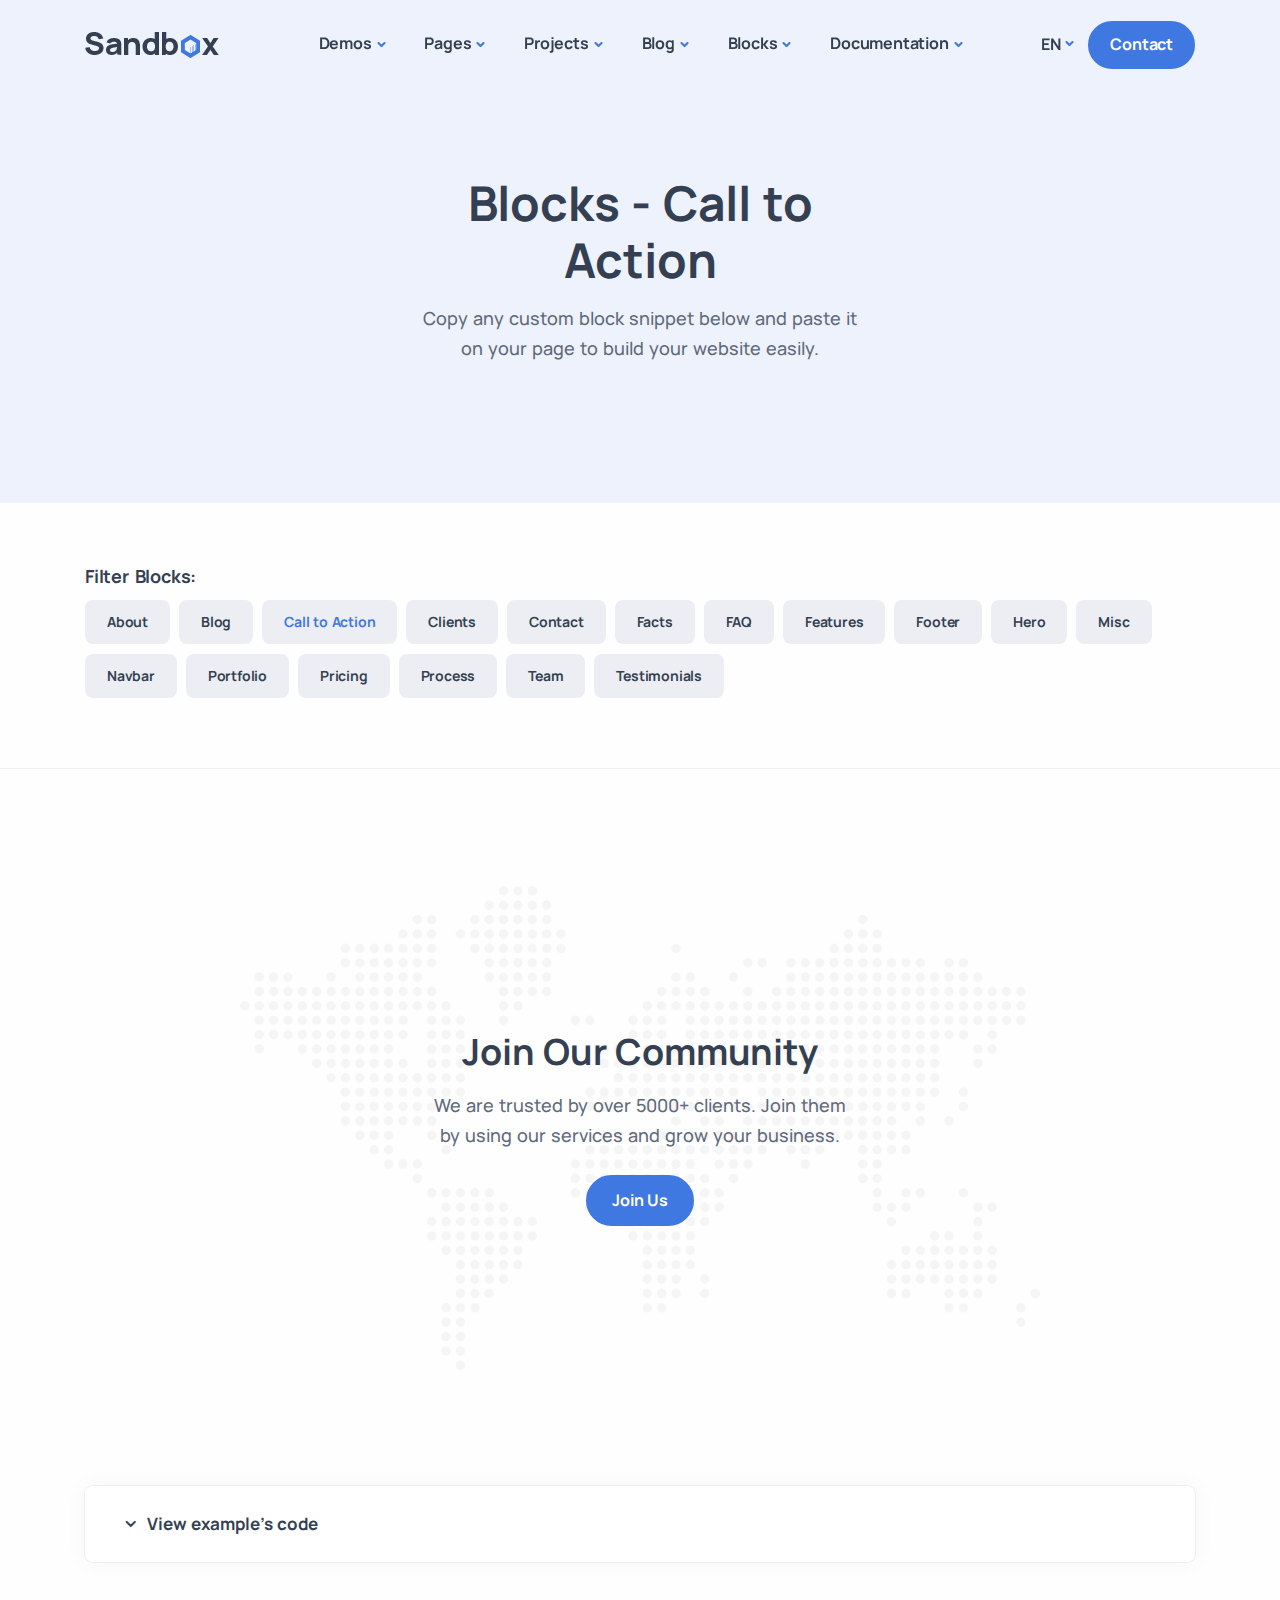
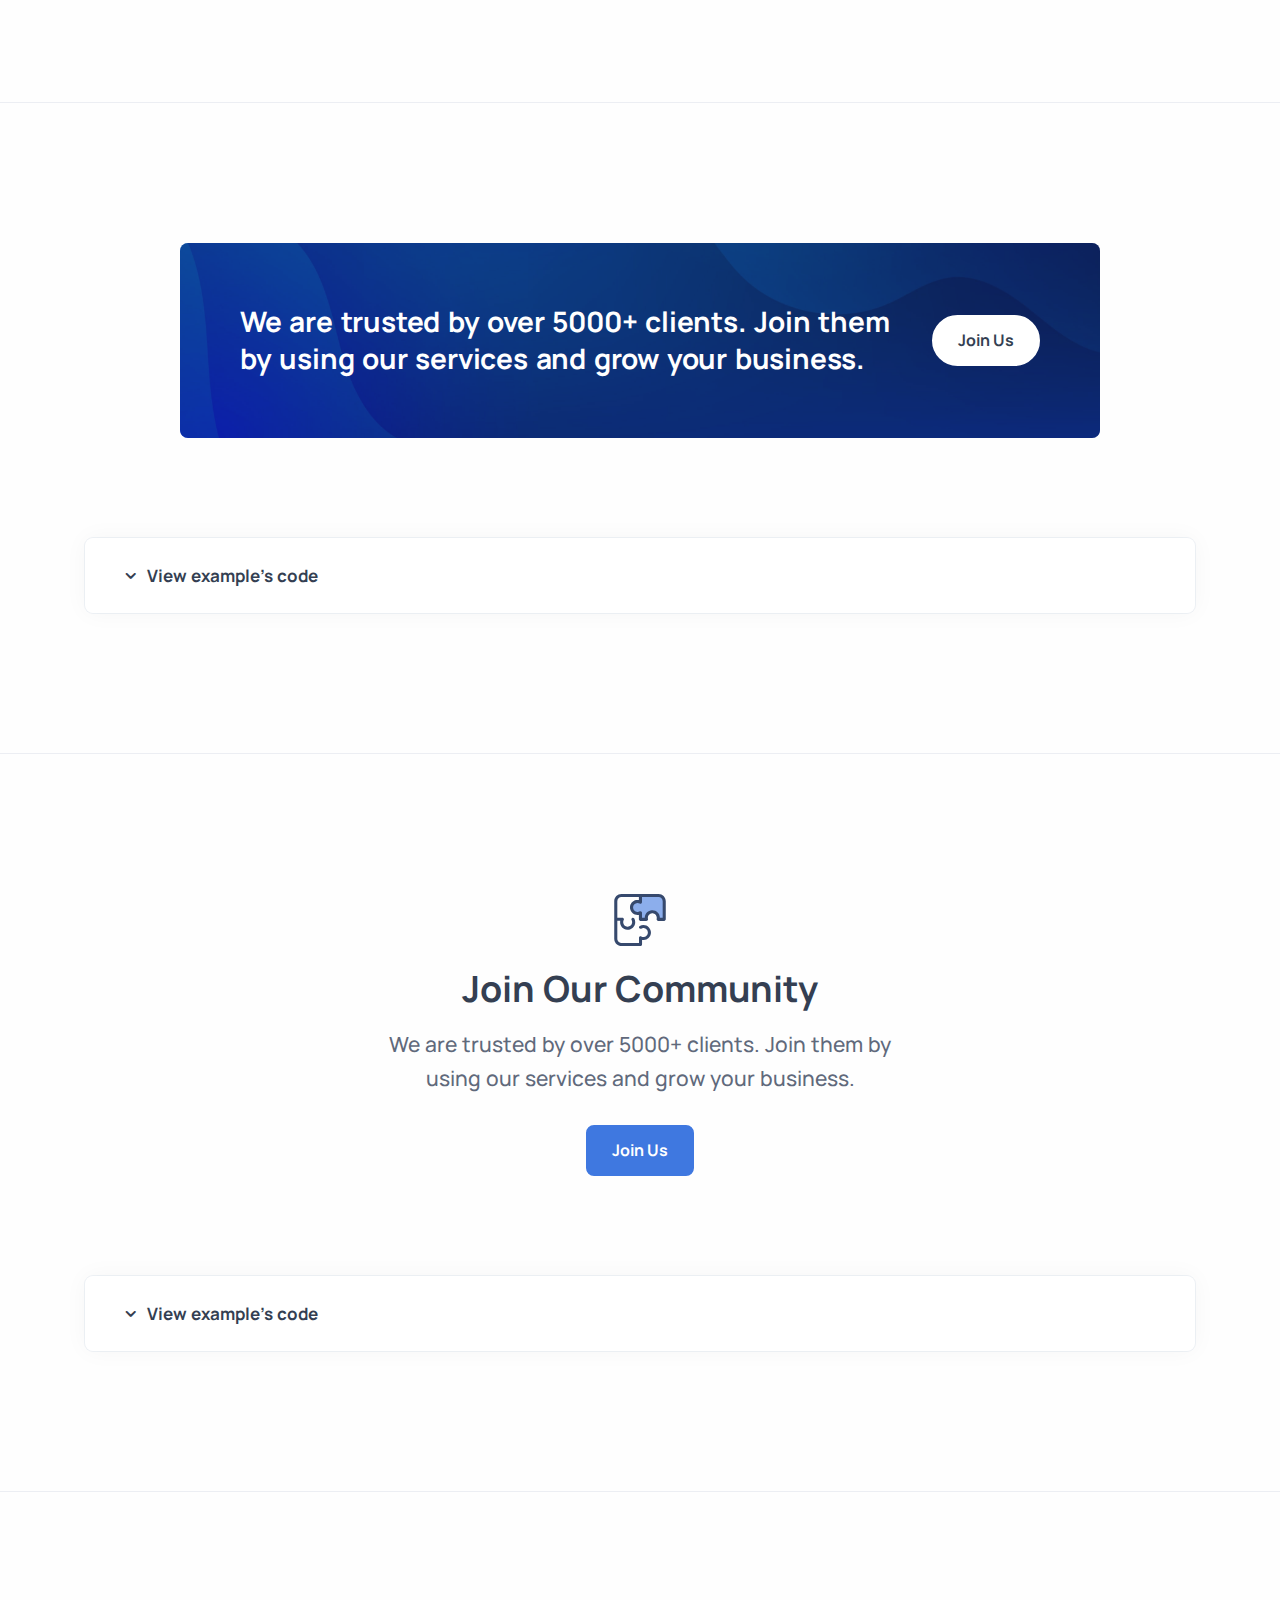
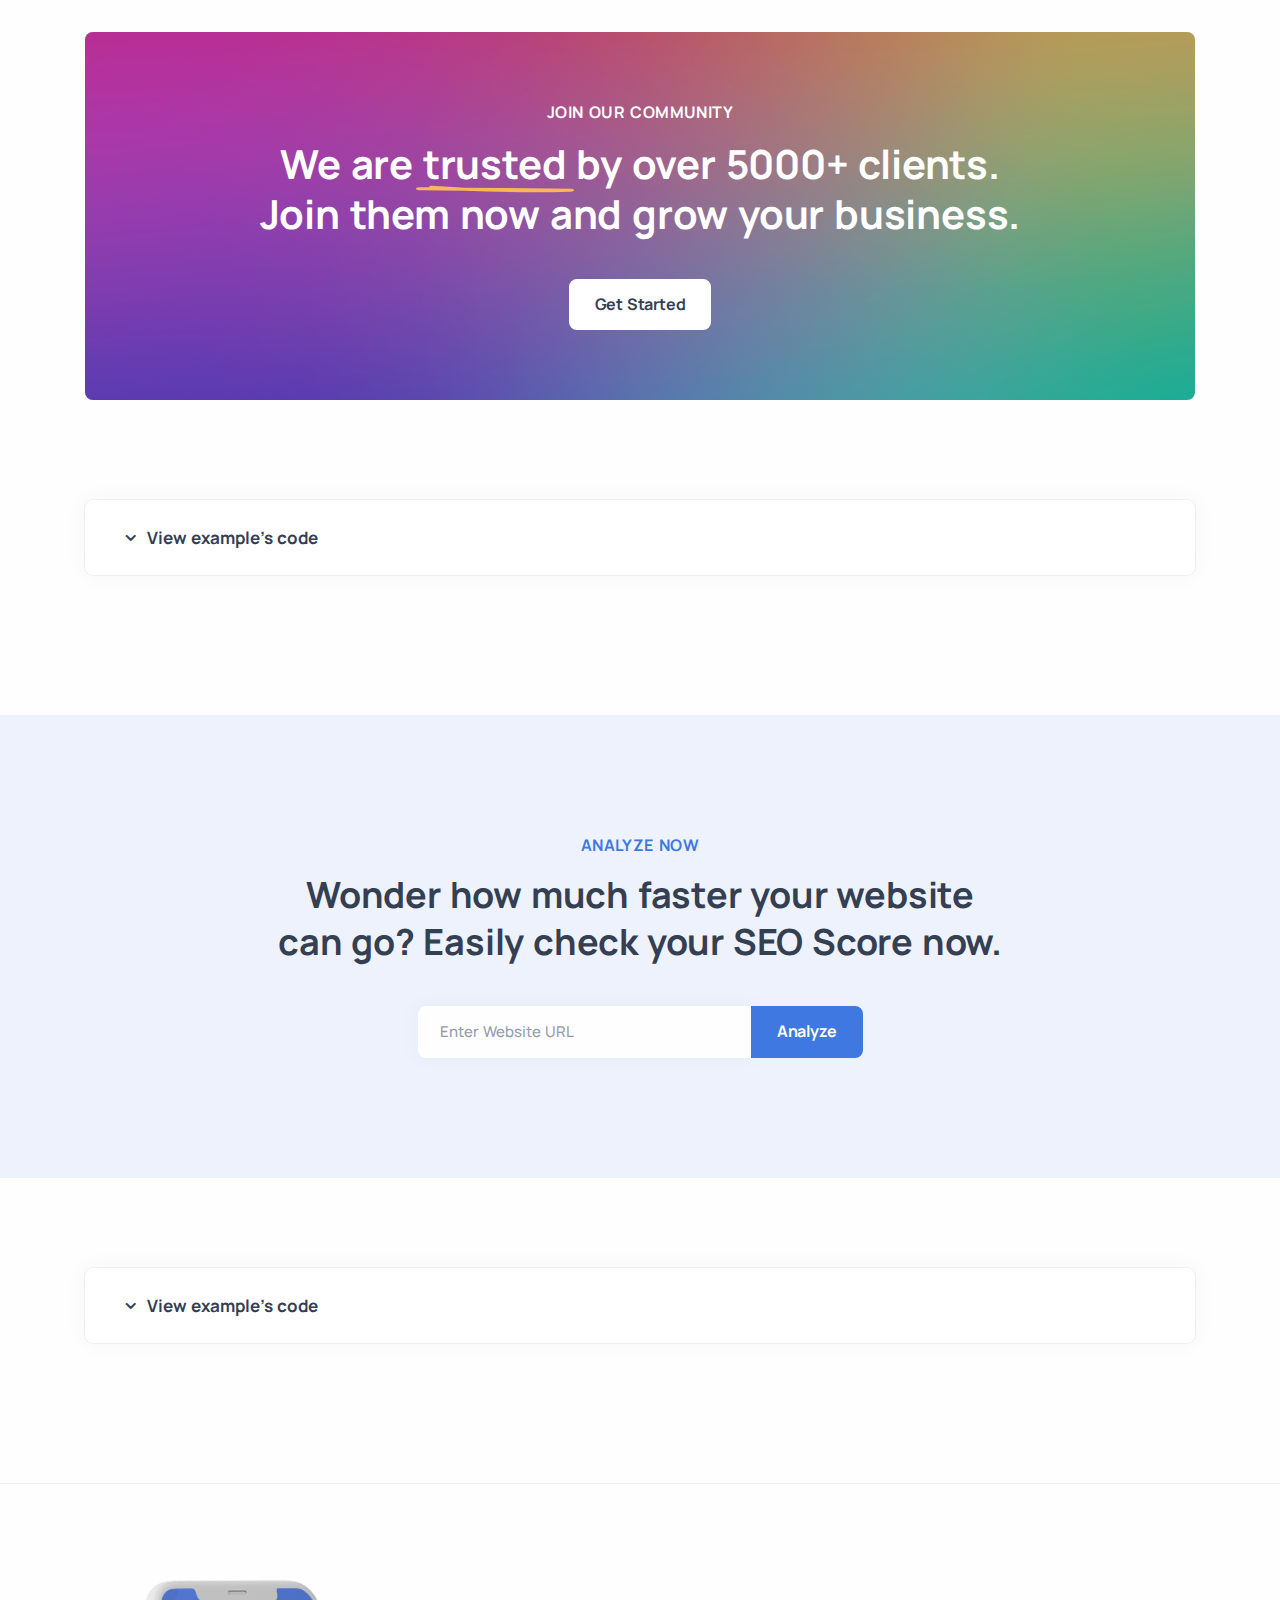
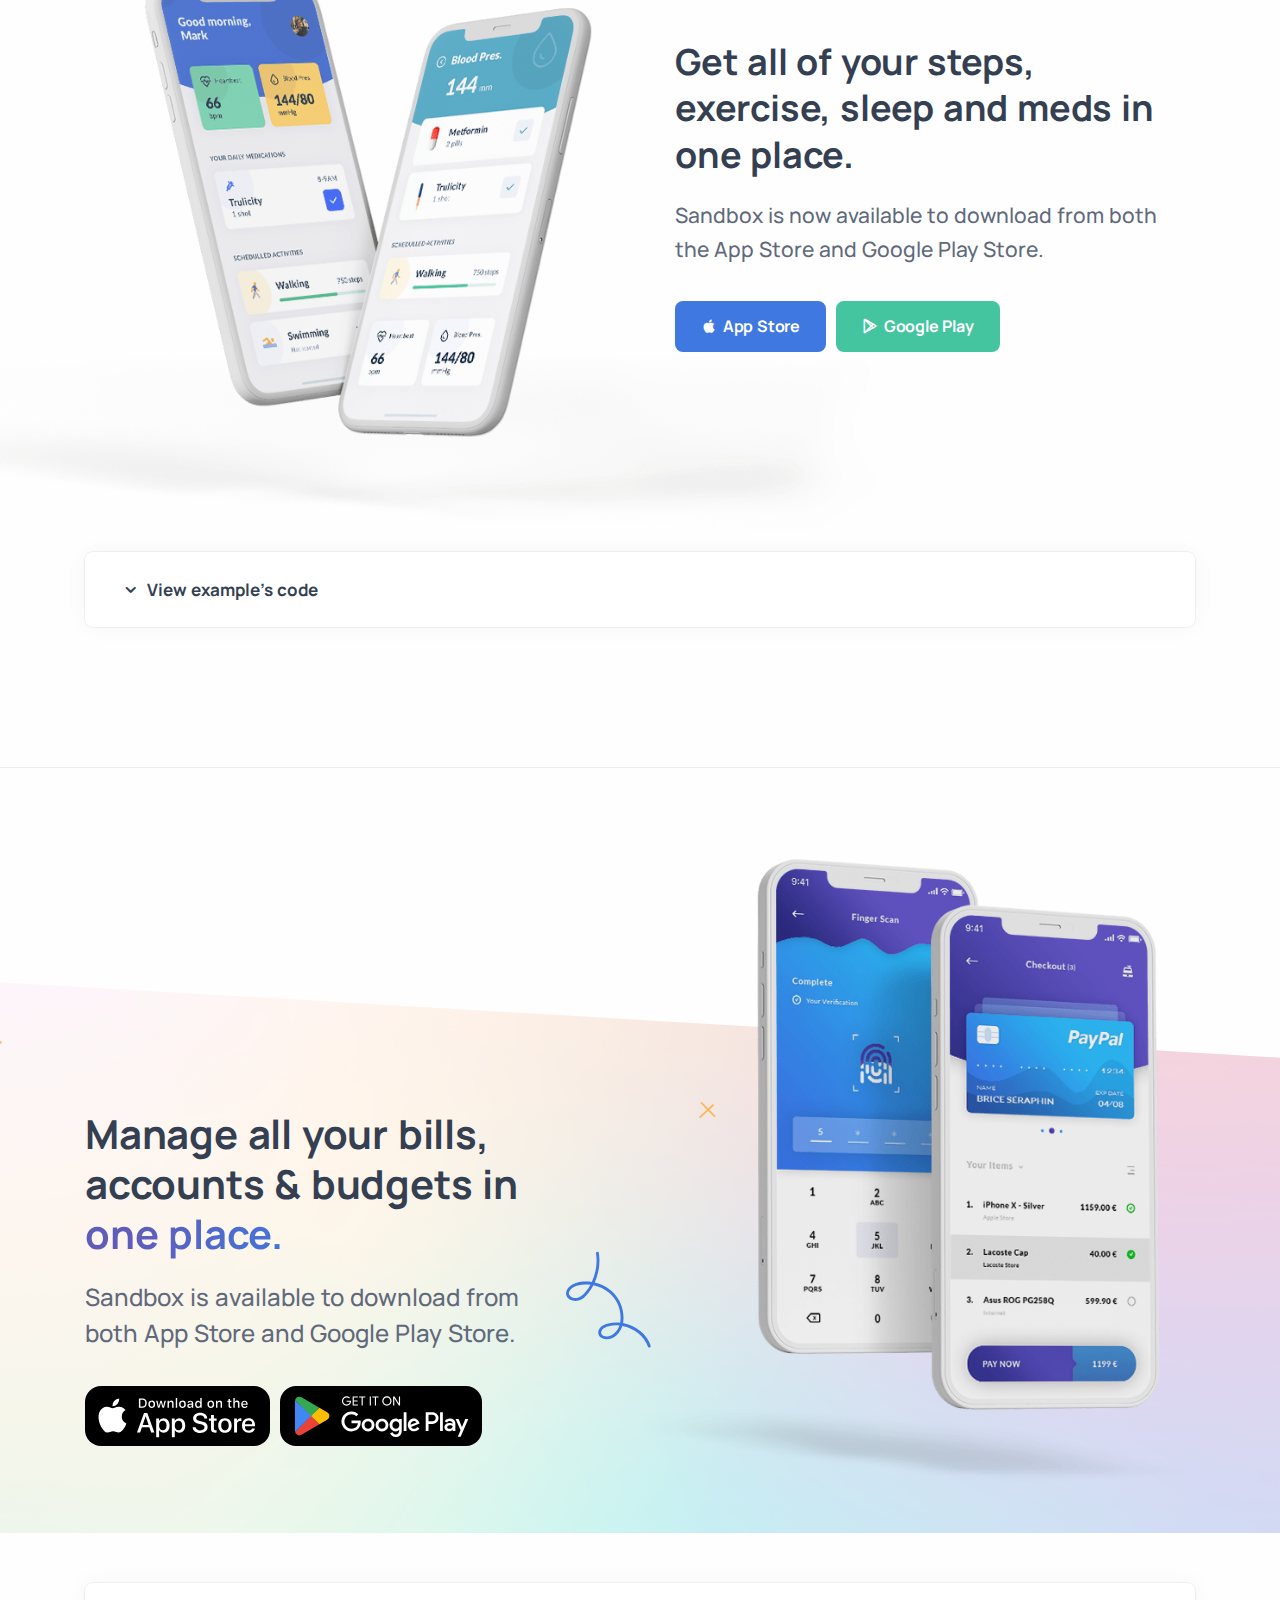
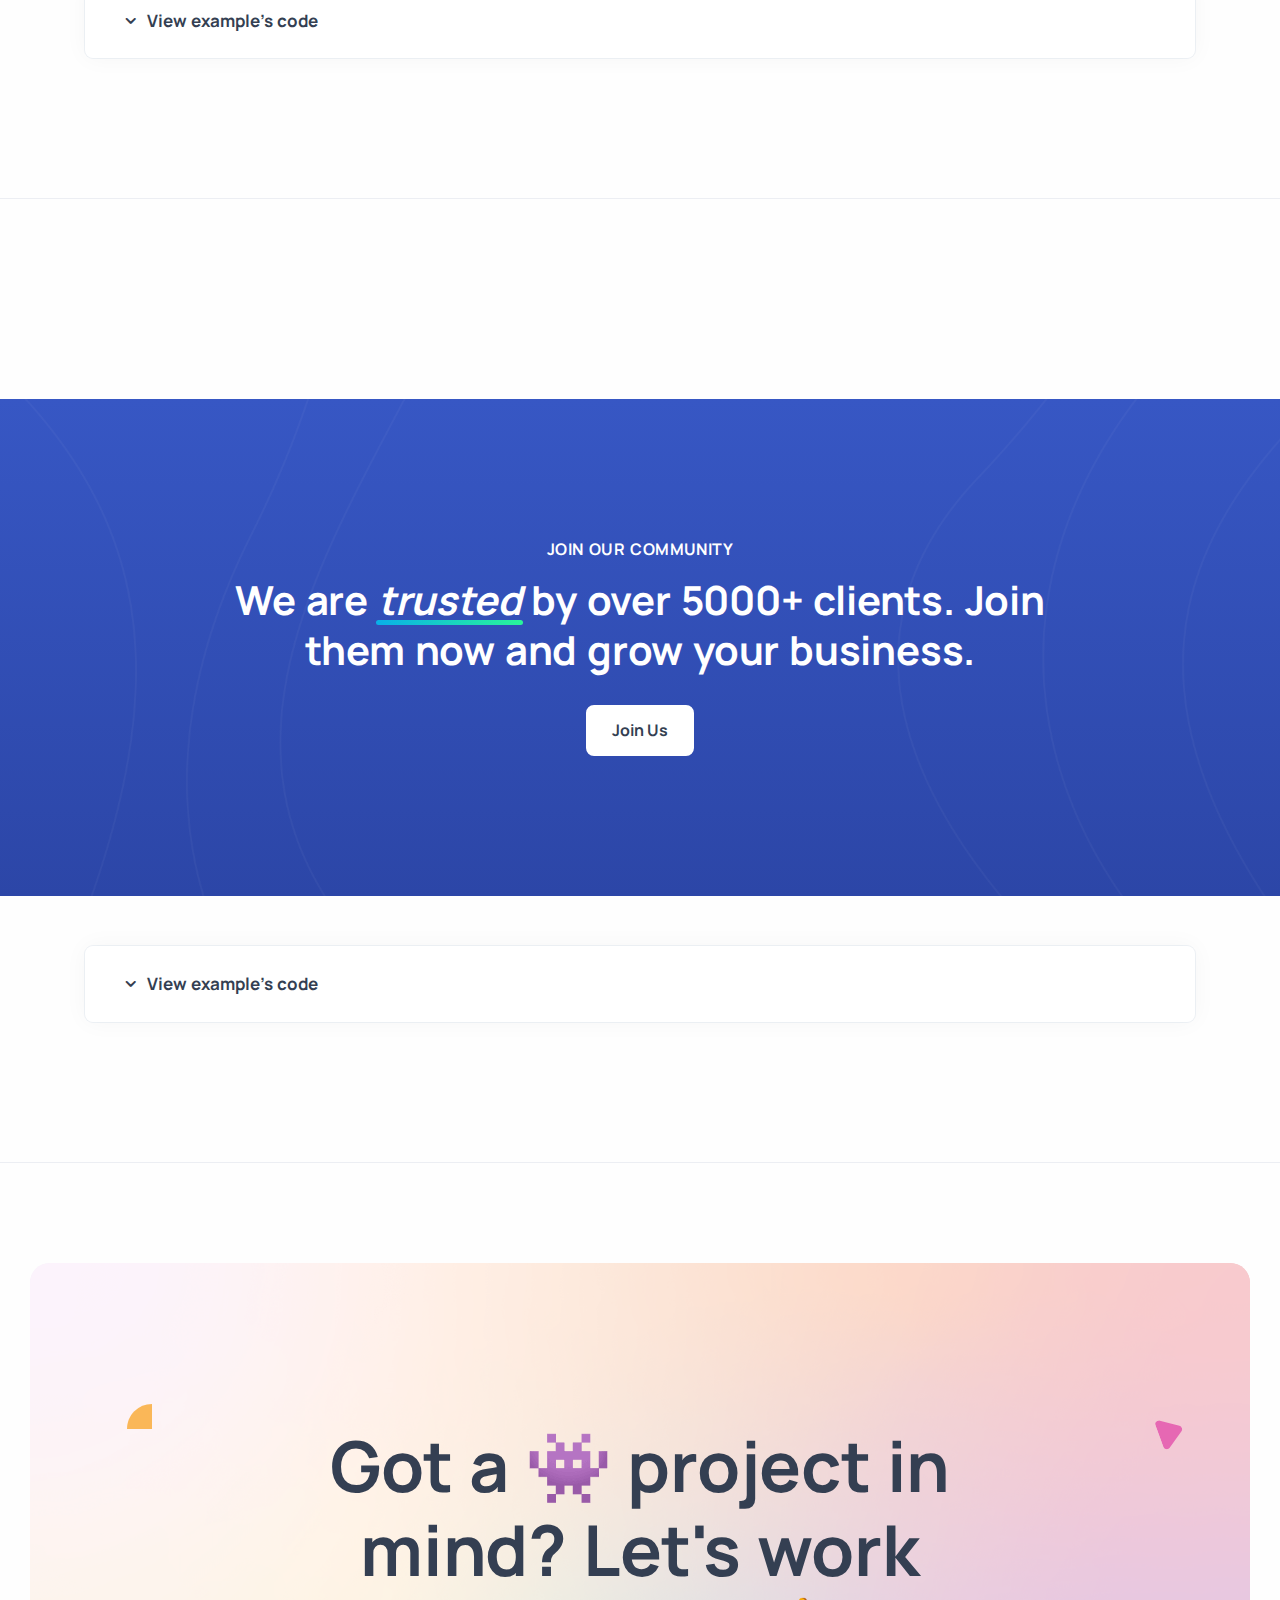
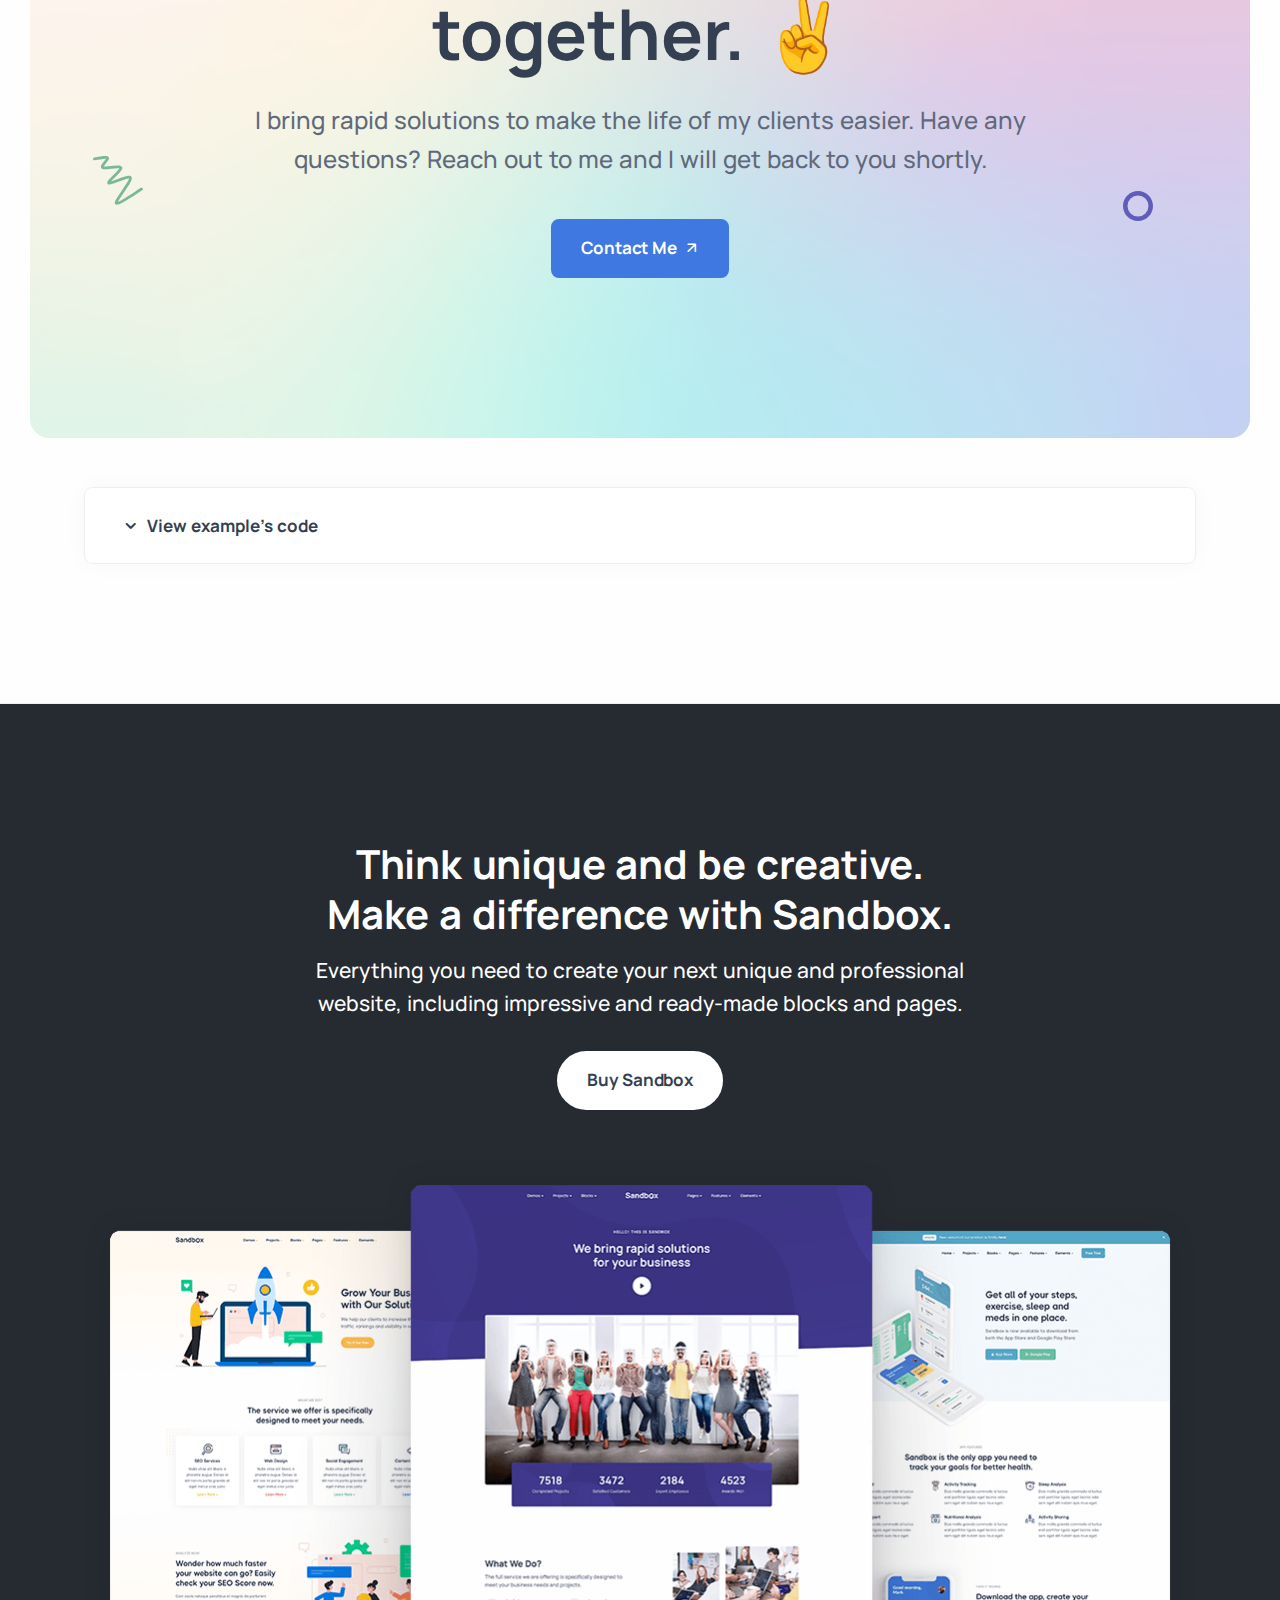
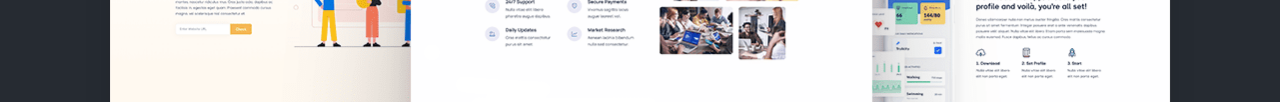
<file: docs/blocks/call-to-action.html>
<!DOCTYPE html>
<html lang="en">

<head>
  <meta charset="utf-8">
  <meta name="viewport" content="width=device-width, initial-scale=1.0">
  <meta name="description" content="An impressive and flawless site template that includes various UI elements and countless features, attractive ready-made blocks and rich pages, basically everything you need to create a unique and professional website.">
  <meta name="keywords" content="bootstrap 5, business, corporate, creative, gulp, marketing, minimal, modern, multipurpose, one page, responsive, saas, sass, seo, startup, html5 template, site template">
  <meta name="author" content="elemis">
  <title>Sandbox - Modern & Multipurpose Bootstrap 5 Template</title>
  <link rel="shortcut icon" href="../../assets/img/favicon.png">
  <link rel="stylesheet" href="../../assets/css/plugins.css">
  <link rel="stylesheet" href="../../assets/css/style.css">
</head>

<body>
  <div class="content-wrapper">
    <header class="wrapper bg-soft-primary">
      <nav class="navbar navbar-expand-lg center-nav transparent navbar-light">
        <div class="container flex-lg-row flex-nowrap align-items-center">
          <div class="navbar-brand w-100">
            <a href="../../index.html">
              <img src="../../assets/img/logo.png" srcset="../../assets/img/logo@2x.png 2x" alt="" />
            </a>
          </div>
          <div class="navbar-collapse offcanvas offcanvas-nav offcanvas-start">
            <div class="offcanvas-header d-lg-none">
              <h3 class="text-white fs-30 mb-0">Sandbox</h3>
              <button type="button" class="btn-close btn-close-white" data-bs-dismiss="offcanvas" aria-label="Close"></button>
            </div>
            <div class="offcanvas-body ms-lg-auto d-flex flex-column h-100">
              <ul class="navbar-nav">
                <li class="nav-item dropdown dropdown-mega">
                  <a class="nav-link dropdown-toggle" href="#" data-bs-toggle="dropdown">Demos</a>
                  <ul class="dropdown-menu mega-menu mega-menu-dark mega-menu-img">
                    <li class="mega-menu-content mega-menu-scroll">
                      <ul class="row row-cols-1 row-cols-lg-6 gx-0 gx-lg-4 gy-lg-2 list-unstyled">
                        <li class="col">
                          <a class="dropdown-item" href="../../demo1.html">
                            <figure class="rounded lift d-none d-lg-block"><img src="../../assets/img/demos/mi1.jpg" srcset="../../assets/img/demos/mi1@2x.jpg 2x" alt=""></figure>
                            <span class="d-lg-none">Demo 1</span>
                          </a>
                        </li>
                        <li class="col">
                          <a class="dropdown-item" href="../../demo2.html">
                            <figure class="rounded lift d-none d-lg-block"><img src="../../assets/img/demos/mi2.jpg" srcset="../../assets/img/demos/mi2@2x.jpg 2x" alt=""></figure>
                            <span class="d-lg-none">Demo 2</span>
                          </a>
                        </li>
                        <li class="col">
                          <a class="dropdown-item" href="../../demo3.html">
                            <figure class="rounded lift d-none d-lg-block"><img src="../../assets/img/demos/mi3.jpg" srcset="../../assets/img/demos/mi3@2x.jpg 2x" alt=""></figure>
                            <span class="d-lg-none">Demo 3</span>
                          </a>
                        </li>
                        <li class="col">
                          <a class="dropdown-item" href="../../demo4.html">
                            <figure class="rounded lift d-none d-lg-block"><img src="../../assets/img/demos/mi4.jpg" srcset="../../assets/img/demos/mi4@2x.jpg 2x" alt=""></figure>
                            <span class="d-lg-none">Demo 4</span>
                          </a>
                        </li>
                        <li class="col">
                          <a class="dropdown-item" href="../../demo5.html">
                            <figure class="rounded lift d-none d-lg-block"><img src="../../assets/img/demos/mi5.jpg" srcset="../../assets/img/demos/mi5@2x.jpg 2x" alt=""></figure>
                            <span class="d-lg-none">Demo 5</span>
                          </a>
                        </li>
                        <li class="col">
                          <a class="dropdown-item" href="../../demo6.html">
                            <figure class="rounded lift d-none d-lg-block"><img src="../../assets/img/demos/mi6.jpg" srcset="../../assets/img/demos/mi6@2x.jpg 2x" alt=""></figure>
                            <span class="d-lg-none">Demo 6</span>
                          </a>
                        </li>
                        <li class="col">
                          <a class="dropdown-item" href="../../demo7.html">
                            <figure class="rounded lift d-none d-lg-block"><img src="../../assets/img/demos/mi7.jpg" srcset="../../assets/img/demos/mi7@2x.jpg 2x" alt=""></figure>
                            <span class="d-lg-none">Demo 7</span>
                          </a>
                        </li>
                        <li class="col">
                          <a class="dropdown-item" href="../../demo8.html">
                            <figure class="rounded lift d-none d-lg-block"><img src="../../assets/img/demos/mi8.jpg" srcset="../../assets/img/demos/mi8@2x.jpg 2x" alt=""></figure>
                            <span class="d-lg-none">Demo 8</span>
                          </a>
                        </li>
                        <li class="col">
                          <a class="dropdown-item" href="../../demo9.html">
                            <figure class="rounded lift d-none d-lg-block"><img src="../../assets/img/demos/mi9.jpg" srcset="../../assets/img/demos/mi9@2x.jpg 2x" alt=""></figure>
                            <span class="d-lg-none">Demo 9</span>
                          </a>
                        </li>
                        <li class="col">
                          <a class="dropdown-item" href="../../demo10.html">
                            <figure class="rounded lift d-none d-lg-block"><img src="../../assets/img/demos/mi10.jpg" srcset="../../assets/img/demos/mi10@2x.jpg 2x" alt=""></figure>
                            <span class="d-lg-none">Demo 10</span>
                          </a>
                        </li>
                        <li class="col">
                          <a class="dropdown-item" href="../../demo11.html">
                            <figure class="rounded lift d-none d-lg-block"><img src="../../assets/img/demos/mi11.jpg" srcset="../../assets/img/demos/mi11@2x.jpg 2x" alt=""></figure>
                            <span class="d-lg-none">Demo 11</span>
                          </a>
                        </li>
                        <li class="col">
                          <a class="dropdown-item" href="../../demo12.html">
                            <figure class="rounded lift d-none d-lg-block"><img src="../../assets/img/demos/mi12.jpg" srcset="../../assets/img/demos/mi12@2x.jpg 2x" alt=""></figure>
                            <span class="d-lg-none">Demo 12</span>
                          </a>
                        </li>
                        <li class="col">
                          <a class="dropdown-item" href="../../demo13.html">
                            <figure class="rounded lift d-none d-lg-block"><img src="../../assets/img/demos/mi13.jpg" srcset="../../assets/img/demos/mi13@2x.jpg 2x" alt=""></figure>
                            <span class="d-lg-none">Demo 13</span>
                          </a>
                        </li>
                        <li class="col">
                          <a class="dropdown-item" href="../../demo14.html">
                            <figure class="rounded lift d-none d-lg-block"><img src="../../assets/img/demos/mi14.jpg" srcset="../../assets/img/demos/mi14@2x.jpg 2x" alt=""></figure>
                            <span class="d-lg-none">Demo 14</span>
                          </a>
                        </li>
                        <li class="col">
                          <a class="dropdown-item" href="../../demo15.html">
                            <figure class="rounded lift d-none d-lg-block"><img src="../../assets/img/demos/mi15.jpg" srcset="../../assets/img/demos/mi15@2x.jpg 2x" alt=""></figure>
                            <span class="d-lg-none">Demo 15</span>
                          </a>
                        </li>
                        <li class="col">
                          <a class="dropdown-item" href="../../demo16.html">
                            <figure class="rounded lift d-none d-lg-block"><img src="../../assets/img/demos/mi16.jpg" srcset="../../assets/img/demos/mi16@2x.jpg 2x" alt=""></figure>
                            <span class="d-lg-none">Demo 16</span>
                          </a>
                        </li>
                        <li class="col">
                          <a class="dropdown-item" href="../../demo17.html">
                            <figure class="rounded lift d-none d-lg-block"><img src="../../assets/img/demos/mi17.jpg" srcset="../../assets/img/demos/mi17@2x.jpg 2x" alt=""></figure>
                            <span class="d-lg-none">Demo 17</span>
                          </a>
                        </li>
                        <li class="col">
                          <a class="dropdown-item" href="../../demo18.html">
                            <figure class="rounded lift d-none d-lg-block"><img src="../../assets/img/demos/mi18.jpg" srcset="../../assets/img/demos/mi18@2x.jpg 2x" alt=""></figure>
                            <span class="d-lg-none">Demo 18</span>
                          </a>
                        </li>
                        <li class="col">
                          <a class="dropdown-item" href="../../demo19.html">
                            <figure class="rounded lift d-none d-lg-block"><img src="../../assets/img/demos/mi19.jpg" srcset="../../assets/img/demos/mi19@2x.jpg 2x" alt=""></figure>
                            <span class="d-lg-none">Demo 19</span>
                          </a>
                        </li>
                        <li class="col">
                          <a class="dropdown-item" href="../../demo20.html">
                            <figure class="rounded lift d-none d-lg-block"><img src="../../assets/img/demos/mi20.jpg" srcset="../../assets/img/demos/mi20@2x.jpg 2x" alt=""></figure>
                            <span class="d-lg-none">Demo 20</span>
                          </a>
                        </li>
                        <li class="col">
                          <a class="dropdown-item" href="../../demo21.html">
                            <figure class="rounded lift d-none d-lg-block"><img src="../../assets/img/demos/mi21.jpg" srcset="../../assets/img/demos/mi21@2x.jpg 2x" alt=""></figure>
                            <span class="d-lg-none">Demo 21</span>
                          </a>
                        </li>
                        <li class="col">
                          <a class="dropdown-item" href="../../demo22.html">
                            <figure class="rounded lift d-none d-lg-block"><img src="../../assets/img/demos/mi22.jpg" srcset="../../assets/img/demos/mi22@2x.jpg 2x" alt=""></figure>
                            <span class="d-lg-none">Demo 22</span>
                          </a>
                        </li>
                        <li class="col">
                          <a class="dropdown-item" href="../../demo23.html">
                            <figure class="rounded lift d-none d-lg-block"><img src="../../assets/img/demos/mi23.jpg" srcset="../../assets/img/demos/mi23@2x.jpg 2x" alt=""></figure>
                            <span class="d-lg-none">Demo 23</span>
                          </a>
                        </li>
                        <li class="col">
                          <a class="dropdown-item" href="../../demo24.html">
                            <figure class="rounded lift d-none d-lg-block"><img src="../../assets/img/demos/mi24.jpg" srcset="../../assets/img/demos/mi24@2x.jpg 2x" alt=""></figure>
                            <span class="d-lg-none">Demo 24</span>
                          </a>
                        </li>
                        <li class="col">
                          <a class="dropdown-item" href="../../demo25.html">
                            <figure class="rounded lift d-none d-lg-block"><img src="../../assets/img/demos/mi25.jpg" srcset="../../assets/img/demos/mi25@2x.jpg 2x" alt=""></figure>
                            <span class="d-lg-none">Demo 25</span>
                          </a>
                        </li>
                        <li class="col">
                          <a class="dropdown-item" href="../../demo26.html">
                            <figure class="rounded lift d-none d-lg-block"><img src="../../assets/img/demos/mi26.jpg" srcset="../../assets/img/demos/mi26@2x.jpg 2x" alt=""></figure>
                            <span class="d-lg-none">Demo 26</span>
                          </a>
                        </li>
                        <li class="col">
                          <a class="dropdown-item" href="../../demo27.html">
                            <figure class="rounded lift d-none d-lg-block"><img src="../../assets/img/demos/mi27.jpg" srcset="../../assets/img/demos/mi27@2x.jpg 2x" alt=""></figure>
                            <span class="d-lg-none">Demo 27</span>
                          </a>
                        </li>
                        <li class="col">
                          <a class="dropdown-item" href="../../demo28.html">
                            <figure class="rounded lift d-none d-lg-block"><img src="../../assets/img/demos/mi28.jpg" srcset="../../assets/img/demos/mi28@2x.jpg 2x" alt=""></figure>
                            <span class="d-lg-none">Demo 28</span>
                          </a>
                        </li>
                        <li class="col">
                          <a class="dropdown-item" href="../../demo29.html">
                            <figure class="rounded lift d-none d-lg-block"><img src="../../assets/img/demos/mi29.jpg" srcset="../../assets/img/demos/mi29@2x.jpg 2x" alt=""></figure>
                            <span class="d-lg-none">Demo 29</span>
                          </a>
                        </li>
                        <li class="col">
                          <a class="dropdown-item" href="../../demo30.html">
                            <figure class="rounded lift d-none d-lg-block"><img src="../../assets/img/demos/mi30.jpg" srcset="../../assets/img/demos/mi30@2x.jpg 2x" alt=""></figure>
                            <span class="d-lg-none">Demo 30</span>
                          </a>
                        </li>
                        <li class="col">
                          <a class="dropdown-item" href="../../demo31.html">
                            <figure class="rounded lift d-none d-lg-block"><img src="../../assets/img/demos/mi31.jpg" srcset="../../assets/img/demos/mi31@2x.jpg 2x" alt=""></figure>
                            <span class="d-lg-none">Demo 31</span>
                          </a>
                        </li>
                        <li class="col">
                          <a class="dropdown-item" href="../../demo32.html">
                            <figure class="rounded lift d-none d-lg-block"><img src="../../assets/img/demos/mi32.jpg" srcset="../../assets/img/demos/mi32@2x.jpg 2x" alt=""></figure>
                            <span class="d-lg-none">Demo 32</span>
                          </a>
                        </li>
                        <li class="col">
                          <a class="dropdown-item" href="../../demo33.html">
                            <figure class="rounded lift d-none d-lg-block"><img src="../../assets/img/demos/mi33.jpg" srcset="../../assets/img/demos/mi33@2x.jpg 2x" alt=""></figure>
                            <span class="d-lg-none">Demo 33</span>
                          </a>
                        </li>
                        <li class="col">
                          <a class="dropdown-item" href="../../demo34.html">
                            <figure class="rounded lift d-none d-lg-block"><img src="../../assets/img/demos/mi34.jpg" srcset="../../assets/img/demos/mi34@2x.jpg 2x" alt=""></figure>
                            <span class="d-lg-none">Demo 34</span>
                          </a>
                        </li>
                      </ul>
                      <!--/.row -->
                      <span class="d-none d-lg-flex"><i class="uil uil-direction"></i><strong>Scroll to view more</strong></span>
                    </li>
                    <!--/.mega-menu-content-->
                  </ul>
                  <!--/.dropdown-menu -->
                </li>
                <li class="nav-item dropdown">
                  <a class="nav-link dropdown-toggle" href="#" data-bs-toggle="dropdown">Pages</a>
                  <ul class="dropdown-menu">
                    <li class="dropdown dropdown-submenu dropend"><a class="dropdown-item dropdown-toggle" href="#" data-bs-toggle="dropdown">Services</a>
                      <ul class="dropdown-menu">
                        <li class="nav-item"><a class="dropdown-item" href="../../services.html">Services I</a></li>
                        <li class="nav-item"><a class="dropdown-item" href="../../services2.html">Services II</a></li>
                      </ul>
                    </li>
                    <li class="dropdown dropdown-submenu dropend"><a class="dropdown-item dropdown-toggle" href="#" data-bs-toggle="dropdown">About</a>
                      <ul class="dropdown-menu">
                        <li class="nav-item"><a class="dropdown-item" href="../../about.html">About I</a></li>
                        <li class="nav-item"><a class="dropdown-item" href="../../about2.html">About II</a></li>
                      </ul>
                    </li>
                    <li class="dropdown dropdown-submenu dropend"><a class="dropdown-item dropdown-toggle" href="#" data-bs-toggle="dropdown">Shop</a>
                      <ul class="dropdown-menu">
                        <li class="nav-item"><a class="dropdown-item" href="../../shop.html">Shop I</a></li>
                        <li class="nav-item"><a class="dropdown-item" href="../../shop2.html">Shop II</a></li>
                        <li class="nav-item"><a class="dropdown-item" href="../../shop-product.html">Product Page</a></li>
                        <li class="nav-item"><a class="dropdown-item" href="../../shop-cart.html">Shopping Cart</a></li>
                        <li class="nav-item"><a class="dropdown-item" href="../../shop-checkout.html">Checkout</a></li>
                      </ul>
                    </li>
                    <li class="dropdown dropdown-submenu dropend"><a class="dropdown-item dropdown-toggle" href="#" data-bs-toggle="dropdown">Contact</a>
                      <ul class="dropdown-menu">
                        <li class="nav-item"><a class="dropdown-item" href="../../contact.html">Contact I</a></li>
                        <li class="nav-item"><a class="dropdown-item" href="../../contact2.html">Contact II</a></li>
                        <li class="nav-item"><a class="dropdown-item" href="../../contact3.html">Contact III</a></li>
                      </ul>
                    </li>
                    <li class="dropdown dropdown-submenu dropend"><a class="dropdown-item dropdown-toggle" href="#" data-bs-toggle="dropdown">Career</a>
                      <ul class="dropdown-menu">
                        <li class="nav-item"><a class="dropdown-item" href="../../career.html">Job Listing I</a></li>
                        <li class="nav-item"><a class="dropdown-item" href="../../career2.html">Job Listing II</a></li>
                        <li class="nav-item"><a class="dropdown-item" href="../../career-job.html">Job Description</a></li>
                      </ul>
                    </li>
                    <li class="dropdown dropdown-submenu dropend"><a class="dropdown-item dropdown-toggle" href="#" data-bs-toggle="dropdown">Utility</a>
                      <ul class="dropdown-menu">
                        <li class="nav-item"><a class="dropdown-item" href="../../404.html">404 Not Found</a></li>
                        <li class="nav-item"><a class="dropdown-item" href="../../page-loader.html">Page Loader</a></li>
                        <li class="nav-item"><a class="dropdown-item" href="../../signin.html">Sign In I</a></li>
                        <li class="nav-item"><a class="dropdown-item" href="../../signin2.html">Sign In II</a></li>
                        <li class="nav-item"><a class="dropdown-item" href="../../signup.html">Sign Up I</a></li>
                        <li class="nav-item"><a class="dropdown-item" href="../../signup2.html">Sign Up II</a></li>
                        <li class="nav-item"><a class="dropdown-item" href="../../terms.html">Terms</a></li>
                      </ul>
                    </li>
                    <li class="nav-item"><a class="dropdown-item" href="../../pricing.html">Pricing</a></li>
                    <li class="nav-item"><a class="dropdown-item" href="../../onepage.html">One Page</a></li>
                  </ul>
                </li>
                <li class="nav-item dropdown">
                  <a class="nav-link dropdown-toggle" href="#" data-bs-toggle="dropdown">Projects</a>
                  <div class="dropdown-menu dropdown-lg">
                    <div class="dropdown-lg-content">
                      <div>
                        <h6 class="dropdown-header">Project Pages</h6>
                        <ul class="list-unstyled">
                          <li><a class="dropdown-item" href="../../projects.html">Projects I</a></li>
                          <li><a class="dropdown-item" href="../../projects2.html">Projects II</a></li>
                          <li><a class="dropdown-item" href="../../projects3.html">Projects III</a></li>
                          <li><a class="dropdown-item" href="../../projects4.html">Projects IV</a></li>
                        </ul>
                      </div>
                      <!-- /.column -->
                      <div>
                        <h6 class="dropdown-header">Single Projects</h6>
                        <ul class="list-unstyled">
                          <li><a class="dropdown-item" href="../../single-project.html">Single Project I</a></li>
                          <li><a class="dropdown-item" href="../../single-project2.html">Single Project II</a></li>
                          <li><a class="dropdown-item" href="../../single-project3.html">Single Project III</a></li>
                          <li><a class="dropdown-item" href="../../single-project4.html">Single Project IV</a></li>
                        </ul>
                      </div>
                      <!-- /.column -->
                    </div>
                    <!-- /auto-column -->
                  </div>
                </li>
                <li class="nav-item dropdown">
                  <a class="nav-link dropdown-toggle" href="#" data-bs-toggle="dropdown">Blog</a>
                  <ul class="dropdown-menu">
                    <li class="nav-item"><a class="dropdown-item" href="../../blog.html">Blog without Sidebar</a></li>
                    <li class="nav-item"><a class="dropdown-item" href="../../blog2.html">Blog with Sidebar</a></li>
                    <li class="nav-item"><a class="dropdown-item" href="../../blog3.html">Blog with Left Sidebar</a></li>
                    <li class="dropdown dropdown-submenu dropend"><a class="dropdown-item dropdown-toggle" href="#" data-bs-toggle="dropdown">Blog Posts</a>
                      <ul class="dropdown-menu">
                        <li class="nav-item"><a class="dropdown-item" href="../../blog-post.html">Post without Sidebar</a></li>
                        <li class="nav-item"><a class="dropdown-item" href="../../blog-post2.html">Post with Sidebar</a></li>
                        <li class="nav-item"><a class="dropdown-item" href="../../blog-post3.html">Post with Left Sidebar</a></li>
                      </ul>
                    </li>
                  </ul>
                </li>
                <li class="nav-item dropdown dropdown-mega">
                  <a class="nav-link dropdown-toggle" href="#" data-bs-toggle="dropdown">Blocks</a>
                  <ul class="dropdown-menu mega-menu mega-menu-dark mega-menu-img">
                    <li class="mega-menu-content">
                      <ul class="row row-cols-1 row-cols-lg-6 gx-0 gx-lg-6 gy-lg-4 list-unstyled">
                        <li class="col"><a class="dropdown-item" href="../../docs/blocks/about.html">
                            <div class="rounded img-svg d-none d-lg-block p-4 mb-lg-2"><img class="rounded-0" src="../../assets/img/demos/block1.svg" alt=""></div>
                            <span>About</span>
                          </a>
                        </li>
                        <li class="col"><a class="dropdown-item" href="../../docs/blocks/blog.html">
                            <div class="rounded img-svg d-none d-lg-block p-4 mb-lg-2"><img class="rounded-0" src="../../assets/img/demos/block2.svg" alt=""></div>
                            <span>Blog</span>
                          </a>
                        </li>
                        <li class="col"><a class="dropdown-item" href="../../docs/blocks/call-to-action.html">
                            <div class="rounded img-svg d-none d-lg-block p-4 mb-lg-2"><img class="rounded-0" src="../../assets/img/demos/block3.svg" alt=""></div>
                            <span>Call to Action</span>
                          </a>
                        </li>
                        <li class="col"><a class="dropdown-item" href="../../docs/blocks/clients.html">
                            <div class="rounded img-svg d-none d-lg-block p-4 mb-lg-2"><img class="rounded-0" src="../../assets/img/demos/block4.svg" alt=""></div>
                            <span>Clients</span>
                          </a>
                        </li>
                        <li class="col"><a class="dropdown-item" href="../../docs/blocks/contact.html">
                            <div class="rounded img-svg d-none d-lg-block p-4 mb-lg-2"><img class="rounded-0" src="../../assets/img/demos/block5.svg" alt=""></div>
                            <span>Contact</span>
                          </a>
                        </li>
                        <li class="col"><a class="dropdown-item" href="../../docs/blocks/facts.html">
                            <div class="rounded img-svg d-none d-lg-block p-4 mb-lg-2"><img class="rounded-0" src="../../assets/img/demos/block6.svg" alt=""></div>
                            <span>Facts</span>
                          </a>
                        </li>
                        <li class="col"><a class="dropdown-item" href="../../docs/blocks/faq.html">
                            <div class="rounded img-svg d-none d-lg-block p-4 mb-lg-2"><img class="rounded-0" src="../../assets/img/demos/block7.svg" alt=""></div>
                            <span>FAQ</span>
                          </a>
                        </li>
                        <li class="col"><a class="dropdown-item" href="../../docs/blocks/features.html">
                            <div class="rounded img-svg d-none d-lg-block p-4 mb-lg-2"><img class="rounded-0" src="../../assets/img/demos/block8.svg" alt=""></div>
                            <span>Features</span>
                          </a>
                        </li>
                        <li class="col"><a class="dropdown-item" href="../../docs/blocks/footer.html">
                            <div class="rounded img-svg d-none d-lg-block p-4 mb-lg-2"><img class="rounded-0" src="../../assets/img/demos/block9.svg" alt=""></div>
                            <span>Footer</span>
                          </a>
                        </li>
                        <li class="col"><a class="dropdown-item" href="../../docs/blocks/hero.html">
                            <div class="rounded img-svg d-none d-lg-block p-4 mb-lg-2"><img class="rounded-0" src="../../assets/img/demos/block10.svg" alt=""></div>
                            <span>Hero</span>
                          </a>
                        </li>
                        <li class="col"><a class="dropdown-item" href="../../docs/blocks/misc.html">
                            <div class="rounded img-svg d-none d-lg-block p-4 mb-lg-2"><img class="rounded-0" src="../../assets/img/demos/block17.svg" alt=""></div>
                            <span>Misc</span>
                          </a>
                        </li>
                        <li class="col"><a class="dropdown-item" href="../../docs/blocks/navbar.html">
                            <div class="rounded img-svg d-none d-lg-block p-4 mb-lg-2"><img class="rounded-0" src="../../assets/img/demos/block11.svg" alt=""></div>
                            <span>Navbar</span>
                          </a>
                        </li>
                        <li class="col"><a class="dropdown-item" href="../../docs/blocks/portfolio.html">
                            <div class="rounded img-svg d-none d-lg-block p-4 mb-lg-2"><img class="rounded-0" src="../../assets/img/demos/block12.svg" alt=""></div>
                            <span>Portfolio</span>
                          </a>
                        </li>
                        <li class="col"><a class="dropdown-item" href="../../docs/blocks/pricing.html">
                            <div class="rounded img-svg d-none d-lg-block p-4 mb-lg-2"><img class="rounded-0" src="../../assets/img/demos/block13.svg" alt=""></div>
                            <span>Pricing</span>
                          </a>
                        </li>
                        <li class="col"><a class="dropdown-item" href="../../docs/blocks/process.html">
                            <div class="rounded img-svg d-none d-lg-block p-4 mb-lg-2"><img class="rounded-0" src="../../assets/img/demos/block14.svg" alt=""></div>
                            <span>Process</span>
                          </a>
                        </li>
                        <li class="col"><a class="dropdown-item" href="../../docs/blocks/team.html">
                            <div class="rounded img-svg d-none d-lg-block p-4 mb-lg-2"><img class="rounded-0" src="../../assets/img/demos/block15.svg" alt=""></div>
                            <span>Team</span>
                          </a>
                        </li>
                        <li class="col"><a class="dropdown-item" href="../../docs/blocks/testimonials.html">
                            <div class="rounded img-svg d-none d-lg-block p-4 mb-lg-2"><img class="rounded-0" src="../../assets/img/demos/block16.svg" alt=""></div>
                            <span>Testimonials</span>
                          </a>
                        </li>
                      </ul>
                      <!--/.row -->
                    </li>
                    <!--/.mega-menu-content-->
                  </ul>
                  <!--/.dropdown-menu -->
                </li>
                <li class="nav-item dropdown dropdown-mega">
                  <a class="nav-link dropdown-toggle" href="#" data-bs-toggle="dropdown">Documentation</a>
                  <ul class="dropdown-menu mega-menu">
                    <li class="mega-menu-content">
                      <div class="row gx-0 gx-lg-3">
                        <div class="col-lg-4">
                          <h6 class="dropdown-header">Usage</h6>
                          <ul class="list-unstyled cc-2 pb-lg-1">
                            <li><a class="dropdown-item" href="../../docs/index.html">Get Started</a></li>
                            <li><a class="dropdown-item" href="../../docs/forms.html">Forms</a></li>
                            <li><a class="dropdown-item" href="../../docs/faq.html">FAQ</a></li>
                            <li><a class="dropdown-item" href="../../docs/changelog.html">Changelog</a></li>
                            <li><a class="dropdown-item" href="../../docs/credits.html">Credits</a></li>
                          </ul>
                          <h6 class="dropdown-header mt-lg-6">Styleguide</h6>
                          <ul class="list-unstyled cc-2">
                            <li><a class="dropdown-item" href="../../docs/styleguide/colors.html">Colors</a></li>
                            <li><a class="dropdown-item" href="../../docs/styleguide/fonts.html">Fonts</a></li>
                            <li><a class="dropdown-item" href="../../docs/styleguide/icons-svg.html">SVG Icons</a></li>
                            <li><a class="dropdown-item" href="../../docs/styleguide/icons-font.html">Font Icons</a></li>
                            <li><a class="dropdown-item" href="../../docs/styleguide/illustrations.html">Illustrations</a></li>
                            <li><a class="dropdown-item" href="../../docs/styleguide/backgrounds.html">Backgrounds</a></li>
                            <li><a class="dropdown-item" href="../../docs/styleguide/misc.html">Misc</a></li>
                          </ul>
                        </div>
                        <!--/column -->
                        <div class="col-lg-8">
                          <h6 class="dropdown-header">Elements</h6>
                          <ul class="list-unstyled cc-3">
                            <li><a class="dropdown-item" href="../../docs/elements/accordion.html">Accordion</a></li>
                            <li><a class="dropdown-item" href="../../docs/elements/alerts.html">Alerts</a></li>
                            <li><a class="dropdown-item" href="../../docs/elements/animations.html">Animations</a></li>
                            <li><a class="dropdown-item" href="../../docs/elements/avatars.html">Avatars</a></li>
                            <li><a class="dropdown-item" href="../../docs/elements/background.html">Background</a></li>
                            <li><a class="dropdown-item" href="../../docs/elements/badges.html">Badges</a></li>
                            <li><a class="dropdown-item" href="../../docs/elements/buttons.html">Buttons</a></li>
                            <li><a class="dropdown-item" href="../../docs/elements/card.html">Card</a></li>
                            <li><a class="dropdown-item" href="../../docs/elements/carousel.html">Carousel</a></li>
                            <li><a class="dropdown-item" href="../../docs/elements/dividers.html">Dividers</a></li>
                            <li><a class="dropdown-item" href="../../docs/elements/form-elements.html">Form Elements</a></li>
                            <li><a class="dropdown-item" href="../../docs/elements/image-hover.html">Image Hover</a></li>
                            <li><a class="dropdown-item" href="../../docs/elements/image-mask.html">Image Mask</a></li>
                            <li><a class="dropdown-item" href="../../docs/elements/lightbox.html">Lightbox</a></li>
                            <li><a class="dropdown-item" href="../../docs/elements/player.html">Media Player</a></li>
                            <li><a class="dropdown-item" href="../../docs/elements/modal.html">Modal</a></li>
                            <li><a class="dropdown-item" href="../../docs/elements/pagination.html">Pagination</a></li>
                            <li><a class="dropdown-item" href="../../docs/elements/progressbar.html">Progressbar</a></li>
                            <li><a class="dropdown-item" href="../../docs/elements/shadows.html">Shadows</a></li>
                            <li><a class="dropdown-item" href="../../docs/elements/shapes.html">Shapes</a></li>
                            <li><a class="dropdown-item" href="../../docs/elements/tables.html">Tables</a></li>
                            <li><a class="dropdown-item" href="../../docs/elements/tabs.html">Tabs</a></li>
                            <li><a class="dropdown-item" href="../../docs/elements/text-animations.html">Text Animations</a></li>
                            <li><a class="dropdown-item" href="../../docs/elements/text-highlight.html">Text Highlight</a></li>
                            <li><a class="dropdown-item" href="../../docs/elements/tiles.html">Tiles</a></li>
                            <li><a class="dropdown-item" href="../../docs/elements/tooltips-popovers.html">Tooltips & Popovers</a></li>
                            <li><a class="dropdown-item" href="../../docs/elements/typography.html">Typography</a></li>
                          </ul>
                        </div>
                        <!--/column -->
                      </div>
                      <!--/.row -->
                    </li>
                    <!--/.mega-menu-content-->
                  </ul>
                  <!--/.dropdown-menu -->
                </li>
              </ul>
              <!-- /.navbar-nav -->
              <div class="offcanvas-footer d-lg-none">
                <div>
                  <a href="mailto:first.last@email.com" class="link-inverse">info@email.com</a>
                  <br /> 00 (123) 456 78 90 <br />
                  <nav class="nav social social-white mt-4">
                    <a href="#"><i class="uil uil-twitter"></i></a>
                    <a href="#"><i class="uil uil-facebook-f"></i></a>
                    <a href="#"><i class="uil uil-dribbble"></i></a>
                    <a href="#"><i class="uil uil-instagram"></i></a>
                    <a href="#"><i class="uil uil-youtube"></i></a>
                  </nav>
                  <!-- /.social -->
                </div>
              </div>
              <!-- /.offcanvas-footer -->
            </div>
            <!-- /.offcanvas-body -->
          </div>
          <!-- /.navbar-collapse -->
          <div class="navbar-other w-100 d-flex ms-auto">
            <ul class="navbar-nav flex-row align-items-center ms-auto">
              <li class="nav-item dropdown language-select text-uppercase">
                <a class="nav-link dropdown-item dropdown-toggle" href="#" role="button" data-bs-toggle="dropdown" aria-haspopup="true" aria-expanded="false">En</a>
                <ul class="dropdown-menu">
                  <li class="nav-item"><a class="dropdown-item" href="#">En</a></li>
                  <li class="nav-item"><a class="dropdown-item" href="#">De</a></li>
                  <li class="nav-item"><a class="dropdown-item" href="#">Es</a></li>
                </ul>
              </li>
              <li class="nav-item d-none d-md-block">
                <a href="../../contact.html" class="btn btn-sm btn-primary rounded-pill">Contact</a>
              </li>
              <li class="nav-item d-lg-none">
                <button class="hamburger offcanvas-nav-btn"><span></span></button>
              </li>
            </ul>
            <!-- /.navbar-nav -->
          </div>
          <!-- /.navbar-other -->
        </div>
        <!-- /.container -->
      </nav>
      <!-- /.navbar -->
    </header>
    <!-- /header -->
    <section class="wrapper bg-soft-primary">
      <div class="container pt-10 pb-12 pt-md-14 pb-md-16 text-center">
        <div class="row">
          <div class="col-md-9 col-lg-7 col-xl-5 mx-auto">
            <h1 class="display-1 mb-3">Blocks - Call to Action</h1>
            <p class="lead px-xxl-10">Copy any custom block snippet below and paste it on your page to build your website easily.</p>
          </div>
          <!-- /column -->
        </div>
        <!-- /.row -->
      </div>
      <!-- /.container -->
    </section>
    <!-- /section -->
    <section class="wrapper bg-light wrapper-border">
      <div class="container py-11">
        <h2 class="h5">Filter Blocks:</h2>
        <ul class="list-inline mb-0">
          <li class="list-inline-item me-1 mb-2"><a href="../../docs/blocks/about.html" class="btn btn-soft-ash btn-sm rounded ">About</a></li>
          <li class="list-inline-item me-1 mb-2"><a href="../../docs/blocks/blog.html" class="btn btn-soft-ash btn-sm rounded ">Blog</a></li>
          <li class="list-inline-item me-1 mb-2"><a href="../../docs/blocks/call-to-action.html" class="btn btn-soft-ash btn-sm rounded text-primary pe-none">Call to Action</a></li>
          <li class="list-inline-item me-1 mb-2"><a href="../../docs/blocks/clients.html" class="btn btn-soft-ash btn-sm rounded ">Clients</a></li>
          <li class="list-inline-item me-1 mb-2"><a href="../../docs/blocks/contact.html" class="btn btn-soft-ash btn-sm rounded ">Contact</a></li>
          <li class="list-inline-item me-1 mb-2"><a href="../../docs/blocks/facts.html" class="btn btn-soft-ash btn-sm rounded ">Facts</a></li>
          <li class="list-inline-item me-1 mb-2"><a href="../../docs/blocks/faq.html" class="btn btn-soft-ash btn-sm rounded ">FAQ</a></li>
          <li class="list-inline-item me-1 mb-2"><a href="../../docs/blocks/features.html" class="btn btn-soft-ash btn-sm rounded ">Features</a></li>
          <li class="list-inline-item me-1 mb-2"><a href="../../docs/blocks/footer.html" class="btn btn-soft-ash btn-sm rounded ">Footer</a></li>
          <li class="list-inline-item me-1 mb-2"><a href="../../docs/blocks/hero.html" class="btn btn-soft-ash btn-sm rounded ">Hero</a></li>
          <li class="list-inline-item me-1 mb-2"><a href="../../docs/blocks/misc.html" class="btn btn-soft-ash btn-sm rounded ">Misc</a></li>
          <li class="list-inline-item me-1 mb-2"><a href="../../docs/blocks/navbar.html" class="btn btn-soft-ash btn-sm rounded ">Navbar</a></li>
          <li class="list-inline-item me-1 mb-2"><a href="../../docs/blocks/portfolio.html" class="btn btn-soft-ash btn-sm rounded ">Portfolio</a></li>
          <li class="list-inline-item me-1 mb-2"><a href="../../docs/blocks/pricing.html" class="btn btn-soft-ash btn-sm rounded ">Pricing</a></li>
          <li class="list-inline-item me-1 mb-2"><a href="../../docs/blocks/process.html" class="btn btn-soft-ash btn-sm rounded ">Process</a></li>
          <li class="list-inline-item me-1 mb-2"><a href="../../docs/blocks/team.html" class="btn btn-soft-ash btn-sm rounded ">Team</a></li>
          <li class="list-inline-item me-1 mb-2"><a href="../../docs/blocks/testimonials.html" class="btn btn-soft-ash btn-sm rounded ">Testimonials</a></li>
        </ul>
      </div>
      <!-- /.container -->
    </section>
    <!-- /section -->
    <section class="wrapper image-wrapper bg-auto no-overlay bg-image text-center py-14 py-md-16 bg-map" data-image-src="../../assets/img/map.png">
      <div class="container py-0 py-md-17">
        <div class="row">
          <div class="col-lg-6 col-xl-5 mx-auto">
            <h2 class="display-4 mb-3 text-center">Join Our Community</h2>
            <p class="lead mb-5 px-md-16 px-lg-3">We are trusted by over 5000+ clients. Join them by using our services and grow your business.</p>
            <a href="#" class="btn btn-primary rounded-pill">Join Us</a>
          </div>
          <!-- /column -->
        </div>
        <!-- /.row -->
      </div>
      <!-- /.container -->
    </section>
    <!-- /section -->
    <section id="snippet-1" class="wrapper bg-light wrapper-border">
      <div class="container pb-15 pb-md-17">
        <div class="card">
          <div class="card-footer border-0 position-relative">
            <a class="collapse-link collapsed stretched-link" data-bs-toggle="collapse" href="#collapse-snippet-1">View example's code</a>
          </div>
          <!--/.card-footer -->
          <div id="collapse-snippet-1" class="card-footer bg-dark p-0 accordion-collapse collapse">
            <div class="code-wrapper">
              <div class="code-wrapper-inner">
                <pre class="language-html"><code>&lt;section class=&quot;wrapper image-wrapper bg-auto no-overlay bg-image text-center py-14 py-md-16 bg-map&quot; data-image-src=&quot;./assets/img/map.png&quot;&gt;
  &lt;div class=&quot;container py-0 py-md-18&quot;&gt;
    &lt;div class=&quot;row&quot;&gt;
      &lt;div class=&quot;col-lg-6 col-xl-5 mx-auto&quot;&gt;
        &lt;h2 class=&quot;display-4 mb-3 text-center&quot;&gt;Join Our Community&lt;/h2&gt;
        &lt;p class=&quot;lead mb-5 px-md-16 px-lg-3&quot;&gt;We are trusted by over 5000+ clients. Join them by using our services and grow your business.&lt;/p&gt;
        &lt;a href=&quot;#&quot; class=&quot;btn btn-primary rounded-pill&quot;&gt;Join Us&lt;/a&gt;
      &lt;/div&gt;
      &lt;!-- /column --&gt;
    &lt;/div&gt;
    &lt;!-- /.row --&gt;
  &lt;/div&gt;
  &lt;!-- /.container --&gt;
&lt;/section&gt;
&lt;!-- /section --&gt;</code></pre>
              </div>
              <!--/.code-wrapper-inner -->
            </div>
            <!--/.code-wrapper -->
          </div>
          <!--/.card-footer -->
        </div>
        <!--/.card -->
      </div>
      <!--/.container -->
    </section>
    <!-- /section -->
    <section id="snippet-2" class="wrapper bg-light wrapper-border">
      <div class="container pt-15 pt-md-17 pb-13 pb-md-15">
        <div class="row">
          <div class="col-xl-10 mx-auto">
            <div class="card image-wrapper bg-full bg-image bg-overlay bg-overlay-400" data-image-src="../../assets/img/photos/bg3.jpg">
              <div class="card-body p-6 p-md-11 d-lg-flex flex-row align-items-lg-center justify-content-md-between text-center text-lg-start">
                <h3 class="display-6 mb-6 mb-lg-0 pe-lg-10 pe-xl-5 pe-xxl-18 text-white">We are trusted by over 5000+ clients. Join them by using our services and grow your business.</h3>
                <a href="#" class="btn btn-white rounded-pill mb-0 text-nowrap">Join Us</a>
              </div>
              <!--/.card-body -->
            </div>
            <!--/.card -->
          </div>
          <!-- /column -->
        </div>
        <!-- /.row -->
      </div>
      <!-- /.container -->
      <div class="container pb-15 pb-md-17">
        <div class="card">
          <div class="card-footer border-0 position-relative">
            <a class="collapse-link collapsed stretched-link" data-bs-toggle="collapse" href="#collapse-snippet-2">View example's code</a>
          </div>
          <!--/.card-footer -->
          <div id="collapse-snippet-2" class="card-footer bg-dark p-0 accordion-collapse collapse">
            <div class="code-wrapper">
              <div class="code-wrapper-inner">
                <pre class="language-html"><code>&lt;section class=&quot;wrapper bg-light&quot;&gt;
  &lt;div class=&quot;container py-14 py-md-16&quot;&gt;
    &lt;div class=&quot;row&quot;&gt;
      &lt;div class=&quot;col-xl-10 mx-auto&quot;&gt;
        &lt;div class=&quot;card image-wrapper bg-full bg-image bg-overlay bg-overlay-400&quot; data-image-src=&quot;./assets/img/photos/bg3.jpg&quot;&gt;
          &lt;div class=&quot;card-body p-6 p-md-11 d-lg-flex flex-row align-items-lg-center justify-content-md-between text-center text-lg-start&quot;&gt;
            &lt;h3 class=&quot;display-6 mb-6 mb-lg-0 pe-lg-10 pe-xl-5 pe-xxl-18 text-white&quot;&gt;We are trusted by over 5000+ clients. Join them by using our services and grow your business.&lt;/h3&gt;
            &lt;a href=&quot;#&quot; class=&quot;btn btn-white rounded-pill mb-0 text-nowrap&quot;&gt;Join Us&lt;/a&gt;
          &lt;/div&gt;
          &lt;!--/.card-body --&gt;
        &lt;/div&gt;
        &lt;!--/.card --&gt;
      &lt;/div&gt;
      &lt;!-- /column --&gt;
    &lt;/div&gt;
    &lt;!-- /.row --&gt;
  &lt;/div&gt;
  &lt;!-- /.container --&gt;
&lt;/section&gt;
&lt;!-- /section --&gt;</code></pre>
              </div>
              <!--/.code-wrapper-inner -->
            </div>
            <!--/.code-wrapper -->
          </div>
          <!--/.card-footer -->
        </div>
        <!--/.card -->
      </div>
      <!-- /.container -->
    </section>
    <!-- /section -->
    <section id="snippet-3" class="wrapper bg-light wrapper-border">
      <div class="container pt-15 pt-md-17 pb-13 pb-md-15 text-center">
        <div class="row">
          <div class="col-md-9 col-lg-7 col-xl-7 mx-auto text-center">
            <img src="../../assets/img/icons/lineal/puzzle-2.svg" class="svg-inject icon-svg icon-svg-md mb-4" alt="" />
            <h2 class="display-4 mb-3">Join Our Community</h2>
            <p class="lead fs-lg mb-6 px-xl-10 px-xxl-15">We are trusted by over 5000+ clients. Join them by using our services and grow your business.</p>
            <a href="#" class="btn btn-primary rounded">Join Us</a>
          </div>
          <!-- /column -->
        </div>
        <!-- /.row -->
      </div>
      <!-- /.container -->
      <div class="container pb-15 pb-md-17">
        <div class="card">
          <div class="card-footer border-0 position-relative">
            <a class="collapse-link collapsed stretched-link" data-bs-toggle="collapse" href="#collapse-snippet-3">View example's code</a>
          </div>
          <!--/.card-footer -->
          <div id="collapse-snippet-3" class="card-footer bg-dark p-0 accordion-collapse collapse">
            <div class="code-wrapper">
              <div class="code-wrapper-inner">
                <pre class="language-html"><code>&lt;section class=&quot;wrapper bg-light&quot;&gt;
  &lt;div class=&quot;container py-14 py-md-16 text-center&quot;&gt;
    &lt;div class=&quot;row&quot;&gt;
      &lt;div class=&quot;col-md-9 col-lg-7 col-xl-7 mx-auto text-center&quot;&gt;
        &lt;img src=&quot;./assets/img/icons/lineal/puzzle-2.svg&quot; class=&quot;svg-inject icon-svg icon-svg-md mb-4&quot; alt=&quot;&quot; /&gt;
        &lt;h2 class=&quot;display-4 mb-3&quot;&gt;Join Our Community&lt;/h2&gt;
        &lt;p class=&quot;lead fs-lg mb-6 px-xl-10 px-xxl-15&quot;&gt;We are trusted by over 5000+ clients. Join them by using our services and grow your business.&lt;/p&gt;
        &lt;a href=&quot;#&quot; class=&quot;btn btn-primary rounded&quot;&gt;Join Us&lt;/a&gt;
      &lt;/div&gt;
      &lt;!-- /column --&gt;
    &lt;/div&gt;
    &lt;!-- /.row --&gt;
  &lt;/div&gt;
  &lt;!-- /.container --&gt;
&lt;/section&gt;
&lt;!-- /section --&gt;</code></pre>
              </div>
              <!--/.code-wrapper-inner -->
            </div>
            <!--/.code-wrapper -->
          </div>
          <!--/.card-footer -->
        </div>
        <!--/.card -->
      </div>
      <!-- /.container -->
    </section>
    <!-- /section -->
    <section id="snippet-4" class="wrapper bg-light">
      <div class="container pt-15 pt-md-17 pb-13 pb-md-15">
        <div class="card image-wrapper bg-full bg-image bg-overlay bg-overlay-300" data-image-src="../../assets/img/photos/bg16.png">
          <div class="card-body p-10 p-xl-12">
            <div class="row text-center">
              <div class="col-xl-11 col-xxl-9 mx-auto">
                <h2 class="fs-16 text-uppercase text-white mb-3">Join Our Community</h2>
                <h3 class="display-3 mb-8 px-lg-8 text-white">We are <span class="underline-3 style-2 yellow">trusted</span> by over 5000+ clients. Join them now and grow your business.</h3>
              </div>
              <!-- /column -->
            </div>
            <!-- /.row -->
            <div class="d-flex justify-content-center">
              <span><a class="btn btn-white rounded">Get Started</a></span>
            </div>
          </div>
          <!--/.card-body -->
        </div>
        <!--/.card -->
      </div>
      <!-- /.container -->
      <div class="container pb-15 pb-md-17">
        <div class="card">
          <div class="card-footer border-0 position-relative">
            <a class="collapse-link collapsed stretched-link" data-bs-toggle="collapse" href="#collapse-snippet-4">View example's code</a>
          </div>
          <!--/.card-footer -->
          <div id="collapse-snippet-4" class="card-footer bg-dark p-0 accordion-collapse collapse">
            <div class="code-wrapper">
              <div class="code-wrapper-inner">
                <pre class="language-html"><code>&lt;section class=&quot;wrapper bg-light&quot;&gt;
  &lt;div class=&quot;container pb-13 pb-md-15&quot;&gt;
    &lt;div class=&quot;card image-wrapper bg-full bg-image bg-overlay bg-overlay-300 mb-14&quot; data-image-src=&quot;./assets/img/photos/bg16.png&quot;&gt;
      &lt;div class=&quot;card-body p-10 p-xl-12&quot;&gt;
        &lt;div class=&quot;row text-center&quot;&gt;
          &lt;div class=&quot;col-xl-11 col-xxl-9 mx-auto&quot;&gt;
            &lt;h2 class=&quot;fs-16 text-uppercase text-white mb-3&quot;&gt;Join Our Community&lt;/h2&gt;
            &lt;h3 class=&quot;display-3 mb-8 px-lg-8 text-white&quot;&gt;We are &lt;span class=&quot;underline-3 style-2 yellow&quot;&gt;trusted&lt;/span&gt; by over 5000+ clients. Join them now and grow your business.&lt;/h3&gt;
          &lt;/div&gt;
          &lt;!-- /column --&gt;
        &lt;/div&gt;
        &lt;!-- /.row --&gt;
        &lt;div class=&quot;d-flex justify-content-center&quot;&gt;
          &lt;span&gt;&lt;a class=&quot;btn btn-white rounded&quot;&gt;Get Started&lt;/a&gt;&lt;/span&gt;
        &lt;/div&gt;
      &lt;/div&gt;
      &lt;!--/.card-body --&gt;
    &lt;/div&gt;
    &lt;!--/.card --&gt;
  &lt;/div&gt;
  &lt;!-- /.container --&gt;
&lt;/section&gt;
&lt;!-- /section --&gt;</code></pre>
              </div>
              <!--/.code-wrapper-inner -->
            </div>
            <!--/.code-wrapper -->
          </div>
          <!--/.card-footer -->
        </div>
        <!--/.card -->
      </div>
      <!-- /.container -->
    </section>
    <!-- /section -->
    <section id="snippet-5" class="wrapper bg-light wrapper-border">
      <div class="wrapper bg-soft-primary mb-12 mb-md-14">
        <div class="container py-14 py-md-16">
          <div class="row mb-8">
            <div class="col-lg-8 mx-auto text-center">
              <h2 class="fs-16 text-uppercase text-primary mb-3">Analyze Now</h2>
              <h3 class="display-4 mb-0">Wonder how much faster your website can go? Easily check your SEO Score now.</h3>
            </div>
            <!-- /column -->
          </div>
          <!-- /.row -->
          <div class="row">
            <div class="col-lg-5 mx-auto">
              <form action="#">
                <div class="form-floating input-group">
                  <input type="url" class="form-control border-0" placeholder="Enter Website URL" id="analyze">
                  <label for="analyze">Enter Website URL</label>
                  <button class="btn btn-primary" type="button">Analyze</button>
                </div>
              </form>
            </div>
            <!-- /column -->
          </div>
          <!-- /.row -->
        </div>
        <!-- /.container -->
      </div>
      <div class="container pb-15 pb-md-17">
        <div class="card">
          <div class="card-footer border-0 position-relative">
            <a class="collapse-link collapsed stretched-link" data-bs-toggle="collapse" href="#collapse-snippet-5">View example's code</a>
          </div>
          <!--/.card-footer -->
          <div id="collapse-snippet-5" class="card-footer bg-dark p-0 accordion-collapse collapse">
            <div class="code-wrapper">
              <div class="code-wrapper-inner">
                <pre class="language-html"><code>&lt;section class=&quot;wrapper bg-soft-primary&quot;&gt;
  &lt;div class=&quot;container py-14 py-md-16&quot;&gt;
    &lt;div class=&quot;row mb-8&quot;&gt;
      &lt;div class=&quot;col-lg-8 mx-auto text-center&quot;&gt;
        &lt;h2 class=&quot;fs-16 text-uppercase text-primary mb-3&quot;&gt;Analyze Now&lt;/h2&gt;
        &lt;h3 class=&quot;display-4 mb-0&quot;&gt;Wonder how much faster your website can go? Easily check your SEO Score now.&lt;/h3&gt;
      &lt;/div&gt;
      &lt;!-- /column --&gt;
    &lt;/div&gt;
    &lt;!-- /.row --&gt;
    &lt;div class=&quot;row&quot;&gt;
      &lt;div class=&quot;col-lg-5 mx-auto&quot;&gt;
        &lt;form action=&quot;#&quot;&gt;
          &lt;div class=&quot;form-floating input-group&quot;&gt;
            &lt;input type=&quot;url&quot; class=&quot;form-control border-0&quot; placeholder=&quot;Enter Website URL&quot; id=&quot;analyze&quot;&gt;
            &lt;label for=&quot;analyze&quot;&gt;Enter Website URL&lt;/label&gt;
            &lt;button class=&quot;btn btn-primary&quot; type=&quot;button&quot;&gt;Analyze&lt;/button&gt;
          &lt;/div&gt;
        &lt;/form&gt;
      &lt;/div&gt;
      &lt;!-- /column --&gt;
    &lt;/div&gt;
    &lt;!-- /.row --&gt;
  &lt;/div&gt;
  &lt;!-- /.container --&gt;
&lt;/section&gt;
&lt;!-- /section --&gt;</code></pre>
              </div>
              <!--/.code-wrapper-inner -->
            </div>
            <!--/.code-wrapper -->
          </div>
          <!--/.card-footer -->
        </div>
        <!--/.card -->
      </div>
      <!-- /.container -->
    </section>
    <!-- /section -->
    <section id="snippet-6" class="wrapper bg-light wrapper-border">
      <div class="container pt-10 pb-15 py-lg-17 py-xl-20 py-xxl-22 position-relative">
        <img class="position-lg-absolute col-12 col-lg-12 mt-lg-n50p mb-3 mb-md-10 mb-lg-0" src="../../assets/img/photos/devices2.png" srcset="../../assets/img/photos/devices2@2x.png 2x" alt="" style="top: 50%; left: -23%;" />
        <div class="row gx-lg-8 gx-xl-12 align-items-center">
          <div class="col-md-10 offset-md-1 col-lg-6 offset-lg-6 mt-md-n9 text-center text-lg-start">
            <h1 class="display-4 mb-4 px-md-10 px-lg-0">Get all of your steps, exercise, sleep and meds in one place.</h1>
            <p class="lead fs-lg mb-7 px-md-10 px-lg-0 pe-xxl-15">Sandbox is now available to download from both the App Store and Google Play Store.</p>
            <div class="d-flex justify-content-center justify-content-lg-start">
              <span><a class="btn btn-primary btn-icon btn-icon-start rounded me-2"><i class="uil uil-apple"></i> App Store</a></span>
              <span><a class="btn btn-green btn-icon btn-icon-start rounded"><i class="uil uil-google-play"></i> Google Play</a></span>
            </div>
          </div>
          <!-- /column -->
        </div>
        <!-- /.row -->
      </div>
      <!-- /.container -->
      <div class="container pb-15 pb-md-17">
        <div class="card">
          <div class="card-footer border-0 position-relative">
            <a class="collapse-link collapsed stretched-link" data-bs-toggle="collapse" href="#collapse-snippet-6">View example's code</a>
          </div>
          <!--/.card-footer -->
          <div id="collapse-snippet-6" class="card-footer bg-dark p-0 accordion-collapse collapse">
            <div class="code-wrapper">
              <div class="code-wrapper-inner">
                <pre class="language-html"><code>&lt;section class=&quot;wrapper bg-soft-primary&quot;&gt;
  &lt;div class=&quot;container pt-10 pb-15 py-lg-17 py-xl-20 py-xxl-22 position-relative&quot;&gt;
    &lt;img class=&quot;position-lg-absolute col-12 col-lg-12 mt-lg-n50p mb-3 mb-md-10 mb-lg-0&quot; src=&quot;./assets/img/photos/devices2.png&quot; srcset=&quot;./assets/img/photos/devices2@2x.png 2x&quot; alt=&quot;&quot; style=&quot;top: 50%; left: -23%;&quot; /&gt;
    &lt;div class=&quot;row gx-lg-8 gx-xl-12 align-items-center&quot;&gt;
      &lt;div class=&quot;col-md-10 offset-md-1 col-lg-6 offset-lg-6 mt-md-n9 text-center text-lg-start&quot;&gt;
        &lt;h1 class=&quot;display-4 mb-4 px-md-10 px-lg-0&quot;&gt;Get all of your steps, exercise, sleep and meds in one place.&lt;/h1&gt;
        &lt;p class=&quot;lead fs-lg mb-7 px-md-10 px-lg-0 pe-xxl-15&quot;&gt;Sandbox is now available to download from both the App Store and Google Play Store.&lt;/p&gt;
        &lt;div class=&quot;d-flex justify-content-center justify-content-lg-start&quot;&gt;
          &lt;span&gt;&lt;a class=&quot;btn btn-primary btn-icon btn-icon-start rounded me-2&quot;&gt;&lt;i class=&quot;uil uil-apple&quot;&gt;&lt;/i&gt; App Store&lt;/a&gt;&lt;/span&gt;
          &lt;span&gt;&lt;a class=&quot;btn btn-green btn-icon btn-icon-start rounded&quot;&gt;&lt;i class=&quot;uil uil-google-play&quot;&gt;&lt;/i&gt; Google Play&lt;/a&gt;&lt;/span&gt;
        &lt;/div&gt;
      &lt;/div&gt;
      &lt;!-- /column --&gt;
    &lt;/div&gt;
    &lt;!-- /.row --&gt;
  &lt;/div&gt;
  &lt;!-- /.container --&gt;
&lt;/section&gt;
&lt;!-- /section --&gt;</code></pre>
              </div>
              <!--/.code-wrapper-inner -->
            </div>
            <!--/.code-wrapper -->
          </div>
          <!--/.card-footer -->
        </div>
        <!--/.card -->
      </div>
      <!-- /.container -->
    </section>
    <!-- /section -->
    <section id="snippet-7" class="wrapper bg-light wrapper-border">
      <div class="pt-20 pb-10 position-relative">
        <section class="wrapper image-wrapper bg-full bg-image bg-overlay bg-overlay-light-600" data-image-src="../../assets/img/photos/bg23.png">
          <div class="overflow-hidden" style="z-index:1;">
            <div class="divider divider-alt text-light mx-n2">
              <svg xmlns="http://www.w3.org/2000/svg" viewBox="0 0 1440 100">
                <g fill="currentColor">
                  <polygon points="1440 100 0 15 0 0 1440 0 1440 100" />
                </g>
              </svg>
            </div>
          </div>
          <!-- /.overflow-hidden -->
          <div class="container pt-10 pt-lg-10 pt-md-13 pb-8 pb-md-10 text-center text-lg-start">
            <div class="row gx-0 gy-10">
              <div class="col-md-10 offset-md-1 offset-lg-0 col-lg-6 col-xl-5 position-relative">
                <img src="../../assets/img/svg/doodle2.svg" class="h-15 position-absolute d-none d-lg-block" style="bottom: 36%; right: -25%" alt="">
                <img src="../../assets/img/svg/doodle6.svg" class="h-14 position-absolute d-none d-lg-block" style="top: -20%; left: -25%" alt="">
                <h2 class="display-3 mb-4">Manage all your bills, accounts & budgets in <span class="text-gradient gradient-7">one place.</span></h2>
                <p class="lead fs-24 lh-sm mb-7">Sandbox is available to download from both App Store and Google Play Store.</p>
                <div class="d-flex justify-content-center justify-content-lg-start">
                  <span><a href="#" class="me-2"><img src="../../assets/img/photos/button-appstore.svg" class="h-11 rounded-xl" alt=""></a></span>
                  <span><a href="#"><img src="../../assets/img/photos/button-google-play.svg" class="h-11 rounded-xl" alt=""></a></span>
                </div>
              </div>
              <!-- /column -->
              <div class="col-lg-6 ms-auto mt-lg-n15 mt-xl-n20">
                <figure><img src="../../assets/img/photos/devices6.png" srcset="../../assets/img/photos/devices6@2x.png 2x" alt=""></figure>
              </div>
              <!-- /column -->
            </div>
            <!-- /.row -->
          </div>
          <!-- /.container -->
        </section>
        <!-- /section -->
      </div>
      <!-- /.container -->
      <div class="container pb-15 pb-md-17">
        <div class="card">
          <div class="card-footer border-0 position-relative">
            <a class="collapse-link collapsed stretched-link" data-bs-toggle="collapse" href="#collapse-snippet-7">View example's code</a>
          </div>
          <!--/.card-footer -->
          <div id="collapse-snippet-7" class="card-footer bg-dark p-0 accordion-collapse collapse">
            <div class="code-wrapper">
              <div class="code-wrapper-inner">
                <pre class="language-html"><code>&lt;section class=&quot;wrapper image-wrapper bg-full bg-image bg-overlay bg-overlay-light-600&quot; data-image-src=&quot;./assets/img/photos/bg23.png&quot;&gt;
  &lt;div class=&quot;overflow-hidden&quot; style=&quot;z-index:1;&quot;&gt;
    &lt;div class=&quot;divider divider-alt text-light mx-n2&quot;&gt;
      &lt;svg xmlns=&quot;http://www.w3.org/2000/svg&quot; viewBox=&quot;0 0 1440 100&quot;&gt;&lt;g fill=&quot;currentColor&quot;&gt;&lt;polygon points=&quot;1440 100 0 15 0 0 1440 0 1440 100&quot;/&gt;&lt;/g&gt;&lt;/svg&gt;
    &lt;/div&gt;
  &lt;/div&gt;
  &lt;!-- /.overflow-hidden --&gt;
  &lt;div class=&quot;container pt-10 pt-lg-10 pt-md-13 pb-8 pb-md-10 text-center text-lg-start&quot;&gt;
    &lt;div class=&quot;row gx-0 gy-10&quot;&gt;
      &lt;div class=&quot;col-md-10 offset-md-1 offset-lg-0 col-lg-6 col-xl-5 position-relative&quot;&gt;
        &lt;img src=&quot;./assets/img/svg/doodle2.svg&quot; class=&quot;h-15 position-absolute d-none d-lg-block&quot; style=&quot;bottom: 36%; right: -25%&quot; alt=&quot;&quot;&gt;
        &lt;img src=&quot;./assets/img/svg/doodle6.svg&quot; class=&quot;h-14 position-absolute d-none d-lg-block&quot; style=&quot;top: -20%; left: -25%&quot; alt=&quot;&quot;&gt;
        &lt;h2 class=&quot;display-3 mb-4&quot;&gt;Manage all your bills, accounts &amp; budgets in &lt;span class=&quot;text-gradient gradient-7&quot;&gt;one place.&lt;/span&gt;&lt;/h2&gt;
        &lt;p class=&quot;lead fs-24 lh-sm mb-7&quot;&gt;Sandbox is available to download from both App Store and Google Play Store.&lt;/p&gt;
        &lt;div class=&quot;d-flex justify-content-center justify-content-lg-start&quot;&gt;
          &lt;span&gt;&lt;a href=&quot;#&quot; class=&quot;me-2&quot;&gt;&lt;img src=&quot;./assets/img/photos/button-appstore.svg&quot; class=&quot;h-11 rounded-xl&quot; alt=&quot;&quot;&gt;&lt;/a&gt;&lt;/span&gt;
          &lt;span&gt;&lt;a href=&quot;#&quot;&gt;&lt;img src=&quot;./assets/img/photos/button-google-play.svg&quot; class=&quot;h-11 rounded-xl&quot; alt=&quot;&quot;&gt;&lt;/a&gt;&lt;/span&gt;
        &lt;/div&gt;
      &lt;/div&gt;
      &lt;!-- /column --&gt;
      &lt;div class=&quot;col-lg-6 ms-auto mt-lg-n15 mt-xl-n20&quot;&gt;
        &lt;figure&gt;&lt;img src=&quot;./assets/img/photos/devices6.png&quot; srcset=&quot;./assets/img/photos/devices6@2x.png 2x&quot; alt=&quot;&quot;&gt;&lt;/figure&gt;
      &lt;/div&gt;
      &lt;!-- /column --&gt;
    &lt;/div&gt;
    &lt;!-- /.row --&gt;
  &lt;/div&gt;
  &lt;!-- /.container --&gt;
&lt;/section&gt;
&lt;!-- /section --&gt;</code></pre>
              </div>
              <!--/.code-wrapper-inner -->
            </div>
            <!--/.code-wrapper -->
          </div>
          <!--/.card-footer -->
        </div>
        <!--/.card -->
      </div>
      <!-- /.container -->
    </section>
    <!-- /section -->
    <section id="snippet-8" class="wrapper bg-light wrapper-border">
      <div class="pt-20 pb-10 position-relative">
        <section class="wrapper gradient-8 bg-lines">
          <div class="container py-15 py-md-17 text-center">
            <div class="row">
              <div class="col-lg-10 col-xl-9 col-xxl-8 mx-auto text-center">
                <h2 class="fs-16 text-uppercase text-white mb-3">Join Our Community</h2>
                <h3 class="display-3 text-white mb-6">We are <span class="underline-2 underline-gradient-6"><em>trusted</em></span> by over 5000+ clients. Join them now and grow your business.</h3>
                <a href="#" class="btn btn-white">Join Us</a>
              </div>
              <!-- /column -->
            </div>
            <!-- /.row -->
          </div>
          <!-- /.container -->
        </section>
        <!-- /section -->
      </div>
      <!-- /.container -->
      <div class="container pb-15 pb-md-17">
        <div class="card">
          <div class="card-footer border-0 position-relative">
            <a class="collapse-link collapsed stretched-link" data-bs-toggle="collapse" href="#collapse-snippet-8">View example's code</a>
          </div>
          <!--/.card-footer -->
          <div id="collapse-snippet-8" class="card-footer bg-dark p-0 accordion-collapse collapse">
            <div class="code-wrapper">
              <div class="code-wrapper-inner">
                <pre class="language-html"><code>&lt;section class=&quot;wrapper gradient-8 bg-lines&quot;&gt;
  &lt;div class=&quot;container py-15 py-md-17 text-center&quot;&gt;
    &lt;div class=&quot;row&quot;&gt;
      &lt;div class=&quot;col-lg-10 col-xl-9 col-xxl-8 mx-auto text-center&quot;&gt;
        &lt;h2 class=&quot;fs-16 text-uppercase text-white mb-3&quot;&gt;Join Our Community&lt;/h2&gt;
        &lt;h3 class=&quot;display-3 text-white mb-6&quot;&gt;We are &lt;span class=&quot;underline-2 underline-gradient-6&quot;&gt;&lt;em&gt;trusted&lt;/em&gt;&lt;/span&gt; by over 5000+ clients. Join them now and grow your business.&lt;/h3&gt;
        &lt;a href=&quot;#&quot; class=&quot;btn btn-white&quot;&gt;Join Us&lt;/a&gt;
      &lt;/div&gt;
      &lt;!-- /column --&gt;
    &lt;/div&gt;
    &lt;!-- /.row --&gt;
  &lt;/div&gt;
  &lt;!-- /.container --&gt;
&lt;/section&gt;
&lt;!-- /section --&gt;</code></pre>
              </div>
              <!--/.code-wrapper-inner -->
            </div>
            <!--/.code-wrapper -->
          </div>
          <!--/.card-footer -->
        </div>
        <!--/.card -->
      </div>
      <!-- /.container -->
    </section>
    <!-- /section -->
    <section id="snippet-9" class="wrapper bg-light wrapper-border">
      <div class="pt-15 pb-10 position-relative">
        <section class="section-frame mx-xxl-11 overflow-hidden">
          <div class="wrapper image-wrapper bg-image bg-cover bg-overlay bg-overlay-light-500" data-image-src="../../assets/img/photos/bg23.png">
            <div class="container py-16 py-md-18 text-center">
              <div class="position-absolute shape yellow d-none d-lg-block w-5" style="top: 18%; left: 5%;"><img src="../../assets/img/svg/pie.svg" class="svg-inject icon-svg w-100 h-100" alt="" /></div>
              <div class="position-absolute shape leaf d-none d-lg-block w-10" style="bottom: 30%; left: 2%;"><img src="../../assets/img/svg/scribble.svg" class="svg-inject icon-svg w-100 h-100" alt="" /></div>
              <div class="position-absolute shape fuchsia d-none d-lg-block w-6" style="top: 20%; right: 2%; transform: rotate(70deg);"><img src="../../assets/img/svg/tri.svg" class="svg-inject icon-svg w-100 h-100" alt="" /></div>
              <div class="position-absolute shape grape d-none d-lg-block w-6" style="bottom: 28%; right: 5%;"><img src="../../assets/img/svg/circle.svg" class="svg-inject icon-svg w-100 h-100" alt="" /></div>
              <div class="row">
                <div class="col-lg-9 col-xxl-8 mx-auto">
                  <h1 class="display-1 fs-70 mx-lg-n10 mx-xl-0 mb-5">Got a 👾 project in mind? Let's work together. ✌️</h1>
                  <p class="lead fs-24 px-md-12 px-lg-0 mx-lg-n10 mx-xl-0 mb-8">I bring rapid solutions to make the life of my clients easier. Have any questions? Reach out to me and I will get back to you shortly.</p>
                  <a href="#" class="btn btn-lg btn-primary btn-icon btn-icon-end">Contact Me <i class="uil uil-arrow-up-right"></i></a>
                </div>
                <!-- /column -->
              </div>
              <!-- /.row -->
            </div>
            <!-- /.container -->
          </div>
          <!-- /.wrapper -->
        </section>
        <!-- /section -->
      </div>
      <!-- /.container -->
      <div class="container pb-15 pb-md-17">
        <div class="card">
          <div class="card-footer border-0 position-relative">
            <a class="collapse-link collapsed stretched-link" data-bs-toggle="collapse" href="#collapse-snippet-9">View example's code</a>
          </div>
          <!--/.card-footer -->
          <div id="collapse-snippet-9" class="card-footer bg-dark p-0 accordion-collapse collapse">
            <div class="code-wrapper">
              <div class="code-wrapper-inner">
                <pre class="language-html"><code>&lt;section class=&quot;section-frame mx-xxl-11 overflow-hidden&quot;&gt;
  &lt;div class=&quot;wrapper image-wrapper bg-image bg-cover bg-overlay bg-overlay-light-500&quot; data-image-src=&quot;./assets/img/photos/bg23.png&quot;&gt;
    &lt;div class=&quot;container py-16 py-md-18 text-center&quot;&gt;
      &lt;div class=&quot;position-absolute shape yellow d-none d-lg-block w-5&quot; style=&quot;top: 18%; left: 5%;&quot;&gt;&lt;img src=&quot;./assets/img/svg/pie.svg&quot; class=&quot;svg-inject icon-svg w-100 h-100&quot; alt=&quot;&quot; /&gt;&lt;/div&gt;
      &lt;div class=&quot;position-absolute shape leaf d-none d-lg-block w-10&quot; style=&quot;bottom: 30%; left: 2%;&quot;&gt;&lt;img src=&quot;./assets/img/svg/scribble.svg&quot; class=&quot;svg-inject icon-svg w-100 h-100&quot; alt=&quot;&quot; /&gt;&lt;/div&gt;
      &lt;div class=&quot;position-absolute shape fuchsia d-none d-lg-block w-6&quot; style=&quot;top: 20%; right: 2%; transform: rotate(70deg);&quot;&gt;&lt;img src=&quot;./assets/img/svg/tri.svg&quot; class=&quot;svg-inject icon-svg w-100 h-100&quot; alt=&quot;&quot; /&gt;&lt;/div&gt;
      &lt;div class=&quot;position-absolute shape grape d-none d-lg-block w-6&quot; style=&quot;bottom: 28%; right: 5%;&quot;&gt;&lt;img src=&quot;./assets/img/svg/circle.svg&quot; class=&quot;svg-inject icon-svg w-100 h-100&quot; alt=&quot;&quot; /&gt;&lt;/div&gt;
      &lt;div class=&quot;row&quot;&gt;
        &lt;div class=&quot;col-lg-9 col-xxl-8 mx-auto&quot;&gt;
          &lt;h1 class=&quot;display-1 fs-70 mx-lg-n10 mx-xl-0 mb-5&quot;&gt;Got a 👾 project in mind? Let&apos;s work together. ✌️&lt;/h1&gt;
          &lt;p class=&quot;lead fs-24 px-md-12 px-lg-0 mx-lg-n10 mx-xl-0 mb-8&quot;&gt;I bring rapid solutions to make the life of my clients easier. Have any questions? Reach out to me and I will get back to you shortly.&lt;/p&gt;
          &lt;a href=&quot;#&quot; class=&quot;btn btn-lg btn-primary btn-icon btn-icon-end&quot;&gt;Contact Me &lt;i class=&quot;uil uil-arrow-up-right&quot;&gt;&lt;/i&gt;&lt;/a&gt;
        &lt;/div&gt;
        &lt;!-- /column --&gt;
      &lt;/div&gt;
      &lt;!-- /.row --&gt;
    &lt;/div&gt;
    &lt;!-- /.container --&gt;
  &lt;/div&gt;
  &lt;!-- /.wrapper --&gt;
&lt;/section&gt;
&lt;!-- /section --&gt;</code></pre>
              </div>
              <!--/.code-wrapper-inner -->
            </div>
            <!--/.code-wrapper -->
          </div>
          <!--/.card-footer -->
        </div>
        <!--/.card -->
      </div>
      <!-- /.container -->
    </section>
    <!-- /section -->
  </div>
  <!-- /.content-wrapper -->
  <section class="wrapper bg-dark text-white">
    <div class="container pt-14 pt-md-16 text-center">
      <div class="row">
        <div class="col-md-10 col-lg-9 col-xl-8 col-xxl-7 mx-auto">
          <h2 class="display-3 text-white mt-3 mb-3 px-lg-8">Think unique and be creative. Make a difference with Sandbox.</h2>
          <p class="lead fs-lg mb-6">Everything you need to create your next unique and professional website, including impressive and ready-made blocks and pages.</p>
          <a href="https://1.envato.market/NKGrx2" target="_blank" class="btn btn-lg btn-white rounded-pill mb-10">Buy Sandbox</a>
        </div>
        <!-- /column -->
      </div>
      <!-- /.row -->
      <img class="img-fluid" src="../../assets/img/demos/f1.png" srcset="../../assets/img/demos/f1@2x.png 2x" alt="" />
    </div>
    <!-- /.container -->
  </section>
  <!-- /section -->
  <div class="progress-wrap">
    <svg class="progress-circle svg-content" width="100%" height="100%" viewBox="-1 -1 102 102">
      <path d="M50,1 a49,49 0 0,1 0,98 a49,49 0 0,1 0,-98" />
    </svg>
  </div>
  <script src="../../assets/js/plugins.js"></script>
  <script src="../../assets/js/theme.js"></script>
</body>

</html>
</file>
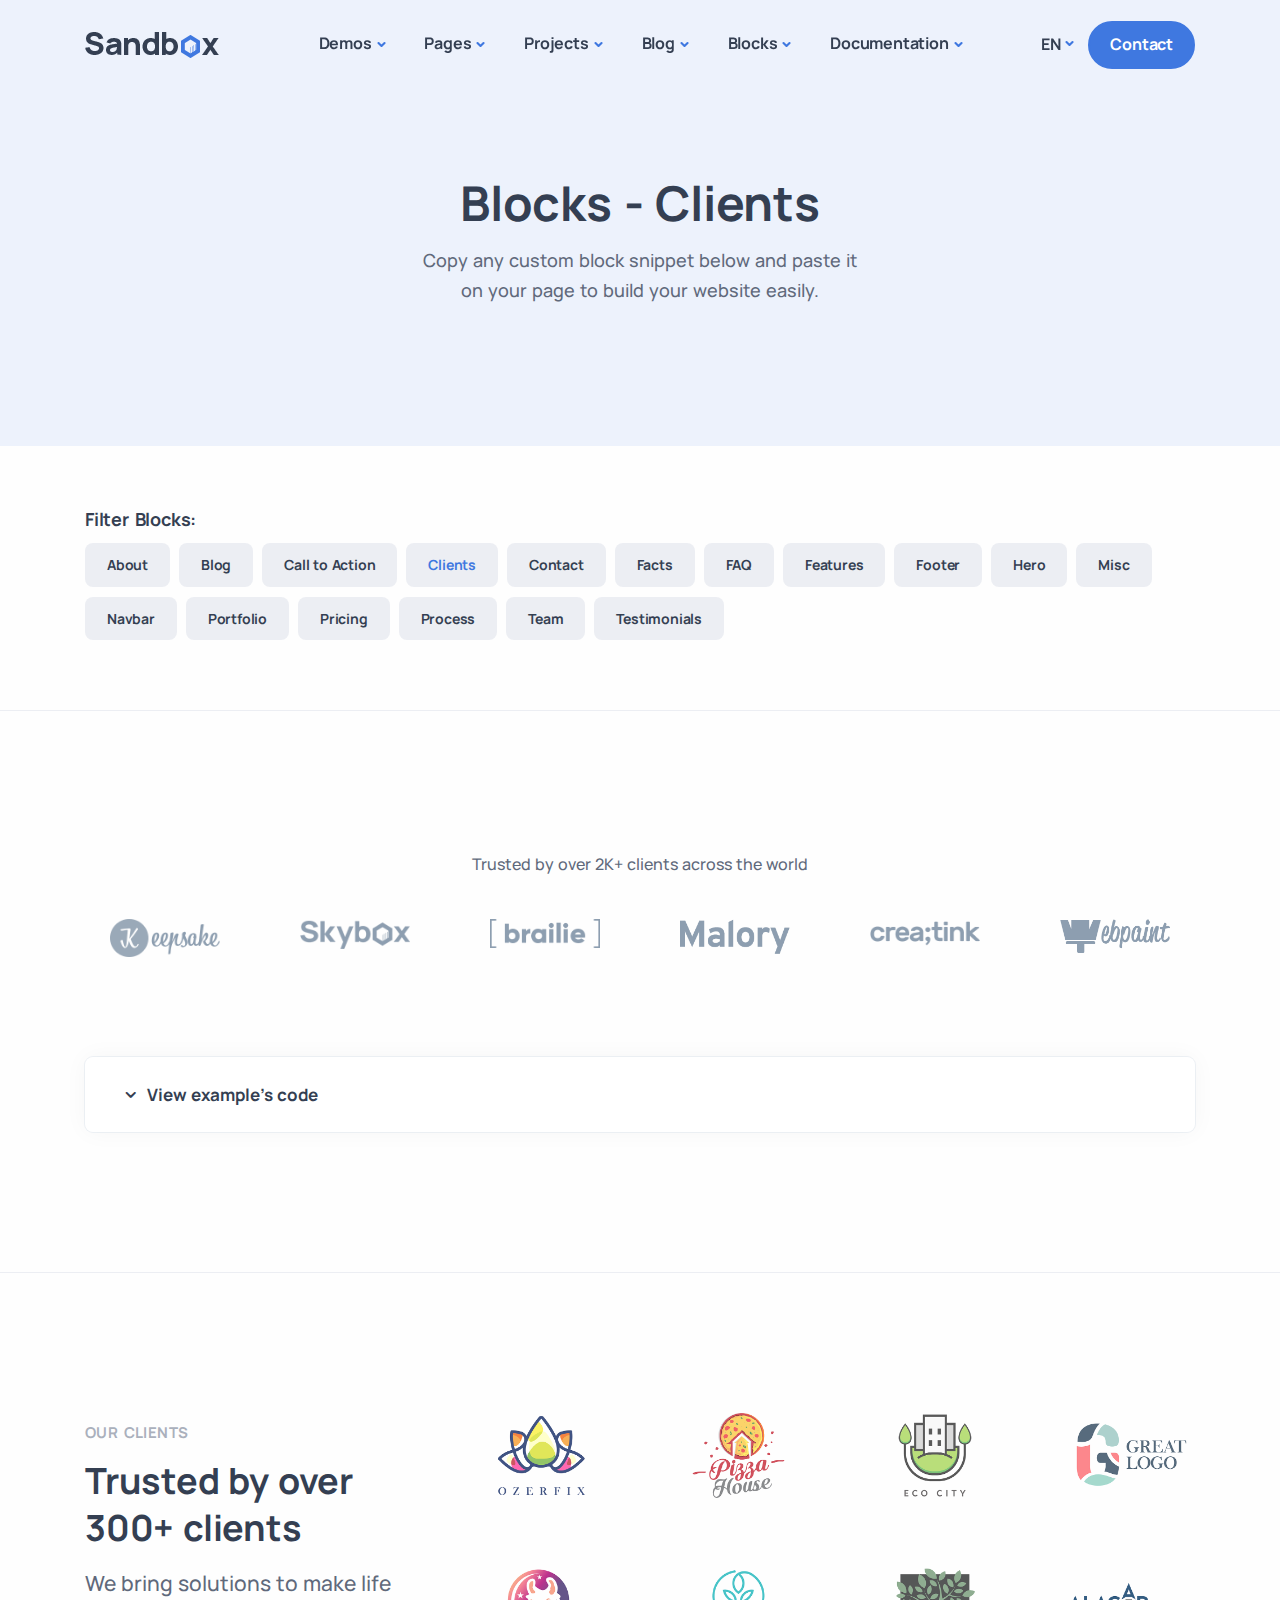
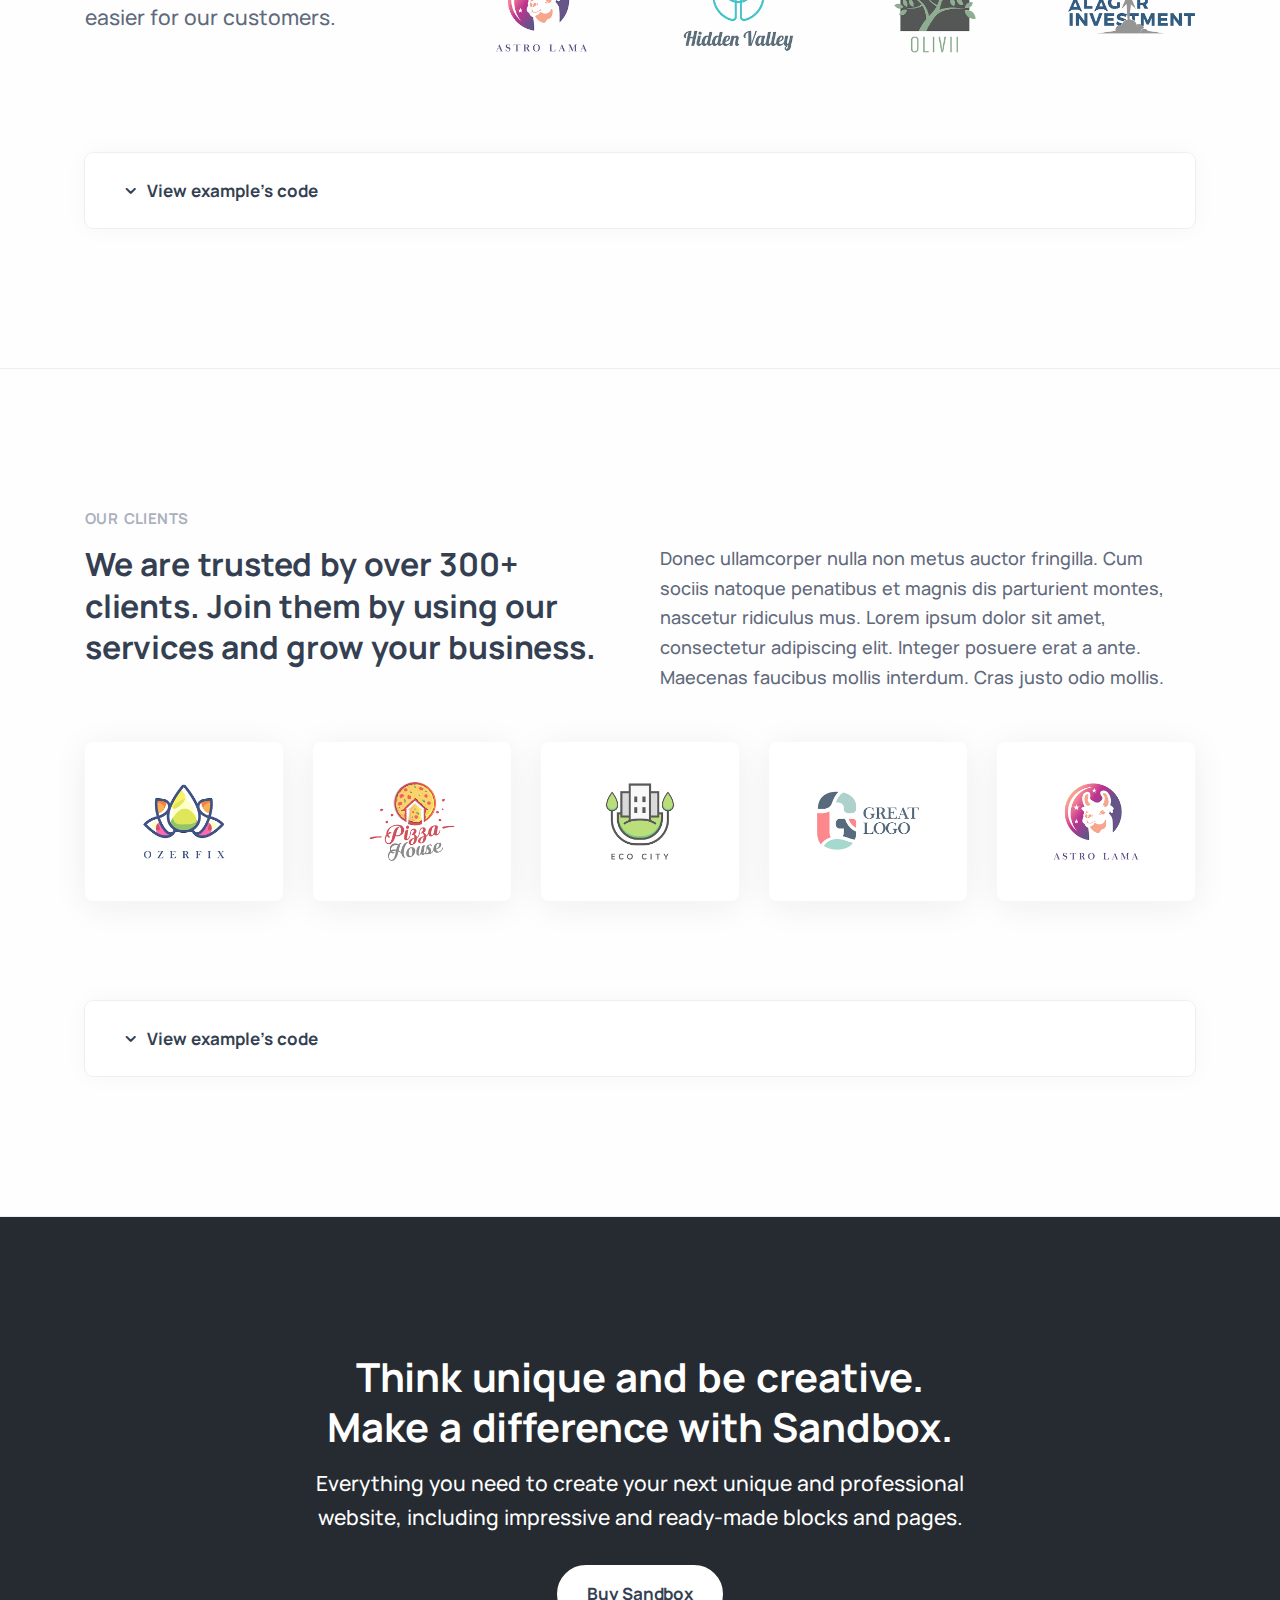
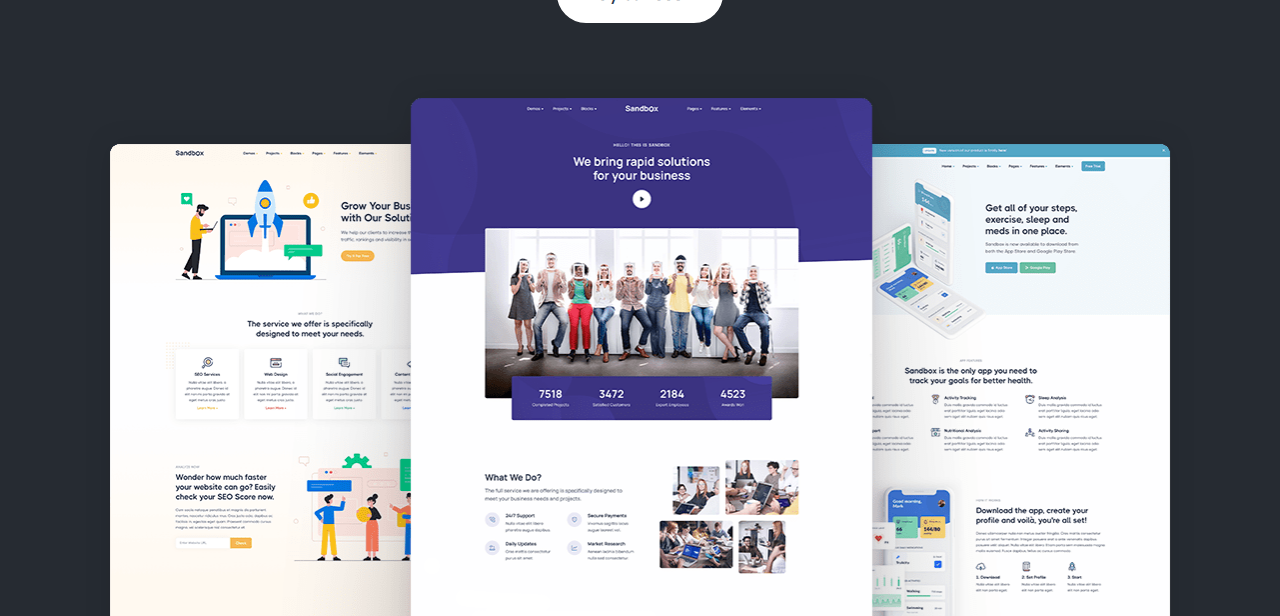
<file: docs/blocks/clients.html>
<!DOCTYPE html>
<html lang="en">

<head>
  <meta charset="utf-8">
  <meta name="viewport" content="width=device-width, initial-scale=1.0">
  <meta name="description" content="An impressive and flawless site template that includes various UI elements and countless features, attractive ready-made blocks and rich pages, basically everything you need to create a unique and professional website.">
  <meta name="keywords" content="bootstrap 5, business, corporate, creative, gulp, marketing, minimal, modern, multipurpose, one page, responsive, saas, sass, seo, startup, html5 template, site template">
  <meta name="author" content="elemis">
  <title>Sandbox - Modern & Multipurpose Bootstrap 5 Template</title>
  <link rel="shortcut icon" href="../../assets/img/favicon.png">
  <link rel="stylesheet" href="../../assets/css/plugins.css">
  <link rel="stylesheet" href="../../assets/css/style.css">
</head>

<body>
  <div class="content-wrapper">
    <header class="wrapper bg-soft-primary">
      <nav class="navbar navbar-expand-lg center-nav transparent navbar-light">
        <div class="container flex-lg-row flex-nowrap align-items-center">
          <div class="navbar-brand w-100">
            <a href="../../index.html">
              <img src="../../assets/img/logo.png" srcset="../../assets/img/logo@2x.png 2x" alt="" />
            </a>
          </div>
          <div class="navbar-collapse offcanvas offcanvas-nav offcanvas-start">
            <div class="offcanvas-header d-lg-none">
              <h3 class="text-white fs-30 mb-0">Sandbox</h3>
              <button type="button" class="btn-close btn-close-white" data-bs-dismiss="offcanvas" aria-label="Close"></button>
            </div>
            <div class="offcanvas-body ms-lg-auto d-flex flex-column h-100">
              <ul class="navbar-nav">
                <li class="nav-item dropdown dropdown-mega">
                  <a class="nav-link dropdown-toggle" href="#" data-bs-toggle="dropdown">Demos</a>
                  <ul class="dropdown-menu mega-menu mega-menu-dark mega-menu-img">
                    <li class="mega-menu-content mega-menu-scroll">
                      <ul class="row row-cols-1 row-cols-lg-6 gx-0 gx-lg-4 gy-lg-2 list-unstyled">
                        <li class="col">
                          <a class="dropdown-item" href="../../demo1.html">
                            <figure class="rounded lift d-none d-lg-block"><img src="../../assets/img/demos/mi1.jpg" srcset="../../assets/img/demos/mi1@2x.jpg 2x" alt=""></figure>
                            <span class="d-lg-none">Demo 1</span>
                          </a>
                        </li>
                        <li class="col">
                          <a class="dropdown-item" href="../../demo2.html">
                            <figure class="rounded lift d-none d-lg-block"><img src="../../assets/img/demos/mi2.jpg" srcset="../../assets/img/demos/mi2@2x.jpg 2x" alt=""></figure>
                            <span class="d-lg-none">Demo 2</span>
                          </a>
                        </li>
                        <li class="col">
                          <a class="dropdown-item" href="../../demo3.html">
                            <figure class="rounded lift d-none d-lg-block"><img src="../../assets/img/demos/mi3.jpg" srcset="../../assets/img/demos/mi3@2x.jpg 2x" alt=""></figure>
                            <span class="d-lg-none">Demo 3</span>
                          </a>
                        </li>
                        <li class="col">
                          <a class="dropdown-item" href="../../demo4.html">
                            <figure class="rounded lift d-none d-lg-block"><img src="../../assets/img/demos/mi4.jpg" srcset="../../assets/img/demos/mi4@2x.jpg 2x" alt=""></figure>
                            <span class="d-lg-none">Demo 4</span>
                          </a>
                        </li>
                        <li class="col">
                          <a class="dropdown-item" href="../../demo5.html">
                            <figure class="rounded lift d-none d-lg-block"><img src="../../assets/img/demos/mi5.jpg" srcset="../../assets/img/demos/mi5@2x.jpg 2x" alt=""></figure>
                            <span class="d-lg-none">Demo 5</span>
                          </a>
                        </li>
                        <li class="col">
                          <a class="dropdown-item" href="../../demo6.html">
                            <figure class="rounded lift d-none d-lg-block"><img src="../../assets/img/demos/mi6.jpg" srcset="../../assets/img/demos/mi6@2x.jpg 2x" alt=""></figure>
                            <span class="d-lg-none">Demo 6</span>
                          </a>
                        </li>
                        <li class="col">
                          <a class="dropdown-item" href="../../demo7.html">
                            <figure class="rounded lift d-none d-lg-block"><img src="../../assets/img/demos/mi7.jpg" srcset="../../assets/img/demos/mi7@2x.jpg 2x" alt=""></figure>
                            <span class="d-lg-none">Demo 7</span>
                          </a>
                        </li>
                        <li class="col">
                          <a class="dropdown-item" href="../../demo8.html">
                            <figure class="rounded lift d-none d-lg-block"><img src="../../assets/img/demos/mi8.jpg" srcset="../../assets/img/demos/mi8@2x.jpg 2x" alt=""></figure>
                            <span class="d-lg-none">Demo 8</span>
                          </a>
                        </li>
                        <li class="col">
                          <a class="dropdown-item" href="../../demo9.html">
                            <figure class="rounded lift d-none d-lg-block"><img src="../../assets/img/demos/mi9.jpg" srcset="../../assets/img/demos/mi9@2x.jpg 2x" alt=""></figure>
                            <span class="d-lg-none">Demo 9</span>
                          </a>
                        </li>
                        <li class="col">
                          <a class="dropdown-item" href="../../demo10.html">
                            <figure class="rounded lift d-none d-lg-block"><img src="../../assets/img/demos/mi10.jpg" srcset="../../assets/img/demos/mi10@2x.jpg 2x" alt=""></figure>
                            <span class="d-lg-none">Demo 10</span>
                          </a>
                        </li>
                        <li class="col">
                          <a class="dropdown-item" href="../../demo11.html">
                            <figure class="rounded lift d-none d-lg-block"><img src="../../assets/img/demos/mi11.jpg" srcset="../../assets/img/demos/mi11@2x.jpg 2x" alt=""></figure>
                            <span class="d-lg-none">Demo 11</span>
                          </a>
                        </li>
                        <li class="col">
                          <a class="dropdown-item" href="../../demo12.html">
                            <figure class="rounded lift d-none d-lg-block"><img src="../../assets/img/demos/mi12.jpg" srcset="../../assets/img/demos/mi12@2x.jpg 2x" alt=""></figure>
                            <span class="d-lg-none">Demo 12</span>
                          </a>
                        </li>
                        <li class="col">
                          <a class="dropdown-item" href="../../demo13.html">
                            <figure class="rounded lift d-none d-lg-block"><img src="../../assets/img/demos/mi13.jpg" srcset="../../assets/img/demos/mi13@2x.jpg 2x" alt=""></figure>
                            <span class="d-lg-none">Demo 13</span>
                          </a>
                        </li>
                        <li class="col">
                          <a class="dropdown-item" href="../../demo14.html">
                            <figure class="rounded lift d-none d-lg-block"><img src="../../assets/img/demos/mi14.jpg" srcset="../../assets/img/demos/mi14@2x.jpg 2x" alt=""></figure>
                            <span class="d-lg-none">Demo 14</span>
                          </a>
                        </li>
                        <li class="col">
                          <a class="dropdown-item" href="../../demo15.html">
                            <figure class="rounded lift d-none d-lg-block"><img src="../../assets/img/demos/mi15.jpg" srcset="../../assets/img/demos/mi15@2x.jpg 2x" alt=""></figure>
                            <span class="d-lg-none">Demo 15</span>
                          </a>
                        </li>
                        <li class="col">
                          <a class="dropdown-item" href="../../demo16.html">
                            <figure class="rounded lift d-none d-lg-block"><img src="../../assets/img/demos/mi16.jpg" srcset="../../assets/img/demos/mi16@2x.jpg 2x" alt=""></figure>
                            <span class="d-lg-none">Demo 16</span>
                          </a>
                        </li>
                        <li class="col">
                          <a class="dropdown-item" href="../../demo17.html">
                            <figure class="rounded lift d-none d-lg-block"><img src="../../assets/img/demos/mi17.jpg" srcset="../../assets/img/demos/mi17@2x.jpg 2x" alt=""></figure>
                            <span class="d-lg-none">Demo 17</span>
                          </a>
                        </li>
                        <li class="col">
                          <a class="dropdown-item" href="../../demo18.html">
                            <figure class="rounded lift d-none d-lg-block"><img src="../../assets/img/demos/mi18.jpg" srcset="../../assets/img/demos/mi18@2x.jpg 2x" alt=""></figure>
                            <span class="d-lg-none">Demo 18</span>
                          </a>
                        </li>
                        <li class="col">
                          <a class="dropdown-item" href="../../demo19.html">
                            <figure class="rounded lift d-none d-lg-block"><img src="../../assets/img/demos/mi19.jpg" srcset="../../assets/img/demos/mi19@2x.jpg 2x" alt=""></figure>
                            <span class="d-lg-none">Demo 19</span>
                          </a>
                        </li>
                        <li class="col">
                          <a class="dropdown-item" href="../../demo20.html">
                            <figure class="rounded lift d-none d-lg-block"><img src="../../assets/img/demos/mi20.jpg" srcset="../../assets/img/demos/mi20@2x.jpg 2x" alt=""></figure>
                            <span class="d-lg-none">Demo 20</span>
                          </a>
                        </li>
                        <li class="col">
                          <a class="dropdown-item" href="../../demo21.html">
                            <figure class="rounded lift d-none d-lg-block"><img src="../../assets/img/demos/mi21.jpg" srcset="../../assets/img/demos/mi21@2x.jpg 2x" alt=""></figure>
                            <span class="d-lg-none">Demo 21</span>
                          </a>
                        </li>
                        <li class="col">
                          <a class="dropdown-item" href="../../demo22.html">
                            <figure class="rounded lift d-none d-lg-block"><img src="../../assets/img/demos/mi22.jpg" srcset="../../assets/img/demos/mi22@2x.jpg 2x" alt=""></figure>
                            <span class="d-lg-none">Demo 22</span>
                          </a>
                        </li>
                        <li class="col">
                          <a class="dropdown-item" href="../../demo23.html">
                            <figure class="rounded lift d-none d-lg-block"><img src="../../assets/img/demos/mi23.jpg" srcset="../../assets/img/demos/mi23@2x.jpg 2x" alt=""></figure>
                            <span class="d-lg-none">Demo 23</span>
                          </a>
                        </li>
                        <li class="col">
                          <a class="dropdown-item" href="../../demo24.html">
                            <figure class="rounded lift d-none d-lg-block"><img src="../../assets/img/demos/mi24.jpg" srcset="../../assets/img/demos/mi24@2x.jpg 2x" alt=""></figure>
                            <span class="d-lg-none">Demo 24</span>
                          </a>
                        </li>
                        <li class="col">
                          <a class="dropdown-item" href="../../demo25.html">
                            <figure class="rounded lift d-none d-lg-block"><img src="../../assets/img/demos/mi25.jpg" srcset="../../assets/img/demos/mi25@2x.jpg 2x" alt=""></figure>
                            <span class="d-lg-none">Demo 25</span>
                          </a>
                        </li>
                        <li class="col">
                          <a class="dropdown-item" href="../../demo26.html">
                            <figure class="rounded lift d-none d-lg-block"><img src="../../assets/img/demos/mi26.jpg" srcset="../../assets/img/demos/mi26@2x.jpg 2x" alt=""></figure>
                            <span class="d-lg-none">Demo 26</span>
                          </a>
                        </li>
                        <li class="col">
                          <a class="dropdown-item" href="../../demo27.html">
                            <figure class="rounded lift d-none d-lg-block"><img src="../../assets/img/demos/mi27.jpg" srcset="../../assets/img/demos/mi27@2x.jpg 2x" alt=""></figure>
                            <span class="d-lg-none">Demo 27</span>
                          </a>
                        </li>
                        <li class="col">
                          <a class="dropdown-item" href="../../demo28.html">
                            <figure class="rounded lift d-none d-lg-block"><img src="../../assets/img/demos/mi28.jpg" srcset="../../assets/img/demos/mi28@2x.jpg 2x" alt=""></figure>
                            <span class="d-lg-none">Demo 28</span>
                          </a>
                        </li>
                        <li class="col">
                          <a class="dropdown-item" href="../../demo29.html">
                            <figure class="rounded lift d-none d-lg-block"><img src="../../assets/img/demos/mi29.jpg" srcset="../../assets/img/demos/mi29@2x.jpg 2x" alt=""></figure>
                            <span class="d-lg-none">Demo 29</span>
                          </a>
                        </li>
                        <li class="col">
                          <a class="dropdown-item" href="../../demo30.html">
                            <figure class="rounded lift d-none d-lg-block"><img src="../../assets/img/demos/mi30.jpg" srcset="../../assets/img/demos/mi30@2x.jpg 2x" alt=""></figure>
                            <span class="d-lg-none">Demo 30</span>
                          </a>
                        </li>
                        <li class="col">
                          <a class="dropdown-item" href="../../demo31.html">
                            <figure class="rounded lift d-none d-lg-block"><img src="../../assets/img/demos/mi31.jpg" srcset="../../assets/img/demos/mi31@2x.jpg 2x" alt=""></figure>
                            <span class="d-lg-none">Demo 31</span>
                          </a>
                        </li>
                        <li class="col">
                          <a class="dropdown-item" href="../../demo32.html">
                            <figure class="rounded lift d-none d-lg-block"><img src="../../assets/img/demos/mi32.jpg" srcset="../../assets/img/demos/mi32@2x.jpg 2x" alt=""></figure>
                            <span class="d-lg-none">Demo 32</span>
                          </a>
                        </li>
                        <li class="col">
                          <a class="dropdown-item" href="../../demo33.html">
                            <figure class="rounded lift d-none d-lg-block"><img src="../../assets/img/demos/mi33.jpg" srcset="../../assets/img/demos/mi33@2x.jpg 2x" alt=""></figure>
                            <span class="d-lg-none">Demo 33</span>
                          </a>
                        </li>
                        <li class="col">
                          <a class="dropdown-item" href="../../demo34.html">
                            <figure class="rounded lift d-none d-lg-block"><img src="../../assets/img/demos/mi34.jpg" srcset="../../assets/img/demos/mi34@2x.jpg 2x" alt=""></figure>
                            <span class="d-lg-none">Demo 34</span>
                          </a>
                        </li>
                      </ul>
                      <!--/.row -->
                      <span class="d-none d-lg-flex"><i class="uil uil-direction"></i><strong>Scroll to view more</strong></span>
                    </li>
                    <!--/.mega-menu-content-->
                  </ul>
                  <!--/.dropdown-menu -->
                </li>
                <li class="nav-item dropdown">
                  <a class="nav-link dropdown-toggle" href="#" data-bs-toggle="dropdown">Pages</a>
                  <ul class="dropdown-menu">
                    <li class="dropdown dropdown-submenu dropend"><a class="dropdown-item dropdown-toggle" href="#" data-bs-toggle="dropdown">Services</a>
                      <ul class="dropdown-menu">
                        <li class="nav-item"><a class="dropdown-item" href="../../services.html">Services I</a></li>
                        <li class="nav-item"><a class="dropdown-item" href="../../services2.html">Services II</a></li>
                      </ul>
                    </li>
                    <li class="dropdown dropdown-submenu dropend"><a class="dropdown-item dropdown-toggle" href="#" data-bs-toggle="dropdown">About</a>
                      <ul class="dropdown-menu">
                        <li class="nav-item"><a class="dropdown-item" href="../../about.html">About I</a></li>
                        <li class="nav-item"><a class="dropdown-item" href="../../about2.html">About II</a></li>
                      </ul>
                    </li>
                    <li class="dropdown dropdown-submenu dropend"><a class="dropdown-item dropdown-toggle" href="#" data-bs-toggle="dropdown">Shop</a>
                      <ul class="dropdown-menu">
                        <li class="nav-item"><a class="dropdown-item" href="../../shop.html">Shop I</a></li>
                        <li class="nav-item"><a class="dropdown-item" href="../../shop2.html">Shop II</a></li>
                        <li class="nav-item"><a class="dropdown-item" href="../../shop-product.html">Product Page</a></li>
                        <li class="nav-item"><a class="dropdown-item" href="../../shop-cart.html">Shopping Cart</a></li>
                        <li class="nav-item"><a class="dropdown-item" href="../../shop-checkout.html">Checkout</a></li>
                      </ul>
                    </li>
                    <li class="dropdown dropdown-submenu dropend"><a class="dropdown-item dropdown-toggle" href="#" data-bs-toggle="dropdown">Contact</a>
                      <ul class="dropdown-menu">
                        <li class="nav-item"><a class="dropdown-item" href="../../contact.html">Contact I</a></li>
                        <li class="nav-item"><a class="dropdown-item" href="../../contact2.html">Contact II</a></li>
                        <li class="nav-item"><a class="dropdown-item" href="../../contact3.html">Contact III</a></li>
                      </ul>
                    </li>
                    <li class="dropdown dropdown-submenu dropend"><a class="dropdown-item dropdown-toggle" href="#" data-bs-toggle="dropdown">Career</a>
                      <ul class="dropdown-menu">
                        <li class="nav-item"><a class="dropdown-item" href="../../career.html">Job Listing I</a></li>
                        <li class="nav-item"><a class="dropdown-item" href="../../career2.html">Job Listing II</a></li>
                        <li class="nav-item"><a class="dropdown-item" href="../../career-job.html">Job Description</a></li>
                      </ul>
                    </li>
                    <li class="dropdown dropdown-submenu dropend"><a class="dropdown-item dropdown-toggle" href="#" data-bs-toggle="dropdown">Utility</a>
                      <ul class="dropdown-menu">
                        <li class="nav-item"><a class="dropdown-item" href="../../404.html">404 Not Found</a></li>
                        <li class="nav-item"><a class="dropdown-item" href="../../page-loader.html">Page Loader</a></li>
                        <li class="nav-item"><a class="dropdown-item" href="../../signin.html">Sign In I</a></li>
                        <li class="nav-item"><a class="dropdown-item" href="../../signin2.html">Sign In II</a></li>
                        <li class="nav-item"><a class="dropdown-item" href="../../signup.html">Sign Up I</a></li>
                        <li class="nav-item"><a class="dropdown-item" href="../../signup2.html">Sign Up II</a></li>
                        <li class="nav-item"><a class="dropdown-item" href="../../terms.html">Terms</a></li>
                      </ul>
                    </li>
                    <li class="nav-item"><a class="dropdown-item" href="../../pricing.html">Pricing</a></li>
                    <li class="nav-item"><a class="dropdown-item" href="../../onepage.html">One Page</a></li>
                  </ul>
                </li>
                <li class="nav-item dropdown">
                  <a class="nav-link dropdown-toggle" href="#" data-bs-toggle="dropdown">Projects</a>
                  <div class="dropdown-menu dropdown-lg">
                    <div class="dropdown-lg-content">
                      <div>
                        <h6 class="dropdown-header">Project Pages</h6>
                        <ul class="list-unstyled">
                          <li><a class="dropdown-item" href="../../projects.html">Projects I</a></li>
                          <li><a class="dropdown-item" href="../../projects2.html">Projects II</a></li>
                          <li><a class="dropdown-item" href="../../projects3.html">Projects III</a></li>
                          <li><a class="dropdown-item" href="../../projects4.html">Projects IV</a></li>
                        </ul>
                      </div>
                      <!-- /.column -->
                      <div>
                        <h6 class="dropdown-header">Single Projects</h6>
                        <ul class="list-unstyled">
                          <li><a class="dropdown-item" href="../../single-project.html">Single Project I</a></li>
                          <li><a class="dropdown-item" href="../../single-project2.html">Single Project II</a></li>
                          <li><a class="dropdown-item" href="../../single-project3.html">Single Project III</a></li>
                          <li><a class="dropdown-item" href="../../single-project4.html">Single Project IV</a></li>
                        </ul>
                      </div>
                      <!-- /.column -->
                    </div>
                    <!-- /auto-column -->
                  </div>
                </li>
                <li class="nav-item dropdown">
                  <a class="nav-link dropdown-toggle" href="#" data-bs-toggle="dropdown">Blog</a>
                  <ul class="dropdown-menu">
                    <li class="nav-item"><a class="dropdown-item" href="../../blog.html">Blog without Sidebar</a></li>
                    <li class="nav-item"><a class="dropdown-item" href="../../blog2.html">Blog with Sidebar</a></li>
                    <li class="nav-item"><a class="dropdown-item" href="../../blog3.html">Blog with Left Sidebar</a></li>
                    <li class="dropdown dropdown-submenu dropend"><a class="dropdown-item dropdown-toggle" href="#" data-bs-toggle="dropdown">Blog Posts</a>
                      <ul class="dropdown-menu">
                        <li class="nav-item"><a class="dropdown-item" href="../../blog-post.html">Post without Sidebar</a></li>
                        <li class="nav-item"><a class="dropdown-item" href="../../blog-post2.html">Post with Sidebar</a></li>
                        <li class="nav-item"><a class="dropdown-item" href="../../blog-post3.html">Post with Left Sidebar</a></li>
                      </ul>
                    </li>
                  </ul>
                </li>
                <li class="nav-item dropdown dropdown-mega">
                  <a class="nav-link dropdown-toggle" href="#" data-bs-toggle="dropdown">Blocks</a>
                  <ul class="dropdown-menu mega-menu mega-menu-dark mega-menu-img">
                    <li class="mega-menu-content">
                      <ul class="row row-cols-1 row-cols-lg-6 gx-0 gx-lg-6 gy-lg-4 list-unstyled">
                        <li class="col"><a class="dropdown-item" href="../../docs/blocks/about.html">
                            <div class="rounded img-svg d-none d-lg-block p-4 mb-lg-2"><img class="rounded-0" src="../../assets/img/demos/block1.svg" alt=""></div>
                            <span>About</span>
                          </a>
                        </li>
                        <li class="col"><a class="dropdown-item" href="../../docs/blocks/blog.html">
                            <div class="rounded img-svg d-none d-lg-block p-4 mb-lg-2"><img class="rounded-0" src="../../assets/img/demos/block2.svg" alt=""></div>
                            <span>Blog</span>
                          </a>
                        </li>
                        <li class="col"><a class="dropdown-item" href="../../docs/blocks/call-to-action.html">
                            <div class="rounded img-svg d-none d-lg-block p-4 mb-lg-2"><img class="rounded-0" src="../../assets/img/demos/block3.svg" alt=""></div>
                            <span>Call to Action</span>
                          </a>
                        </li>
                        <li class="col"><a class="dropdown-item" href="../../docs/blocks/clients.html">
                            <div class="rounded img-svg d-none d-lg-block p-4 mb-lg-2"><img class="rounded-0" src="../../assets/img/demos/block4.svg" alt=""></div>
                            <span>Clients</span>
                          </a>
                        </li>
                        <li class="col"><a class="dropdown-item" href="../../docs/blocks/contact.html">
                            <div class="rounded img-svg d-none d-lg-block p-4 mb-lg-2"><img class="rounded-0" src="../../assets/img/demos/block5.svg" alt=""></div>
                            <span>Contact</span>
                          </a>
                        </li>
                        <li class="col"><a class="dropdown-item" href="../../docs/blocks/facts.html">
                            <div class="rounded img-svg d-none d-lg-block p-4 mb-lg-2"><img class="rounded-0" src="../../assets/img/demos/block6.svg" alt=""></div>
                            <span>Facts</span>
                          </a>
                        </li>
                        <li class="col"><a class="dropdown-item" href="../../docs/blocks/faq.html">
                            <div class="rounded img-svg d-none d-lg-block p-4 mb-lg-2"><img class="rounded-0" src="../../assets/img/demos/block7.svg" alt=""></div>
                            <span>FAQ</span>
                          </a>
                        </li>
                        <li class="col"><a class="dropdown-item" href="../../docs/blocks/features.html">
                            <div class="rounded img-svg d-none d-lg-block p-4 mb-lg-2"><img class="rounded-0" src="../../assets/img/demos/block8.svg" alt=""></div>
                            <span>Features</span>
                          </a>
                        </li>
                        <li class="col"><a class="dropdown-item" href="../../docs/blocks/footer.html">
                            <div class="rounded img-svg d-none d-lg-block p-4 mb-lg-2"><img class="rounded-0" src="../../assets/img/demos/block9.svg" alt=""></div>
                            <span>Footer</span>
                          </a>
                        </li>
                        <li class="col"><a class="dropdown-item" href="../../docs/blocks/hero.html">
                            <div class="rounded img-svg d-none d-lg-block p-4 mb-lg-2"><img class="rounded-0" src="../../assets/img/demos/block10.svg" alt=""></div>
                            <span>Hero</span>
                          </a>
                        </li>
                        <li class="col"><a class="dropdown-item" href="../../docs/blocks/misc.html">
                            <div class="rounded img-svg d-none d-lg-block p-4 mb-lg-2"><img class="rounded-0" src="../../assets/img/demos/block17.svg" alt=""></div>
                            <span>Misc</span>
                          </a>
                        </li>
                        <li class="col"><a class="dropdown-item" href="../../docs/blocks/navbar.html">
                            <div class="rounded img-svg d-none d-lg-block p-4 mb-lg-2"><img class="rounded-0" src="../../assets/img/demos/block11.svg" alt=""></div>
                            <span>Navbar</span>
                          </a>
                        </li>
                        <li class="col"><a class="dropdown-item" href="../../docs/blocks/portfolio.html">
                            <div class="rounded img-svg d-none d-lg-block p-4 mb-lg-2"><img class="rounded-0" src="../../assets/img/demos/block12.svg" alt=""></div>
                            <span>Portfolio</span>
                          </a>
                        </li>
                        <li class="col"><a class="dropdown-item" href="../../docs/blocks/pricing.html">
                            <div class="rounded img-svg d-none d-lg-block p-4 mb-lg-2"><img class="rounded-0" src="../../assets/img/demos/block13.svg" alt=""></div>
                            <span>Pricing</span>
                          </a>
                        </li>
                        <li class="col"><a class="dropdown-item" href="../../docs/blocks/process.html">
                            <div class="rounded img-svg d-none d-lg-block p-4 mb-lg-2"><img class="rounded-0" src="../../assets/img/demos/block14.svg" alt=""></div>
                            <span>Process</span>
                          </a>
                        </li>
                        <li class="col"><a class="dropdown-item" href="../../docs/blocks/team.html">
                            <div class="rounded img-svg d-none d-lg-block p-4 mb-lg-2"><img class="rounded-0" src="../../assets/img/demos/block15.svg" alt=""></div>
                            <span>Team</span>
                          </a>
                        </li>
                        <li class="col"><a class="dropdown-item" href="../../docs/blocks/testimonials.html">
                            <div class="rounded img-svg d-none d-lg-block p-4 mb-lg-2"><img class="rounded-0" src="../../assets/img/demos/block16.svg" alt=""></div>
                            <span>Testimonials</span>
                          </a>
                        </li>
                      </ul>
                      <!--/.row -->
                    </li>
                    <!--/.mega-menu-content-->
                  </ul>
                  <!--/.dropdown-menu -->
                </li>
                <li class="nav-item dropdown dropdown-mega">
                  <a class="nav-link dropdown-toggle" href="#" data-bs-toggle="dropdown">Documentation</a>
                  <ul class="dropdown-menu mega-menu">
                    <li class="mega-menu-content">
                      <div class="row gx-0 gx-lg-3">
                        <div class="col-lg-4">
                          <h6 class="dropdown-header">Usage</h6>
                          <ul class="list-unstyled cc-2 pb-lg-1">
                            <li><a class="dropdown-item" href="../../docs/index.html">Get Started</a></li>
                            <li><a class="dropdown-item" href="../../docs/forms.html">Forms</a></li>
                            <li><a class="dropdown-item" href="../../docs/faq.html">FAQ</a></li>
                            <li><a class="dropdown-item" href="../../docs/changelog.html">Changelog</a></li>
                            <li><a class="dropdown-item" href="../../docs/credits.html">Credits</a></li>
                          </ul>
                          <h6 class="dropdown-header mt-lg-6">Styleguide</h6>
                          <ul class="list-unstyled cc-2">
                            <li><a class="dropdown-item" href="../../docs/styleguide/colors.html">Colors</a></li>
                            <li><a class="dropdown-item" href="../../docs/styleguide/fonts.html">Fonts</a></li>
                            <li><a class="dropdown-item" href="../../docs/styleguide/icons-svg.html">SVG Icons</a></li>
                            <li><a class="dropdown-item" href="../../docs/styleguide/icons-font.html">Font Icons</a></li>
                            <li><a class="dropdown-item" href="../../docs/styleguide/illustrations.html">Illustrations</a></li>
                            <li><a class="dropdown-item" href="../../docs/styleguide/backgrounds.html">Backgrounds</a></li>
                            <li><a class="dropdown-item" href="../../docs/styleguide/misc.html">Misc</a></li>
                          </ul>
                        </div>
                        <!--/column -->
                        <div class="col-lg-8">
                          <h6 class="dropdown-header">Elements</h6>
                          <ul class="list-unstyled cc-3">
                            <li><a class="dropdown-item" href="../../docs/elements/accordion.html">Accordion</a></li>
                            <li><a class="dropdown-item" href="../../docs/elements/alerts.html">Alerts</a></li>
                            <li><a class="dropdown-item" href="../../docs/elements/animations.html">Animations</a></li>
                            <li><a class="dropdown-item" href="../../docs/elements/avatars.html">Avatars</a></li>
                            <li><a class="dropdown-item" href="../../docs/elements/background.html">Background</a></li>
                            <li><a class="dropdown-item" href="../../docs/elements/badges.html">Badges</a></li>
                            <li><a class="dropdown-item" href="../../docs/elements/buttons.html">Buttons</a></li>
                            <li><a class="dropdown-item" href="../../docs/elements/card.html">Card</a></li>
                            <li><a class="dropdown-item" href="../../docs/elements/carousel.html">Carousel</a></li>
                            <li><a class="dropdown-item" href="../../docs/elements/dividers.html">Dividers</a></li>
                            <li><a class="dropdown-item" href="../../docs/elements/form-elements.html">Form Elements</a></li>
                            <li><a class="dropdown-item" href="../../docs/elements/image-hover.html">Image Hover</a></li>
                            <li><a class="dropdown-item" href="../../docs/elements/image-mask.html">Image Mask</a></li>
                            <li><a class="dropdown-item" href="../../docs/elements/lightbox.html">Lightbox</a></li>
                            <li><a class="dropdown-item" href="../../docs/elements/player.html">Media Player</a></li>
                            <li><a class="dropdown-item" href="../../docs/elements/modal.html">Modal</a></li>
                            <li><a class="dropdown-item" href="../../docs/elements/pagination.html">Pagination</a></li>
                            <li><a class="dropdown-item" href="../../docs/elements/progressbar.html">Progressbar</a></li>
                            <li><a class="dropdown-item" href="../../docs/elements/shadows.html">Shadows</a></li>
                            <li><a class="dropdown-item" href="../../docs/elements/shapes.html">Shapes</a></li>
                            <li><a class="dropdown-item" href="../../docs/elements/tables.html">Tables</a></li>
                            <li><a class="dropdown-item" href="../../docs/elements/tabs.html">Tabs</a></li>
                            <li><a class="dropdown-item" href="../../docs/elements/text-animations.html">Text Animations</a></li>
                            <li><a class="dropdown-item" href="../../docs/elements/text-highlight.html">Text Highlight</a></li>
                            <li><a class="dropdown-item" href="../../docs/elements/tiles.html">Tiles</a></li>
                            <li><a class="dropdown-item" href="../../docs/elements/tooltips-popovers.html">Tooltips & Popovers</a></li>
                            <li><a class="dropdown-item" href="../../docs/elements/typography.html">Typography</a></li>
                          </ul>
                        </div>
                        <!--/column -->
                      </div>
                      <!--/.row -->
                    </li>
                    <!--/.mega-menu-content-->
                  </ul>
                  <!--/.dropdown-menu -->
                </li>
              </ul>
              <!-- /.navbar-nav -->
              <div class="offcanvas-footer d-lg-none">
                <div>
                  <a href="mailto:first.last@email.com" class="link-inverse">info@email.com</a>
                  <br /> 00 (123) 456 78 90 <br />
                  <nav class="nav social social-white mt-4">
                    <a href="#"><i class="uil uil-twitter"></i></a>
                    <a href="#"><i class="uil uil-facebook-f"></i></a>
                    <a href="#"><i class="uil uil-dribbble"></i></a>
                    <a href="#"><i class="uil uil-instagram"></i></a>
                    <a href="#"><i class="uil uil-youtube"></i></a>
                  </nav>
                  <!-- /.social -->
                </div>
              </div>
              <!-- /.offcanvas-footer -->
            </div>
            <!-- /.offcanvas-body -->
          </div>
          <!-- /.navbar-collapse -->
          <div class="navbar-other w-100 d-flex ms-auto">
            <ul class="navbar-nav flex-row align-items-center ms-auto">
              <li class="nav-item dropdown language-select text-uppercase">
                <a class="nav-link dropdown-item dropdown-toggle" href="#" role="button" data-bs-toggle="dropdown" aria-haspopup="true" aria-expanded="false">En</a>
                <ul class="dropdown-menu">
                  <li class="nav-item"><a class="dropdown-item" href="#">En</a></li>
                  <li class="nav-item"><a class="dropdown-item" href="#">De</a></li>
                  <li class="nav-item"><a class="dropdown-item" href="#">Es</a></li>
                </ul>
              </li>
              <li class="nav-item d-none d-md-block">
                <a href="../../contact.html" class="btn btn-sm btn-primary rounded-pill">Contact</a>
              </li>
              <li class="nav-item d-lg-none">
                <button class="hamburger offcanvas-nav-btn"><span></span></button>
              </li>
            </ul>
            <!-- /.navbar-nav -->
          </div>
          <!-- /.navbar-other -->
        </div>
        <!-- /.container -->
      </nav>
      <!-- /.navbar -->
    </header>
    <!-- /header -->
    <section class="wrapper bg-soft-primary">
      <div class="container pt-10 pb-12 pt-md-14 pb-md-16 text-center">
        <div class="row">
          <div class="col-md-9 col-lg-7 col-xl-5 mx-auto">
            <h1 class="display-1 mb-3">Blocks - Clients</h1>
            <p class="lead px-xxl-10">Copy any custom block snippet below and paste it on your page to build your website easily.</p>
          </div>
          <!-- /column -->
        </div>
        <!-- /.row -->
      </div>
      <!-- /.container -->
    </section>
    <!-- /section -->
    <section class="wrapper bg-light wrapper-border">
      <div class="container py-11">
        <h2 class="h5">Filter Blocks:</h2>
        <ul class="list-inline mb-0">
          <li class="list-inline-item me-1 mb-2"><a href="../../docs/blocks/about.html" class="btn btn-soft-ash btn-sm rounded ">About</a></li>
          <li class="list-inline-item me-1 mb-2"><a href="../../docs/blocks/blog.html" class="btn btn-soft-ash btn-sm rounded ">Blog</a></li>
          <li class="list-inline-item me-1 mb-2"><a href="../../docs/blocks/call-to-action.html" class="btn btn-soft-ash btn-sm rounded ">Call to Action</a></li>
          <li class="list-inline-item me-1 mb-2"><a href="../../docs/blocks/clients.html" class="btn btn-soft-ash btn-sm rounded text-primary pe-none">Clients</a></li>
          <li class="list-inline-item me-1 mb-2"><a href="../../docs/blocks/contact.html" class="btn btn-soft-ash btn-sm rounded ">Contact</a></li>
          <li class="list-inline-item me-1 mb-2"><a href="../../docs/blocks/facts.html" class="btn btn-soft-ash btn-sm rounded ">Facts</a></li>
          <li class="list-inline-item me-1 mb-2"><a href="../../docs/blocks/faq.html" class="btn btn-soft-ash btn-sm rounded ">FAQ</a></li>
          <li class="list-inline-item me-1 mb-2"><a href="../../docs/blocks/features.html" class="btn btn-soft-ash btn-sm rounded ">Features</a></li>
          <li class="list-inline-item me-1 mb-2"><a href="../../docs/blocks/footer.html" class="btn btn-soft-ash btn-sm rounded ">Footer</a></li>
          <li class="list-inline-item me-1 mb-2"><a href="../../docs/blocks/hero.html" class="btn btn-soft-ash btn-sm rounded ">Hero</a></li>
          <li class="list-inline-item me-1 mb-2"><a href="../../docs/blocks/misc.html" class="btn btn-soft-ash btn-sm rounded ">Misc</a></li>
          <li class="list-inline-item me-1 mb-2"><a href="../../docs/blocks/navbar.html" class="btn btn-soft-ash btn-sm rounded ">Navbar</a></li>
          <li class="list-inline-item me-1 mb-2"><a href="../../docs/blocks/portfolio.html" class="btn btn-soft-ash btn-sm rounded ">Portfolio</a></li>
          <li class="list-inline-item me-1 mb-2"><a href="../../docs/blocks/pricing.html" class="btn btn-soft-ash btn-sm rounded ">Pricing</a></li>
          <li class="list-inline-item me-1 mb-2"><a href="../../docs/blocks/process.html" class="btn btn-soft-ash btn-sm rounded ">Process</a></li>
          <li class="list-inline-item me-1 mb-2"><a href="../../docs/blocks/team.html" class="btn btn-soft-ash btn-sm rounded ">Team</a></li>
          <li class="list-inline-item me-1 mb-2"><a href="../../docs/blocks/testimonials.html" class="btn btn-soft-ash btn-sm rounded ">Testimonials</a></li>
        </ul>
      </div>
      <!-- /.container -->
    </section>
    <!-- /section -->
    <section id="snippet-1" class="wrapper bg-light wrapper-border">
      <div class="container pt-15 pt-md-17 pb-13 pb-md-15">
        <p class="text-center mb-8">Trusted by over 2K+ clients across the world</p>
        <div class="swiper-container clients mb-0" data-margin="30" data-dots="false" data-loop="true" data-autoplay="true" data-autoplaytime="1" data-drag="false" data-speed="5000" data-items-xxl="7" data-items-xl="6" data-items-lg="5" data-items-md="4" data-items-xs="2">
          <div class="swiper">
            <div class="swiper-wrapper ticker">
              <div class="swiper-slide px-5"><img src="../../assets/img/brands/c1.png" alt="" /></div>
              <div class="swiper-slide px-5"><img src="../../assets/img/brands/c2.png" alt="" /></div>
              <div class="swiper-slide px-5"><img src="../../assets/img/brands/c3.png" alt="" /></div>
              <div class="swiper-slide px-5"><img src="../../assets/img/brands/c4.png" alt="" /></div>
              <div class="swiper-slide px-5"><img src="../../assets/img/brands/c5.png" alt="" /></div>
              <div class="swiper-slide px-5"><img src="../../assets/img/brands/c6.png" alt="" /></div>
              <div class="swiper-slide px-5"><img src="../../assets/img/brands/c7.png" alt="" /></div>
              <div class="swiper-slide px-5"><img src="../../assets/img/brands/c8.png" alt="" /></div>
              <div class="swiper-slide px-5"><img src="../../assets/img/brands/c9.png" alt="" /></div>
              <div class="swiper-slide px-5"><img src="../../assets/img/brands/c10.png" alt="" /></div>
              <div class="swiper-slide px-5"><img src="../../assets/img/brands/c11.png" alt="" /></div>
            </div>
            <!--/.swiper-wrapper -->
          </div>
          <!-- /.swiper -->
        </div>
        <!-- /.swiper-container -->
      </div>
      <!-- /.container -->
      <div class="container pb-15 pb-md-17">
        <div class="card">
          <div class="card-footer border-0 position-relative">
            <a class="collapse-link collapsed stretched-link" data-bs-toggle="collapse" href="#collapse-snippet-1">View example's code</a>
          </div>
          <!--/.card-footer -->
          <div id="collapse-snippet-1" class="card-footer bg-dark p-0 accordion-collapse collapse">
            <div class="code-wrapper">
              <div class="code-wrapper-inner">
                <pre class="language-html"><code>&lt;section class=&quot;wrapper bg-light wrapper-border&quot;&gt;
  &lt;div class=&quot;container py-14 py-md-16&quot;&gt;
    &lt;p class=&quot;text-center mb-8&quot;&gt;Trusted by over 2K+ clients across the world&lt;/p&gt;
    &lt;div class=&quot;swiper-container clients mb-0&quot; data-margin=&quot;30&quot; data-dots=&quot;false&quot; data-loop=&quot;true&quot; data-autoplay=&quot;true&quot; data-autoplaytime=&quot;1&quot; data-drag=&quot;false&quot; data-speed=&quot;5000&quot; data-items-xxl=&quot;7&quot; data-items-xl=&quot;6&quot; data-items-lg=&quot;5&quot; data-items-md=&quot;4&quot; data-items-xs=&quot;2&quot;&gt;
      &lt;div class=&quot;swiper&quot;&gt;
        &lt;div class=&quot;swiper-wrapper ticker&quot;&gt;
          &lt;div class=&quot;swiper-slide px-5&quot;&gt;&lt;img src=&quot;./assets/img/brands/c1.png&quot; alt=&quot;&quot; /&gt;&lt;/div&gt;
          &lt;div class=&quot;swiper-slide px-5&quot;&gt;&lt;img src=&quot;./assets/img/brands/c2.png&quot; alt=&quot;&quot; /&gt;&lt;/div&gt;
          &lt;div class=&quot;swiper-slide px-5&quot;&gt;&lt;img src=&quot;./assets/img/brands/c3.png&quot; alt=&quot;&quot; /&gt;&lt;/div&gt;
          &lt;div class=&quot;swiper-slide px-5&quot;&gt;&lt;img src=&quot;./assets/img/brands/c4.png&quot; alt=&quot;&quot; /&gt;&lt;/div&gt;
          &lt;div class=&quot;swiper-slide px-5&quot;&gt;&lt;img src=&quot;./assets/img/brands/c5.png&quot; alt=&quot;&quot; /&gt;&lt;/div&gt;
          &lt;div class=&quot;swiper-slide px-5&quot;&gt;&lt;img src=&quot;./assets/img/brands/c6.png&quot; alt=&quot;&quot; /&gt;&lt;/div&gt;
          &lt;div class=&quot;swiper-slide px-5&quot;&gt;&lt;img src=&quot;./assets/img/brands/c7.png&quot; alt=&quot;&quot; /&gt;&lt;/div&gt;
          &lt;div class=&quot;swiper-slide px-5&quot;&gt;&lt;img src=&quot;./assets/img/brands/c8.png&quot; alt=&quot;&quot; /&gt;&lt;/div&gt;
          &lt;div class=&quot;swiper-slide px-5&quot;&gt;&lt;img src=&quot;./assets/img/brands/c9.png&quot; alt=&quot;&quot; /&gt;&lt;/div&gt;
          &lt;div class=&quot;swiper-slide px-5&quot;&gt;&lt;img src=&quot;./assets/img/brands/c10.png&quot; alt=&quot;&quot; /&gt;&lt;/div&gt;
          &lt;div class=&quot;swiper-slide px-5&quot;&gt;&lt;img src=&quot;./assets/img/brands/c11.png&quot; alt=&quot;&quot; /&gt;&lt;/div&gt;
        &lt;/div&gt;
        &lt;!--/.swiper-wrapper --&gt;
      &lt;/div&gt;
      &lt;!-- /.swiper --&gt;
    &lt;/div&gt;
    &lt;!-- /.swiper-container --&gt;
  &lt;/div&gt;
  &lt;!-- /.container --&gt;
&lt;/section&gt;
&lt;!-- /section --&gt;</code></pre>
              </div>
              <!--/.code-wrapper-inner -->
            </div>
            <!--/.code-wrapper -->
          </div>
          <!--/.card-footer -->
        </div>
        <!--/.card -->
      </div>
      <!-- /.container -->
    </section>
    <!-- /section -->
    <section id="snippet-2" class="wrapper bg-light wrapper-border">
      <div class="container pt-15 pt-md-17 pb-13 pb-md-15">
        <div class="row gx-lg-8 gx-xl-12 gy-10 gy-lg-0">
          <div class="col-lg-4 mt-lg-2">
            <h2 class="fs-15 text-uppercase text-muted mb-3">Our Clients</h2>
            <h3 class="display-4 mb-3 pe-xxl-5">Trusted by over 300+ clients</h3>
            <p class="lead fs-lg mb-0 pe-xxl-5">We bring solutions to make life easier for our customers.</p>
          </div>
          <!-- /column -->
          <div class="col-lg-8">
            <div class="row row-cols-2 row-cols-md-4 gx-0 gx-md-8 gx-xl-12 gy-12">
              <div class="col">
                <figure class="px-3 px-md-0 px-xxl-2"><img src="../../assets/img/brands/z1.png" alt="" /></figure>
              </div>
              <!--/column -->
              <div class="col">
                <figure class="px-3 px-md-0 px-xxl-2"><img src="../../assets/img/brands/z2.png" alt="" /></figure>
              </div>
              <!--/column -->
              <div class="col">
                <figure class="px-3 px-md-0 px-xxl-2"><img src="../../assets/img/brands/z3.png" alt="" /></figure>
              </div>
              <!--/column -->
              <div class="col">
                <figure class="px-3 px-md-0 px-xxl-2"><img src="../../assets/img/brands/z4.png" alt="" /></figure>
              </div>
              <!--/column -->
              <div class="col">
                <figure class="px-3 px-md-0 px-xxl-2"><img src="../../assets/img/brands/z5.png" alt="" /></figure>
              </div>
              <!--/column -->
              <div class="col">
                <figure class="px-3 px-md-0 px-xxl-2"><img src="../../assets/img/brands/z6.png" alt="" /></figure>
              </div>
              <!--/column -->
              <div class="col">
                <figure class="px-3 px-md-0 px-xxl-2"><img src="../../assets/img/brands/z7.png" alt="" /></figure>
              </div>
              <!--/column -->
              <div class="col">
                <figure class="px-3 px-md-0 px-xxl-2"><img src="../../assets/img/brands/z8.png" alt="" /></figure>
              </div>
              <!--/column -->
            </div>
            <!--/.row -->
          </div>
          <!-- /column -->
        </div>
        <!-- /.row -->
      </div>
      <!-- /.container -->
      <div class="container pb-15 pb-md-17">
        <div class="card">
          <div class="card-footer border-0 position-relative">
            <a class="collapse-link collapsed stretched-link" data-bs-toggle="collapse" href="#collapse-snippet-2">View example's code</a>
          </div>
          <!--/.card-footer -->
          <div id="collapse-snippet-2" class="card-footer bg-dark p-0 accordion-collapse collapse">
            <div class="code-wrapper">
              <div class="code-wrapper-inner">
                <pre class="language-html"><code>&lt;section class=&quot;wrapper bg-light&quot;&gt;
  &lt;div class=&quot;container py-14 py-md-16&quot;&gt;
    &lt;div class=&quot;row gx-lg-8 gx-xl-12 gy-10 gy-lg-0&quot;&gt;
      &lt;div class=&quot;col-lg-4 mt-lg-2&quot;&gt;
        &lt;h2 class=&quot;fs-15 text-uppercase text-muted mb-3&quot;&gt;Our Clients&lt;/h2&gt;
        &lt;h3 class=&quot;display-4 mb-3 pe-xxl-5&quot;&gt;Trusted by over 300+ clients&lt;/h3&gt;
        &lt;p class=&quot;lead fs-lg mb-0 pe-xxl-5&quot;&gt;We bring solutions to make life easier for our customers.&lt;/p&gt;
      &lt;/div&gt;
      &lt;!-- /column --&gt;
      &lt;div class=&quot;col-lg-8&quot;&gt;
        &lt;div class=&quot;row row-cols-2 row-cols-md-4 gx-0 gx-md-8 gx-xl-12 gy-12&quot;&gt;
          &lt;div class=&quot;col&quot;&gt;
            &lt;figure class=&quot;px-3 px-md-0 px-xxl-2&quot;&gt;&lt;img src=&quot;./assets/img/brands/z1.png&quot; alt=&quot;&quot; /&gt;&lt;/figure&gt;
          &lt;/div&gt;
          &lt;!--/column --&gt;
          &lt;div class=&quot;col&quot;&gt;
            &lt;figure class=&quot;px-3 px-md-0 px-xxl-2&quot;&gt;&lt;img src=&quot;./assets/img/brands/z2.png&quot; alt=&quot;&quot; /&gt;&lt;/figure&gt;
          &lt;/div&gt;
          &lt;!--/column --&gt;
          &lt;div class=&quot;col&quot;&gt;
            &lt;figure class=&quot;px-3 px-md-0 px-xxl-2&quot;&gt;&lt;img src=&quot;./assets/img/brands/z3.png&quot; alt=&quot;&quot; /&gt;&lt;/figure&gt;
          &lt;/div&gt;
          &lt;!--/column --&gt;
          &lt;div class=&quot;col&quot;&gt;
            &lt;figure class=&quot;px-3 px-md-0 px-xxl-2&quot;&gt;&lt;img src=&quot;./assets/img/brands/z4.png&quot; alt=&quot;&quot; /&gt;&lt;/figure&gt;
          &lt;/div&gt;
          &lt;!--/column --&gt;
          &lt;div class=&quot;col&quot;&gt;
            &lt;figure class=&quot;px-3 px-md-0 px-xxl-2&quot;&gt;&lt;img src=&quot;./assets/img/brands/z5.png&quot; alt=&quot;&quot; /&gt;&lt;/figure&gt;
          &lt;/div&gt;
          &lt;!--/column --&gt;
          &lt;div class=&quot;col&quot;&gt;
            &lt;figure class=&quot;px-3 px-md-0 px-xxl-2&quot;&gt;&lt;img src=&quot;./assets/img/brands/z6.png&quot; alt=&quot;&quot; /&gt;&lt;/figure&gt;
          &lt;/div&gt;
          &lt;!--/column --&gt;
          &lt;div class=&quot;col&quot;&gt;
            &lt;figure class=&quot;px-3 px-md-0 px-xxl-2&quot;&gt;&lt;img src=&quot;./assets/img/brands/z7.png&quot; alt=&quot;&quot; /&gt;&lt;/figure&gt;
          &lt;/div&gt;
          &lt;!--/column --&gt;
          &lt;div class=&quot;col&quot;&gt;
            &lt;figure class=&quot;px-3 px-md-0 px-xxl-2&quot;&gt;&lt;img src=&quot;./assets/img/brands/z8.png&quot; alt=&quot;&quot; /&gt;&lt;/figure&gt;
          &lt;/div&gt;
          &lt;!--/column --&gt;
        &lt;/div&gt;
        &lt;!--/.row --&gt;
      &lt;/div&gt;
      &lt;!-- /column --&gt;
    &lt;/div&gt;
    &lt;!-- /.row --&gt;
  &lt;/div&gt;
  &lt;!-- /.container --&gt;
&lt;/section&gt;
&lt;!-- /section --&gt;</code></pre>
              </div>
              <!--/.code-wrapper-inner -->
            </div>
            <!--/.code-wrapper -->
          </div>
          <!--/.card-footer -->
        </div>
        <!--/.card -->
      </div>
      <!-- /.container -->
    </section>
    <!-- /section -->
    <section id="snippet-3" class="wrapper bg-light wrapper-border">
      <div class="container pt-15 pt-md-17 pb-13 pb-md-15">
        <h2 class="fs-15 text-uppercase text-muted mb-3">Our Clients</h2>
        <div class="row gx-lg-8 mb-10 gy-5">
          <div class="col-lg-6">
            <h3 class="display-5 mb-0">We are trusted by over 300+ clients. Join them by using our services and grow your business.</h3>
          </div>
          <!-- /column -->
          <div class="col-lg-6">
            <p class="lead mb-0">Donec ullamcorper nulla non metus auctor fringilla. Cum sociis natoque penatibus et magnis dis parturient montes, nascetur ridiculus mus. Lorem ipsum dolor sit amet, consectetur adipiscing elit. Integer posuere erat a ante. Maecenas faucibus mollis interdum. Cras justo odio mollis.</p>
          </div>
          <!-- /column -->
        </div>
        <!-- /.row -->
        <div class="row row-cols-2 row-cols-md-3 row-cols-xl-5 gx-lg-6 gy-6 justify-content-center">
          <div class="col">
            <div class="card shadow-lg h-100 align-items-center">
              <div class="card-body align-items-center d-flex px-3 py-6 p-md-8">
                <figure class="px-md-3 px-xl-0 px-xxl-3 mb-0"><img src="../../assets/img/brands/z1.png" alt="" /></figure>
              </div>
              <!--/.card-body -->
            </div>
            <!--/.card -->
          </div>
          <!--/column -->
          <div class="col">
            <div class="card shadow-lg h-100 align-items-center">
              <div class="card-body align-items-center d-flex px-3 py-6 p-md-8">
                <figure class="px-md-3 px-xl-0 px-xxl-3 mb-0"><img src="../../assets/img/brands/z2.png" alt="" /></figure>
              </div>
              <!--/.card-body -->
            </div>
            <!--/.card -->
          </div>
          <!--/column -->
          <div class="col">
            <div class="card shadow-lg h-100 align-items-center">
              <div class="card-body align-items-center d-flex px-3 py-6 p-md-8">
                <figure class="px-md-3 px-xl-0 px-xxl-3 mb-0"><img src="../../assets/img/brands/z3.png" alt="" /></figure>
              </div>
              <!--/.card-body -->
            </div>
            <!--/.card -->
          </div>
          <!--/column -->
          <div class="col">
            <div class="card shadow-lg h-100 align-items-center">
              <div class="card-body align-items-center d-flex px-3 py-6 p-md-8">
                <figure class="px-md-3 px-xl-0 px-xxl-3 mb-0"><img src="../../assets/img/brands/z4.png" alt="" /></figure>
              </div>
              <!--/.card-body -->
            </div>
            <!--/.card -->
          </div>
          <!--/column -->
          <div class="col">
            <div class="card shadow-lg h-100 align-items-center">
              <div class="card-body align-items-center d-flex px-3 py-6 p-md-8">
                <figure class="px-md-3 px-xl-0 px-xxl-3 mb-0"><img src="../../assets/img/brands/z5.png" alt="" /></figure>
              </div>
              <!--/.card-body -->
            </div>
            <!--/.card -->
          </div>
          <!--/column -->
        </div>
        <!--/.row -->
      </div>
      <!-- /.container -->
      <div class="container pb-15 pb-md-17">
        <div class="card">
          <div class="card-footer border-0 position-relative">
            <a class="collapse-link collapsed stretched-link" data-bs-toggle="collapse" href="#collapse-snippet-3">View example's code</a>
          </div>
          <!--/.card-footer -->
          <div id="collapse-snippet-3" class="card-footer bg-dark p-0 accordion-collapse collapse">
            <div class="code-wrapper">
              <div class="code-wrapper-inner">
                <pre class="language-html"><code>&lt;section class=&quot;wrapper bg-light&quot;&gt;
  &lt;div class=&quot;container py-14 py-md-16&quot;&gt;
    &lt;h2 class=&quot;fs-15 text-uppercase text-muted mb-3&quot;&gt;Our Clients&lt;/h2&gt;
    &lt;div class=&quot;row gx-lg-8 mb-10 gy-5&quot;&gt;
      &lt;div class=&quot;col-lg-6&quot;&gt;
        &lt;h3 class=&quot;display-5 mb-0&quot;&gt;We are trusted by over 300+ clients. Join them by using our services and grow your business.&lt;/h3&gt;
      &lt;/div&gt;
      &lt;!-- /column --&gt;
      &lt;div class=&quot;col-lg-6&quot;&gt;
        &lt;p class=&quot;lead mb-0&quot;&gt;Donec ullamcorper nulla non metus auctor fringilla. Cum sociis natoque penatibus et magnis dis parturient montes, nascetur ridiculus mus. Lorem ipsum dolor sit amet, consectetur adipiscing elit. Integer posuere erat a ante. Maecenas faucibus mollis interdum. Cras justo odio mollis.&lt;/p&gt;
      &lt;/div&gt;
      &lt;!-- /column --&gt;
    &lt;/div&gt;
    &lt;!-- /.row --&gt;
    &lt;div class=&quot;row row-cols-2 row-cols-md-3 row-cols-xl-5 gx-lg-6 gy-6 justify-content-center&quot;&gt;
      &lt;div class=&quot;col&quot;&gt;
        &lt;div class=&quot;card shadow-lg h-100 align-items-center&quot;&gt;
          &lt;div class=&quot;card-body align-items-center d-flex px-3 py-6 p-md-8&quot;&gt;
            &lt;figure class=&quot;px-md-3 px-xl-0 px-xxl-3 mb-0&quot;&gt;&lt;img src=&quot;./assets/img/brands/z1.png&quot; alt=&quot;&quot; /&gt;&lt;/figure&gt;
          &lt;/div&gt;
          &lt;!--/.card-body --&gt;
        &lt;/div&gt;
        &lt;!--/.card --&gt;
      &lt;/div&gt;
      &lt;!--/column --&gt;
      &lt;div class=&quot;col&quot;&gt;
        &lt;div class=&quot;card shadow-lg h-100 align-items-center&quot;&gt;
          &lt;div class=&quot;card-body align-items-center d-flex px-3 py-6 p-md-8&quot;&gt;
            &lt;figure class=&quot;px-md-3 px-xl-0 px-xxl-3 mb-0&quot;&gt;&lt;img src=&quot;./assets/img/brands/z2.png&quot; alt=&quot;&quot; /&gt;&lt;/figure&gt;
          &lt;/div&gt;
          &lt;!--/.card-body --&gt;
        &lt;/div&gt;
        &lt;!--/.card --&gt;
      &lt;/div&gt;
      &lt;!--/column --&gt;
      &lt;div class=&quot;col&quot;&gt;
        &lt;div class=&quot;card shadow-lg h-100 align-items-center&quot;&gt;
          &lt;div class=&quot;card-body align-items-center d-flex px-3 py-6 p-md-8&quot;&gt;
            &lt;figure class=&quot;px-md-3 px-xl-0 px-xxl-3 mb-0&quot;&gt;&lt;img src=&quot;./assets/img/brands/z3.png&quot; alt=&quot;&quot; /&gt;&lt;/figure&gt;
          &lt;/div&gt;
          &lt;!--/.card-body --&gt;
        &lt;/div&gt;
        &lt;!--/.card --&gt;
      &lt;/div&gt;
      &lt;!--/column --&gt;
      &lt;div class=&quot;col&quot;&gt;
        &lt;div class=&quot;card shadow-lg h-100 align-items-center&quot;&gt;
          &lt;div class=&quot;card-body align-items-center d-flex px-3 py-6 p-md-8&quot;&gt;
            &lt;figure class=&quot;px-md-3 px-xl-0 px-xxl-3 mb-0&quot;&gt;&lt;img src=&quot;./assets/img/brands/z4.png&quot; alt=&quot;&quot; /&gt;&lt;/figure&gt;
          &lt;/div&gt;
          &lt;!--/.card-body --&gt;
        &lt;/div&gt;
        &lt;!--/.card --&gt;
      &lt;/div&gt;
      &lt;!--/column --&gt;
      &lt;div class=&quot;col&quot;&gt;
        &lt;div class=&quot;card shadow-lg h-100 align-items-center&quot;&gt;
          &lt;div class=&quot;card-body align-items-center d-flex px-3 py-6 p-md-8&quot;&gt;
            &lt;figure class=&quot;px-md-3 px-xl-0 px-xxl-3 mb-0&quot;&gt;&lt;img src=&quot;./assets/img/brands/z5.png&quot; alt=&quot;&quot; /&gt;&lt;/figure&gt;
          &lt;/div&gt;
          &lt;!--/.card-body --&gt;
        &lt;/div&gt;
        &lt;!--/.card --&gt;
      &lt;/div&gt;
      &lt;!--/column --&gt;
    &lt;/div&gt;
    &lt;!--/.row --&gt;
  &lt;/div&gt;
  &lt;!-- /.container --&gt;
&lt;/section&gt;
&lt;!-- /section --&gt;</code></pre>
              </div>
              <!--/.code-wrapper-inner -->
            </div>
            <!--/.code-wrapper -->
          </div>
          <!--/.card-footer -->
        </div>
        <!--/.card -->
      </div>
      <!-- /.container -->
    </section>
    <!-- /section -->
  </div>
  <!-- /.content-wrapper -->
  <section class="wrapper bg-dark text-white">
    <div class="container pt-14 pt-md-16 text-center">
      <div class="row">
        <div class="col-md-10 col-lg-9 col-xl-8 col-xxl-7 mx-auto">
          <h2 class="display-3 text-white mt-3 mb-3 px-lg-8">Think unique and be creative. Make a difference with Sandbox.</h2>
          <p class="lead fs-lg mb-6">Everything you need to create your next unique and professional website, including impressive and ready-made blocks and pages.</p>
          <a href="https://1.envato.market/NKGrx2" target="_blank" class="btn btn-lg btn-white rounded-pill mb-10">Buy Sandbox</a>
        </div>
        <!-- /column -->
      </div>
      <!-- /.row -->
      <img class="img-fluid" src="../../assets/img/demos/f1.png" srcset="../../assets/img/demos/f1@2x.png 2x" alt="" />
    </div>
    <!-- /.container -->
  </section>
  <!-- /section -->
  <div class="progress-wrap">
    <svg class="progress-circle svg-content" width="100%" height="100%" viewBox="-1 -1 102 102">
      <path d="M50,1 a49,49 0 0,1 0,98 a49,49 0 0,1 0,-98" />
    </svg>
  </div>
  <script src="../../assets/js/plugins.js"></script>
  <script src="../../assets/js/theme.js"></script>
</body>

</html>
</file>
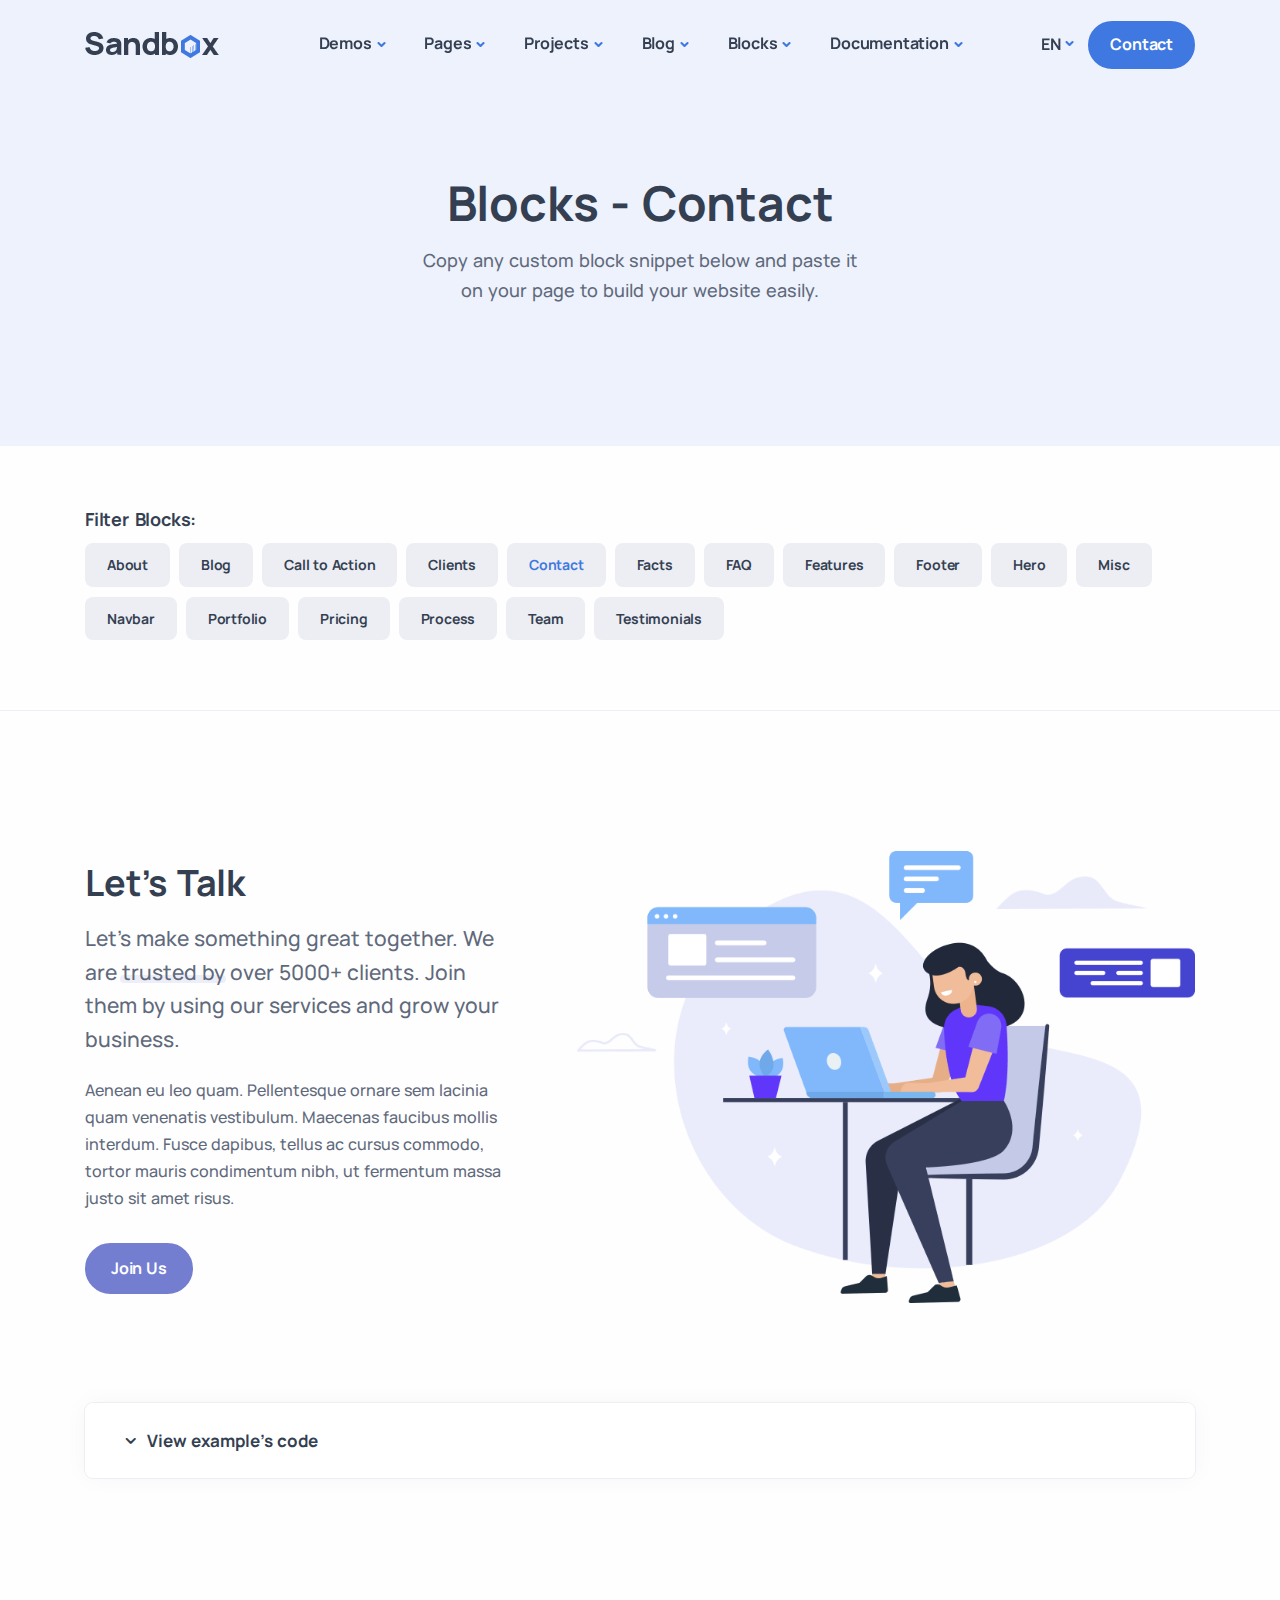
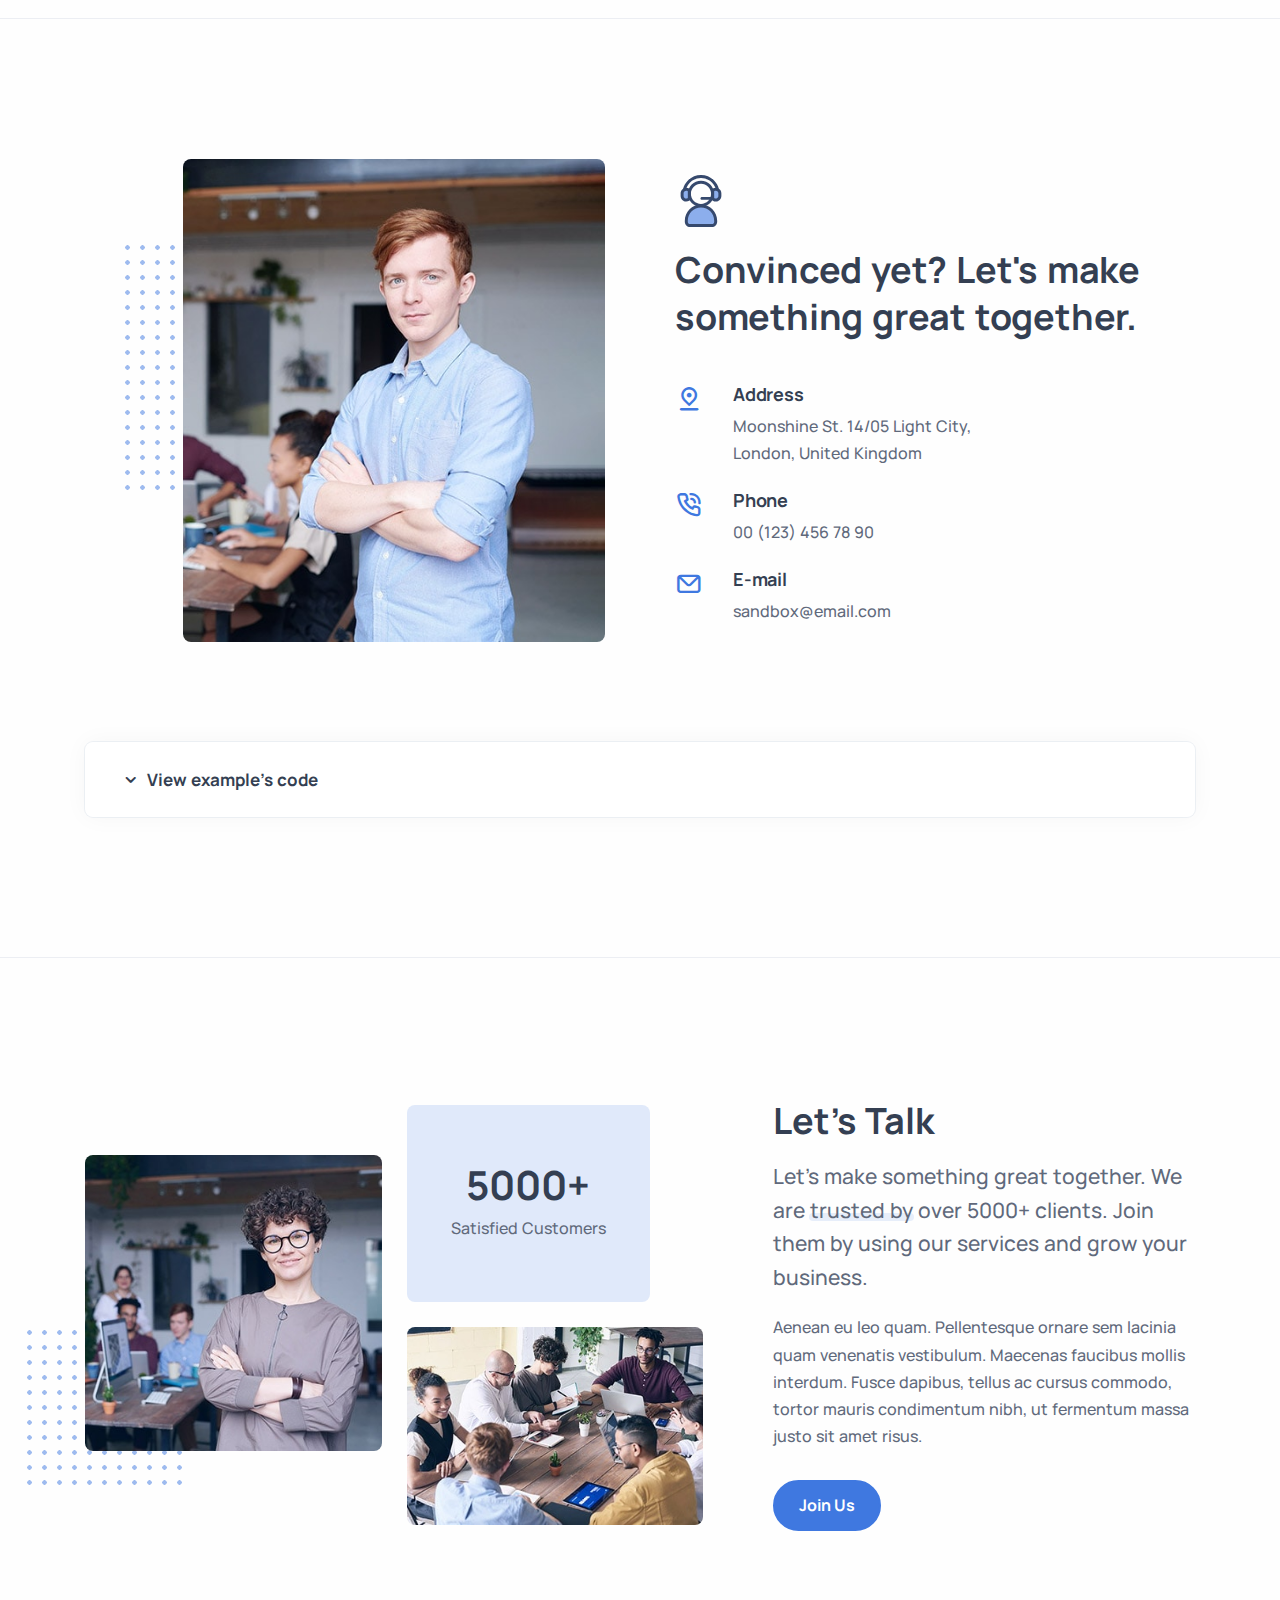
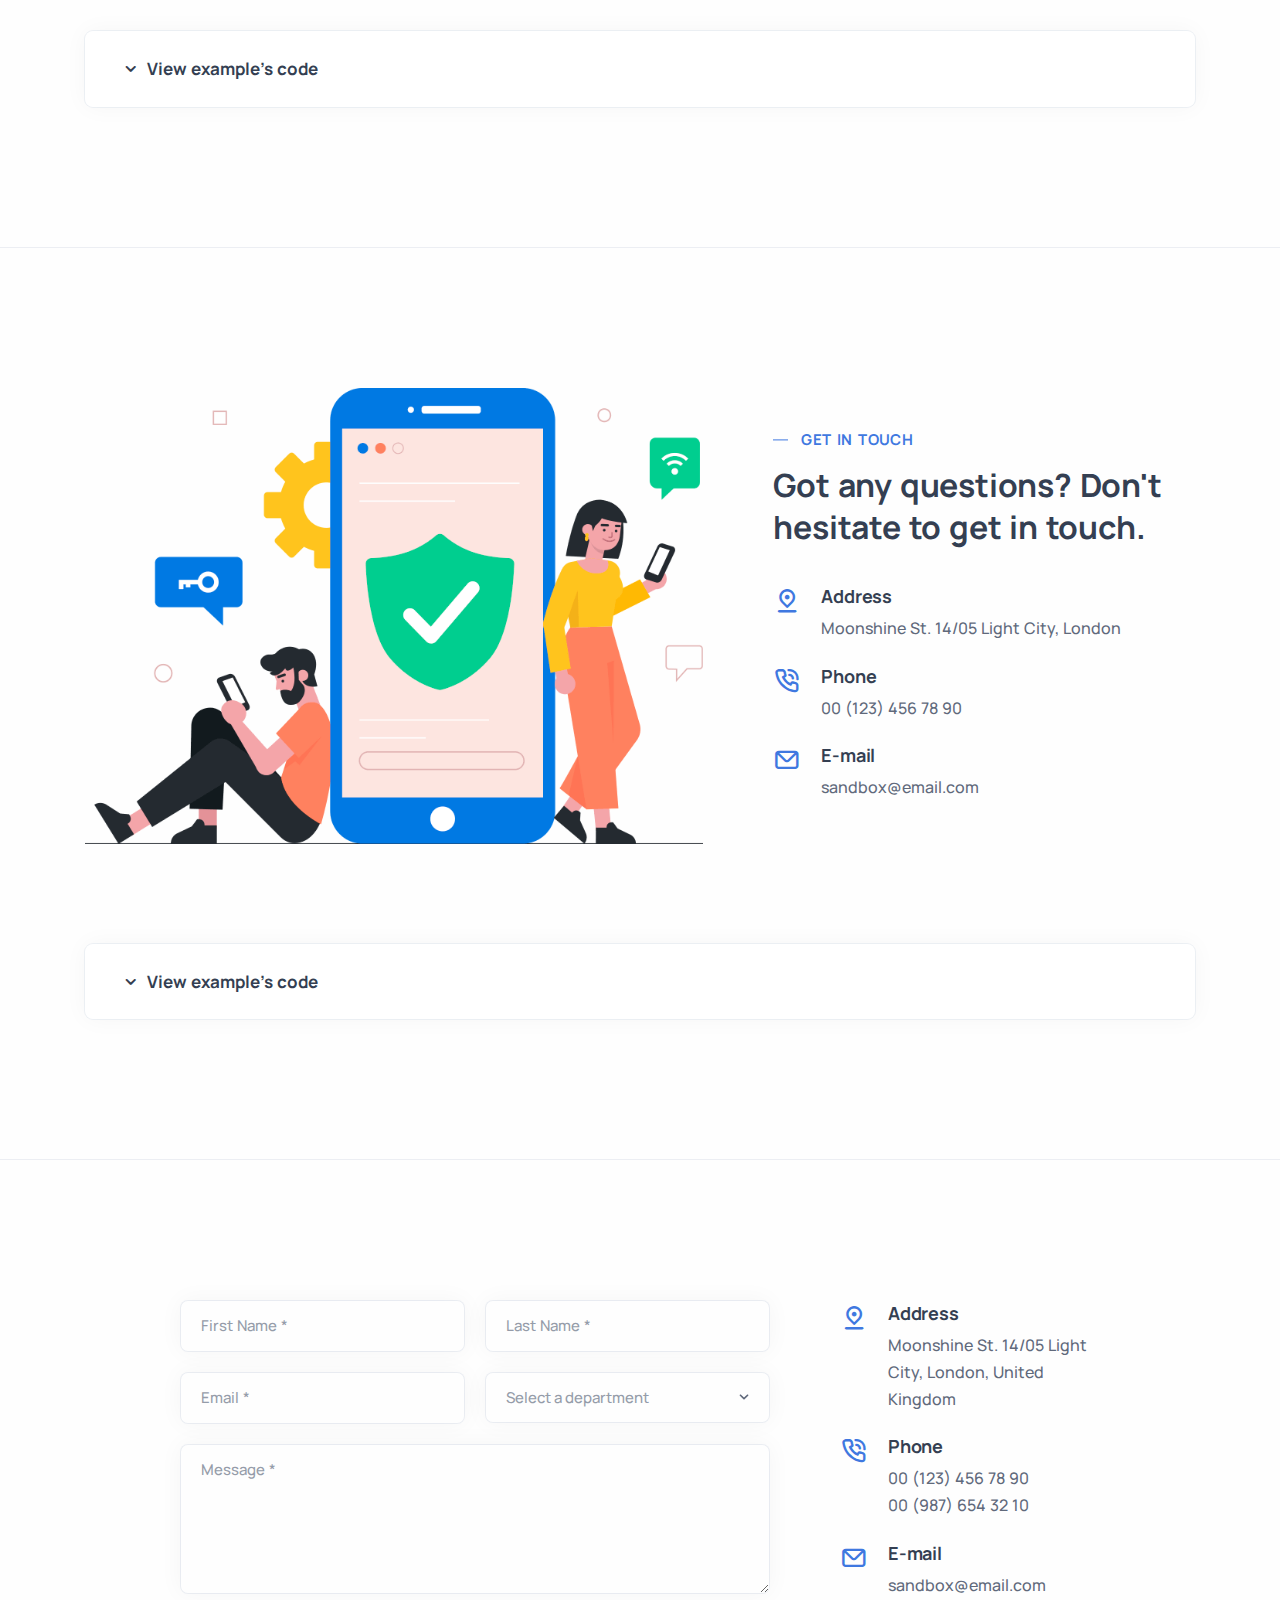
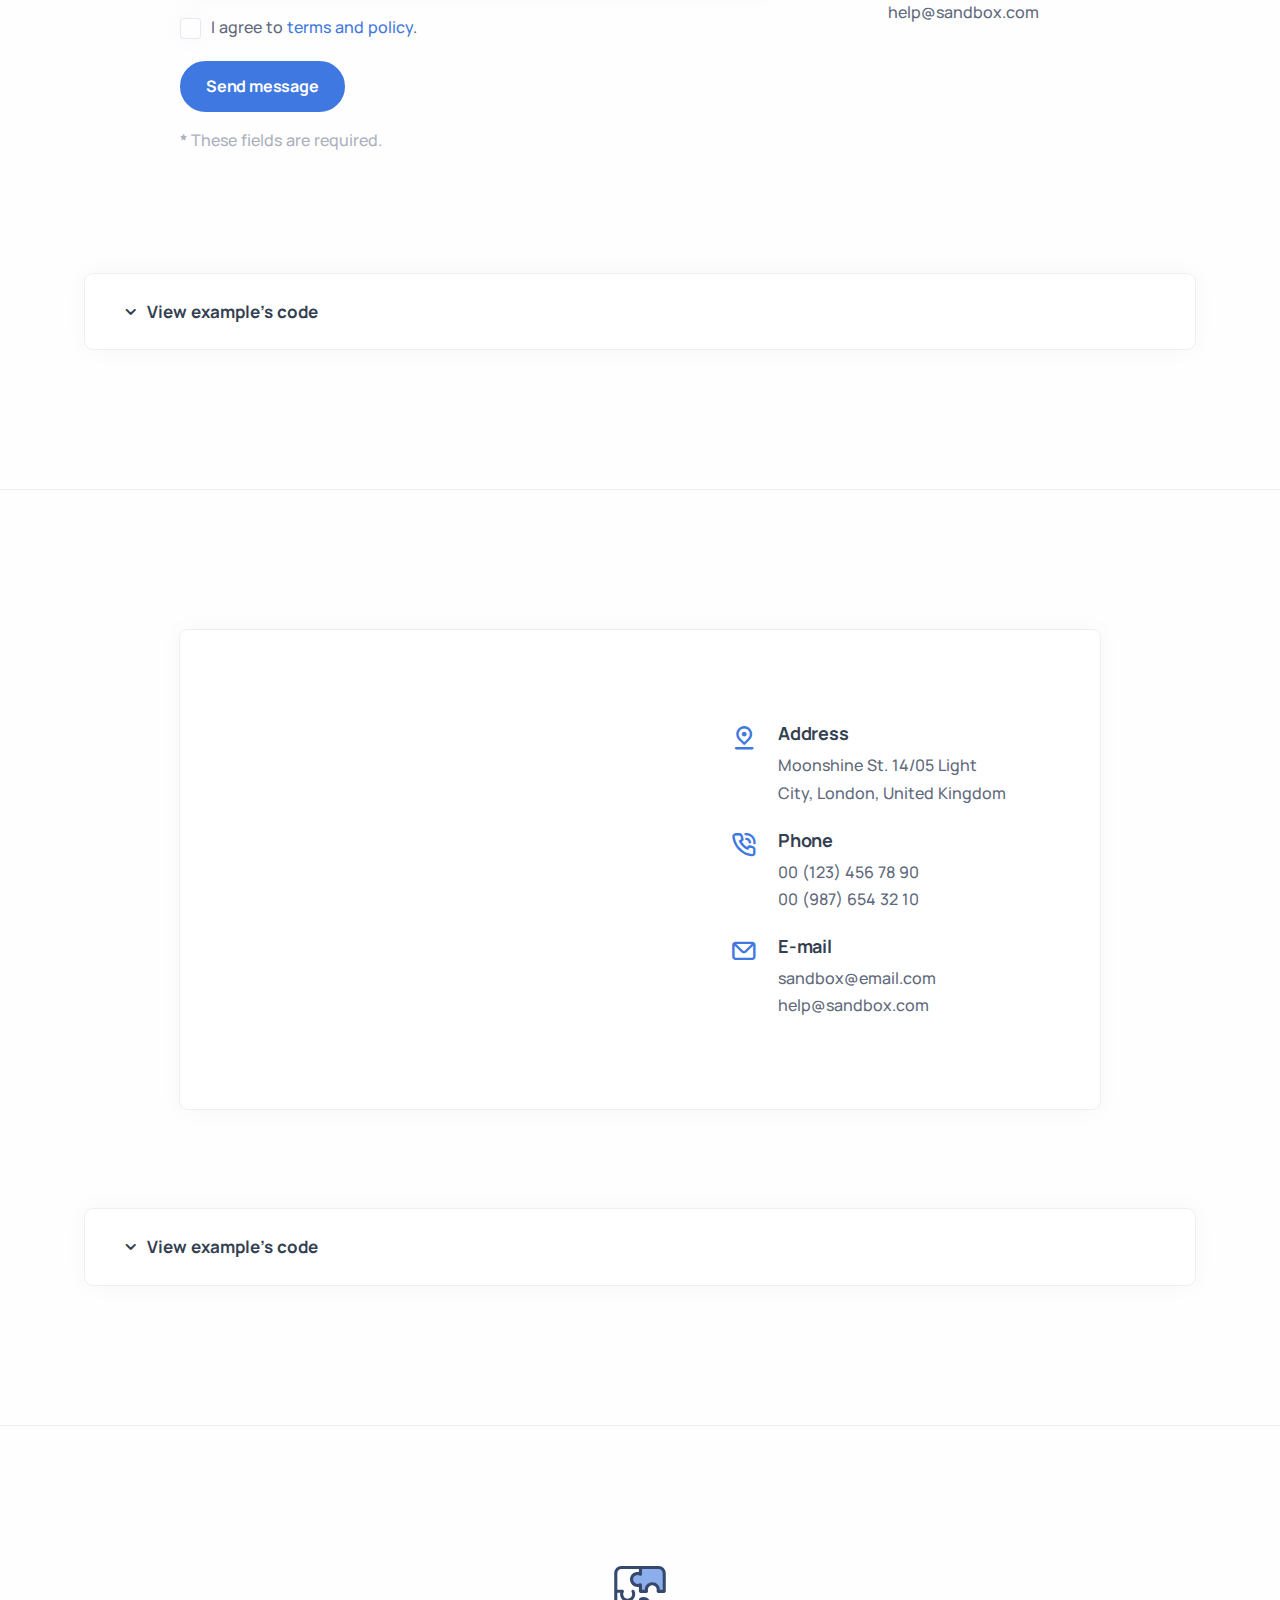
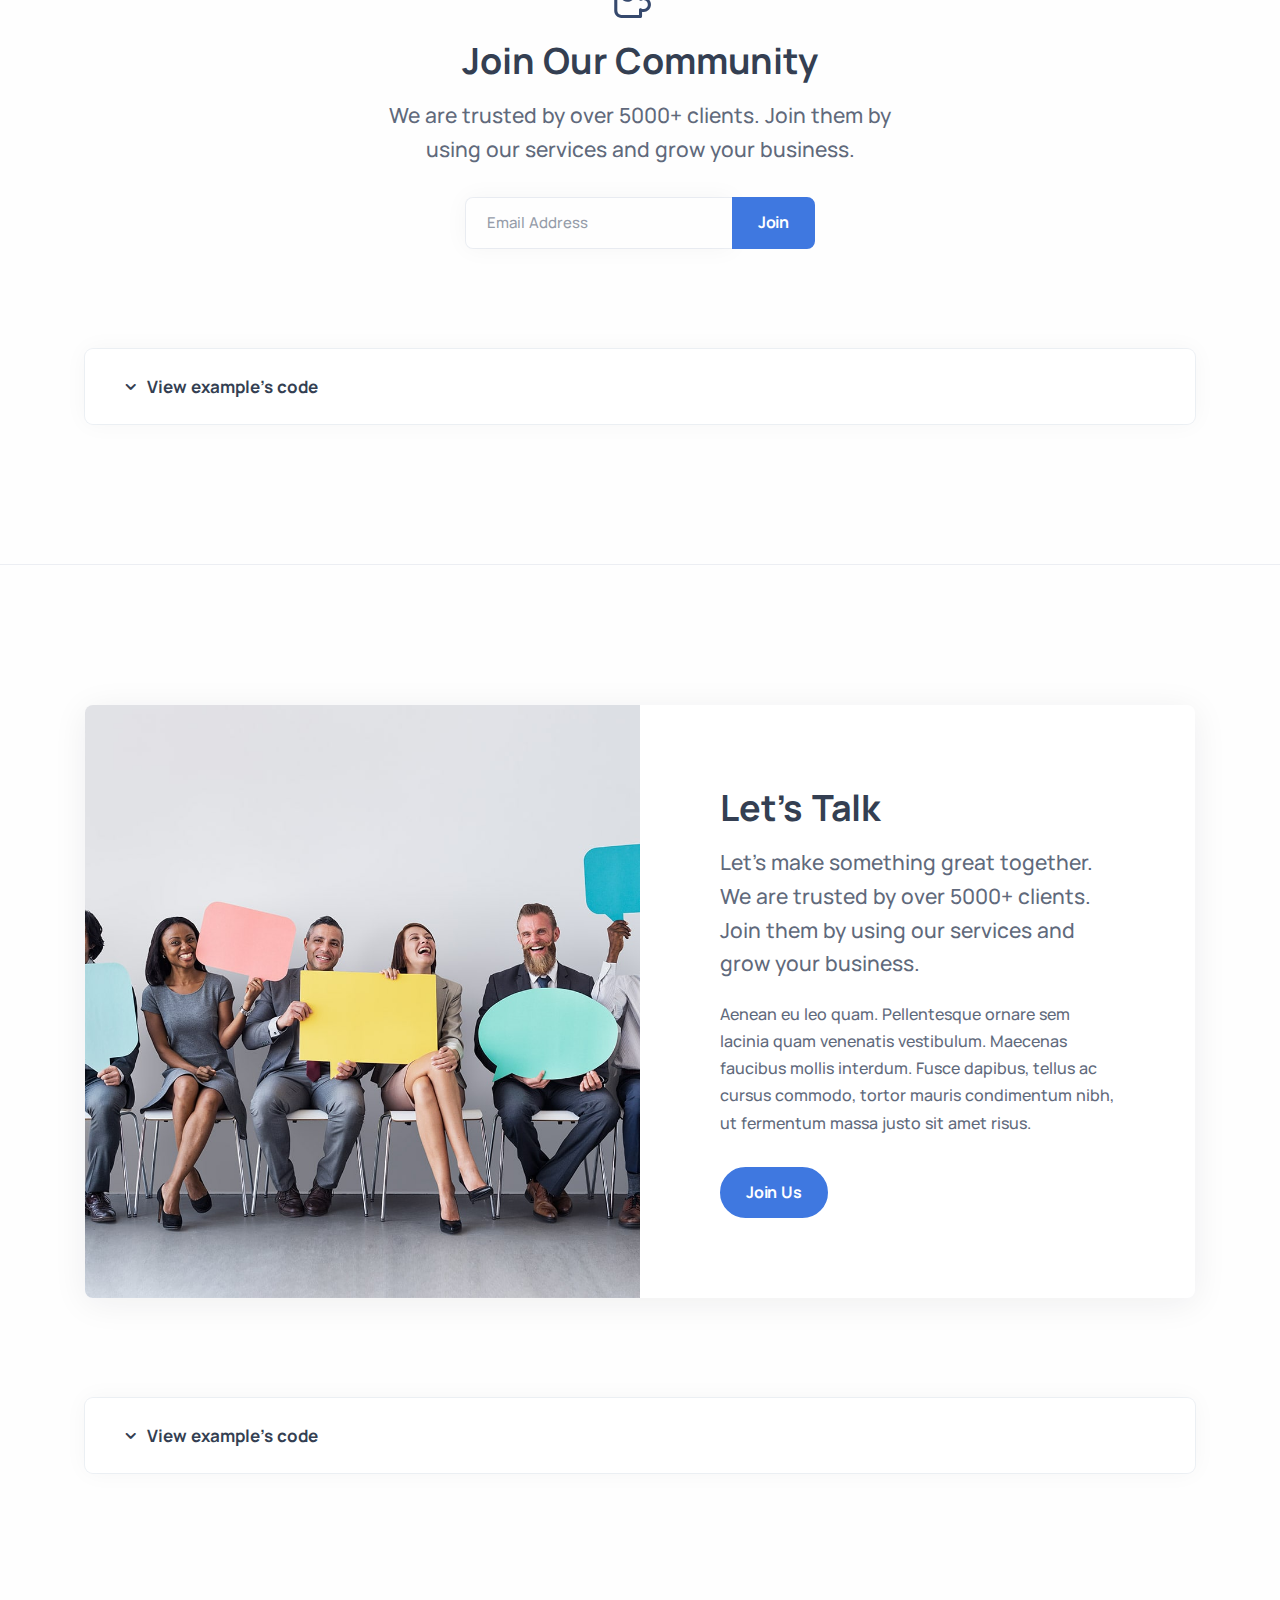
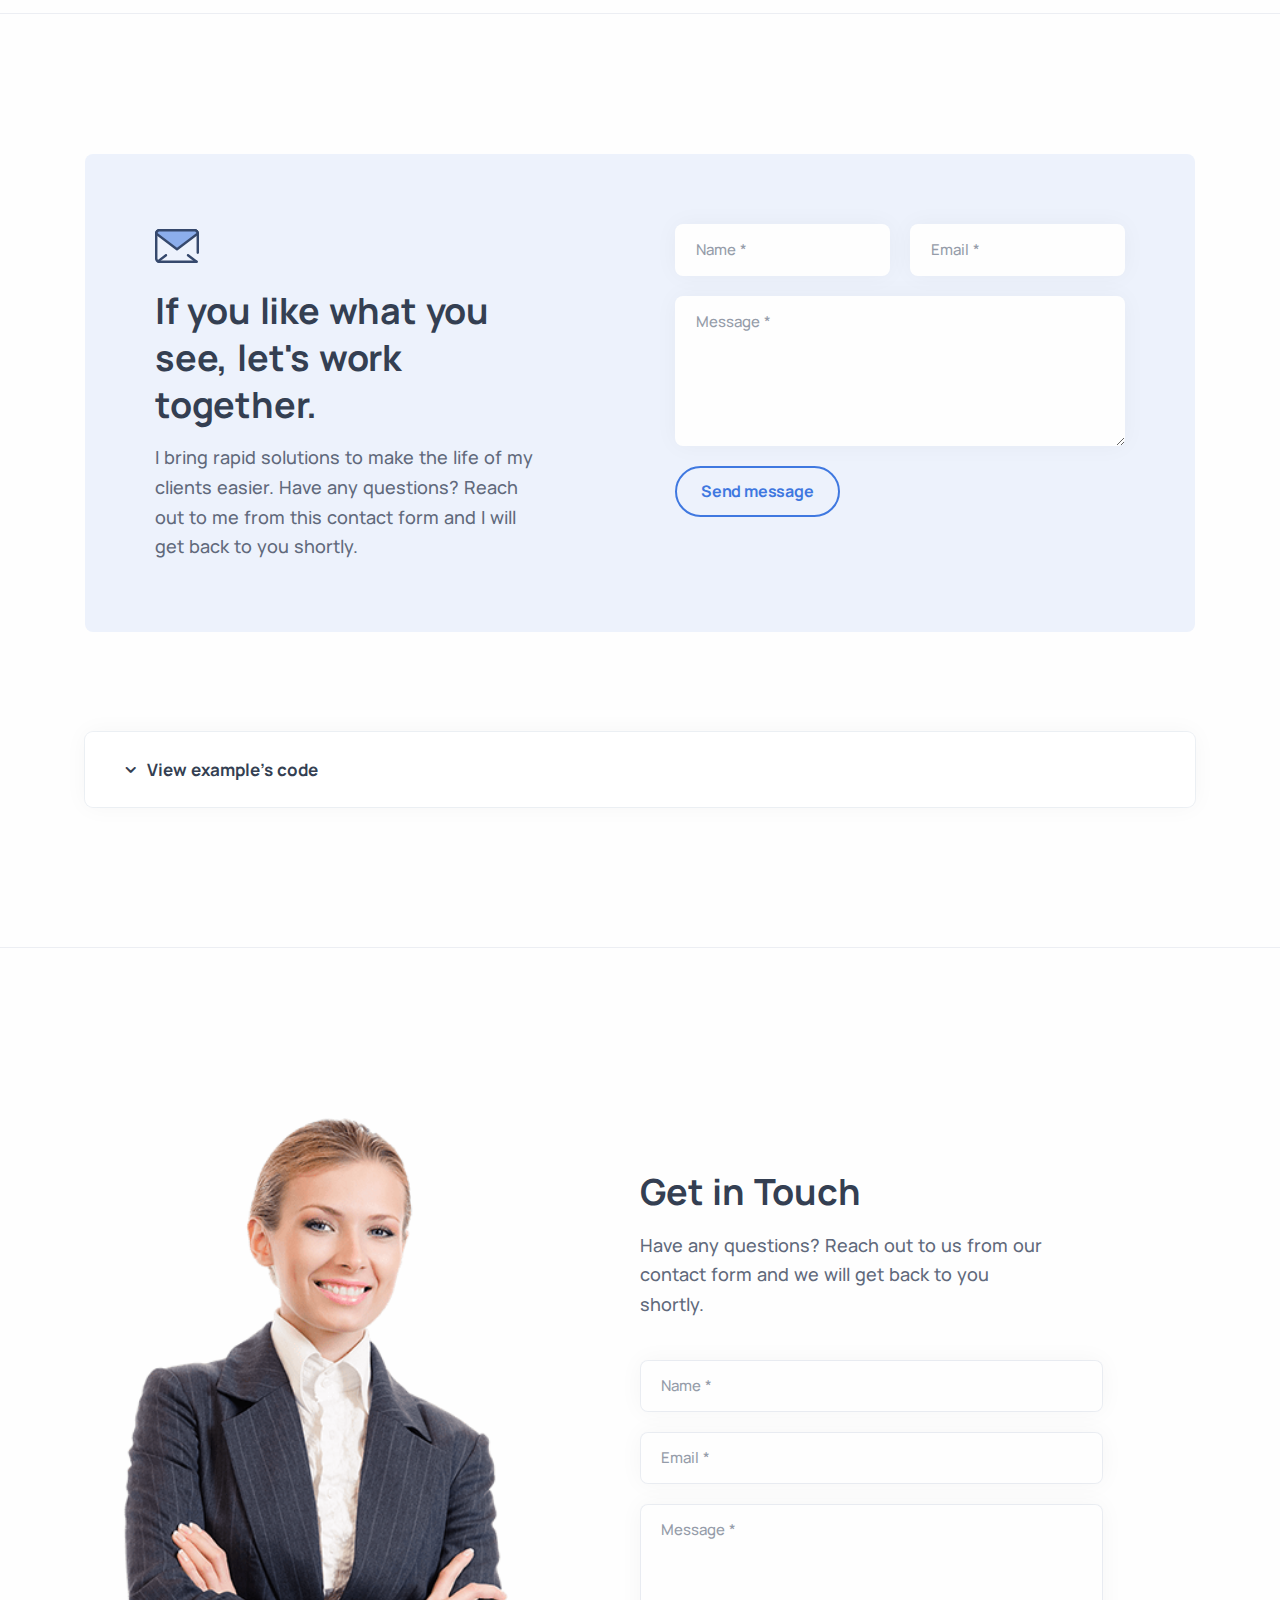
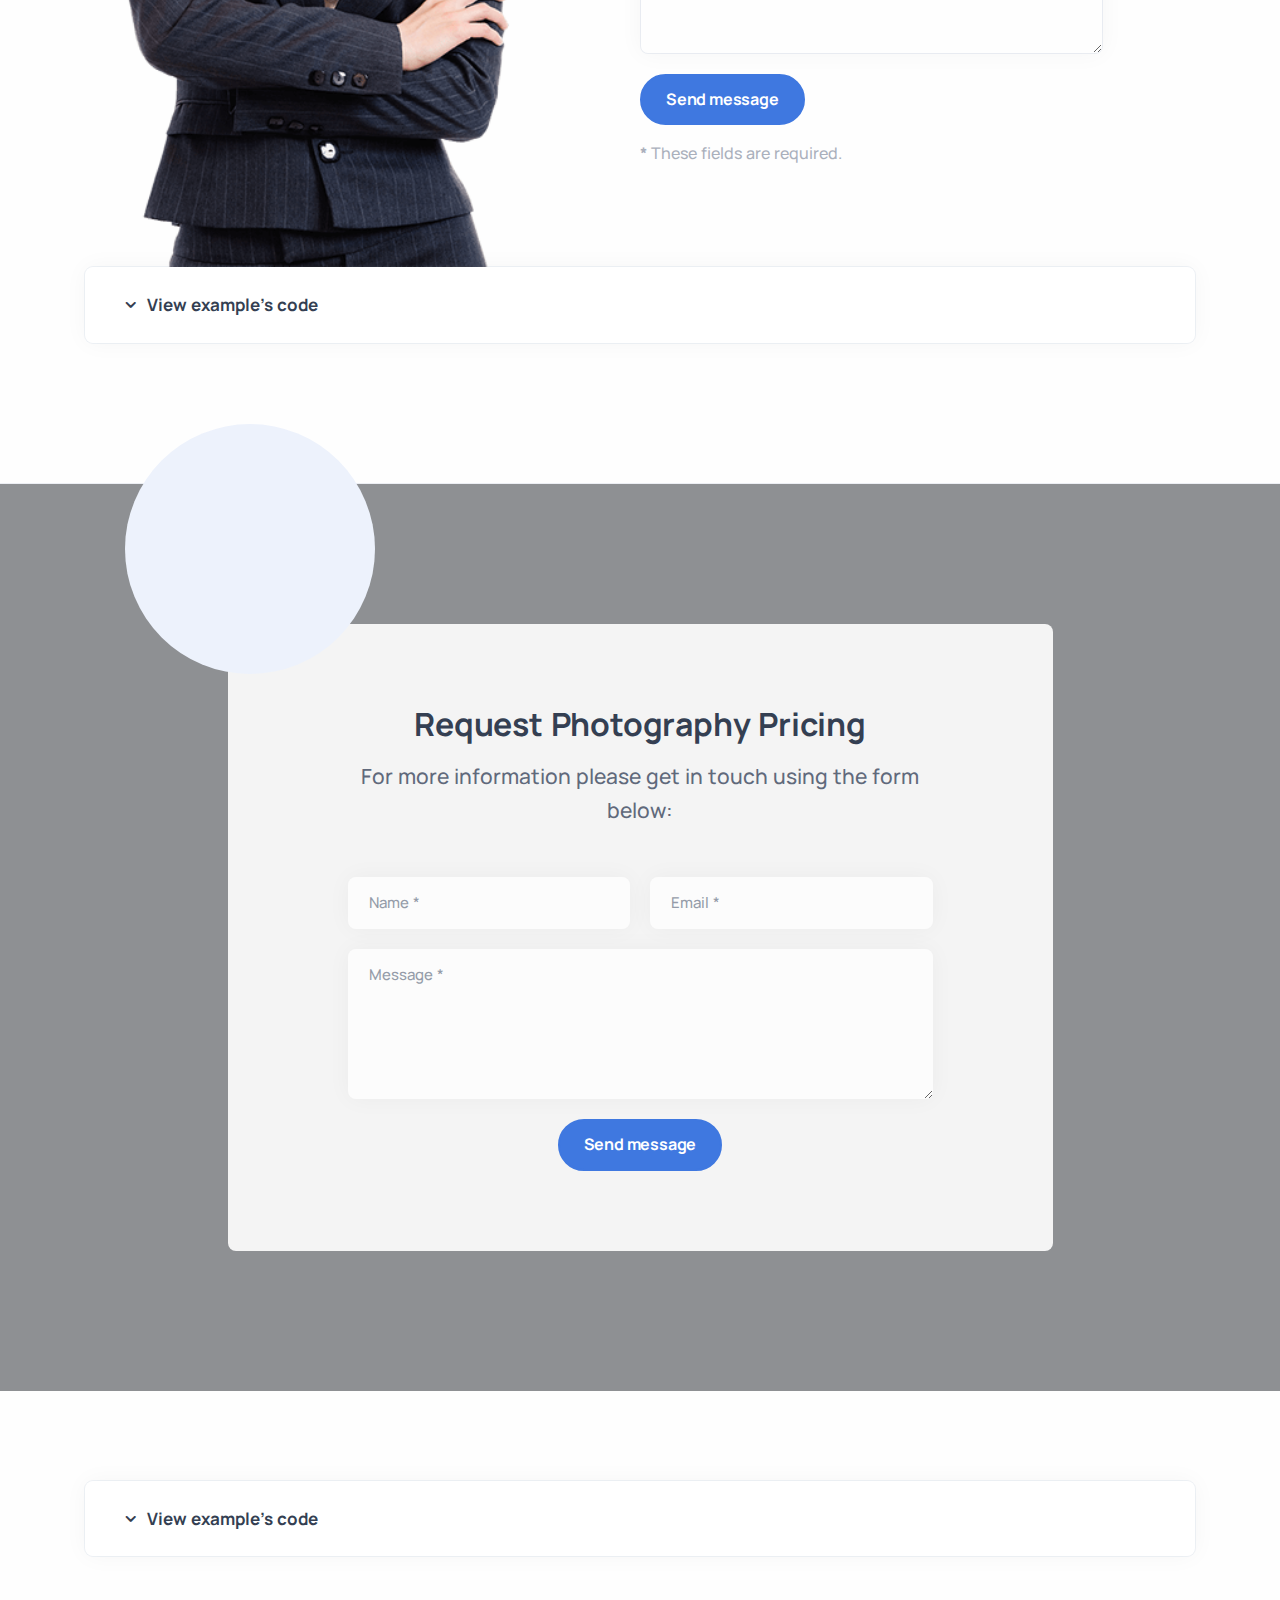
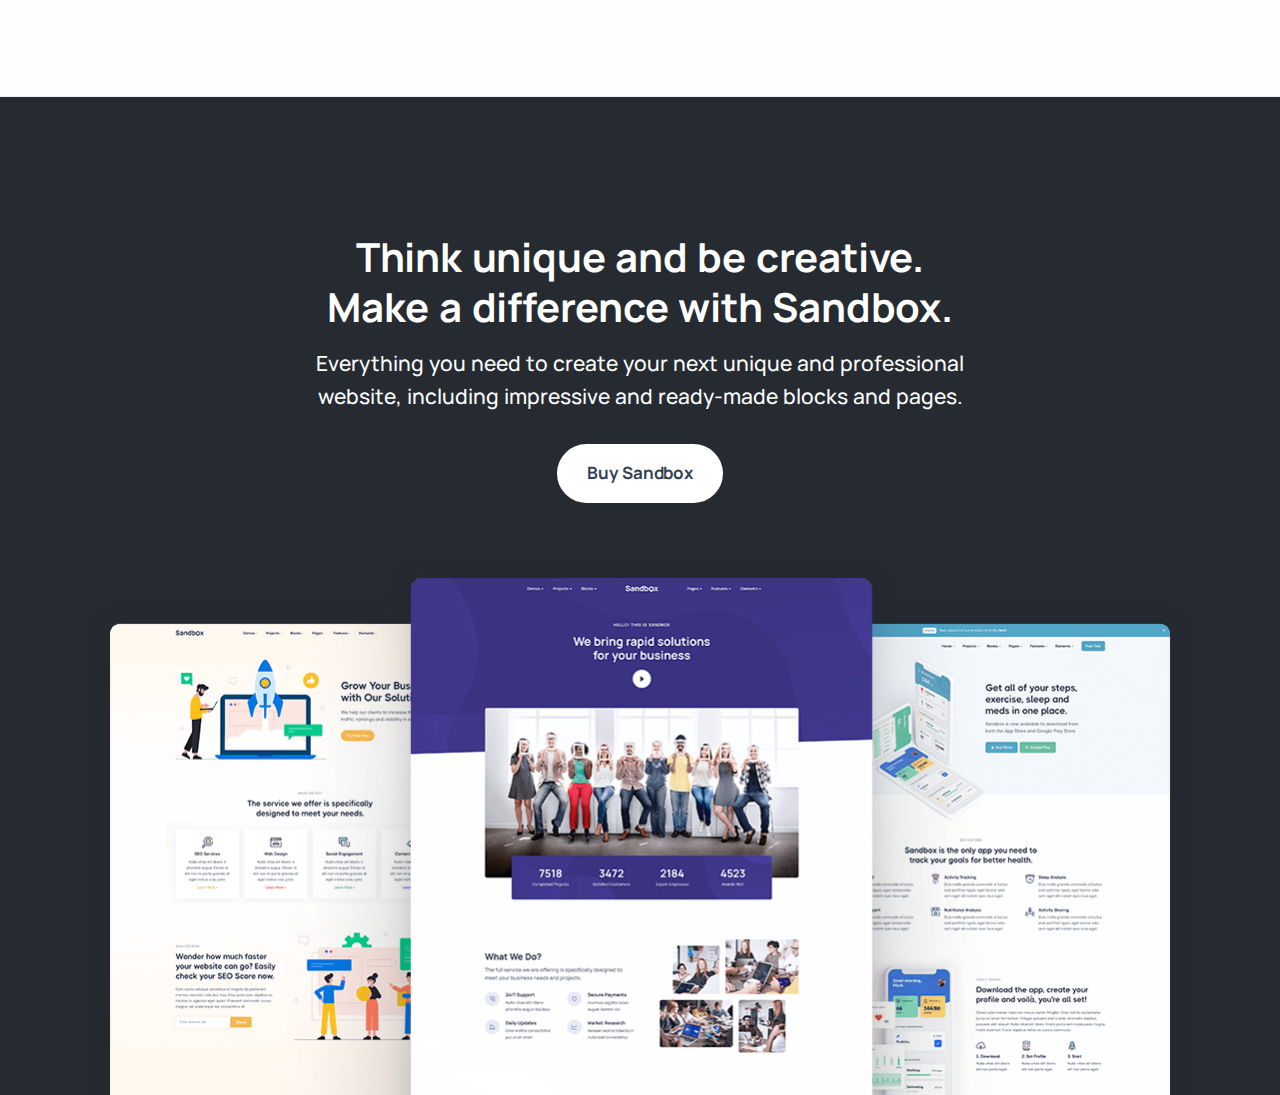
<file: docs/blocks/contact.html>
<!DOCTYPE html>
<html lang="en">

<head>
  <meta charset="utf-8">
  <meta name="viewport" content="width=device-width, initial-scale=1.0">
  <meta name="description" content="An impressive and flawless site template that includes various UI elements and countless features, attractive ready-made blocks and rich pages, basically everything you need to create a unique and professional website.">
  <meta name="keywords" content="bootstrap 5, business, corporate, creative, gulp, marketing, minimal, modern, multipurpose, one page, responsive, saas, sass, seo, startup, html5 template, site template">
  <meta name="author" content="elemis">
  <title>Sandbox - Modern & Multipurpose Bootstrap 5 Template</title>
  <link rel="shortcut icon" href="../../assets/img/favicon.png">
  <link rel="stylesheet" href="../../assets/css/plugins.css">
  <link rel="stylesheet" href="../../assets/css/style.css">
</head>

<body>
  <div class="content-wrapper">
    <header class="wrapper bg-soft-primary">
      <nav class="navbar navbar-expand-lg center-nav transparent navbar-light">
        <div class="container flex-lg-row flex-nowrap align-items-center">
          <div class="navbar-brand w-100">
            <a href="../../index.html">
              <img src="../../assets/img/logo.png" srcset="../../assets/img/logo@2x.png 2x" alt="" />
            </a>
          </div>
          <div class="navbar-collapse offcanvas offcanvas-nav offcanvas-start">
            <div class="offcanvas-header d-lg-none">
              <h3 class="text-white fs-30 mb-0">Sandbox</h3>
              <button type="button" class="btn-close btn-close-white" data-bs-dismiss="offcanvas" aria-label="Close"></button>
            </div>
            <div class="offcanvas-body ms-lg-auto d-flex flex-column h-100">
              <ul class="navbar-nav">
                <li class="nav-item dropdown dropdown-mega">
                  <a class="nav-link dropdown-toggle" href="#" data-bs-toggle="dropdown">Demos</a>
                  <ul class="dropdown-menu mega-menu mega-menu-dark mega-menu-img">
                    <li class="mega-menu-content mega-menu-scroll">
                      <ul class="row row-cols-1 row-cols-lg-6 gx-0 gx-lg-4 gy-lg-2 list-unstyled">
                        <li class="col">
                          <a class="dropdown-item" href="../../demo1.html">
                            <figure class="rounded lift d-none d-lg-block"><img src="../../assets/img/demos/mi1.jpg" srcset="../../assets/img/demos/mi1@2x.jpg 2x" alt=""></figure>
                            <span class="d-lg-none">Demo 1</span>
                          </a>
                        </li>
                        <li class="col">
                          <a class="dropdown-item" href="../../demo2.html">
                            <figure class="rounded lift d-none d-lg-block"><img src="../../assets/img/demos/mi2.jpg" srcset="../../assets/img/demos/mi2@2x.jpg 2x" alt=""></figure>
                            <span class="d-lg-none">Demo 2</span>
                          </a>
                        </li>
                        <li class="col">
                          <a class="dropdown-item" href="../../demo3.html">
                            <figure class="rounded lift d-none d-lg-block"><img src="../../assets/img/demos/mi3.jpg" srcset="../../assets/img/demos/mi3@2x.jpg 2x" alt=""></figure>
                            <span class="d-lg-none">Demo 3</span>
                          </a>
                        </li>
                        <li class="col">
                          <a class="dropdown-item" href="../../demo4.html">
                            <figure class="rounded lift d-none d-lg-block"><img src="../../assets/img/demos/mi4.jpg" srcset="../../assets/img/demos/mi4@2x.jpg 2x" alt=""></figure>
                            <span class="d-lg-none">Demo 4</span>
                          </a>
                        </li>
                        <li class="col">
                          <a class="dropdown-item" href="../../demo5.html">
                            <figure class="rounded lift d-none d-lg-block"><img src="../../assets/img/demos/mi5.jpg" srcset="../../assets/img/demos/mi5@2x.jpg 2x" alt=""></figure>
                            <span class="d-lg-none">Demo 5</span>
                          </a>
                        </li>
                        <li class="col">
                          <a class="dropdown-item" href="../../demo6.html">
                            <figure class="rounded lift d-none d-lg-block"><img src="../../assets/img/demos/mi6.jpg" srcset="../../assets/img/demos/mi6@2x.jpg 2x" alt=""></figure>
                            <span class="d-lg-none">Demo 6</span>
                          </a>
                        </li>
                        <li class="col">
                          <a class="dropdown-item" href="../../demo7.html">
                            <figure class="rounded lift d-none d-lg-block"><img src="../../assets/img/demos/mi7.jpg" srcset="../../assets/img/demos/mi7@2x.jpg 2x" alt=""></figure>
                            <span class="d-lg-none">Demo 7</span>
                          </a>
                        </li>
                        <li class="col">
                          <a class="dropdown-item" href="../../demo8.html">
                            <figure class="rounded lift d-none d-lg-block"><img src="../../assets/img/demos/mi8.jpg" srcset="../../assets/img/demos/mi8@2x.jpg 2x" alt=""></figure>
                            <span class="d-lg-none">Demo 8</span>
                          </a>
                        </li>
                        <li class="col">
                          <a class="dropdown-item" href="../../demo9.html">
                            <figure class="rounded lift d-none d-lg-block"><img src="../../assets/img/demos/mi9.jpg" srcset="../../assets/img/demos/mi9@2x.jpg 2x" alt=""></figure>
                            <span class="d-lg-none">Demo 9</span>
                          </a>
                        </li>
                        <li class="col">
                          <a class="dropdown-item" href="../../demo10.html">
                            <figure class="rounded lift d-none d-lg-block"><img src="../../assets/img/demos/mi10.jpg" srcset="../../assets/img/demos/mi10@2x.jpg 2x" alt=""></figure>
                            <span class="d-lg-none">Demo 10</span>
                          </a>
                        </li>
                        <li class="col">
                          <a class="dropdown-item" href="../../demo11.html">
                            <figure class="rounded lift d-none d-lg-block"><img src="../../assets/img/demos/mi11.jpg" srcset="../../assets/img/demos/mi11@2x.jpg 2x" alt=""></figure>
                            <span class="d-lg-none">Demo 11</span>
                          </a>
                        </li>
                        <li class="col">
                          <a class="dropdown-item" href="../../demo12.html">
                            <figure class="rounded lift d-none d-lg-block"><img src="../../assets/img/demos/mi12.jpg" srcset="../../assets/img/demos/mi12@2x.jpg 2x" alt=""></figure>
                            <span class="d-lg-none">Demo 12</span>
                          </a>
                        </li>
                        <li class="col">
                          <a class="dropdown-item" href="../../demo13.html">
                            <figure class="rounded lift d-none d-lg-block"><img src="../../assets/img/demos/mi13.jpg" srcset="../../assets/img/demos/mi13@2x.jpg 2x" alt=""></figure>
                            <span class="d-lg-none">Demo 13</span>
                          </a>
                        </li>
                        <li class="col">
                          <a class="dropdown-item" href="../../demo14.html">
                            <figure class="rounded lift d-none d-lg-block"><img src="../../assets/img/demos/mi14.jpg" srcset="../../assets/img/demos/mi14@2x.jpg 2x" alt=""></figure>
                            <span class="d-lg-none">Demo 14</span>
                          </a>
                        </li>
                        <li class="col">
                          <a class="dropdown-item" href="../../demo15.html">
                            <figure class="rounded lift d-none d-lg-block"><img src="../../assets/img/demos/mi15.jpg" srcset="../../assets/img/demos/mi15@2x.jpg 2x" alt=""></figure>
                            <span class="d-lg-none">Demo 15</span>
                          </a>
                        </li>
                        <li class="col">
                          <a class="dropdown-item" href="../../demo16.html">
                            <figure class="rounded lift d-none d-lg-block"><img src="../../assets/img/demos/mi16.jpg" srcset="../../assets/img/demos/mi16@2x.jpg 2x" alt=""></figure>
                            <span class="d-lg-none">Demo 16</span>
                          </a>
                        </li>
                        <li class="col">
                          <a class="dropdown-item" href="../../demo17.html">
                            <figure class="rounded lift d-none d-lg-block"><img src="../../assets/img/demos/mi17.jpg" srcset="../../assets/img/demos/mi17@2x.jpg 2x" alt=""></figure>
                            <span class="d-lg-none">Demo 17</span>
                          </a>
                        </li>
                        <li class="col">
                          <a class="dropdown-item" href="../../demo18.html">
                            <figure class="rounded lift d-none d-lg-block"><img src="../../assets/img/demos/mi18.jpg" srcset="../../assets/img/demos/mi18@2x.jpg 2x" alt=""></figure>
                            <span class="d-lg-none">Demo 18</span>
                          </a>
                        </li>
                        <li class="col">
                          <a class="dropdown-item" href="../../demo19.html">
                            <figure class="rounded lift d-none d-lg-block"><img src="../../assets/img/demos/mi19.jpg" srcset="../../assets/img/demos/mi19@2x.jpg 2x" alt=""></figure>
                            <span class="d-lg-none">Demo 19</span>
                          </a>
                        </li>
                        <li class="col">
                          <a class="dropdown-item" href="../../demo20.html">
                            <figure class="rounded lift d-none d-lg-block"><img src="../../assets/img/demos/mi20.jpg" srcset="../../assets/img/demos/mi20@2x.jpg 2x" alt=""></figure>
                            <span class="d-lg-none">Demo 20</span>
                          </a>
                        </li>
                        <li class="col">
                          <a class="dropdown-item" href="../../demo21.html">
                            <figure class="rounded lift d-none d-lg-block"><img src="../../assets/img/demos/mi21.jpg" srcset="../../assets/img/demos/mi21@2x.jpg 2x" alt=""></figure>
                            <span class="d-lg-none">Demo 21</span>
                          </a>
                        </li>
                        <li class="col">
                          <a class="dropdown-item" href="../../demo22.html">
                            <figure class="rounded lift d-none d-lg-block"><img src="../../assets/img/demos/mi22.jpg" srcset="../../assets/img/demos/mi22@2x.jpg 2x" alt=""></figure>
                            <span class="d-lg-none">Demo 22</span>
                          </a>
                        </li>
                        <li class="col">
                          <a class="dropdown-item" href="../../demo23.html">
                            <figure class="rounded lift d-none d-lg-block"><img src="../../assets/img/demos/mi23.jpg" srcset="../../assets/img/demos/mi23@2x.jpg 2x" alt=""></figure>
                            <span class="d-lg-none">Demo 23</span>
                          </a>
                        </li>
                        <li class="col">
                          <a class="dropdown-item" href="../../demo24.html">
                            <figure class="rounded lift d-none d-lg-block"><img src="../../assets/img/demos/mi24.jpg" srcset="../../assets/img/demos/mi24@2x.jpg 2x" alt=""></figure>
                            <span class="d-lg-none">Demo 24</span>
                          </a>
                        </li>
                        <li class="col">
                          <a class="dropdown-item" href="../../demo25.html">
                            <figure class="rounded lift d-none d-lg-block"><img src="../../assets/img/demos/mi25.jpg" srcset="../../assets/img/demos/mi25@2x.jpg 2x" alt=""></figure>
                            <span class="d-lg-none">Demo 25</span>
                          </a>
                        </li>
                        <li class="col">
                          <a class="dropdown-item" href="../../demo26.html">
                            <figure class="rounded lift d-none d-lg-block"><img src="../../assets/img/demos/mi26.jpg" srcset="../../assets/img/demos/mi26@2x.jpg 2x" alt=""></figure>
                            <span class="d-lg-none">Demo 26</span>
                          </a>
                        </li>
                        <li class="col">
                          <a class="dropdown-item" href="../../demo27.html">
                            <figure class="rounded lift d-none d-lg-block"><img src="../../assets/img/demos/mi27.jpg" srcset="../../assets/img/demos/mi27@2x.jpg 2x" alt=""></figure>
                            <span class="d-lg-none">Demo 27</span>
                          </a>
                        </li>
                        <li class="col">
                          <a class="dropdown-item" href="../../demo28.html">
                            <figure class="rounded lift d-none d-lg-block"><img src="../../assets/img/demos/mi28.jpg" srcset="../../assets/img/demos/mi28@2x.jpg 2x" alt=""></figure>
                            <span class="d-lg-none">Demo 28</span>
                          </a>
                        </li>
                        <li class="col">
                          <a class="dropdown-item" href="../../demo29.html">
                            <figure class="rounded lift d-none d-lg-block"><img src="../../assets/img/demos/mi29.jpg" srcset="../../assets/img/demos/mi29@2x.jpg 2x" alt=""></figure>
                            <span class="d-lg-none">Demo 29</span>
                          </a>
                        </li>
                        <li class="col">
                          <a class="dropdown-item" href="../../demo30.html">
                            <figure class="rounded lift d-none d-lg-block"><img src="../../assets/img/demos/mi30.jpg" srcset="../../assets/img/demos/mi30@2x.jpg 2x" alt=""></figure>
                            <span class="d-lg-none">Demo 30</span>
                          </a>
                        </li>
                        <li class="col">
                          <a class="dropdown-item" href="../../demo31.html">
                            <figure class="rounded lift d-none d-lg-block"><img src="../../assets/img/demos/mi31.jpg" srcset="../../assets/img/demos/mi31@2x.jpg 2x" alt=""></figure>
                            <span class="d-lg-none">Demo 31</span>
                          </a>
                        </li>
                        <li class="col">
                          <a class="dropdown-item" href="../../demo32.html">
                            <figure class="rounded lift d-none d-lg-block"><img src="../../assets/img/demos/mi32.jpg" srcset="../../assets/img/demos/mi32@2x.jpg 2x" alt=""></figure>
                            <span class="d-lg-none">Demo 32</span>
                          </a>
                        </li>
                        <li class="col">
                          <a class="dropdown-item" href="../../demo33.html">
                            <figure class="rounded lift d-none d-lg-block"><img src="../../assets/img/demos/mi33.jpg" srcset="../../assets/img/demos/mi33@2x.jpg 2x" alt=""></figure>
                            <span class="d-lg-none">Demo 33</span>
                          </a>
                        </li>
                        <li class="col">
                          <a class="dropdown-item" href="../../demo34.html">
                            <figure class="rounded lift d-none d-lg-block"><img src="../../assets/img/demos/mi34.jpg" srcset="../../assets/img/demos/mi34@2x.jpg 2x" alt=""></figure>
                            <span class="d-lg-none">Demo 34</span>
                          </a>
                        </li>
                      </ul>
                      <!--/.row -->
                      <span class="d-none d-lg-flex"><i class="uil uil-direction"></i><strong>Scroll to view more</strong></span>
                    </li>
                    <!--/.mega-menu-content-->
                  </ul>
                  <!--/.dropdown-menu -->
                </li>
                <li class="nav-item dropdown">
                  <a class="nav-link dropdown-toggle" href="#" data-bs-toggle="dropdown">Pages</a>
                  <ul class="dropdown-menu">
                    <li class="dropdown dropdown-submenu dropend"><a class="dropdown-item dropdown-toggle" href="#" data-bs-toggle="dropdown">Services</a>
                      <ul class="dropdown-menu">
                        <li class="nav-item"><a class="dropdown-item" href="../../services.html">Services I</a></li>
                        <li class="nav-item"><a class="dropdown-item" href="../../services2.html">Services II</a></li>
                      </ul>
                    </li>
                    <li class="dropdown dropdown-submenu dropend"><a class="dropdown-item dropdown-toggle" href="#" data-bs-toggle="dropdown">About</a>
                      <ul class="dropdown-menu">
                        <li class="nav-item"><a class="dropdown-item" href="../../about.html">About I</a></li>
                        <li class="nav-item"><a class="dropdown-item" href="../../about2.html">About II</a></li>
                      </ul>
                    </li>
                    <li class="dropdown dropdown-submenu dropend"><a class="dropdown-item dropdown-toggle" href="#" data-bs-toggle="dropdown">Shop</a>
                      <ul class="dropdown-menu">
                        <li class="nav-item"><a class="dropdown-item" href="../../shop.html">Shop I</a></li>
                        <li class="nav-item"><a class="dropdown-item" href="../../shop2.html">Shop II</a></li>
                        <li class="nav-item"><a class="dropdown-item" href="../../shop-product.html">Product Page</a></li>
                        <li class="nav-item"><a class="dropdown-item" href="../../shop-cart.html">Shopping Cart</a></li>
                        <li class="nav-item"><a class="dropdown-item" href="../../shop-checkout.html">Checkout</a></li>
                      </ul>
                    </li>
                    <li class="dropdown dropdown-submenu dropend"><a class="dropdown-item dropdown-toggle" href="#" data-bs-toggle="dropdown">Contact</a>
                      <ul class="dropdown-menu">
                        <li class="nav-item"><a class="dropdown-item" href="../../contact.html">Contact I</a></li>
                        <li class="nav-item"><a class="dropdown-item" href="../../contact2.html">Contact II</a></li>
                        <li class="nav-item"><a class="dropdown-item" href="../../contact3.html">Contact III</a></li>
                      </ul>
                    </li>
                    <li class="dropdown dropdown-submenu dropend"><a class="dropdown-item dropdown-toggle" href="#" data-bs-toggle="dropdown">Career</a>
                      <ul class="dropdown-menu">
                        <li class="nav-item"><a class="dropdown-item" href="../../career.html">Job Listing I</a></li>
                        <li class="nav-item"><a class="dropdown-item" href="../../career2.html">Job Listing II</a></li>
                        <li class="nav-item"><a class="dropdown-item" href="../../career-job.html">Job Description</a></li>
                      </ul>
                    </li>
                    <li class="dropdown dropdown-submenu dropend"><a class="dropdown-item dropdown-toggle" href="#" data-bs-toggle="dropdown">Utility</a>
                      <ul class="dropdown-menu">
                        <li class="nav-item"><a class="dropdown-item" href="../../404.html">404 Not Found</a></li>
                        <li class="nav-item"><a class="dropdown-item" href="../../page-loader.html">Page Loader</a></li>
                        <li class="nav-item"><a class="dropdown-item" href="../../signin.html">Sign In I</a></li>
                        <li class="nav-item"><a class="dropdown-item" href="../../signin2.html">Sign In II</a></li>
                        <li class="nav-item"><a class="dropdown-item" href="../../signup.html">Sign Up I</a></li>
                        <li class="nav-item"><a class="dropdown-item" href="../../signup2.html">Sign Up II</a></li>
                        <li class="nav-item"><a class="dropdown-item" href="../../terms.html">Terms</a></li>
                      </ul>
                    </li>
                    <li class="nav-item"><a class="dropdown-item" href="../../pricing.html">Pricing</a></li>
                    <li class="nav-item"><a class="dropdown-item" href="../../onepage.html">One Page</a></li>
                  </ul>
                </li>
                <li class="nav-item dropdown">
                  <a class="nav-link dropdown-toggle" href="#" data-bs-toggle="dropdown">Projects</a>
                  <div class="dropdown-menu dropdown-lg">
                    <div class="dropdown-lg-content">
                      <div>
                        <h6 class="dropdown-header">Project Pages</h6>
                        <ul class="list-unstyled">
                          <li><a class="dropdown-item" href="../../projects.html">Projects I</a></li>
                          <li><a class="dropdown-item" href="../../projects2.html">Projects II</a></li>
                          <li><a class="dropdown-item" href="../../projects3.html">Projects III</a></li>
                          <li><a class="dropdown-item" href="../../projects4.html">Projects IV</a></li>
                        </ul>
                      </div>
                      <!-- /.column -->
                      <div>
                        <h6 class="dropdown-header">Single Projects</h6>
                        <ul class="list-unstyled">
                          <li><a class="dropdown-item" href="../../single-project.html">Single Project I</a></li>
                          <li><a class="dropdown-item" href="../../single-project2.html">Single Project II</a></li>
                          <li><a class="dropdown-item" href="../../single-project3.html">Single Project III</a></li>
                          <li><a class="dropdown-item" href="../../single-project4.html">Single Project IV</a></li>
                        </ul>
                      </div>
                      <!-- /.column -->
                    </div>
                    <!-- /auto-column -->
                  </div>
                </li>
                <li class="nav-item dropdown">
                  <a class="nav-link dropdown-toggle" href="#" data-bs-toggle="dropdown">Blog</a>
                  <ul class="dropdown-menu">
                    <li class="nav-item"><a class="dropdown-item" href="../../blog.html">Blog without Sidebar</a></li>
                    <li class="nav-item"><a class="dropdown-item" href="../../blog2.html">Blog with Sidebar</a></li>
                    <li class="nav-item"><a class="dropdown-item" href="../../blog3.html">Blog with Left Sidebar</a></li>
                    <li class="dropdown dropdown-submenu dropend"><a class="dropdown-item dropdown-toggle" href="#" data-bs-toggle="dropdown">Blog Posts</a>
                      <ul class="dropdown-menu">
                        <li class="nav-item"><a class="dropdown-item" href="../../blog-post.html">Post without Sidebar</a></li>
                        <li class="nav-item"><a class="dropdown-item" href="../../blog-post2.html">Post with Sidebar</a></li>
                        <li class="nav-item"><a class="dropdown-item" href="../../blog-post3.html">Post with Left Sidebar</a></li>
                      </ul>
                    </li>
                  </ul>
                </li>
                <li class="nav-item dropdown dropdown-mega">
                  <a class="nav-link dropdown-toggle" href="#" data-bs-toggle="dropdown">Blocks</a>
                  <ul class="dropdown-menu mega-menu mega-menu-dark mega-menu-img">
                    <li class="mega-menu-content">
                      <ul class="row row-cols-1 row-cols-lg-6 gx-0 gx-lg-6 gy-lg-4 list-unstyled">
                        <li class="col"><a class="dropdown-item" href="../../docs/blocks/about.html">
                            <div class="rounded img-svg d-none d-lg-block p-4 mb-lg-2"><img class="rounded-0" src="../../assets/img/demos/block1.svg" alt=""></div>
                            <span>About</span>
                          </a>
                        </li>
                        <li class="col"><a class="dropdown-item" href="../../docs/blocks/blog.html">
                            <div class="rounded img-svg d-none d-lg-block p-4 mb-lg-2"><img class="rounded-0" src="../../assets/img/demos/block2.svg" alt=""></div>
                            <span>Blog</span>
                          </a>
                        </li>
                        <li class="col"><a class="dropdown-item" href="../../docs/blocks/call-to-action.html">
                            <div class="rounded img-svg d-none d-lg-block p-4 mb-lg-2"><img class="rounded-0" src="../../assets/img/demos/block3.svg" alt=""></div>
                            <span>Call to Action</span>
                          </a>
                        </li>
                        <li class="col"><a class="dropdown-item" href="../../docs/blocks/clients.html">
                            <div class="rounded img-svg d-none d-lg-block p-4 mb-lg-2"><img class="rounded-0" src="../../assets/img/demos/block4.svg" alt=""></div>
                            <span>Clients</span>
                          </a>
                        </li>
                        <li class="col"><a class="dropdown-item" href="../../docs/blocks/contact.html">
                            <div class="rounded img-svg d-none d-lg-block p-4 mb-lg-2"><img class="rounded-0" src="../../assets/img/demos/block5.svg" alt=""></div>
                            <span>Contact</span>
                          </a>
                        </li>
                        <li class="col"><a class="dropdown-item" href="../../docs/blocks/facts.html">
                            <div class="rounded img-svg d-none d-lg-block p-4 mb-lg-2"><img class="rounded-0" src="../../assets/img/demos/block6.svg" alt=""></div>
                            <span>Facts</span>
                          </a>
                        </li>
                        <li class="col"><a class="dropdown-item" href="../../docs/blocks/faq.html">
                            <div class="rounded img-svg d-none d-lg-block p-4 mb-lg-2"><img class="rounded-0" src="../../assets/img/demos/block7.svg" alt=""></div>
                            <span>FAQ</span>
                          </a>
                        </li>
                        <li class="col"><a class="dropdown-item" href="../../docs/blocks/features.html">
                            <div class="rounded img-svg d-none d-lg-block p-4 mb-lg-2"><img class="rounded-0" src="../../assets/img/demos/block8.svg" alt=""></div>
                            <span>Features</span>
                          </a>
                        </li>
                        <li class="col"><a class="dropdown-item" href="../../docs/blocks/footer.html">
                            <div class="rounded img-svg d-none d-lg-block p-4 mb-lg-2"><img class="rounded-0" src="../../assets/img/demos/block9.svg" alt=""></div>
                            <span>Footer</span>
                          </a>
                        </li>
                        <li class="col"><a class="dropdown-item" href="../../docs/blocks/hero.html">
                            <div class="rounded img-svg d-none d-lg-block p-4 mb-lg-2"><img class="rounded-0" src="../../assets/img/demos/block10.svg" alt=""></div>
                            <span>Hero</span>
                          </a>
                        </li>
                        <li class="col"><a class="dropdown-item" href="../../docs/blocks/misc.html">
                            <div class="rounded img-svg d-none d-lg-block p-4 mb-lg-2"><img class="rounded-0" src="../../assets/img/demos/block17.svg" alt=""></div>
                            <span>Misc</span>
                          </a>
                        </li>
                        <li class="col"><a class="dropdown-item" href="../../docs/blocks/navbar.html">
                            <div class="rounded img-svg d-none d-lg-block p-4 mb-lg-2"><img class="rounded-0" src="../../assets/img/demos/block11.svg" alt=""></div>
                            <span>Navbar</span>
                          </a>
                        </li>
                        <li class="col"><a class="dropdown-item" href="../../docs/blocks/portfolio.html">
                            <div class="rounded img-svg d-none d-lg-block p-4 mb-lg-2"><img class="rounded-0" src="../../assets/img/demos/block12.svg" alt=""></div>
                            <span>Portfolio</span>
                          </a>
                        </li>
                        <li class="col"><a class="dropdown-item" href="../../docs/blocks/pricing.html">
                            <div class="rounded img-svg d-none d-lg-block p-4 mb-lg-2"><img class="rounded-0" src="../../assets/img/demos/block13.svg" alt=""></div>
                            <span>Pricing</span>
                          </a>
                        </li>
                        <li class="col"><a class="dropdown-item" href="../../docs/blocks/process.html">
                            <div class="rounded img-svg d-none d-lg-block p-4 mb-lg-2"><img class="rounded-0" src="../../assets/img/demos/block14.svg" alt=""></div>
                            <span>Process</span>
                          </a>
                        </li>
                        <li class="col"><a class="dropdown-item" href="../../docs/blocks/team.html">
                            <div class="rounded img-svg d-none d-lg-block p-4 mb-lg-2"><img class="rounded-0" src="../../assets/img/demos/block15.svg" alt=""></div>
                            <span>Team</span>
                          </a>
                        </li>
                        <li class="col"><a class="dropdown-item" href="../../docs/blocks/testimonials.html">
                            <div class="rounded img-svg d-none d-lg-block p-4 mb-lg-2"><img class="rounded-0" src="../../assets/img/demos/block16.svg" alt=""></div>
                            <span>Testimonials</span>
                          </a>
                        </li>
                      </ul>
                      <!--/.row -->
                    </li>
                    <!--/.mega-menu-content-->
                  </ul>
                  <!--/.dropdown-menu -->
                </li>
                <li class="nav-item dropdown dropdown-mega">
                  <a class="nav-link dropdown-toggle" href="#" data-bs-toggle="dropdown">Documentation</a>
                  <ul class="dropdown-menu mega-menu">
                    <li class="mega-menu-content">
                      <div class="row gx-0 gx-lg-3">
                        <div class="col-lg-4">
                          <h6 class="dropdown-header">Usage</h6>
                          <ul class="list-unstyled cc-2 pb-lg-1">
                            <li><a class="dropdown-item" href="../../docs/index.html">Get Started</a></li>
                            <li><a class="dropdown-item" href="../../docs/forms.html">Forms</a></li>
                            <li><a class="dropdown-item" href="../../docs/faq.html">FAQ</a></li>
                            <li><a class="dropdown-item" href="../../docs/changelog.html">Changelog</a></li>
                            <li><a class="dropdown-item" href="../../docs/credits.html">Credits</a></li>
                          </ul>
                          <h6 class="dropdown-header mt-lg-6">Styleguide</h6>
                          <ul class="list-unstyled cc-2">
                            <li><a class="dropdown-item" href="../../docs/styleguide/colors.html">Colors</a></li>
                            <li><a class="dropdown-item" href="../../docs/styleguide/fonts.html">Fonts</a></li>
                            <li><a class="dropdown-item" href="../../docs/styleguide/icons-svg.html">SVG Icons</a></li>
                            <li><a class="dropdown-item" href="../../docs/styleguide/icons-font.html">Font Icons</a></li>
                            <li><a class="dropdown-item" href="../../docs/styleguide/illustrations.html">Illustrations</a></li>
                            <li><a class="dropdown-item" href="../../docs/styleguide/backgrounds.html">Backgrounds</a></li>
                            <li><a class="dropdown-item" href="../../docs/styleguide/misc.html">Misc</a></li>
                          </ul>
                        </div>
                        <!--/column -->
                        <div class="col-lg-8">
                          <h6 class="dropdown-header">Elements</h6>
                          <ul class="list-unstyled cc-3">
                            <li><a class="dropdown-item" href="../../docs/elements/accordion.html">Accordion</a></li>
                            <li><a class="dropdown-item" href="../../docs/elements/alerts.html">Alerts</a></li>
                            <li><a class="dropdown-item" href="../../docs/elements/animations.html">Animations</a></li>
                            <li><a class="dropdown-item" href="../../docs/elements/avatars.html">Avatars</a></li>
                            <li><a class="dropdown-item" href="../../docs/elements/background.html">Background</a></li>
                            <li><a class="dropdown-item" href="../../docs/elements/badges.html">Badges</a></li>
                            <li><a class="dropdown-item" href="../../docs/elements/buttons.html">Buttons</a></li>
                            <li><a class="dropdown-item" href="../../docs/elements/card.html">Card</a></li>
                            <li><a class="dropdown-item" href="../../docs/elements/carousel.html">Carousel</a></li>
                            <li><a class="dropdown-item" href="../../docs/elements/dividers.html">Dividers</a></li>
                            <li><a class="dropdown-item" href="../../docs/elements/form-elements.html">Form Elements</a></li>
                            <li><a class="dropdown-item" href="../../docs/elements/image-hover.html">Image Hover</a></li>
                            <li><a class="dropdown-item" href="../../docs/elements/image-mask.html">Image Mask</a></li>
                            <li><a class="dropdown-item" href="../../docs/elements/lightbox.html">Lightbox</a></li>
                            <li><a class="dropdown-item" href="../../docs/elements/player.html">Media Player</a></li>
                            <li><a class="dropdown-item" href="../../docs/elements/modal.html">Modal</a></li>
                            <li><a class="dropdown-item" href="../../docs/elements/pagination.html">Pagination</a></li>
                            <li><a class="dropdown-item" href="../../docs/elements/progressbar.html">Progressbar</a></li>
                            <li><a class="dropdown-item" href="../../docs/elements/shadows.html">Shadows</a></li>
                            <li><a class="dropdown-item" href="../../docs/elements/shapes.html">Shapes</a></li>
                            <li><a class="dropdown-item" href="../../docs/elements/tables.html">Tables</a></li>
                            <li><a class="dropdown-item" href="../../docs/elements/tabs.html">Tabs</a></li>
                            <li><a class="dropdown-item" href="../../docs/elements/text-animations.html">Text Animations</a></li>
                            <li><a class="dropdown-item" href="../../docs/elements/text-highlight.html">Text Highlight</a></li>
                            <li><a class="dropdown-item" href="../../docs/elements/tiles.html">Tiles</a></li>
                            <li><a class="dropdown-item" href="../../docs/elements/tooltips-popovers.html">Tooltips & Popovers</a></li>
                            <li><a class="dropdown-item" href="../../docs/elements/typography.html">Typography</a></li>
                          </ul>
                        </div>
                        <!--/column -->
                      </div>
                      <!--/.row -->
                    </li>
                    <!--/.mega-menu-content-->
                  </ul>
                  <!--/.dropdown-menu -->
                </li>
              </ul>
              <!-- /.navbar-nav -->
              <div class="offcanvas-footer d-lg-none">
                <div>
                  <a href="mailto:first.last@email.com" class="link-inverse">info@email.com</a>
                  <br /> 00 (123) 456 78 90 <br />
                  <nav class="nav social social-white mt-4">
                    <a href="#"><i class="uil uil-twitter"></i></a>
                    <a href="#"><i class="uil uil-facebook-f"></i></a>
                    <a href="#"><i class="uil uil-dribbble"></i></a>
                    <a href="#"><i class="uil uil-instagram"></i></a>
                    <a href="#"><i class="uil uil-youtube"></i></a>
                  </nav>
                  <!-- /.social -->
                </div>
              </div>
              <!-- /.offcanvas-footer -->
            </div>
            <!-- /.offcanvas-body -->
          </div>
          <!-- /.navbar-collapse -->
          <div class="navbar-other w-100 d-flex ms-auto">
            <ul class="navbar-nav flex-row align-items-center ms-auto">
              <li class="nav-item dropdown language-select text-uppercase">
                <a class="nav-link dropdown-item dropdown-toggle" href="#" role="button" data-bs-toggle="dropdown" aria-haspopup="true" aria-expanded="false">En</a>
                <ul class="dropdown-menu">
                  <li class="nav-item"><a class="dropdown-item" href="#">En</a></li>
                  <li class="nav-item"><a class="dropdown-item" href="#">De</a></li>
                  <li class="nav-item"><a class="dropdown-item" href="#">Es</a></li>
                </ul>
              </li>
              <li class="nav-item d-none d-md-block">
                <a href="../../contact.html" class="btn btn-sm btn-primary rounded-pill">Contact</a>
              </li>
              <li class="nav-item d-lg-none">
                <button class="hamburger offcanvas-nav-btn"><span></span></button>
              </li>
            </ul>
            <!-- /.navbar-nav -->
          </div>
          <!-- /.navbar-other -->
        </div>
        <!-- /.container -->
      </nav>
      <!-- /.navbar -->
    </header>
    <!-- /header -->
    <section class="wrapper bg-soft-primary">
      <div class="container pt-10 pb-12 pt-md-14 pb-md-16 text-center">
        <div class="row">
          <div class="col-md-9 col-lg-7 col-xl-5 mx-auto">
            <h1 class="display-1 mb-3">Blocks - Contact</h1>
            <p class="lead px-xxl-10">Copy any custom block snippet below and paste it on your page to build your website easily.</p>
          </div>
          <!-- /column -->
        </div>
        <!-- /.row -->
      </div>
      <!-- /.container -->
    </section>
    <!-- /section -->
    <section class="wrapper bg-light wrapper-border">
      <div class="container py-11">
        <h2 class="h5">Filter Blocks:</h2>
        <ul class="list-inline mb-0">
          <li class="list-inline-item me-1 mb-2"><a href="../../docs/blocks/about.html" class="btn btn-soft-ash btn-sm rounded ">About</a></li>
          <li class="list-inline-item me-1 mb-2"><a href="../../docs/blocks/blog.html" class="btn btn-soft-ash btn-sm rounded ">Blog</a></li>
          <li class="list-inline-item me-1 mb-2"><a href="../../docs/blocks/call-to-action.html" class="btn btn-soft-ash btn-sm rounded ">Call to Action</a></li>
          <li class="list-inline-item me-1 mb-2"><a href="../../docs/blocks/clients.html" class="btn btn-soft-ash btn-sm rounded ">Clients</a></li>
          <li class="list-inline-item me-1 mb-2"><a href="../../docs/blocks/contact.html" class="btn btn-soft-ash btn-sm rounded text-primary pe-none">Contact</a></li>
          <li class="list-inline-item me-1 mb-2"><a href="../../docs/blocks/facts.html" class="btn btn-soft-ash btn-sm rounded ">Facts</a></li>
          <li class="list-inline-item me-1 mb-2"><a href="../../docs/blocks/faq.html" class="btn btn-soft-ash btn-sm rounded ">FAQ</a></li>
          <li class="list-inline-item me-1 mb-2"><a href="../../docs/blocks/features.html" class="btn btn-soft-ash btn-sm rounded ">Features</a></li>
          <li class="list-inline-item me-1 mb-2"><a href="../../docs/blocks/footer.html" class="btn btn-soft-ash btn-sm rounded ">Footer</a></li>
          <li class="list-inline-item me-1 mb-2"><a href="../../docs/blocks/hero.html" class="btn btn-soft-ash btn-sm rounded ">Hero</a></li>
          <li class="list-inline-item me-1 mb-2"><a href="../../docs/blocks/misc.html" class="btn btn-soft-ash btn-sm rounded ">Misc</a></li>
          <li class="list-inline-item me-1 mb-2"><a href="../../docs/blocks/navbar.html" class="btn btn-soft-ash btn-sm rounded ">Navbar</a></li>
          <li class="list-inline-item me-1 mb-2"><a href="../../docs/blocks/portfolio.html" class="btn btn-soft-ash btn-sm rounded ">Portfolio</a></li>
          <li class="list-inline-item me-1 mb-2"><a href="../../docs/blocks/pricing.html" class="btn btn-soft-ash btn-sm rounded ">Pricing</a></li>
          <li class="list-inline-item me-1 mb-2"><a href="../../docs/blocks/process.html" class="btn btn-soft-ash btn-sm rounded ">Process</a></li>
          <li class="list-inline-item me-1 mb-2"><a href="../../docs/blocks/team.html" class="btn btn-soft-ash btn-sm rounded ">Team</a></li>
          <li class="list-inline-item me-1 mb-2"><a href="../../docs/blocks/testimonials.html" class="btn btn-soft-ash btn-sm rounded ">Testimonials</a></li>
        </ul>
      </div>
      <!-- /.container -->
    </section>
    <!-- /section -->
    <section id="snippet-1" class="wrapper bg-light wrapper-border">
      <div class="container pt-15 pt-md-17 pb-13 pb-md-15">
        <div class="row gy-10 gx-lg-8 gx-xl-12 align-items-center">
          <div class="col-lg-7 order-lg-2 position-relative">
            <figure><img class="w-auto" src="../../assets/img/illustrations/i14.png" srcset="../../assets/img/illustrations/i14@2x.png 2x" alt="" /></figure>
          </div>
          <!--/column -->
          <div class="col-lg-5">
            <h2 class="display-4 mb-3">Let’s Talk</h2>
            <p class="lead fs-lg">Let's make something great together. We are <span class="underline purple">trusted by</span> over 5000+ clients. Join them by using our services and grow your business.</p>
            <p>Aenean eu leo quam. Pellentesque ornare sem lacinia quam venenatis vestibulum. Maecenas faucibus mollis interdum. Fusce dapibus, tellus ac cursus commodo, tortor mauris condimentum nibh, ut fermentum massa justo sit amet risus.</p>
            <a href="#" class="btn btn-purple rounded-pill mt-2">Join Us</a>
          </div>
          <!--/column -->
        </div>
        <!--/.row -->
      </div>
      <!-- /.container -->
      <div class="container pb-15 pb-md-17">
        <div class="card">
          <div class="card-footer border-0 position-relative">
            <a class="collapse-link collapsed stretched-link" data-bs-toggle="collapse" href="#collapse-snippet-1">View example's code</a>
          </div>
          <!--/.card-footer -->
          <div id="collapse-snippet-1" class="card-footer bg-dark p-0 accordion-collapse collapse">
            <div class="code-wrapper">
              <div class="code-wrapper-inner">
                <pre class="language-html"><code>&lt;section class=&quot;wrapper bg-light&quot;&gt;
  &lt;div class=&quot;container py-14 py-md-16&quot;&gt;
    &lt;div class=&quot;row gy-10 gx-lg-8 gx-xl-12 align-items-center&quot;&gt;
      &lt;div class=&quot;col-lg-7 order-lg-2 position-relative&quot;&gt;
        &lt;figure&gt;&lt;img class=&quot;w-auto&quot; src=&quot;./assets/img/illustrations/i14.png&quot; srcset=&quot;./assets/img/illustrations/i14@2x.png 2x&quot; alt=&quot;&quot; /&gt;&lt;/figure&gt;
      &lt;/div&gt;
      &lt;!--/column --&gt;
      &lt;div class=&quot;col-lg-5&quot;&gt;
        &lt;h2 class=&quot;display-4 mb-3&quot;&gt;Let&rsquo;s Talk&lt;/h2&gt;
        &lt;p class=&quot;lead fs-lg&quot;&gt;Let&apos;s make something great together. We are &lt;span class=&quot;underline purple&quot;&gt;trusted by&lt;/span&gt; over 5000+ clients. Join them by using our services and grow your business.&lt;/p&gt;
        &lt;p&gt;Aenean eu leo quam. Pellentesque ornare sem lacinia quam venenatis vestibulum. Maecenas faucibus mollis interdum. Fusce dapibus, tellus ac cursus commodo, tortor mauris condimentum nibh, ut fermentum massa justo sit amet risus.&lt;/p&gt;
        &lt;a href=&quot;#&quot; class=&quot;btn btn-purple rounded-pill mt-2&quot;&gt;Join Us&lt;/a&gt;
      &lt;/div&gt;
      &lt;!--/column --&gt;
    &lt;/div&gt;
    &lt;!--/.row --&gt;
  &lt;/div&gt;
  &lt;!-- /.container --&gt;
&lt;/section&gt;
&lt;!-- /section --&gt;</code></pre>
              </div>
              <!--/.code-wrapper-inner -->
            </div>
            <!--/.code-wrapper -->
          </div>
          <!--/.card-footer -->
        </div>
        <!--/.card -->
      </div>
      <!-- /.container -->
    </section>
    <!-- /section -->
    <section id="snippet-2" class="wrapper bg-light wrapper-border">
      <div class="container pt-15 pt-md-17 pb-13 pb-md-15">
        <div class="row gx-md-8 gx-xl-12 gy-10 align-items-center">
          <div class="col-md-8 col-lg-6 offset-lg-0 col-xl-5 offset-xl-1 position-relative">
            <div class="shape bg-dot primary rellax w-17 h-21" data-rellax-speed="1" style="top: -2rem; left: -1.4rem;"></div>
            <figure class="rounded"><img src="../../assets/img/photos/about4.jpg" srcset="../../assets/img/photos/about4@2x.jpg 2x" alt=""></figure>
          </div>
          <!--/column -->
          <div class="col-lg-6">
            <img src="../../assets/img/icons/lineal/telemarketer.svg" class="svg-inject icon-svg icon-svg-md mb-4" alt="" />
            <h2 class="display-4 mb-8">Convinced yet? Let's make something great together.</h2>
            <div class="d-flex flex-row">
              <div>
                <div class="icon text-primary fs-28 me-6 mt-n1"> <i class="uil uil-location-pin-alt"></i> </div>
              </div>
              <div>
                <h5 class="mb-1">Address</h5>
                <address>Moonshine St. 14/05 Light City, <br class="d-none d-md-block" />London, United Kingdom</address>
              </div>
            </div>
            <div class="d-flex flex-row">
              <div>
                <div class="icon text-primary fs-28 me-6 mt-n1"> <i class="uil uil-phone-volume"></i> </div>
              </div>
              <div>
                <h5 class="mb-1">Phone</h5>
                <p>00 (123) 456 78 90</p>
              </div>
            </div>
            <div class="d-flex flex-row">
              <div>
                <div class="icon text-primary fs-28 me-6 mt-n1"> <i class="uil uil-envelope"></i> </div>
              </div>
              <div>
                <h5 class="mb-1">E-mail</h5>
                <p class="mb-0"><a href="mailto:sandbox@email.com" class="link-body">sandbox@email.com</a></p>
              </div>
            </div>
          </div>
          <!--/column -->
        </div>
        <!--/.row -->
      </div>
      <!-- /.container -->
      <div class="container pb-15 pb-md-17">
        <div class="card">
          <div class="card-footer border-0 position-relative">
            <a class="collapse-link collapsed stretched-link" data-bs-toggle="collapse" href="#collapse-snippet-2">View example's code</a>
          </div>
          <!--/.card-footer -->
          <div id="collapse-snippet-2" class="card-footer bg-dark p-0 accordion-collapse collapse">
            <div class="code-wrapper">
              <div class="code-wrapper-inner">
                <pre class="language-html"><code>&lt;section class=&quot;wrapper bg-light&quot;&gt;
  &lt;div class=&quot;container py-14 py-md-16&quot;&gt;
    &lt;div class=&quot;row gx-md-8 gx-xl-12 gy-10 align-items-center&quot;&gt;
      &lt;div class=&quot;col-md-8 col-lg-6 offset-lg-0 col-xl-5 offset-xl-1 position-relative&quot;&gt;
        &lt;div class=&quot;shape bg-dot primary rellax w-17 h-21&quot; data-rellax-speed=&quot;1&quot; style=&quot;top: -2rem; left: -1.4rem;&quot;&gt;&lt;/div&gt;
        &lt;figure class=&quot;rounded&quot;&gt;&lt;img src=&quot;./assets/img/photos/about4.jpg&quot; srcset=&quot;./assets/img/photos/about4@2x.jpg 2x&quot; alt=&quot;&quot;&gt;&lt;/figure&gt;
      &lt;/div&gt;
      &lt;!--/column --&gt;
      &lt;div class=&quot;col-lg-6&quot;&gt;
        &lt;img src=&quot;./assets/img/icons/lineal/telemarketer.svg&quot; class=&quot;svg-inject icon-svg icon-svg-md mb-4&quot; alt=&quot;&quot; /&gt;
        &lt;h2 class=&quot;display-4 mb-8&quot;&gt;Convinced yet? Let&apos;s make something great together.&lt;/h2&gt;
        &lt;div class=&quot;d-flex flex-row&quot;&gt;
          &lt;div&gt;
            &lt;div class=&quot;icon text-primary fs-28 me-6 mt-n1&quot;&gt; &lt;i class=&quot;uil uil-location-pin-alt&quot;&gt;&lt;/i&gt; &lt;/div&gt;
          &lt;/div&gt;
          &lt;div&gt;
            &lt;h5 class=&quot;mb-1&quot;&gt;Address&lt;/h5&gt;
            &lt;address&gt;Moonshine St. 14/05 Light City, &lt;br class=&quot;d-none d-md-block&quot; /&gt;London, United Kingdom&lt;/address&gt;
          &lt;/div&gt;
        &lt;/div&gt;
        &lt;div class=&quot;d-flex flex-row&quot;&gt;
          &lt;div&gt;
            &lt;div class=&quot;icon text-primary fs-28 me-6 mt-n1&quot;&gt; &lt;i class=&quot;uil uil-phone-volume&quot;&gt;&lt;/i&gt; &lt;/div&gt;
          &lt;/div&gt;
          &lt;div&gt;
            &lt;h5 class=&quot;mb-1&quot;&gt;Phone&lt;/h5&gt;
            &lt;p&gt;00 (123) 456 78 90&lt;/p&gt;
          &lt;/div&gt;
        &lt;/div&gt;
        &lt;div class=&quot;d-flex flex-row&quot;&gt;
          &lt;div&gt;
            &lt;div class=&quot;icon text-primary fs-28 me-6 mt-n1&quot;&gt; &lt;i class=&quot;uil uil-envelope&quot;&gt;&lt;/i&gt; &lt;/div&gt;
          &lt;/div&gt;
          &lt;div&gt;
            &lt;h5 class=&quot;mb-1&quot;&gt;E-mail&lt;/h5&gt;
            &lt;p class=&quot;mb-0&quot;&gt;&lt;a href=&quot;mailto:sandbox@email.com&quot; class=&quot;link-body&quot;&gt;sandbox@email.com&lt;/a&gt;&lt;/p&gt;
          &lt;/div&gt;
        &lt;/div&gt;
      &lt;/div&gt;
      &lt;!--/column --&gt;
    &lt;/div&gt;
    &lt;!--/.row --&gt;
  &lt;/div&gt;
  &lt;!-- /.container --&gt;
&lt;/section&gt;
&lt;!-- /section --&gt;</code></pre>
              </div>
              <!--/.code-wrapper-inner -->
            </div>
            <!--/.code-wrapper -->
          </div>
          <!--/.card-footer -->
        </div>
        <!--/.card -->
      </div>
      <!-- /.container -->
    </section>
    <!-- /section -->
    <section id="snippet-3" class="wrapper bg-light wrapper-border">
      <div class="container pt-15 pt-md-17 pb-13 pb-md-15">
        <div class="row gy-10 gx-lg-8 gx-xl-12 align-items-center">
          <div class="col-lg-7 position-relative">
            <div class="shape bg-dot primary rellax w-18 h-18" data-rellax-speed="1" style="top: 0; left: -1.4rem; z-index: 0;"></div>
            <div class="row gx-md-5 gy-5">
              <div class="col-md-6">
                <figure class="rounded mt-md-10 position-relative"><img src="../../assets/img/photos/g5.jpg" srcset="../../assets/img/photos/g5@2x.jpg 2x" alt=""></figure>
              </div>
              <!--/column -->
              <div class="col-md-6">
                <div class="row gx-md-5 gy-5">
                  <div class="col-md-12 order-md-2">
                    <figure class="rounded"><img src="../../assets/img/photos/g6.jpg" srcset="../../assets/img/photos/g6@2x.jpg 2x" alt=""></figure>
                  </div>
                  <!--/column -->
                  <div class="col-md-10">
                    <div class="card bg-pale-primary text-center counter-wrapper">
                      <div class="card-body py-11">
                        <h3 class="counter text-nowrap">5000+</h3>
                        <p class="mb-0">Satisfied Customers</p>
                      </div>
                      <!--/.card-body -->
                    </div>
                    <!--/.card -->
                  </div>
                  <!--/column -->
                </div>
                <!--/.row -->
              </div>
              <!--/column -->
            </div>
            <!--/.row -->
          </div>
          <!--/column -->
          <div class="col-lg-5">
            <h2 class="display-4 mb-3">Let’s Talk</h2>
            <p class="lead fs-lg">Let's make something great together. We are <span class="underline">trusted by</span> over 5000+ clients. Join them by using our services and grow your business.</p>
            <p>Aenean eu leo quam. Pellentesque ornare sem lacinia quam venenatis vestibulum. Maecenas faucibus mollis interdum. Fusce dapibus, tellus ac cursus commodo, tortor mauris condimentum nibh, ut fermentum massa justo sit amet risus.</p>
            <a href="#" class="btn btn-primary rounded-pill mt-2">Join Us</a>
          </div>
          <!--/column -->
        </div>
        <!--/.row -->
      </div>
      <!-- /.container -->
      <div class="container pb-15 pb-md-17">
        <div class="card">
          <div class="card-footer border-0 position-relative">
            <a class="collapse-link collapsed stretched-link" data-bs-toggle="collapse" href="#collapse-snippet-3">View example's code</a>
          </div>
          <!--/.card-footer -->
          <div id="collapse-snippet-3" class="card-footer bg-dark p-0 accordion-collapse collapse">
            <div class="code-wrapper">
              <div class="code-wrapper-inner">
                <pre class="language-html"><code>&lt;section class=&quot;wrapper bg-light&quot;&gt;
  &lt;div class=&quot;container py-14 py-md-16&quot;&gt;
    &lt;div class=&quot;row gy-10 gx-lg-8 gx-xl-12 align-items-center&quot;&gt;
      &lt;div class=&quot;col-lg-7 position-relative&quot;&gt;
        &lt;div class=&quot;shape bg-dot primary rellax w-18 h-18&quot; data-rellax-speed=&quot;1&quot; style=&quot;top: 0; left: -1.4rem; z-index: 0;&quot;&gt;&lt;/div&gt;
        &lt;div class=&quot;row gx-md-5 gy-5&quot;&gt;
          &lt;div class=&quot;col-md-6&quot;&gt;
            &lt;figure class=&quot;rounded mt-md-10 position-relative&quot;&gt;&lt;img src=&quot;./assets/img/photos/g5.jpg&quot; srcset=&quot;./assets/img/photos/g5@2x.jpg 2x&quot; alt=&quot;&quot;&gt;&lt;/figure&gt;
          &lt;/div&gt;
          &lt;!--/column --&gt;
          &lt;div class=&quot;col-md-6&quot;&gt;
            &lt;div class=&quot;row gx-md-5 gy-5&quot;&gt;
              &lt;div class=&quot;col-md-12 order-md-2&quot;&gt;
                &lt;figure class=&quot;rounded&quot;&gt;&lt;img src=&quot;./assets/img/photos/g6.jpg&quot; srcset=&quot;./assets/img/photos/g6@2x.jpg 2x&quot; alt=&quot;&quot;&gt;&lt;/figure&gt;
              &lt;/div&gt;
              &lt;!--/column --&gt;
              &lt;div class=&quot;col-md-10&quot;&gt;
                &lt;div class=&quot;card bg-pale-primary text-center counter-wrapper&quot;&gt;
                  &lt;div class=&quot;card-body py-11&quot;&gt;
                    &lt;h3 class=&quot;counter text-nowrap&quot;&gt;5000+&lt;/h3&gt;
                    &lt;p class=&quot;mb-0&quot;&gt;Satisfied Customers&lt;/p&gt;
                  &lt;/div&gt;
                  &lt;!--/.card-body --&gt;
                &lt;/div&gt;
                &lt;!--/.card --&gt;
              &lt;/div&gt;
              &lt;!--/column --&gt;
            &lt;/div&gt;
            &lt;!--/.row --&gt;
          &lt;/div&gt;
          &lt;!--/column --&gt;
        &lt;/div&gt;
        &lt;!--/.row --&gt;
      &lt;/div&gt;
      &lt;!--/column --&gt;
      &lt;div class=&quot;col-lg-5&quot;&gt;
        &lt;h2 class=&quot;display-4 mb-3&quot;&gt;Let&rsquo;s Talk&lt;/h2&gt;
        &lt;p class=&quot;lead fs-lg&quot;&gt;Let&apos;s make something great together. We are &lt;span class=&quot;underline&quot;&gt;trusted by&lt;/span&gt; over 5000+ clients. Join them by using our services and grow your business.&lt;/p&gt;
        &lt;p&gt;Aenean eu leo quam. Pellentesque ornare sem lacinia quam venenatis vestibulum. Maecenas faucibus mollis interdum. Fusce dapibus, tellus ac cursus commodo, tortor mauris condimentum nibh, ut fermentum massa justo sit amet risus.&lt;/p&gt;
        &lt;a href=&quot;#&quot; class=&quot;btn btn-primary rounded-pill mt-2&quot;&gt;Join Us&lt;/a&gt;
      &lt;/div&gt;
      &lt;!--/column --&gt;
    &lt;/div&gt;
    &lt;!--/.row --&gt;
  &lt;/div&gt;
  &lt;!-- /.container --&gt;
&lt;/section&gt;
&lt;!-- /section --&gt;</code></pre>
              </div>
              <!--/.code-wrapper-inner -->
            </div>
            <!--/.code-wrapper -->
          </div>
          <!--/.card-footer -->
        </div>
        <!--/.card -->
      </div>
      <!-- /.container -->
    </section>
    <!-- /section -->
    <section id="snippet-4" class="wrapper bg-light wrapper-border">
      <div class="container pt-15 pt-md-17 pb-13 pb-md-15">
        <div class="row gx-lg-8 gx-xl-12 gy-10 align-items-center">
          <div class="col-lg-7">
            <figure><img class="w-auto" src="../../assets/img/illustrations/i5.png" srcset="../../assets/img/illustrations/i5@2x.png 2x" alt="" /></figure>
          </div>
          <!--/column -->
          <div class="col-lg-5">
            <h2 class="fs-15 text-uppercase text-line text-primary text-center mb-3">Get In Touch</h2>
            <h3 class="display-5 mb-7">Got any questions? Don't hesitate to get in touch.</h3>
            <div class="d-flex flex-row">
              <div>
                <div class="icon text-primary fs-28 me-4 mt-n1"> <i class="uil uil-location-pin-alt"></i> </div>
              </div>
              <div>
                <h5 class="mb-1">Address</h5>
                <address>Moonshine St. 14/05 Light City, London</address>
              </div>
            </div>
            <div class="d-flex flex-row">
              <div>
                <div class="icon text-primary fs-28 me-4 mt-n1"> <i class="uil uil-phone-volume"></i> </div>
              </div>
              <div>
                <h5 class="mb-1">Phone</h5>
                <p>00 (123) 456 78 90</p>
              </div>
            </div>
            <div class="d-flex flex-row">
              <div>
                <div class="icon text-primary fs-28 me-4 mt-n1"> <i class="uil uil-envelope"></i> </div>
              </div>
              <div>
                <h5 class="mb-1">E-mail</h5>
                <p class="mb-0"><a href="mailto:sandbox@email.com" class="link-body">sandbox@email.com</a></p>
              </div>
            </div>
          </div>
          <!--/column -->
        </div>
        <!--/.row -->
      </div>
      <!-- /.container -->
      <div class="container pb-15 pb-md-17">
        <div class="card">
          <div class="card-footer border-0 position-relative">
            <a class="collapse-link collapsed stretched-link" data-bs-toggle="collapse" href="#collapse-snippet-4">View example's code</a>
          </div>
          <!--/.card-footer -->
          <div id="collapse-snippet-4" class="card-footer bg-dark p-0 accordion-collapse collapse">
            <div class="code-wrapper">
              <div class="code-wrapper-inner">
                <pre class="language-html"><code>&lt;section class=&quot;wrapper bg-light&quot;&gt;
  &lt;div class=&quot;container py-14 py-md-16&quot;&gt;
    &lt;div class=&quot;row gx-lg-8 gx-xl-12 gy-10 align-items-center&quot;&gt;
      &lt;div class=&quot;col-lg-7&quot;&gt;
        &lt;figure&gt;&lt;img class=&quot;w-auto&quot; src=&quot;./assets/img/illustrations/i5.png&quot; srcset=&quot;./assets/img/illustrations/i5@2x.png 2x&quot; alt=&quot;&quot; /&gt;&lt;/figure&gt;
      &lt;/div&gt;
      &lt;!--/column --&gt;
      &lt;div class=&quot;col-lg-5&quot;&gt;
        &lt;h2 class=&quot;fs-15 text-uppercase text-line text-primary text-center mb-3&quot;&gt;Get In Touch&lt;/h2&gt;
        &lt;h3 class=&quot;display-5 mb-7&quot;&gt;Got any questions? Don&apos;t hesitate to get in touch.&lt;/h3&gt;
        &lt;div class=&quot;d-flex flex-row&quot;&gt;
          &lt;div&gt;
            &lt;div class=&quot;icon text-primary fs-28 me-4 mt-n1&quot;&gt; &lt;i class=&quot;uil uil-location-pin-alt&quot;&gt;&lt;/i&gt; &lt;/div&gt;
          &lt;/div&gt;
          &lt;div&gt;
            &lt;h5 class=&quot;mb-1&quot;&gt;Address&lt;/h5&gt;
            &lt;address&gt;Moonshine St. 14/05 Light City, London&lt;/address&gt;
          &lt;/div&gt;
        &lt;/div&gt;
        &lt;div class=&quot;d-flex flex-row&quot;&gt;
          &lt;div&gt;
            &lt;div class=&quot;icon text-primary fs-28 me-4 mt-n1&quot;&gt; &lt;i class=&quot;uil uil-phone-volume&quot;&gt;&lt;/i&gt; &lt;/div&gt;
          &lt;/div&gt;
          &lt;div&gt;
            &lt;h5 class=&quot;mb-1&quot;&gt;Phone&lt;/h5&gt;
            &lt;p&gt;00 (123) 456 78 90&lt;/p&gt;
          &lt;/div&gt;
        &lt;/div&gt;
        &lt;div class=&quot;d-flex flex-row&quot;&gt;
          &lt;div&gt;
            &lt;div class=&quot;icon text-primary fs-28 me-4 mt-n1&quot;&gt; &lt;i class=&quot;uil uil-envelope&quot;&gt;&lt;/i&gt; &lt;/div&gt;
          &lt;/div&gt;
          &lt;div&gt;
            &lt;h5 class=&quot;mb-1&quot;&gt;E-mail&lt;/h5&gt;
            &lt;p class=&quot;mb-0&quot;&gt;&lt;a href=&quot;mailto:sandbox@email.com&quot; class=&quot;link-body&quot;&gt;sandbox@email.com&lt;/a&gt;&lt;/p&gt;
          &lt;/div&gt;
        &lt;/div&gt;
      &lt;/div&gt;
      &lt;!--/column --&gt;
    &lt;/div&gt;
    &lt;!--/.row --&gt;
  &lt;/div&gt;
  &lt;!-- /.container --&gt;
&lt;/section&gt;
&lt;!-- /section --&gt;</code></pre>
              </div>
              <!--/.code-wrapper-inner -->
            </div>
            <!--/.code-wrapper -->
          </div>
          <!--/.card-footer -->
        </div>
        <!--/.card -->
      </div>
      <!-- /.container -->
    </section>
    <!-- /section -->
    <section id="snippet-5" class="wrapper bg-light wrapper-border">
      <div class="container pt-15 pt-md-17 pb-13 pb-md-15">
        <div class="row">
          <div class="col-xl-10 mx-auto">
            <div class="row gy-10 gx-lg-8 gx-xl-12">
              <div class="col-lg-8">
                <form class="contact-form needs-validation" method="post" action="../../assets/php/contact.php" novalidate>
                  <div class="messages"></div>
                  <div class="row gx-4">
                    <div class="col-md-6">
                      <div class="form-floating mb-4">
                        <input id="form_name" type="text" name="name" class="form-control" placeholder="Jane" required>
                        <label for="form_name">First Name *</label>
                        <div class="valid-feedback"> Looks good! </div>
                        <div class="invalid-feedback"> Please enter your first name. </div>
                      </div>
                    </div>
                    <!-- /column -->
                    <div class="col-md-6">
                      <div class="form-floating mb-4">
                        <input id="form_lastname" type="text" name="surname" class="form-control" placeholder="Doe" required>
                        <label for="form_lastname">Last Name *</label>
                        <div class="valid-feedback"> Looks good! </div>
                        <div class="invalid-feedback"> Please enter your last name. </div>
                      </div>
                    </div>
                    <!-- /column -->
                    <div class="col-md-6">
                      <div class="form-floating mb-4">
                        <input id="form_email" type="email" name="email" class="form-control" placeholder="jane.doe@example.com" required>
                        <label for="form_email">Email *</label>
                        <div class="valid-feedback"> Looks good! </div>
                        <div class="invalid-feedback"> Please provide a valid email address. </div>
                      </div>
                    </div>
                    <!-- /column -->
                    <div class="col-md-6">
                      <div class="form-select-wrapper mb-4">
                        <select class="form-select" id="form-select" name="department" required>
                          <option selected disabled value="">Select a department</option>
                          <option value="Sales">Sales</option>
                          <option value="Marketing">Marketing</option>
                          <option value="Customer Support">Customer Support</option>
                        </select>
                        <div class="valid-feedback"> Looks good! </div>
                        <div class="invalid-feedback"> Please select a department. </div>
                      </div>
                    </div>
                    <!-- /column -->
                    <div class="col-12">
                      <div class="form-floating mb-4">
                        <textarea id="form_message" name="message" class="form-control" placeholder="Your message" style="height: 150px" required></textarea>
                        <label for="form_message">Message *</label>
                        <div class="valid-feedback"> Looks good! </div>
                        <div class="invalid-feedback"> Please enter your messsage. </div>
                      </div>
                    </div>
                    <!-- /column -->
                    <div class="col-12">
                      <div class="form-check mb-4">
                        <input class="form-check-input" type="checkbox" value="" id="invalidCheck" required>
                        <label class="form-check-label" for="invalidCheck"> I agree to <a href="#" class="hover">terms and policy</a>. </label>
                        <div class="invalid-feedback"> You must agree before submitting. </div>
                      </div>
                    </div>
                    <!-- /column -->
                    <div class="col-12">
                      <input type="submit" class="btn btn-primary rounded-pill btn-send mb-3" value="Send message">
                      <p class="text-muted"><strong>*</strong> These fields are required.</p>
                    </div>
                    <!-- /column -->
                  </div>
                  <!-- /.row -->
                </form>
                <!-- /form -->
              </div>
              <!--/column -->
              <div class="col-lg-4">
                <div class="d-flex flex-row">
                  <div>
                    <div class="icon text-primary fs-28 me-4 mt-n1"> <i class="uil uil-location-pin-alt"></i> </div>
                  </div>
                  <div>
                    <h5 class="mb-1">Address</h5>
                    <address>Moonshine St. 14/05 Light City, London, United Kingdom</address>
                  </div>
                </div>
                <div class="d-flex flex-row">
                  <div>
                    <div class="icon text-primary fs-28 me-4 mt-n1"> <i class="uil uil-phone-volume"></i> </div>
                  </div>
                  <div>
                    <h5 class="mb-1">Phone</h5>
                    <p>00 (123) 456 78 90 <br />00 (987) 654 32 10</p>
                  </div>
                </div>
                <div class="d-flex flex-row">
                  <div>
                    <div class="icon text-primary fs-28 me-4 mt-n1"> <i class="uil uil-envelope"></i> </div>
                  </div>
                  <div>
                    <h5 class="mb-1">E-mail</h5>
                    <p class="mb-0"><a href="mailto:sandbox@email.com" class="text-body">sandbox@email.com</a></p>
                    <p><a href="mailto:help@sandbox.com" class="text-body">help@sandbox.com</a></p>
                  </div>
                </div>
              </div>
              <!--/column -->
            </div>
            <!--/.row -->
          </div>
          <!-- /column -->
        </div>
        <!-- /.row -->
      </div>
      <!-- /.container -->
      <div class="container pb-15 pb-md-17">
        <div class="card">
          <div class="card-footer border-0 position-relative">
            <a class="collapse-link collapsed stretched-link" data-bs-toggle="collapse" href="#collapse-snippet-5">View example's code</a>
          </div>
          <!--/.card-footer -->
          <div id="collapse-snippet-5" class="card-footer bg-dark p-0 accordion-collapse collapse">
            <div class="code-wrapper">
              <div class="code-wrapper-inner">
                <pre class="language-html"><code>&lt;section class=&quot;wrapper bg-light&quot;&gt;
  &lt;div class=&quot;container py-14 py-md-16&quot;&gt;
    &lt;div class=&quot;row&quot;&gt;
      &lt;div class=&quot;col-xl-10 mx-auto&quot;&gt;
        &lt;div class=&quot;row gy-10 gx-lg-8 gx-xl-12&quot;&gt;
          &lt;div class=&quot;col-lg-8&quot;&gt;
            &lt;form class=&quot;contact-form needs-validation&quot; method=&quot;post&quot; action=&quot;./assets/php/contact.php&quot; novalidate&gt;
              &lt;div class=&quot;messages&quot;&gt;&lt;/div&gt;
              &lt;div class=&quot;row gx-4&quot;&gt;
                &lt;div class=&quot;col-md-6&quot;&gt;
                  &lt;div class=&quot;form-floating mb-4&quot;&gt;
                    &lt;input id=&quot;form_name&quot; type=&quot;text&quot; name=&quot;name&quot; class=&quot;form-control&quot; placeholder=&quot;Jane&quot; required&gt;
                    &lt;label for=&quot;form_name&quot;&gt;First Name *&lt;/label&gt;
                    &lt;div class=&quot;valid-feedback&quot;&gt;
                      Looks good!
                    &lt;/div&gt;
                    &lt;div class=&quot;invalid-feedback&quot;&gt;
                      Please enter your first name.
                    &lt;/div&gt;
                  &lt;/div&gt;
                &lt;/div&gt;
                &lt;!-- /column --&gt;
                &lt;div class=&quot;col-md-6&quot;&gt;
                  &lt;div class=&quot;form-floating mb-4&quot;&gt;
                    &lt;input id=&quot;form_lastname&quot; type=&quot;text&quot; name=&quot;surname&quot; class=&quot;form-control&quot; placeholder=&quot;Doe&quot; required&gt;
                    &lt;label for=&quot;form_lastname&quot;&gt;Last Name *&lt;/label&gt;
                    &lt;div class=&quot;valid-feedback&quot;&gt;
                      Looks good!
                    &lt;/div&gt;
                    &lt;div class=&quot;invalid-feedback&quot;&gt;
                      Please enter your last name.
                    &lt;/div&gt;
                  &lt;/div&gt;
                &lt;/div&gt;
                &lt;!-- /column --&gt;
                &lt;div class=&quot;col-md-6&quot;&gt;
                  &lt;div class=&quot;form-floating mb-4&quot;&gt;
                    &lt;input id=&quot;form_email&quot; type=&quot;email&quot; name=&quot;email&quot; class=&quot;form-control&quot; placeholder=&quot;jane.doe@example.com&quot; required&gt;
                    &lt;label for=&quot;form_email&quot;&gt;Email *&lt;/label&gt;
                    &lt;div class=&quot;valid-feedback&quot;&gt;
                      Looks good!
                    &lt;/div&gt;
                    &lt;div class=&quot;invalid-feedback&quot;&gt;
                      Please provide a valid email address.
                    &lt;/div&gt;
                  &lt;/div&gt;
                &lt;/div&gt;
                &lt;!-- /column --&gt;
                &lt;div class=&quot;col-md-6&quot;&gt;
                  &lt;div class=&quot;form-select-wrapper mb-4&quot;&gt;
                    &lt;select class=&quot;form-select&quot; id=&quot;form-select&quot; name=&quot;department&quot; required&gt;
                      &lt;option selected disabled value=&quot;&quot;&gt;Select a department&lt;/option&gt;
                      &lt;option value=&quot;Sales&quot;&gt;Sales&lt;/option&gt;
                      &lt;option value=&quot;Marketing&quot;&gt;Marketing&lt;/option&gt;
                      &lt;option value=&quot;Customer Support&quot;&gt;Customer Support&lt;/option&gt;
                    &lt;/select&gt;
                    &lt;div class=&quot;valid-feedback&quot;&gt;
                      Looks good!
                    &lt;/div&gt;
                    &lt;div class=&quot;invalid-feedback&quot;&gt;
                      Please select a department.
                    &lt;/div&gt;
                  &lt;/div&gt;
                &lt;/div&gt;
                &lt;!-- /column --&gt;
                &lt;div class=&quot;col-12&quot;&gt;
                  &lt;div class=&quot;form-floating mb-4&quot;&gt;
                    &lt;textarea id=&quot;form_message&quot; name=&quot;message&quot; class=&quot;form-control&quot; placeholder=&quot;Your message&quot; style=&quot;height: 150px&quot; required&gt;&lt;/textarea&gt;
                    &lt;label for=&quot;form_message&quot;&gt;Message *&lt;/label&gt;
                    &lt;div class=&quot;valid-feedback&quot;&gt;
                      Looks good!
                    &lt;/div&gt;
                    &lt;div class=&quot;invalid-feedback&quot;&gt;
                      Please enter your messsage.
                    &lt;/div&gt;
                  &lt;/div&gt;
                &lt;/div&gt;
                &lt;!-- /column --&gt;
                &lt;div class=&quot;col-12&quot;&gt;
                  &lt;div class=&quot;form-check mb-4&quot;&gt;
                    &lt;input class=&quot;form-check-input&quot; type=&quot;checkbox&quot; value=&quot;&quot; id=&quot;invalidCheck&quot; required&gt;
                    &lt;label class=&quot;form-check-label&quot; for=&quot;invalidCheck&quot;&gt;
                      I agree to &lt;a href=&quot;#&quot; class=&quot;hover&quot;&gt;terms and policy&lt;/a&gt;.
                    &lt;/label&gt;
                    &lt;div class=&quot;invalid-feedback&quot;&gt;
                      You must agree before submitting.
                    &lt;/div&gt;
                  &lt;/div&gt;
                &lt;/div&gt;
                &lt;!-- /column --&gt;
                &lt;div class=&quot;col-12&quot;&gt;
                  &lt;input type=&quot;submit&quot; class=&quot;btn btn-primary rounded-pill btn-send mb-3&quot; value=&quot;Send message&quot;&gt;
                  &lt;p class=&quot;text-muted&quot;&gt;&lt;strong&gt;*&lt;/strong&gt; These fields are required.&lt;/p&gt;
                &lt;/div&gt;
                &lt;!-- /column --&gt;
              &lt;/div&gt;
              &lt;!-- /.row --&gt;
            &lt;/form&gt;
            &lt;!-- /form --&gt;
          &lt;/div&gt;
          &lt;!--/column --&gt;
          &lt;div class=&quot;col-lg-4&quot;&gt;
            &lt;div class=&quot;d-flex flex-row&quot;&gt;
              &lt;div&gt;
                &lt;div class=&quot;icon text-primary fs-28 me-4 mt-n1&quot;&gt; &lt;i class=&quot;uil uil-location-pin-alt&quot;&gt;&lt;/i&gt; &lt;/div&gt;
              &lt;/div&gt;
              &lt;div&gt;
                &lt;h5 class=&quot;mb-1&quot;&gt;Address&lt;/h5&gt;
                &lt;address&gt;Moonshine St. 14/05 Light City, London, United Kingdom&lt;/address&gt;
              &lt;/div&gt;
            &lt;/div&gt;
            &lt;div class=&quot;d-flex flex-row&quot;&gt;
              &lt;div&gt;
                &lt;div class=&quot;icon text-primary fs-28 me-4 mt-n1&quot;&gt; &lt;i class=&quot;uil uil-phone-volume&quot;&gt;&lt;/i&gt; &lt;/div&gt;
              &lt;/div&gt;
              &lt;div&gt;
                &lt;h5 class=&quot;mb-1&quot;&gt;Phone&lt;/h5&gt;
                &lt;p&gt;00 (123) 456 78 90 &lt;br /&gt;00 (987) 654 32 10&lt;/p&gt;
              &lt;/div&gt;
            &lt;/div&gt;
            &lt;div class=&quot;d-flex flex-row&quot;&gt;
              &lt;div&gt;
                &lt;div class=&quot;icon text-primary fs-28 me-4 mt-n1&quot;&gt; &lt;i class=&quot;uil uil-envelope&quot;&gt;&lt;/i&gt; &lt;/div&gt;
              &lt;/div&gt;
              &lt;div&gt;
                &lt;h5 class=&quot;mb-1&quot;&gt;E-mail&lt;/h5&gt;
                &lt;p class=&quot;mb-0&quot;&gt;&lt;a href=&quot;mailto:sandbox@email.com&quot; class=&quot;text-body&quot;&gt;sandbox@email.com&lt;/a&gt;&lt;/p&gt;
                &lt;p&gt;&lt;a href=&quot;mailto:help@sandbox.com&quot; class=&quot;text-body&quot;&gt;help@sandbox.com&lt;/a&gt;&lt;/p&gt;
              &lt;/div&gt;
            &lt;/div&gt;
          &lt;/div&gt;
          &lt;!--/column --&gt;
        &lt;/div&gt;
        &lt;!--/.row --&gt;
      &lt;/div&gt;
      &lt;!-- /column --&gt;
    &lt;/div&gt;
    &lt;!-- /.row --&gt;
  &lt;/div&gt;
  &lt;!-- /.container --&gt;
&lt;/section&gt;
&lt;!-- /section --&gt;</code></pre>
              </div>
              <!--/.code-wrapper-inner -->
            </div>
            <!--/.code-wrapper -->
          </div>
          <!--/.card-footer -->
        </div>
        <!--/.card -->
      </div>
      <!-- /.container -->
    </section>
    <!-- /section -->
    <section id="snippet-6" class="wrapper bg-light wrapper-border">
      <div class="container pt-15 pt-md-17 pb-13 pb-md-15">
        <div class="row">
          <div class="col-xl-10 mx-auto">
            <div class="card">
              <div class="row gx-0">
                <div class="col-lg-6 align-self-stretch">
                  <div class="map map-full rounded-top rounded-lg-start">
                    <iframe src="https://www.google.com/maps/embed?pb=!1m18!1m12!1m3!1d25387.23478654725!2d-122.06115399490332!3d37.309248660190086!2m3!1f0!2f0!3f0!3m2!1i1024!2i768!4f13.1!3m3!1m2!1s0x808fb4571bd377ab%3A0x394d3fe1a3e178b4!2sCupertino%2C%20CA%2C%20USA!5e0!3m2!1sen!2str!4v1645437305701!5m2!1sen!2str" style="width:100%; height: 100%; border:0" allowfullscreen></iframe>
                  </div>
                  <!-- /.map -->
                </div>
                <!--/column -->
                <div class="col-lg-6">
                  <div class="p-10 p-md-11 p-lg-14">
                    <div class="d-flex flex-row">
                      <div>
                        <div class="icon text-primary fs-28 me-4 mt-n1"> <i class="uil uil-location-pin-alt"></i> </div>
                      </div>
                      <div class="align-self-start justify-content-start">
                        <h5 class="mb-1">Address</h5>
                        <address>Moonshine St. 14/05 Light City, London, United Kingdom</address>
                      </div>
                    </div>
                    <!--/div -->
                    <div class="d-flex flex-row">
                      <div>
                        <div class="icon text-primary fs-28 me-4 mt-n1"> <i class="uil uil-phone-volume"></i> </div>
                      </div>
                      <div>
                        <h5 class="mb-1">Phone</h5>
                        <p>00 (123) 456 78 90 <br />00 (987) 654 32 10</p>
                      </div>
                    </div>
                    <!--/div -->
                    <div class="d-flex flex-row">
                      <div>
                        <div class="icon text-primary fs-28 me-4 mt-n1"> <i class="uil uil-envelope"></i> </div>
                      </div>
                      <div>
                        <h5 class="mb-1">E-mail</h5>
                        <p class="mb-0"><a href="mailto:sandbox@email.com" class="link-body">sandbox@email.com</a></p>
                        <p class="mb-0"><a href="mailto:help@sandbox.com" class="link-body">help@sandbox.com</a></p>
                      </div>
                    </div>
                    <!--/div -->
                  </div>
                  <!--/div -->
                </div>
                <!--/column -->
              </div>
              <!--/.row -->
            </div>
            <!-- /.card -->
          </div>
          <!-- /column -->
        </div>
        <!-- /.row -->
      </div>
      <!-- /.container -->
      <div class="container pb-15 pb-md-17">
        <div class="card">
          <div class="card-footer border-0 position-relative">
            <a class="collapse-link collapsed stretched-link" data-bs-toggle="collapse" href="#collapse-snippet-6">View example's code</a>
          </div>
          <!--/.card-footer -->
          <div id="collapse-snippet-6" class="card-footer bg-dark p-0 accordion-collapse collapse">
            <div class="code-wrapper">
              <div class="code-wrapper-inner">
                <pre class="language-html"><code>&lt;section class=&quot;wrapper bg-light&quot;&gt;
  &lt;div class=&quot;container py-14 py-md-16&quot;&gt;
    &lt;div class=&quot;row&quot;&gt;
      &lt;div class=&quot;col-xl-10 mx-auto&quot;&gt;
        &lt;div class=&quot;card&quot;&gt;
          &lt;div class=&quot;row gx-0&quot;&gt;
            &lt;div class=&quot;col-lg-6 align-self-stretch&quot;&gt;
              &lt;div class=&quot;map map-full rounded-top rounded-lg-start&quot;&gt;
                &lt;iframe src=&quot;https://www.google.com/maps/embed?pb=!1m18!1m12!1m3!1d25387.23478654725!2d-122.06115399490332!3d37.309248660190086!2m3!1f0!2f0!3f0!3m2!1i1024!2i768!4f13.1!3m3!1m2!1s0x808fb4571bd377ab%3A0x394d3fe1a3e178b4!2sCupertino%2C%20CA%2C%20USA!5e0!3m2!1sen!2str!4v1645437305701!5m2!1sen!2str&quot; style=&quot;width:100%; height: 100%; border:0&quot; allowfullscreen&gt;&lt;/iframe&gt;
              &lt;/div&gt;
              &lt;!-- /.map --&gt;
            &lt;/div&gt;
            &lt;!--/column --&gt;
            &lt;div class=&quot;col-lg-6&quot;&gt;
              &lt;div class=&quot;p-10 p-md-11 p-lg-14&quot;&gt;
                &lt;div class=&quot;d-flex flex-row&quot;&gt;
                  &lt;div&gt;
                    &lt;div class=&quot;icon text-primary fs-28 me-4 mt-n1&quot;&gt; &lt;i class=&quot;uil uil-location-pin-alt&quot;&gt;&lt;/i&gt; &lt;/div&gt;
                  &lt;/div&gt;
                  &lt;div class=&quot;align-self-start justify-content-start&quot;&gt;
                    &lt;h5 class=&quot;mb-1&quot;&gt;Address&lt;/h5&gt;
                    &lt;address&gt;Moonshine St. 14/05 Light City, London, United Kingdom&lt;/address&gt;
                  &lt;/div&gt;
                &lt;/div&gt;
                &lt;!--/div --&gt;
                &lt;div class=&quot;d-flex flex-row&quot;&gt;
                  &lt;div&gt;
                    &lt;div class=&quot;icon text-primary fs-28 me-4 mt-n1&quot;&gt; &lt;i class=&quot;uil uil-phone-volume&quot;&gt;&lt;/i&gt; &lt;/div&gt;
                  &lt;/div&gt;
                  &lt;div&gt;
                    &lt;h5 class=&quot;mb-1&quot;&gt;Phone&lt;/h5&gt;
                    &lt;p&gt;00 (123) 456 78 90 &lt;br class=&quot;d-none d-md-block&quot; /&gt;00 (987) 654 32 10&lt;/p&gt;
                  &lt;/div&gt;
                &lt;/div&gt;
                &lt;!--/div --&gt;
                &lt;div class=&quot;d-flex flex-row&quot;&gt;
                  &lt;div&gt;
                    &lt;div class=&quot;icon text-primary fs-28 me-4 mt-n1&quot;&gt; &lt;i class=&quot;uil uil-envelope&quot;&gt;&lt;/i&gt; &lt;/div&gt;
                  &lt;/div&gt;
                  &lt;div&gt;
                    &lt;h5 class=&quot;mb-1&quot;&gt;E-mail&lt;/h5&gt;
                    &lt;p class=&quot;mb-0&quot;&gt;&lt;a href=&quot;mailto:sandbox@email.com&quot; class=&quot;link-body&quot;&gt;sandbox@email.com&lt;/a&gt;&lt;/p&gt;
                    &lt;p class=&quot;mb-0&quot;&gt;&lt;a href=&quot;mailto:help@sandbox.com&quot; class=&quot;link-body&quot;&gt;help@sandbox.com&lt;/a&gt;&lt;/p&gt;
                  &lt;/div&gt;
                &lt;/div&gt;
                &lt;!--/div --&gt;
              &lt;/div&gt;
              &lt;!--/div --&gt;
            &lt;/div&gt;
            &lt;!--/column --&gt;
          &lt;/div&gt;
          &lt;!--/.row --&gt;
        &lt;/div&gt;
        &lt;!-- /.card --&gt;
      &lt;/div&gt;
      &lt;!-- /column --&gt;
    &lt;/div&gt;
    &lt;!-- /.row --&gt;
  &lt;/div&gt;
  &lt;!-- /.container --&gt;
&lt;/section&gt;
&lt;!-- /section --&gt;</code></pre>
              </div>
              <!--/.code-wrapper-inner -->
            </div>
            <!--/.code-wrapper -->
          </div>
          <!--/.card-footer -->
        </div>
        <!--/.card -->
      </div>
      <!-- /.container -->
    </section>
    <!-- /section -->
    <section id="snippet-7" class="wrapper bg-light wrapper-border">
      <div class="container pt-15 pt-md-17 pb-13 pb-md-15 text-center">
        <div class="row">
          <div class="col-md-9 col-lg-7 col-xl-7 mx-auto text-center">
            <img src="../../assets/img/icons/lineal/puzzle-2.svg" class="svg-inject icon-svg icon-svg-md mb-4" alt="" />
            <h2 class="display-4 mb-3">Join Our Community</h2>
            <p class="lead fs-lg mb-6 px-xl-10 px-xxl-15">We are trusted by over 5000+ clients. Join them by using our services and grow your business.</p>
          </div>
          <!-- /column -->
        </div>
        <!-- /.row -->
        <div class="row">
          <div class="col-md-6 col-lg-5 col-xl-4 mx-auto">
            <div class="newsletter-wrapper">
              <!-- Begin Mailchimp Signup Form -->
              <div id="mc_embed_signup2">
                <form action="https://elemisfreebies.us20.list-manage.com/subscribe/post?u=aa4947f70a475ce162057838d&amp;id=b49ef47a9a" method="post" id="mc-embedded-subscribe-form2" name="mc-embedded-subscribe-form" class="validate" target="_blank" novalidate>
                  <div id="mc_embed_signup_scroll2">
                    <div class="mc-field-group input-group form-floating">
                      <input type="email" value="" name="EMAIL" class="required email form-control" placeholder="Email Address" id="mce-EMAIL2">
                      <label for="mce-EMAIL2">Email Address</label>
                      <input type="submit" value="Join" name="subscribe" id="mc-embedded-subscribe2" class="btn btn-primary">
                    </div>
                    <div id="mce-responses2" class="clear">
                      <div class="response" id="mce-error-response2" style="display:none"></div>
                      <div class="response" id="mce-success-response2" style="display:none"></div>
                    </div> <!-- real people should not fill this in and expect good things - do not remove this or risk form bot signups-->
                    <div style="position: absolute; left: -5000px;" aria-hidden="true"><input type="text" name="b_ddc180777a163e0f9f66ee014_4b1bcfa0bc" tabindex="-1" value=""></div>
                    <div class="clear"></div>
                  </div>
                </form>
              </div>
              <!--End mc_embed_signup-->
            </div>
            <!-- /.newsletter-wrapper -->
          </div>
          <!-- /column -->
        </div>
        <!-- /.row -->
      </div>
      <!-- /.container -->
      <div class="container pb-15 pb-md-17">
        <div class="card">
          <div class="card-footer border-0 position-relative">
            <a class="collapse-link collapsed stretched-link" data-bs-toggle="collapse" href="#collapse-snippet-7">View example's code</a>
          </div>
          <!--/.card-footer -->
          <div id="collapse-snippet-7" class="card-footer bg-dark p-0 accordion-collapse collapse">
            <div class="code-wrapper">
              <div class="code-wrapper-inner">
                <pre class="language-html"><code>&lt;section class=&quot;wrapper bg-light&quot;&gt;
  &lt;div class=&quot;container py-14 py-md-16 text-center&quot;&gt;
    &lt;div class=&quot;row&quot;&gt;
      &lt;div class=&quot;col-md-9 col-lg-7 col-xl-7 mx-auto text-center&quot;&gt;
        &lt;img src=&quot;./assets/img/icons/lineal/puzzle-2.svg&quot; class=&quot;svg-inject icon-svg icon-svg-md mb-4&quot; alt=&quot;&quot; /&gt;
        &lt;h2 class=&quot;display-4 mb-3&quot;&gt;Join Our Community&lt;/h2&gt;
        &lt;p class=&quot;lead fs-lg mb-6 px-xl-10 px-xxl-15&quot;&gt;We are trusted by over 5000+ clients. Join them by using our services and grow your business.&lt;/p&gt;
      &lt;/div&gt;
      &lt;!-- /column --&gt;
    &lt;/div&gt;
    &lt;!-- /.row --&gt;
    &lt;div class=&quot;row&quot;&gt;
      &lt;div class=&quot;col-md-6 col-lg-5 col-xl-4 mx-auto&quot;&gt;
        &lt;div class=&quot;newsletter-wrapper&quot;&gt;
          &lt;!-- Begin Mailchimp Signup Form --&gt;
          &lt;div id=&quot;mc_embed_signup2&quot;&gt;
            &lt;form action=&quot;https://elemisfreebies.us20.list-manage.com/subscribe/post?u=aa4947f70a475ce162057838d&amp;amp;id=b49ef47a9a&quot; method=&quot;post&quot; id=&quot;mc-embedded-subscribe-form2&quot; name=&quot;mc-embedded-subscribe-form&quot; class=&quot;validate&quot; target=&quot;_blank&quot; novalidate&gt;
              &lt;div id=&quot;mc_embed_signup_scroll2&quot;&gt;
                &lt;div class=&quot;mc-field-group input-group form-floating&quot;&gt;
                  &lt;input type=&quot;email&quot; value=&quot;&quot; name=&quot;EMAIL&quot; class=&quot;required email form-control&quot; placeholder=&quot;Email Address&quot; id=&quot;mce-EMAIL2&quot;&gt;
                  &lt;label for=&quot;mce-EMAIL2&quot;&gt;Email Address&lt;/label&gt;
                  &lt;input type=&quot;submit&quot; value=&quot;Join&quot; name=&quot;subscribe&quot; id=&quot;mc-embedded-subscribe2&quot; class=&quot;btn btn-primary&quot;&gt;
                &lt;/div&gt;
                &lt;div id=&quot;mce-responses2&quot; class=&quot;clear&quot;&gt;
                  &lt;div class=&quot;response&quot; id=&quot;mce-error-response2&quot; style=&quot;display:none&quot;&gt;&lt;/div&gt;
                  &lt;div class=&quot;response&quot; id=&quot;mce-success-response2&quot; style=&quot;display:none&quot;&gt;&lt;/div&gt;
                &lt;/div&gt; &lt;!-- real people should not fill this in and expect good things - do not remove this or risk form bot signups--&gt;
                &lt;div style=&quot;position: absolute; left: -5000px;&quot; aria-hidden=&quot;true&quot;&gt;&lt;input type=&quot;text&quot; name=&quot;b_ddc180777a163e0f9f66ee014_4b1bcfa0bc&quot; tabindex=&quot;-1&quot; value=&quot;&quot;&gt;&lt;/div&gt;
                &lt;div class=&quot;clear&quot;&gt;&lt;/div&gt;
              &lt;/div&gt;
            &lt;/form&gt;
          &lt;/div&gt;
          &lt;!--End mc_embed_signup--&gt;
        &lt;/div&gt;
        &lt;!-- /.newsletter-wrapper --&gt;
      &lt;/div&gt;
      &lt;!-- /column --&gt;
    &lt;/div&gt;
    &lt;!-- /.row --&gt;
  &lt;/div&gt;
  &lt;!-- /.container --&gt;
&lt;/section&gt;
&lt;!-- /section --&gt;</code></pre>
              </div>
              <!--/.code-wrapper-inner -->
            </div>
            <!--/.code-wrapper -->
          </div>
          <!--/.card-footer -->
        </div>
        <!--/.card -->
      </div>
      <!-- /.container -->
    </section>
    <!-- /section -->
    <section id="snippet-8" class="wrapper bg-light wrapper-border">
      <div class="container pt-15 pt-md-17 pb-13 pb-md-15">
        <div class="card shadow-lg">
          <div class="row gx-0">
            <div class="col-lg-6 image-wrapper bg-image bg-cover rounded-top rounded-lg-start d-none d-md-block" data-image-src="../../assets/img/photos/tm1.jpg">
            </div>
            <!--/column -->
            <div class="col-lg-6">
              <div class="p-10 p-md-11 p-lg-13">
                <h2 class="display-4 mb-3">Let’s Talk</h2>
                <p class="lead fs-lg">Let's make something great together. We are trusted by over 5000+ clients. Join them by using our services and grow your business.</p>
                <p>Aenean eu leo quam. Pellentesque ornare sem lacinia quam venenatis vestibulum. Maecenas faucibus mollis interdum. Fusce dapibus, tellus ac cursus commodo, tortor mauris condimentum nibh, ut fermentum massa justo sit amet risus.</p>
                <a href="#" class="btn btn-primary rounded-pill mt-2">Join Us</a>
              </div>
              <!--/div -->
            </div>
            <!--/column -->
          </div>
          <!--/.row -->
        </div>
        <!-- /.card -->
      </div>
      <!-- /.container -->
      <div class="container pb-15 pb-md-17">
        <div class="card">
          <div class="card-footer border-0 position-relative">
            <a class="collapse-link collapsed stretched-link" data-bs-toggle="collapse" href="#collapse-snippet-8">View example's code</a>
          </div>
          <!--/.card-footer -->
          <div id="collapse-snippet-8" class="card-footer bg-dark p-0 accordion-collapse collapse">
            <div class="code-wrapper">
              <div class="code-wrapper-inner">
                <pre class="language-html"><code>&lt;section class=&quot;wrapper bg-light&quot;&gt;
  &lt;div class=&quot;container py-14 py-md-16&quot;&gt;
    &lt;div class=&quot;card shadow-lg&quot;&gt;
      &lt;div class=&quot;row gx-0&quot;&gt;
        &lt;div class=&quot;col-lg-6 image-wrapper bg-image bg-cover rounded-top rounded-lg-start d-none d-md-block&quot; data-image-src=&quot;./assets/img/photos/tm1.jpg&quot;&gt;
        &lt;/div&gt;
        &lt;!--/column --&gt;
        &lt;div class=&quot;col-lg-6&quot;&gt;
          &lt;div class=&quot;p-10 p-md-11 p-lg-13&quot;&gt;
            &lt;h2 class=&quot;display-4 mb-3&quot;&gt;Let&rsquo;s Talk&lt;/h2&gt;
            &lt;p class=&quot;lead fs-lg&quot;&gt;Let&apos;s make something great together. We are trusted by over 5000+ clients. Join them by using our services and grow your business.&lt;/p&gt;
            &lt;p&gt;Aenean eu leo quam. Pellentesque ornare sem lacinia quam venenatis vestibulum. Maecenas faucibus mollis interdum. Fusce dapibus, tellus ac cursus commodo, tortor mauris condimentum nibh, ut fermentum massa justo sit amet risus.&lt;/p&gt;
            &lt;a href=&quot;#&quot; class=&quot;btn btn-primary rounded-pill mt-2&quot;&gt;Join Us&lt;/a&gt;
          &lt;/div&gt;
          &lt;!--/div --&gt;
        &lt;/div&gt;
        &lt;!--/column --&gt;
      &lt;/div&gt;
      &lt;!--/.row --&gt;
    &lt;/div&gt;
    &lt;!-- /.card --&gt;
  &lt;/div&gt;
  &lt;!-- /.container --&gt;
&lt;/section&gt;
&lt;!-- /section --&gt;</code></pre>
              </div>
              <!--/.code-wrapper-inner -->
            </div>
            <!--/.code-wrapper -->
          </div>
          <!--/.card-footer -->
        </div>
        <!--/.card -->
      </div>
      <!-- /.container -->
    </section>
    <!-- /section -->
    <section id="snippet-9" class="wrapper bg-light wrapper-border">
      <div class="container pt-15 pt-md-17 pb-13 pb-md-15">
        <div class="card bg-soft-primary">
          <div class="card-body p-12">
            <div class="row gx-md-8 gx-xl-12 gy-10">
              <div class="col-lg-6">
                <img src="../../assets/img/icons/lineal/email.svg" class="svg-inject icon-svg icon-svg-sm mb-4" alt="" />
                <h2 class="display-4 mb-3 pe-lg-10">If you like what you see, let's work together.</h2>
                <p class="lead pe-lg-12 mb-0">I bring rapid solutions to make the life of my clients easier. Have any questions? Reach out to me from this contact form and I will get back to you shortly.</p>
              </div>
              <!-- /column -->
              <div class="col-lg-6">
                <form class="contact-form needs-validation" method="post" action="../../assets/php/contact.php" novalidate>
                  <div class="messages"></div>
                  <div class="row gx-4">
                    <div class="col-md-6">
                      <div class="form-floating mb-4">
                        <input id="frm_name" type="text" name="name" class="form-control border-0" placeholder="Jane" required="required" data-error="First Name is required.">
                        <label for="frm_name">Name *</label>
                        <div class="invalid-feedback"> Please enter your name. </div>
                      </div>
                    </div>
                    <!-- /column -->
                    <div class="col-md-6">
                      <div class="form-floating mb-4">
                        <input id="frm_email" type="email" name="email" class="form-control border-0" placeholder="jane.doe@example.com" required="required" data-error="Valid email is required.">
                        <label for="frm_email">Email *</label>
                        <div class="valid-feedback"> Looks good! </div>
                        <div class="invalid-feedback"> Please provide a valid email address. </div>
                      </div>
                    </div>
                    <!-- /column -->
                    <div class="col-12">
                      <div class="form-floating mb-4">
                        <textarea id="frm_message" name="message" class="form-control border-0" placeholder="Your message" style="height: 150px" required></textarea>
                        <label for="frm_message">Message *</label>
                        <div class="valid-feedback"> Looks good! </div>
                        <div class="invalid-feedback"> Please enter your messsage. </div>
                      </div>
                    </div>
                    <!-- /column -->
                    <div class="col-12">
                      <input type="submit" class="btn btn-outline-primary rounded-pill btn-send mb-3" value="Send message">
                    </div>
                    <!-- /column -->
                  </div>
                  <!-- /.row -->
                </form>
                <!-- /form -->
              </div>
              <!-- /column -->
            </div>
            <!-- /.row -->
          </div>
          <!--/.card-body -->
        </div>
        <!--/.card -->
      </div>
      <!-- /.container -->
      <div class="container pb-15 pb-md-17">
        <div class="card">
          <div class="card-footer border-0 position-relative">
            <a class="collapse-link collapsed stretched-link" data-bs-toggle="collapse" href="#collapse-snippet-9">View example's code</a>
          </div>
          <!--/.card-footer -->
          <div id="collapse-snippet-9" class="card-footer bg-dark p-0 accordion-collapse collapse">
            <div class="code-wrapper">
              <div class="code-wrapper-inner">
                <pre class="language-html"><code>&lt;section class=&quot;wrapper bg-light&quot;&gt;
  &lt;div class=&quot;container py-14 py-md-16&quot;&gt;
    &lt;div class=&quot;card bg-soft-primary&quot;&gt;
      &lt;div class=&quot;card-body p-12&quot;&gt;
        &lt;div class=&quot;row gx-md-8 gx-xl-12 gy-10&quot;&gt;
          &lt;div class=&quot;col-lg-6&quot;&gt;	
            &lt;img src=&quot;./assets/img/icons/lineal/email.svg&quot; class=&quot;svg-inject icon-svg icon-svg-sm mb-4&quot; alt=&quot;&quot; /&gt;
            &lt;h2 class=&quot;display-4 mb-3 pe-lg-10&quot;&gt;If you like what you see, let&apos;s work together.&lt;/h2&gt;
            &lt;p class=&quot;lead pe-lg-12 mb-0&quot;&gt;I bring rapid solutions to make the life of my clients easier. Have any questions? Reach out to me from this contact form and I will get back to you shortly.&lt;/p&gt;
          &lt;/div&gt;
          &lt;!-- /column --&gt;
          &lt;div class=&quot;col-lg-6&quot;&gt;
            &lt;form class=&quot;contact-form needs-validation&quot; method=&quot;post&quot; action=&quot;./assets/php/contact.php&quot; novalidate&gt;
              &lt;div class=&quot;messages&quot;&gt;&lt;/div&gt;
              &lt;div class=&quot;row gx-4&quot;&gt;
                &lt;div class=&quot;col-md-6&quot;&gt;
                  &lt;div class=&quot;form-floating mb-4&quot;&gt;
                    &lt;input id=&quot;frm_name&quot; type=&quot;text&quot; name=&quot;name&quot; class=&quot;form-control border-0&quot; placeholder=&quot;Jane&quot; required=&quot;required&quot; data-error=&quot;First Name is required.&quot;&gt;
                    &lt;label for=&quot;frm_name&quot;&gt;Name *&lt;/label&gt;
                    &lt;div class=&quot;invalid-feedback&quot;&gt;
                      Please enter your name.
                    &lt;/div&gt;
                  &lt;/div&gt;
                &lt;/div&gt;
                &lt;!-- /column --&gt;
                &lt;div class=&quot;col-md-6&quot;&gt;
                  &lt;div class=&quot;form-floating mb-4&quot;&gt;
                    &lt;input id=&quot;frm_email&quot; type=&quot;email&quot; name=&quot;email&quot; class=&quot;form-control border-0&quot; placeholder=&quot;jane.doe@example.com&quot; required=&quot;required&quot; data-error=&quot;Valid email is required.&quot;&gt;
                    &lt;label for=&quot;frm_email&quot;&gt;Email *&lt;/label&gt;
                    &lt;div class=&quot;valid-feedback&quot;&gt;
                      Looks good!
                    &lt;/div&gt;
                    &lt;div class=&quot;invalid-feedback&quot;&gt;
                      Please provide a valid email address.
                    &lt;/div&gt;
                  &lt;/div&gt;
                &lt;/div&gt;
                &lt;!-- /column --&gt;
                &lt;div class=&quot;col-12&quot;&gt;
                  &lt;div class=&quot;form-floating mb-4&quot;&gt;
                    &lt;textarea id=&quot;frm_message&quot; name=&quot;message&quot; class=&quot;form-control border-0&quot; placeholder=&quot;Your message&quot; style=&quot;height: 150px&quot; required&gt;&lt;/textarea&gt;
                    &lt;label for=&quot;frm_message&quot;&gt;Message *&lt;/label&gt;
                    &lt;div class=&quot;valid-feedback&quot;&gt;
                      Looks good!
                    &lt;/div&gt;
                    &lt;div class=&quot;invalid-feedback&quot;&gt;
                      Please enter your messsage.
                    &lt;/div&gt;
                  &lt;/div&gt;
                &lt;/div&gt;
                &lt;!-- /column --&gt;
                &lt;div class=&quot;col-12&quot;&gt;
                  &lt;input type=&quot;submit&quot; class=&quot;btn btn-outline-primary rounded-pill btn-send mb-3&quot; value=&quot;Send message&quot;&gt;
                &lt;/div&gt;
                &lt;!-- /column --&gt;
              &lt;/div&gt;
              &lt;!-- /.row --&gt;
            &lt;/form&gt;
            &lt;!-- /form --&gt;
          &lt;/div&gt;
          &lt;!-- /column --&gt;
        &lt;/div&gt;
        &lt;!-- /.row --&gt;
      &lt;/div&gt;
      &lt;!--/.card-body --&gt;
    &lt;/div&gt;
    &lt;!--/.card --&gt;
  &lt;/div&gt;
  &lt;!-- /.container --&gt;
&lt;/section&gt;
&lt;!-- /section --&gt;</code></pre>
              </div>
              <!--/.code-wrapper-inner -->
            </div>
            <!--/.code-wrapper -->
          </div>
          <!--/.card-footer -->
        </div>
        <!--/.card -->
      </div>
      <!-- /.container -->
    </section>
    <!-- /section -->
    <section id="snippet-10" class="wrapper bg-light wrapper-border">
      <div class="container pt-15 pt-md-17 pb-13 pb-md-15 pb-lg-0">
        <div class="row gx-lg-8 gx-xl-0 gy-10 align-items-center">
          <div class="col-lg-6 col-xl-5 position-relative d-none d-lg-block">
            <div class="shape rounded-circle bg-soft-primary rellax w-21 h-21" data-rellax-speed="1" style="top: 8rem; left: 2rem"></div>
            <figure class="ps-xxl-10"><img src="../../assets/img/photos/woman.png" srcset="../../assets/img/photos/woman@2x.png 2x" alt=""></figure>
          </div>
          <!--/column -->
          <div class="col-lg-6 col-xl-5 offset-xl-1">
            <h2 class="display-4 mb-3">Get in Touch</h2>
            <p class="lead mb-8 pe-xl-10">Have any questions? Reach out to us from our contact form and we will get back to you shortly.</p>
            <form class="contact-form needs-validation" method="post" action="../../assets/php/contact.php" novalidate>
              <div class="messages"></div>
              <div class="form-floating mb-4">
                <input id="form_name2" type="text" name="name" class="form-control" placeholder="Jane" required="required" data-error="Name is required.">
                <label for="form_name2">Name *</label>
                <div class="valid-feedback"> Looks good! </div>
                <div class="invalid-feedback"> Please enter your name. </div>
              </div>
              <div class="form-floating mb-4">
                <input id="form_email2" type="email" name="email" class="form-control" placeholder="jane.doe@example.com" required="required" data-error="Valid email is required.">
                <label for="form_email2">Email *</label>
                <div class="valid-feedback"> Looks good! </div>
                <div class="invalid-feedback"> Please provide a valid email address. </div>
              </div>
              <div class="form-floating mb-4">
                <textarea id="form_message2" name="message" class="form-control" placeholder="Your message" style="height: 150px" required></textarea>
                <label for="form_message2">Message *</label>
                <div class="valid-feedback"> Looks good! </div>
                <div class="invalid-feedback"> Please enter your messsage. </div>
              </div>
              <input type="submit" class="btn btn-primary rounded-pill btn-send mb-3" value="Send message">
              <p class="text-muted"><strong>*</strong> These fields are required.</p>
            </form>
            <!-- /form -->
          </div>
          <!--/column -->
        </div>
        <!--/.row -->
      </div>
      <!-- /.container -->
      <div class="container pb-15 pb-md-17">
        <div class="card">
          <div class="card-footer border-0 position-relative">
            <a class="collapse-link collapsed stretched-link" data-bs-toggle="collapse" href="#collapse-snippet-10">View example's code</a>
          </div>
          <!--/.card-footer -->
          <div id="collapse-snippet-10" class="card-footer bg-dark p-0 accordion-collapse collapse">
            <div class="code-wrapper">
              <div class="code-wrapper-inner">
                <pre class="language-html"><code>&lt;section class=&quot;wrapper bg-light&quot;&gt;
  &lt;div class=&quot;container py-14 pt-lg-16 pb-lg-0&quot;&gt;
    &lt;div class=&quot;row gx-lg-8 gx-xl-0 gy-10 align-items-center&quot;&gt;
      &lt;div class=&quot;col-lg-6 col-xl-5 position-relative d-none d-lg-block&quot;&gt;
        &lt;div class=&quot;shape rounded-circle bg-soft-primary rellax w-21 h-21&quot; data-rellax-speed=&quot;1&quot; style=&quot;top: 8rem; left: 2rem&quot;&gt;&lt;/div&gt;
        &lt;figure class=&quot;ps-xxl-10&quot;&gt;&lt;img src=&quot;./assets/img/photos/woman.png&quot; srcset=&quot;./assets/img/photos/woman@2x.png 2x&quot; alt=&quot;&quot;&gt;&lt;/figure&gt;
      &lt;/div&gt;
      &lt;!--/column --&gt;
      &lt;div class=&quot;col-lg-6 col-xl-5 offset-xl-1&quot;&gt;
        &lt;h2 class=&quot;display-4 mb-3&quot;&gt;Get in Touch&lt;/h2&gt;
        &lt;p class=&quot;lead mb-8 pe-xl-10&quot;&gt;Have any questions? Reach out to us from our contact form and we will get back to you shortly.&lt;/p&gt;
        &lt;form class=&quot;contact-form needs-validation&quot; method=&quot;post&quot; action=&quot;./assets/php/contact.php&quot; novalidate&gt;
          &lt;div class=&quot;messages&quot;&gt;&lt;/div&gt;
          &lt;div class=&quot;form-floating mb-4&quot;&gt;
            &lt;input id=&quot;form_name2&quot; type=&quot;text&quot; name=&quot;name&quot; class=&quot;form-control&quot; placeholder=&quot;Jane&quot; required=&quot;required&quot; data-error=&quot;Name is required.&quot;&gt;
            &lt;label for=&quot;form_name2&quot;&gt;Name *&lt;/label&gt;
            &lt;div class=&quot;valid-feedback&quot;&gt;
              Looks good!
            &lt;/div&gt;
            &lt;div class=&quot;invalid-feedback&quot;&gt;
              Please enter your name.
            &lt;/div&gt;
          &lt;/div&gt;
          &lt;div class=&quot;form-floating mb-4&quot;&gt;
            &lt;input id=&quot;form_email2&quot; type=&quot;email&quot; name=&quot;email&quot; class=&quot;form-control&quot; placeholder=&quot;jane.doe@example.com&quot; required=&quot;required&quot; data-error=&quot;Valid email is required.&quot;&gt;
            &lt;label for=&quot;form_email2&quot;&gt;Email *&lt;/label&gt;
            &lt;div class=&quot;valid-feedback&quot;&gt;
              Looks good!
            &lt;/div&gt;
            &lt;div class=&quot;invalid-feedback&quot;&gt;
              Please provide a valid email address.
            &lt;/div&gt;
          &lt;/div&gt;
          &lt;div class=&quot;form-floating mb-4&quot;&gt;
            &lt;textarea id=&quot;form_message2&quot; name=&quot;message&quot; class=&quot;form-control&quot; placeholder=&quot;Your message&quot; style=&quot;height: 150px&quot; required&gt;&lt;/textarea&gt;
            &lt;label for=&quot;form_message2&quot;&gt;Message *&lt;/label&gt;
            &lt;div class=&quot;valid-feedback&quot;&gt;
              Looks good!
            &lt;/div&gt;
            &lt;div class=&quot;invalid-feedback&quot;&gt;
              Please enter your messsage.
            &lt;/div&gt;
          &lt;/div&gt;
          &lt;input type=&quot;submit&quot; class=&quot;btn btn-primary rounded-pill btn-send mb-3&quot; value=&quot;Send message&quot;&gt;
          &lt;p class=&quot;text-muted&quot;&gt;&lt;strong&gt;*&lt;/strong&gt; These fields are required.&lt;/p&gt;
        &lt;/form&gt;
        &lt;!-- /form --&gt;
      &lt;/div&gt;
      &lt;!--/column --&gt;
    &lt;/div&gt;
    &lt;!--/.row --&gt;
  &lt;/div&gt;
  &lt;!-- /.container --&gt;
&lt;/section&gt;
&lt;!-- /section --&gt;</code></pre>
              </div>
              <!--/.code-wrapper-inner -->
            </div>
            <!--/.code-wrapper -->
          </div>
          <!--/.card-footer -->
        </div>
        <!--/.card -->
      </div>
      <!-- /.container -->
    </section>
    <!-- /section -->
    <section id="snippet-11" class="wrapper bg-light wrapper-border">
      <div class="wrapper image-wrapper bg-image bg-overlay mb-12 mb-md-14" data-image-src="../../assets/img/photos/bg36.jpg">
        <div class="container py-15 py-md-17">
          <div class="row">
            <div class="col-xl-9 mx-auto">
              <div class="card border-0 bg-white-900">
                <div class="card-body py-lg-13 px-lg-16">
                  <h2 class="display-5 mb-3 text-center">Request Photography Pricing</h2>
                  <p class="lead fs-lg text-center mb-10">For more information please get in touch using the form below:</p>
                  <form class="contact-form needs-validation" method="post" action="../../assets/php/contact.php" novalidate>
                    <div class="messages"></div>
                    <div class="row gx-4">
                      <div class="col-md-6">
                        <div class="form-floating mb-4">
                          <input id="form_name" type="text" name="name" class="form-control bg-white-700 border-0" placeholder="Name" required>
                          <label for="form_name">Name *</label>
                          <div class="valid-feedback"> Looks good! </div>
                          <div class="invalid-feedback"> Please enter your name. </div>
                        </div>
                      </div>
                      <!-- /column -->
                      <div class="col-md-6">
                        <div class="form-floating mb-4">
                          <input id="form_email" type="email" name="email" class="form-control bg-white-700 border-0" placeholder="jane.doe@example.com" required>
                          <label for="form_email">Email *</label>
                          <div class="valid-feedback"> Looks good! </div>
                          <div class="invalid-feedback"> Please provide a valid email address. </div>
                        </div>
                      </div>
                      <!-- /column -->
                      <div class="col-12">
                        <div class="form-floating mb-4">
                          <textarea id="form_message" name="message" class="form-control bg-white-700 border-0" placeholder="Your message" style="height: 150px" required></textarea>
                          <label for="form_message">Message *</label>
                          <div class="valid-feedback"> Looks good! </div>
                          <div class="invalid-feedback"> Please enter your messsage. </div>
                        </div>
                      </div>
                      <!-- /column -->
                      <div class="col-12 text-center">
                        <input type="submit" class="btn btn-primary rounded-pill btn-send" value="Send message">
                      </div>
                      <!-- /column -->
                    </div>
                    <!-- /.row -->
                  </form>
                  <!-- /form -->
                </div>
                <!--/.card-body -->
              </div>
              <!--/.card -->
            </div>
            <!-- /column -->
          </div>
          <!-- /.row -->
        </div>
        <!-- /.container -->
      </div>
      <!-- /.wrapper -->
      <div class="container pb-15 pb-md-17">
        <div class="card">
          <div class="card-footer border-0 position-relative">
            <a class="collapse-link collapsed stretched-link" data-bs-toggle="collapse" href="#collapse-snippet-11">View example's code</a>
          </div>
          <!--/.card-footer -->
          <div id="collapse-snippet-11" class="card-footer bg-dark p-0 accordion-collapse collapse">
            <div class="code-wrapper">
              <div class="code-wrapper-inner">
                <pre class="language-html"><code>&lt;section&gt;
      &lt;div class=&quot;wrapper image-wrapper bg-image bg-overlay&quot; data-image-src=&quot;./assets/img/photos/bg36.jpg&quot;&gt;
        &lt;div class=&quot;container py-15 py-md-17&quot;&gt;
          &lt;div class=&quot;row&quot;&gt;
            &lt;div class=&quot;col-xl-9 mx-auto&quot;&gt;
              &lt;div class=&quot;card border-0 bg-white-900&quot;&gt;
                &lt;div class=&quot;card-body py-lg-13 px-lg-16&quot;&gt;
                  &lt;h2 class=&quot;display-5 mb-3 text-center&quot;&gt;Request Photography Pricing&lt;/h2&gt;
                  &lt;p class=&quot;lead fs-lg text-center mb-10&quot;&gt;For more information please get in touch using the form below:&lt;/p&gt;
                  &lt;form class=&quot;contact-form needs-validation&quot; method=&quot;post&quot; action=&quot;./assets/php/contact.php&quot; novalidate&gt;
                    &lt;div class=&quot;messages&quot;&gt;&lt;/div&gt;
                    &lt;div class=&quot;row gx-4&quot;&gt;
                      &lt;div class=&quot;col-md-6&quot;&gt;
                        &lt;div class=&quot;form-floating mb-4&quot;&gt;
                          &lt;input id=&quot;form_name&quot; type=&quot;text&quot; name=&quot;name&quot; class=&quot;form-control bg-white-700 border-0&quot; placeholder=&quot;Name&quot; required&gt;
                          &lt;label for=&quot;form_name&quot;&gt;Name *&lt;/label&gt;
                          &lt;div class=&quot;valid-feedback&quot;&gt;
                            Looks good!
                          &lt;/div&gt;
                          &lt;div class=&quot;invalid-feedback&quot;&gt;
                            Please enter your name.
                          &lt;/div&gt;
                        &lt;/div&gt;
                      &lt;/div&gt;
                      &lt;!-- /column --&gt;
                      &lt;div class=&quot;col-md-6&quot;&gt;
                        &lt;div class=&quot;form-floating mb-4&quot;&gt;
                          &lt;input id=&quot;form_email&quot; type=&quot;email&quot; name=&quot;email&quot; class=&quot;form-control bg-white-700 border-0&quot; placeholder=&quot;jane.doe@example.com&quot; required&gt;
                          &lt;label for=&quot;form_email&quot;&gt;Email *&lt;/label&gt;
                          &lt;div class=&quot;valid-feedback&quot;&gt;
                            Looks good!
                          &lt;/div&gt;
                          &lt;div class=&quot;invalid-feedback&quot;&gt;
                            Please provide a valid email address.
                          &lt;/div&gt;
                        &lt;/div&gt;
                      &lt;/div&gt;
                      &lt;!-- /column --&gt;
                      &lt;div class=&quot;col-12&quot;&gt;
                        &lt;div class=&quot;form-floating mb-4&quot;&gt;
                          &lt;textarea id=&quot;form_message&quot; name=&quot;message&quot; class=&quot;form-control bg-white-700 border-0&quot; placeholder=&quot;Your message&quot; style=&quot;height: 150px&quot; required&gt;&lt;/textarea&gt;
                          &lt;label for=&quot;form_message&quot;&gt;Message *&lt;/label&gt;
                          &lt;div class=&quot;valid-feedback&quot;&gt;
                            Looks good!
                          &lt;/div&gt;
                          &lt;div class=&quot;invalid-feedback&quot;&gt;
                            Please enter your messsage.
                          &lt;/div&gt;
                        &lt;/div&gt;
                      &lt;/div&gt;
                      &lt;!-- /column --&gt;
                      &lt;div class=&quot;col-12 text-center&quot;&gt;
                        &lt;input type=&quot;submit&quot; class=&quot;btn btn-primary rounded-pill btn-send&quot; value=&quot;Send message&quot;&gt;
                      &lt;/div&gt;
                      &lt;!-- /column --&gt;
                    &lt;/div&gt;
                    &lt;!-- /.row --&gt;
                  &lt;/form&gt;
                  &lt;!-- /form --&gt;
                &lt;/div&gt;
                &lt;!--/.card-body --&gt;
              &lt;/div&gt;
              &lt;!--/.card --&gt;
            &lt;/div&gt;
            &lt;!-- /column --&gt;
          &lt;/div&gt;
          &lt;!-- /.row --&gt;
        &lt;/div&gt;
        &lt;!-- /.container --&gt;
      &lt;/div&gt;
      &lt;!-- /.wrapper --&gt;
    &lt;/section&gt;
    &lt;!-- /section --&gt;</code></pre>
              </div>
              <!--/.code-wrapper-inner -->
            </div>
            <!--/.code-wrapper -->
          </div>
          <!--/.card-footer -->
        </div>
        <!--/.card -->
      </div>
      <!-- /.container -->
    </section>
    <!-- /section -->
  </div>
  <!-- /.content-wrapper -->
  <section class="wrapper bg-dark text-white">
    <div class="container pt-14 pt-md-16 text-center">
      <div class="row">
        <div class="col-md-10 col-lg-9 col-xl-8 col-xxl-7 mx-auto">
          <h2 class="display-3 text-white mt-3 mb-3 px-lg-8">Think unique and be creative. Make a difference with Sandbox.</h2>
          <p class="lead fs-lg mb-6">Everything you need to create your next unique and professional website, including impressive and ready-made blocks and pages.</p>
          <a href="https://1.envato.market/NKGrx2" target="_blank" class="btn btn-lg btn-white rounded-pill mb-10">Buy Sandbox</a>
        </div>
        <!-- /column -->
      </div>
      <!-- /.row -->
      <img class="img-fluid" src="../../assets/img/demos/f1.png" srcset="../../assets/img/demos/f1@2x.png 2x" alt="" />
    </div>
    <!-- /.container -->
  </section>
  <!-- /section -->
  <div class="progress-wrap">
    <svg class="progress-circle svg-content" width="100%" height="100%" viewBox="-1 -1 102 102">
      <path d="M50,1 a49,49 0 0,1 0,98 a49,49 0 0,1 0,-98" />
    </svg>
  </div>
  <script src="../../assets/js/plugins.js"></script>
  <script src="../../assets/js/theme.js"></script>
</body>

</html>
</file>
<file: assets/css/style1.css>
/**
 * style1.css
 *
 * @format
 */

.highlight {
  position: relative;
  display: inline-block;
  color: #fff; /* Adjust the text color as needed */
  font-weight: bold;
  padding: 10px;
  font-size: 30px;
}

.highlight::after {
  content: '';
  position: absolute;
  bottom: 4px;
  left: 8px;
  right: 8px;
  height: 50px; /* Adjust the height of the circle */
  border: 3px solid #ffcc00; /* Adjust the circle color */
  border-radius: 50%; /* Make it circular */
  transform: scale(1.2); /* Adjust the size of the circle */
  z-index: -2; /* Ensure the circle is behind the text */
}
</file>
<file: assets/css/colors/purple.css>
.accordion-wrapper .card-header button,.accordion-wrapper .card-header button:before,.accordion-wrapper .card-header button:hover,.bg-dark.text-inverse a:not(.btn):not([class*=link-]):hover,.bg-navy.text-inverse a:not(.btn):not([class*=link-]):hover,.breadcrumb-item a:hover,.collapse-link,.collapse-link:hover,.dropdown-header,.dropdown-item.active,.dropdown-item:active,.dropdown-item:focus,.dropdown-item:hover,.dropdown-menu-dark .dropdown-item.active,.dropdown-menu-dark .dropdown-item:active,.external:hover,.external:hover:after,.filter.basic-filter ul li a.active,.filter.basic-filter ul li a:hover,.filter:not(.basic-filter) ul li a.active,.filter:not(.basic-filter) ul li a:hover,.icon-list.bullet-primary i,.icon-list.bullet-soft-primary i,.link-primary,.link-primary:focus,.link-primary:hover,.nav-pills .nav-link.active,.nav-pills .show>.nav-link,.nav-tabs .nav-item.show .nav-link,.nav-tabs .nav-link.active,.nav-tabs.nav-tabs-basic .nav-link.active,.navbar-expand.navbar-light .navbar-nav .dropdown:not(.dropdown-submenu)>.dropdown-toggle:after,.navbar-light .language-select .dropdown-toggle:after,.navbar-light .navbar-nav .nav-link.active,.navbar-light .navbar-nav .nav-link:focus,.navbar-light .navbar-nav .nav-link:hover,.navbar-light .navbar-nav .show>.nav-link,.navbar-light .navbar-text a,.navbar-light .navbar-text a:focus,.navbar-light .navbar-text a:hover,.navbar-light.fixed .nav-link:focus,.navbar-light.fixed .nav-link:hover,.page-item.active .page-link,.page-link:focus,.page-link:hover,.plyr--full-ui input[type=range],.post-meta li a:hover,.progress-wrap:after,.text-inverse a:not(.btn):hover,.timeline .timeline-item .timeline-marker,.unordered-list.bullet-primary li:before,[class*=offcanvas-].text-inverse a:not(.btn):not([class*=link-]):hover,a,a:hover{color:#747ed1}.icon-list.bullet-bg i.bullet-white,.icon-list.bullet-bg i[class*=bullet-soft-primary],.icon-list.bullet-white i,.link-dark:hover,.list-unstyled li a.active,.navbar.navbar-light.fixed .btn.btn-outline-primary:not(:hover),.plyr__control--overlaid:focus,.plyr__control--overlaid:hover,.sidebar nav .nav-link.active,.text-primary,.text-reset a:hover,a.text-reset:hover{color:#747ed1!important}.form-control:focus{border-color:#babfe8}.form-check-input:checked,.icon-list.bullet-primary.bullet-bg i,.navbar.navbar-light.fixed .btn:not(.btn-expand):not(.btn-gradient),.text-line.text-primary:before,.text-line:before,.tooltip-inner{background-color:#747ed1}.bg-primary,.icon-list.bullet-bg i[class*=bullet-primary]{background-color:#747ed1!important}.plyr--video .plyr__controls .plyr__control.plyr__tab-focus,.plyr--video .plyr__controls .plyr__control:hover,.plyr--video .plyr__controls .plyr__control[aria-expanded=true]{background:#747ed1}.swiper-container.nav-color .swiper-navigation .swiper-button:hover,.swiper-container.nav-color .swiper-slide figure .item-link:hover{background:#747ed1!important}.form-check-input:checked,.hero-slider:before,.lg-outer .lg-item:after,.loader,.nav-tabs.nav-tabs-basic .nav-link:focus,.nav-tabs.nav-tabs-basic .nav-link:hover,.navbar.navbar-light.fixed .btn:not(.btn-expand):not(.btn-gradient),.post-meta li a:hover,.text-inverse a:not(.btn):hover,.tp-loader.spinner,blockquote{border-color:#747ed1}.border-primary{border-color:#747ed1!important}.btn-primary{--bs-btn-active-bg:$main-color;--bs-btn-active-border-color:$main-color;--bs-btn-color:#fff;--bs-btn-bg:#747ed1;--bs-btn-border-color:#747ed1;--bs-btn-hover-color:#fff;--bs-btn-hover-bg:#747ed1;--bs-btn-hover-border-color:#747ed1;--bs-btn-focus-shadow-rgb:137,145,216;--bs-btn-active-color:#fff;--bs-btn-active-bg:#747ed1;--bs-btn-active-border-color:#747ed1;--bs-btn-active-shadow:0rem 0.25rem 0.75rem rgba(30, 34, 40, 0.15);--bs-btn-disabled-color:#fff;--bs-btn-disabled-bg:#747ed1;--bs-btn-disabled-border-color:#747ed1}.btn-primary.btn-expand{color:#747ed1}.btn-primary.btn-expand:before{background-color:#747ed1}.btn-primary.btn-circle.ripple::after,.btn-primary.btn-circle.ripple::before{background-color:#747ed1}.btn-soft-primary{--bs-btn-color:#747ed1;--bs-btn-bg:#e9eaf8;--bs-btn-border-color:#e9eaf8;--bs-btn-hover-color:#747ed1;--bs-btn-hover-bg:#e9eaf8;--bs-btn-hover-border-color:#e9eaf8;--bs-btn-focus-shadow-rgb:215,218,242;--bs-btn-active-color:#747ed1;--bs-btn-active-bg:#e9eaf8;--bs-btn-active-border-color:#e9eaf8;--bs-btn-active-shadow:0rem 0.25rem 0.75rem rgba(30, 34, 40, 0.15);--bs-btn-disabled-color:#747ed1;--bs-btn-disabled-bg:#e9eaf8;--bs-btn-disabled-border-color:#e9eaf8}.btn-soft-primary.btn-expand{color:#747ed1}.btn-soft-primary.btn-expand i,.btn-soft-primary.btn-expand:before,.btn-soft-primary.btn-expand:hover,.btn-soft-primary.btn-expand:hover:before{color:#747ed1}.btn-soft-primary.btn-expand:before{background-color:#e9eaf8}.btn-soft-primary.btn-circle.ripple::after,.btn-soft-primary.btn-circle.ripple::before{background-color:#e9eaf8}.btn-outline-primary{--bs-btn-active-bg:$main-color;--bs-btn-active-border-color:$main-color;--bs-btn-color:#747ed1;--bs-btn-border-color:#747ed1;--bs-btn-hover-color:#fff;--bs-btn-hover-bg:#747ed1;--bs-btn-hover-border-color:#747ed1;--bs-btn-focus-shadow-rgb:116,126,209;--bs-btn-active-color:#fff;--bs-btn-active-bg:#747ed1;--bs-btn-active-border-color:#747ed1;--bs-btn-active-shadow:0rem 0.25rem 0.75rem rgba(30, 34, 40, 0.15);--bs-btn-disabled-color:#747ed1;--bs-btn-disabled-bg:transparent;--bs-btn-disabled-border-color:#747ed1;--bs-gradient:none}.btn-white.btn-play:hover{color:#747ed1}.bs-tooltip-auto[data-popper-placement^=top] .tooltip-arrow::before,.bs-tooltip-top .tooltip-arrow::before{border-top-color:#747ed1}.bs-tooltip-auto[data-popper-placement^=right] .tooltip-arrow::before,.bs-tooltip-end .tooltip-arrow::before,.wrapper.bg-primary.angled.lower-end:after,.wrapper.bg-primary.angled.upper-end:before{border-right-color:#747ed1}.bs-tooltip-auto[data-popper-placement^=bottom] .tooltip-arrow::before,.bs-tooltip-bottom .tooltip-arrow::before{border-bottom-color:#747ed1}.bs-tooltip-auto[data-popper-placement^=left] .tooltip-arrow::before,.bs-tooltip-start .tooltip-arrow::before,.wrapper.bg-primary.angled.lower-start:after,.wrapper.bg-primary.angled.upper-start:before{border-left-color:#747ed1}.progress-list .progressbar.primary svg path:last-child,.progress-wrap svg.progress-circle path{stroke:#747ed1}.progress-list .progressbar.soft-primary svg path:last-child{stroke:#acb2e3}.lineal-fill,.text-primary .lineal-fill{fill:#acb2e3}.shape .svg-fill{fill:#747ed1}.shape.soft-primary .svg-fill{fill:#f2f3fb}.shape.pale-primary .svg-fill{fill:#e9eaf8}::-moz-selection{background:rgba(116,126,209,.7)}::selection{background:rgba(116,126,209,.7)}.underline.primary:after,.underline:after{background:rgba(116,126,209,.12)}.underline-2.primary:after,.underline-2:not([class*=underline-gradient-]):after{background:#747ed1}.underline-3.primary.style-1:after,.underline-3.primary.style-1:before{border-color:#747ed1}.underline-3.primary.style-2:after{background-image:url("data:image/svg+xml,%3Csvg xmlns='http://www.w3.org/2000/svg' viewBox='0 0 208.01 8.3'%3E%3Cpath fill='%23747ed1' d='M64.42,2.42Q42.78,1.46,21.19,0c-2.8-.19-4.09.89-3.87,2L3.92,1.87c-5.13-.05-5.28,3.87-.12,3.92l60.49.55c46.63,2.08,93.34,2.51,139.81,1.27,5-.13,5.39-3.87.13-3.92Z'/%3E%3C/svg%3E")}.underline-3.primary.style-3:after{background-image:url("data:image/svg+xml,%3Csvg xmlns='http://www.w3.org/2000/svg' viewBox='0 0 205 9.37'%3E%3Cpath fill='%23747ed1' d='M202.47,9.37A1191.26,1191.26,0,0,0,1.79,7.48,1.67,1.67,0,0,1,0,5.92H0A1.76,1.76,0,0,1,1.63,4.21c67-5.71,133.83-5.43,200.8-.27A2.75,2.75,0,0,1,205,6.88h0A2.6,2.6,0,0,1,202.47,9.37Z'/%3E%3C/svg%3E")}a.hover-2:before,a.hover-3:before{background-color:#e9eaf8}.bg-soft-primary{background-color:#f2f3fb!important}.text-soft-primary{color:#f2f3fb!important}.bg-pale-primary{background-color:#e9eaf8!important}.text-pale-primary{color:#e9eaf8!important}.bg-gradient-primary{background:linear-gradient(180deg,#f2f3fb,rgba(255,255,255,0) 100%)}.bg-gradient-reverse-primary{background:linear-gradient(0deg,#f2f3fb,rgba(255,255,255,0) 100%)}.border-soft-primary{border-color:#d5d8f1!important}.wrapper.bg-soft-primary.angled.lower-start:after,.wrapper.bg-soft-primary.angled.upper-start:before{border-left-color:#f2f3fb}.wrapper.bg-soft-primary.angled.lower-end:after,.wrapper.bg-soft-primary.angled.upper-end:before{border-right-color:#f2f3fb}.wrapper.bg-pale-primary.angled.lower-start:after,.wrapper.bg-pale-primary.angled.upper-start:before{border-left-color:#e9eaf8}.wrapper.bg-pale-primary.angled.lower-end:after,.wrapper.bg-pale-primary.angled.upper-end:before{border-right-color:#e9eaf8}.icon-list.bullet-soft-primary.bullet-bg i{background-color:#e6e8f7}.icon-list.bullet-bg i[class*=bullet-soft-primary]{background-color:#e6e8f7!important}form.dark-fields .form-control:focus{border-color:rgba(116,126,209,.5)}.alert-dismissible.alert-primary .btn-close{color:#6871bc}.alert-dismissible.alert-primary .btn-close:hover{color:#464c7d}.alert-primary{color:#515892;background-color:#f1f2fa;border-color:#d5d8f1}.alert-primary .alert-link{color:#5d65a7}.swiper-container.nav-color .swiper-navigation .swiper-button,.swiper-container.nav-color .swiper-slide figure .item-link{background:rgba(116,126,209,.9)!important}.swiper-container.nav-color .swiper-navigation .swiper-button-disabled{background:rgba(116,126,209,.7)!important}.overlay.color span.bg{background:rgba(116,126,209,.7)}.itooltip-color.itooltip-inner,.itooltip-primary.itooltip-inner{background:rgba(116,126,209,.9)}.bg-dot.primary{background-image:radial-gradient(#747ed1 2px,transparent 2.5px)}.bg-line.primary{background:repeating-linear-gradient(-55deg,rgba(255,255,255,0) .8px,#747ed1 1.6px,#747ed1 3px,rgba(255,255,255,0) 3.8px,rgba(255,255,255,0) 10px)}.navbar-light .navbar-toggler-icon{background-image:url("data:image/svg+xml,<svg version='1.1' xmlns='http://www.w3.org/2000/svg' width='45' height='32' viewBox='0 0 45 32'><path fill='#747ed1' d='M26.88 29.888c-1.076 1.289-2.683 2.103-4.48 2.103s-3.404-0.814-4.472-2.093l-0.008-0.009-5.12-7.040-8.192-10.048-3.52-4.608c-0.646-0.848-1.036-1.922-1.036-3.087 0-2.828 2.292-5.12 5.12-5.12 0.139 0 0.277 0.006 0.413 0.016l-0.018-0.001h33.664c0.118-0.010 0.256-0.015 0.396-0.015 2.828 0 5.12 2.292 5.12 5.12 0 1.165-0.389 2.239-1.045 3.1l0.009-0.013-3.52 4.608-7.872 10.048z'/></svg>")}.cursor-primary a{cursor:url("data:image/svg+xml,%3Csvg xmlns='http://www.w3.org/2000/svg' width='50' height='50' viewBox='0 0 50 50'%3E%3Cdefs%3E%3Cstyle%3E.cls-1%7Bfill:%23747ed1;opacity:0.9;%7D.cls-2%7Bfill:%23fff;%7D%3C/style%3E%3C/defs%3E%3Ccircle class='cls-1' cx='25' cy='25' r='25'/%3E%3Cpath class='cls-2' d='M21.79,26.79,17,31.59V30a1,1,0,0,0-2,0v4a1,1,0,0,0,.08.38,1,1,0,0,0,.54.54A1,1,0,0,0,16,35h4a1,1,0,0,0,0-2H18.41l4.8-4.79a1,1,0,0,0-1.42-1.42Z'/%3E%3Cpath class='cls-2' d='M34.92,15.62a1,1,0,0,0-.54-.54A1,1,0,0,0,34,15H30a1,1,0,0,0,0,2h1.59l-4.8,4.79a1,1,0,0,0,0,1.41h0a1,1,0,0,0,1.41,0h0L33,18.41V20a1,1,0,0,0,2,0V16A1,1,0,0,0,34.92,15.62Z'/%3E%3C/svg%3E"),auto}.process-wrapper.arrow [class*=col-]:before{background-image:url("data:image/svg+xml,%3Csvg xmlns='http://www.w3.org/2000/svg' viewBox='0 0 108.15 19.5'%3E%3Cpath fill='%23747ed1' d='M2.38,13.63A107.77,107.77,0,0,1,41.56,3.28C54.29,2.51,67,4.2,79.4,6.9c7.73,1.68,15.38,3.73,23,5.86a1.56,1.56,0,0,0,.83-3C89.85,6,76.35,2.5,62.54.87A111,111,0,0,0,24,2.73,119,119,0,0,0,.8,10.93c-1.81.85-.23,3.54,1.58,2.7Z'/%3E%3Cpath fill='%23747ed1' d='M95.51,19.27A60.35,60.35,0,0,1,107,12.41a1.58,1.58,0,0,0,1.12-1.29,1.53,1.53,0,0,0-.75-1.56,20.31,20.31,0,0,1-9-8.65,1.56,1.56,0,0,0-2.7,1.57c2.34,4,5.79,7.86,10.12,9.78l.37-2.86a62.69,62.69,0,0,0-12.25,7.18,1.6,1.6,0,0,0-.56,2.14,1.56,1.56,0,0,0,2.13.55Z'/%3E%3C/svg%3E")}@media (min-width:576px){.navbar-expand-sm.navbar-light .navbar-nav .dropdown:not(.dropdown-submenu)>.dropdown-toggle:after{color:#747ed1}}@media (min-width:768px){.navbar-expand-md.navbar-light .navbar-nav .dropdown:not(.dropdown-submenu)>.dropdown-toggle:after{color:#747ed1}}@media (min-width:992px){.navbar-expand-lg.navbar-light .navbar-nav .dropdown:not(.dropdown-submenu)>.dropdown-toggle:after{color:#747ed1}}@media (min-width:1200px){.navbar-expand-xl.navbar-light .navbar-nav .dropdown:not(.dropdown-submenu)>.dropdown-toggle:after{color:#747ed1}}@media (min-width:1400px){.navbar-expand-xxl.navbar-light .navbar-nav .dropdown:not(.dropdown-submenu)>.dropdown-toggle:after{color:#747ed1}}.navbar.navbar-light.fixed .btn.btn-outline-primary:not(:hover){background:0 0!important}
</file>
